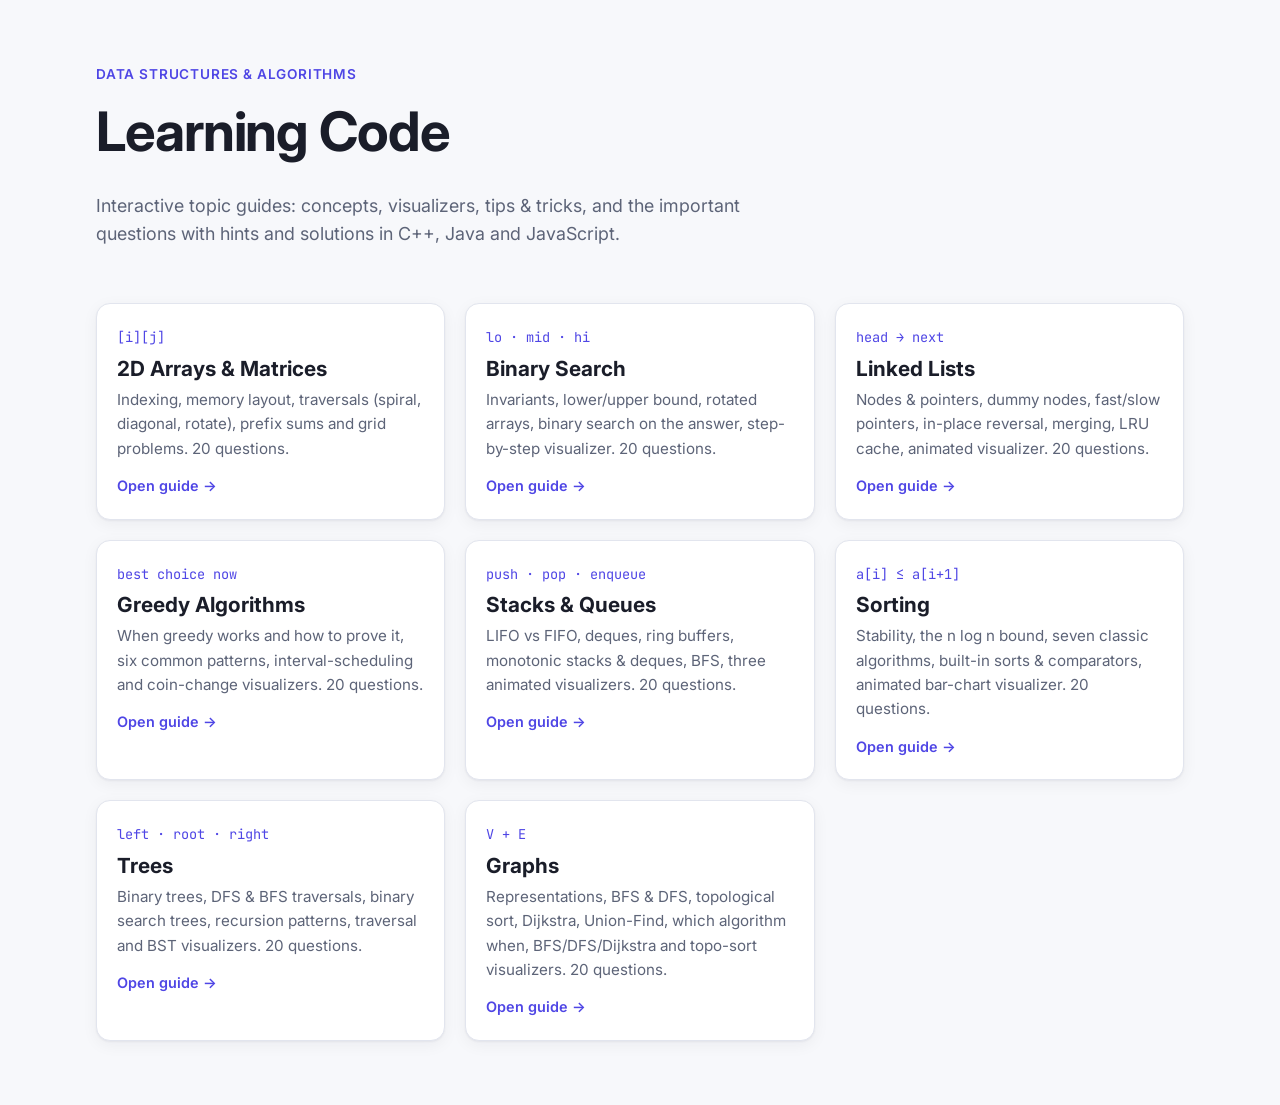
<file: index.html>
<!doctype html>
<html lang="en">
<head>
  <meta charset="utf-8">
  <meta name="viewport" content="width=device-width, initial-scale=1">
  <title>Learning Code</title>
  <meta name="description" content="Interactive guides to data structures and algorithms topics.">
  <link rel="preconnect" href="https://fonts.googleapis.com">
  <link rel="preconnect" href="https://fonts.gstatic.com" crossorigin>
  <link href="https://fonts.googleapis.com/css2?family=Inter:wght@400;500;600;700&family=JetBrains+Mono:wght@400;500&display=swap" rel="stylesheet">
  <link rel="stylesheet" href="2d-arrays/styles.css">
  <link rel="stylesheet" href="shared/glossary.css">
  <style>
    .topics { display: grid; grid-template-columns: repeat(auto-fill, minmax(280px, 1fr)); gap: 20px; padding-bottom: 64px; }
    .topic { text-decoration: none; color: var(--text); display: block; transition: transform .15s, border-color .15s; }
    .topic:hover { transform: translateY(-2px); border-color: var(--accent); }
    .topic h2 { font-size: 1.3rem; margin: 6px 0; }
    .topic p { color: var(--muted); font-size: .95rem; }
    .topic .go { color: var(--accent); font-weight: 600; font-size: .9rem; }
    .topic .ico { font-family: var(--mono); color: var(--accent); font-size: .85rem; }
  </style>
</head>
<body>
  <main>
    <section class="hero" style="grid-template-columns:1fr">
      <div class="hero-text">
        <p class="eyebrow">Data Structures &amp; Algorithms</p>
        <h1>Learning Code</h1>
        <p class="lead">Interactive topic guides: concepts, visualizers, tips &amp; tricks, and the important questions with hints and solutions in C++, Java and JavaScript.</p>
      </div>
    </section>
    <div class="topics">
      <a class="card topic" href="2d-arrays/index.html">
        <span class="ico">[i][j]</span>
        <h2>2D Arrays &amp; Matrices</h2>
        <p>Indexing, memory layout, traversals (spiral, diagonal, rotate), prefix sums and grid problems. 20 questions.</p>
        <span class="go">Open guide →</span>
      </a>
      <a class="card topic" href="binary-search/index.html">
        <span class="ico">lo · mid · hi</span>
        <h2>Binary Search</h2>
        <p>Invariants, lower/upper bound, rotated arrays, binary search on the answer, step-by-step visualizer. 20 questions.</p>
        <span class="go">Open guide →</span>
      </a>
      <a class="card topic" href="linked-list/index.html">
        <span class="ico">head → next</span>
        <h2>Linked Lists</h2>
        <p>Nodes &amp; pointers, dummy nodes, fast/slow pointers, in-place reversal, merging, LRU cache, animated visualizer. 20 questions.</p>
        <span class="go">Open guide →</span>
      </a>
      <a class="card topic" href="greedy/index.html">
        <span class="ico">best choice now</span>
        <h2>Greedy Algorithms</h2>
        <p>When greedy works and how to prove it, six common patterns, interval-scheduling and coin-change visualizers. 20 questions.</p>
        <span class="go">Open guide →</span>
      </a>
      <a class="card topic" href="stack-queue/index.html">
        <span class="ico">push · pop · enqueue</span>
        <h2>Stacks &amp; Queues</h2>
        <p>LIFO vs FIFO, deques, ring buffers, monotonic stacks &amp; deques, BFS, three animated visualizers. 20 questions.</p>
        <span class="go">Open guide →</span>
      </a>
      <a class="card topic" href="sorting/index.html">
        <span class="ico">a[i] ≤ a[i+1]</span>
        <h2>Sorting</h2>
        <p>Stability, the n log n bound, seven classic algorithms, built-in sorts &amp; comparators, animated bar-chart visualizer. 20 questions.</p>
        <span class="go">Open guide →</span>
      </a>
      <a class="card topic" href="trees/index.html">
        <span class="ico">left · root · right</span>
        <h2>Trees</h2>
        <p>Binary trees, DFS &amp; BFS traversals, binary search trees, recursion patterns, traversal and BST visualizers. 20 questions.</p>
        <span class="go">Open guide →</span>
      </a>
      <a class="card topic" href="graphs/index.html">
        <span class="ico">V + E</span>
        <h2>Graphs</h2>
        <p>Representations, BFS &amp; DFS, topological sort, Dijkstra, Union-Find, which algorithm when, BFS/DFS/Dijkstra and topo-sort visualizers. 20 questions.</p>
        <span class="go">Open guide →</span>
      </a>
    </div>
  </main>
  <script>
    try { const t = localStorage.getItem("theme"); if (t) document.documentElement.setAttribute("data-theme", JSON.parse(t)); } catch (e) {}
  </script>
  <script src="shared/glossary.js"></script>
</body>
</html>
</file>
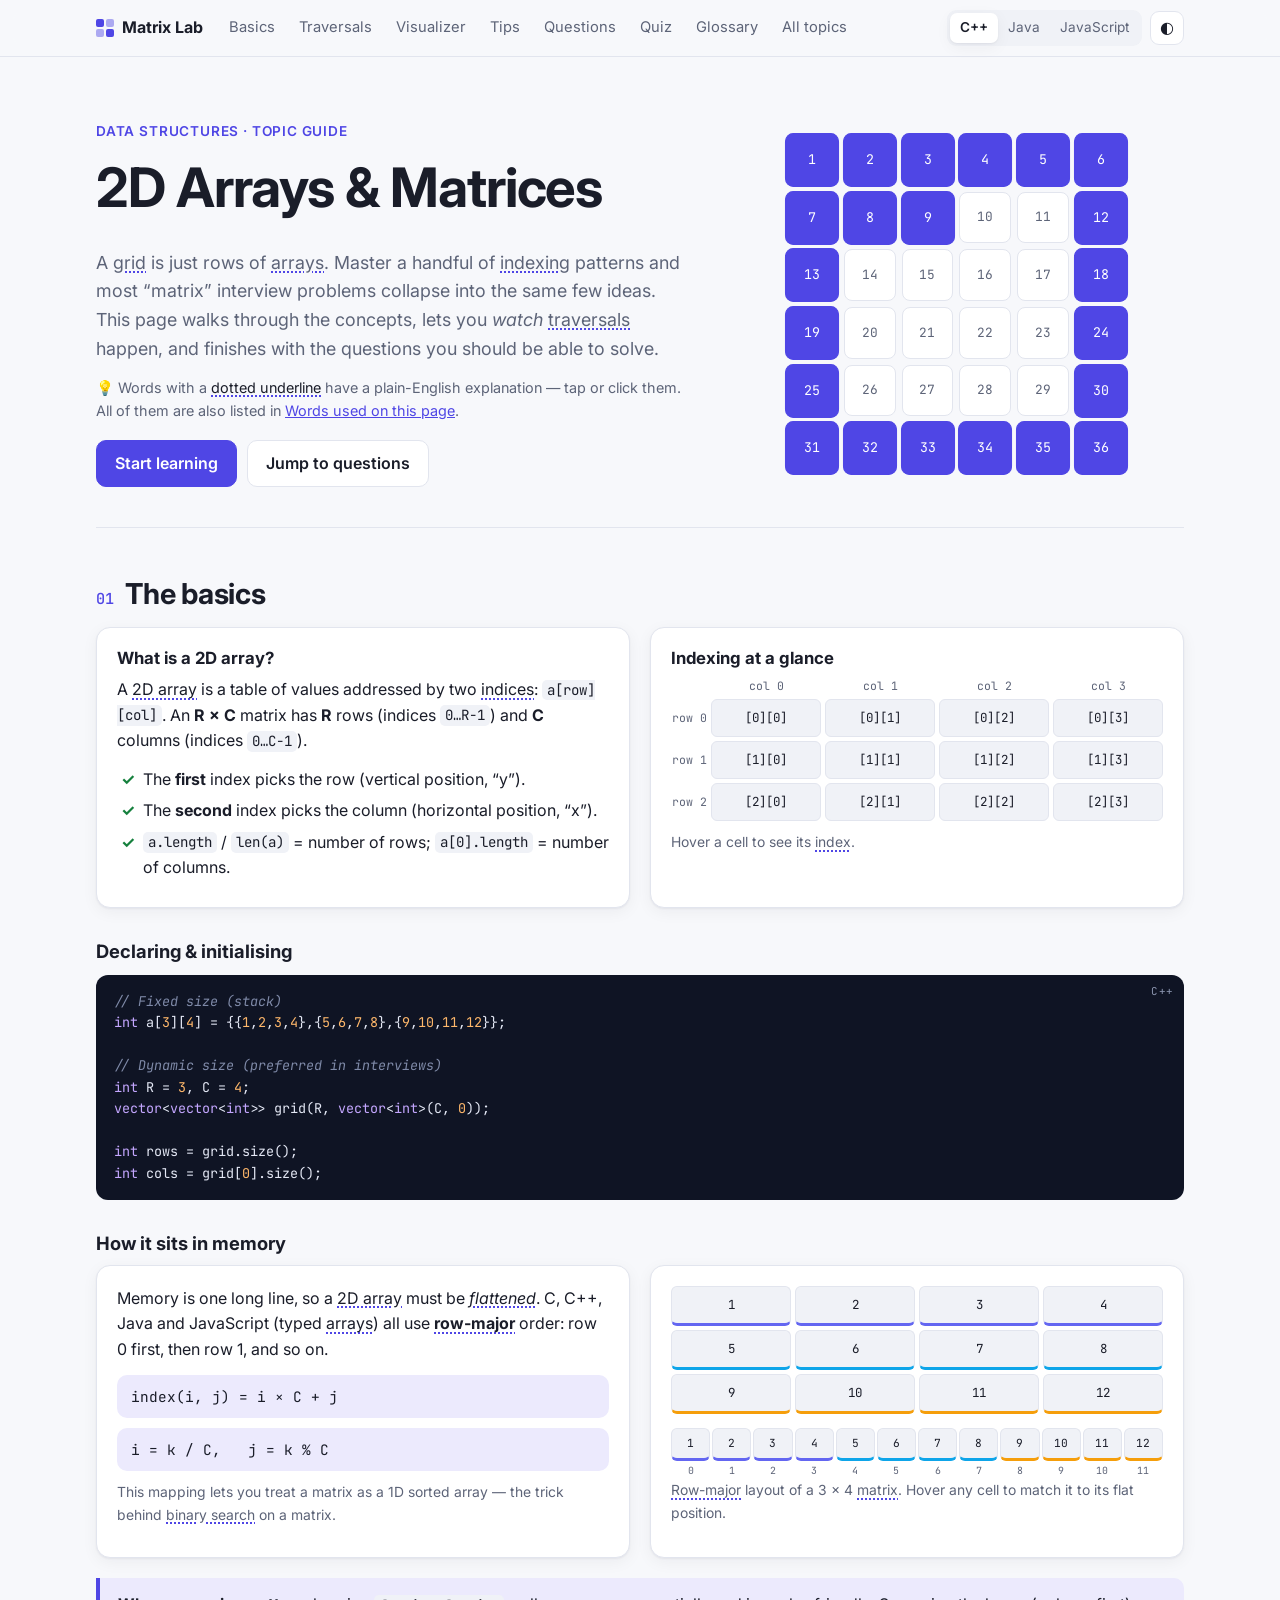
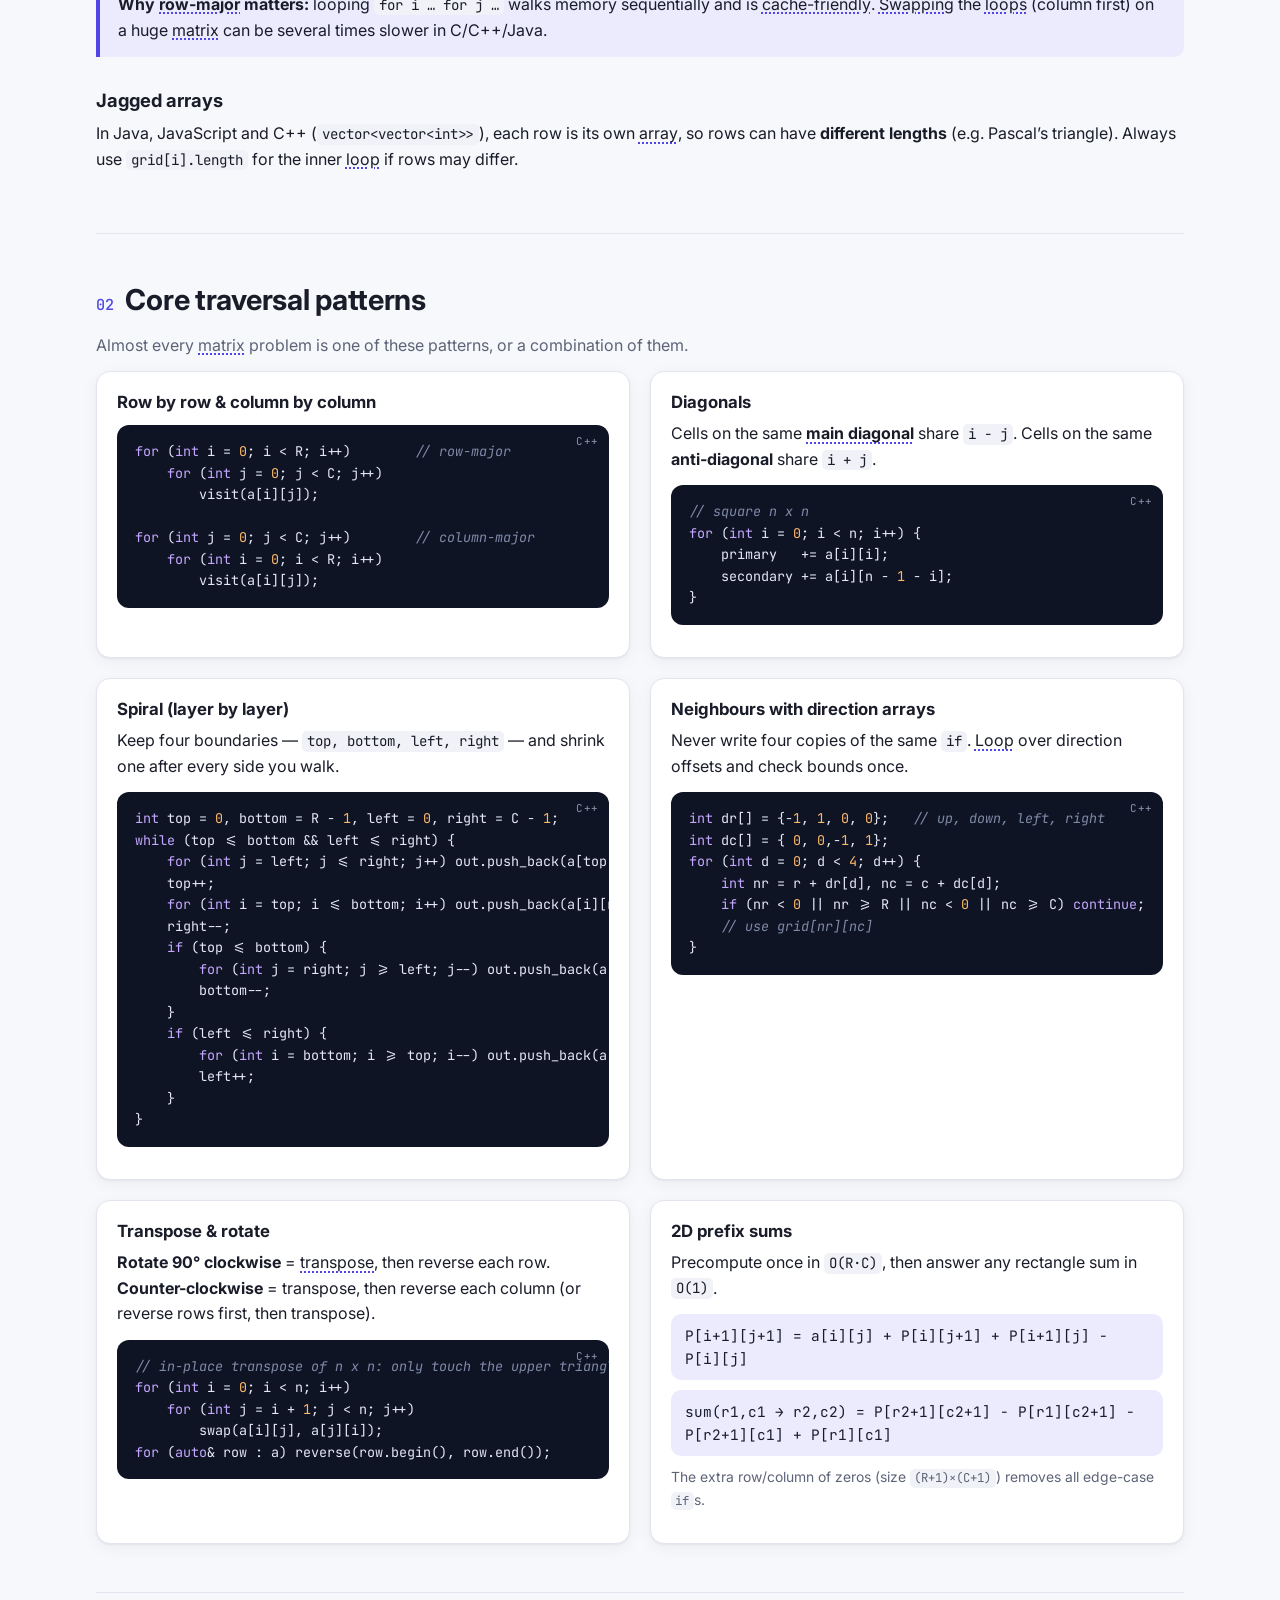
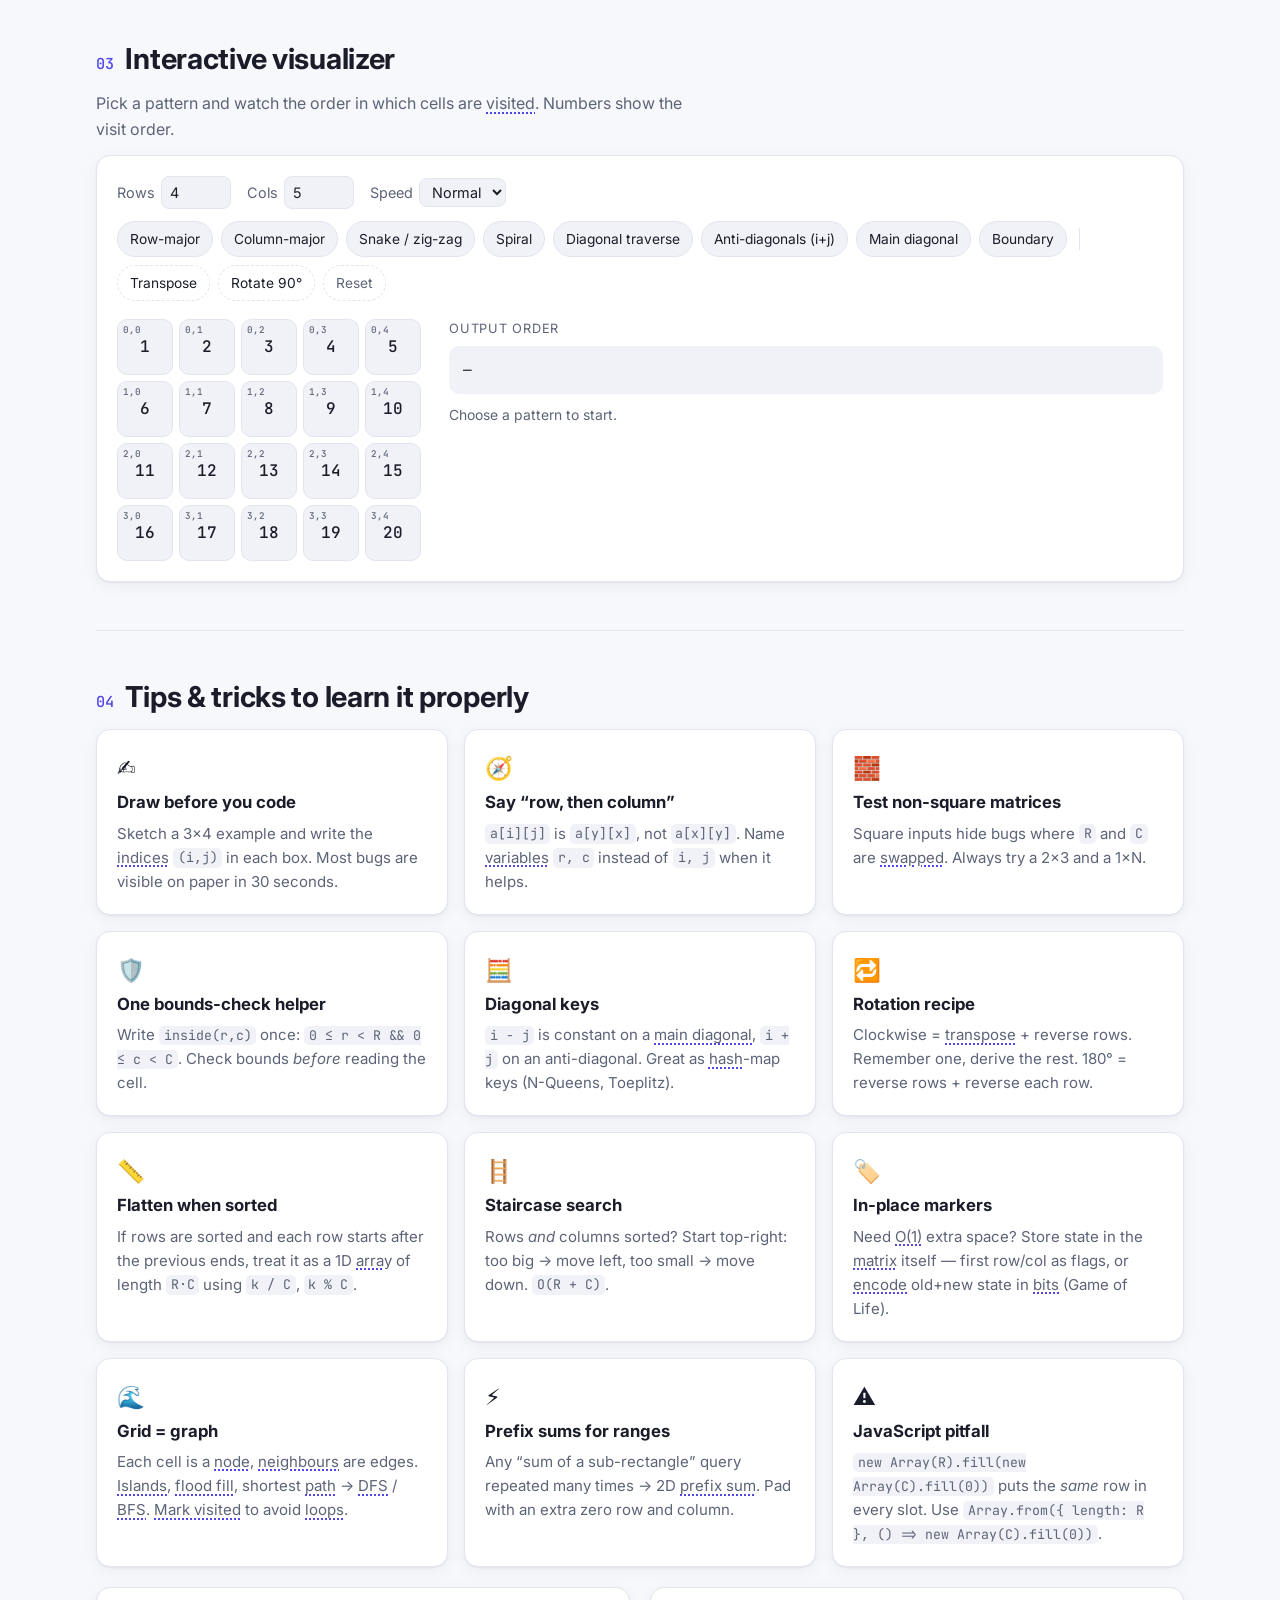
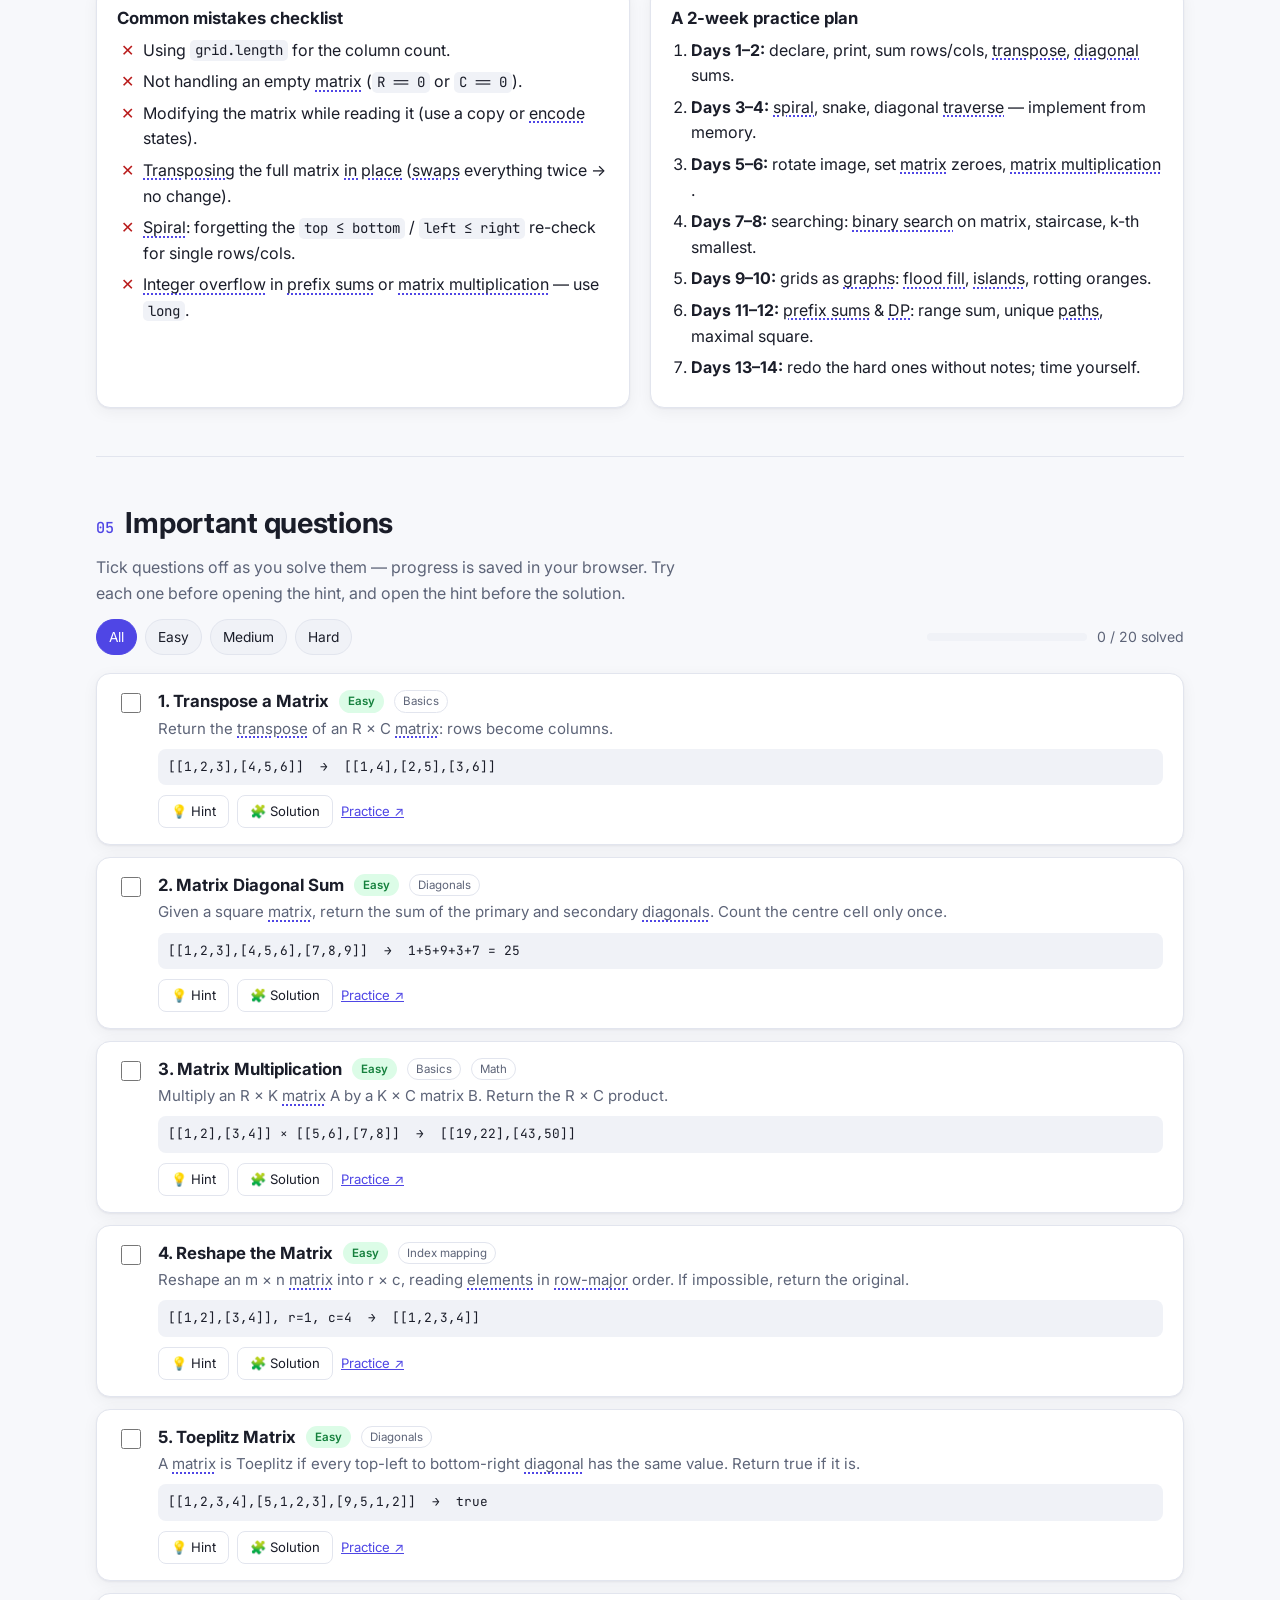
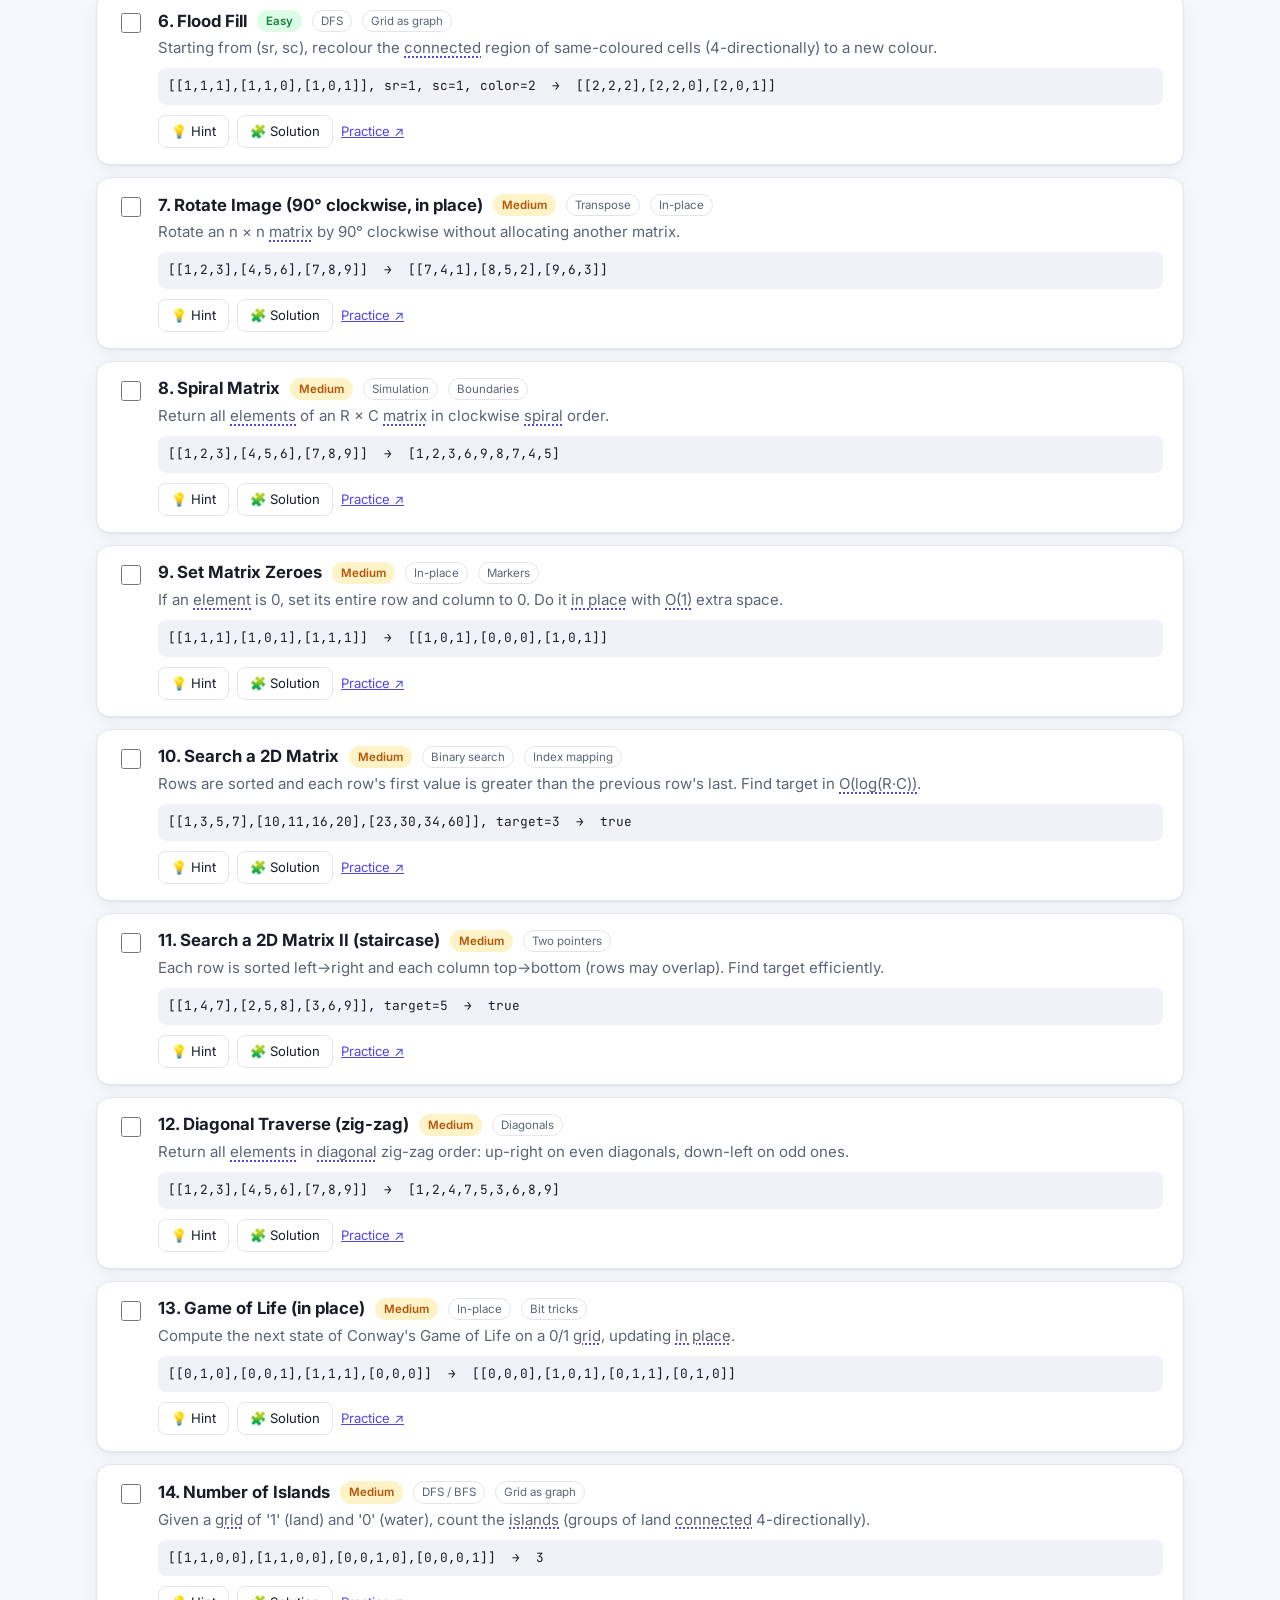
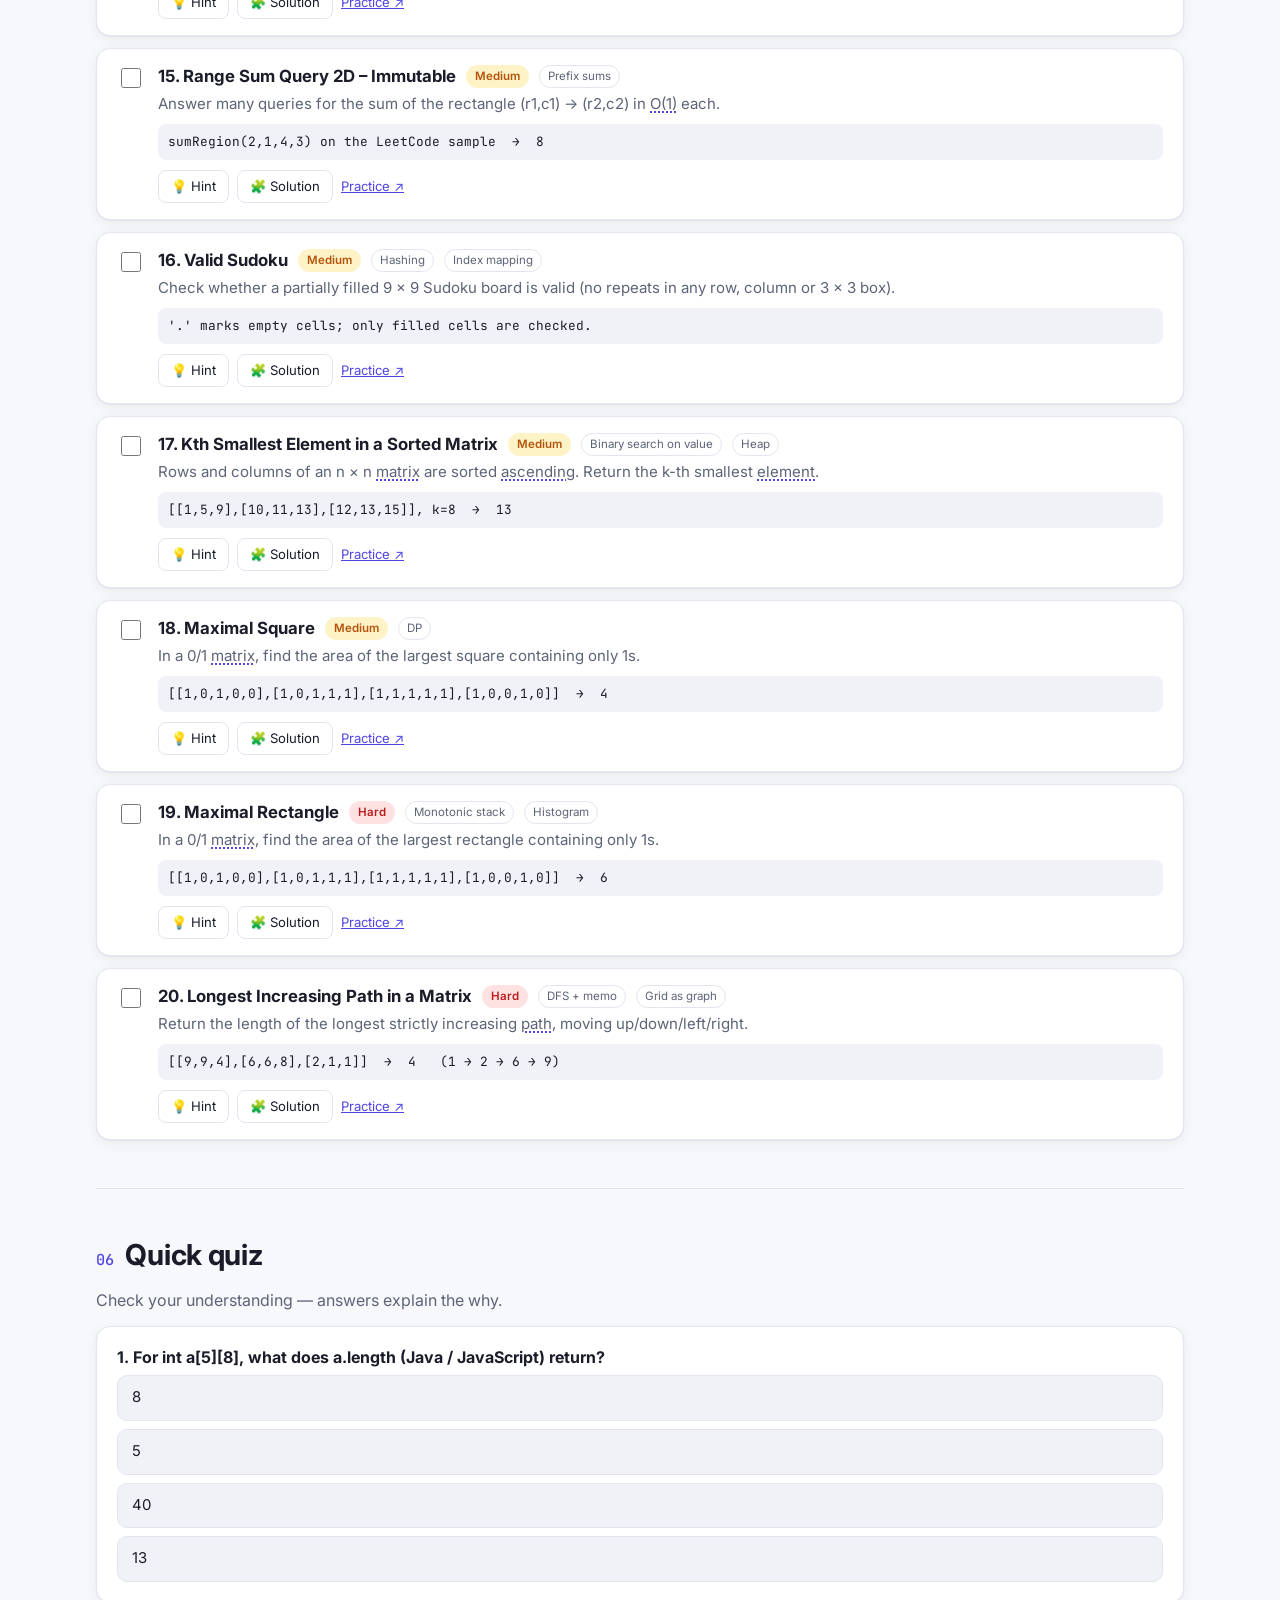
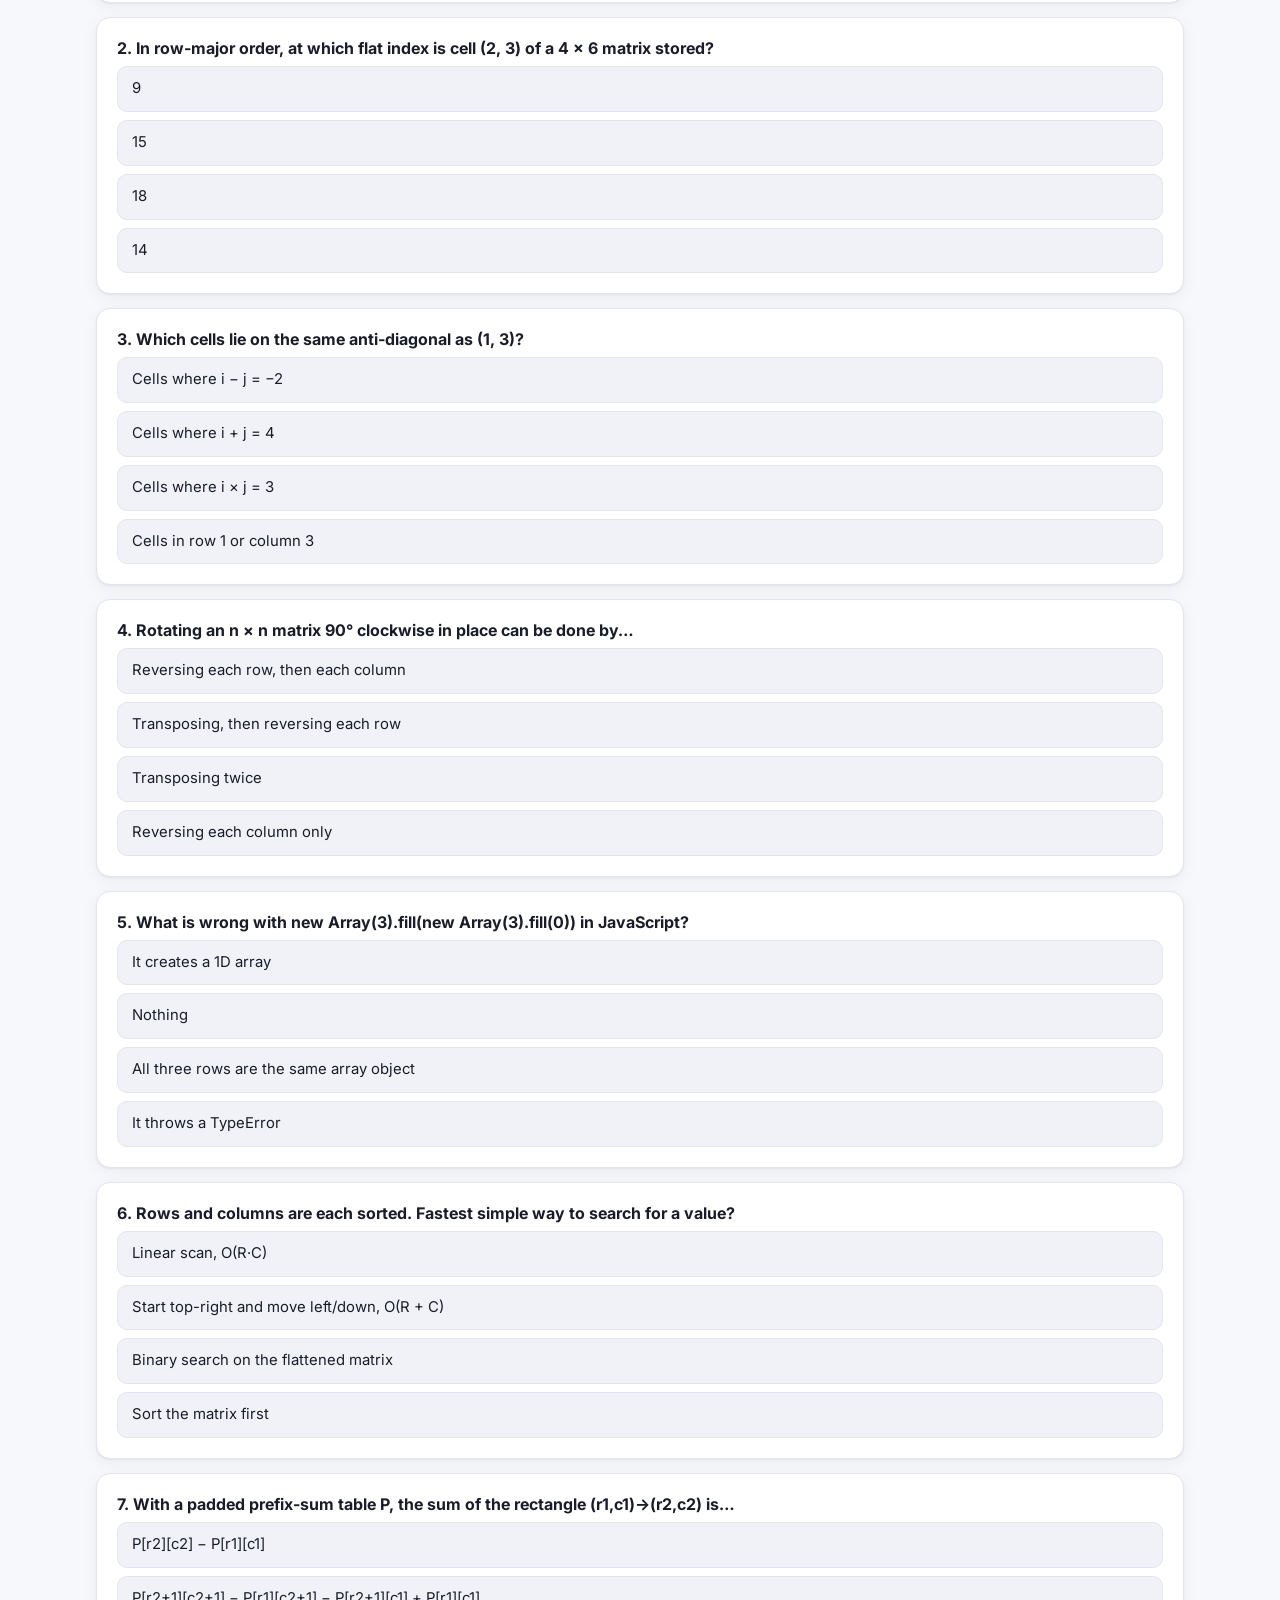
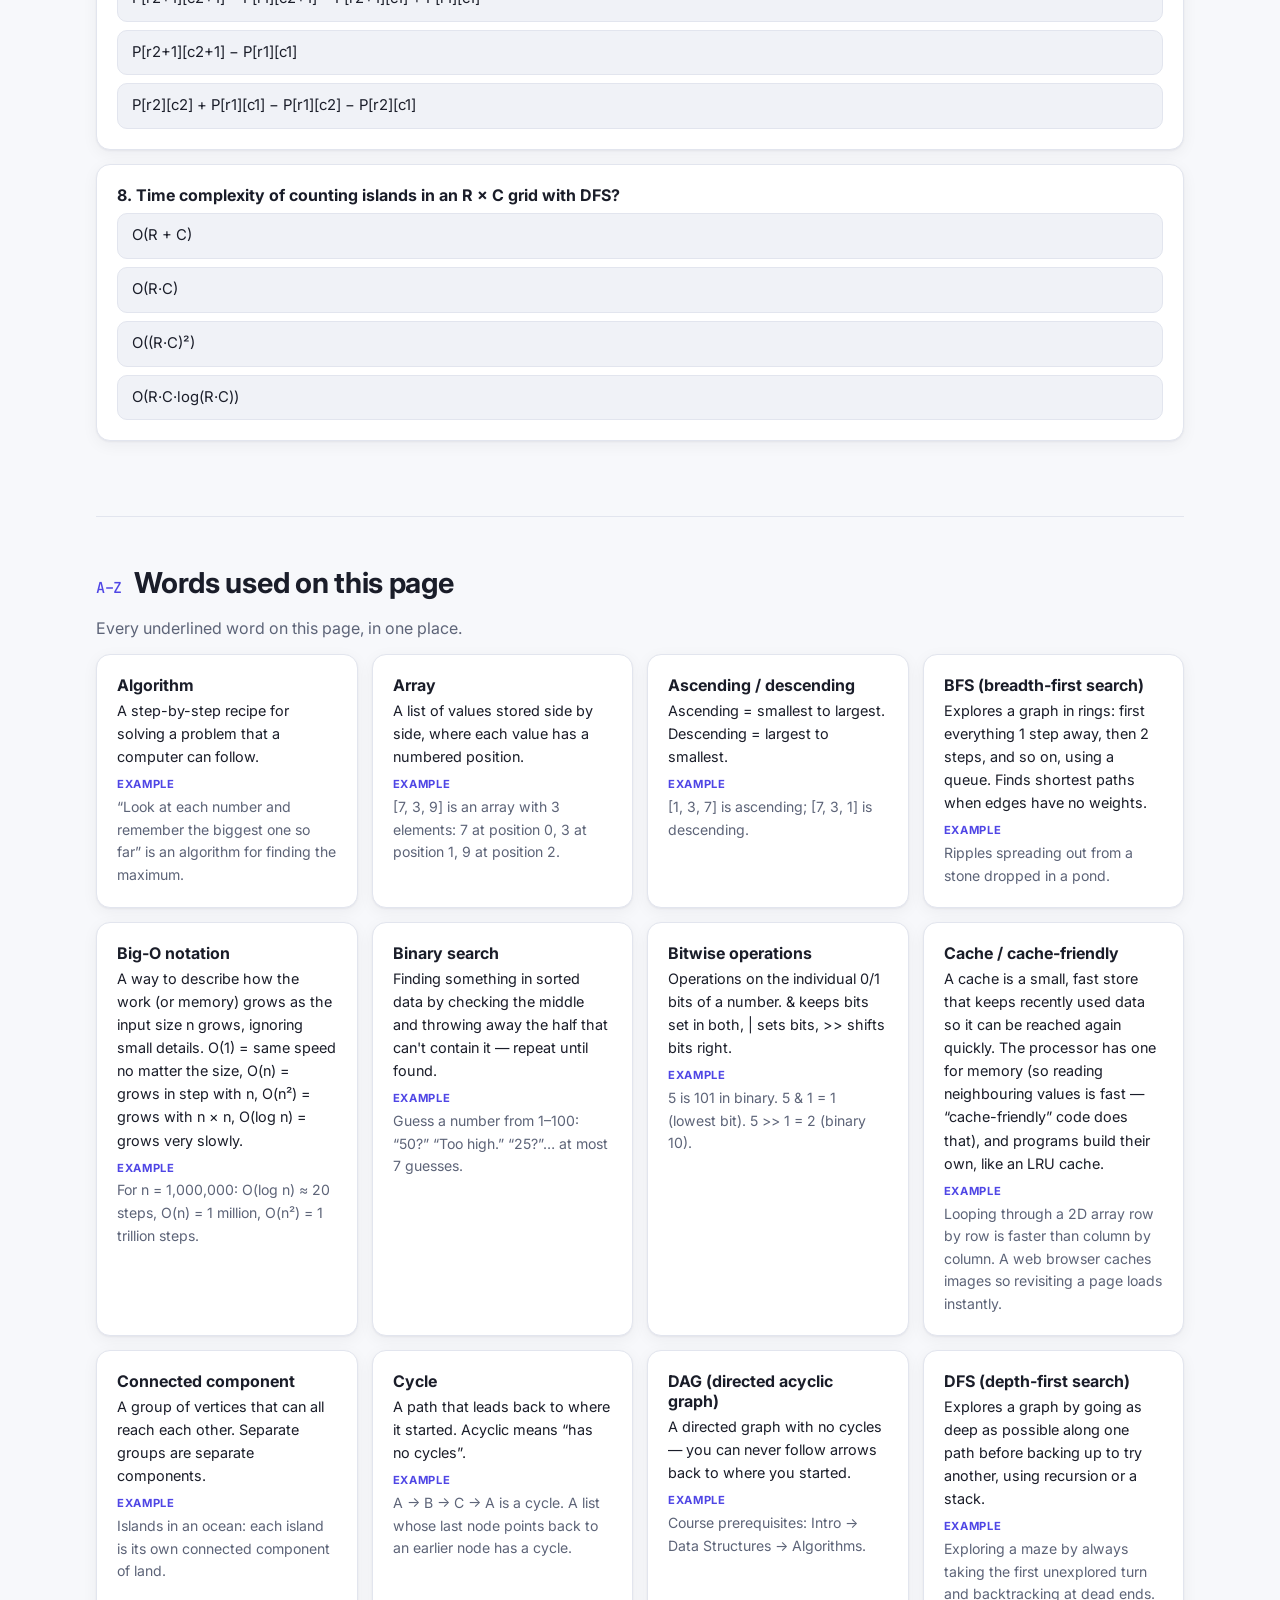
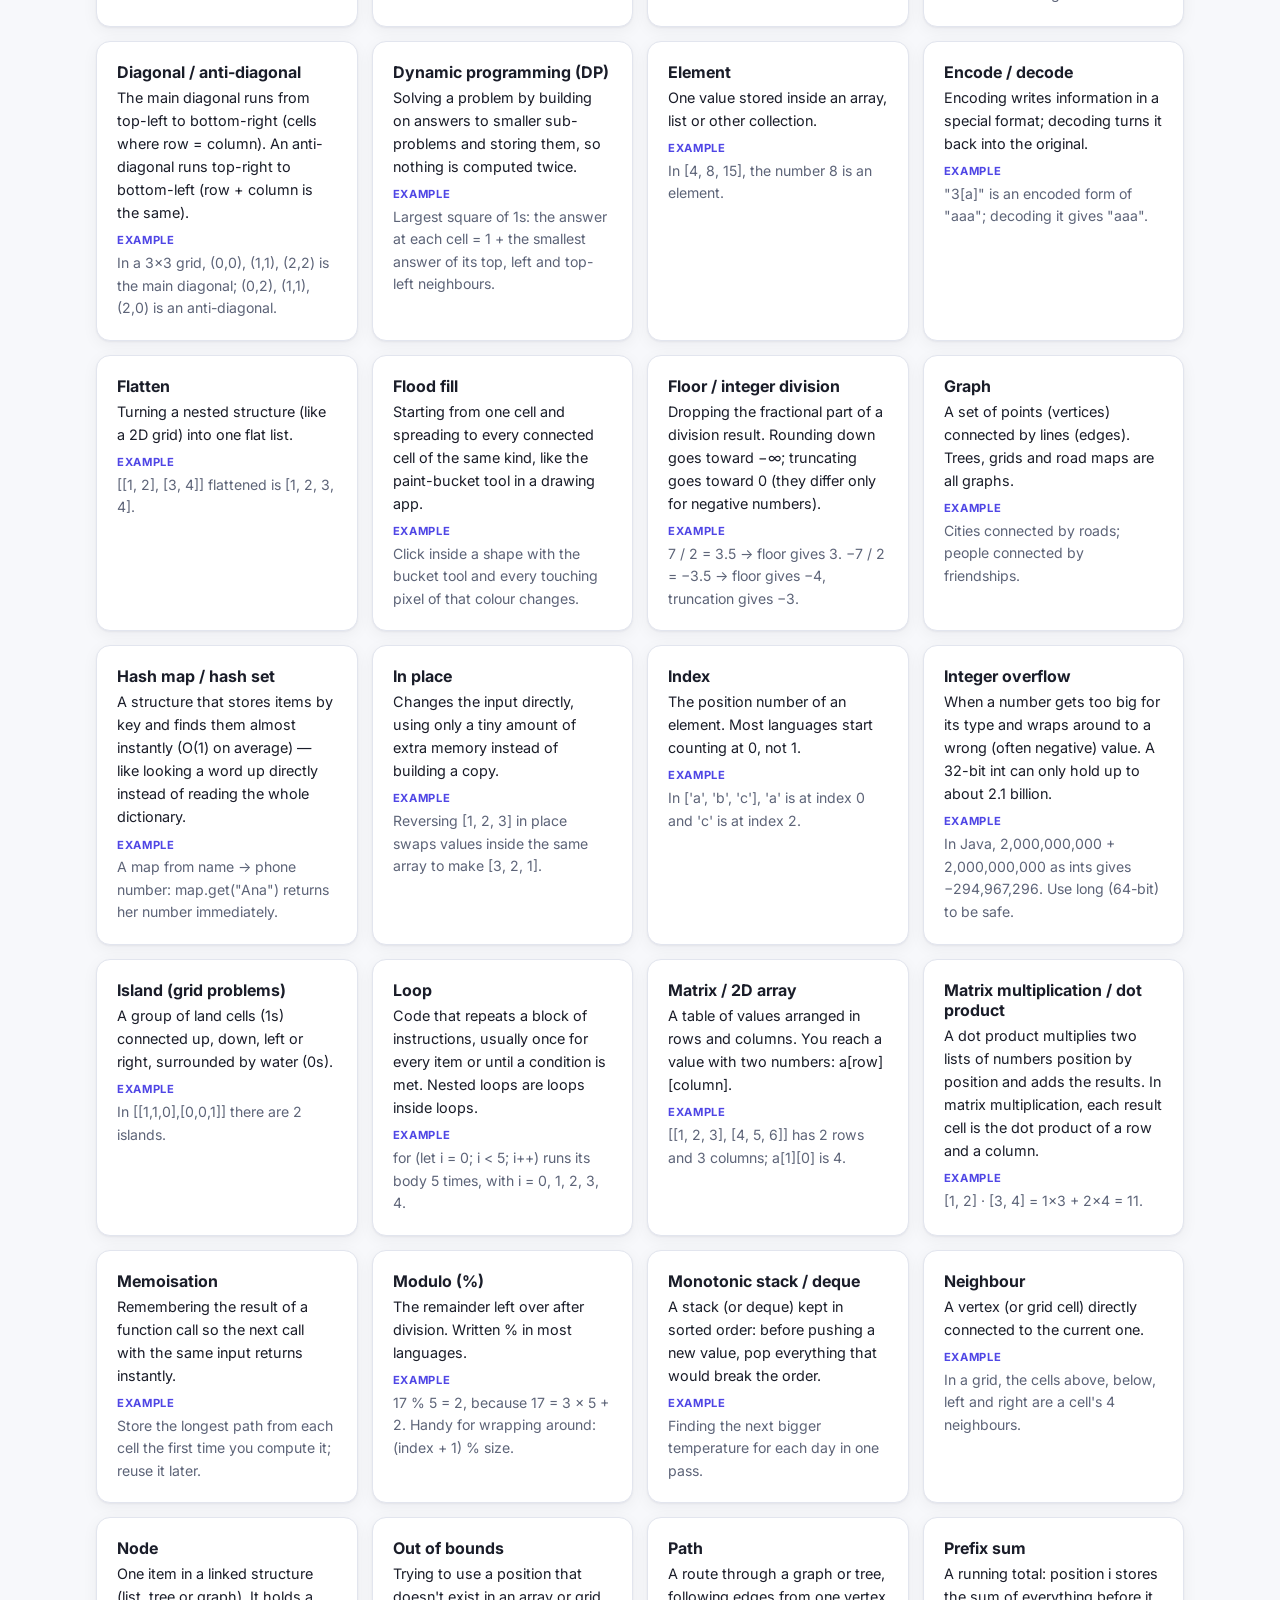
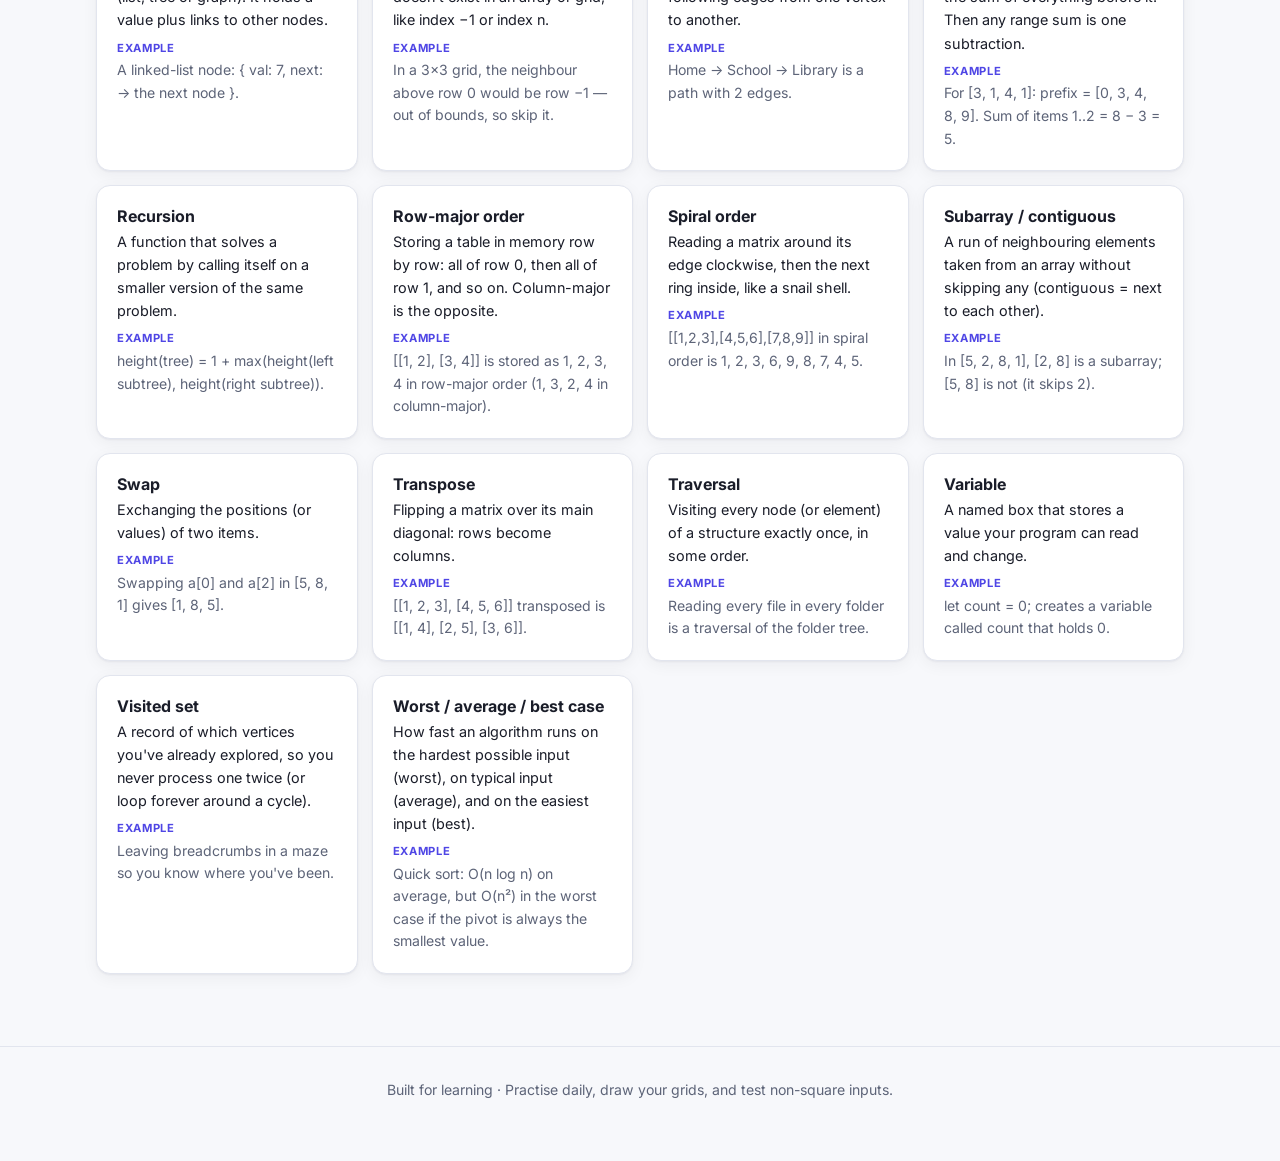
<file: 2d-arrays/index.html>
<!doctype html>
<html lang="en">
<head>
  <meta charset="utf-8">
  <meta name="viewport" content="width=device-width, initial-scale=1">
  <title>2D Arrays & Matrices</title>
  <meta name="description" content="Learn 2D arrays and matrices: concepts, traversal patterns, an interactive visualizer, tips and tricks, and the most important interview questions with solutions.">
  <link rel="preconnect" href="https://fonts.googleapis.com">
  <link rel="preconnect" href="https://fonts.gstatic.com" crossorigin>
  <link href="https://fonts.googleapis.com/css2?family=Inter:wght@400;500;600;700&family=JetBrains+Mono:wght@400;500&display=swap" rel="stylesheet">
  <link rel="stylesheet" href="styles.css">
  <link rel="stylesheet" href="../shared/glossary.css">
</head>
<body>
  <header class="topbar">
    <div class="topbar-inner">
      <a class="brand" href="#top">
        <span class="brand-grid" aria-hidden="true"><i></i><i></i><i></i><i></i></span>
        Matrix&nbsp;Lab
      </a>
      <nav class="nav" aria-label="Sections">
        <a href="#basics">Basics</a>
        <a href="#traversals">Traversals</a>
        <a href="#visualizer">Visualizer</a>
        <a href="#tips">Tips</a>
        <a href="#questions">Questions</a>
        <a href="#quiz">Quiz</a>
        <a href="../index.html">All topics</a>
      </nav>
      <div class="controls">
        <div class="lang-switch" role="group" aria-label="Code language">
          <button data-lang="cpp" class="active">C++</button>
          <button data-lang="java">Java</button>
          <button data-lang="js">JavaScript</button>
        </div>
        <button class="icon-btn" id="themeToggle" aria-label="Toggle dark mode" title="Toggle theme">◐</button>
      </div>
    </div>
  </header>

  <main id="top">
    <!-- HERO -->
    <section class="hero">
      <div class="hero-text">
        <p class="eyebrow">Data Structures · Topic Guide</p>
        <h1>2D Arrays &amp; Matrices</h1>
        <p class="lead">A grid is just rows of arrays. Master a handful of indexing patterns and
          most “matrix” interview problems collapse into the same few ideas. This page walks through the
          concepts, lets you <em>watch</em> traversals happen, and finishes with the questions you should be able to solve.</p>
        <div class="hero-cta">
          <a class="btn primary" href="#basics">Start learning</a>
          <a class="btn" href="#questions">Jump to questions</a>
        </div>
      </div>
      <div class="hero-matrix" aria-hidden="true" id="heroMatrix"></div>
    </section>

    <!-- BASICS -->
    <section id="basics" class="section">
      <h2><span class="num">01</span> The basics</h2>

      <div class="grid-2">
        <div class="card">
          <h3>What is a 2D array?</h3>
          <p>A 2D array is a table of values addressed by two indices: <code>a[row][col]</code>.
            An <strong>R × C</strong> matrix has <strong>R</strong> rows (indices <code>0…R-1</code>) and
            <strong>C</strong> columns (indices <code>0…C-1</code>).</p>
          <ul class="checks">
            <li>The <strong>first</strong> index picks the row (vertical position, “y”).</li>
            <li>The <strong>second</strong> index picks the column (horizontal position, “x”).</li>
            <li><code>a.length</code> / <code>len(a)</code> = number of rows; <code>a[0].length</code> = number of columns.</li>
          </ul>
        </div>
        <div class="card">
          <h3>Indexing at a glance</h3>
          <div class="index-demo" id="indexDemo"></div>
          <p class="muted small" id="indexDemoText">Hover a cell to see its index.</p>
        </div>
      </div>

      <h3 class="sub">Declaring &amp; initialising</h3>
      <div class="code" data-code>
<pre data-lang="cpp"><code>// Fixed size (stack)
int a[3][4] = {{1,2,3,4},{5,6,7,8},{9,10,11,12}};

// Dynamic size (preferred in interviews)
int R = 3, C = 4;
vector&lt;vector&lt;int&gt;&gt; grid(R, vector&lt;int&gt;(C, 0));

int rows = grid.size();
int cols = grid[0].size();</code></pre>
<pre data-lang="java"><code>// Fixed values
int[][] a = {{1,2,3,4},{5,6,7,8},{9,10,11,12}};

// Dynamic size — all cells start at 0
int R = 3, C = 4;
int[][] grid = new int[R][C];

int rows = grid.length;
int cols = grid[0].length;</code></pre>
<pre data-lang="js"><code>// Fixed values
const a = [[1, 2, 3, 4], [5, 6, 7, 8], [9, 10, 11, 12]];

// Dynamic size — build each row separately!
const R = 3, C = 4;
const grid = Array.from({ length: R }, () =&gt; new Array(C).fill(0));

// WRONG: every row is the SAME array object
const bad = new Array(R).fill(new Array(C).fill(0));
bad[0][0] = 9;   // changes column 0 of every row!

const rows = grid.length, cols = grid[0].length;</code></pre>
      </div>

      <h3 class="sub">How it sits in memory</h3>
      <div class="grid-2">
        <div class="card">
          <p>Memory is one long line, so a 2D array must be <em>flattened</em>. C, C++, Java and JavaScript (typed arrays)
            all use <strong>row-major</strong> order: row 0 first, then row 1, and so on.</p>
          <div class="formula">index(i, j) = i × C + j</div>
          <div class="formula">i = k / C, &nbsp; j = k % C</div>
          <p class="muted small">This mapping lets you treat a matrix as a 1D sorted array — the trick behind binary search on a matrix.</p>
        </div>
        <div class="card">
          <div class="flatten" id="flattenDemo"></div>
          <p class="muted small">Row-major layout of a 3 × 4 matrix. Hover any cell to match it to its flat position.</p>
        </div>
      </div>

      <div class="callout">
        <strong>Why row-major matters:</strong> looping <code>for i … for j …</code> walks memory sequentially and is
        cache-friendly. Swapping the loops (column first) on a huge matrix can be several times slower in C/C++/Java.
      </div>

      <h3 class="sub">Jagged arrays</h3>
      <p>In Java, JavaScript and C++ (<code>vector&lt;vector&lt;int&gt;&gt;</code>), each row is its own array, so rows can have
        <strong>different lengths</strong> (e.g. Pascal’s triangle). Always use <code>grid[i].length</code> for the inner loop
        if rows may differ.</p>
    </section>

    <!-- TRAVERSALS -->
    <section id="traversals" class="section">
      <h2><span class="num">02</span> Core traversal patterns</h2>
      <p class="lead small-lead">Almost every matrix problem is one of these patterns, or a combination of them.</p>

      <div class="pattern-list">
        <article class="card pattern">
          <h3>Row by row &amp; column by column</h3>
          <div class="code" data-code>
<pre data-lang="cpp"><code>for (int i = 0; i &lt; R; i++)        // row-major
    for (int j = 0; j &lt; C; j++)
        visit(a[i][j]);

for (int j = 0; j &lt; C; j++)        // column-major
    for (int i = 0; i &lt; R; i++)
        visit(a[i][j]);</code></pre>
<pre data-lang="java"><code>for (int i = 0; i &lt; R; i++)        // row-major
    for (int j = 0; j &lt; C; j++)
        visit(a[i][j]);

for (int j = 0; j &lt; C; j++)        // column-major
    for (int i = 0; i &lt; R; i++)
        visit(a[i][j]);</code></pre>
<pre data-lang="js"><code>for (let i = 0; i &lt; R; i++)        // row-major
    for (let j = 0; j &lt; C; j++)
        visit(a[i][j]);

for (let j = 0; j &lt; C; j++)        // column-major
    for (let i = 0; i &lt; R; i++)
        visit(a[i][j]);</code></pre>
          </div>
        </article>

        <article class="card pattern">
          <h3>Diagonals</h3>
          <p>Cells on the same <strong>main diagonal</strong> share <code>i - j</code>. Cells on the same
            <strong>anti-diagonal</strong> share <code>i + j</code>.</p>
          <div class="code" data-code>
<pre data-lang="cpp"><code>// square n x n
for (int i = 0; i &lt; n; i++) {
    primary   += a[i][i];
    secondary += a[i][n - 1 - i];
}</code></pre>
<pre data-lang="java"><code>// square n x n
for (int i = 0; i &lt; n; i++) {
    primary   += a[i][i];
    secondary += a[i][n - 1 - i];
}</code></pre>
<pre data-lang="js"><code>// square n x n
for (let i = 0; i &lt; n; i++) {
    primary   += a[i][i];
    secondary += a[i][n - 1 - i];
}</code></pre>
          </div>
        </article>

        <article class="card pattern">
          <h3>Spiral (layer by layer)</h3>
          <p>Keep four boundaries — <code>top, bottom, left, right</code> — and shrink one after every side you walk.</p>
          <div class="code" data-code>
<pre data-lang="cpp"><code>int top = 0, bottom = R - 1, left = 0, right = C - 1;
while (top &lt;= bottom &amp;&amp; left &lt;= right) {
    for (int j = left; j &lt;= right; j++) out.push_back(a[top][j]);
    top++;
    for (int i = top; i &lt;= bottom; i++) out.push_back(a[i][right]);
    right--;
    if (top &lt;= bottom) {
        for (int j = right; j &gt;= left; j--) out.push_back(a[bottom][j]);
        bottom--;
    }
    if (left &lt;= right) {
        for (int i = bottom; i &gt;= top; i--) out.push_back(a[i][left]);
        left++;
    }
}</code></pre>
<pre data-lang="java"><code>int top = 0, bottom = R - 1, left = 0, right = C - 1;
while (top &lt;= bottom &amp;&amp; left &lt;= right) {
    for (int j = left; j &lt;= right; j++) out.add(a[top][j]);
    top++;
    for (int i = top; i &lt;= bottom; i++) out.add(a[i][right]);
    right--;
    if (top &lt;= bottom) {
        for (int j = right; j &gt;= left; j--) out.add(a[bottom][j]);
        bottom--;
    }
    if (left &lt;= right) {
        for (int i = bottom; i &gt;= top; i--) out.add(a[i][left]);
        left++;
    }
}</code></pre>
<pre data-lang="js"><code>let top = 0, bottom = R - 1, left = 0, right = C - 1;
while (top &lt;= bottom &amp;&amp; left &lt;= right) {
    for (let j = left; j &lt;= right; j++) out.push(a[top][j]);
    top++;
    for (let i = top; i &lt;= bottom; i++) out.push(a[i][right]);
    right--;
    if (top &lt;= bottom) {
        for (let j = right; j &gt;= left; j--) out.push(a[bottom][j]);
        bottom--;
    }
    if (left &lt;= right) {
        for (let i = bottom; i &gt;= top; i--) out.push(a[i][left]);
        left++;
    }
}</code></pre>
          </div>
        </article>

        <article class="card pattern">
          <h3>Neighbours with direction arrays</h3>
          <p>Never write four copies of the same <code>if</code>. Loop over direction offsets and check bounds once.</p>
          <div class="code" data-code>
<pre data-lang="cpp"><code>int dr[] = {-1, 1, 0, 0};   // up, down, left, right
int dc[] = { 0, 0,-1, 1};
for (int d = 0; d &lt; 4; d++) {
    int nr = r + dr[d], nc = c + dc[d];
    if (nr &lt; 0 || nr &gt;= R || nc &lt; 0 || nc &gt;= C) continue;
    // use grid[nr][nc]
}</code></pre>
<pre data-lang="java"><code>int[][] dirs = {{-1,0},{1,0},{0,-1},{0,1}};
for (int[] d : dirs) {
    int nr = r + d[0], nc = c + d[1];
    if (nr &lt; 0 || nr &gt;= R || nc &lt; 0 || nc &gt;= C) continue;
    // use grid[nr][nc]
}</code></pre>
<pre data-lang="js"><code>const DIRS = [[-1, 0], [1, 0], [0, -1], [0, 1]];
for (const [dr, dc] of DIRS) {
    const nr = r + dr, nc = c + dc;
    if (nr &lt; 0 || nr &gt;= R || nc &lt; 0 || nc &gt;= C) continue;
    // use grid[nr][nc]
}</code></pre>
          </div>
        </article>

        <article class="card pattern">
          <h3>Transpose &amp; rotate</h3>
          <p><strong>Rotate 90° clockwise</strong> = transpose, then reverse each row.
            <strong>Counter-clockwise</strong> = transpose, then reverse each column (or reverse rows first, then transpose).</p>
          <div class="code" data-code>
<pre data-lang="cpp"><code>// in-place transpose of n x n: only touch the upper triangle
for (int i = 0; i &lt; n; i++)
    for (int j = i + 1; j &lt; n; j++)
        swap(a[i][j], a[j][i]);
for (auto&amp; row : a) reverse(row.begin(), row.end());</code></pre>
<pre data-lang="java"><code>// in-place transpose of n x n: only touch the upper triangle
for (int i = 0; i &lt; n; i++)
    for (int j = i + 1; j &lt; n; j++) {
        int t = a[i][j]; a[i][j] = a[j][i]; a[j][i] = t;
    }
for (int[] row : a)
    for (int l = 0, r = n - 1; l &lt; r; l++, r--) {
        int t = row[l]; row[l] = row[r]; row[r] = t;
    }</code></pre>
<pre data-lang="js"><code>// in-place transpose of n x n: only touch the upper triangle
for (let i = 0; i &lt; n; i++)
    for (let j = i + 1; j &lt; n; j++)
        [a[i][j], a[j][i]] = [a[j][i], a[i][j]];
for (const row of a) row.reverse();

// one-liner (new matrix): a[0].map((_, j) =&gt; a.map(row =&gt; row[j]).reverse())</code></pre>
          </div>
        </article>

        <article class="card pattern">
          <h3>2D prefix sums</h3>
          <p>Precompute once in <code>O(R·C)</code>, then answer any rectangle sum in <code>O(1)</code>.</p>
          <div class="formula">P[i+1][j+1] = a[i][j] + P[i][j+1] + P[i+1][j] − P[i][j]</div>
          <div class="formula">sum(r1,c1 → r2,c2) = P[r2+1][c2+1] − P[r1][c2+1] − P[r2+1][c1] + P[r1][c1]</div>
          <p class="muted small">The extra row/column of zeros (size <code>(R+1)×(C+1)</code>) removes all edge-case <code>if</code>s.</p>
        </article>
      </div>
    </section>

    <!-- VISUALIZER -->
    <section id="visualizer" class="section">
      <h2><span class="num">03</span> Interactive visualizer</h2>
      <p class="lead small-lead">Pick a pattern and watch the order in which cells are visited. Numbers show the visit order.</p>

      <div class="viz card">
        <div class="viz-controls">
          <label>Rows <input type="number" id="vizRows" min="1" max="8" value="4"></label>
          <label>Cols <input type="number" id="vizCols" min="1" max="8" value="5"></label>
          <label>Speed
            <select id="vizSpeed">
              <option value="500">Slow</option>
              <option value="250" selected>Normal</option>
              <option value="90">Fast</option>
            </select>
          </label>
        </div>
        <div class="viz-buttons" id="vizButtons">
          <button data-pattern="row">Row-major</button>
          <button data-pattern="col">Column-major</button>
          <button data-pattern="snake">Snake / zig-zag</button>
          <button data-pattern="spiral">Spiral</button>
          <button data-pattern="diag">Diagonal traverse</button>
          <button data-pattern="anti">Anti-diagonals (i+j)</button>
          <button data-pattern="main">Main diagonal</button>
          <button data-pattern="border">Boundary</button>
          <span class="divider"></span>
          <button data-op="transpose" class="op">Transpose</button>
          <button data-op="rotate" class="op">Rotate 90°</button>
          <button data-op="reset" class="op ghost">Reset</button>
        </div>
        <div class="viz-stage">
          <div class="viz-grid" id="vizGrid"></div>
          <div class="viz-side">
            <div class="viz-out-label">Output order</div>
            <div class="viz-out" id="vizOut">—</div>
            <p class="muted small" id="vizNote">Choose a pattern to start.</p>
          </div>
        </div>
      </div>
    </section>

    <!-- TIPS -->
    <section id="tips" class="section">
      <h2><span class="num">04</span> Tips &amp; tricks to learn it properly</h2>

      <div class="tips">
        <div class="tip card"><div class="tip-ico">✍️</div><h3>Draw before you code</h3>
          <p>Sketch a 3×4 example and write the indices <code>(i,j)</code> in each box. Most bugs are visible on paper in 30 seconds.</p></div>
        <div class="tip card"><div class="tip-ico">🧭</div><h3>Say “row, then column”</h3>
          <p><code>a[i][j]</code> is <code>a[y][x]</code>, not <code>a[x][y]</code>. Name variables <code>r, c</code> instead of <code>i, j</code> when it helps.</p></div>
        <div class="tip card"><div class="tip-ico">🧱</div><h3>Test non-square matrices</h3>
          <p>Square inputs hide bugs where <code>R</code> and <code>C</code> are swapped. Always try a 2×3 and a 1×N.</p></div>
        <div class="tip card"><div class="tip-ico">🛡️</div><h3>One bounds-check helper</h3>
          <p>Write <code>inside(r,c)</code> once: <code>0 ≤ r &lt; R &amp;&amp; 0 ≤ c &lt; C</code>. Check bounds <em>before</em> reading the cell.</p></div>
        <div class="tip card"><div class="tip-ico">🧮</div><h3>Diagonal keys</h3>
          <p><code>i − j</code> is constant on a main diagonal, <code>i + j</code> on an anti-diagonal. Great as hash-map keys (N-Queens, Toeplitz).</p></div>
        <div class="tip card"><div class="tip-ico">🔁</div><h3>Rotation recipe</h3>
          <p>Clockwise = transpose + reverse rows. Remember one, derive the rest. 180° = reverse rows + reverse each row.</p></div>
        <div class="tip card"><div class="tip-ico">📏</div><h3>Flatten when sorted</h3>
          <p>If rows are sorted and each row starts after the previous ends, treat it as a 1D array of length <code>R·C</code> using <code>k / C</code>, <code>k % C</code>.</p></div>
        <div class="tip card"><div class="tip-ico">🪜</div><h3>Staircase search</h3>
          <p>Rows <em>and</em> columns sorted? Start top-right: too big → move left, too small → move down. <code>O(R + C)</code>.</p></div>
        <div class="tip card"><div class="tip-ico">🏷️</div><h3>In-place markers</h3>
          <p>Need O(1) extra space? Store state in the matrix itself — first row/col as flags, or encode old+new state in bits (Game of Life).</p></div>
        <div class="tip card"><div class="tip-ico">🌊</div><h3>Grid = graph</h3>
          <p>Each cell is a node, neighbours are edges. Islands, flood fill, shortest path → DFS / BFS. Mark visited to avoid loops.</p></div>
        <div class="tip card"><div class="tip-ico">⚡</div><h3>Prefix sums for ranges</h3>
          <p>Any “sum of a sub-rectangle” query repeated many times → 2D prefix sum. Pad with an extra zero row and column.</p></div>
        <div class="tip card"><div class="tip-ico">⚠️</div><h3>JavaScript pitfall</h3>
          <p><code>new Array(R).fill(new Array(C).fill(0))</code> puts the <em>same</em> row in every slot. Use <code>Array.from({ length: R }, () =&gt; new Array(C).fill(0))</code>.</p></div>
      </div>

      <div class="grid-2 mt">
        <div class="card">
          <h3>Common mistakes checklist</h3>
          <ul class="crosses">
            <li>Using <code>grid.length</code> for the column count.</li>
            <li>Not handling an empty matrix (<code>R == 0</code> or <code>C == 0</code>).</li>
            <li>Modifying the matrix while reading it (use a copy or encode states).</li>
            <li>Transposing the full matrix in place (swaps everything twice → no change).</li>
            <li>Spiral: forgetting the <code>top ≤ bottom</code> / <code>left ≤ right</code> re-check for single rows/cols.</li>
            <li>Integer overflow in prefix sums or matrix multiplication — use <code>long</code>.</li>
          </ul>
        </div>
        <div class="card">
          <h3>A 2-week practice plan</h3>
          <ol class="plan">
            <li><strong>Days 1–2:</strong> declare, print, sum rows/cols, transpose, diagonal sums.</li>
            <li><strong>Days 3–4:</strong> spiral, snake, diagonal traverse — implement from memory.</li>
            <li><strong>Days 5–6:</strong> rotate image, set matrix zeroes, matrix multiplication.</li>
            <li><strong>Days 7–8:</strong> searching: binary search on matrix, staircase, k-th smallest.</li>
            <li><strong>Days 9–10:</strong> grids as graphs: flood fill, islands, rotting oranges.</li>
            <li><strong>Days 11–12:</strong> prefix sums &amp; DP: range sum, unique paths, maximal square.</li>
            <li><strong>Days 13–14:</strong> redo the hard ones without notes; time yourself.</li>
          </ol>
        </div>
      </div>
    </section>

    <!-- QUESTIONS -->
    <section id="questions" class="section">
      <h2><span class="num">05</span> Important questions</h2>
      <p class="lead small-lead">Tick questions off as you solve them — progress is saved in your browser. Try each one before opening the hint, and open the hint before the solution.</p>

      <div class="q-toolbar">
        <div class="filters" role="group" aria-label="Filter by difficulty">
          <button class="chip active" data-filter="all">All</button>
          <button class="chip" data-filter="easy">Easy</button>
          <button class="chip" data-filter="medium">Medium</button>
          <button class="chip" data-filter="hard">Hard</button>
        </div>
        <div class="progress">
          <div class="progress-bar"><span id="progressFill"></span></div>
          <span id="progressText">0 / 0 solved</span>
        </div>
      </div>

      <div id="questionList" class="q-list"></div>
    </section>

    <!-- QUIZ -->
    <section id="quiz" class="section">
      <h2><span class="num">06</span> Quick quiz</h2>
      <p class="lead small-lead">Check your understanding — answers explain the why.</p>
      <div id="quizBox" class="quiz"></div>
    </section>
  </main>

  <footer class="footer">
    <p>Built for learning · Practise daily, draw your grids, and test non-square inputs.</p>
  </footer>

  <script src="questions.js"></script>
  <script src="script.js"></script>
  <script src="../shared/glossary.js"></script>
</body>
</html>
</file>
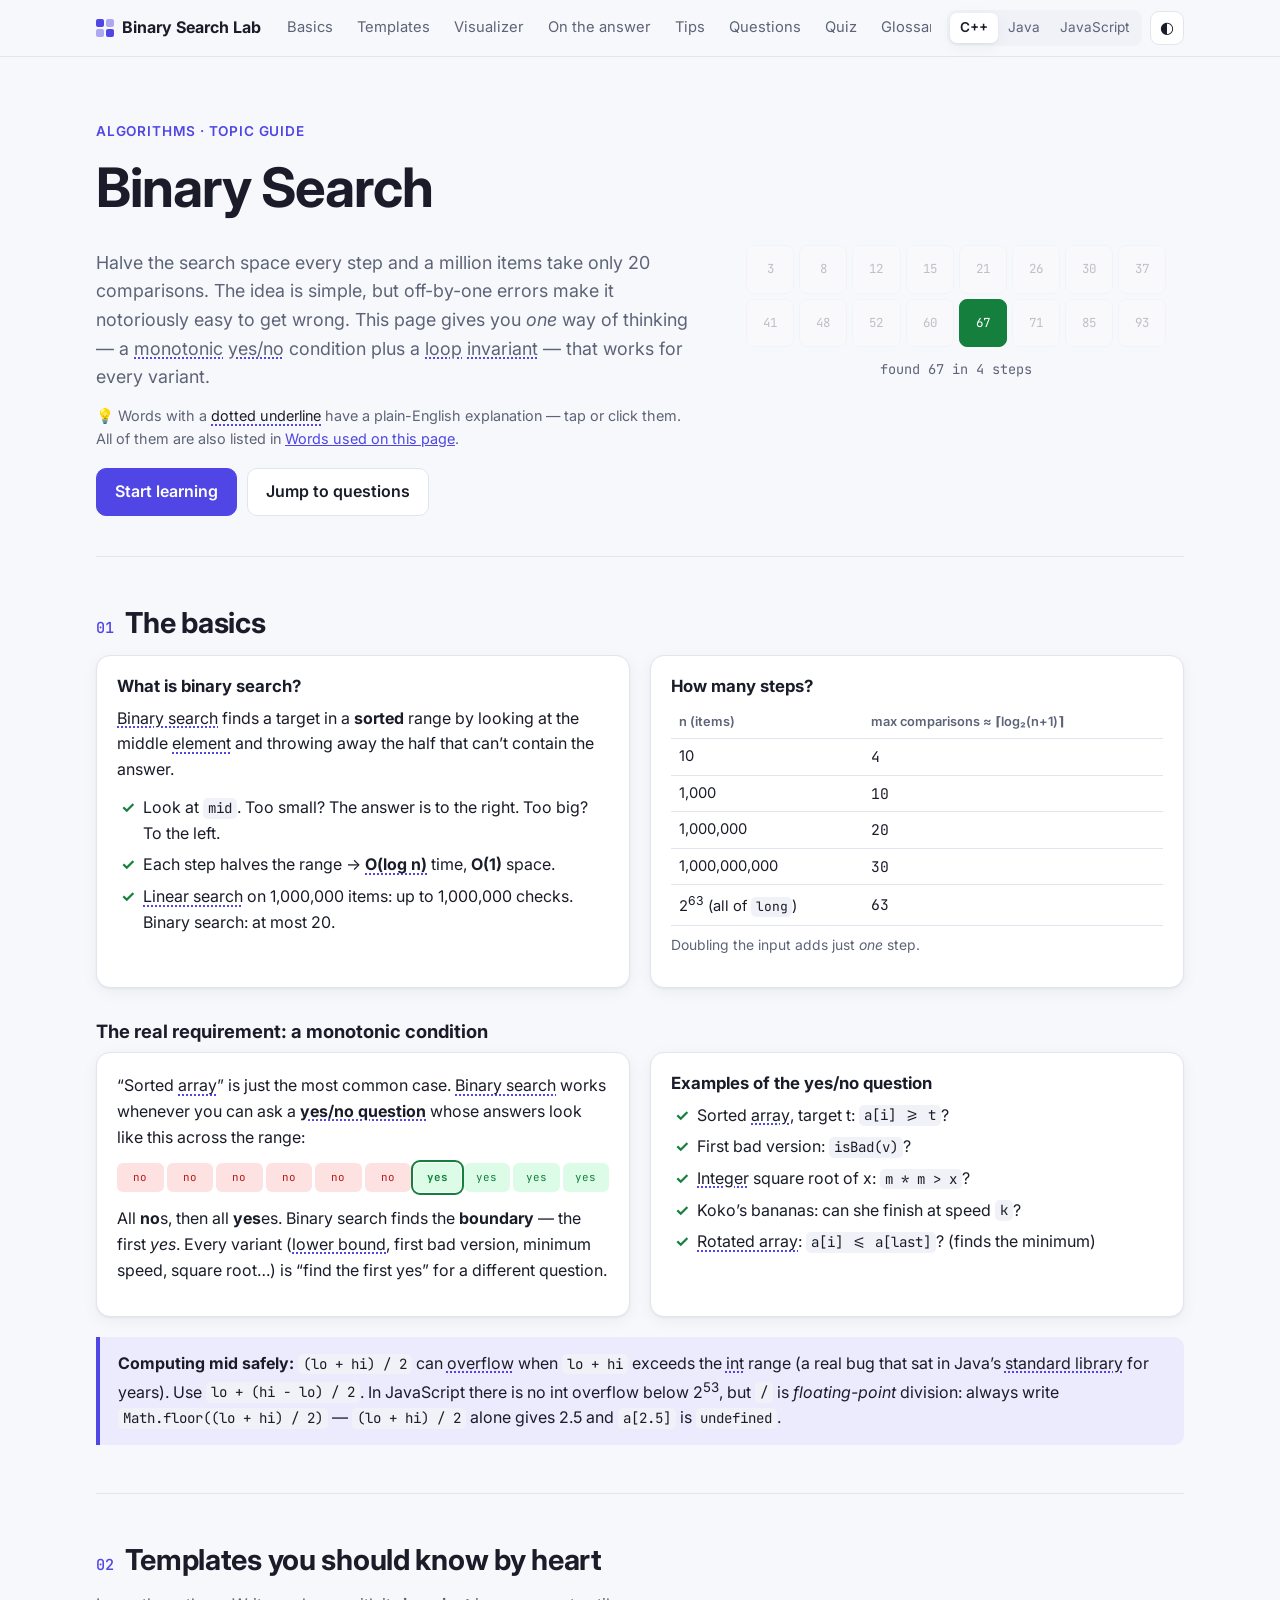
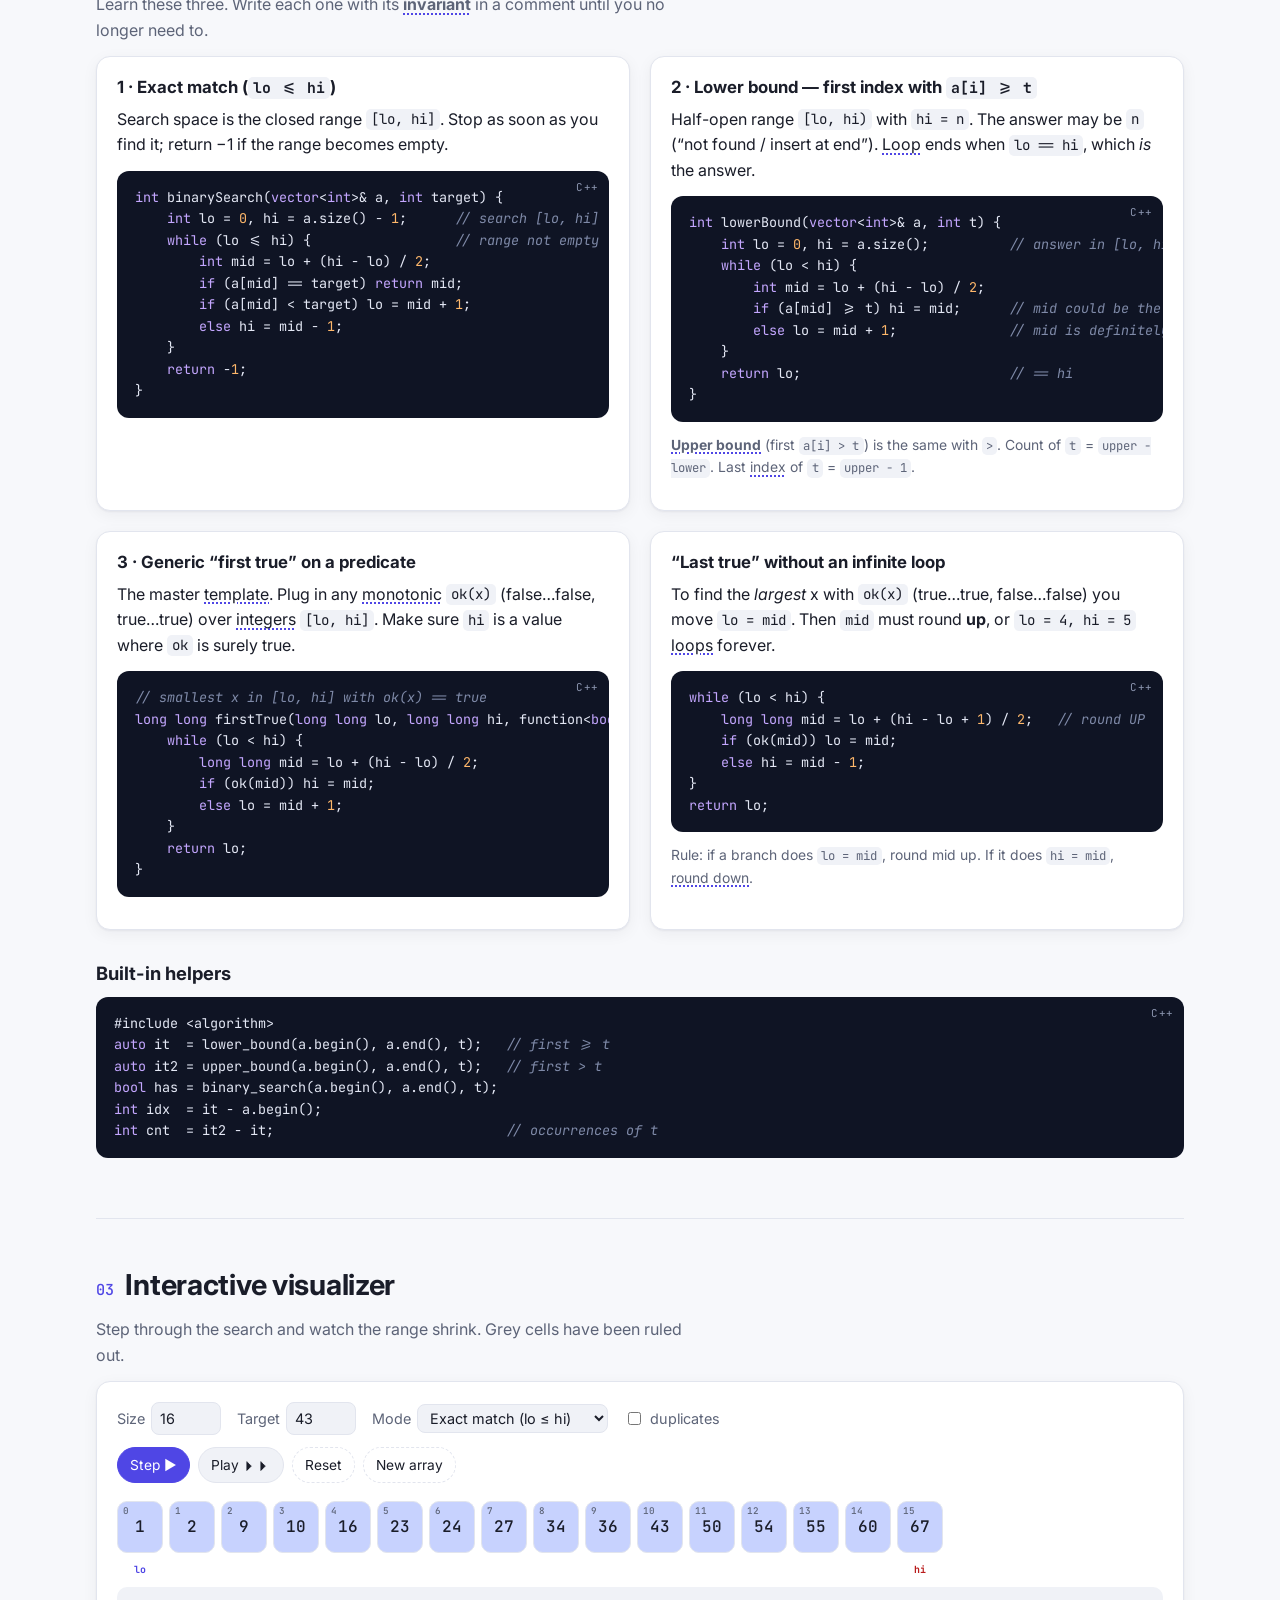
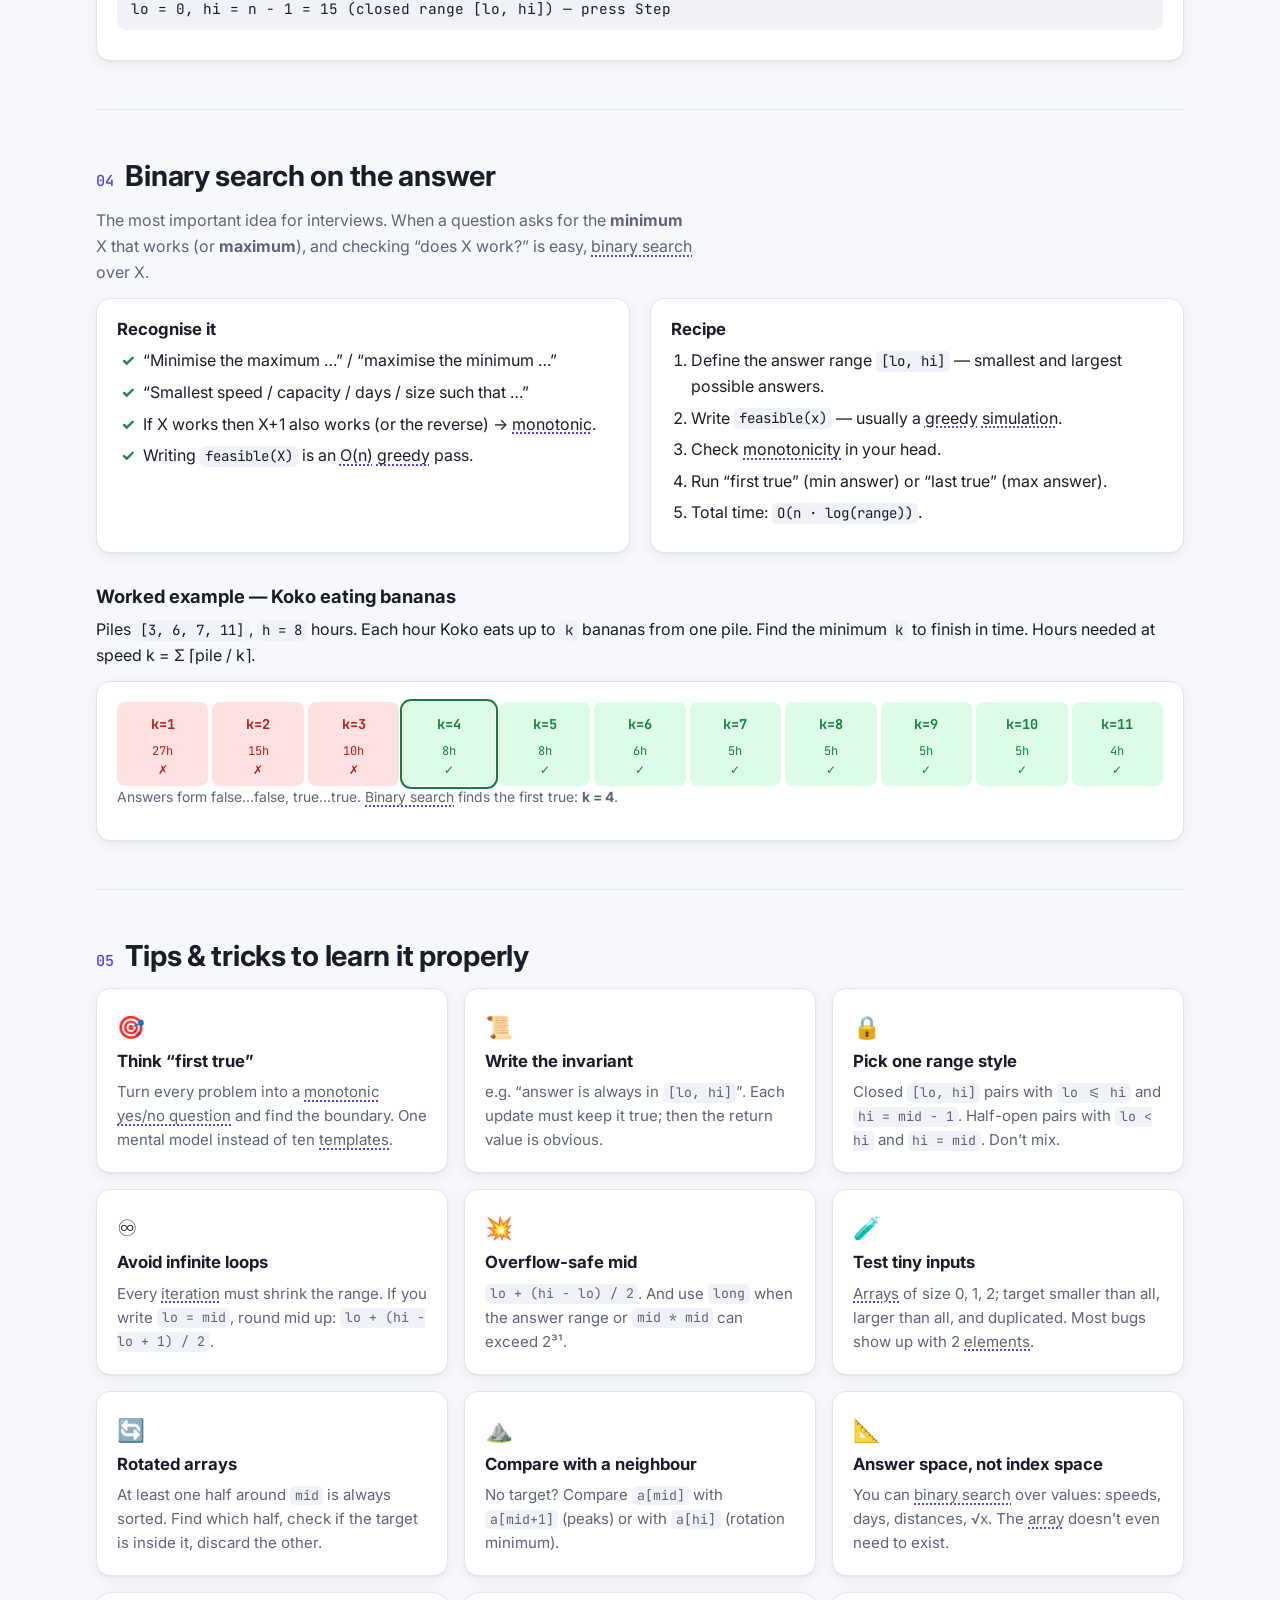
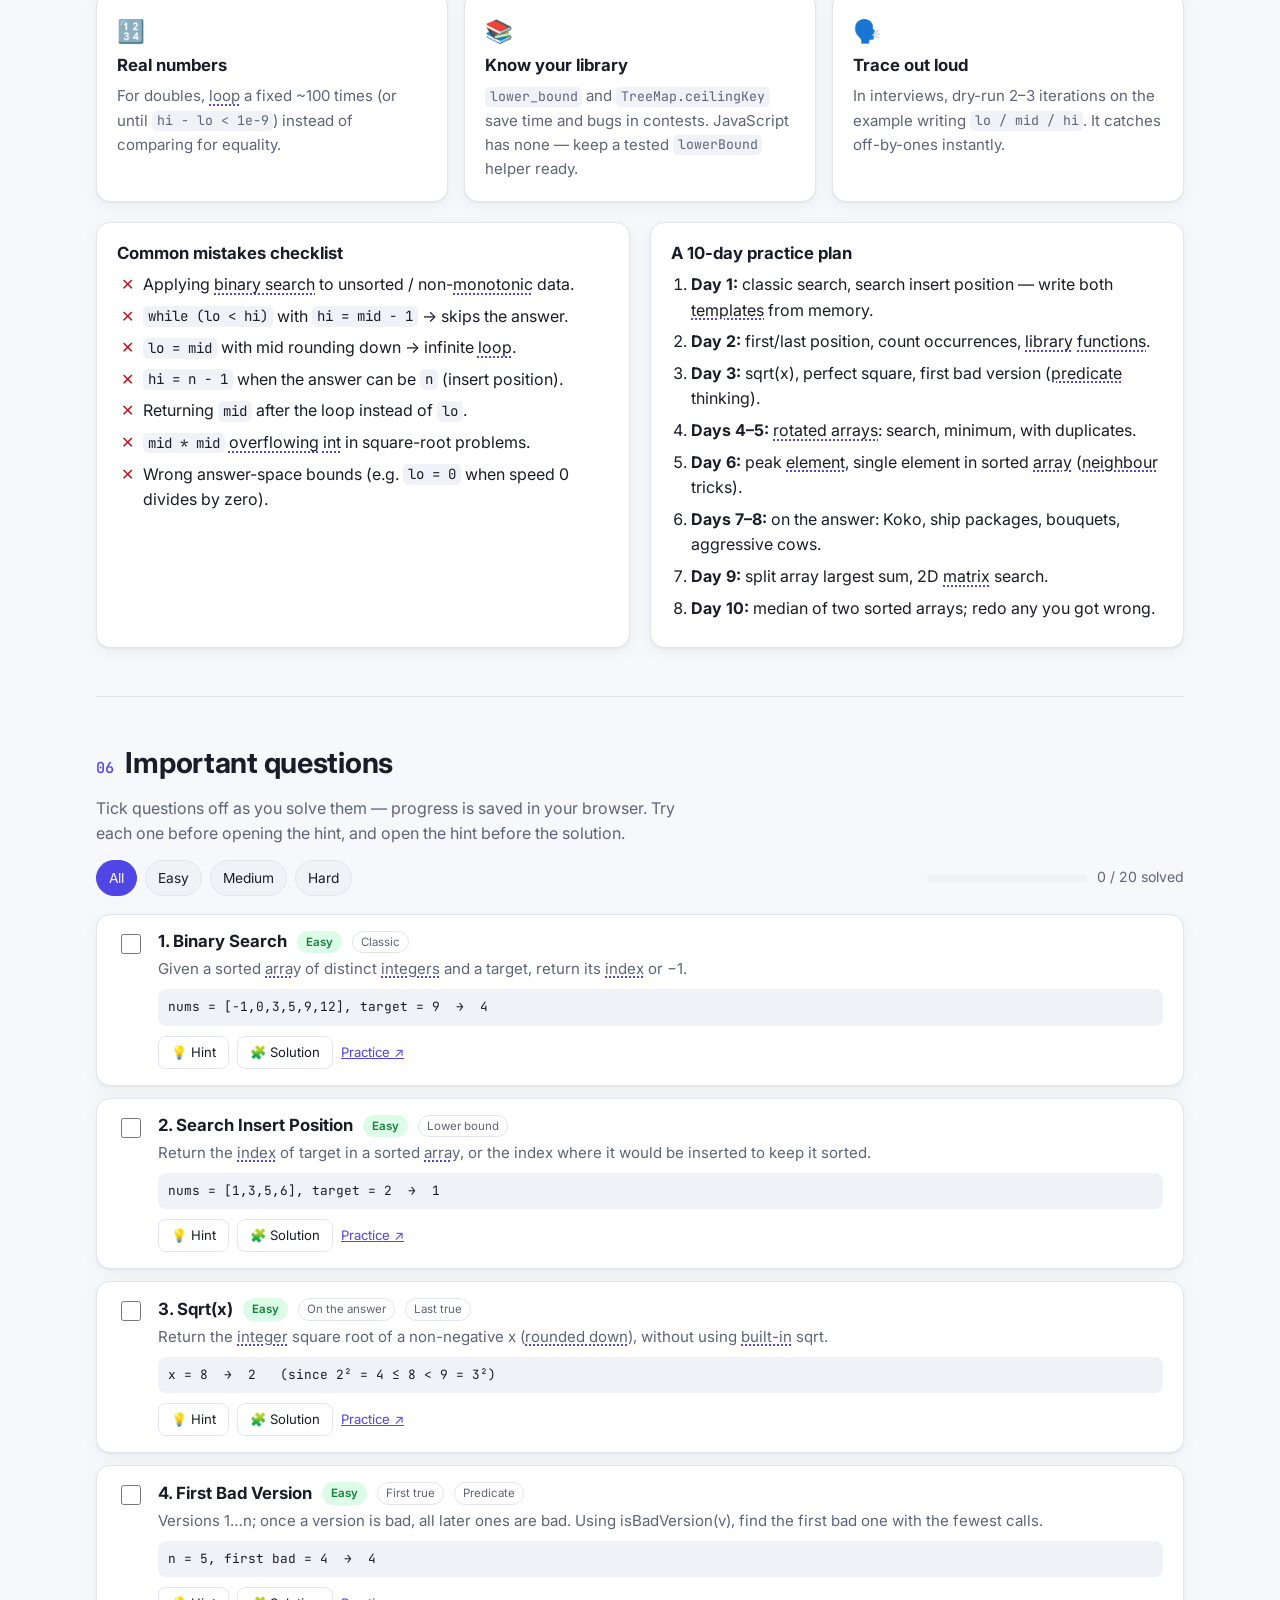
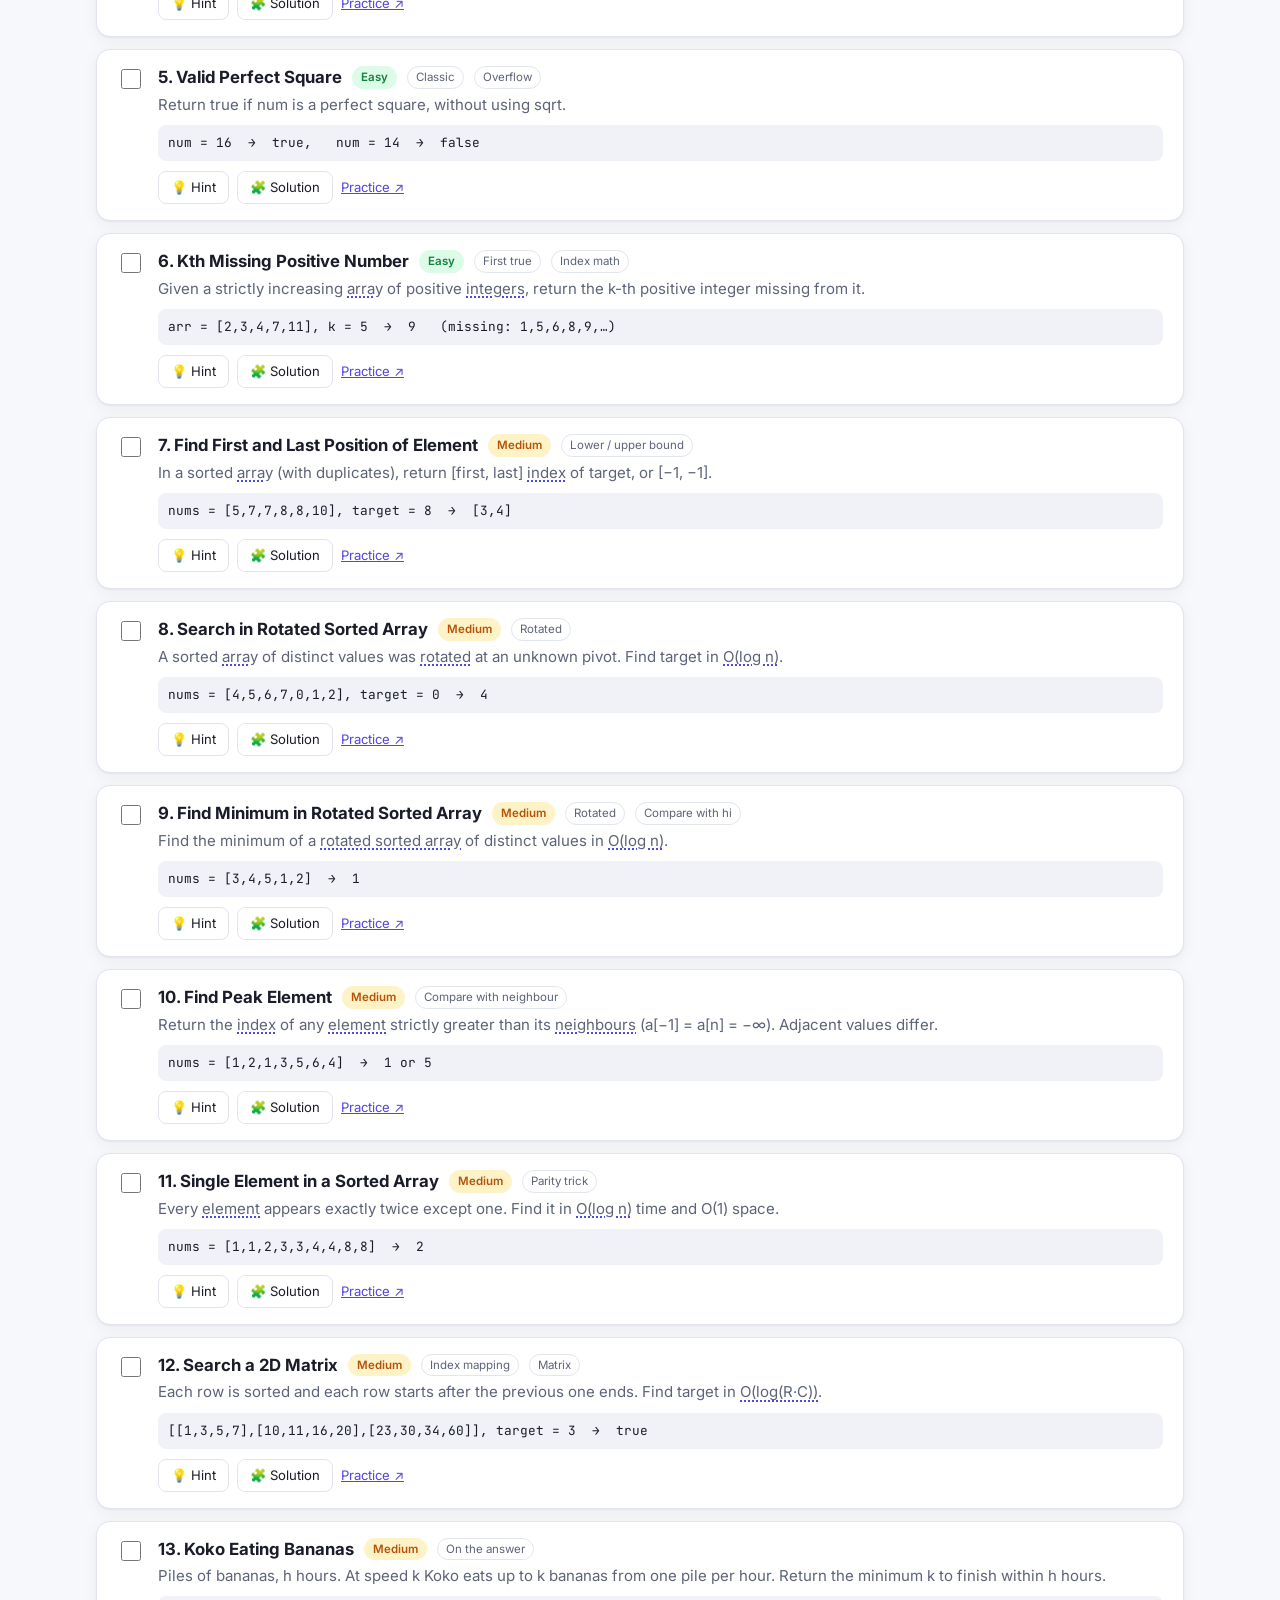
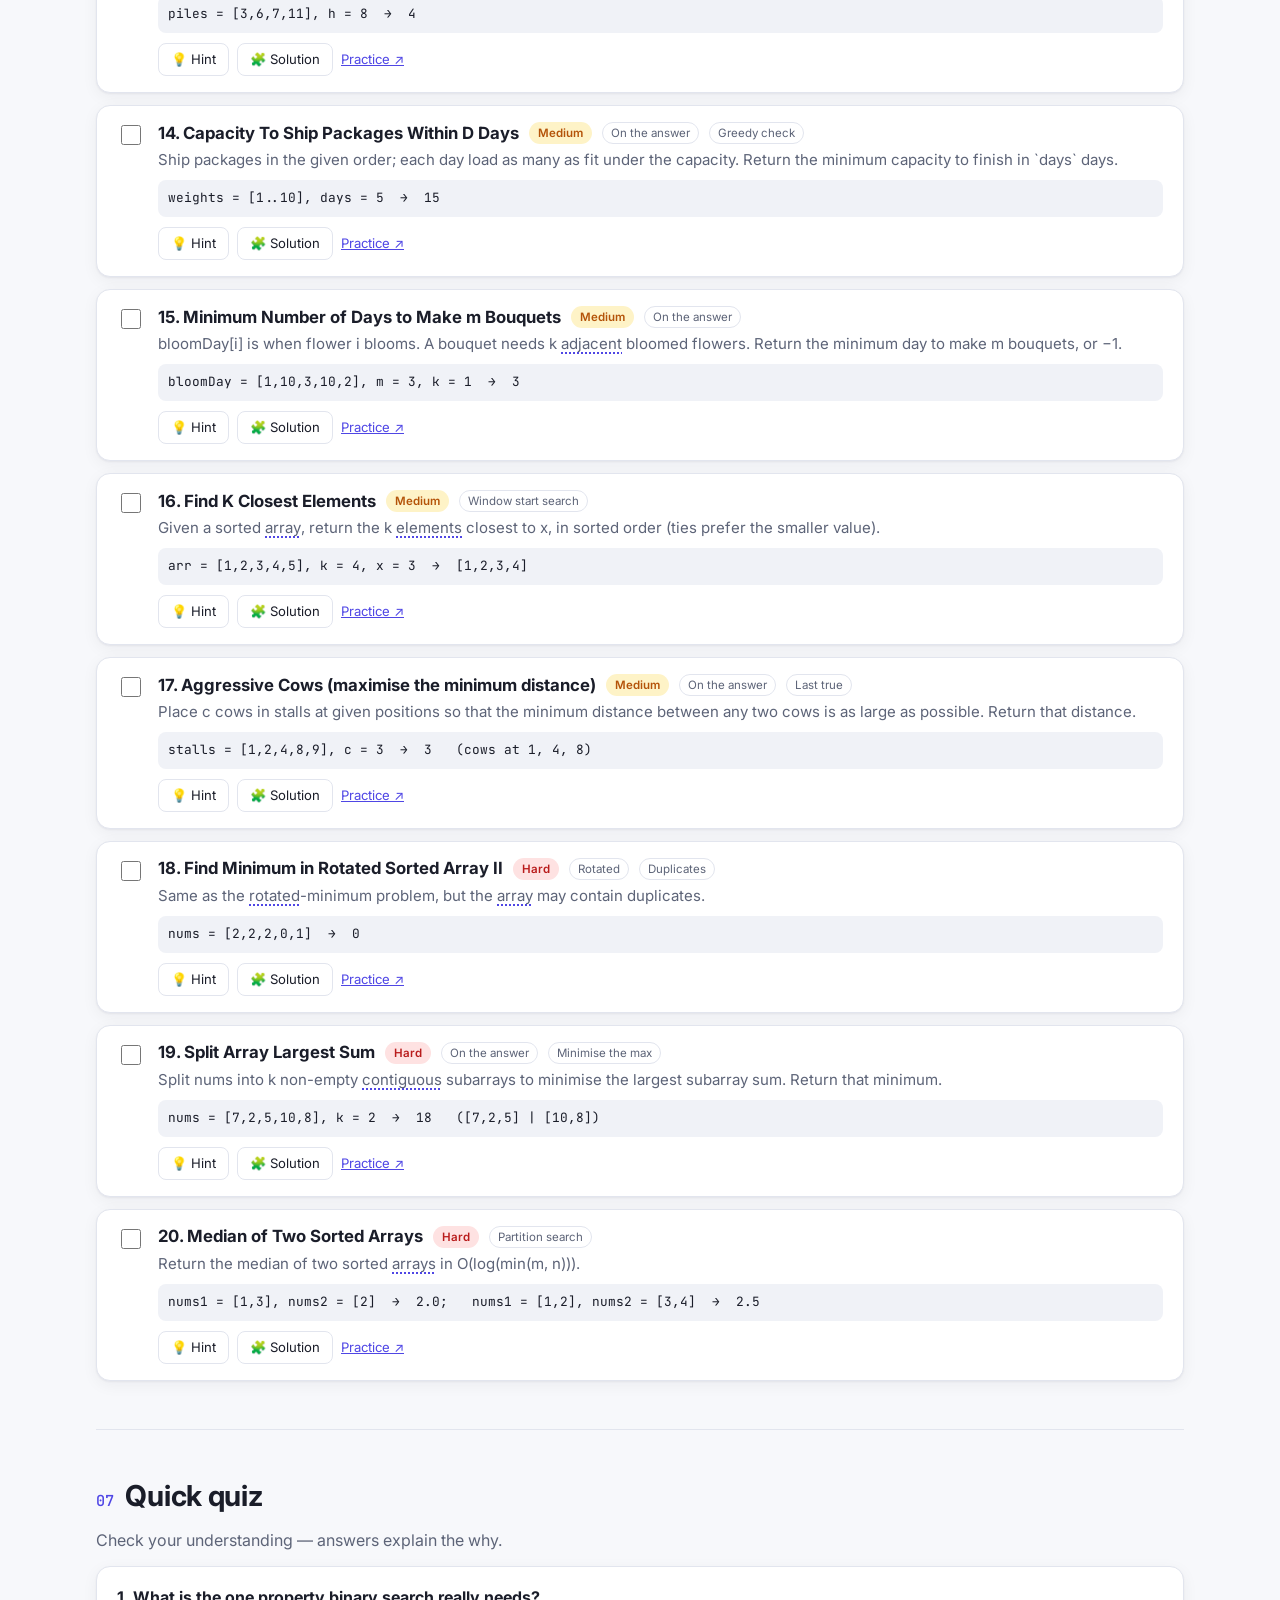
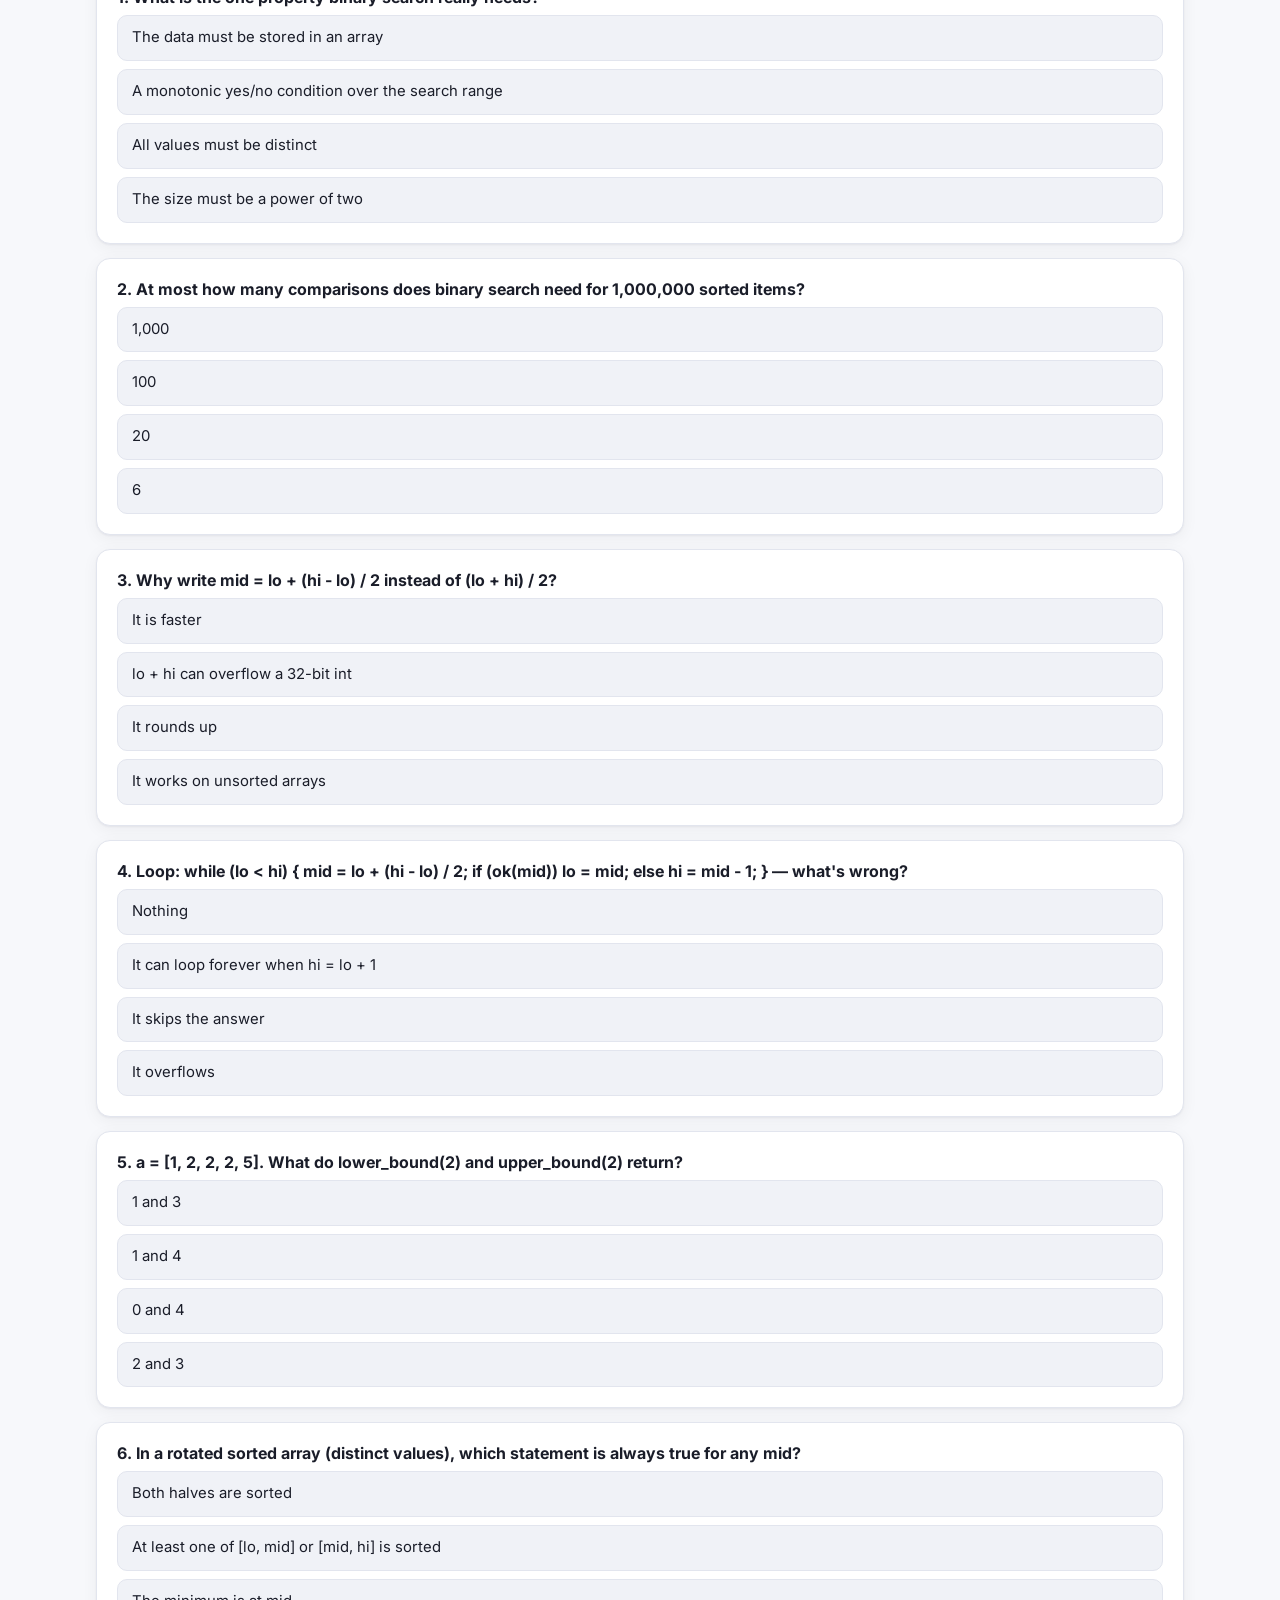
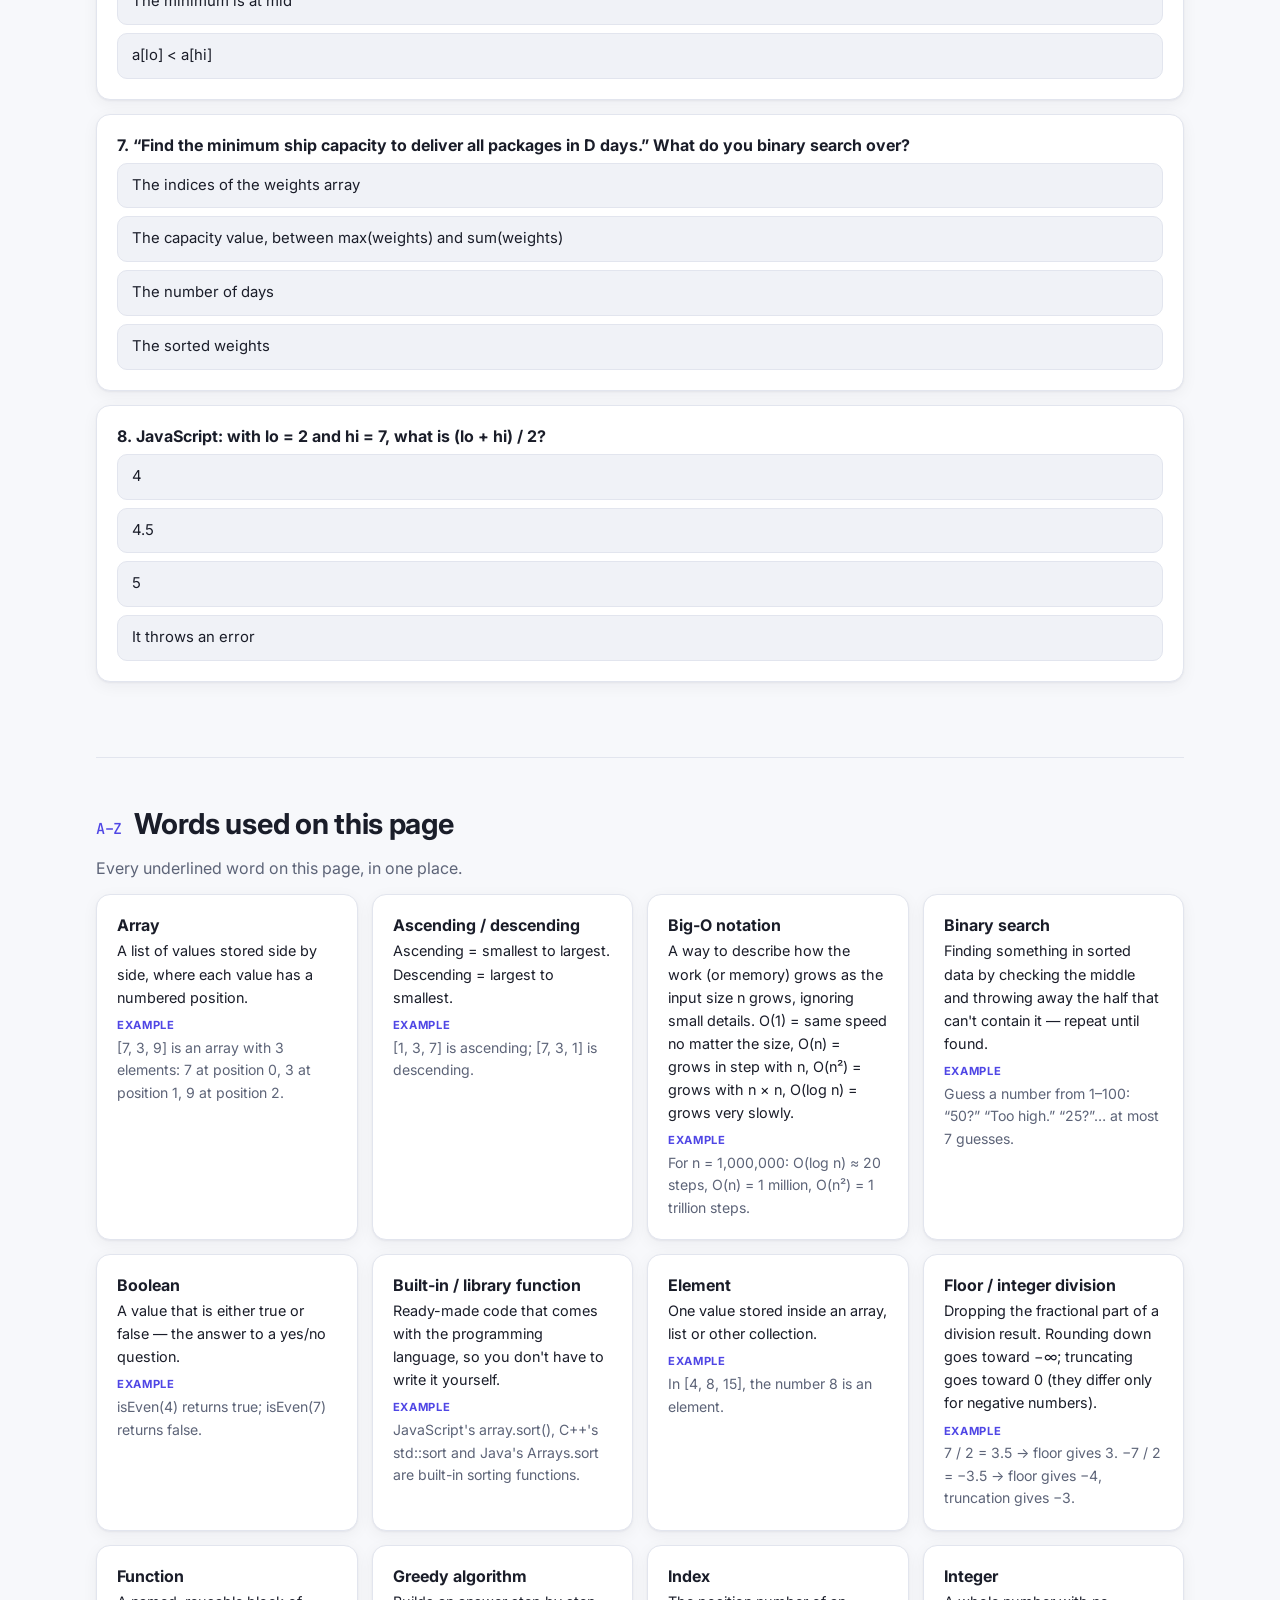
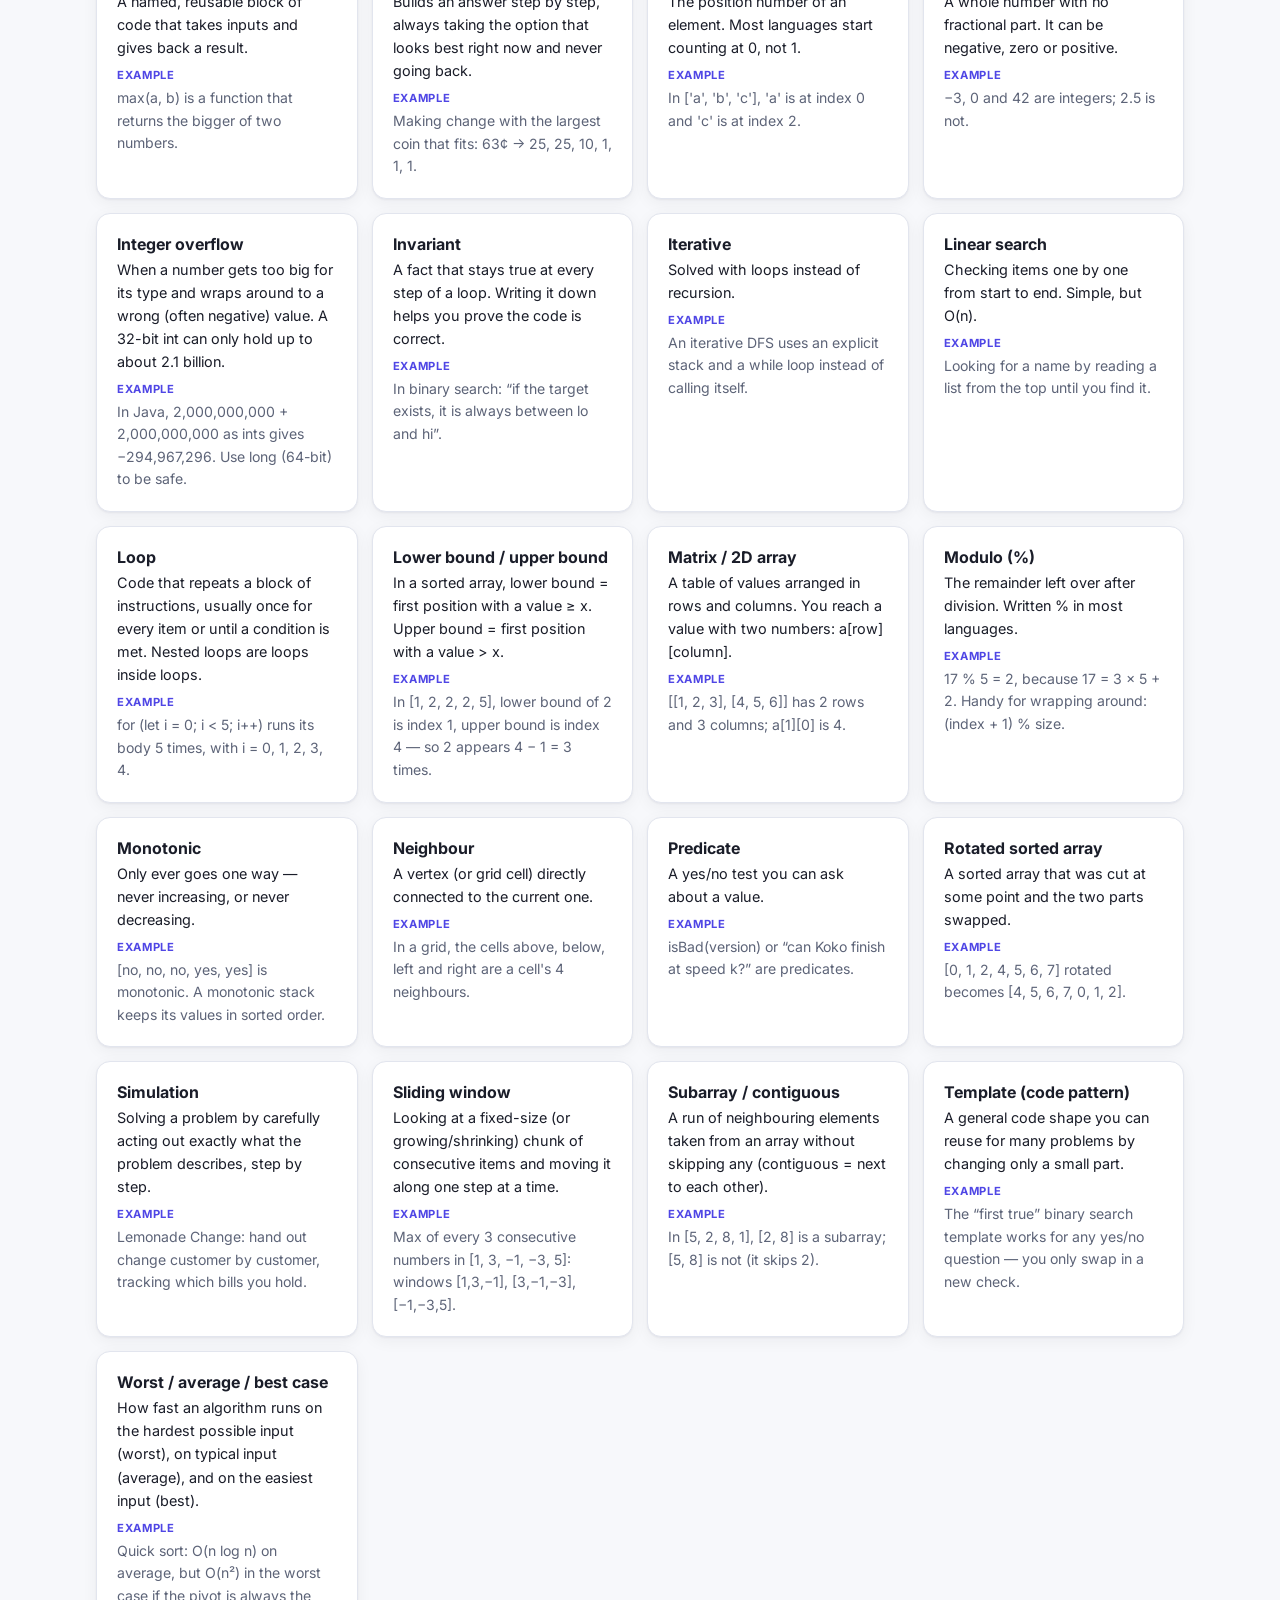
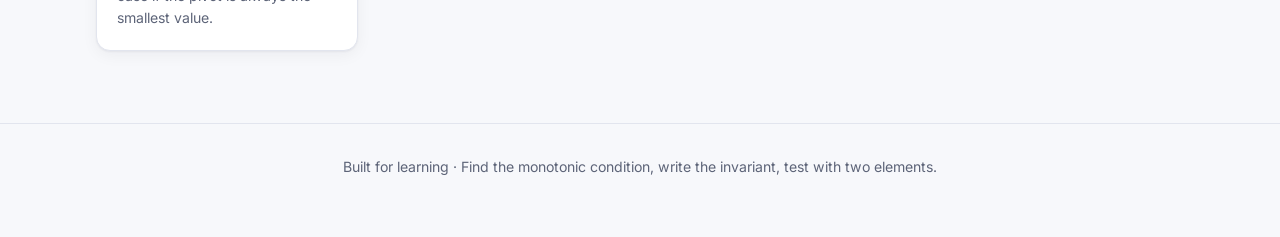
<file: binary-search/index.html>
<!doctype html>
<html lang="en">
<head>
  <meta charset="utf-8">
  <meta name="viewport" content="width=device-width, initial-scale=1">
  <title>Binary Search Guide</title>
  <meta name="description" content="Learn binary search properly: invariants, templates, lower/upper bound, binary search on the answer, an interactive step-by-step visualizer, tips and the most important interview questions with solutions.">
  <link rel="preconnect" href="https://fonts.googleapis.com">
  <link rel="preconnect" href="https://fonts.gstatic.com" crossorigin>
  <link href="https://fonts.googleapis.com/css2?family=Inter:wght@400;500;600;700&family=JetBrains+Mono:wght@400;500&display=swap" rel="stylesheet">
  <link rel="stylesheet" href="styles.css">
  <link rel="stylesheet" href="../shared/glossary.css">
</head>
<body>
  <header class="topbar">
    <div class="topbar-inner">
      <a class="brand" href="#top">
        <span class="brand-grid" aria-hidden="true"><i></i><i></i><i></i><i></i></span>
        Binary&nbsp;Search&nbsp;Lab
      </a>
      <nav class="nav" aria-label="Sections">
        <a href="#basics">Basics</a>
        <a href="#templates">Templates</a>
        <a href="#visualizer">Visualizer</a>
        <a href="#answer">On the answer</a>
        <a href="#tips">Tips</a>
        <a href="#questions">Questions</a>
        <a href="#quiz">Quiz</a>
        <a href="../index.html">All topics</a>
      </nav>
      <div class="controls">
        <div class="lang-switch" role="group" aria-label="Code language">
          <button data-lang="cpp" class="active">C++</button>
          <button data-lang="java">Java</button>
          <button data-lang="js">JavaScript</button>
        </div>
        <button class="icon-btn" id="themeToggle" aria-label="Toggle dark mode" title="Toggle theme">◐</button>
      </div>
    </div>
  </header>

  <main id="top">
    <!-- HERO -->
    <section class="hero">
      <div class="hero-text">
        <p class="eyebrow">Algorithms · Topic Guide</p>
        <h1>Binary Search</h1>
        <p class="lead">Halve the search space every step and a million items take only 20 comparisons.
          The idea is simple, but off-by-one errors make it notoriously easy to get wrong. This page gives you
          <em>one</em> way of thinking — a monotonic yes/no condition plus a loop invariant — that works for every variant.</p>
        <div class="hero-cta">
          <a class="btn primary" href="#basics">Start learning</a>
          <a class="btn" href="#questions">Jump to questions</a>
        </div>
      </div>
      <div class="hero-bs" aria-hidden="true">
        <div class="hero-bs-row" id="heroBs"></div>
        <p class="hero-bs-cap" id="heroBsCap">searching for 37…</p>
      </div>
    </section>

    <!-- BASICS -->
    <section id="basics" class="section">
      <h2><span class="num">01</span> The basics</h2>

      <div class="grid-2">
        <div class="card">
          <h3>What is binary search?</h3>
          <p>Binary search finds a target in a <strong>sorted</strong> range by looking at the middle element and
            throwing away the half that can’t contain the answer.</p>
          <ul class="checks">
            <li>Look at <code>mid</code>. Too small? The answer is to the right. Too big? To the left.</li>
            <li>Each step halves the range → <strong>O(log n)</strong> time, <strong>O(1)</strong> space.</li>
            <li>Linear search on 1,000,000 items: up to 1,000,000 checks. Binary search: at most 20.</li>
          </ul>
        </div>
        <div class="card">
          <h3>How many steps?</h3>
          <table class="steps-table">
            <thead><tr><th>n (items)</th><th>max comparisons ≈ ⌈log₂(n+1)⌉</th></tr></thead>
            <tbody>
              <tr><td>10</td><td>4</td></tr>
              <tr><td>1,000</td><td>10</td></tr>
              <tr><td>1,000,000</td><td>20</td></tr>
              <tr><td>1,000,000,000</td><td>30</td></tr>
              <tr><td>2<sup>63</sup> (all of <code>long</code>)</td><td>63</td></tr>
            </tbody>
          </table>
          <p class="muted small">Doubling the input adds just <em>one</em> step.</p>
        </div>
      </div>

      <h3 class="sub">The real requirement: a monotonic condition</h3>
      <div class="grid-2">
        <div class="card">
          <p>“Sorted array” is just the most common case. Binary search works whenever you can ask a
            <strong>yes/no question</strong> whose answers look like this across the range:</p>
          <div class="mono-strip" id="monoStrip"></div>
          <p>All <strong>no</strong>s, then all <strong>yes</strong>es. Binary search finds the
            <strong>boundary</strong> — the first <em>yes</em>. Every variant (lower bound, first bad version, minimum speed,
            square root…) is “find the first yes” for a different question.</p>
        </div>
        <div class="card">
          <h3>Examples of the yes/no question</h3>
          <ul class="checks">
            <li>Sorted array, target t: <code>a[i] &gt;= t</code>?</li>
            <li>First bad version: <code>isBad(v)</code>?</li>
            <li>Integer square root of x: <code>m * m &gt; x</code>?</li>
            <li>Koko’s bananas: can she finish at speed <code>k</code>?</li>
            <li>Rotated array: <code>a[i] &lt;= a[last]</code>? (finds the minimum)</li>
          </ul>
        </div>
      </div>

      <div class="callout">
        <strong>Computing mid safely:</strong> <code>(lo + hi) / 2</code> can overflow when <code>lo + hi</code> exceeds
        the int range (a real bug that sat in Java’s standard library for years). Use <code>lo + (hi - lo) / 2</code>.
        In JavaScript there is no int overflow below 2<sup>53</sup>, but <code>/</code> is <em>floating-point</em> division: always write <code>Math.floor((lo + hi) / 2)</code> — <code>(lo + hi) / 2</code> alone gives 2.5 and <code>a[2.5]</code> is <code>undefined</code>.
      </div>
    </section>

    <!-- TEMPLATES -->
    <section id="templates" class="section">
      <h2><span class="num">02</span> Templates you should know by heart</h2>
      <p class="lead small-lead">Learn these three. Write each one with its <strong>invariant</strong> in a comment
        until you no longer need to.</p>

      <div class="pattern-list">
        <article class="card pattern">
          <h3>1 · Exact match (<code>lo &lt;= hi</code>)</h3>
          <p>Search space is the closed range <code>[lo, hi]</code>. Stop as soon as you find it; return −1 if the range becomes empty.</p>
          <div class="code" data-code>
<pre data-lang="cpp"><code>int binarySearch(vector&lt;int&gt;&amp; a, int target) {
    int lo = 0, hi = a.size() - 1;      // search [lo, hi]
    while (lo &lt;= hi) {                  // range not empty
        int mid = lo + (hi - lo) / 2;
        if (a[mid] == target) return mid;
        if (a[mid] &lt; target) lo = mid + 1;
        else hi = mid - 1;
    }
    return -1;
}</code></pre>
<pre data-lang="java"><code>int binarySearch(int[] a, int target) {
    int lo = 0, hi = a.length - 1;      // search [lo, hi]
    while (lo &lt;= hi) {                  // range not empty
        int mid = lo + (hi - lo) / 2;
        if (a[mid] == target) return mid;
        if (a[mid] &lt; target) lo = mid + 1;
        else hi = mid - 1;
    }
    return -1;
}</code></pre>
<pre data-lang="js"><code>function binarySearch(a, target) {
    let lo = 0, hi = a.length - 1;            // search [lo, hi]
    while (lo &lt;= hi) {                        // range not empty
        const mid = Math.floor((lo + hi) / 2);
        if (a[mid] === target) return mid;
        if (a[mid] &lt; target) lo = mid + 1;
        else hi = mid - 1;
    }
    return -1;
}</code></pre>
          </div>
        </article>

        <article class="card pattern">
          <h3>2 · Lower bound — first index with <code>a[i] &gt;= t</code></h3>
          <p>Half-open range <code>[lo, hi)</code> with <code>hi = n</code>. The answer may be <code>n</code> (“not found / insert at end”).
            Loop ends when <code>lo == hi</code>, which <em>is</em> the answer.</p>
          <div class="code" data-code>
<pre data-lang="cpp"><code>int lowerBound(vector&lt;int&gt;&amp; a, int t) {
    int lo = 0, hi = a.size();          // answer in [lo, hi]
    while (lo &lt; hi) {
        int mid = lo + (hi - lo) / 2;
        if (a[mid] &gt;= t) hi = mid;      // mid could be the answer
        else lo = mid + 1;              // mid is definitely not
    }
    return lo;                          // == hi
}</code></pre>
<pre data-lang="java"><code>int lowerBound(int[] a, int t) {
    int lo = 0, hi = a.length;          // answer in [lo, hi]
    while (lo &lt; hi) {
        int mid = lo + (hi - lo) / 2;
        if (a[mid] &gt;= t) hi = mid;      // mid could be the answer
        else lo = mid + 1;              // mid is definitely not
    }
    return lo;                          // == hi
}</code></pre>
<pre data-lang="js"><code>function lowerBound(a, t) {
    let lo = 0, hi = a.length;                // answer in [lo, hi]
    while (lo &lt; hi) {
        const mid = Math.floor((lo + hi) / 2);
        if (a[mid] &gt;= t) hi = mid;            // mid could be the answer
        else lo = mid + 1;                    // mid is definitely not
    }
    return lo;                                // === hi
}</code></pre>
          </div>
          <p class="muted small"><strong>Upper bound</strong> (first <code>a[i] &gt; t</code>) is the same with <code>&gt;</code>.
            Count of <code>t</code> = <code>upper − lower</code>. Last index of <code>t</code> = <code>upper − 1</code>.</p>
        </article>

        <article class="card pattern">
          <h3>3 · Generic “first true” on a predicate</h3>
          <p>The master template. Plug in any monotonic <code>ok(x)</code> (false…false, true…true) over integers
            <code>[lo, hi]</code>. Make sure <code>hi</code> is a value where <code>ok</code> is surely true.</p>
          <div class="code" data-code>
<pre data-lang="cpp"><code>// smallest x in [lo, hi] with ok(x) == true
long long firstTrue(long long lo, long long hi, function&lt;bool(long long)&gt; ok) {
    while (lo &lt; hi) {
        long long mid = lo + (hi - lo) / 2;
        if (ok(mid)) hi = mid;
        else lo = mid + 1;
    }
    return lo;
}</code></pre>
<pre data-lang="java"><code>// smallest x in [lo, hi] with ok(x) == true
long firstTrue(long lo, long hi, LongPredicate ok) {
    while (lo &lt; hi) {
        long mid = lo + (hi - lo) / 2;
        if (ok.test(mid)) hi = mid;
        else lo = mid + 1;
    }
    return lo;
}</code></pre>
<pre data-lang="js"><code>// smallest x in [lo, hi] with ok(x) === true
function firstTrue(lo, hi, ok) {
    while (lo &lt; hi) {
        const mid = Math.floor((lo + hi) / 2);
        if (ok(mid)) hi = mid;
        else lo = mid + 1;
    }
    return lo;
}</code></pre>
          </div>
        </article>

        <article class="card pattern">
          <h3>“Last true” without an infinite loop</h3>
          <p>To find the <em>largest</em> x with <code>ok(x)</code> (true…true, false…false) you move <code>lo = mid</code>.
            Then <code>mid</code> must round <strong>up</strong>, or <code>lo = 4, hi = 5</code> loops forever.</p>
          <div class="code" data-code>
<pre data-lang="cpp"><code>while (lo &lt; hi) {
    long long mid = lo + (hi - lo + 1) / 2;   // round UP
    if (ok(mid)) lo = mid;
    else hi = mid - 1;
}
return lo;</code></pre>
<pre data-lang="java"><code>while (lo &lt; hi) {
    long mid = lo + (hi - lo + 1) / 2;        // round UP
    if (ok.test(mid)) lo = mid;
    else hi = mid - 1;
}
return lo;</code></pre>
<pre data-lang="js"><code>while (lo &lt; hi) {
    const mid = Math.floor((lo + hi + 1) / 2);   // round UP
    if (ok(mid)) lo = mid;
    else hi = mid - 1;
}
return lo;</code></pre>
          </div>
          <p class="muted small">Rule: if a branch does <code>lo = mid</code>, round mid up. If it does <code>hi = mid</code>, round down.</p>
        </article>
      </div>

      <h3 class="sub">Built-in helpers</h3>
      <div class="code" data-code>
<pre data-lang="cpp"><code>#include &lt;algorithm&gt;
auto it  = lower_bound(a.begin(), a.end(), t);   // first &gt;= t
auto it2 = upper_bound(a.begin(), a.end(), t);   // first &gt; t
bool has = binary_search(a.begin(), a.end(), t);
int idx  = it - a.begin();
int cnt  = it2 - it;                             // occurrences of t</code></pre>
<pre data-lang="java"><code>import java.util.Arrays;
int i = Arrays.binarySearch(a, t);
// i &gt;= 0  → found at i (any occurrence if duplicates!)
// i &lt; 0   → not found, insertion point = -(i + 1)
// Collections.binarySearch(list, t) works the same for lists.
// TreeSet / TreeMap: ceiling(t) = smallest &gt;= t, floor(t) = largest &lt;= t</code></pre>
<pre data-lang="js"><code>// JavaScript has NO built-in binary search:
// indexOf, includes and findIndex are all O(n) linear scans.
// Keep these two helpers handy:
function lowerBound(a, t) {          // first index with a[i] &gt;= t
    let lo = 0, hi = a.length;
    while (lo &lt; hi) {
        const mid = (lo + hi) &gt;&gt;&gt; 1;  // unsigned shift = floor(÷2) for indices
        if (a[mid] &lt; t) lo = mid + 1; else hi = mid;
    }
    return lo;
}
function upperBound(a, t) {          // first index with a[i] &gt; t
    let lo = 0, hi = a.length;
    while (lo &lt; hi) {
        const mid = (lo + hi) &gt;&gt;&gt; 1;
        if (a[mid] &lt;= t) lo = mid + 1; else hi = mid;
    }
    return lo;
}
const count = upperBound(a, t) - lowerBound(a, t);   // occurrences of t
a.splice(lowerBound(a, t), 0, t);                    // insert keeping a sorted</code></pre>
      </div>
    </section>

    <!-- VISUALIZER -->
    <section id="visualizer" class="section">
      <h2><span class="num">03</span> Interactive visualizer</h2>
      <p class="lead small-lead">Step through the search and watch the range shrink. Grey cells have been ruled out.</p>

      <div class="viz card">
        <div class="viz-controls">
          <label>Size <input type="number" id="bsSize" min="2" max="24" value="16"></label>
          <label>Target <input type="number" id="bsTarget" value="42"></label>
          <label>Mode
            <select id="bsMode">
              <option value="exact">Exact match (lo ≤ hi)</option>
              <option value="lower">Lower bound (first ≥ t)</option>
              <option value="upper">Upper bound (first &gt; t)</option>
            </select>
          </label>
          <label class="check-label"><input type="checkbox" id="bsDups"> duplicates</label>
        </div>
        <div class="viz-buttons">
          <button id="bsStep" class="active">Step ▶</button>
          <button id="bsPlay">Play ⏵⏵</button>
          <button id="bsReset" class="op">Reset</button>
          <button id="bsShuffle" class="op">New array</button>
        </div>
        <div class="bs-array" id="bsArray"></div>
        <div class="bs-status" id="bsStatus"></div>
        <ol class="bs-log" id="bsLog"></ol>
      </div>
    </section>

    <!-- ON THE ANSWER -->
    <section id="answer" class="section">
      <h2><span class="num">04</span> Binary search on the answer</h2>
      <p class="lead small-lead">The most important idea for interviews. When a question asks for the
        <strong>minimum</strong> X that works (or <strong>maximum</strong>), and checking “does X work?” is easy, binary search over X.</p>

      <div class="grid-2">
        <div class="card">
          <h3>Recognise it</h3>
          <ul class="checks">
            <li>“Minimise the maximum …” / “maximise the minimum …”</li>
            <li>“Smallest speed / capacity / days / size such that …”</li>
            <li>If X works then X+1 also works (or the reverse) → monotonic.</li>
            <li>Writing <code>feasible(X)</code> is an O(n) greedy pass.</li>
          </ul>
        </div>
        <div class="card">
          <h3>Recipe</h3>
          <ol class="plan">
            <li>Define the answer range <code>[lo, hi]</code> — smallest and largest possible answers.</li>
            <li>Write <code>feasible(x)</code> — usually a greedy simulation.</li>
            <li>Check monotonicity in your head.</li>
            <li>Run “first true” (min answer) or “last true” (max answer).</li>
            <li>Total time: <code>O(n · log(range))</code>.</li>
          </ol>
        </div>
      </div>

      <h3 class="sub">Worked example — Koko eating bananas</h3>
      <p>Piles <code>[3, 6, 7, 11]</code>, <code>h = 8</code> hours. Each hour Koko eats up to <code>k</code> bananas from one pile.
        Find the minimum <code>k</code> to finish in time. Hours needed at speed k = Σ ⌈pile / k⌉.</p>
      <div class="card">
        <div class="koko" id="koko"></div>
        <p class="muted small">Answers form false…false, true…true. Binary search finds the first true: <strong>k = 4</strong>.</p>
      </div>
    </section>

    <!-- TIPS -->
    <section id="tips" class="section">
      <h2><span class="num">05</span> Tips &amp; tricks to learn it properly</h2>

      <div class="tips">
        <div class="tip card"><div class="tip-ico">🎯</div><h3>Think “first true”</h3>
          <p>Turn every problem into a monotonic yes/no question and find the boundary. One mental model instead of ten templates.</p></div>
        <div class="tip card"><div class="tip-ico">📜</div><h3>Write the invariant</h3>
          <p>e.g. “answer is always in <code>[lo, hi]</code>”. Each update must keep it true; then the return value is obvious.</p></div>
        <div class="tip card"><div class="tip-ico">🔒</div><h3>Pick one range style</h3>
          <p>Closed <code>[lo, hi]</code> pairs with <code>lo &lt;= hi</code> and <code>hi = mid − 1</code>. Half-open pairs with <code>lo &lt; hi</code> and <code>hi = mid</code>. Don’t mix.</p></div>
        <div class="tip card"><div class="tip-ico">♾️</div><h3>Avoid infinite loops</h3>
          <p>Every iteration must shrink the range. If you write <code>lo = mid</code>, round mid up: <code>lo + (hi − lo + 1) / 2</code>.</p></div>
        <div class="tip card"><div class="tip-ico">💥</div><h3>Overflow-safe mid</h3>
          <p><code>lo + (hi − lo) / 2</code>. And use <code>long</code> when the answer range or <code>mid * mid</code> can exceed 2³¹.</p></div>
        <div class="tip card"><div class="tip-ico">🧪</div><h3>Test tiny inputs</h3>
          <p>Arrays of size 0, 1, 2; target smaller than all, larger than all, and duplicated. Most bugs show up with 2 elements.</p></div>
        <div class="tip card"><div class="tip-ico">🔄</div><h3>Rotated arrays</h3>
          <p>At least one half around <code>mid</code> is always sorted. Find which half, check if the target is inside it, discard the other.</p></div>
        <div class="tip card"><div class="tip-ico">⛰️</div><h3>Compare with a neighbour</h3>
          <p>No target? Compare <code>a[mid]</code> with <code>a[mid+1]</code> (peaks) or with <code>a[hi]</code> (rotation minimum).</p></div>
        <div class="tip card"><div class="tip-ico">📐</div><h3>Answer space, not index space</h3>
          <p>You can binary search over values: speeds, days, distances, √x. The array doesn’t even need to exist.</p></div>
        <div class="tip card"><div class="tip-ico">🔢</div><h3>Real numbers</h3>
          <p>For doubles, loop a fixed ~100 times (or until <code>hi − lo &lt; 1e-9</code>) instead of comparing for equality.</p></div>
        <div class="tip card"><div class="tip-ico">📚</div><h3>Know your library</h3>
          <p><code>lower_bound</code> and <code>TreeMap.ceilingKey</code> save time and bugs in contests. JavaScript has none — keep a tested <code>lowerBound</code> helper ready.</p></div>
        <div class="tip card"><div class="tip-ico">🗣️</div><h3>Trace out loud</h3>
          <p>In interviews, dry-run 2–3 iterations on the example writing <code>lo / mid / hi</code>. It catches off-by-ones instantly.</p></div>
      </div>

      <div class="grid-2 mt">
        <div class="card">
          <h3>Common mistakes checklist</h3>
          <ul class="crosses">
            <li>Applying binary search to unsorted / non-monotonic data.</li>
            <li><code>while (lo &lt; hi)</code> with <code>hi = mid − 1</code> → skips the answer.</li>
            <li><code>lo = mid</code> with mid rounding down → infinite loop.</li>
            <li><code>hi = n − 1</code> when the answer can be <code>n</code> (insert position).</li>
            <li>Returning <code>mid</code> after the loop instead of <code>lo</code>.</li>
            <li><code>mid * mid</code> overflowing int in square-root problems.</li>
            <li>Wrong answer-space bounds (e.g. <code>lo = 0</code> when speed 0 divides by zero).</li>
          </ul>
        </div>
        <div class="card">
          <h3>A 10-day practice plan</h3>
          <ol class="plan">
            <li><strong>Day 1:</strong> classic search, search insert position — write both templates from memory.</li>
            <li><strong>Day 2:</strong> first/last position, count occurrences, library functions.</li>
            <li><strong>Day 3:</strong> sqrt(x), perfect square, first bad version (predicate thinking).</li>
            <li><strong>Days 4–5:</strong> rotated arrays: search, minimum, with duplicates.</li>
            <li><strong>Day 6:</strong> peak element, single element in sorted array (neighbour tricks).</li>
            <li><strong>Days 7–8:</strong> on the answer: Koko, ship packages, bouquets, aggressive cows.</li>
            <li><strong>Day 9:</strong> split array largest sum, 2D matrix search.</li>
            <li><strong>Day 10:</strong> median of two sorted arrays; redo any you got wrong.</li>
          </ol>
        </div>
      </div>
    </section>

    <!-- QUESTIONS -->
    <section id="questions" class="section">
      <h2><span class="num">06</span> Important questions</h2>
      <p class="lead small-lead">Tick questions off as you solve them — progress is saved in your browser. Try each one before opening the hint, and open the hint before the solution.</p>

      <div class="q-toolbar">
        <div class="filters" role="group" aria-label="Filter by difficulty">
          <button class="chip active" data-filter="all">All</button>
          <button class="chip" data-filter="easy">Easy</button>
          <button class="chip" data-filter="medium">Medium</button>
          <button class="chip" data-filter="hard">Hard</button>
        </div>
        <div class="progress">
          <div class="progress-bar"><span id="progressFill"></span></div>
          <span id="progressText">0 / 0 solved</span>
        </div>
      </div>

      <div id="questionList" class="q-list"></div>
    </section>

    <!-- QUIZ -->
    <section id="quiz" class="section">
      <h2><span class="num">07</span> Quick quiz</h2>
      <p class="lead small-lead">Check your understanding — answers explain the why.</p>
      <div id="quizBox" class="quiz"></div>
    </section>
  </main>

  <footer class="footer">
    <p>Built for learning · Find the monotonic condition, write the invariant, test with two elements.</p>
  </footer>

  <script src="questions.js"></script>
  <script src="script.js"></script>
  <script src="../shared/glossary.js"></script>
</body>
</html>
</file>
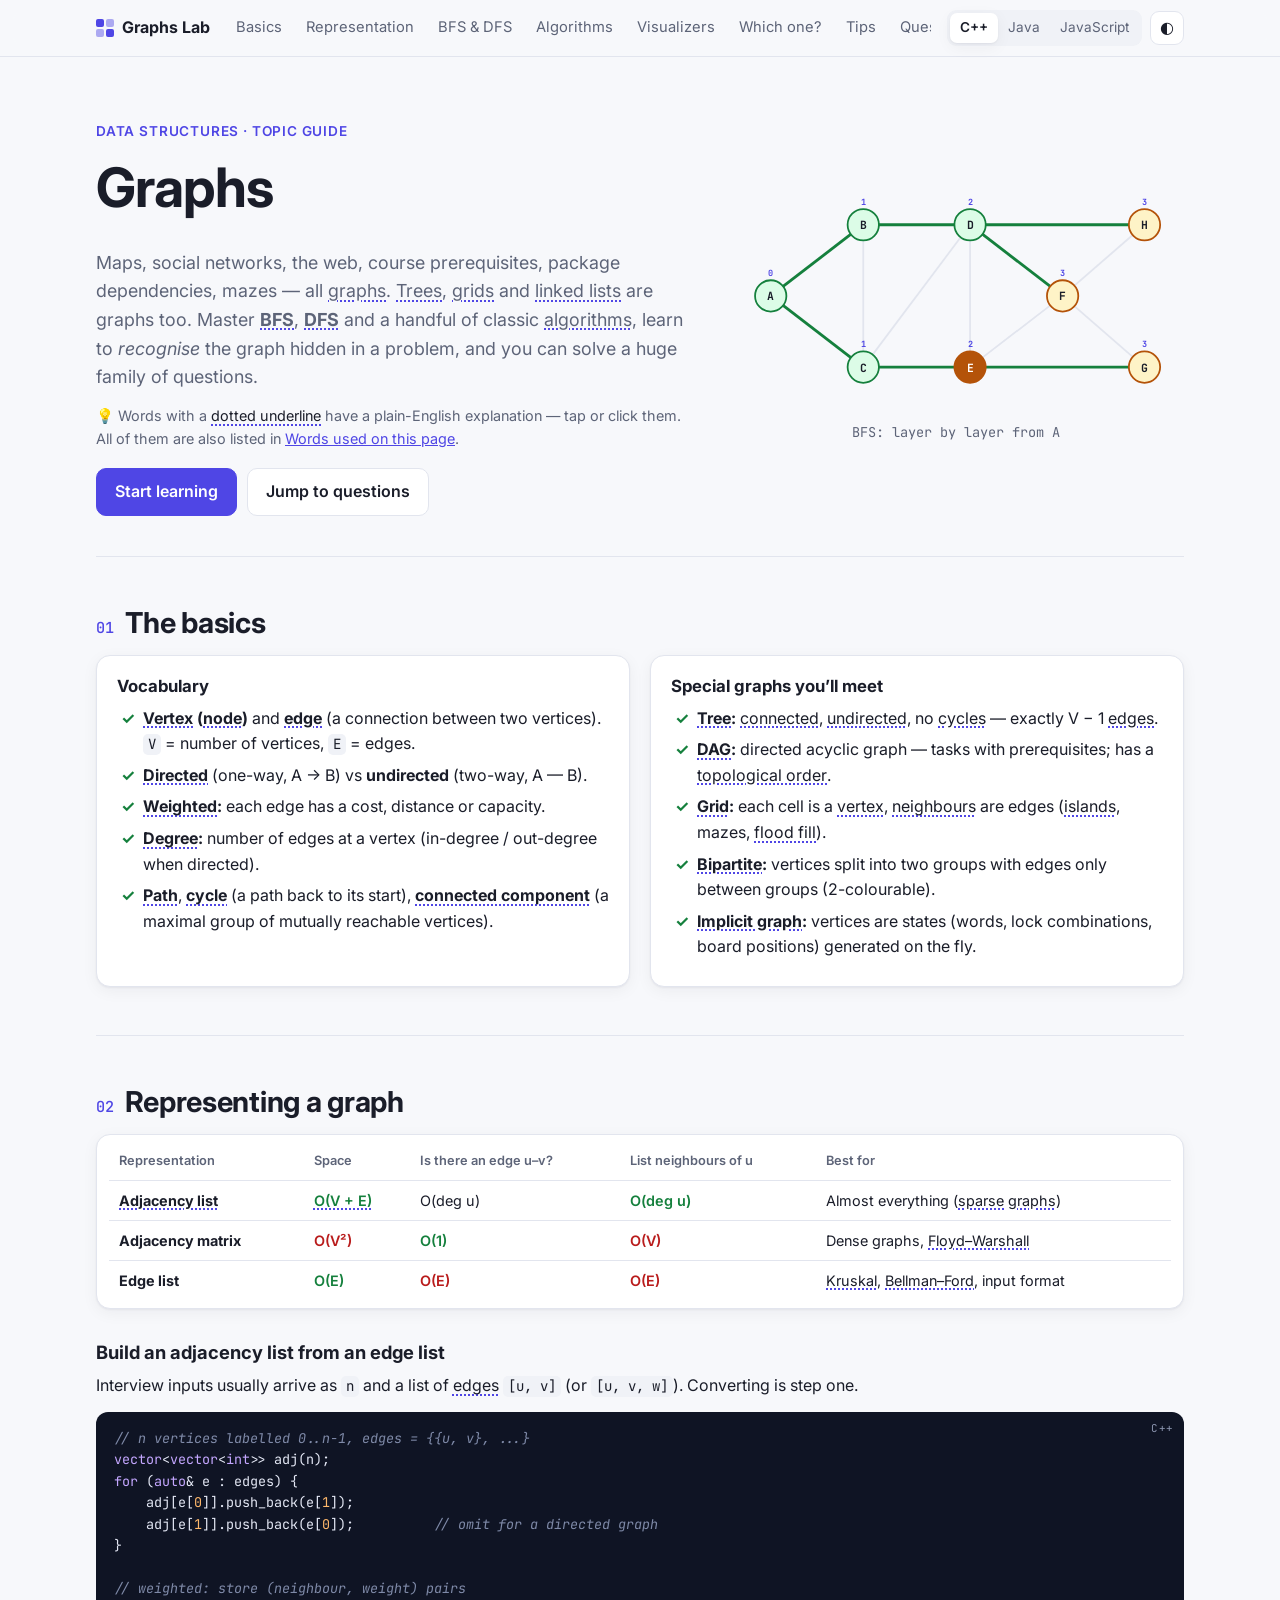
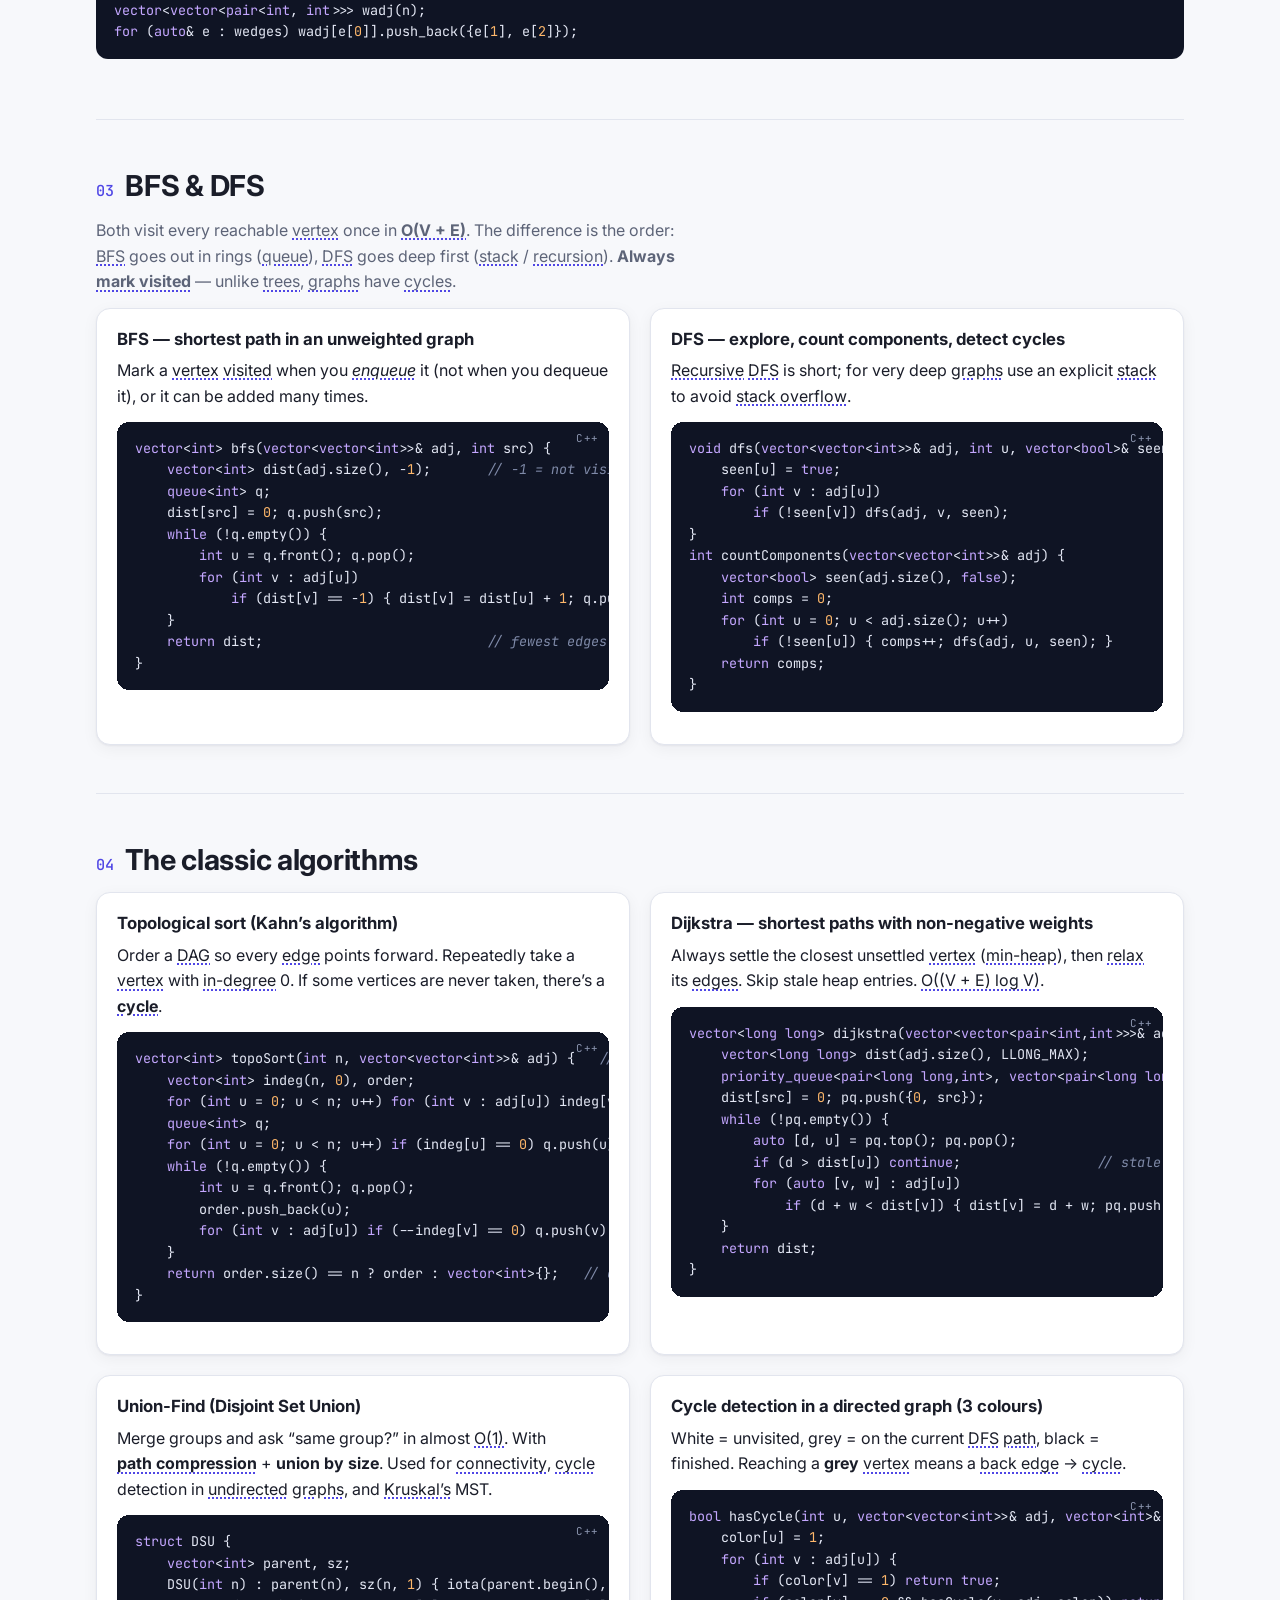
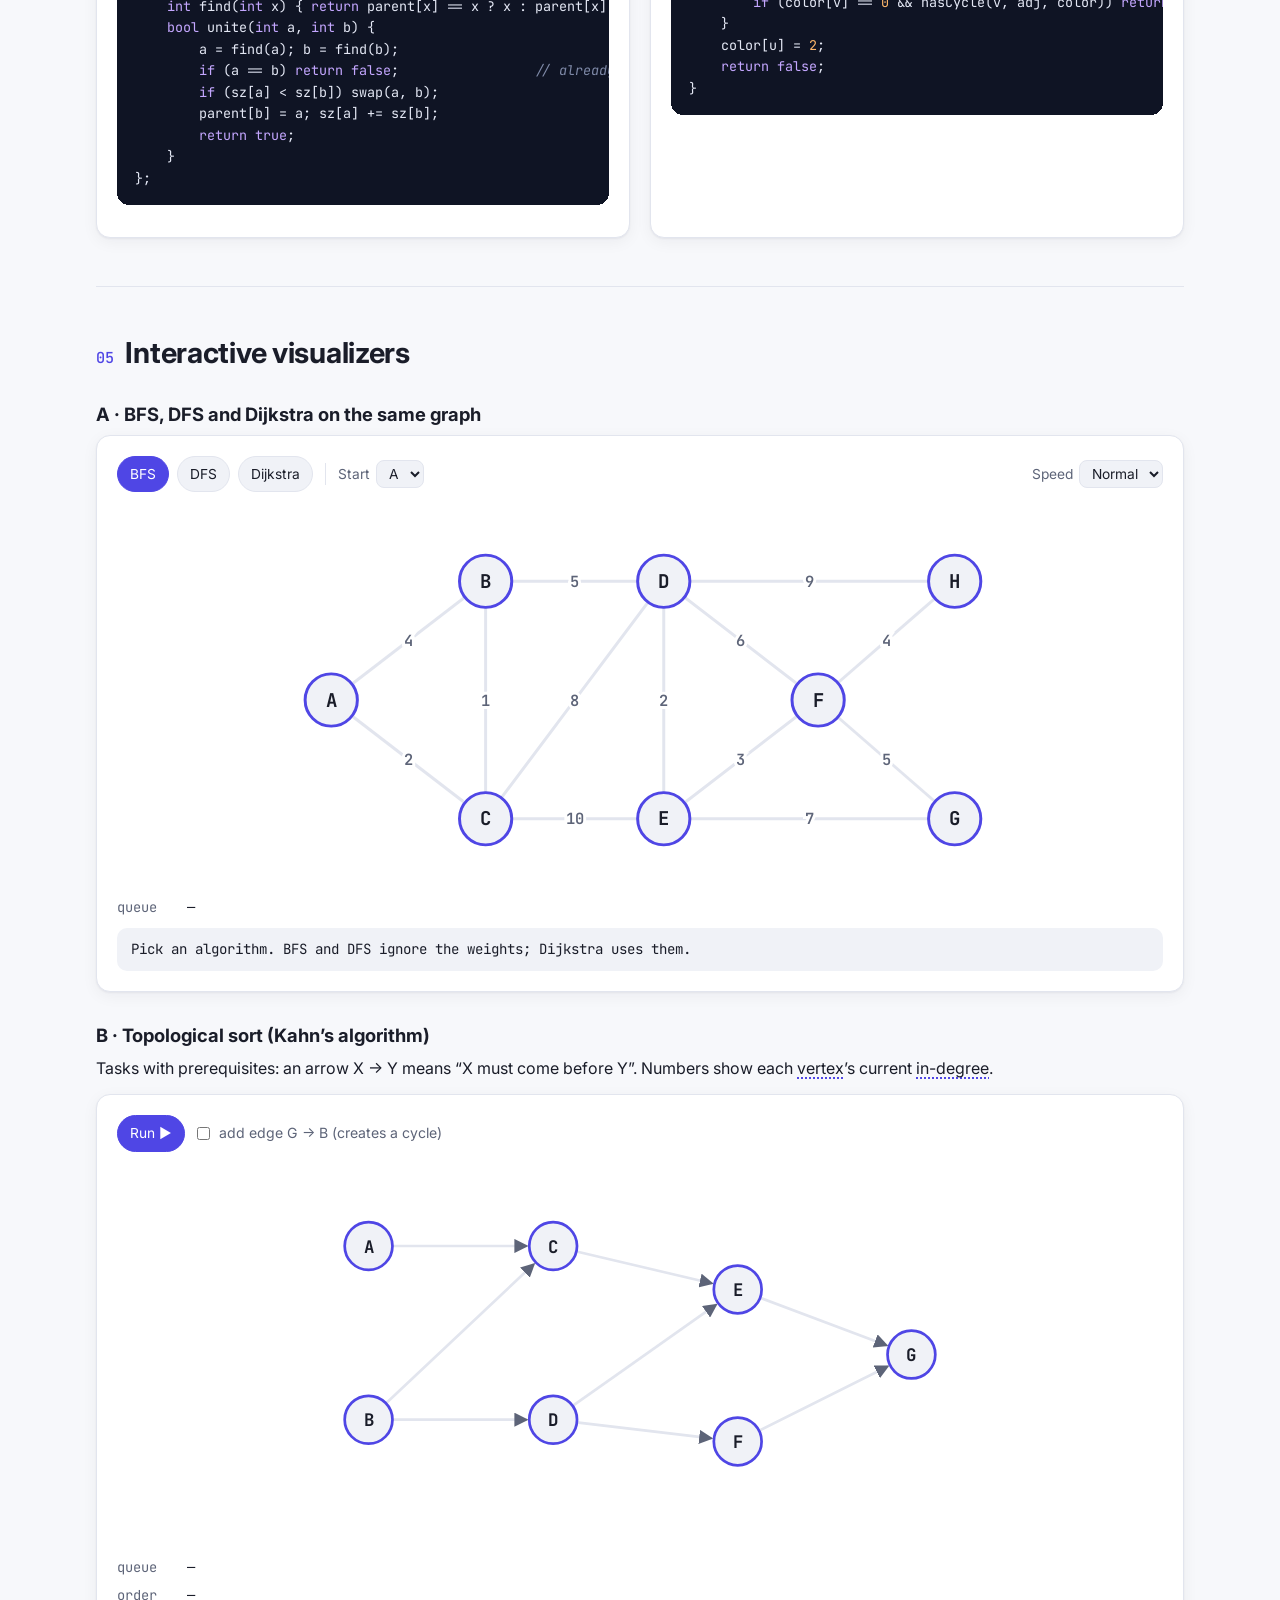
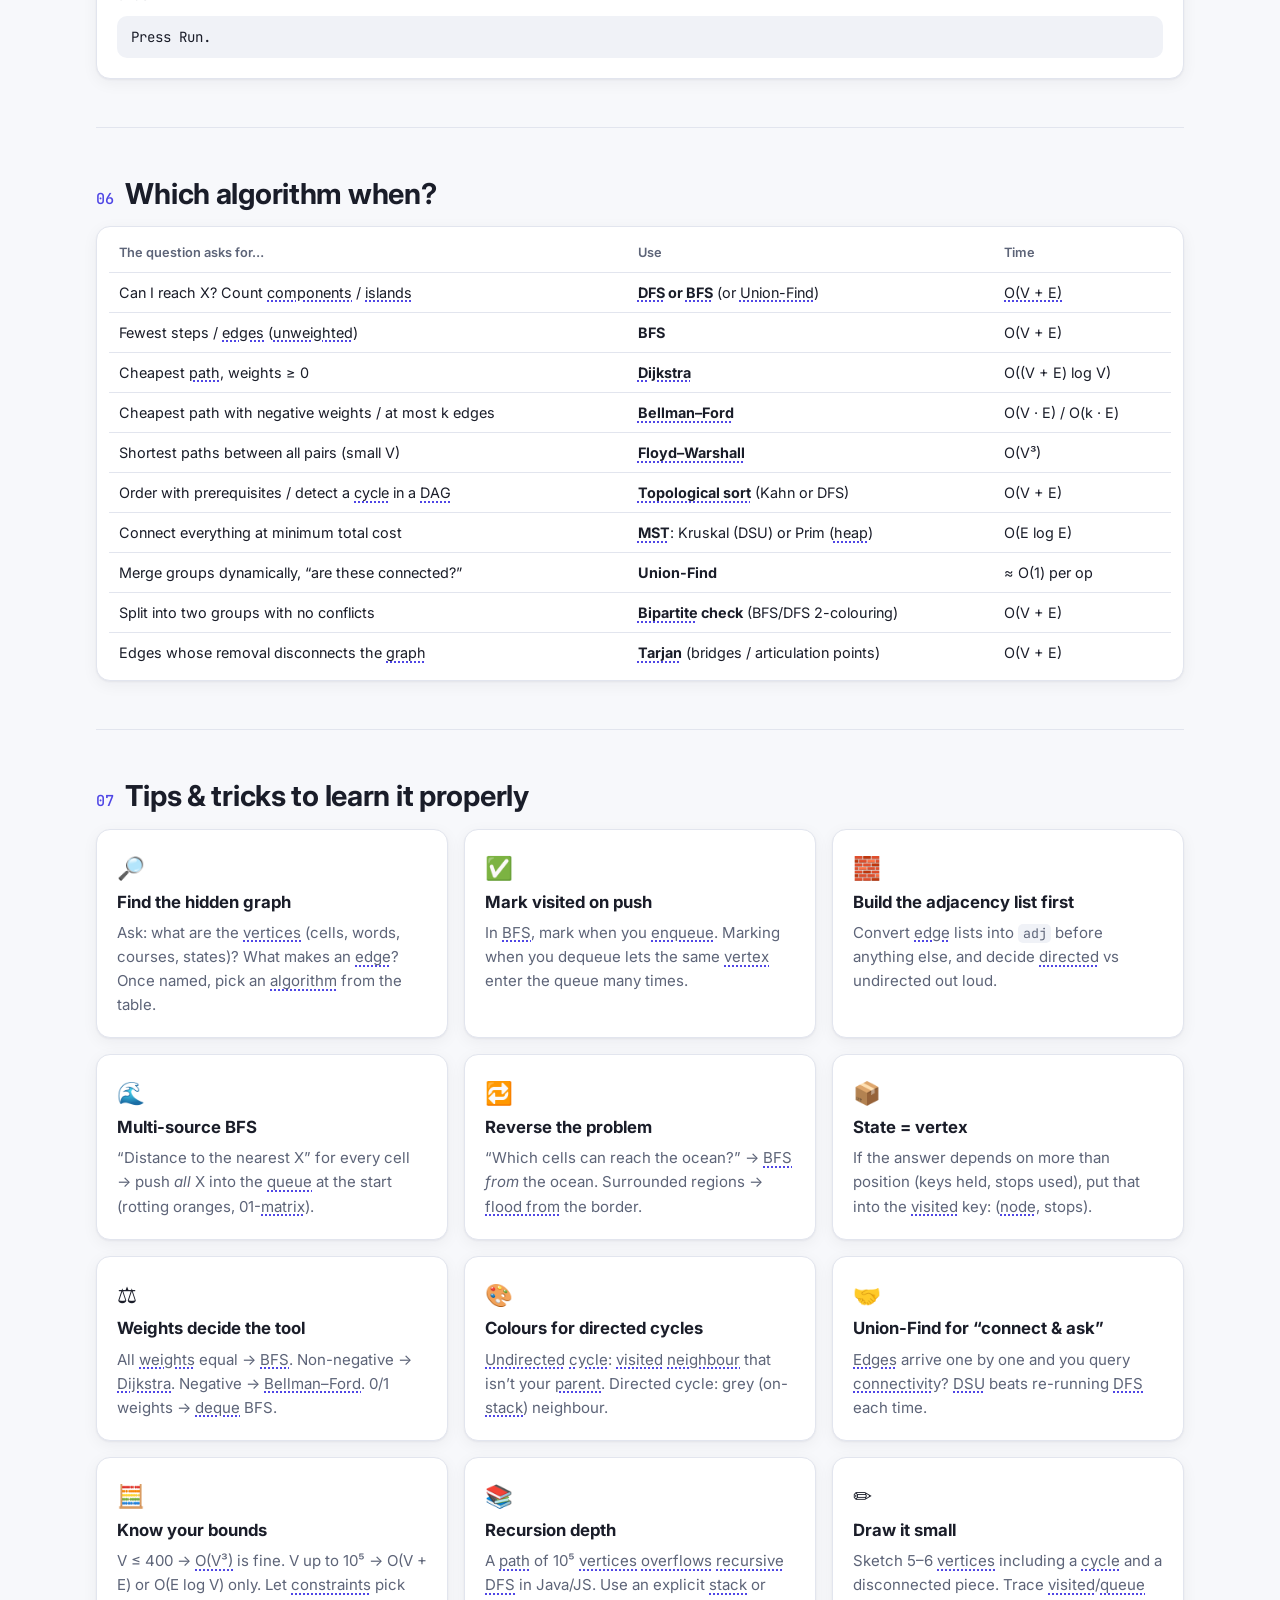
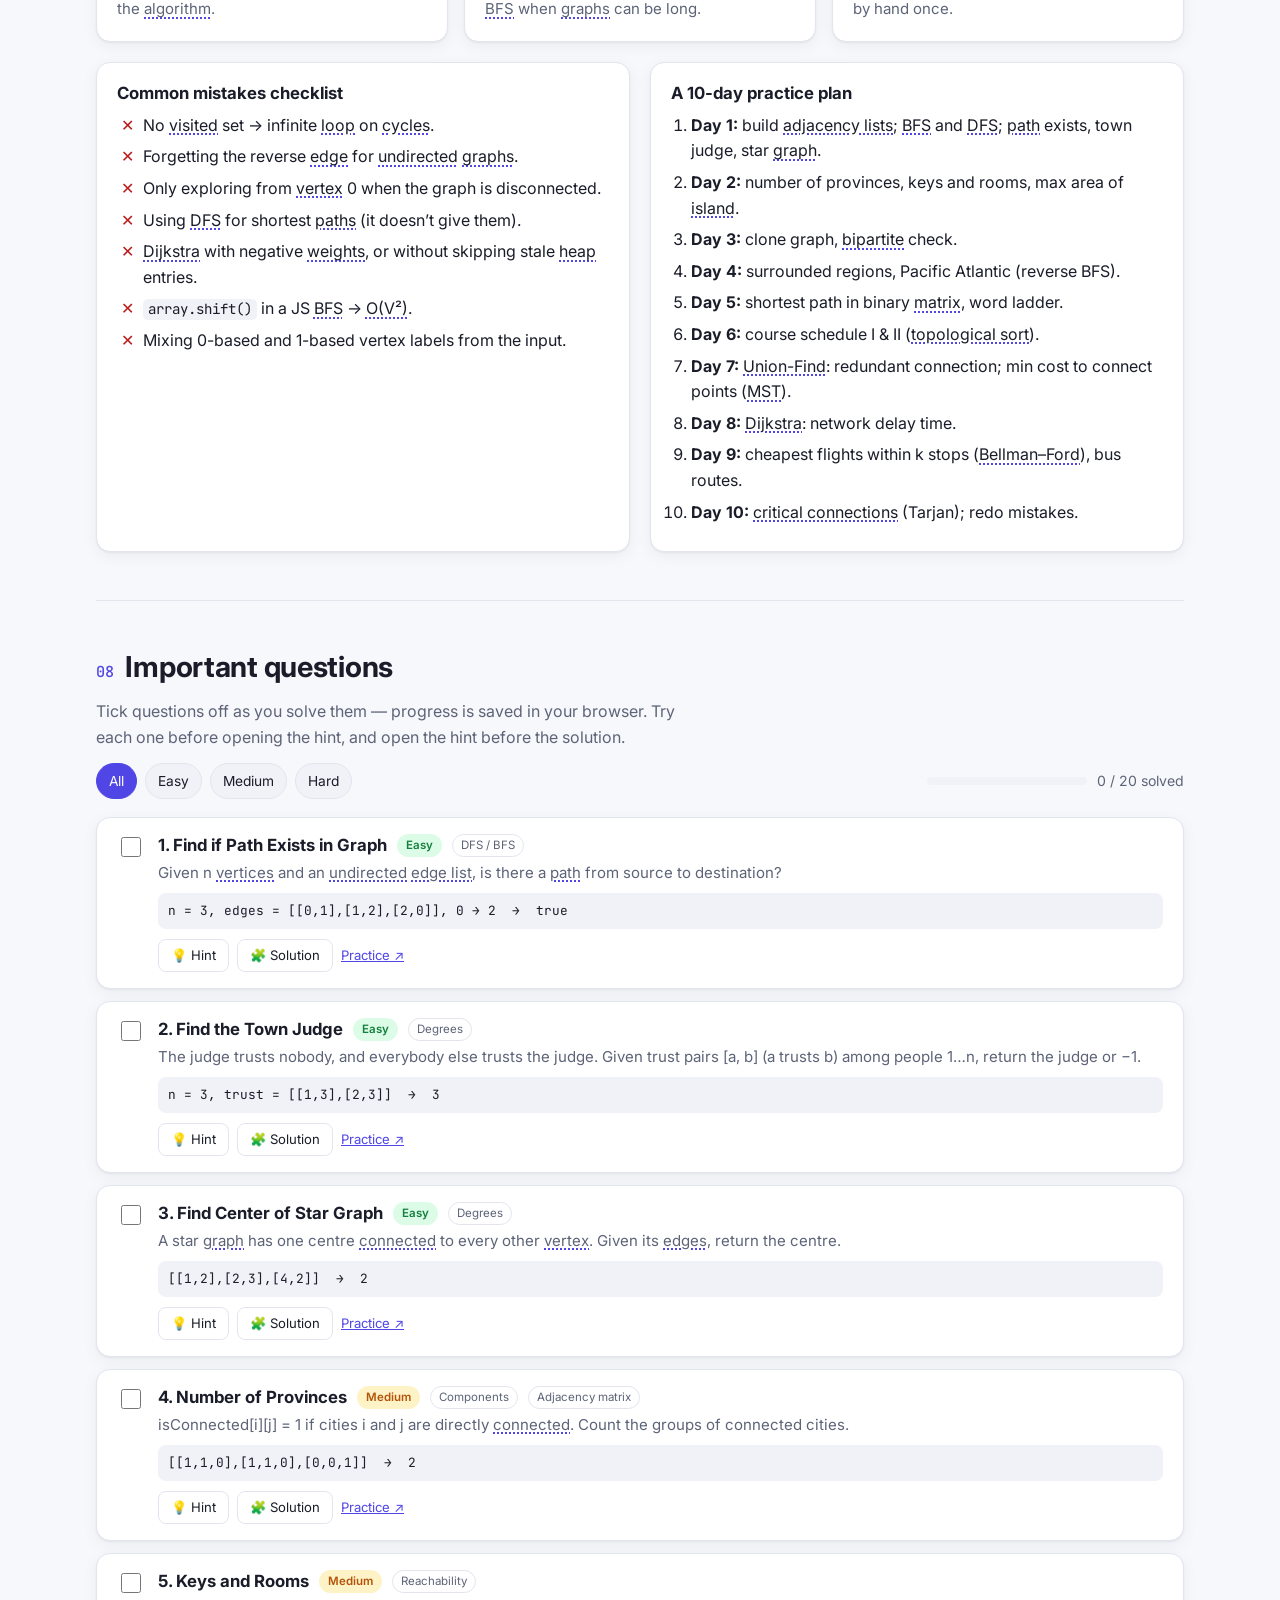
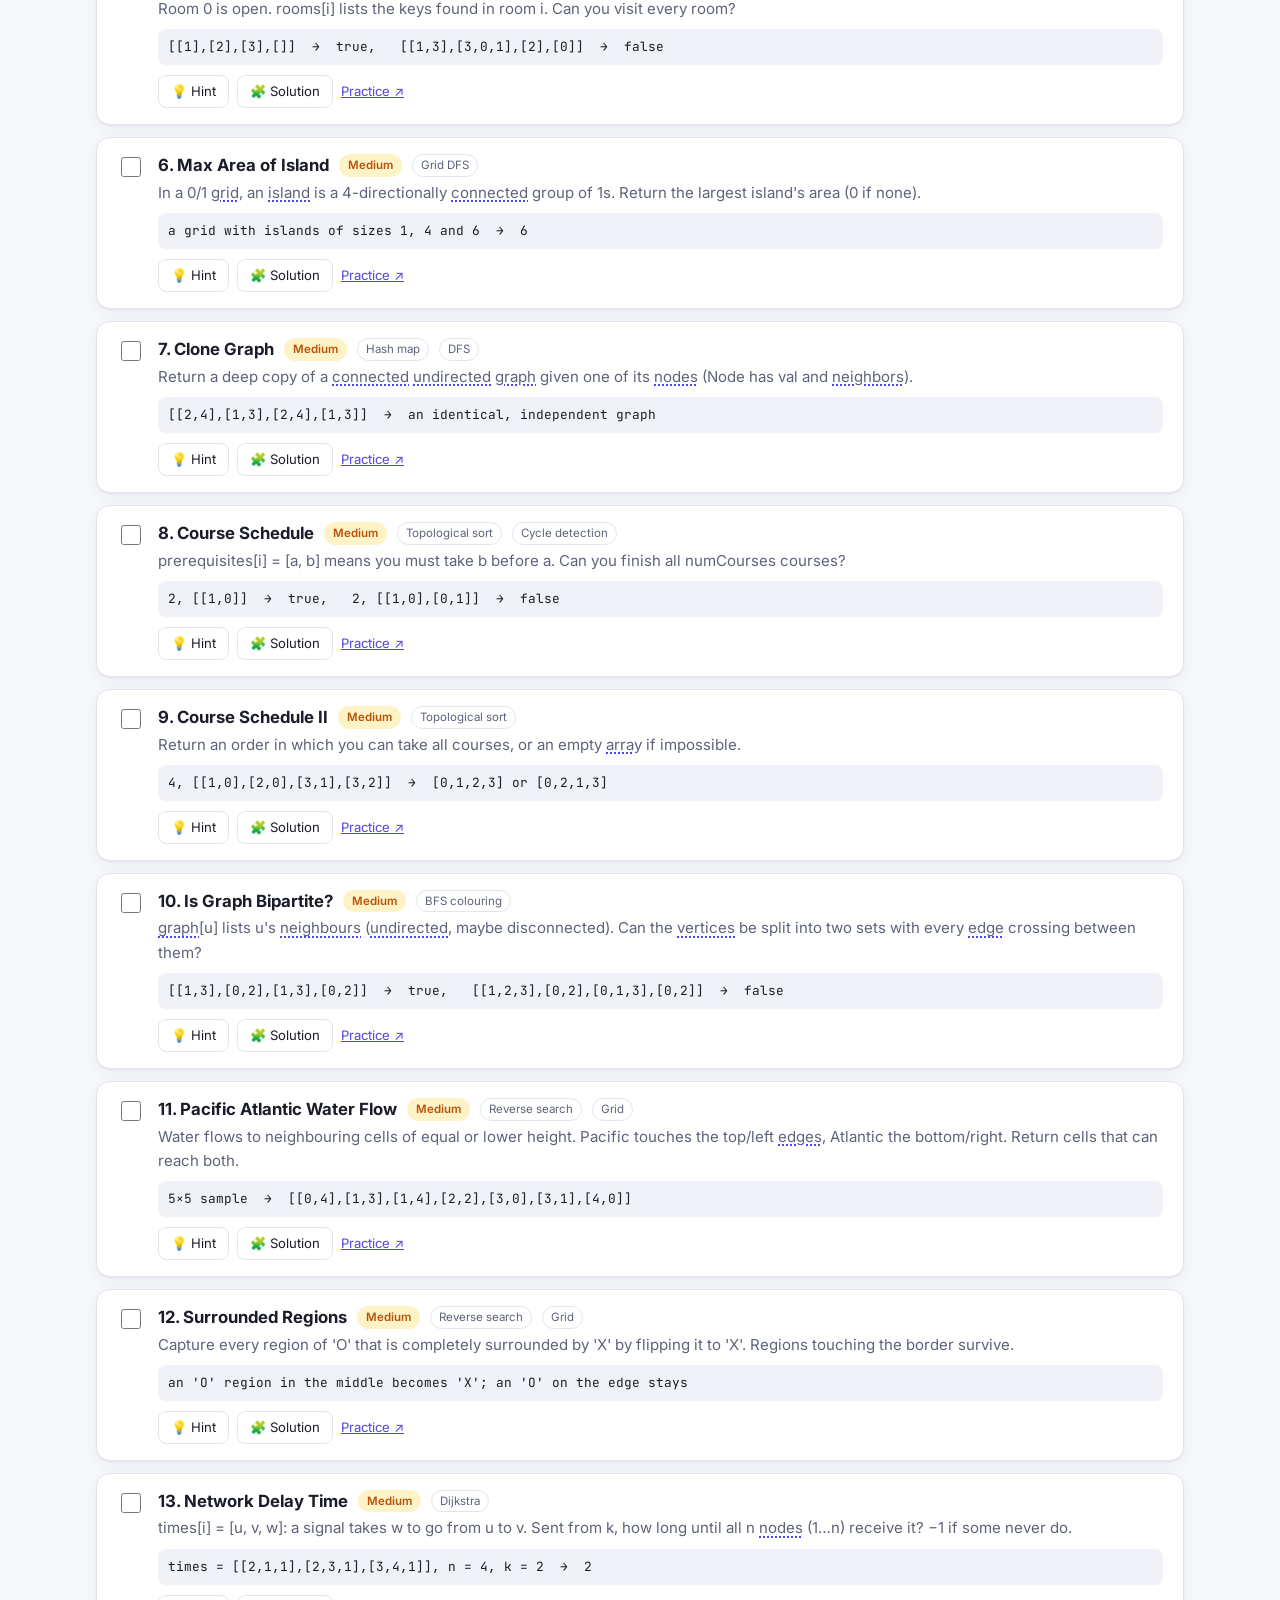
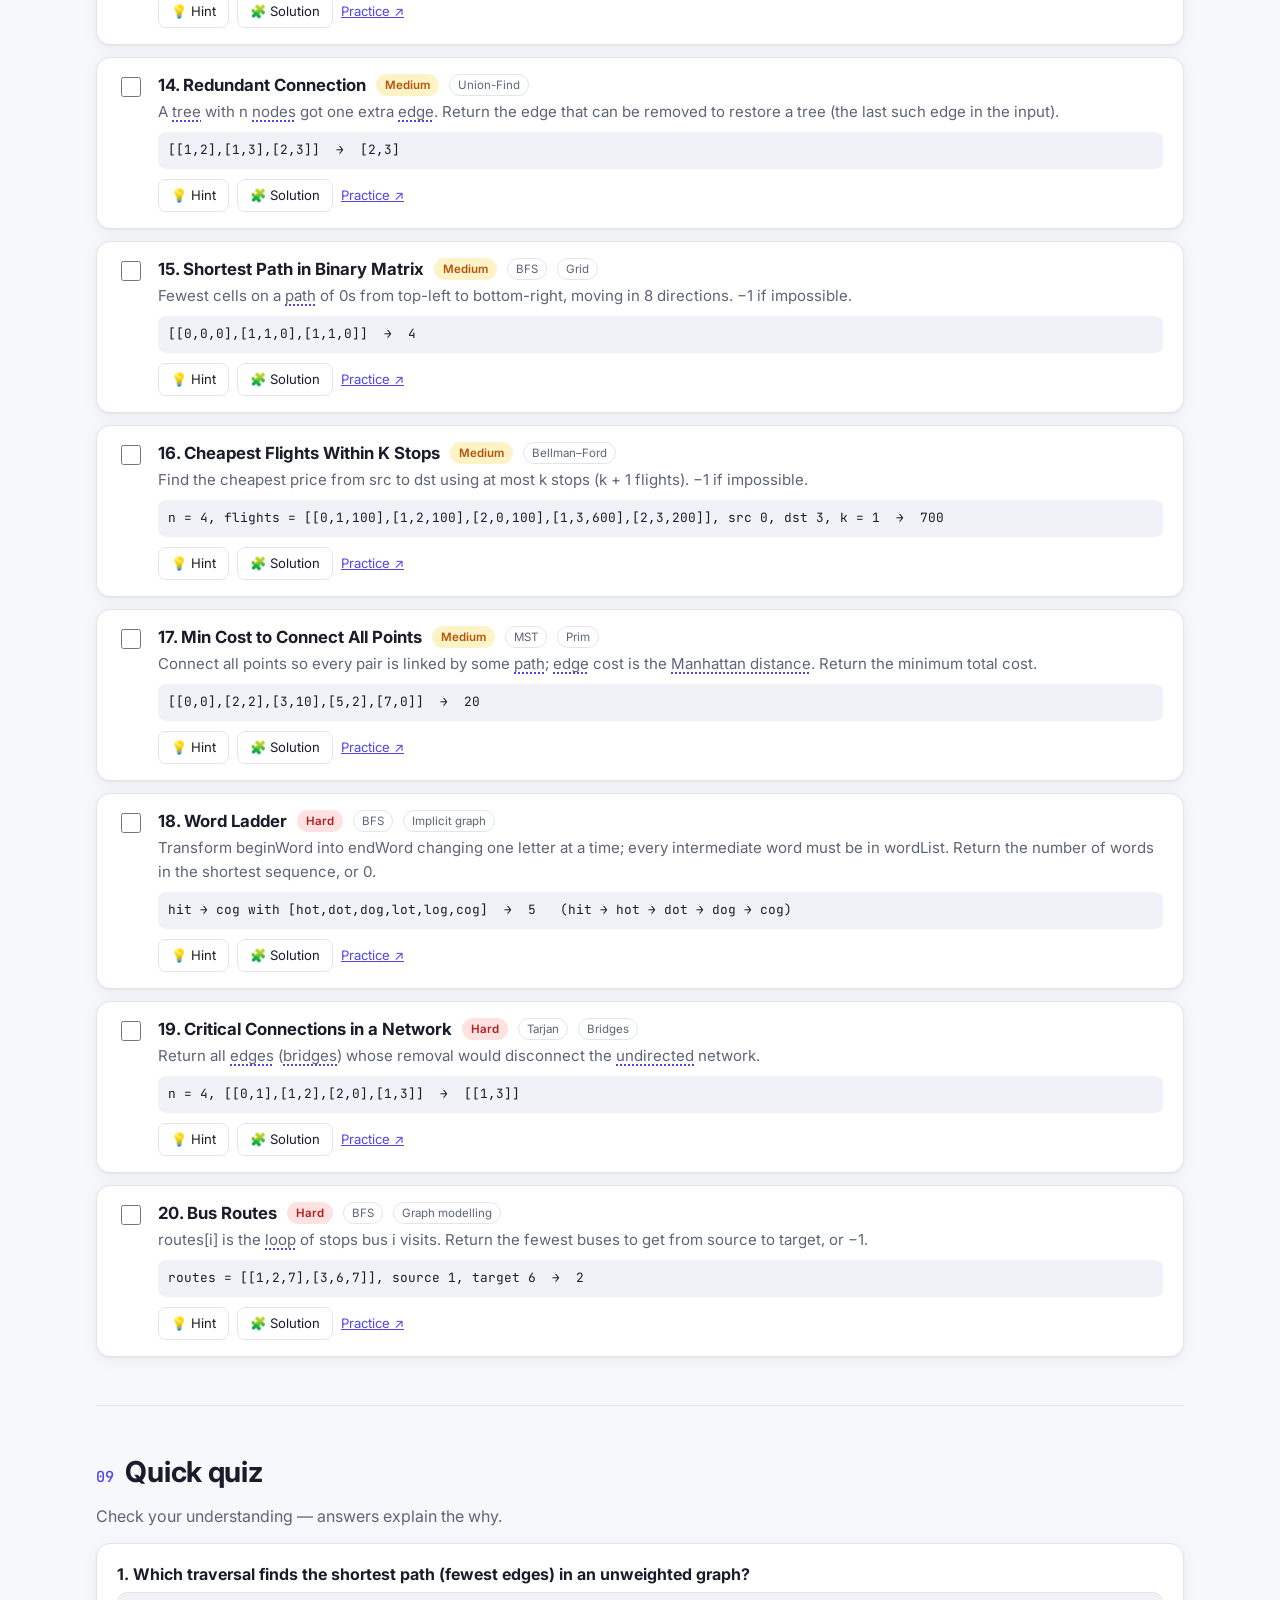
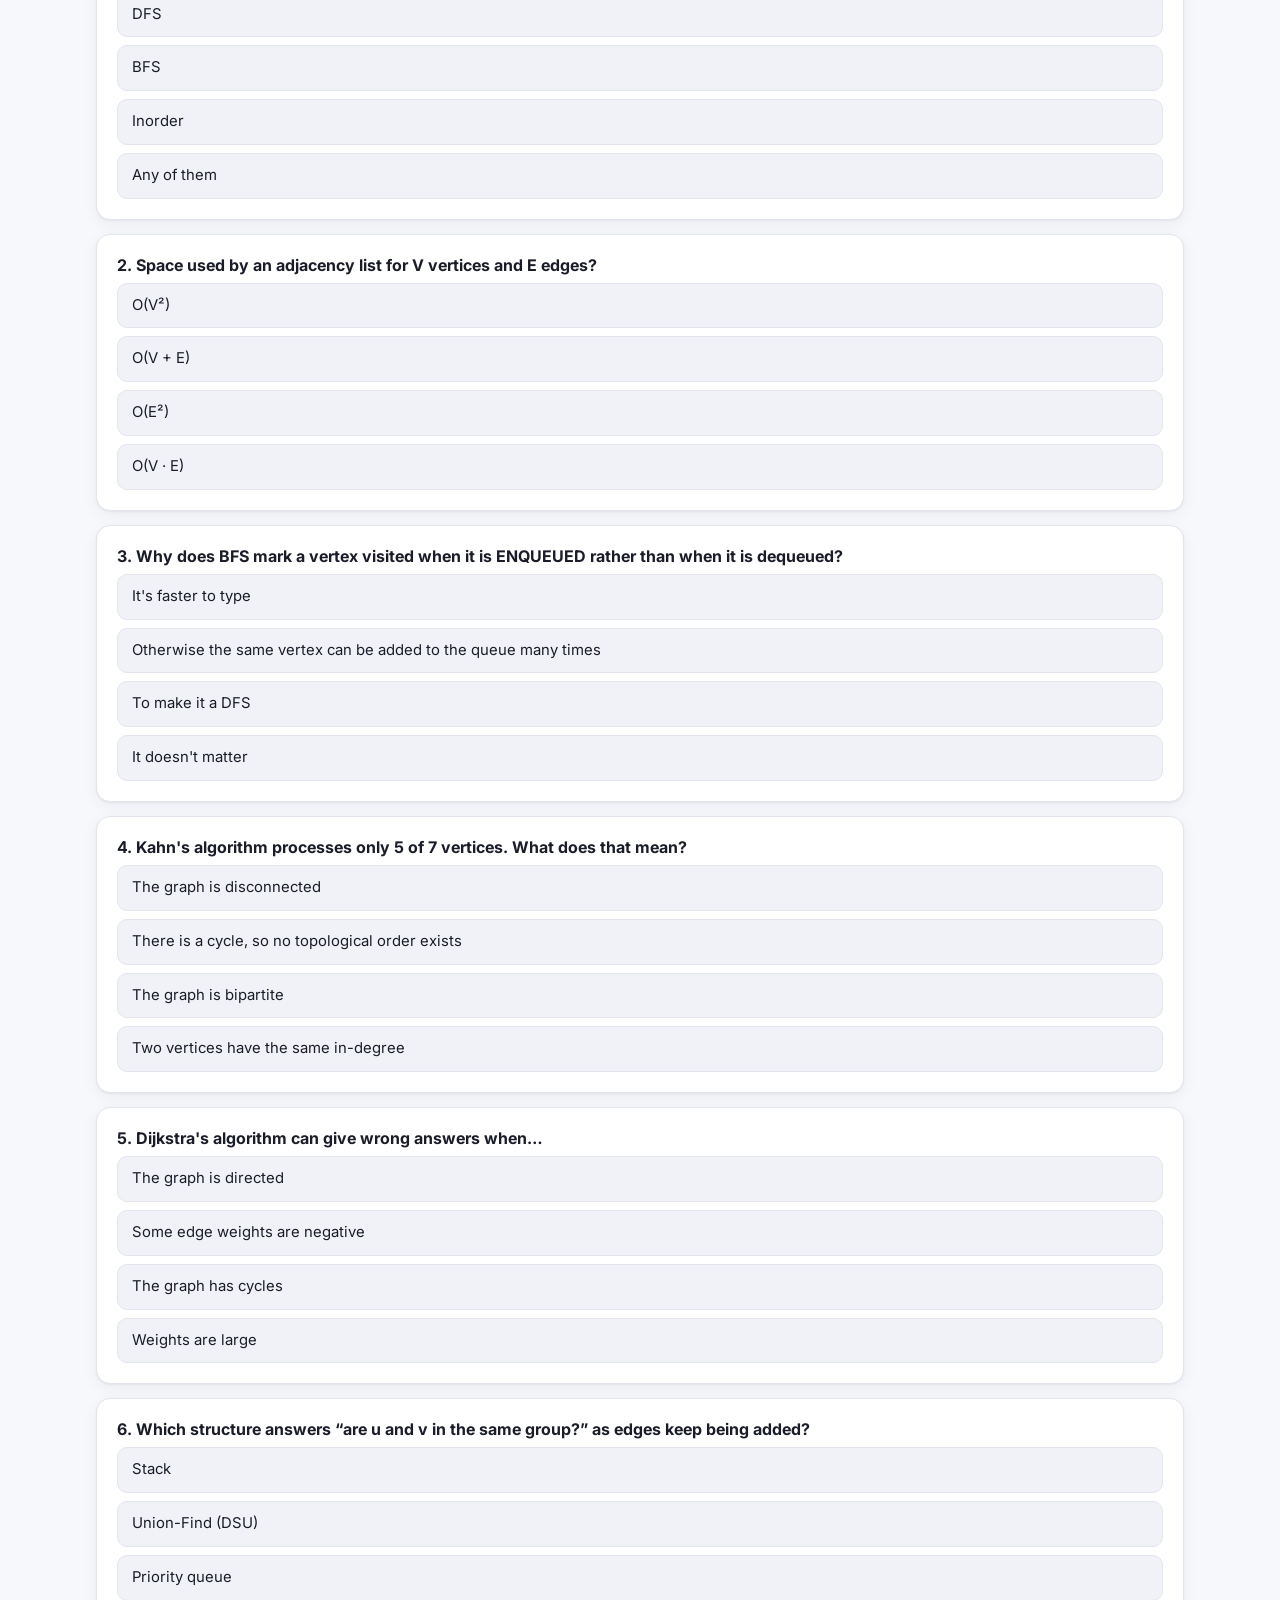
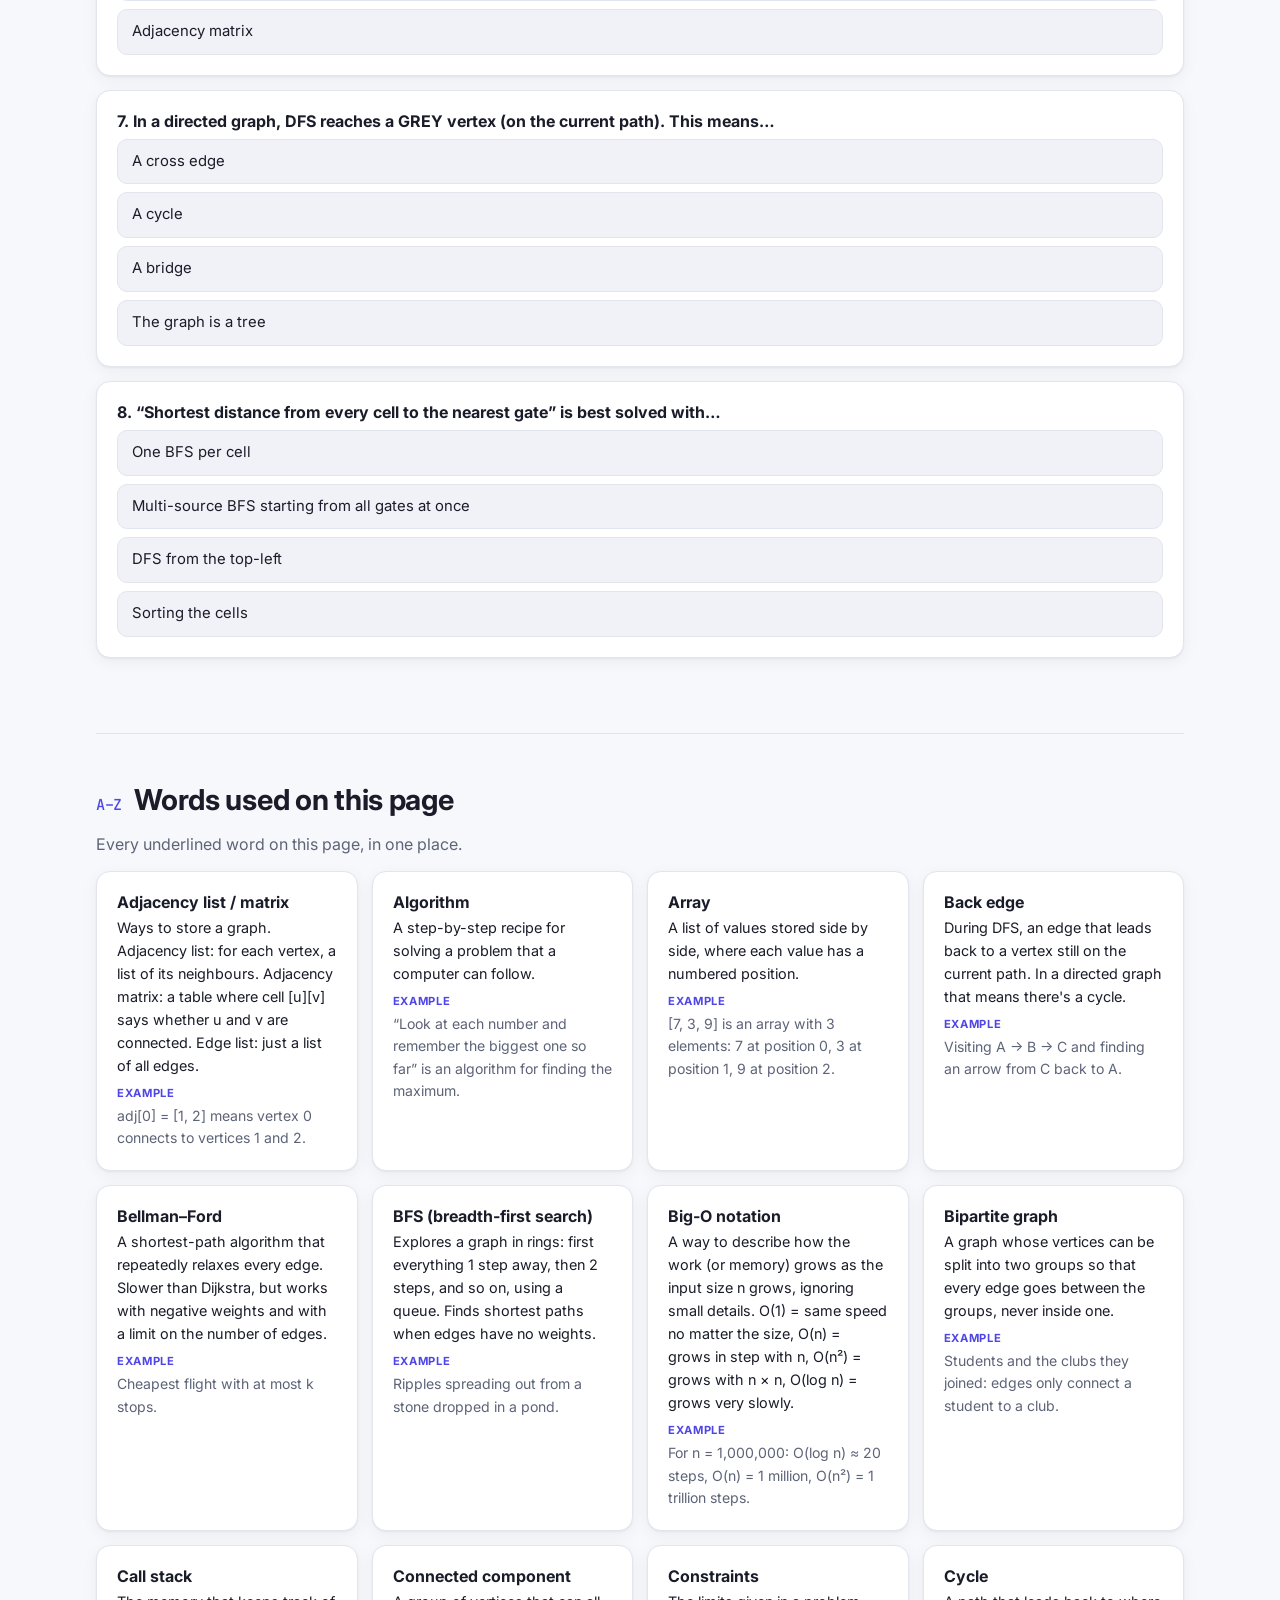
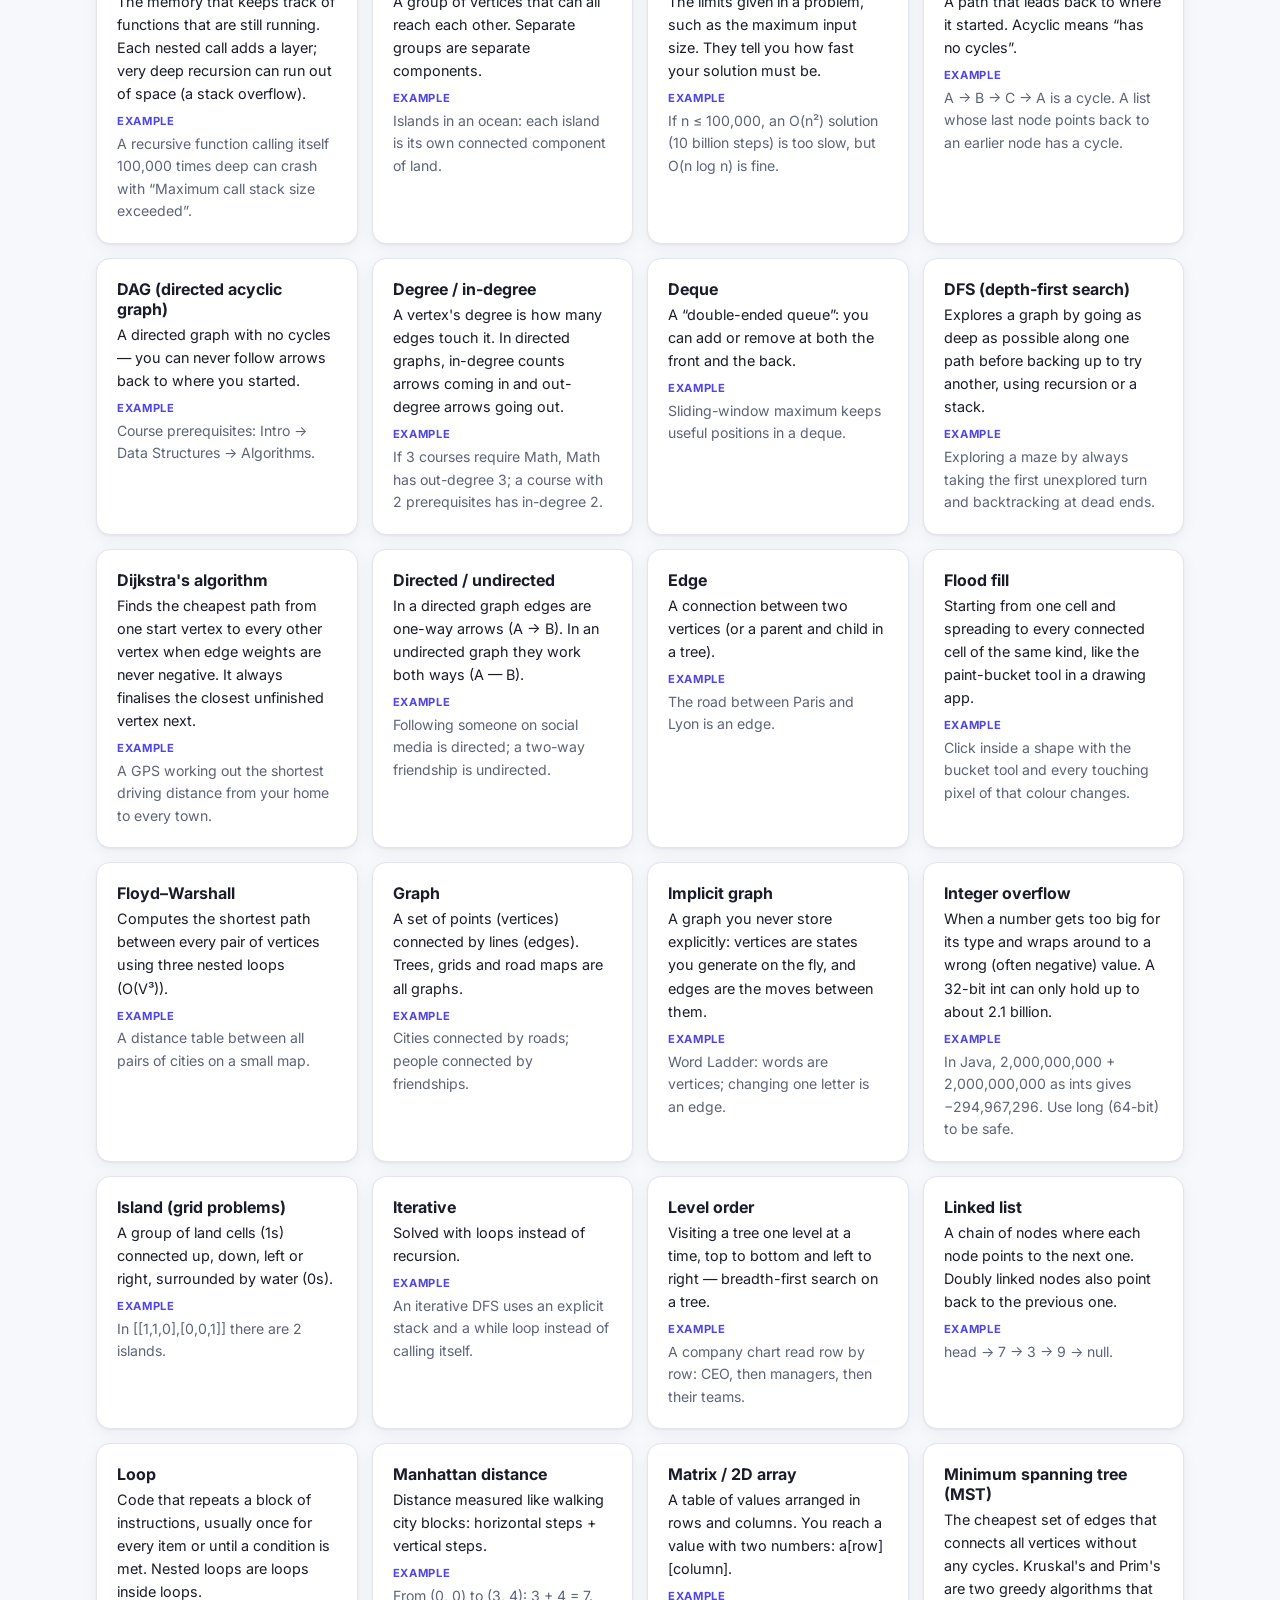
<file: graphs/index.html>
<!doctype html>
<html lang="en">
<head>
  <meta charset="utf-8">
  <meta name="viewport" content="width=device-width, initial-scale=1">
  <title>Graphs Guide</title>
  <meta name="description" content="Learn graphs properly: terminology, representations, BFS and DFS, topological sort, Dijkstra, union-find, choosing the right algorithm, interactive BFS/DFS/Dijkstra and topological-sort visualizers, tips, and the most important interview questions with C++, Java and JavaScript solutions.">
  <link rel="preconnect" href="https://fonts.googleapis.com">
  <link rel="preconnect" href="https://fonts.gstatic.com" crossorigin>
  <link href="https://fonts.googleapis.com/css2?family=Inter:wght@400;500;600;700&family=JetBrains+Mono:wght@400;500&display=swap" rel="stylesheet">
  <link rel="stylesheet" href="styles.css">
  <link rel="stylesheet" href="../shared/glossary.css">
</head>
<body>
  <header class="topbar">
    <div class="topbar-inner">
      <a class="brand" href="#top">
        <span class="brand-grid" aria-hidden="true"><i></i><i></i><i></i><i></i></span>
        Graphs&nbsp;Lab
      </a>
      <nav class="nav" aria-label="Sections">
        <a href="#basics">Basics</a>
        <a href="#representation">Representation</a>
        <a href="#traversals">BFS &amp; DFS</a>
        <a href="#algorithms">Algorithms</a>
        <a href="#visualizer">Visualizers</a>
        <a href="#choose">Which one?</a>
        <a href="#tips">Tips</a>
        <a href="#questions">Questions</a>
        <a href="#quiz">Quiz</a>
        <a href="../index.html">All topics</a>
      </nav>
      <div class="controls">
        <div class="lang-switch" role="group" aria-label="Code language">
          <button data-lang="cpp" class="active">C++</button>
          <button data-lang="java">Java</button>
          <button data-lang="js">JavaScript</button>
        </div>
        <button class="icon-btn" id="themeToggle" aria-label="Toggle dark mode" title="Toggle theme">◐</button>
      </div>
    </div>
  </header>

  <main id="top">
    <!-- HERO -->
    <section class="hero">
      <div class="hero-text">
        <p class="eyebrow">Data Structures · Topic Guide</p>
        <h1>Graphs</h1>
        <p class="lead">Maps, social networks, the web, course prerequisites, package dependencies, mazes — all graphs.
          Trees, grids and linked lists are graphs too. Master <strong>BFS</strong>, <strong>DFS</strong> and a handful of classic
          algorithms, learn to <em>recognise</em> the graph hidden in a problem, and you can solve a huge family of questions.</p>
        <div class="hero-cta">
          <a class="btn primary" href="#basics">Start learning</a>
          <a class="btn" href="#questions">Jump to questions</a>
        </div>
      </div>
      <div class="hero-graph" aria-hidden="true">
        <svg class="graph-svg" id="heroGraph" viewBox="0 0 640 320"></svg>
        <p class="hero-bs-cap" id="heroCap">breadth-first search from A</p>
      </div>
    </section>

    <!-- BASICS -->
    <section id="basics" class="section">
      <h2><span class="num">01</span> The basics</h2>

      <div class="grid-2">
        <div class="card">
          <h3>Vocabulary</h3>
          <ul class="checks">
            <li><strong>Vertex (node)</strong> and <strong>edge</strong> (a connection between two vertices). <code>V</code> = number of vertices, <code>E</code> = edges.</li>
            <li><strong>Directed</strong> (one-way, A → B) vs <strong>undirected</strong> (two-way, A — B).</li>
            <li><strong>Weighted:</strong> each edge has a cost, distance or capacity.</li>
            <li><strong>Degree:</strong> number of edges at a vertex (in-degree / out-degree when directed).</li>
            <li><strong>Path</strong>, <strong>cycle</strong> (a path back to its start), <strong>connected component</strong> (a maximal group of mutually reachable vertices).</li>
          </ul>
        </div>
        <div class="card">
          <h3>Special graphs you’ll meet</h3>
          <ul class="checks">
            <li><strong>Tree:</strong> connected, undirected, no cycles — exactly V − 1 edges.</li>
            <li><strong>DAG:</strong> directed acyclic graph — tasks with prerequisites; has a topological order.</li>
            <li><strong>Grid:</strong> each cell is a vertex, neighbours are edges (islands, mazes, flood fill).</li>
            <li><strong>Bipartite:</strong> vertices split into two groups with edges only between groups (2-colourable).</li>
            <li><strong>Implicit graph:</strong> vertices are states (words, lock combinations, board positions) generated on the fly.</li>
          </ul>
        </div>
      </div>
    </section>

    <!-- REPRESENTATION -->
    <section id="representation" class="section">
      <h2><span class="num">02</span> Representing a graph</h2>

      <div class="card table-card">
        <table class="cmp-table">
          <thead><tr><th>Representation</th><th>Space</th><th>Is there an edge u–v?</th><th>List neighbours of u</th><th>Best for</th></tr></thead>
          <tbody>
            <tr><td><strong>Adjacency list</strong></td><td class="good">O(V + E)</td><td>O(deg u)</td><td class="good">O(deg u)</td><td>Almost everything (sparse graphs)</td></tr>
            <tr><td><strong>Adjacency matrix</strong></td><td class="bad">O(V²)</td><td class="good">O(1)</td><td class="bad">O(V)</td><td>Dense graphs, Floyd–Warshall</td></tr>
            <tr><td><strong>Edge list</strong></td><td class="good">O(E)</td><td class="bad">O(E)</td><td class="bad">O(E)</td><td>Kruskal, Bellman–Ford, input format</td></tr>
          </tbody>
        </table>
      </div>

      <h3 class="sub">Build an adjacency list from an edge list</h3>
      <p>Interview inputs usually arrive as <code>n</code> and a list of edges <code>[u, v]</code> (or <code>[u, v, w]</code>). Converting is step one.</p>
      <div class="code" data-code>
<pre data-lang="cpp"><code>// n vertices labelled 0..n-1, edges = {{u, v}, ...}
vector&lt;vector&lt;int&gt;&gt; adj(n);
for (auto&amp; e : edges) {
    adj[e[0]].push_back(e[1]);
    adj[e[1]].push_back(e[0]);          // omit for a directed graph
}

// weighted: store (neighbour, weight) pairs
vector&lt;vector&lt;pair&lt;int, int&gt;&gt;&gt; wadj(n);
for (auto&amp; e : wedges) wadj[e[0]].push_back({e[1], e[2]});</code></pre>
<pre data-lang="java"><code>// n vertices labelled 0..n-1, edges = {{u, v}, ...}
List&lt;List&lt;Integer&gt;&gt; adj = new ArrayList&lt;&gt;();
for (int i = 0; i &lt; n; i++) adj.add(new ArrayList&lt;&gt;());
for (int[] e : edges) {
    adj.get(e[0]).add(e[1]);
    adj.get(e[1]).add(e[0]);            // omit for a directed graph
}

// weighted: store {neighbour, weight} pairs
List&lt;List&lt;int[]&gt;&gt; wadj = new ArrayList&lt;&gt;();
for (int i = 0; i &lt; n; i++) wadj.add(new ArrayList&lt;&gt;());
for (int[] e : wedges) wadj.get(e[0]).add(new int[]{e[1], e[2]});</code></pre>
<pre data-lang="js"><code>// n vertices labelled 0..n-1, edges = [[u, v], ...]
const adj = Array.from({ length: n }, () =&gt; []);
for (const [u, v] of edges) {
    adj[u].push(v);
    adj[v].push(u);                     // omit for a directed graph
}

// weighted: store [neighbour, weight] pairs
const wadj = Array.from({ length: n }, () =&gt; []);
for (const [u, v, w] of wedges) wadj[u].push([v, w]);</code></pre>
      </div>
    </section>

    <!-- TRAVERSALS -->
    <section id="traversals" class="section">
      <h2><span class="num">03</span> BFS &amp; DFS</h2>
      <p class="lead small-lead">Both visit every reachable vertex once in <strong>O(V + E)</strong>. The difference is the order:
        BFS goes out in rings (queue), DFS goes deep first (stack / recursion). <strong>Always mark visited</strong> — unlike trees, graphs have cycles.</p>

      <div class="pattern-list">
        <article class="card pattern">
          <h3>BFS — shortest path in an unweighted graph</h3>
          <p>Mark a vertex visited when you <em>enqueue</em> it (not when you dequeue it), or it can be added many times.</p>
          <div class="code" data-code>
<pre data-lang="cpp"><code>vector&lt;int&gt; bfs(vector&lt;vector&lt;int&gt;&gt;&amp; adj, int src) {
    vector&lt;int&gt; dist(adj.size(), -1);       // -1 = not visited
    queue&lt;int&gt; q;
    dist[src] = 0; q.push(src);
    while (!q.empty()) {
        int u = q.front(); q.pop();
        for (int v : adj[u])
            if (dist[v] == -1) { dist[v] = dist[u] + 1; q.push(v); }
    }
    return dist;                            // fewest edges from src
}</code></pre>
<pre data-lang="java"><code>int[] bfs(List&lt;List&lt;Integer&gt;&gt; adj, int src) {
    int[] dist = new int[adj.size()];
    Arrays.fill(dist, -1);                  // -1 = not visited
    Queue&lt;Integer&gt; q = new ArrayDeque&lt;&gt;();
    dist[src] = 0; q.offer(src);
    while (!q.isEmpty()) {
        int u = q.poll();
        for (int v : adj.get(u))
            if (dist[v] == -1) { dist[v] = dist[u] + 1; q.offer(v); }
    }
    return dist;                            // fewest edges from src
}</code></pre>
<pre data-lang="js"><code>function bfs(adj, src) {
    const dist = new Array(adj.length).fill(-1);   // -1 = not visited
    const q = [src];
    dist[src] = 0;
    for (let head = 0; head &lt; q.length; head++) {  // head index: no shift()
        const u = q[head];
        for (const v of adj[u])
            if (dist[v] === -1) { dist[v] = dist[u] + 1; q.push(v); }
    }
    return dist;                                   // fewest edges from src
}</code></pre>
          </div>
        </article>

        <article class="card pattern">
          <h3>DFS — explore, count components, detect cycles</h3>
          <p>Recursive DFS is short; for very deep graphs use an explicit stack to avoid stack overflow.</p>
          <div class="code" data-code>
<pre data-lang="cpp"><code>void dfs(vector&lt;vector&lt;int&gt;&gt;&amp; adj, int u, vector&lt;bool&gt;&amp; seen) {
    seen[u] = true;
    for (int v : adj[u])
        if (!seen[v]) dfs(adj, v, seen);
}
int countComponents(vector&lt;vector&lt;int&gt;&gt;&amp; adj) {
    vector&lt;bool&gt; seen(adj.size(), false);
    int comps = 0;
    for (int u = 0; u &lt; adj.size(); u++)
        if (!seen[u]) { comps++; dfs(adj, u, seen); }
    return comps;
}</code></pre>
<pre data-lang="java"><code>void dfs(List&lt;List&lt;Integer&gt;&gt; adj, int u, boolean[] seen) {
    seen[u] = true;
    for (int v : adj.get(u))
        if (!seen[v]) dfs(adj, v, seen);
}
int countComponents(List&lt;List&lt;Integer&gt;&gt; adj) {
    boolean[] seen = new boolean[adj.size()];
    int comps = 0;
    for (int u = 0; u &lt; adj.size(); u++)
        if (!seen[u]) { comps++; dfs(adj, u, seen); }
    return comps;
}</code></pre>
<pre data-lang="js"><code>function countComponents(adj) {
    const seen = new Array(adj.length).fill(false);
    let comps = 0;
    for (let s = 0; s &lt; adj.length; s++) {
        if (seen[s]) continue;
        comps++;
        const stack = [s];                  // iterative DFS
        seen[s] = true;
        while (stack.length) {
            const u = stack.pop();
            for (const v of adj[u])
                if (!seen[v]) { seen[v] = true; stack.push(v); }
        }
    }
    return comps;
}</code></pre>
          </div>
        </article>
      </div>
    </section>

    <!-- ALGORITHMS -->
    <section id="algorithms" class="section">
      <h2><span class="num">04</span> The classic algorithms</h2>

      <div class="pattern-list">
        <article class="card pattern">
          <h3>Topological sort (Kahn’s algorithm)</h3>
          <p>Order a DAG so every edge points forward. Repeatedly take a vertex with in-degree 0. If some vertices are never taken, there’s a <strong>cycle</strong>.</p>
          <div class="code" data-code>
<pre data-lang="cpp"><code>vector&lt;int&gt; topoSort(int n, vector&lt;vector&lt;int&gt;&gt;&amp; adj) {   // directed
    vector&lt;int&gt; indeg(n, 0), order;
    for (int u = 0; u &lt; n; u++) for (int v : adj[u]) indeg[v]++;
    queue&lt;int&gt; q;
    for (int u = 0; u &lt; n; u++) if (indeg[u] == 0) q.push(u);
    while (!q.empty()) {
        int u = q.front(); q.pop();
        order.push_back(u);
        for (int v : adj[u]) if (--indeg[v] == 0) q.push(v);
    }
    return order.size() == n ? order : vector&lt;int&gt;{};   // empty = cycle
}</code></pre>
<pre data-lang="java"><code>int[] topoSort(int n, List&lt;List&lt;Integer&gt;&gt; adj) {      // directed
    int[] indeg = new int[n], order = new int[n];
    for (int u = 0; u &lt; n; u++) for (int v : adj.get(u)) indeg[v]++;
    Queue&lt;Integer&gt; q = new ArrayDeque&lt;&gt;();
    for (int u = 0; u &lt; n; u++) if (indeg[u] == 0) q.offer(u);
    int k = 0;
    while (!q.isEmpty()) {
        int u = q.poll();
        order[k++] = u;
        for (int v : adj.get(u)) if (--indeg[v] == 0) q.offer(v);
    }
    return k == n ? order : new int[0];                // empty = cycle
}</code></pre>
<pre data-lang="js"><code>function topoSort(n, adj) {                            // directed
    const indeg = new Array(n).fill(0), order = [];
    for (let u = 0; u &lt; n; u++) for (const v of adj[u]) indeg[v]++;
    const q = [];
    for (let u = 0; u &lt; n; u++) if (indeg[u] === 0) q.push(u);
    for (let head = 0; head &lt; q.length; head++) {
        const u = q[head];
        order.push(u);
        for (const v of adj[u]) if (--indeg[v] === 0) q.push(v);
    }
    return order.length === n ? order : [];            // empty = cycle
}</code></pre>
          </div>
        </article>

        <article class="card pattern">
          <h3>Dijkstra — shortest paths with non-negative weights</h3>
          <p>Always settle the closest unsettled vertex (min-heap), then relax its edges. Skip stale heap entries. O((V + E) log V).</p>
          <div class="code" data-code>
<pre data-lang="cpp"><code>vector&lt;long long&gt; dijkstra(vector&lt;vector&lt;pair&lt;int,int&gt;&gt;&gt;&amp; adj, int src) {
    vector&lt;long long&gt; dist(adj.size(), LLONG_MAX);
    priority_queue&lt;pair&lt;long long,int&gt;, vector&lt;pair&lt;long long,int&gt;&gt;, greater&lt;&gt;&gt; pq;
    dist[src] = 0; pq.push({0, src});
    while (!pq.empty()) {
        auto [d, u] = pq.top(); pq.pop();
        if (d &gt; dist[u]) continue;                 // stale entry
        for (auto [v, w] : adj[u])
            if (d + w &lt; dist[v]) { dist[v] = d + w; pq.push({dist[v], v}); }
    }
    return dist;
}</code></pre>
<pre data-lang="java"><code>long[] dijkstra(List&lt;List&lt;int[]&gt;&gt; adj, int src) {
    long[] dist = new long[adj.size()];
    Arrays.fill(dist, Long.MAX_VALUE);
    PriorityQueue&lt;long[]&gt; pq = new PriorityQueue&lt;&gt;((a, b) -&gt; Long.compare(a[0], b[0]));
    dist[src] = 0; pq.add(new long[]{0, src});
    while (!pq.isEmpty()) {
        long[] top = pq.poll();
        long d = top[0]; int u = (int) top[1];
        if (d &gt; dist[u]) continue;                 // stale entry
        for (int[] e : adj.get(u))
            if (d + e[1] &lt; dist[e[0]]) { dist[e[0]] = d + e[1]; pq.add(new long[]{dist[e[0]], e[0]}); }
    }
    return dist;
}</code></pre>
<pre data-lang="js"><code>// JS has no built-in heap: a tiny binary heap of [dist, node] pairs
class PQ {
    constructor() { this.a = []; }
    get size() { return this.a.length; }
    push(x) {
        const a = this.a; a.push(x);
        for (let i = a.length - 1, p; i &gt; 0 &amp;&amp; a[p = (i - 1) &gt;&gt; 1][0] &gt; a[i][0]; i = p) [a[p], a[i]] = [a[i], a[p]];
    }
    pop() {
        const a = this.a, top = a[0], last = a.pop();
        if (a.length) {
            a[0] = last;
            for (let i = 0; ; ) {
                const l = 2 * i + 1, r = l + 1;
                let m = i;
                if (l &lt; a.length &amp;&amp; a[l][0] &lt; a[m][0]) m = l;
                if (r &lt; a.length &amp;&amp; a[r][0] &lt; a[m][0]) m = r;
                if (m === i) break;
                [a[m], a[i]] = [a[i], a[m]]; i = m;
            }
        }
        return top;
    }
}
function dijkstra(adj, src) {                      // adj[u] = [[v, w], ...]
    const dist = new Array(adj.length).fill(Infinity), pq = new PQ();
    dist[src] = 0; pq.push([0, src]);
    while (pq.size) {
        const [d, u] = pq.pop();
        if (d &gt; dist[u]) continue;                 // stale entry
        for (const [v, w] of adj[u])
            if (d + w &lt; dist[v]) { dist[v] = d + w; pq.push([dist[v], v]); }
    }
    return dist;
}</code></pre>
          </div>
        </article>

        <article class="card pattern">
          <h3>Union-Find (Disjoint Set Union)</h3>
          <p>Merge groups and ask “same group?” in almost O(1). With <strong>path compression</strong> + <strong>union by size</strong>.
            Used for connectivity, cycle detection in undirected graphs, and Kruskal’s MST.</p>
          <div class="code" data-code>
<pre data-lang="cpp"><code>struct DSU {
    vector&lt;int&gt; parent, sz;
    DSU(int n) : parent(n), sz(n, 1) { iota(parent.begin(), parent.end(), 0); }
    int find(int x) { return parent[x] == x ? x : parent[x] = find(parent[x]); }
    bool unite(int a, int b) {
        a = find(a); b = find(b);
        if (a == b) return false;                 // already connected
        if (sz[a] &lt; sz[b]) swap(a, b);
        parent[b] = a; sz[a] += sz[b];
        return true;
    }
};</code></pre>
<pre data-lang="java"><code>class DSU {
    int[] parent, sz;
    DSU(int n) {
        parent = new int[n]; sz = new int[n];
        for (int i = 0; i &lt; n; i++) { parent[i] = i; sz[i] = 1; }
    }
    int find(int x) { return parent[x] == x ? x : (parent[x] = find(parent[x])); }
    boolean unite(int a, int b) {
        a = find(a); b = find(b);
        if (a == b) return false;                 // already connected
        if (sz[a] &lt; sz[b]) { int t = a; a = b; b = t; }
        parent[b] = a; sz[a] += sz[b];
        return true;
    }
}</code></pre>
<pre data-lang="js"><code>class DSU {
    constructor(n) {
        this.parent = Array.from({ length: n }, (_, i) =&gt; i);
        this.sz = new Array(n).fill(1);
    }
    find(x) {
        while (this.parent[x] !== x) {
            this.parent[x] = this.parent[this.parent[x]];   // path halving
            x = this.parent[x];
        }
        return x;
    }
    unite(a, b) {
        a = this.find(a); b = this.find(b);
        if (a === b) return false;                // already connected
        if (this.sz[a] &lt; this.sz[b]) [a, b] = [b, a];
        this.parent[b] = a; this.sz[a] += this.sz[b];
        return true;
    }
}</code></pre>
          </div>
        </article>

        <article class="card pattern">
          <h3>Cycle detection in a directed graph (3 colours)</h3>
          <p>White = unvisited, grey = on the current DFS path, black = finished. Reaching a <strong>grey</strong> vertex means a back edge → cycle.</p>
          <div class="code" data-code>
<pre data-lang="cpp"><code>bool hasCycle(int u, vector&lt;vector&lt;int&gt;&gt;&amp; adj, vector&lt;int&gt;&amp; color) {  // 0 white, 1 grey, 2 black
    color[u] = 1;
    for (int v : adj[u]) {
        if (color[v] == 1) return true;                     // back edge
        if (color[v] == 0 &amp;&amp; hasCycle(v, adj, color)) return true;
    }
    color[u] = 2;
    return false;
}</code></pre>
<pre data-lang="java"><code>boolean hasCycle(int u, List&lt;List&lt;Integer&gt;&gt; adj, int[] color) {  // 0 white, 1 grey, 2 black
    color[u] = 1;
    for (int v : adj.get(u)) {
        if (color[v] == 1) return true;                     // back edge
        if (color[v] == 0 &amp;&amp; hasCycle(v, adj, color)) return true;
    }
    color[u] = 2;
    return false;
}</code></pre>
<pre data-lang="js"><code>function hasCycle(u, adj, color) {                // 0 white, 1 grey, 2 black
    color[u] = 1;
    for (const v of adj[u]) {
        if (color[v] === 1) return true;          // back edge
        if (color[v] === 0 &amp;&amp; hasCycle(v, adj, color)) return true;
    }
    color[u] = 2;
    return false;
}</code></pre>
          </div>
        </article>
      </div>
    </section>

    <!-- VISUALIZERS -->
    <section id="visualizer" class="section">
      <h2><span class="num">05</span> Interactive visualizers</h2>

      <h3 class="sub">A · BFS, DFS and Dijkstra on the same graph</h3>
      <div class="viz card">
        <div class="viz-buttons" id="gAlgoButtons">
          <button data-galgo="bfs" class="active">BFS</button>
          <button data-galgo="dfs">DFS</button>
          <button data-galgo="dijkstra">Dijkstra</button>
          <span class="divider"></span>
          <label class="inline-ctl left">Start
            <select id="gStart"></select>
          </label>
          <label class="inline-ctl">Speed
            <select id="gSpeed">
              <option value="1200">Slow</option>
              <option value="750" selected>Normal</option>
              <option value="300">Fast</option>
            </select>
          </label>
        </div>
        <svg class="graph-svg big" id="gSvg" viewBox="0 0 640 320"></svg>
        <div class="g-ds"><span class="g-ds-label" id="gDsLabel">queue</span><span class="g-ds-items" id="gDs">—</span></div>
        <div class="bs-status" id="gStatus">Pick an algorithm. BFS and DFS ignore the weights; Dijkstra uses them.</div>
        <div id="gTable"></div>
      </div>

      <h3 class="sub">B · Topological sort (Kahn’s algorithm)</h3>
      <p>Tasks with prerequisites: an arrow X → Y means “X must come before Y”. Numbers show each vertex’s current in-degree.</p>
      <div class="viz card">
        <div class="viz-buttons">
          <button id="topoRun" class="active">Run ▶</button>
          <label class="check-label"><input type="checkbox" id="topoCycle"> add edge G → B (creates a cycle)</label>
        </div>
        <svg class="graph-svg big" id="topoSvg" viewBox="0 0 640 350"></svg>
        <div class="g-ds"><span class="g-ds-label">queue</span><span class="g-ds-items" id="topoQ">—</span></div>
        <div class="g-ds"><span class="g-ds-label">order</span><span class="g-ds-items" id="topoOut">—</span></div>
        <div class="bs-status" id="topoStatus">Press Run.</div>
      </div>
    </section>

    <!-- CHOOSE -->
    <section id="choose" class="section">
      <h2><span class="num">06</span> Which algorithm when?</h2>
      <div class="card table-card">
        <table class="cmp-table">
          <thead><tr><th>The question asks for…</th><th>Use</th><th>Time</th></tr></thead>
          <tbody>
            <tr><td>Can I reach X? Count components / islands</td><td><strong>DFS or BFS</strong> (or Union-Find)</td><td>O(V + E)</td></tr>
            <tr><td>Fewest steps / edges (unweighted)</td><td><strong>BFS</strong></td><td>O(V + E)</td></tr>
            <tr><td>Cheapest path, weights ≥ 0</td><td><strong>Dijkstra</strong></td><td>O((V + E) log V)</td></tr>
            <tr><td>Cheapest path with negative weights / at most k edges</td><td><strong>Bellman–Ford</strong></td><td>O(V · E) / O(k · E)</td></tr>
            <tr><td>Shortest paths between all pairs (small V)</td><td><strong>Floyd–Warshall</strong></td><td>O(V³)</td></tr>
            <tr><td>Order with prerequisites / detect a cycle in a DAG</td><td><strong>Topological sort</strong> (Kahn or DFS)</td><td>O(V + E)</td></tr>
            <tr><td>Connect everything at minimum total cost</td><td><strong>MST</strong>: Kruskal (DSU) or Prim (heap)</td><td>O(E log E)</td></tr>
            <tr><td>Merge groups dynamically, “are these connected?”</td><td><strong>Union-Find</strong></td><td>≈ O(1) per op</td></tr>
            <tr><td>Split into two groups with no conflicts</td><td><strong>Bipartite check</strong> (BFS/DFS 2-colouring)</td><td>O(V + E)</td></tr>
            <tr><td>Edges whose removal disconnects the graph</td><td><strong>Tarjan</strong> (bridges / articulation points)</td><td>O(V + E)</td></tr>
          </tbody>
        </table>
      </div>
    </section>

    <!-- TIPS -->
    <section id="tips" class="section">
      <h2><span class="num">07</span> Tips &amp; tricks to learn it properly</h2>

      <div class="tips">
        <div class="tip card"><div class="tip-ico">🔎</div><h3>Find the hidden graph</h3>
          <p>Ask: what are the vertices (cells, words, courses, states)? What makes an edge? Once named, pick an algorithm from the table.</p></div>
        <div class="tip card"><div class="tip-ico">✅</div><h3>Mark visited on push</h3>
          <p>In BFS, mark when you enqueue. Marking when you dequeue lets the same vertex enter the queue many times.</p></div>
        <div class="tip card"><div class="tip-ico">🧱</div><h3>Build the adjacency list first</h3>
          <p>Convert edge lists into <code>adj</code> before anything else, and decide directed vs undirected out loud.</p></div>
        <div class="tip card"><div class="tip-ico">🌊</div><h3>Multi-source BFS</h3>
          <p>“Distance to the nearest X” for every cell → push <em>all</em> X into the queue at the start (rotting oranges, 01-matrix).</p></div>
        <div class="tip card"><div class="tip-ico">🔁</div><h3>Reverse the problem</h3>
          <p>“Which cells can reach the ocean?” → BFS <em>from</em> the ocean. Surrounded regions → flood from the border.</p></div>
        <div class="tip card"><div class="tip-ico">📦</div><h3>State = vertex</h3>
          <p>If the answer depends on more than position (keys held, stops used), put that into the visited key: (node, stops).</p></div>
        <div class="tip card"><div class="tip-ico">⚖️</div><h3>Weights decide the tool</h3>
          <p>All weights equal → BFS. Non-negative → Dijkstra. Negative → Bellman–Ford. 0/1 weights → deque BFS.</p></div>
        <div class="tip card"><div class="tip-ico">🎨</div><h3>Colours for directed cycles</h3>
          <p>Undirected cycle: visited neighbour that isn’t your parent. Directed cycle: grey (on-stack) neighbour.</p></div>
        <div class="tip card"><div class="tip-ico">🤝</div><h3>Union-Find for “connect &amp; ask”</h3>
          <p>Edges arrive one by one and you query connectivity? DSU beats re-running DFS each time.</p></div>
        <div class="tip card"><div class="tip-ico">🧮</div><h3>Know your bounds</h3>
          <p>V ≤ 400 → O(V³) is fine. V up to 10⁵ → O(V + E) or O(E log V) only. Let constraints pick the algorithm.</p></div>
        <div class="tip card"><div class="tip-ico">📚</div><h3>Recursion depth</h3>
          <p>A path of 10⁵ vertices overflows recursive DFS in Java/JS. Use an explicit stack or BFS when graphs can be long.</p></div>
        <div class="tip card"><div class="tip-ico">✏️</div><h3>Draw it small</h3>
          <p>Sketch 5–6 vertices including a cycle and a disconnected piece. Trace visited/queue by hand once.</p></div>
      </div>

      <div class="grid-2 mt">
        <div class="card">
          <h3>Common mistakes checklist</h3>
          <ul class="crosses">
            <li>No visited set → infinite loop on cycles.</li>
            <li>Forgetting the reverse edge for undirected graphs.</li>
            <li>Only exploring from vertex 0 when the graph is disconnected.</li>
            <li>Using DFS for shortest paths (it doesn’t give them).</li>
            <li>Dijkstra with negative weights, or without skipping stale heap entries.</li>
            <li><code>array.shift()</code> in a JS BFS → O(V²).</li>
            <li>Mixing 0-based and 1-based vertex labels from the input.</li>
          </ul>
        </div>
        <div class="card">
          <h3>A 10-day practice plan</h3>
          <ol class="plan">
            <li><strong>Day 1:</strong> build adjacency lists; BFS and DFS; path exists, town judge, star graph.</li>
            <li><strong>Day 2:</strong> number of provinces, keys and rooms, max area of island.</li>
            <li><strong>Day 3:</strong> clone graph, bipartite check.</li>
            <li><strong>Day 4:</strong> surrounded regions, Pacific Atlantic (reverse BFS).</li>
            <li><strong>Day 5:</strong> shortest path in binary matrix, word ladder.</li>
            <li><strong>Day 6:</strong> course schedule I &amp; II (topological sort).</li>
            <li><strong>Day 7:</strong> Union-Find: redundant connection; min cost to connect points (MST).</li>
            <li><strong>Day 8:</strong> Dijkstra: network delay time.</li>
            <li><strong>Day 9:</strong> cheapest flights within k stops (Bellman–Ford), bus routes.</li>
            <li><strong>Day 10:</strong> critical connections (Tarjan); redo mistakes.</li>
          </ol>
        </div>
      </div>
    </section>

    <!-- QUESTIONS -->
    <section id="questions" class="section">
      <h2><span class="num">08</span> Important questions</h2>
      <p class="lead small-lead">Tick questions off as you solve them — progress is saved in your browser. Try each one before opening the hint, and open the hint before the solution.</p>

      <div class="q-toolbar">
        <div class="filters" role="group" aria-label="Filter by difficulty">
          <button class="chip active" data-filter="all">All</button>
          <button class="chip" data-filter="easy">Easy</button>
          <button class="chip" data-filter="medium">Medium</button>
          <button class="chip" data-filter="hard">Hard</button>
        </div>
        <div class="progress">
          <div class="progress-bar"><span id="progressFill"></span></div>
          <span id="progressText">0 / 0 solved</span>
        </div>
      </div>

      <div id="questionList" class="q-list"></div>
    </section>

    <!-- QUIZ -->
    <section id="quiz" class="section">
      <h2><span class="num">09</span> Quick quiz</h2>
      <p class="lead small-lead">Check your understanding — answers explain the why.</p>
      <div id="quizBox" class="quiz"></div>
    </section>
  </main>

  <footer class="footer">
    <p>Built for learning · Name the vertices and edges, mark visited, and let the weights choose the algorithm.</p>
  </footer>

  <script src="questions.js"></script>
  <script src="script.js"></script>
  <script src="../shared/glossary.js"></script>
</body>
</html>
</file>
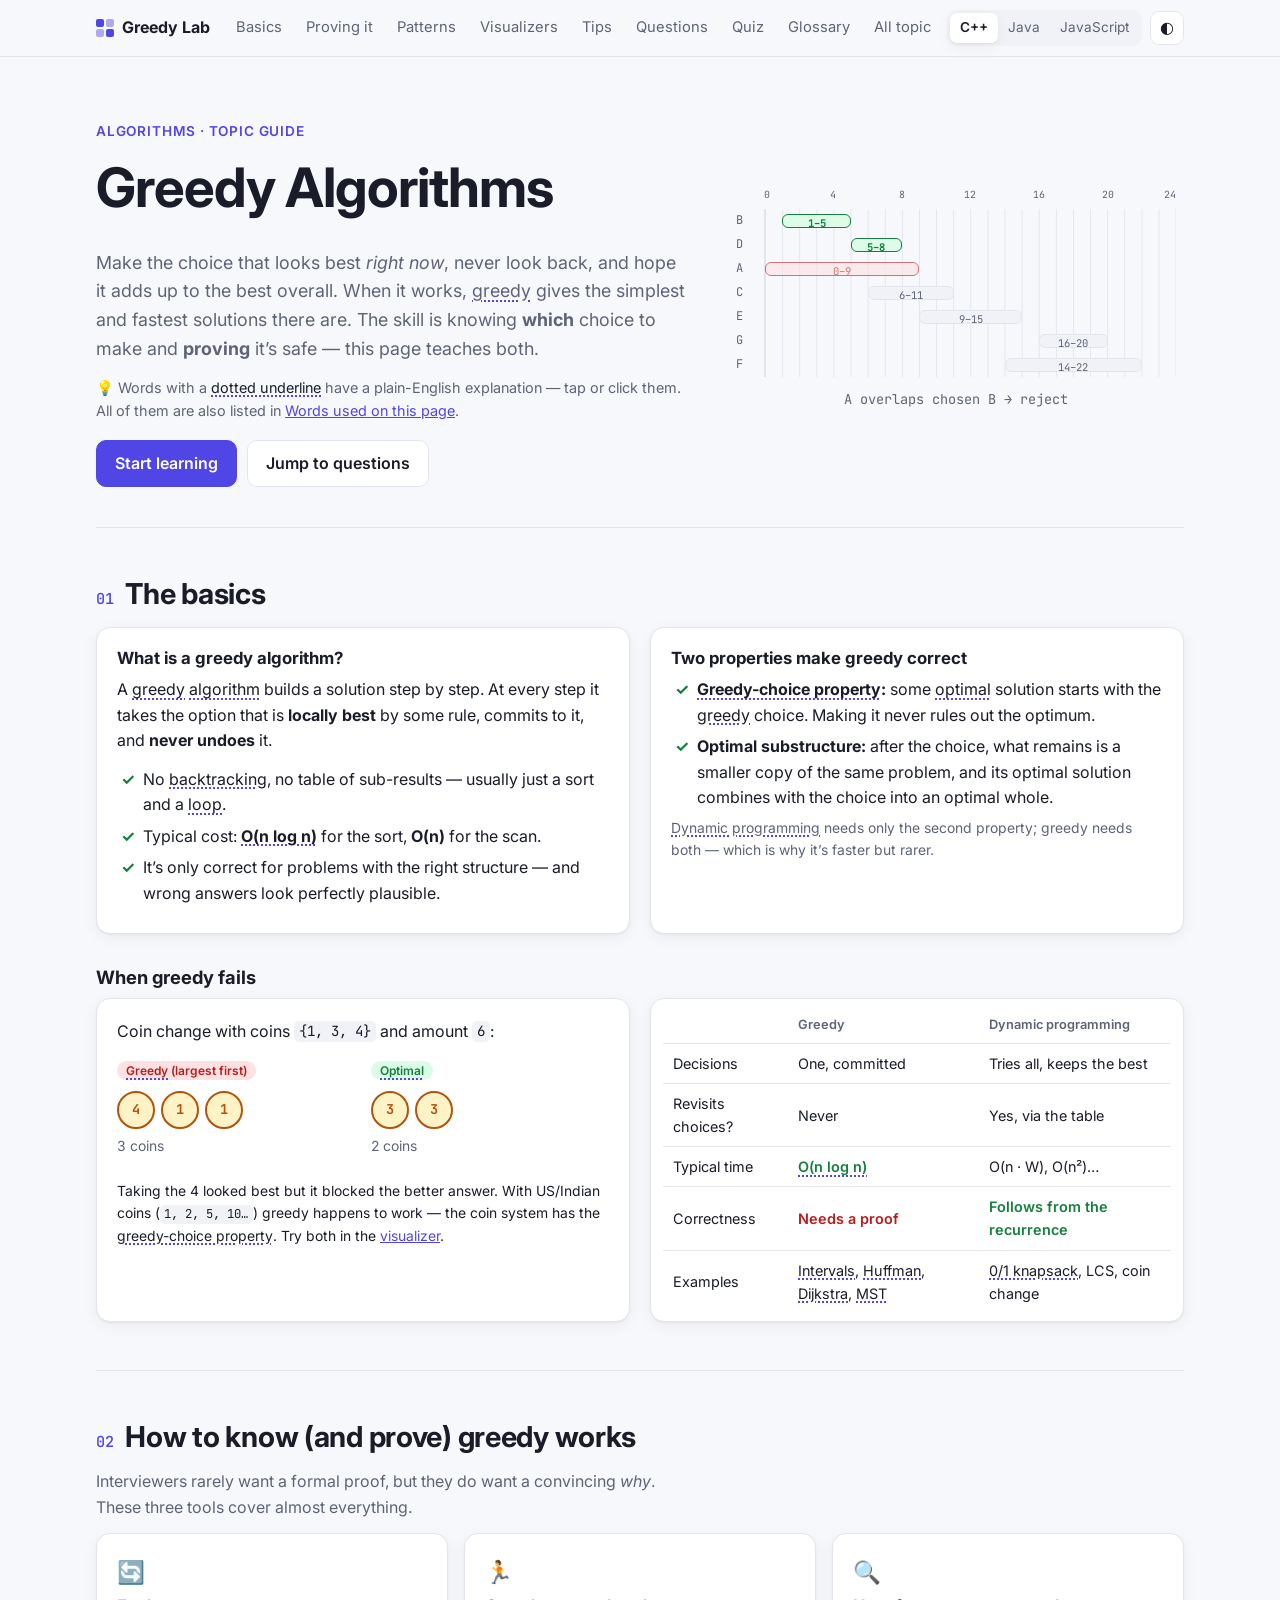
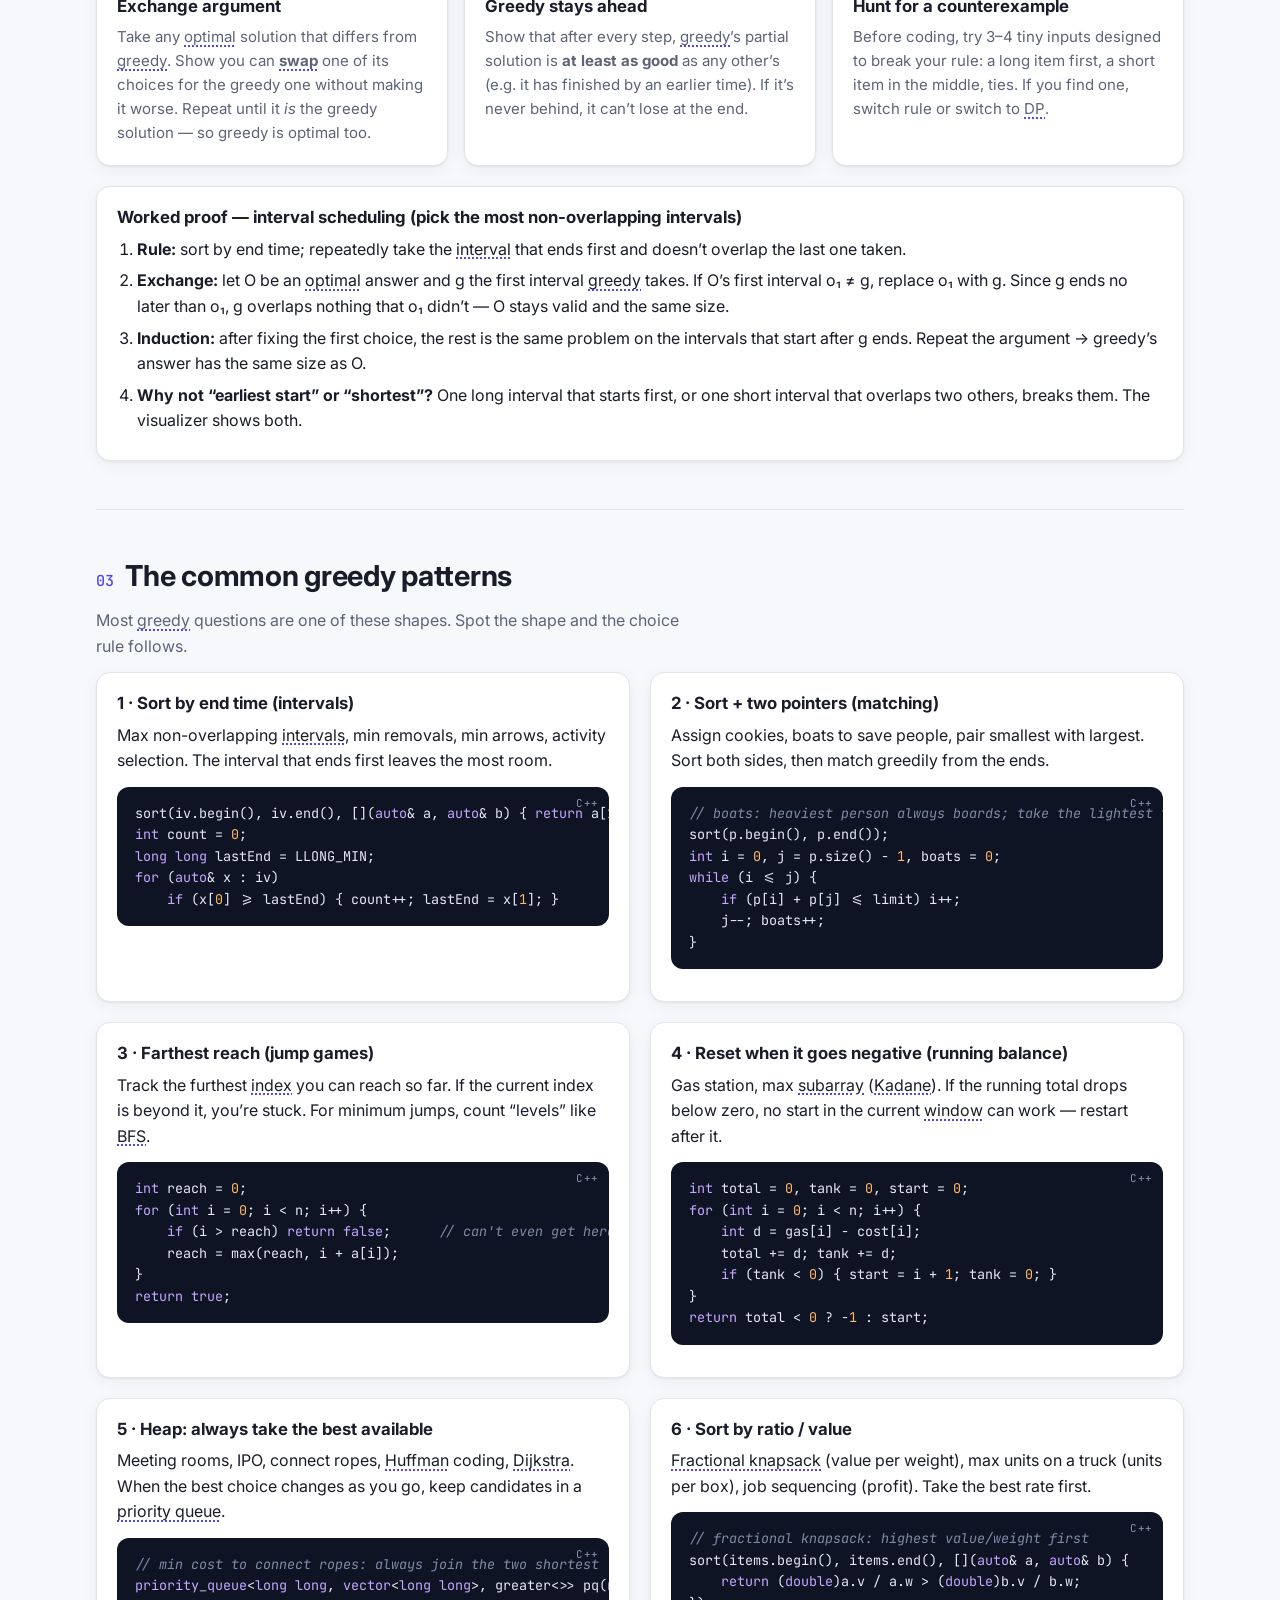
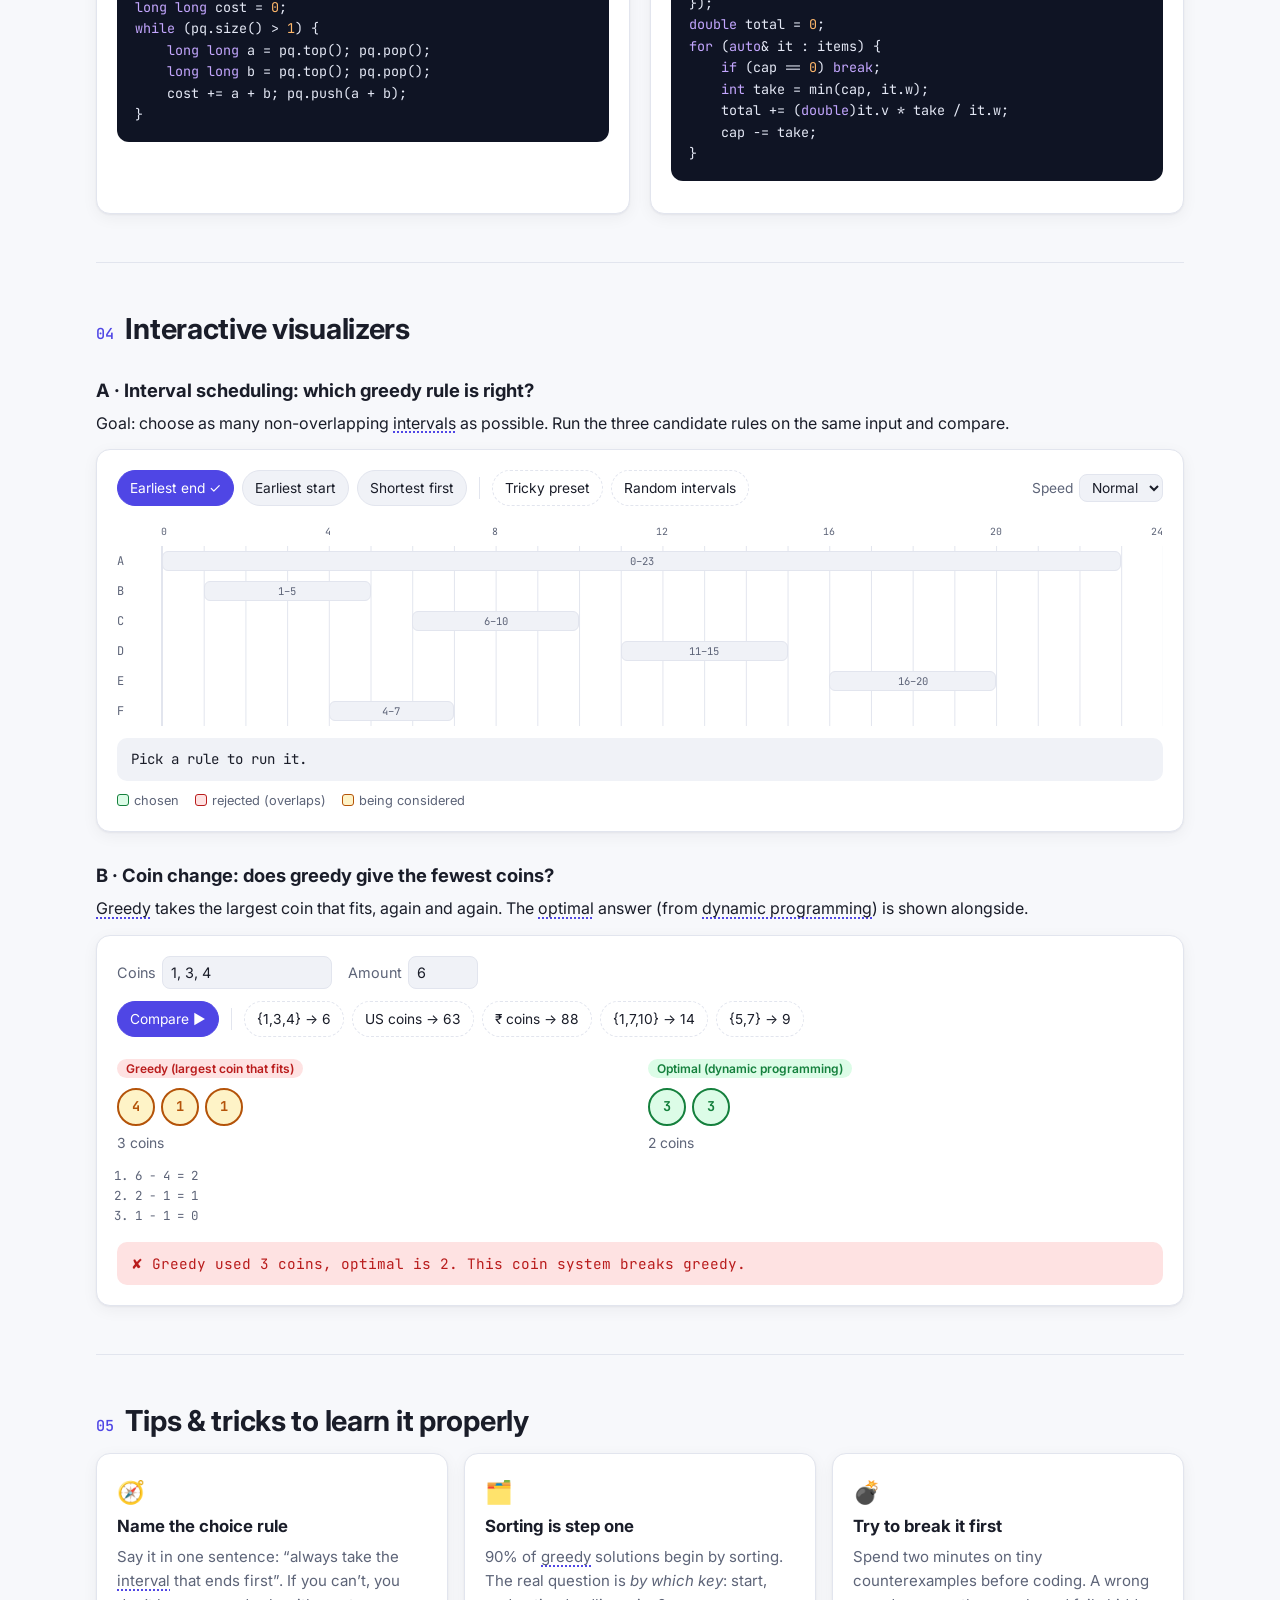
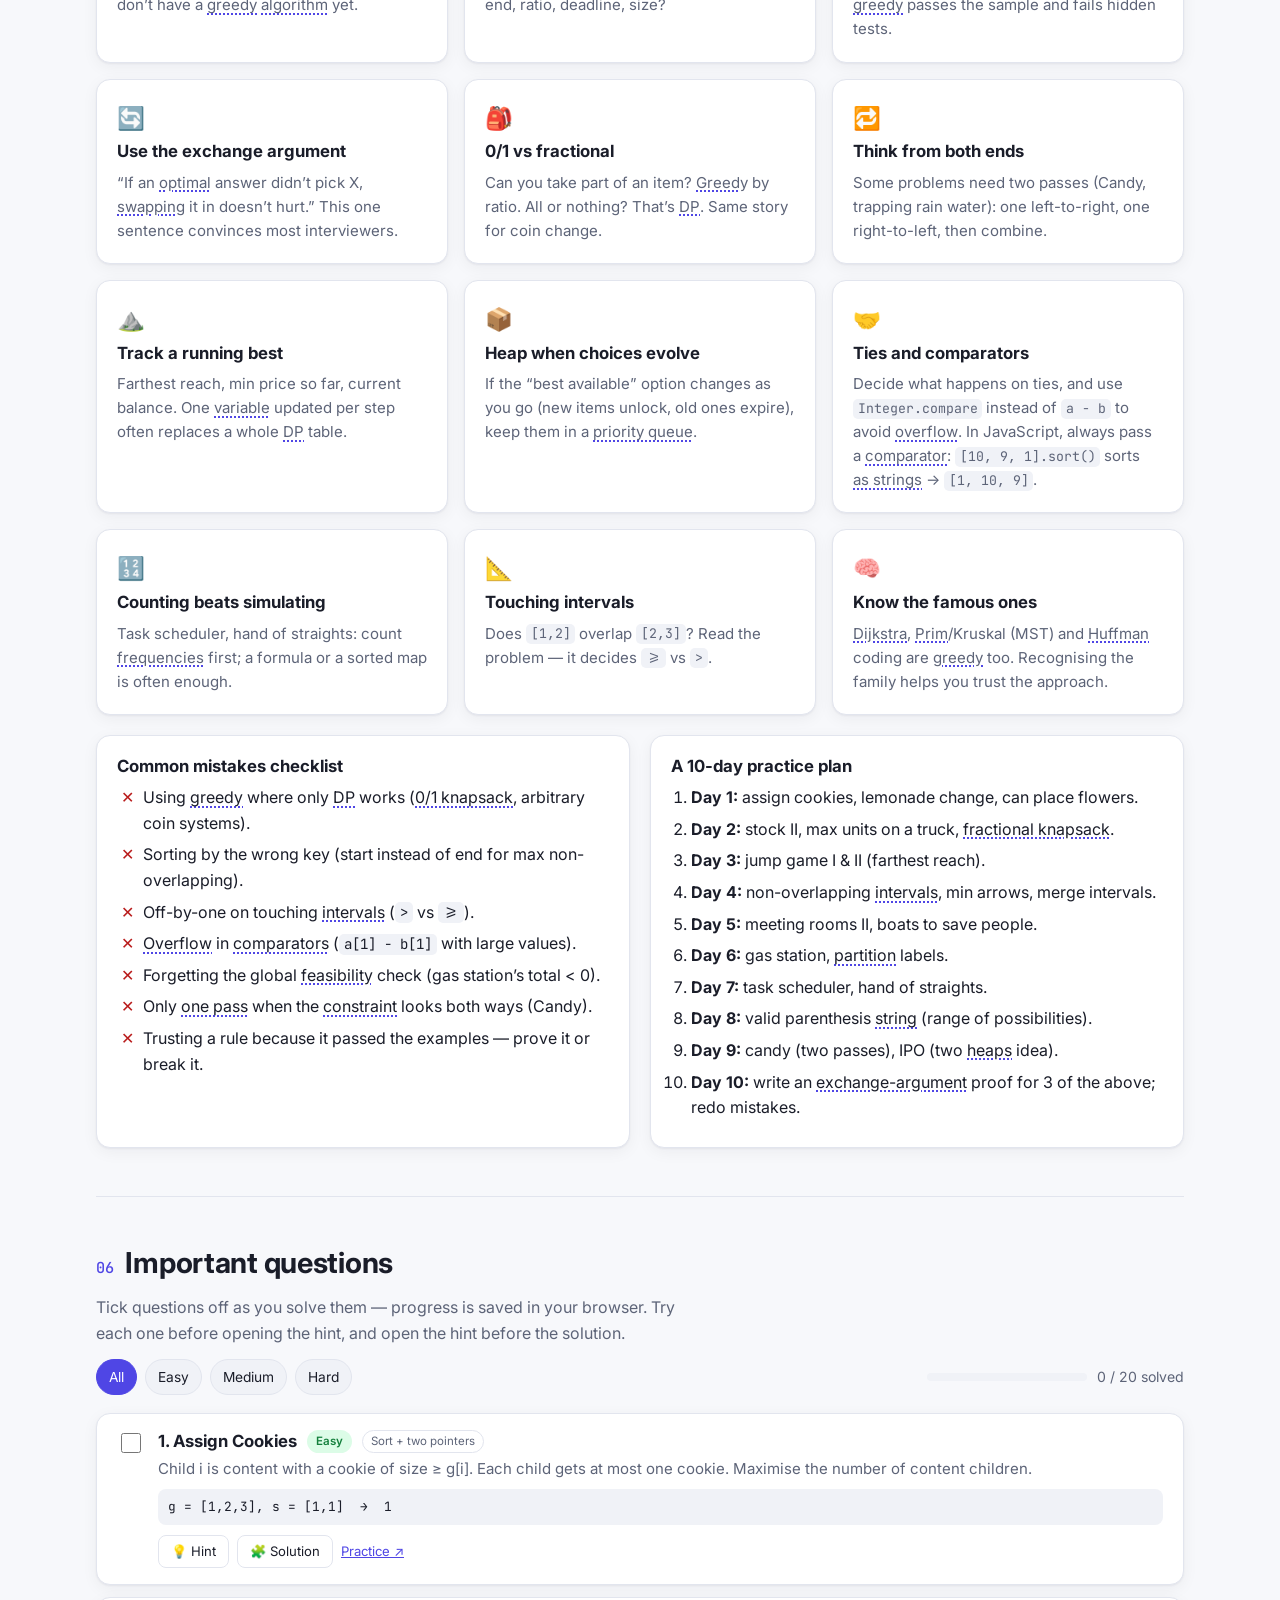
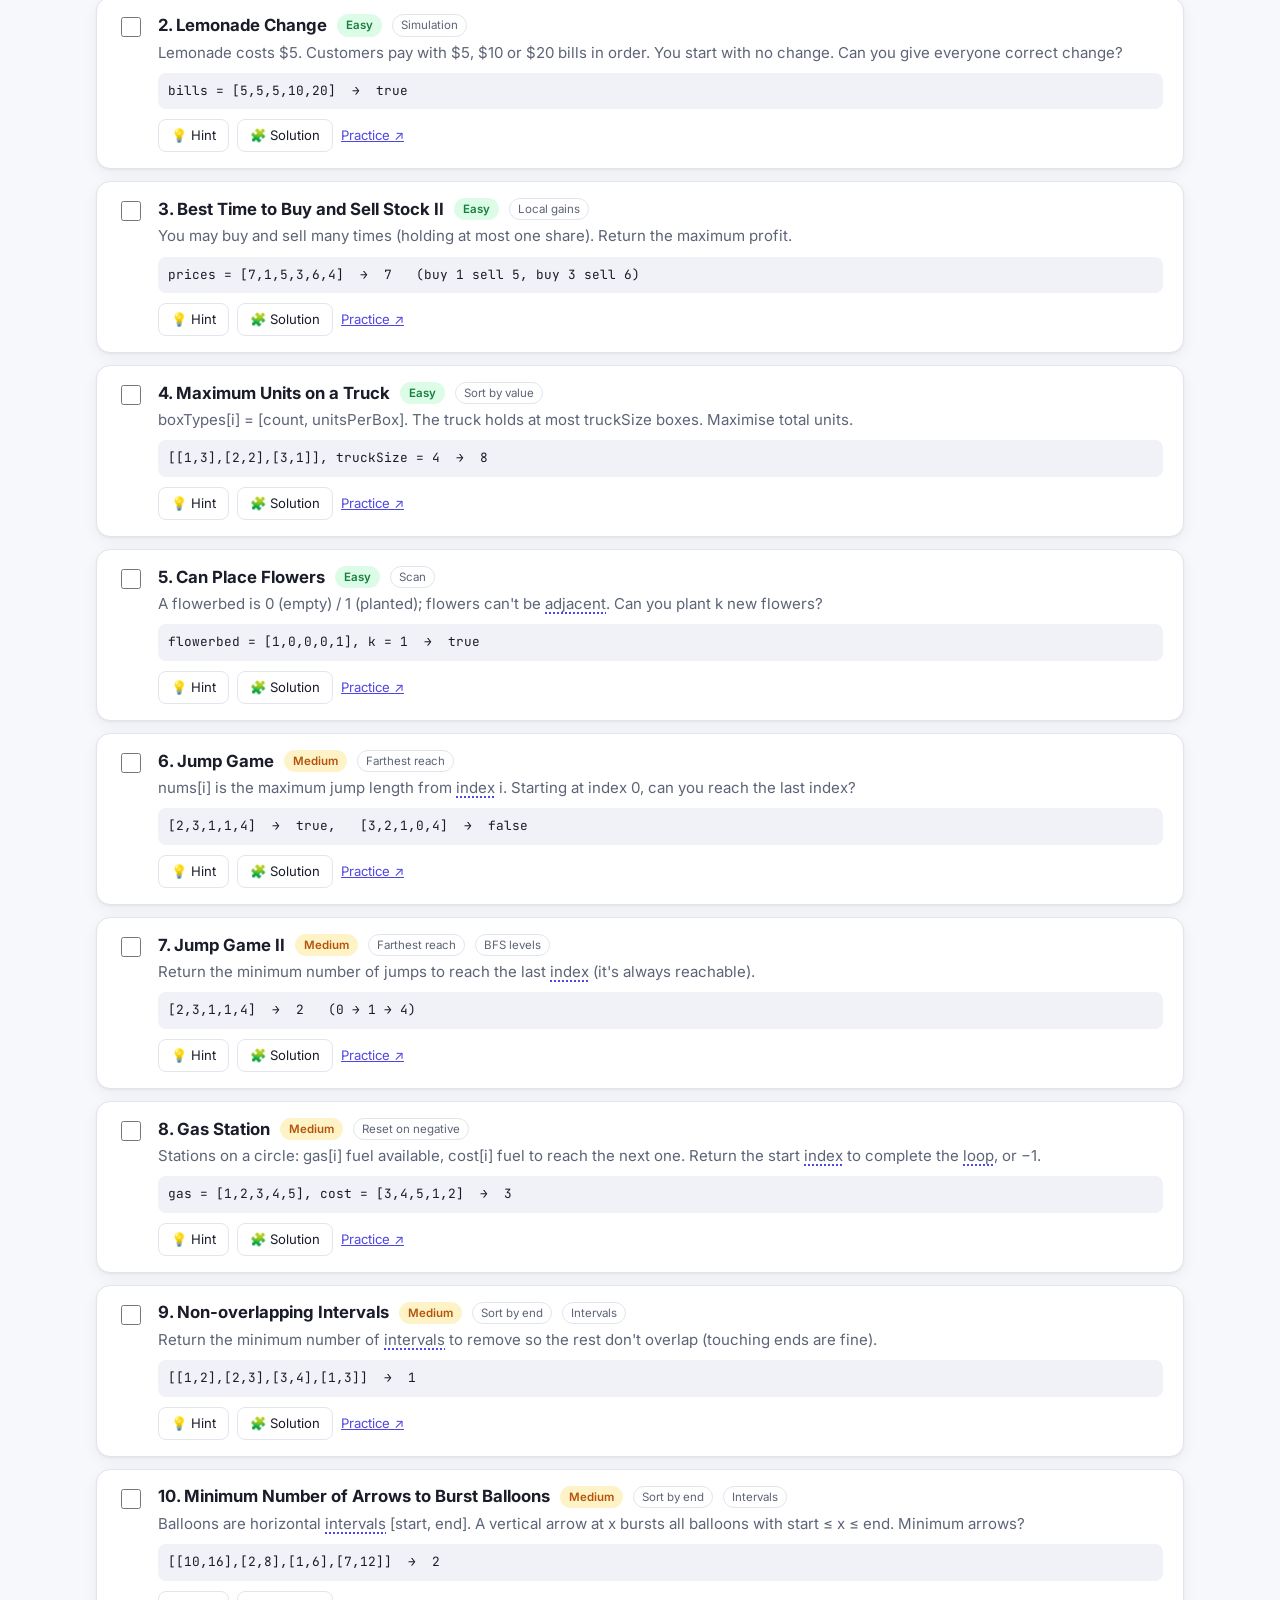
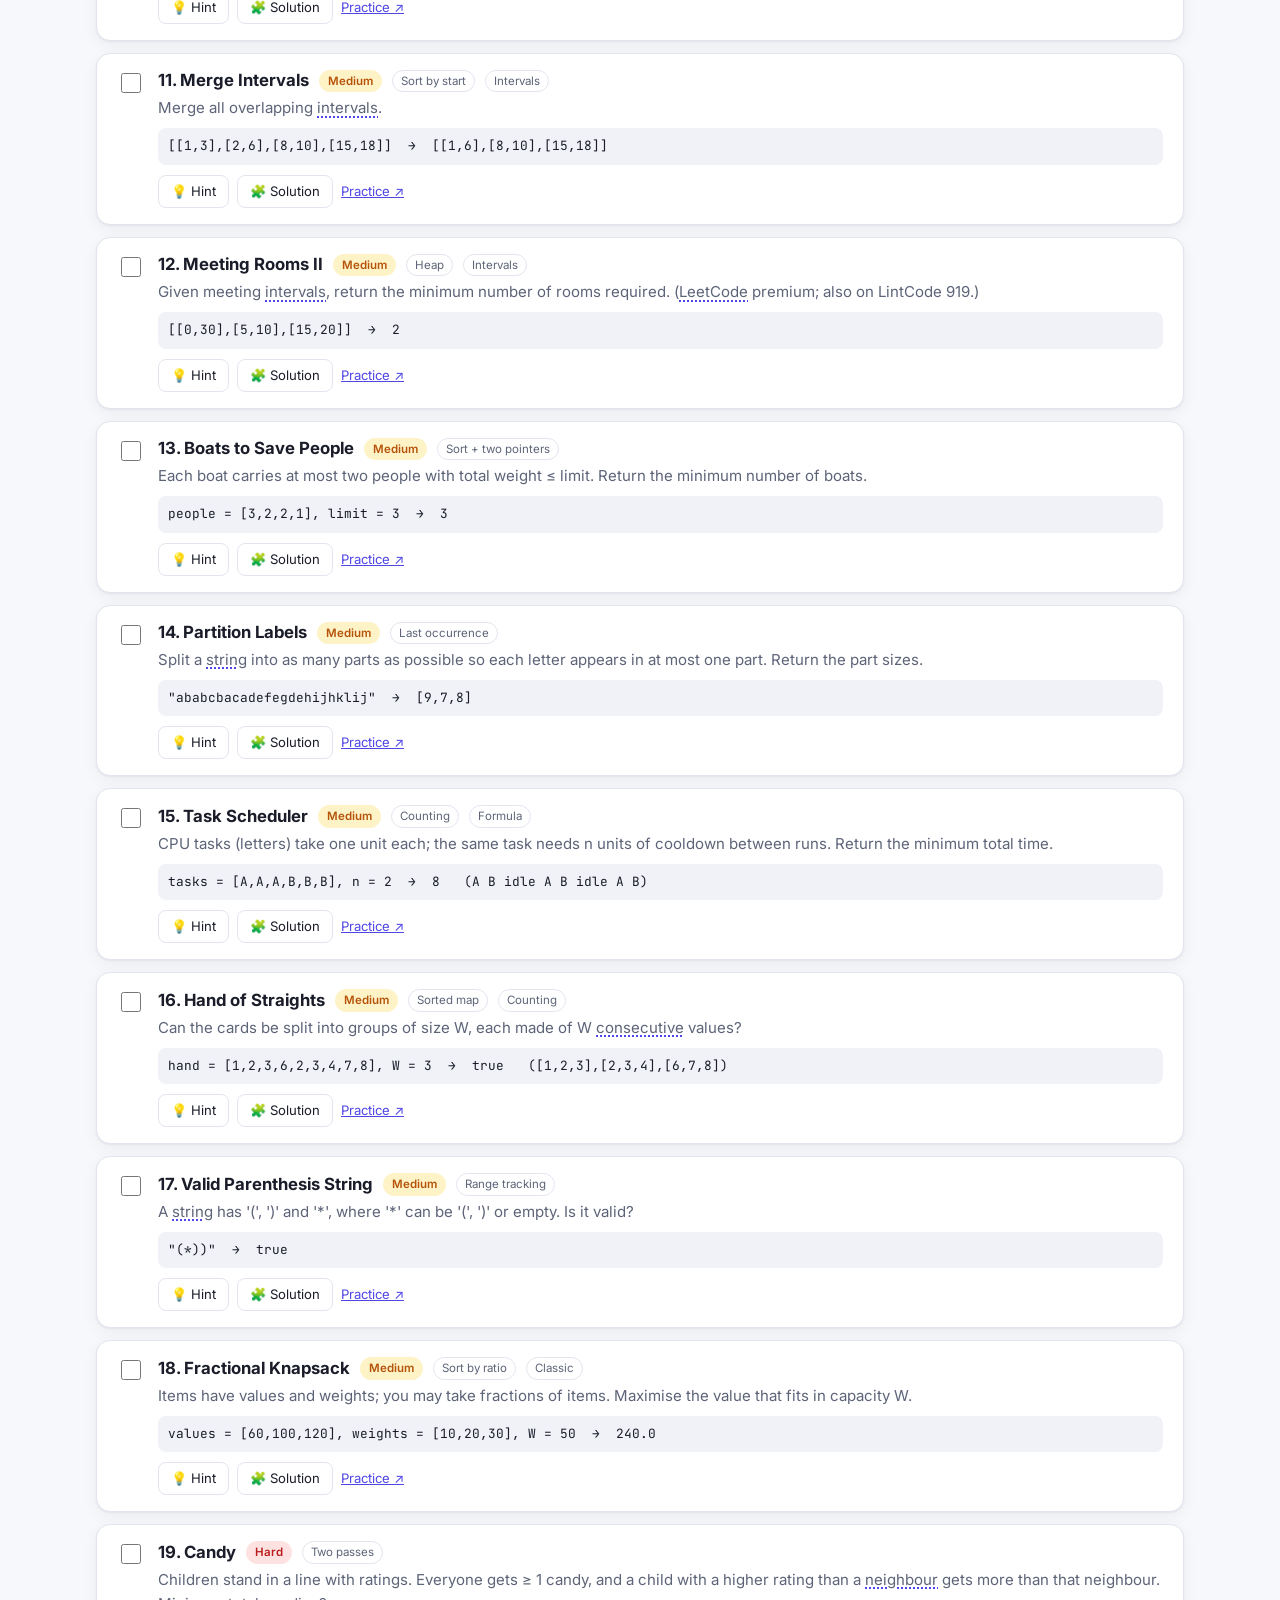
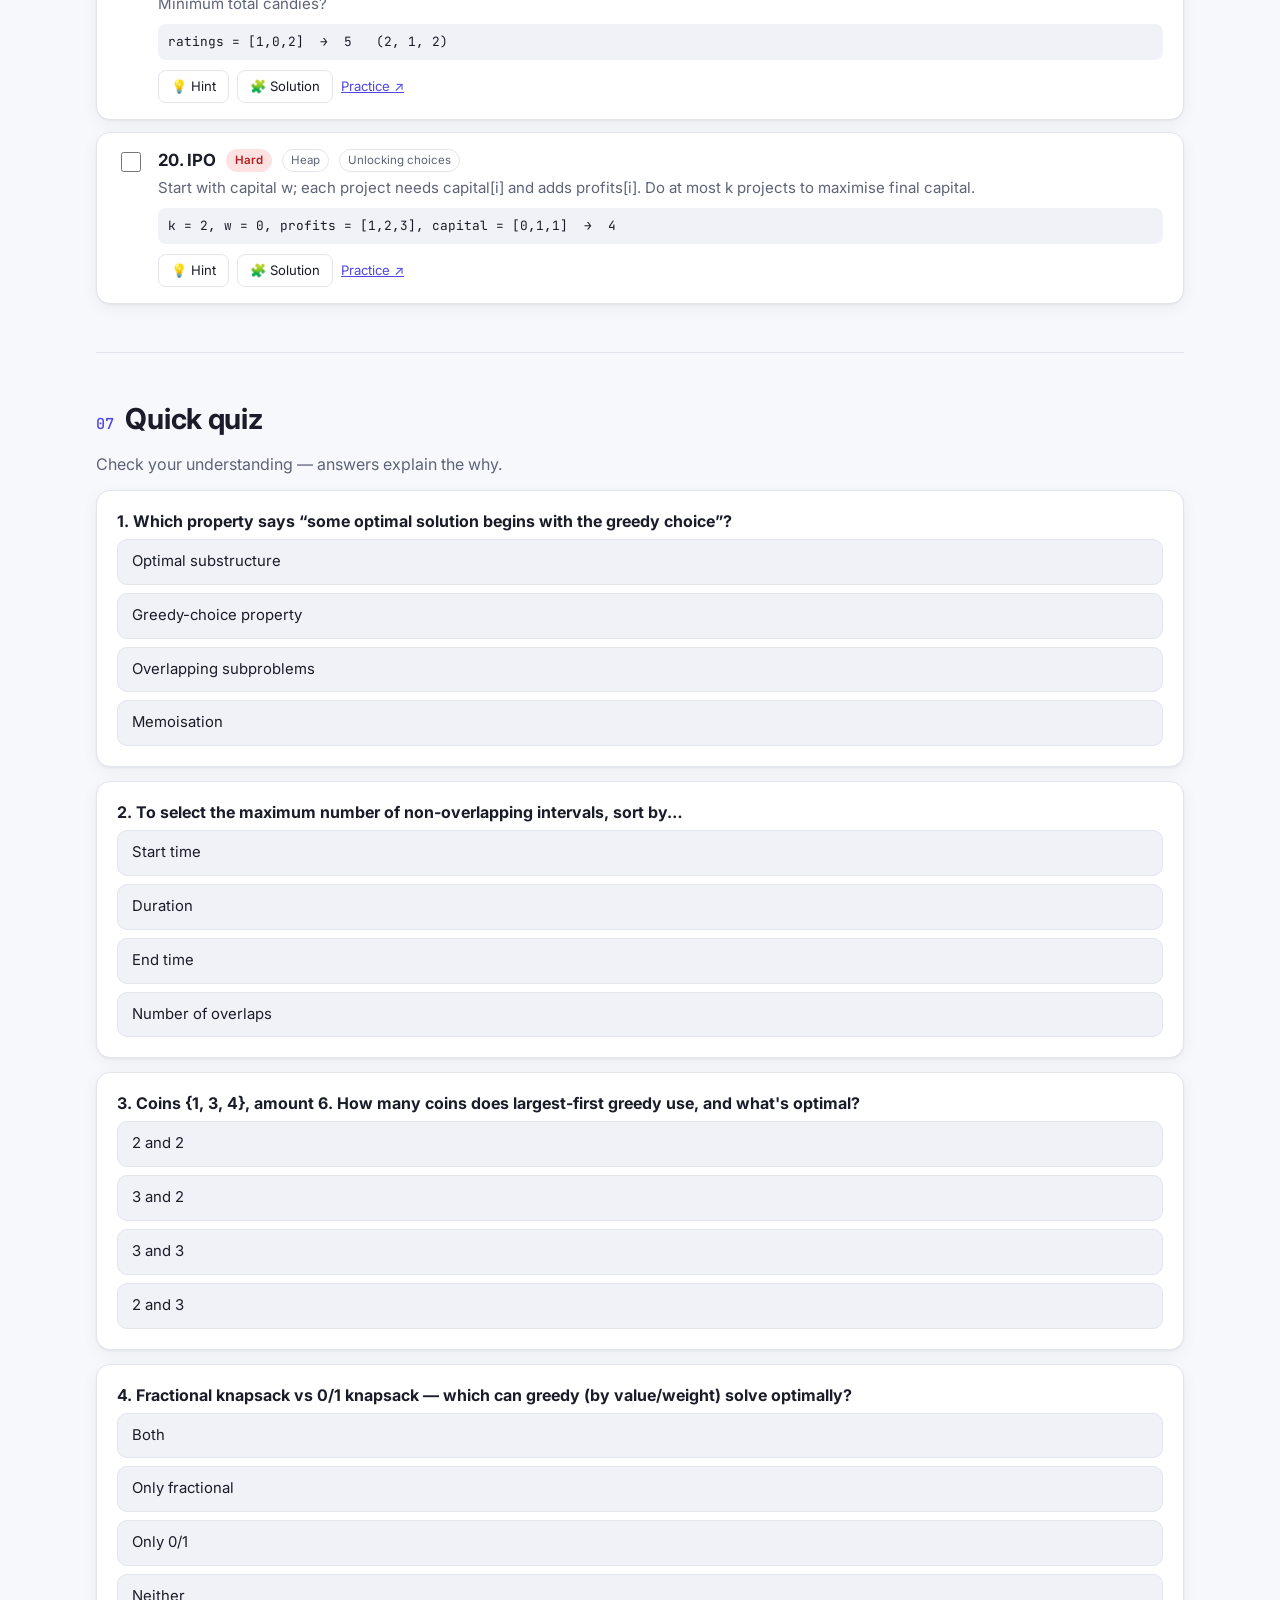
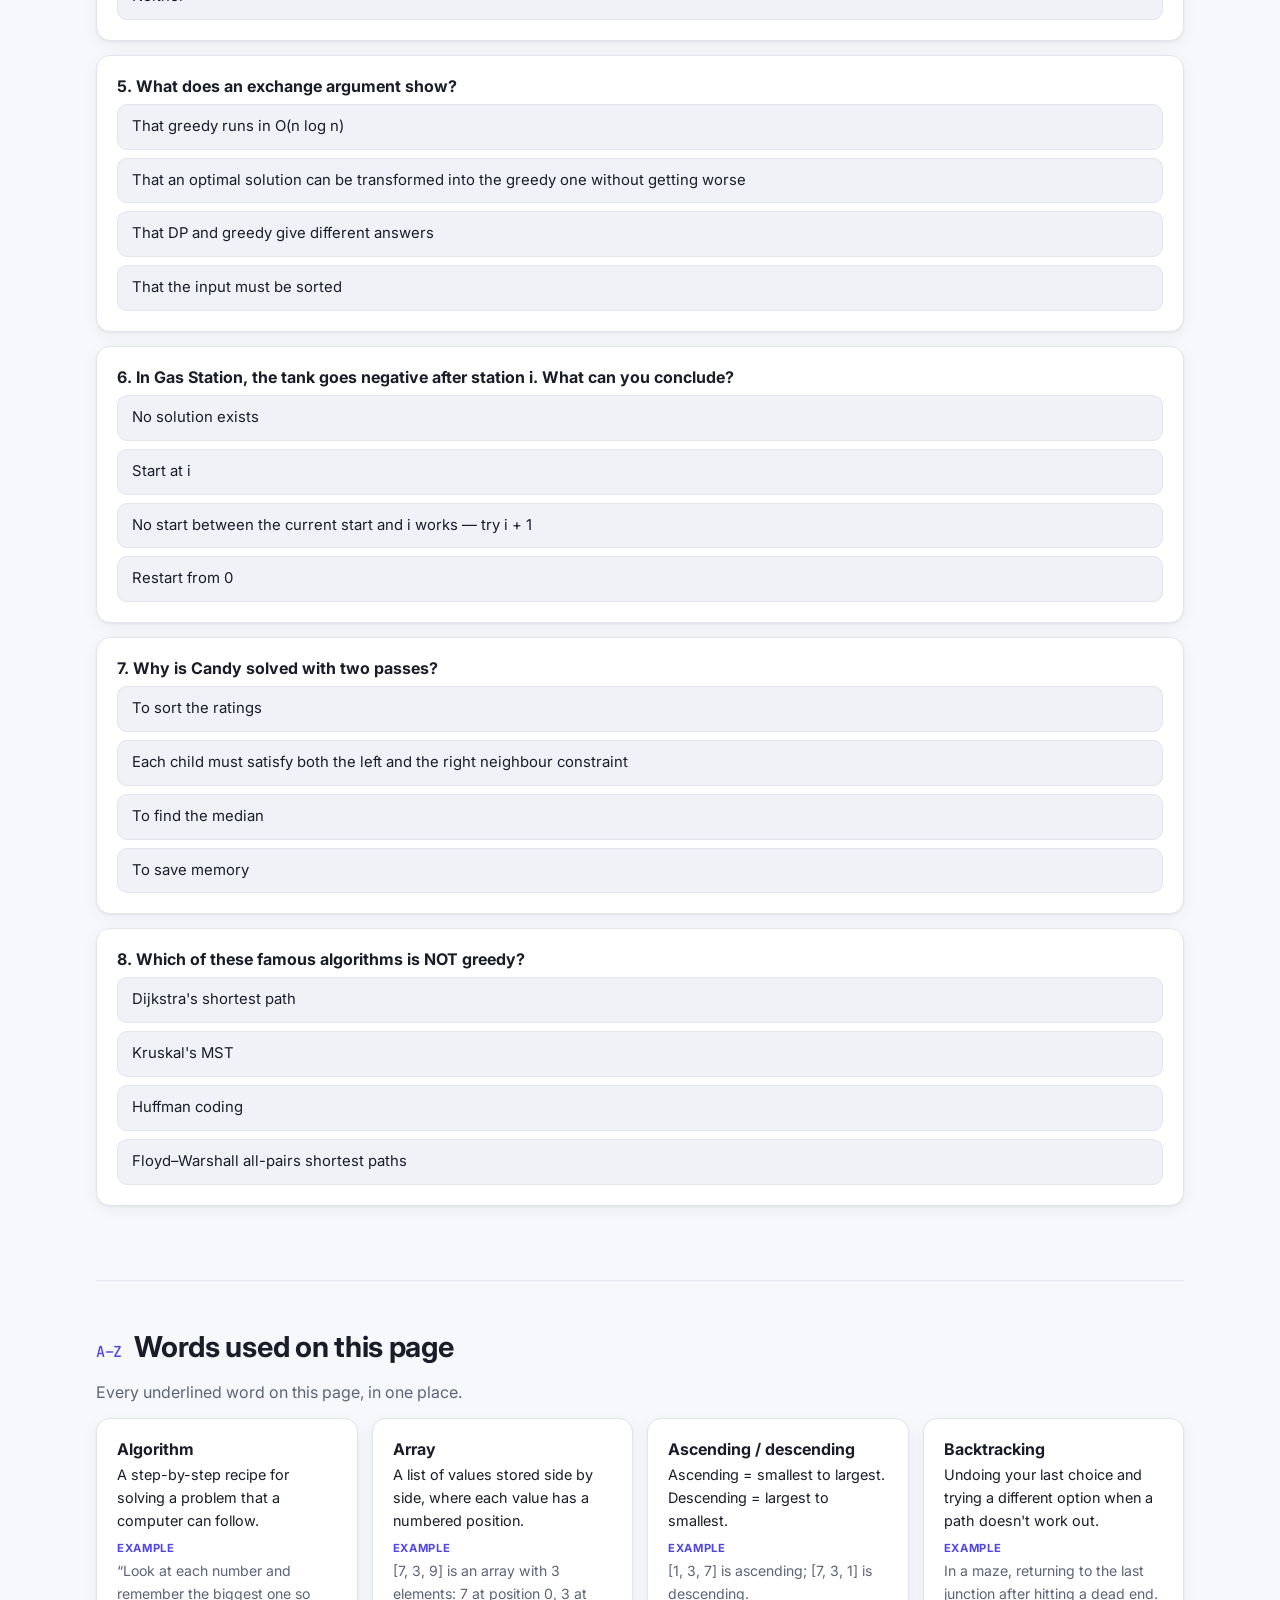
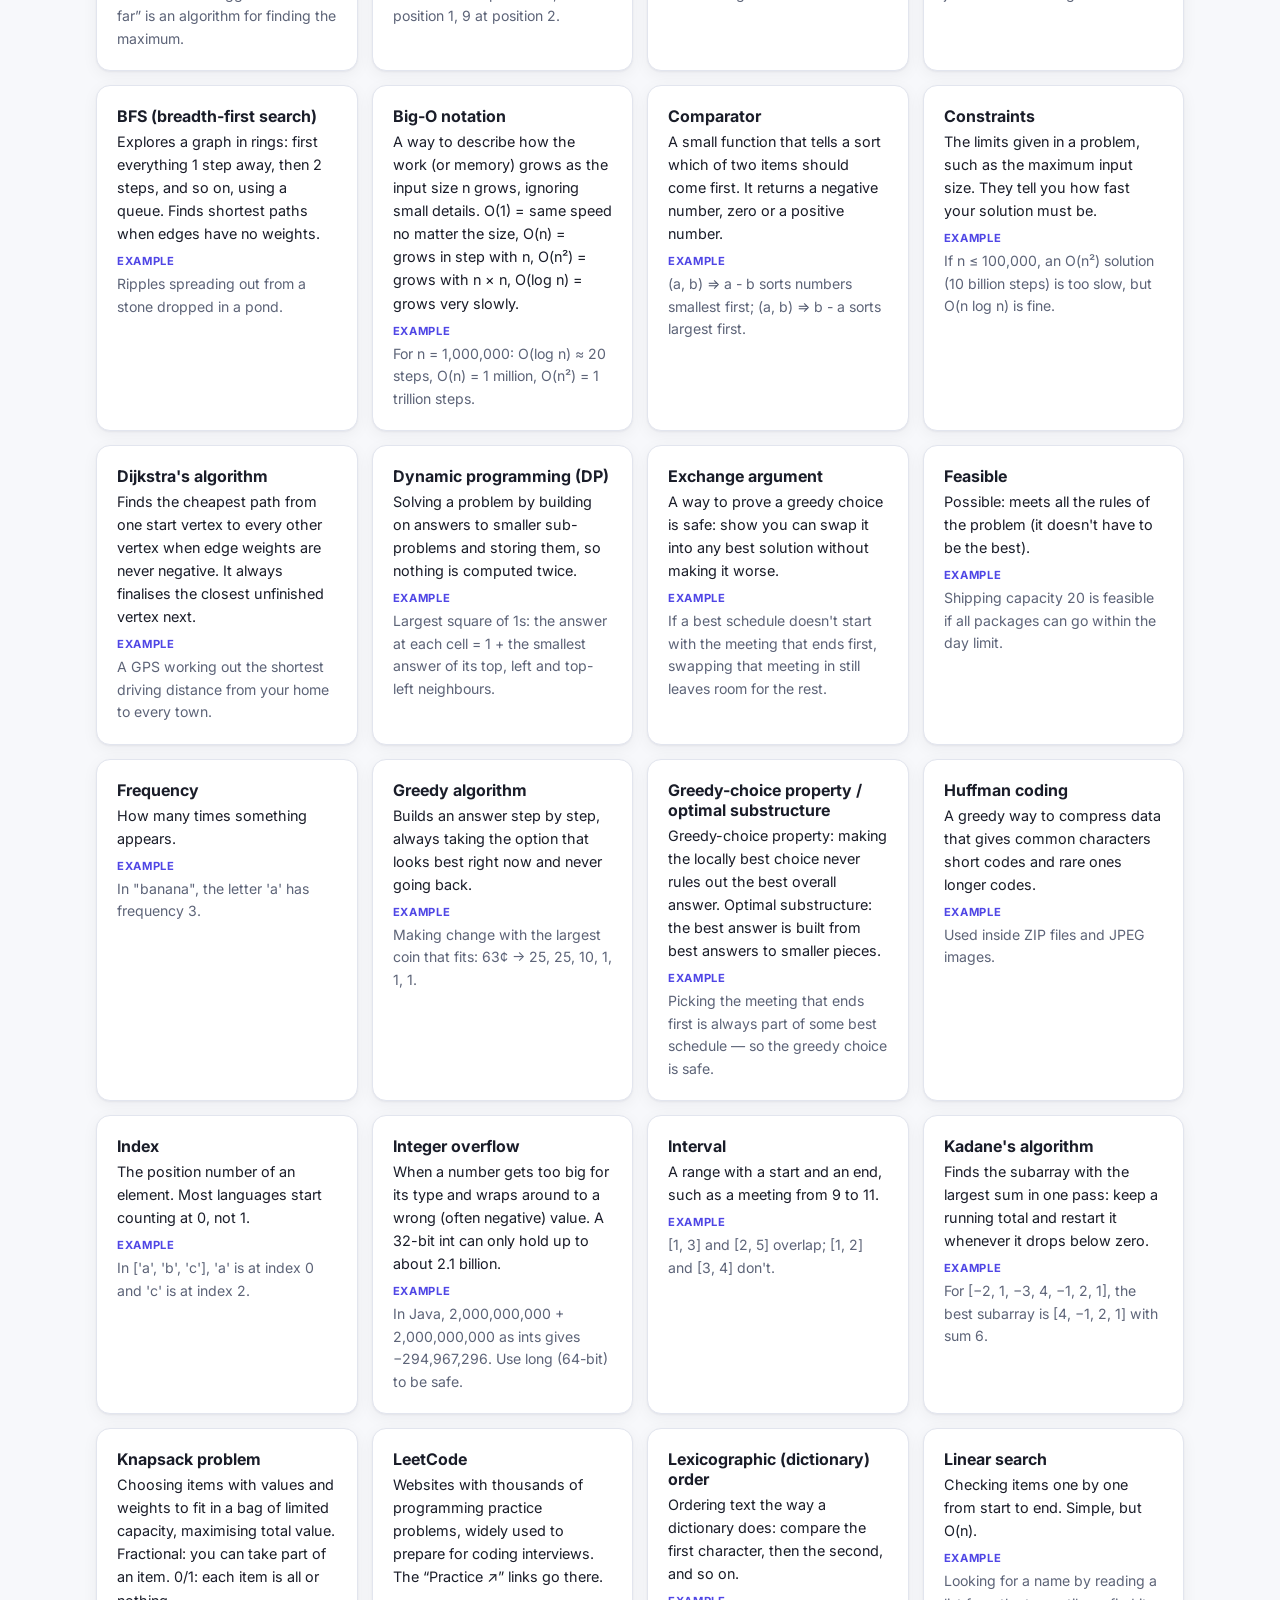
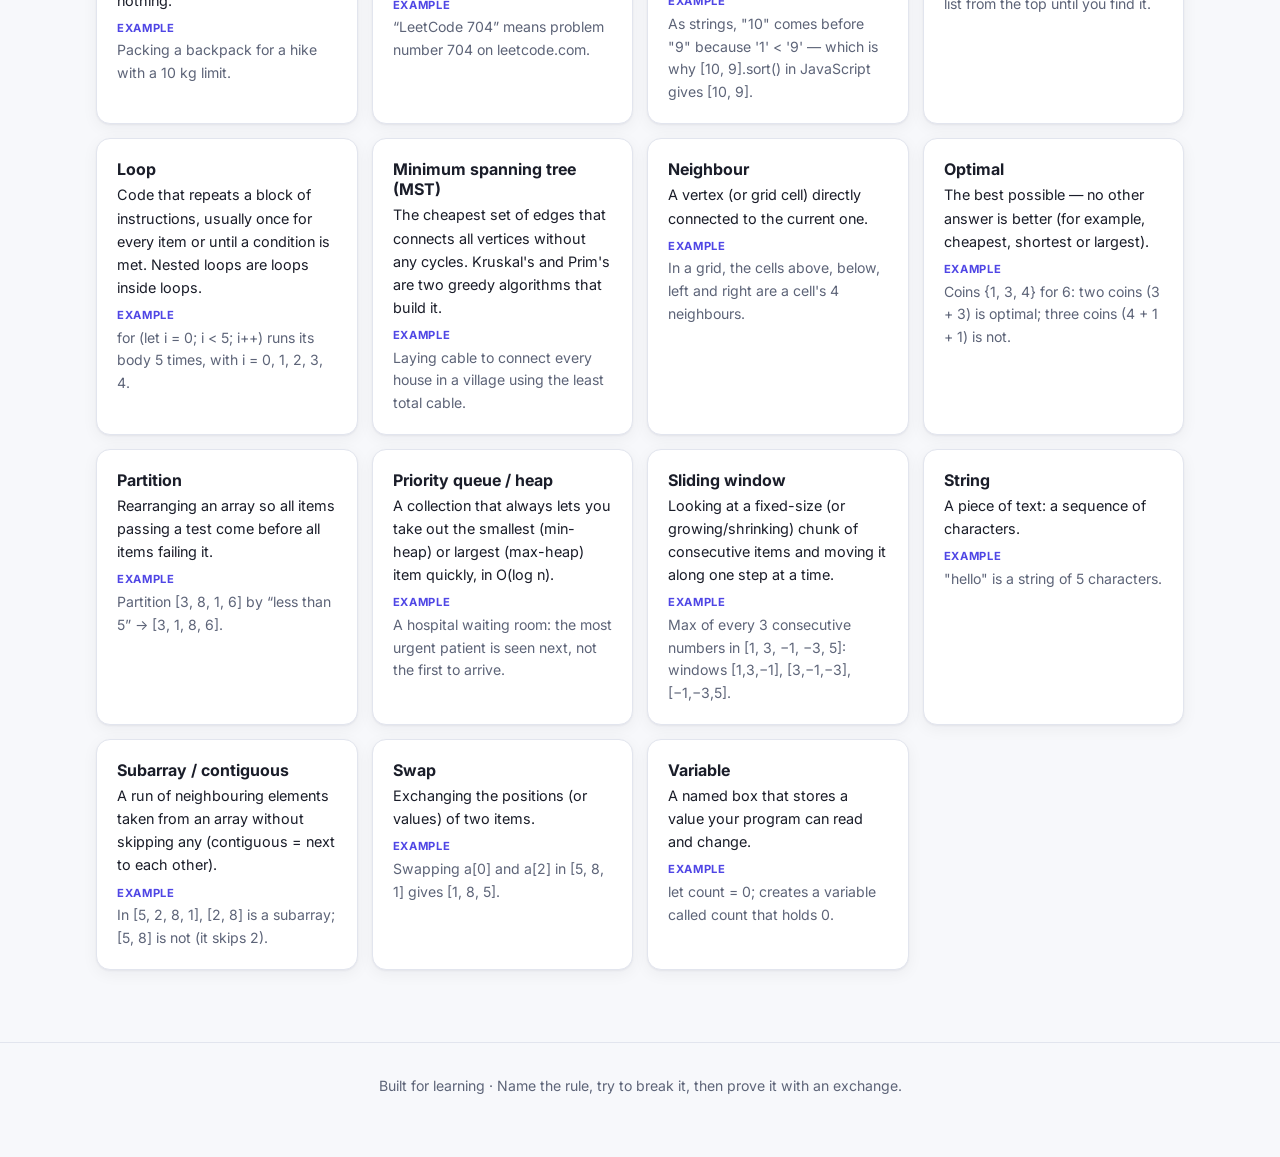
<file: greedy/index.html>
<!doctype html>
<html lang="en">
<head>
  <meta charset="utf-8">
  <meta name="viewport" content="width=device-width, initial-scale=1">
  <title>Greedy Algorithms Guide</title>
  <meta name="description" content="Learn greedy algorithms properly: when greedy works, how to prove it (exchange argument, stays ahead), the common patterns, interactive visualizers for interval scheduling and coin change, tips, and the most important interview questions with solutions.">
  <link rel="preconnect" href="https://fonts.googleapis.com">
  <link rel="preconnect" href="https://fonts.gstatic.com" crossorigin>
  <link href="https://fonts.googleapis.com/css2?family=Inter:wght@400;500;600;700&family=JetBrains+Mono:wght@400;500&display=swap" rel="stylesheet">
  <link rel="stylesheet" href="styles.css">
  <link rel="stylesheet" href="../shared/glossary.css">
</head>
<body>
  <header class="topbar">
    <div class="topbar-inner">
      <a class="brand" href="#top">
        <span class="brand-grid" aria-hidden="true"><i></i><i></i><i></i><i></i></span>
        Greedy&nbsp;Lab
      </a>
      <nav class="nav" aria-label="Sections">
        <a href="#basics">Basics</a>
        <a href="#proof">Proving it</a>
        <a href="#patterns">Patterns</a>
        <a href="#visualizer">Visualizers</a>
        <a href="#tips">Tips</a>
        <a href="#questions">Questions</a>
        <a href="#quiz">Quiz</a>
        <a href="../index.html">All topics</a>
      </nav>
      <div class="controls">
        <div class="lang-switch" role="group" aria-label="Code language">
          <button data-lang="cpp" class="active">C++</button>
          <button data-lang="java">Java</button>
          <button data-lang="js">JavaScript</button>
        </div>
        <button class="icon-btn" id="themeToggle" aria-label="Toggle dark mode" title="Toggle theme">◐</button>
      </div>
    </div>
  </header>

  <main id="top">
    <!-- HERO -->
    <section class="hero">
      <div class="hero-text">
        <p class="eyebrow">Algorithms · Topic Guide</p>
        <h1>Greedy Algorithms</h1>
        <p class="lead">Make the choice that looks best <em>right now</em>, never look back, and hope it adds up to the best overall.
          When it works, greedy gives the simplest and fastest solutions there are. The skill is knowing
          <strong>which</strong> choice to make and <strong>proving</strong> it’s safe — this page teaches both.</p>
        <div class="hero-cta">
          <a class="btn primary" href="#basics">Start learning</a>
          <a class="btn" href="#questions">Jump to questions</a>
        </div>
      </div>
      <div class="hero-g" aria-hidden="true">
        <div class="timeline mini" id="heroTimeline"></div>
        <p class="hero-bs-cap" id="heroCap">pick the meeting that ends first…</p>
      </div>
    </section>

    <!-- BASICS -->
    <section id="basics" class="section">
      <h2><span class="num">01</span> The basics</h2>

      <div class="grid-2">
        <div class="card">
          <h3>What is a greedy algorithm?</h3>
          <p>A greedy algorithm builds a solution step by step. At every step it takes the option that is
            <strong>locally best</strong> by some rule, commits to it, and <strong>never undoes</strong> it.</p>
          <ul class="checks">
            <li>No backtracking, no table of sub-results — usually just a sort and a loop.</li>
            <li>Typical cost: <strong>O(n log n)</strong> for the sort, <strong>O(n)</strong> for the scan.</li>
            <li>It’s only correct for problems with the right structure — and wrong answers look perfectly plausible.</li>
          </ul>
        </div>
        <div class="card">
          <h3>Two properties make greedy correct</h3>
          <ul class="checks">
            <li><strong>Greedy-choice property:</strong> some optimal solution starts with the greedy choice.
              Making it never rules out the optimum.</li>
            <li><strong>Optimal substructure:</strong> after the choice, what remains is a smaller copy of the same problem,
              and its optimal solution combines with the choice into an optimal whole.</li>
          </ul>
          <p class="muted small">Dynamic programming needs only the second property; greedy needs both — which is why it’s faster but rarer.</p>
        </div>
      </div>

      <h3 class="sub">When greedy fails</h3>
      <div class="grid-2">
        <div class="card">
          <p>Coin change with coins <code>{1, 3, 4}</code> and amount <code>6</code>:</p>
          <div class="coin-compare">
            <div><span class="tag-lbl bad-lbl">Greedy (largest first)</span>
              <div class="coins"><span class="coin">4</span><span class="coin">1</span><span class="coin">1</span></div>
              <p class="small muted">3 coins</p></div>
            <div><span class="tag-lbl good-lbl">Optimal</span>
              <div class="coins"><span class="coin">3</span><span class="coin">3</span></div>
              <p class="small muted">2 coins</p></div>
          </div>
          <p class="small">Taking the 4 looked best but it blocked the better answer. With US/Indian coins
            (<code>1, 2, 5, 10…</code>) greedy happens to work — the coin system has the greedy-choice property. Try both in the
            <a href="#visualizer">visualizer</a>.</p>
        </div>
        <div class="card table-card">
          <table class="cmp-table">
            <thead><tr><th></th><th>Greedy</th><th>Dynamic programming</th></tr></thead>
            <tbody>
              <tr><td>Decisions</td><td>One, committed</td><td>Tries all, keeps the best</td></tr>
              <tr><td>Revisits choices?</td><td>Never</td><td>Yes, via the table</td></tr>
              <tr><td>Typical time</td><td class="good">O(n log n)</td><td>O(n · W), O(n²)…</td></tr>
              <tr><td>Correctness</td><td class="bad">Needs a proof</td><td class="good">Follows from the recurrence</td></tr>
              <tr><td>Examples</td><td>Intervals, Huffman, Dijkstra, MST</td><td>0/1 knapsack, LCS, coin change</td></tr>
            </tbody>
          </table>
        </div>
      </div>
    </section>

    <!-- PROOF -->
    <section id="proof" class="section">
      <h2><span class="num">02</span> How to know (and prove) greedy works</h2>
      <p class="lead small-lead">Interviewers rarely want a formal proof, but they do want a convincing <em>why</em>. These three tools cover almost everything.</p>

      <div class="tips three">
        <div class="tip card"><div class="tip-ico">🔄</div><h3>Exchange argument</h3>
          <p>Take any optimal solution that differs from greedy. Show you can <strong>swap</strong> one of its choices for the greedy one
            without making it worse. Repeat until it <em>is</em> the greedy solution — so greedy is optimal too.</p></div>
        <div class="tip card"><div class="tip-ico">🏃</div><h3>Greedy stays ahead</h3>
          <p>Show that after every step, greedy’s partial solution is <strong>at least as good</strong> as any other’s
            (e.g. it has finished by an earlier time). If it’s never behind, it can’t lose at the end.</p></div>
        <div class="tip card"><div class="tip-ico">🔍</div><h3>Hunt for a counterexample</h3>
          <p>Before coding, try 3–4 tiny inputs designed to break your rule: a long item first, a short item in the middle, ties.
            If you find one, switch rule or switch to DP.</p></div>
      </div>

      <div class="card mt">
        <h3>Worked proof — interval scheduling (pick the most non-overlapping intervals)</h3>
        <ol class="plan">
          <li><strong>Rule:</strong> sort by end time; repeatedly take the interval that ends first and doesn’t overlap the last one taken.</li>
          <li><strong>Exchange:</strong> let O be an optimal answer and g the first interval greedy takes. If O’s first interval o₁ ≠ g,
            replace o₁ with g. Since g ends no later than o₁, g overlaps nothing that o₁ didn’t — O stays valid and the same size.</li>
          <li><strong>Induction:</strong> after fixing the first choice, the rest is the same problem on the intervals that start after g ends.
            Repeat the argument → greedy’s answer has the same size as O.</li>
          <li><strong>Why not “earliest start” or “shortest”?</strong> One long interval that starts first, or one short interval
            that overlaps two others, breaks them. The visualizer shows both.</li>
        </ol>
      </div>
    </section>

    <!-- PATTERNS -->
    <section id="patterns" class="section">
      <h2><span class="num">03</span> The common greedy patterns</h2>
      <p class="lead small-lead">Most greedy questions are one of these shapes. Spot the shape and the choice rule follows.</p>

      <div class="pattern-list">
        <article class="card pattern">
          <h3>1 · Sort by end time (intervals)</h3>
          <p>Max non-overlapping intervals, min removals, min arrows, activity selection. The interval that ends first leaves the most room.</p>
          <div class="code" data-code>
<pre data-lang="cpp"><code>sort(iv.begin(), iv.end(), [](auto&amp; a, auto&amp; b) { return a[1] &lt; b[1]; });
int count = 0;
long long lastEnd = LLONG_MIN;
for (auto&amp; x : iv)
    if (x[0] &gt;= lastEnd) { count++; lastEnd = x[1]; }</code></pre>
<pre data-lang="java"><code>Arrays.sort(iv, (a, b) -&gt; Integer.compare(a[1], b[1]));
int count = 0;
long lastEnd = Long.MIN_VALUE;
for (int[] x : iv)
    if (x[0] &gt;= lastEnd) { count++; lastEnd = x[1]; }</code></pre>
<pre data-lang="js"><code>iv.sort((a, b) =&gt; a[1] - b[1]);       // always pass a comparator in JS!
let count = 0, lastEnd = -Infinity;
for (const [s, e] of iv)
    if (s &gt;= lastEnd) { count++; lastEnd = e; }</code></pre>
          </div>
        </article>

        <article class="card pattern">
          <h3>2 · Sort + two pointers (matching)</h3>
          <p>Assign cookies, boats to save people, pair smallest with largest. Sort both sides, then match greedily from the ends.</p>
          <div class="code" data-code>
<pre data-lang="cpp"><code>// boats: heaviest person always boards; take the lightest too if it fits
sort(p.begin(), p.end());
int i = 0, j = p.size() - 1, boats = 0;
while (i &lt;= j) {
    if (p[i] + p[j] &lt;= limit) i++;
    j--; boats++;
}</code></pre>
<pre data-lang="java"><code>// boats: heaviest person always boards; take the lightest too if it fits
Arrays.sort(p);
int i = 0, j = p.length - 1, boats = 0;
while (i &lt;= j) {
    if (p[i] + p[j] &lt;= limit) i++;
    j--; boats++;
}</code></pre>
<pre data-lang="js"><code>// boats: heaviest person always boards; take the lightest too if it fits
p.sort((a, b) =&gt; a - b);
let i = 0, j = p.length - 1, boats = 0;
while (i &lt;= j) {
    if (p[i] + p[j] &lt;= limit) i++;
    j--; boats++;
}</code></pre>
          </div>
        </article>

        <article class="card pattern">
          <h3>3 · Farthest reach (jump games)</h3>
          <p>Track the furthest index you can reach so far. If the current index is beyond it, you’re stuck. For minimum jumps, count “levels” like BFS.</p>
          <div class="code" data-code>
<pre data-lang="cpp"><code>int reach = 0;
for (int i = 0; i &lt; n; i++) {
    if (i &gt; reach) return false;      // can't even get here
    reach = max(reach, i + a[i]);
}
return true;</code></pre>
<pre data-lang="java"><code>int reach = 0;
for (int i = 0; i &lt; n; i++) {
    if (i &gt; reach) return false;      // can't even get here
    reach = Math.max(reach, i + a[i]);
}
return true;</code></pre>
<pre data-lang="js"><code>let reach = 0;
for (let i = 0; i &lt; a.length; i++) {
    if (i &gt; reach) return false;      // can't even get here
    reach = Math.max(reach, i + a[i]);
}
return true;</code></pre>
          </div>
        </article>

        <article class="card pattern">
          <h3>4 · Reset when it goes negative (running balance)</h3>
          <p>Gas station, max subarray (Kadane). If the running total drops below zero, no start in the current window can work — restart after it.</p>
          <div class="code" data-code>
<pre data-lang="cpp"><code>int total = 0, tank = 0, start = 0;
for (int i = 0; i &lt; n; i++) {
    int d = gas[i] - cost[i];
    total += d; tank += d;
    if (tank &lt; 0) { start = i + 1; tank = 0; }
}
return total &lt; 0 ? -1 : start;</code></pre>
<pre data-lang="java"><code>int total = 0, tank = 0, start = 0;
for (int i = 0; i &lt; n; i++) {
    int d = gas[i] - cost[i];
    total += d; tank += d;
    if (tank &lt; 0) { start = i + 1; tank = 0; }
}
return total &lt; 0 ? -1 : start;</code></pre>
<pre data-lang="js"><code>let total = 0, tank = 0, start = 0;
for (let i = 0; i &lt; n; i++) {
    const d = gas[i] - cost[i];
    total += d; tank += d;
    if (tank &lt; 0) { start = i + 1; tank = 0; }
}
return total &lt; 0 ? -1 : start;</code></pre>
          </div>
        </article>

        <article class="card pattern">
          <h3>5 · Heap: always take the best available</h3>
          <p>Meeting rooms, IPO, connect ropes, Huffman coding, Dijkstra. When the best choice changes as you go, keep candidates in a priority queue.</p>
          <div class="code" data-code>
<pre data-lang="cpp"><code>// min cost to connect ropes: always join the two shortest
priority_queue&lt;long long, vector&lt;long long&gt;, greater&lt;&gt;&gt; pq(r.begin(), r.end());
long long cost = 0;
while (pq.size() &gt; 1) {
    long long a = pq.top(); pq.pop();
    long long b = pq.top(); pq.pop();
    cost += a + b; pq.push(a + b);
}</code></pre>
<pre data-lang="java"><code>// min cost to connect ropes: always join the two shortest
PriorityQueue&lt;Long&gt; pq = new PriorityQueue&lt;&gt;();
for (int x : r) pq.add((long) x);
long cost = 0;
while (pq.size() &gt; 1) {
    long a = pq.poll(), b = pq.poll();
    cost += a + b; pq.add(a + b);
}</code></pre>
<pre data-lang="js"><code>// JS has no built-in priority queue, so keep a small one handy:
class MinHeap {
    constructor() { this.a = []; }
    get size() { return this.a.length; }
    push(x) {
        const a = this.a;
        a.push(x);
        for (let i = a.length - 1; i &gt; 0; ) {
            const p = (i - 1) &gt;&gt; 1;
            if (a[p] &lt;= a[i]) break;
            [a[p], a[i]] = [a[i], a[p]];
            i = p;
        }
    }
    pop() {
        const a = this.a, top = a[0], last = a.pop();
        if (a.length) {
            a[0] = last;
            for (let i = 0; ; ) {
                const l = 2 * i + 1, r = l + 1;
                let m = i;
                if (l &lt; a.length &amp;&amp; a[l] &lt; a[m]) m = l;
                if (r &lt; a.length &amp;&amp; a[r] &lt; a[m]) m = r;
                if (m === i) break;
                [a[m], a[i]] = [a[i], a[m]];
                i = m;
            }
        }
        return top;
    }
}

// min cost to connect ropes: always join the two shortest
const pq = new MinHeap();
for (const x of ropes) pq.push(x);
let cost = 0;
while (pq.size &gt; 1) {
    const a = pq.pop(), b = pq.pop();
    cost += a + b; pq.push(a + b);
}</code></pre>
          </div>
        </article>

        <article class="card pattern">
          <h3>6 · Sort by ratio / value</h3>
          <p>Fractional knapsack (value per weight), max units on a truck (units per box), job sequencing (profit). Take the best rate first.</p>
          <div class="code" data-code>
<pre data-lang="cpp"><code>// fractional knapsack: highest value/weight first
sort(items.begin(), items.end(), [](auto&amp; a, auto&amp; b) {
    return (double)a.v / a.w &gt; (double)b.v / b.w;
});
double total = 0;
for (auto&amp; it : items) {
    if (cap == 0) break;
    int take = min(cap, it.w);
    total += (double)it.v * take / it.w;
    cap -= take;
}</code></pre>
<pre data-lang="java"><code>// fractional knapsack: highest value/weight first
Arrays.sort(items, (a, b) -&gt; Double.compare((double) b[0] / b[1], (double) a[0] / a[1]));
double total = 0;
for (int[] it : items) {          // it = {value, weight}
    if (cap == 0) break;
    int take = Math.min(cap, it[1]);
    total += (double) it[0] * take / it[1];
    cap -= take;
}</code></pre>
<pre data-lang="js"><code>// fractional knapsack: highest value/weight first
items.sort((a, b) =&gt; b.v / b.w - a.v / a.w);   // items = [{ v, w }, ...]
let total = 0;
for (const { v, w } of items) {
    if (cap === 0) break;
    const take = Math.min(cap, w);
    total += v * take / w;
    cap -= take;
}</code></pre>
          </div>
        </article>
      </div>
    </section>

    <!-- VISUALIZERS -->
    <section id="visualizer" class="section">
      <h2><span class="num">04</span> Interactive visualizers</h2>

      <h3 class="sub">A · Interval scheduling: which greedy rule is right?</h3>
      <p>Goal: choose as many non-overlapping intervals as possible. Run the three candidate rules on the same input and compare.</p>
      <div class="viz card">
        <div class="viz-buttons">
          <button data-rule="end" class="active">Earliest end ✓</button>
          <button data-rule="start">Earliest start</button>
          <button data-rule="short">Shortest first</button>
          <span class="divider"></span>
          <button id="ivPreset" class="op">Tricky preset</button>
          <button id="ivRandom" class="op">Random intervals</button>
          <label class="inline-ctl">Speed
            <select id="ivSpeed">
              <option value="900">Slow</option>
              <option value="550" selected>Normal</option>
              <option value="200">Fast</option>
            </select>
          </label>
        </div>
        <div class="timeline" id="ivTimeline"></div>
        <div class="bs-status" id="ivStatus">Pick a rule to run it.</div>
        <div class="legend">
          <span><i class="sw sel"></i>chosen</span>
          <span><i class="sw rej"></i>rejected (overlaps)</span>
          <span><i class="sw cur"></i>being considered</span>
        </div>
      </div>

      <h3 class="sub">B · Coin change: does greedy give the fewest coins?</h3>
      <p>Greedy takes the largest coin that fits, again and again. The optimal answer (from dynamic programming) is shown alongside.</p>
      <div class="viz card">
        <div class="viz-controls">
          <label>Coins <input type="text" id="coinSet" value="1, 3, 4" class="wide"></label>
          <label>Amount <input type="number" id="coinAmt" value="6" min="1" max="500"></label>
        </div>
        <div class="viz-buttons">
          <button id="coinRun" class="active">Compare ▶</button>
          <span class="divider"></span>
          <button class="op" data-coins="1, 3, 4" data-amt="6">{1,3,4} → 6</button>
          <button class="op" data-coins="1, 5, 10, 25" data-amt="63">US coins → 63</button>
          <button class="op" data-coins="1, 2, 5, 10, 20, 50" data-amt="88">₹ coins → 88</button>
          <button class="op" data-coins="1, 7, 10" data-amt="14">{1,7,10} → 14</button>
          <button class="op" data-coins="5, 7" data-amt="9">{5,7} → 9</button>
        </div>
        <div class="coin-result" id="coinResult"></div>
      </div>
    </section>

    <!-- TIPS -->
    <section id="tips" class="section">
      <h2><span class="num">05</span> Tips &amp; tricks to learn it properly</h2>

      <div class="tips">
        <div class="tip card"><div class="tip-ico">🧭</div><h3>Name the choice rule</h3>
          <p>Say it in one sentence: “always take the interval that ends first”. If you can’t, you don’t have a greedy algorithm yet.</p></div>
        <div class="tip card"><div class="tip-ico">🗂️</div><h3>Sorting is step one</h3>
          <p>90% of greedy solutions begin by sorting. The real question is <em>by which key</em>: start, end, ratio, deadline, size?</p></div>
        <div class="tip card"><div class="tip-ico">💣</div><h3>Try to break it first</h3>
          <p>Spend two minutes on tiny counterexamples before coding. A wrong greedy passes the sample and fails hidden tests.</p></div>
        <div class="tip card"><div class="tip-ico">🔄</div><h3>Use the exchange argument</h3>
          <p>“If an optimal answer didn’t pick X, swapping it in doesn’t hurt.” This one sentence convinces most interviewers.</p></div>
        <div class="tip card"><div class="tip-ico">🎒</div><h3>0/1 vs fractional</h3>
          <p>Can you take part of an item? Greedy by ratio. All or nothing? That’s DP. Same story for coin change.</p></div>
        <div class="tip card"><div class="tip-ico">🔁</div><h3>Think from both ends</h3>
          <p>Some problems need two passes (Candy, trapping rain water): one left-to-right, one right-to-left, then combine.</p></div>
        <div class="tip card"><div class="tip-ico">⛰️</div><h3>Track a running best</h3>
          <p>Farthest reach, min price so far, current balance. One variable updated per step often replaces a whole DP table.</p></div>
        <div class="tip card"><div class="tip-ico">📦</div><h3>Heap when choices evolve</h3>
          <p>If the “best available” option changes as you go (new items unlock, old ones expire), keep them in a priority queue.</p></div>
        <div class="tip card"><div class="tip-ico">🤝</div><h3>Ties and comparators</h3>
          <p>Decide what happens on ties, and use <code>Integer.compare</code> instead of <code>a - b</code> to avoid overflow. In JavaScript, always pass a comparator: <code>[10, 9, 1].sort()</code> sorts as strings → <code>[1, 10, 9]</code>.</p></div>
        <div class="tip card"><div class="tip-ico">🔢</div><h3>Counting beats simulating</h3>
          <p>Task scheduler, hand of straights: count frequencies first; a formula or a sorted map is often enough.</p></div>
        <div class="tip card"><div class="tip-ico">📐</div><h3>Touching intervals</h3>
          <p>Does <code>[1,2]</code> overlap <code>[2,3]</code>? Read the problem — it decides <code>&gt;=</code> vs <code>&gt;</code>.</p></div>
        <div class="tip card"><div class="tip-ico">🧠</div><h3>Know the famous ones</h3>
          <p>Dijkstra, Prim/Kruskal (MST) and Huffman coding are greedy too. Recognising the family helps you trust the approach.</p></div>
      </div>

      <div class="grid-2 mt">
        <div class="card">
          <h3>Common mistakes checklist</h3>
          <ul class="crosses">
            <li>Using greedy where only DP works (0/1 knapsack, arbitrary coin systems).</li>
            <li>Sorting by the wrong key (start instead of end for max non-overlapping).</li>
            <li>Off-by-one on touching intervals (<code>&gt;</code> vs <code>&gt;=</code>).</li>
            <li>Overflow in comparators (<code>a[1] - b[1]</code> with large values).</li>
            <li>Forgetting the global feasibility check (gas station’s total &lt; 0).</li>
            <li>Only one pass when the constraint looks both ways (Candy).</li>
            <li>Trusting a rule because it passed the examples — prove it or break it.</li>
          </ul>
        </div>
        <div class="card">
          <h3>A 10-day practice plan</h3>
          <ol class="plan">
            <li><strong>Day 1:</strong> assign cookies, lemonade change, can place flowers.</li>
            <li><strong>Day 2:</strong> stock II, max units on a truck, fractional knapsack.</li>
            <li><strong>Day 3:</strong> jump game I &amp; II (farthest reach).</li>
            <li><strong>Day 4:</strong> non-overlapping intervals, min arrows, merge intervals.</li>
            <li><strong>Day 5:</strong> meeting rooms II, boats to save people.</li>
            <li><strong>Day 6:</strong> gas station, partition labels.</li>
            <li><strong>Day 7:</strong> task scheduler, hand of straights.</li>
            <li><strong>Day 8:</strong> valid parenthesis string (range of possibilities).</li>
            <li><strong>Day 9:</strong> candy (two passes), IPO (two heaps idea).</li>
            <li><strong>Day 10:</strong> write an exchange-argument proof for 3 of the above; redo mistakes.</li>
          </ol>
        </div>
      </div>
    </section>

    <!-- QUESTIONS -->
    <section id="questions" class="section">
      <h2><span class="num">06</span> Important questions</h2>
      <p class="lead small-lead">Tick questions off as you solve them — progress is saved in your browser. Try each one before opening the hint, and open the hint before the solution.</p>

      <div class="q-toolbar">
        <div class="filters" role="group" aria-label="Filter by difficulty">
          <button class="chip active" data-filter="all">All</button>
          <button class="chip" data-filter="easy">Easy</button>
          <button class="chip" data-filter="medium">Medium</button>
          <button class="chip" data-filter="hard">Hard</button>
        </div>
        <div class="progress">
          <div class="progress-bar"><span id="progressFill"></span></div>
          <span id="progressText">0 / 0 solved</span>
        </div>
      </div>

      <div id="questionList" class="q-list"></div>
    </section>

    <!-- QUIZ -->
    <section id="quiz" class="section">
      <h2><span class="num">07</span> Quick quiz</h2>
      <p class="lead small-lead">Check your understanding — answers explain the why.</p>
      <div id="quizBox" class="quiz"></div>
    </section>
  </main>

  <footer class="footer">
    <p>Built for learning · Name the rule, try to break it, then prove it with an exchange.</p>
  </footer>

  <script src="questions.js"></script>
  <script src="script.js"></script>
  <script src="../shared/glossary.js"></script>
</body>
</html>
</file>
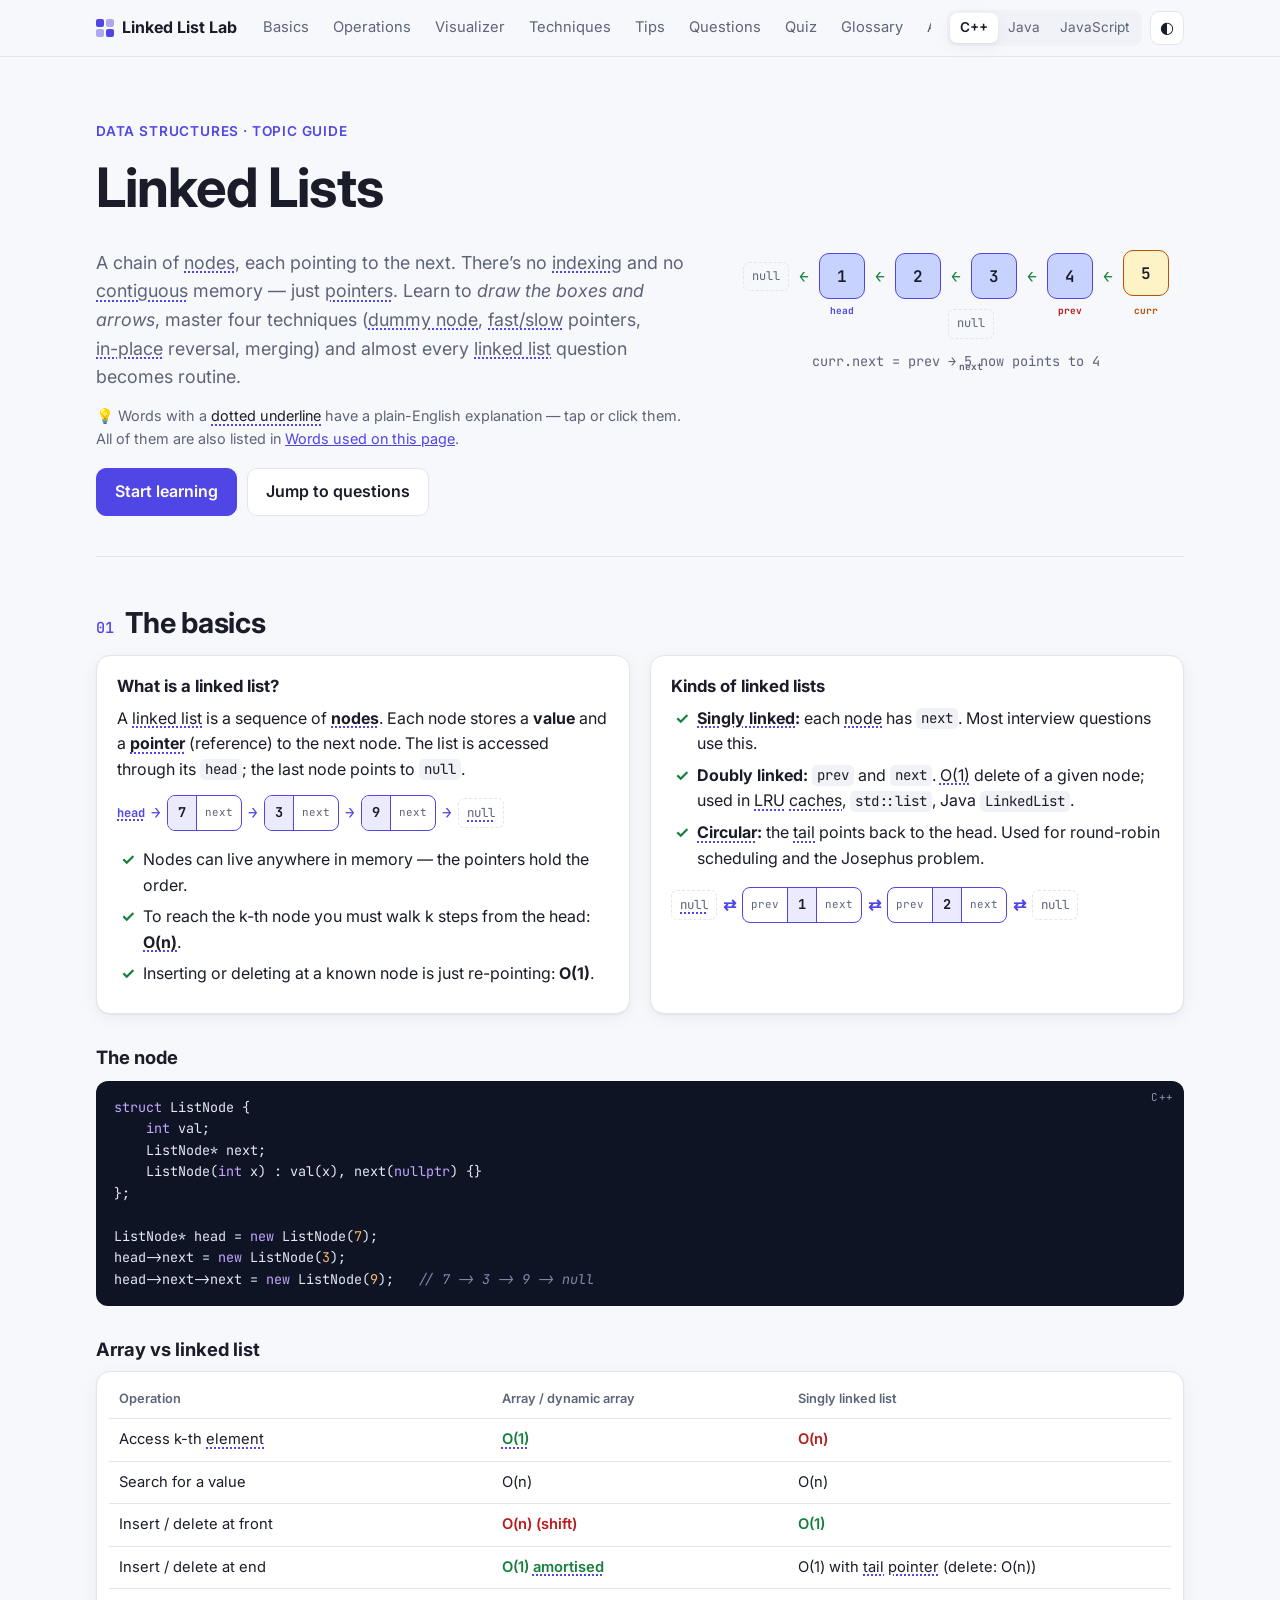
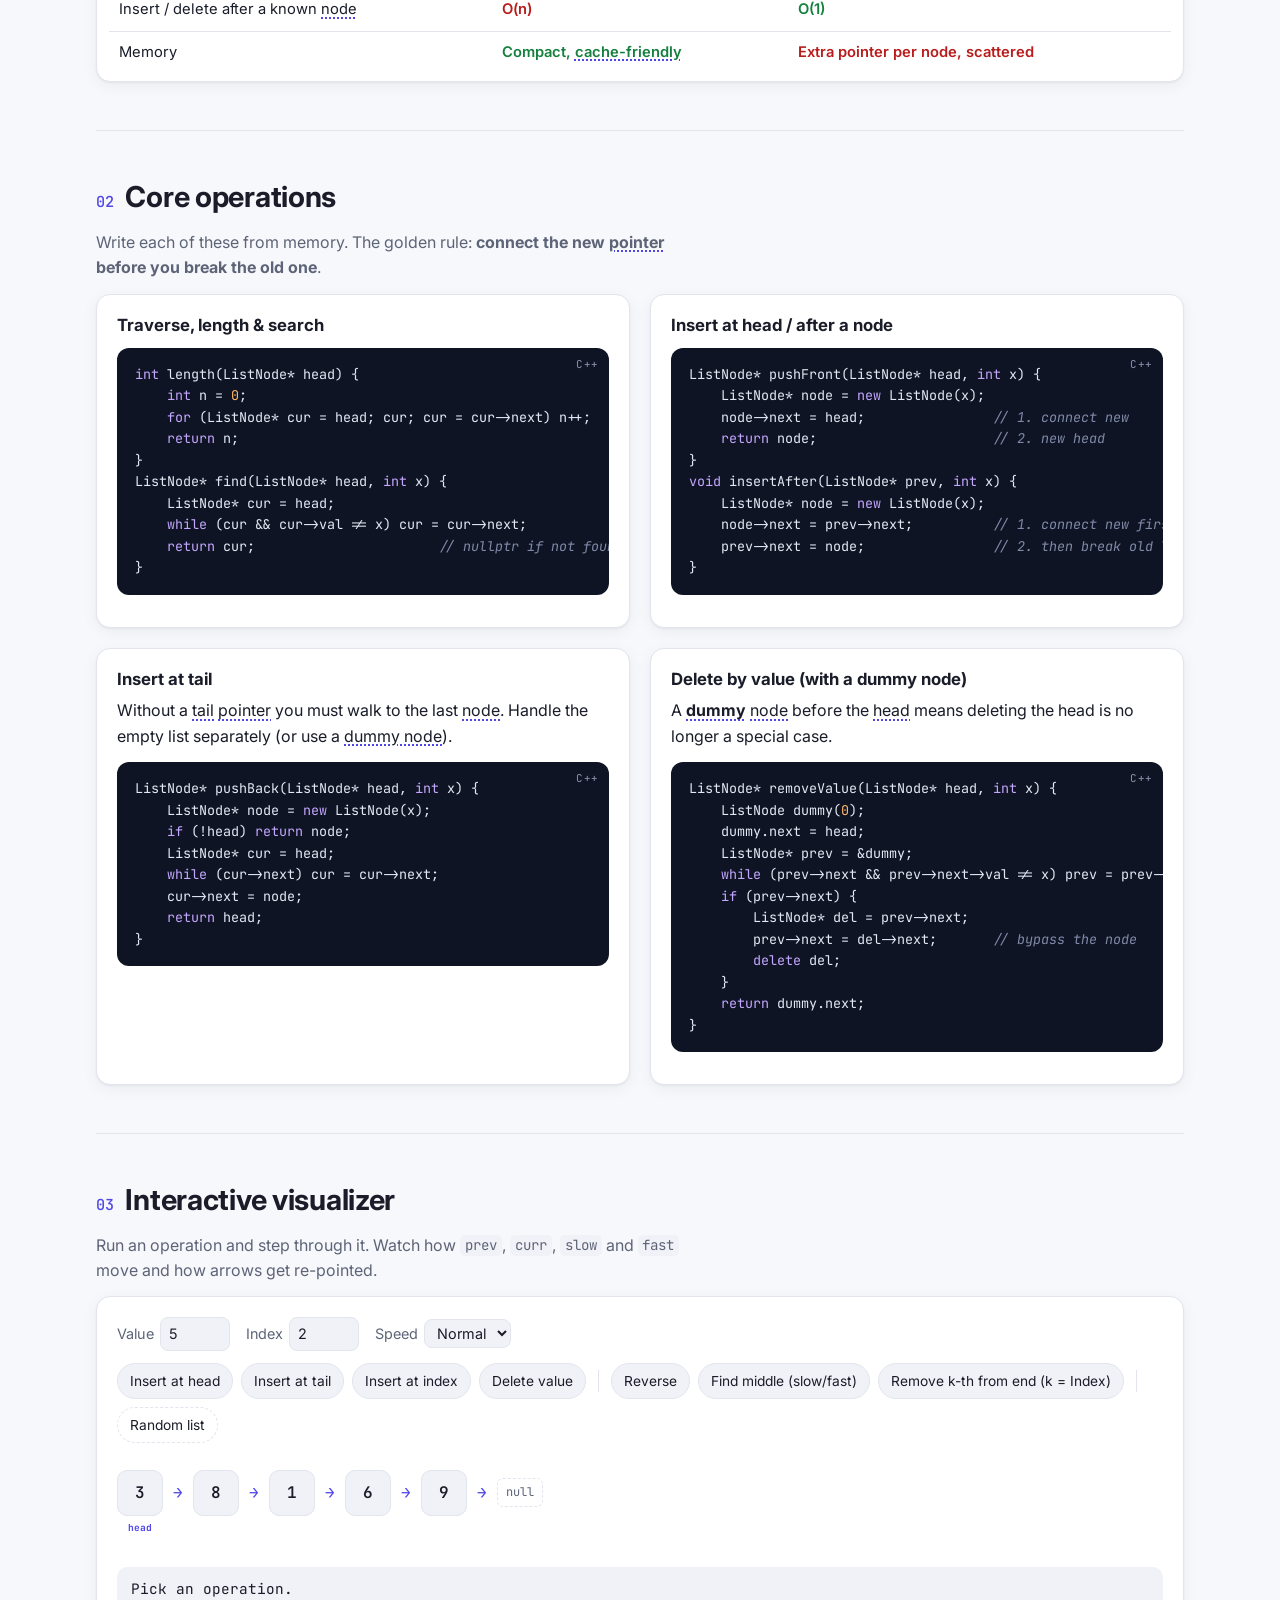
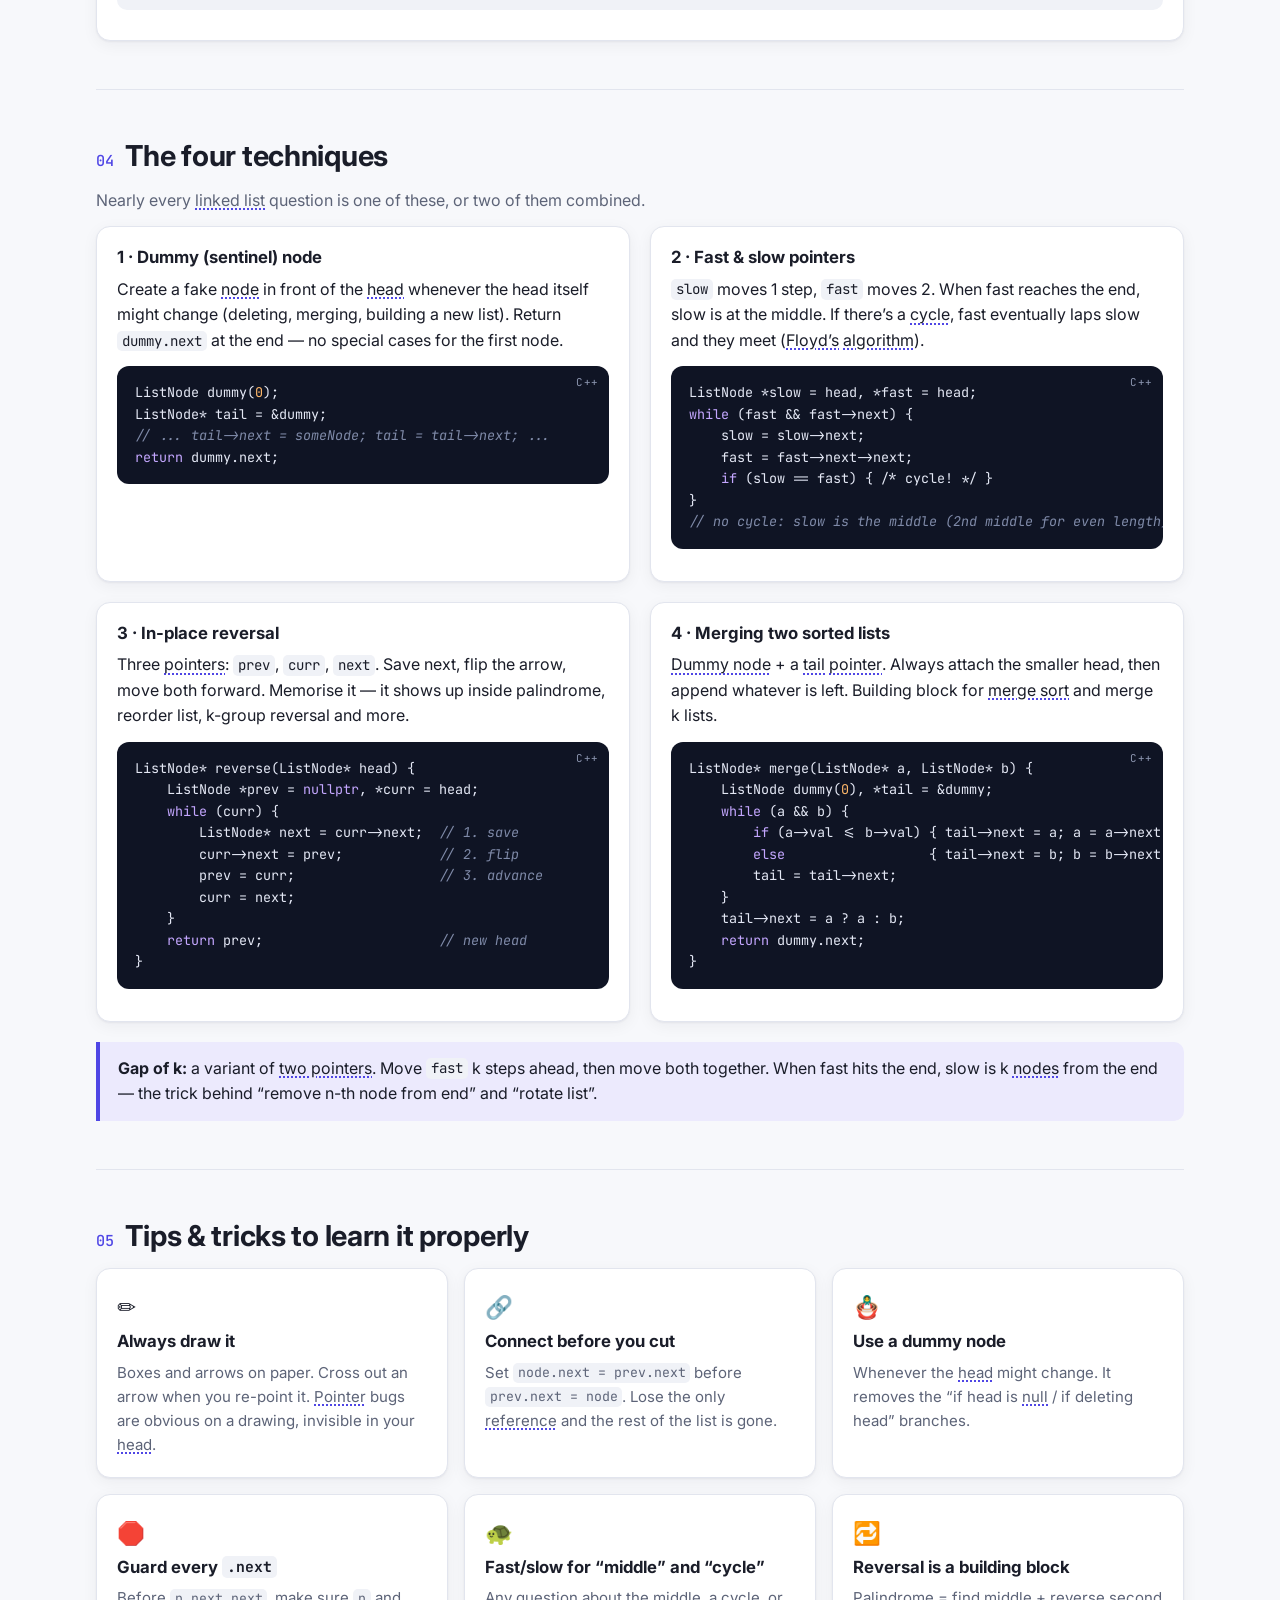
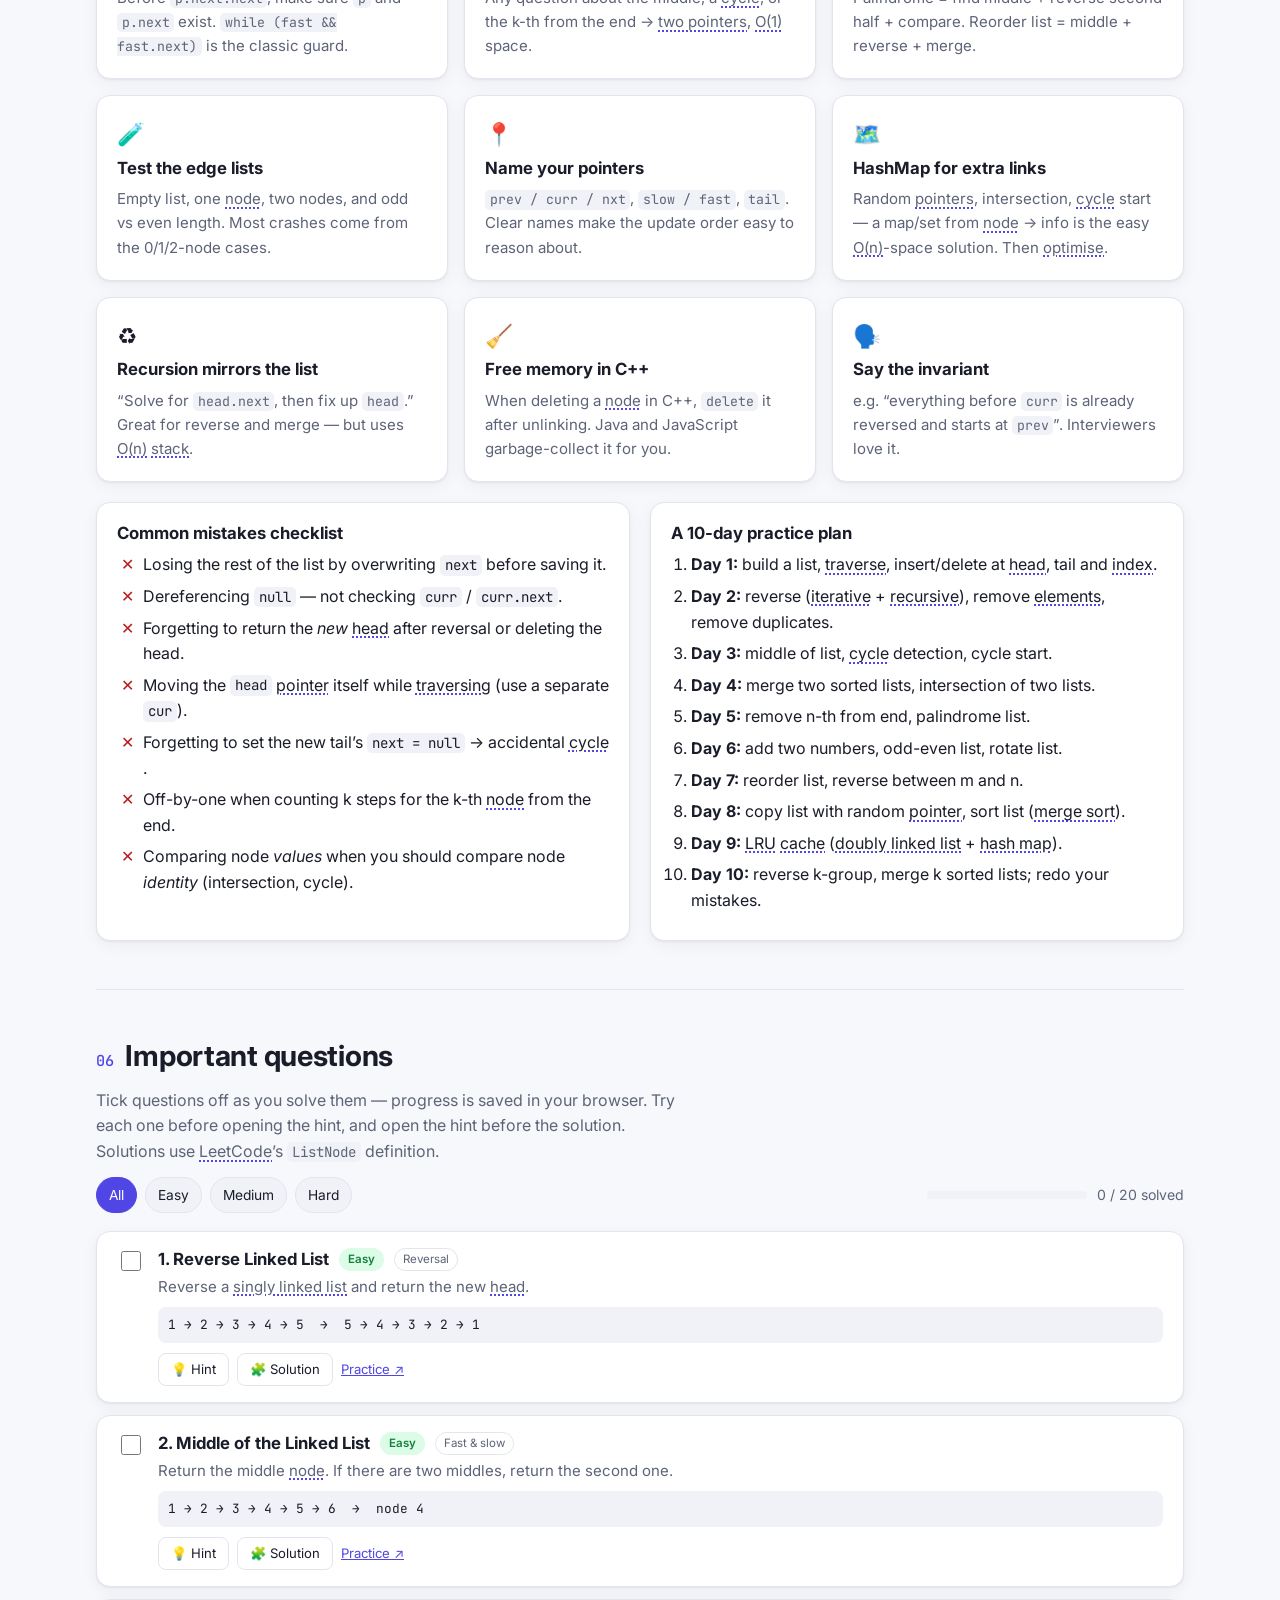
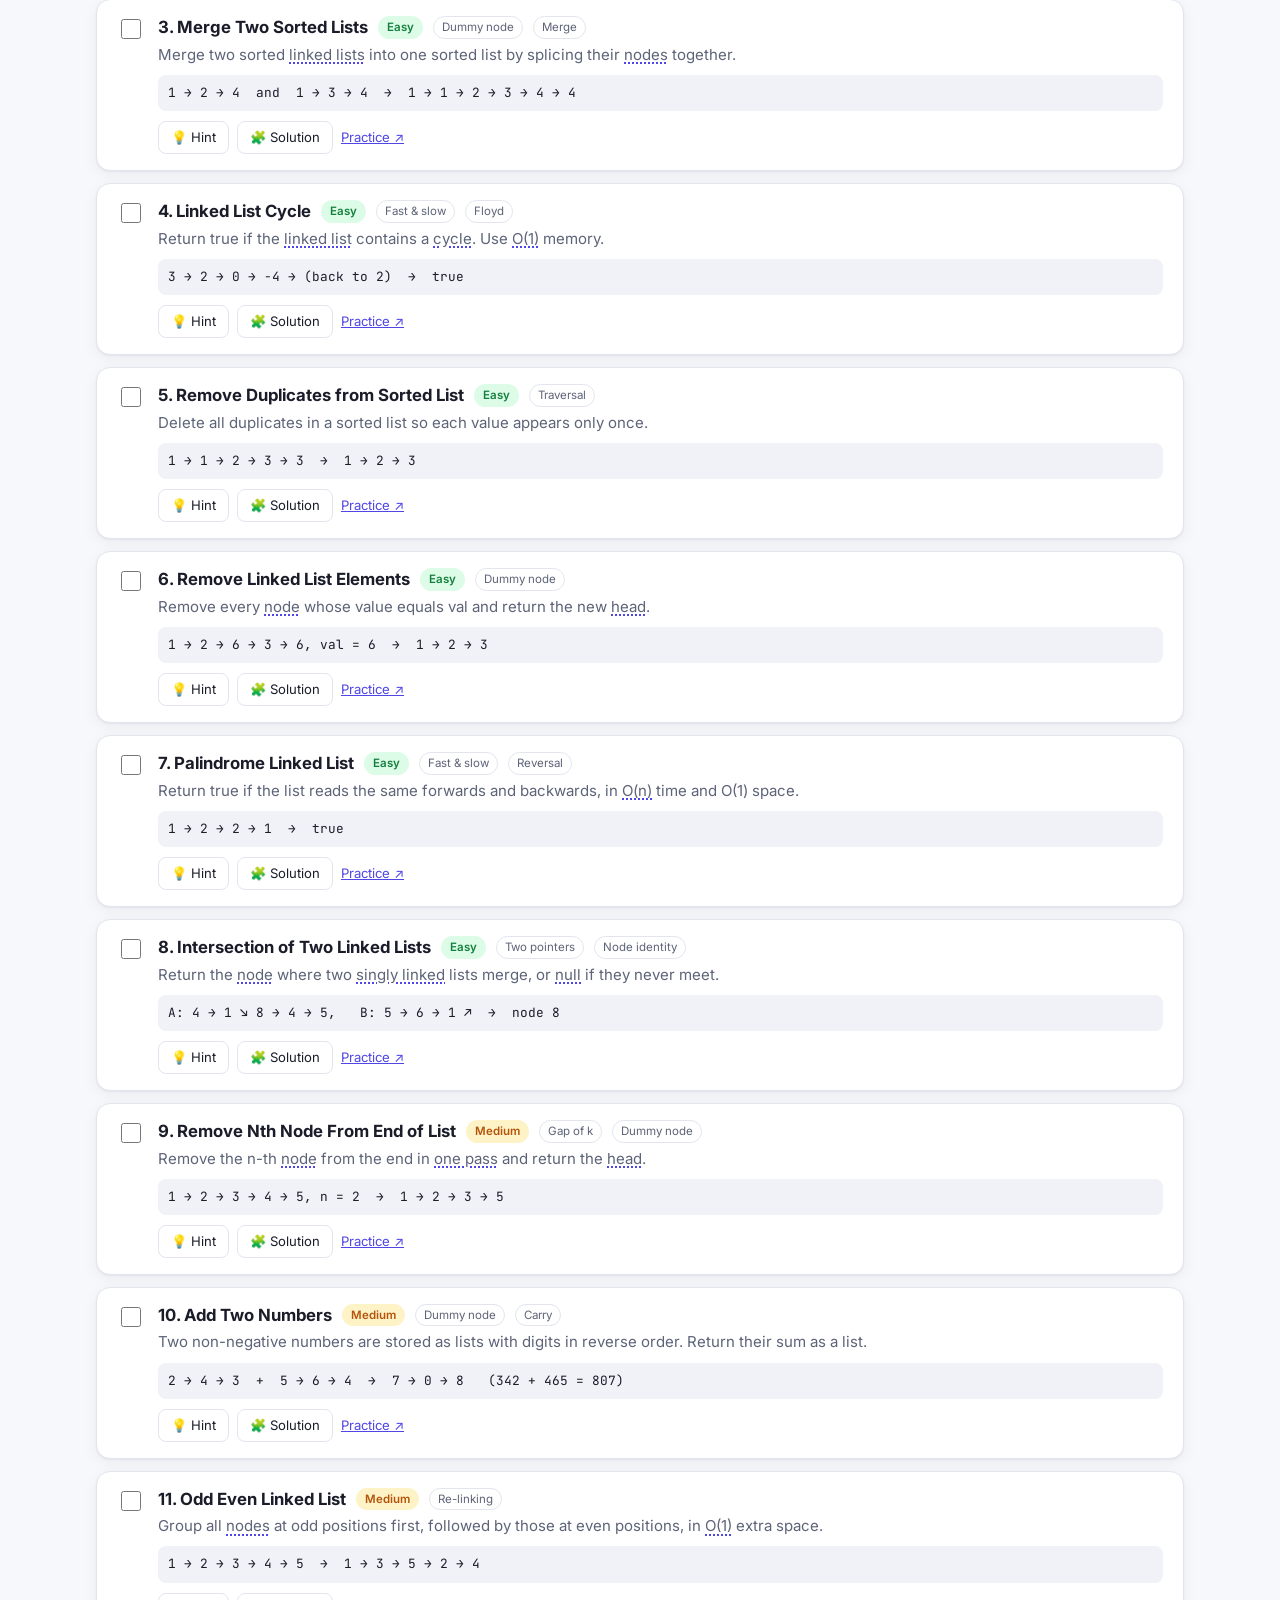
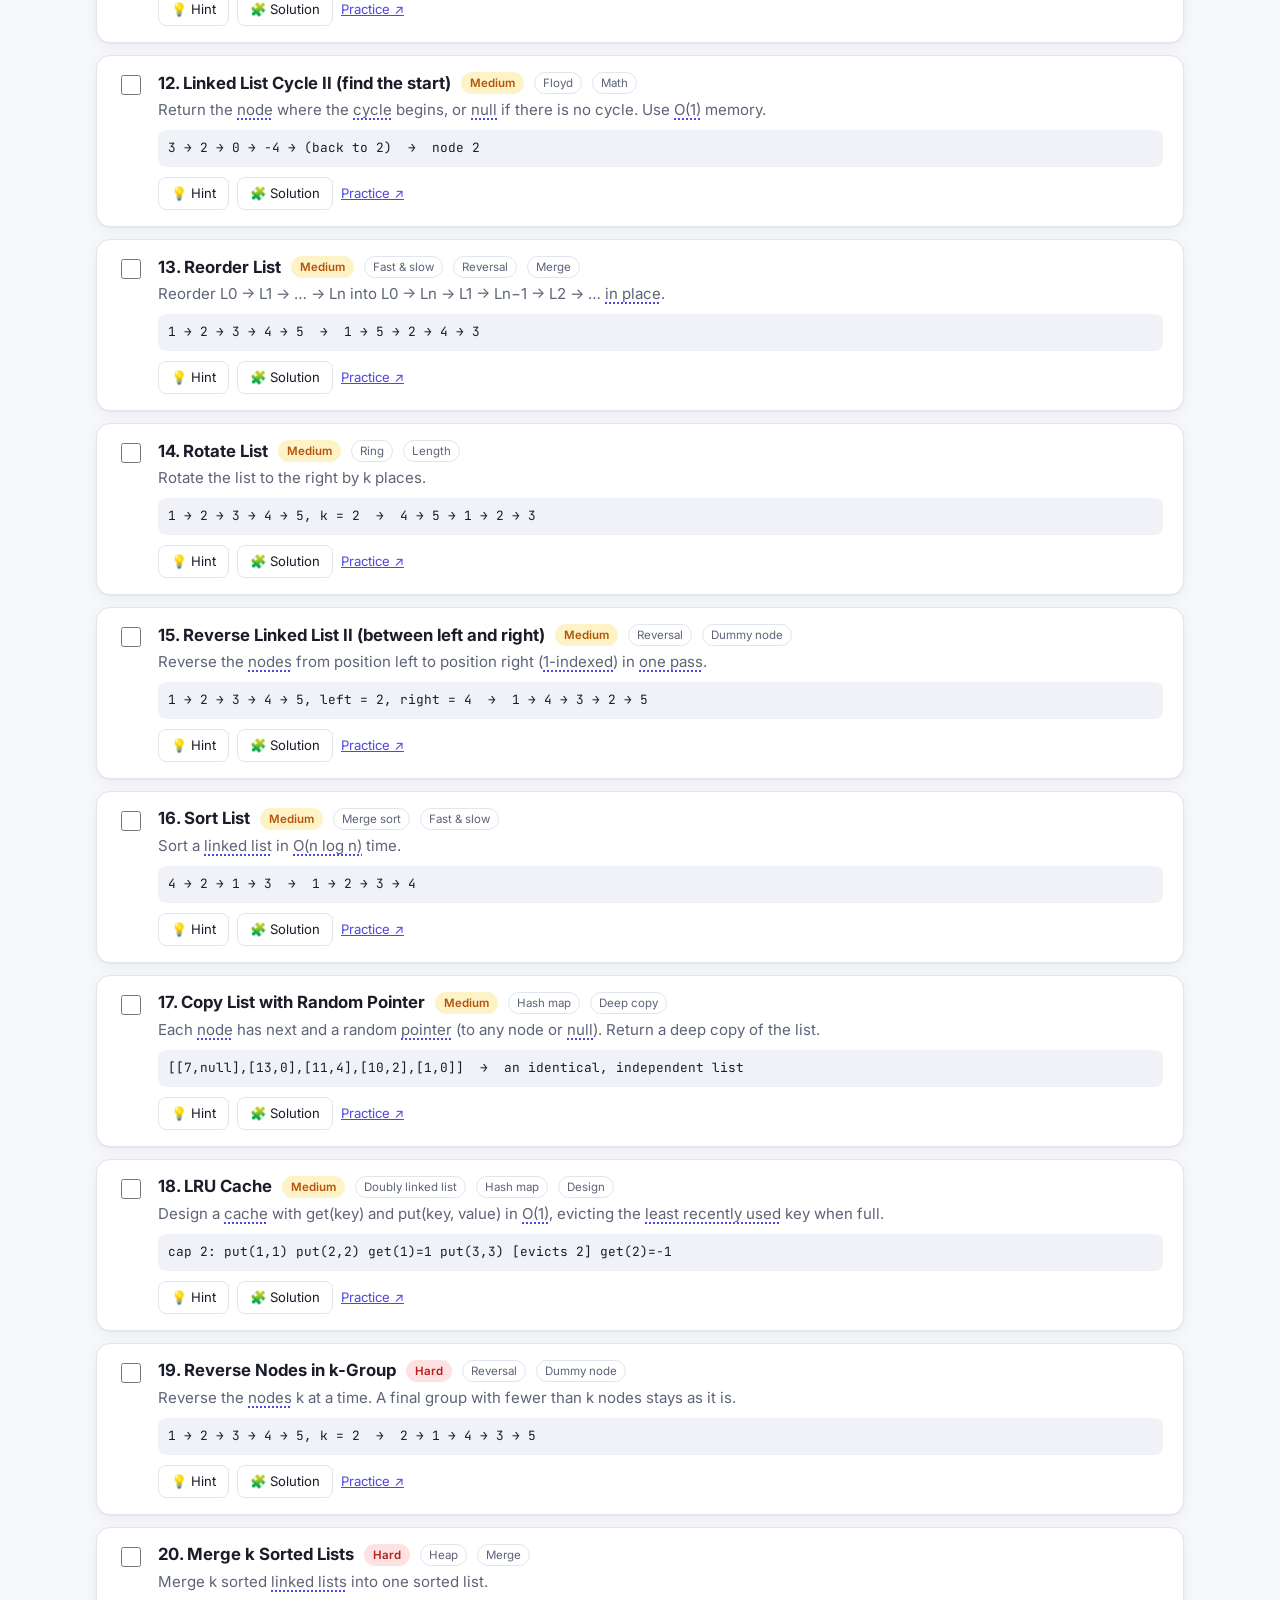
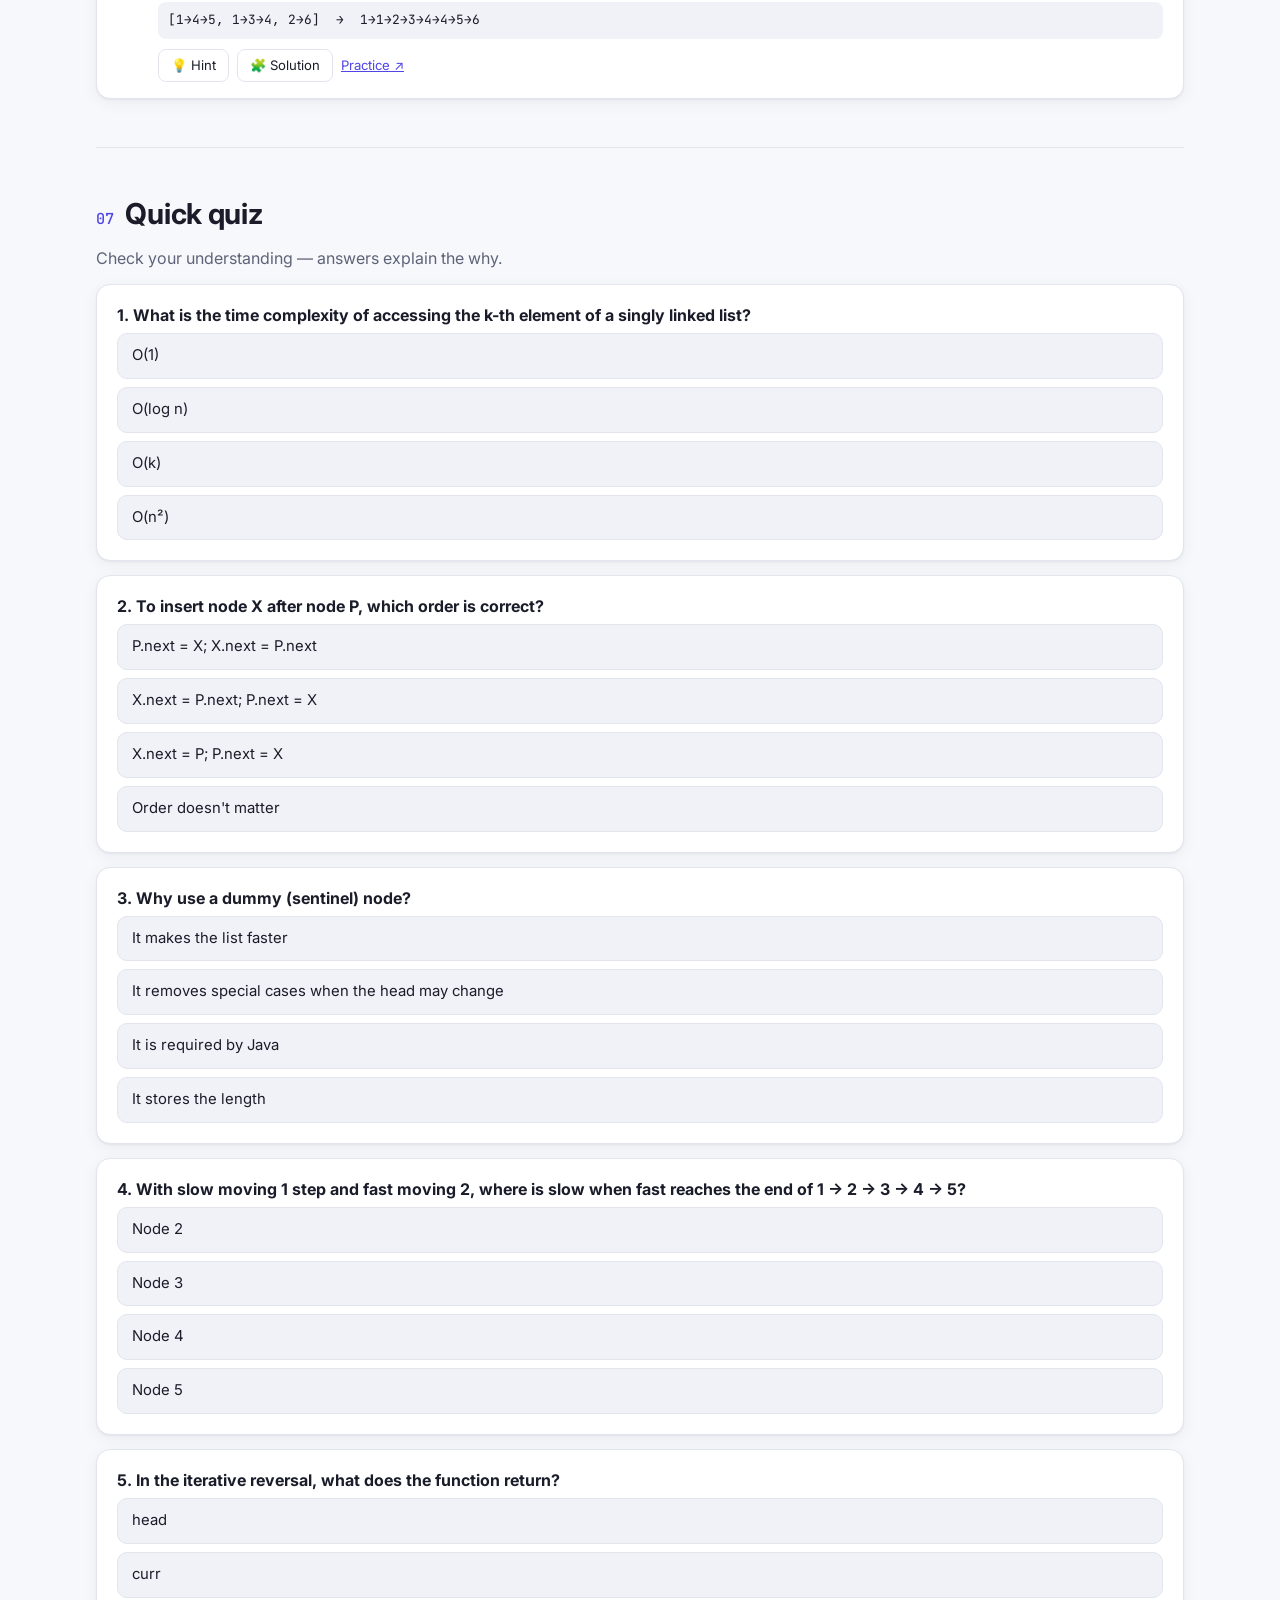
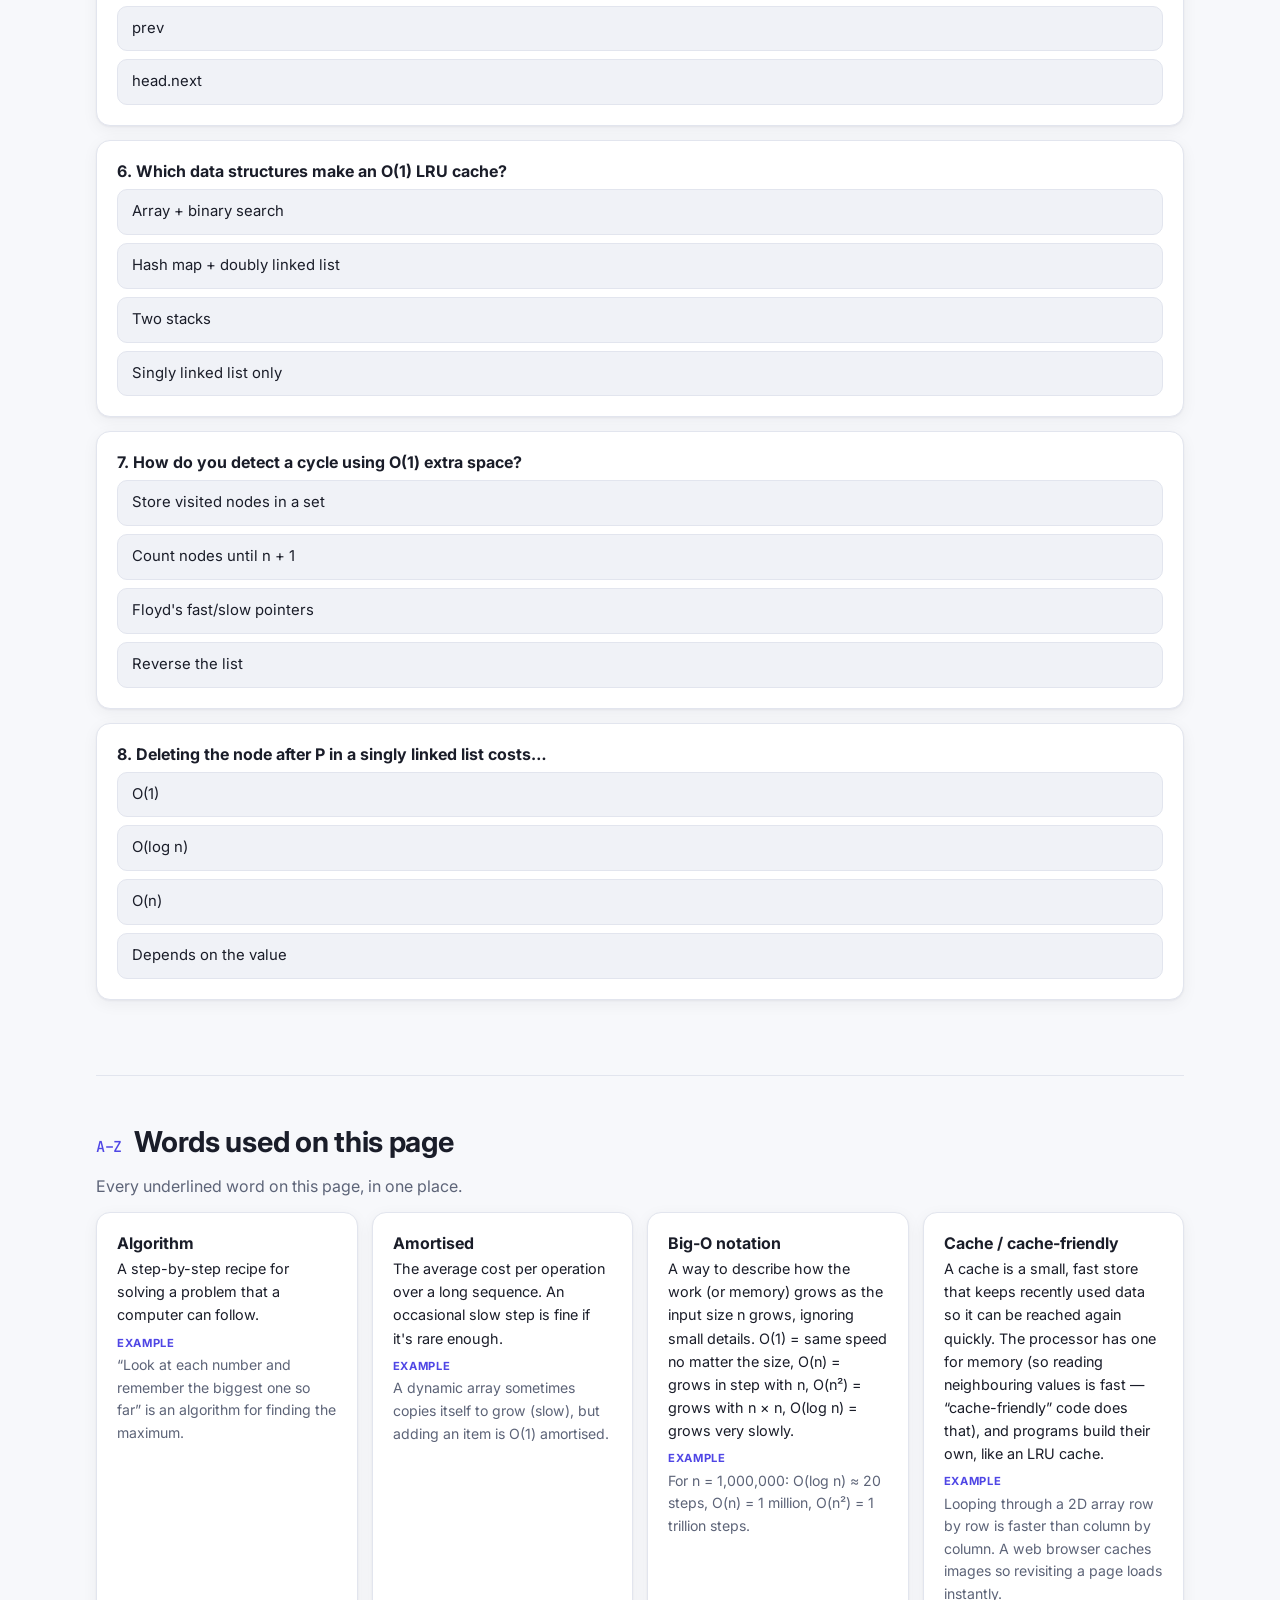
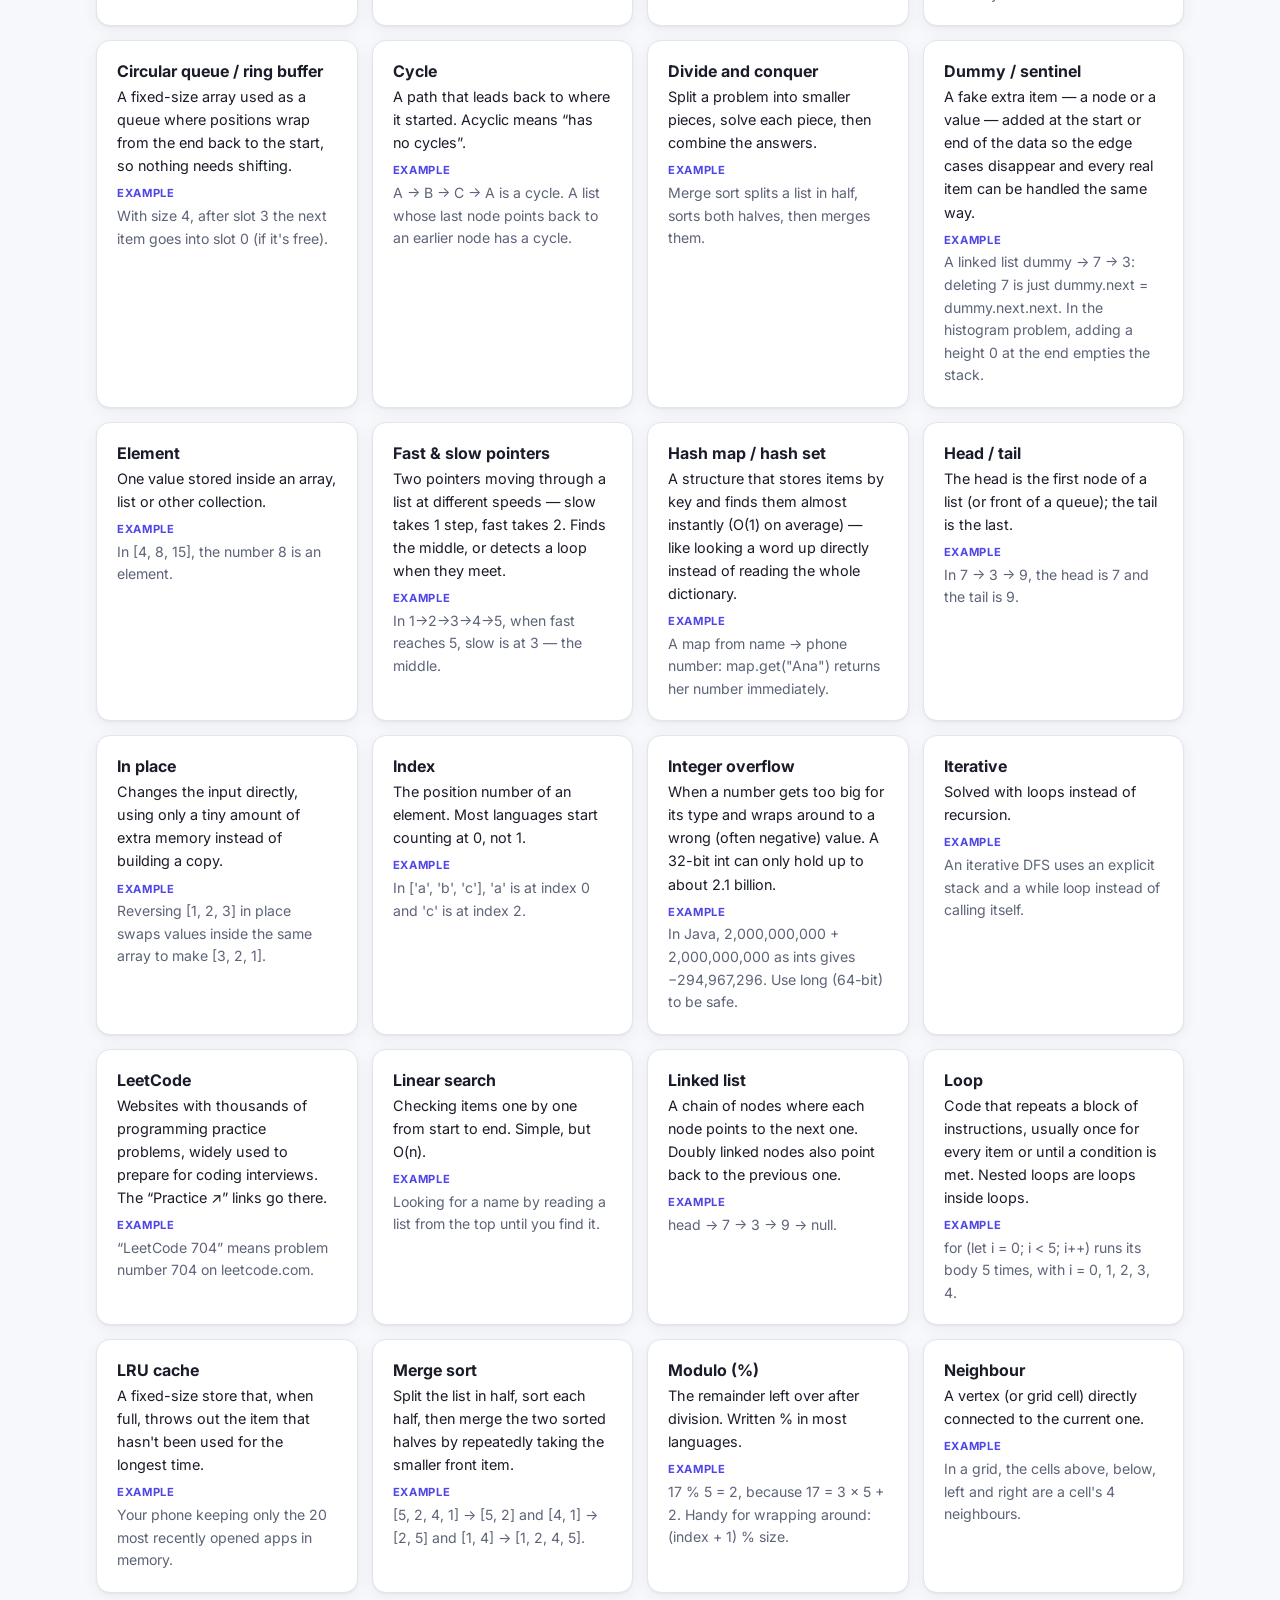
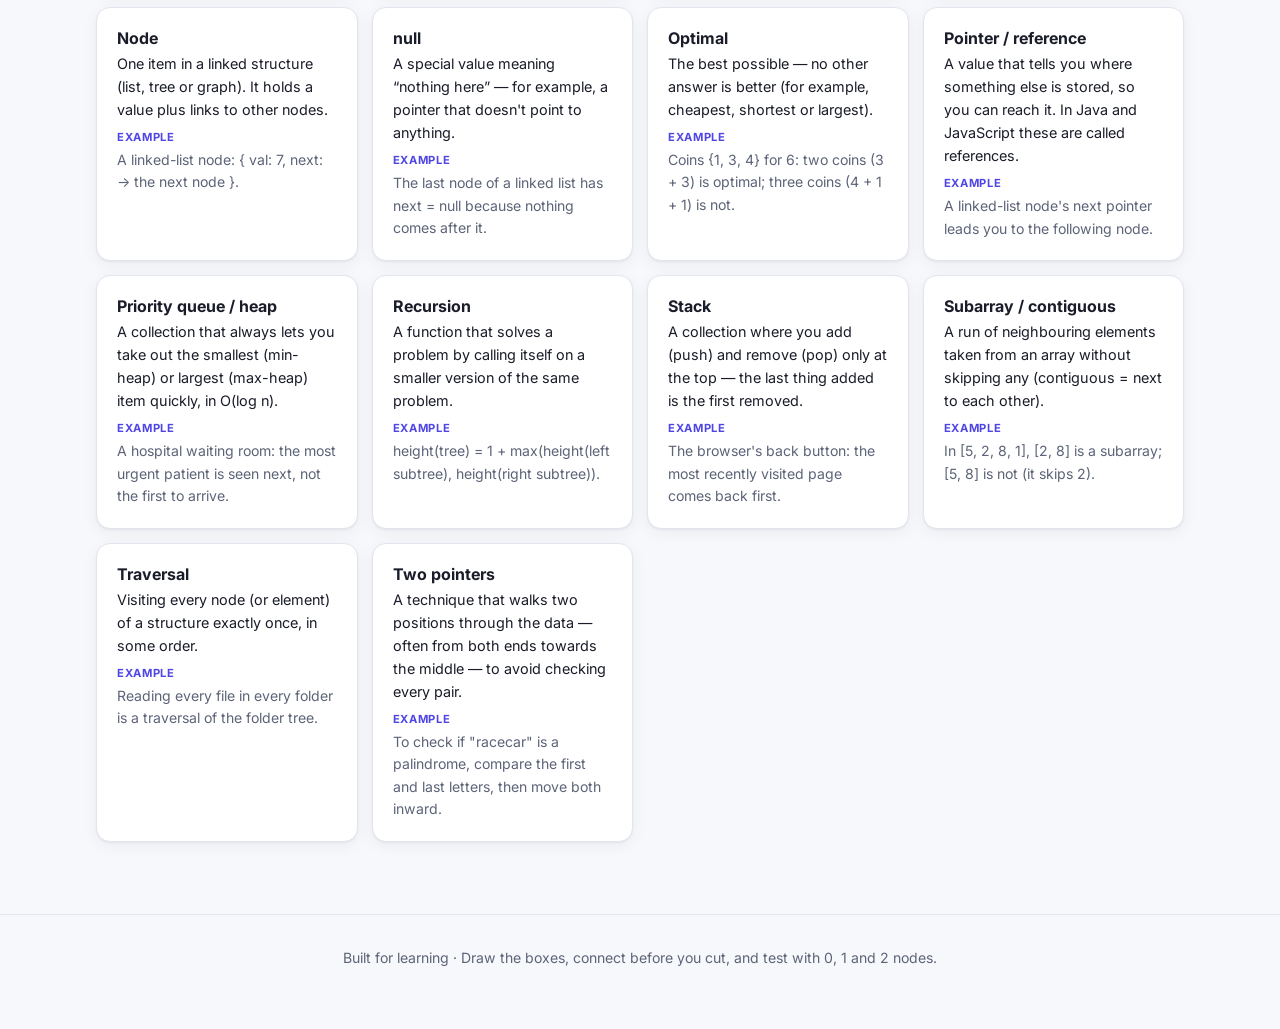
<file: linked-list/index.html>
<!doctype html>
<html lang="en">
<head>
  <meta charset="utf-8">
  <meta name="viewport" content="width=device-width, initial-scale=1">
  <title>Linked List Guide</title>
  <meta name="description" content="Learn linked lists properly: nodes and pointers, singly vs doubly lists, core operations, dummy nodes, fast/slow pointers, in-place reversal, an interactive visualizer, tips and the most important interview questions with solutions.">
  <link rel="preconnect" href="https://fonts.googleapis.com">
  <link rel="preconnect" href="https://fonts.gstatic.com" crossorigin>
  <link href="https://fonts.googleapis.com/css2?family=Inter:wght@400;500;600;700&family=JetBrains+Mono:wght@400;500&display=swap" rel="stylesheet">
  <link rel="stylesheet" href="styles.css">
  <link rel="stylesheet" href="../shared/glossary.css">
</head>
<body>
  <header class="topbar">
    <div class="topbar-inner">
      <a class="brand" href="#top">
        <span class="brand-grid" aria-hidden="true"><i></i><i></i><i></i><i></i></span>
        Linked&nbsp;List&nbsp;Lab
      </a>
      <nav class="nav" aria-label="Sections">
        <a href="#basics">Basics</a>
        <a href="#operations">Operations</a>
        <a href="#visualizer">Visualizer</a>
        <a href="#techniques">Techniques</a>
        <a href="#tips">Tips</a>
        <a href="#questions">Questions</a>
        <a href="#quiz">Quiz</a>
        <a href="../index.html">All topics</a>
      </nav>
      <div class="controls">
        <div class="lang-switch" role="group" aria-label="Code language">
          <button data-lang="cpp" class="active">C++</button>
          <button data-lang="java">Java</button>
          <button data-lang="js">JavaScript</button>
        </div>
        <button class="icon-btn" id="themeToggle" aria-label="Toggle dark mode" title="Toggle theme">◐</button>
      </div>
    </div>
  </header>

  <main id="top">
    <!-- HERO -->
    <section class="hero">
      <div class="hero-text">
        <p class="eyebrow">Data Structures · Topic Guide</p>
        <h1>Linked Lists</h1>
        <p class="lead">A chain of nodes, each pointing to the next. There’s no indexing and no contiguous memory —
          just pointers. Learn to <em>draw the boxes and arrows</em>, master four techniques (dummy node, fast/slow pointers,
          in-place reversal, merging) and almost every linked list question becomes routine.</p>
        <div class="hero-cta">
          <a class="btn primary" href="#basics">Start learning</a>
          <a class="btn" href="#questions">Jump to questions</a>
        </div>
      </div>
      <div class="hero-ll" aria-hidden="true">
        <div class="ll-row" id="heroLL"></div>
        <p class="hero-bs-cap" id="heroCap">reversing in place…</p>
      </div>
    </section>

    <!-- BASICS -->
    <section id="basics" class="section">
      <h2><span class="num">01</span> The basics</h2>

      <div class="grid-2">
        <div class="card">
          <h3>What is a linked list?</h3>
          <p>A linked list is a sequence of <strong>nodes</strong>. Each node stores a <strong>value</strong> and a
            <strong>pointer</strong> (reference) to the next node. The list is accessed through its <code>head</code>;
            the last node points to <code>null</code>.</p>
          <div class="ll-static">
            <span class="lbl">head</span><span class="arrow">→</span>
            <span class="node"><b>7</b><i>next</i></span><span class="arrow">→</span>
            <span class="node"><b>3</b><i>next</i></span><span class="arrow">→</span>
            <span class="node"><b>9</b><i>next</i></span><span class="arrow">→</span>
            <span class="null">null</span>
          </div>
          <ul class="checks">
            <li>Nodes can live anywhere in memory — the pointers hold the order.</li>
            <li>To reach the k-th node you must walk k steps from the head: <strong>O(n)</strong>.</li>
            <li>Inserting or deleting at a known node is just re-pointing: <strong>O(1)</strong>.</li>
          </ul>
        </div>
        <div class="card">
          <h3>Kinds of linked lists</h3>
          <ul class="checks">
            <li><strong>Singly linked:</strong> each node has <code>next</code>. Most interview questions use this.</li>
            <li><strong>Doubly linked:</strong> <code>prev</code> and <code>next</code>. O(1) delete of a given node; used in LRU caches, <code>std::list</code>, Java <code>LinkedList</code>.</li>
            <li><strong>Circular:</strong> the tail points back to the head. Used for round-robin scheduling and the Josephus problem.</li>
          </ul>
          <div class="ll-static small-ll">
            <span class="null">null</span><span class="arrow">⇄</span>
            <span class="node dbl"><i>prev</i><b>1</b><i>next</i></span><span class="arrow">⇄</span>
            <span class="node dbl"><i>prev</i><b>2</b><i>next</i></span><span class="arrow">⇄</span>
            <span class="null">null</span>
          </div>
        </div>
      </div>

      <h3 class="sub">The node</h3>
      <div class="code" data-code>
<pre data-lang="cpp"><code>struct ListNode {
    int val;
    ListNode* next;
    ListNode(int x) : val(x), next(nullptr) {}
};

ListNode* head = new ListNode(7);
head-&gt;next = new ListNode(3);
head-&gt;next-&gt;next = new ListNode(9);   // 7 -&gt; 3 -&gt; 9 -&gt; null</code></pre>
<pre data-lang="java"><code>class ListNode {
    int val;
    ListNode next;
    ListNode(int x) { val = x; }
}

ListNode head = new ListNode(7);
head.next = new ListNode(3);
head.next.next = new ListNode(9);    // 7 -&gt; 3 -&gt; 9 -&gt; null</code></pre>
<pre data-lang="js"><code>class ListNode {
    constructor(val = 0, next = null) {
        this.val = val;
        this.next = next;
    }
}

const head = new ListNode(7, new ListNode(3, new ListNode(9)));   // 7 -&gt; 3 -&gt; 9 -&gt; null</code></pre>
      </div>

      <h3 class="sub">Array vs linked list</h3>
      <div class="card table-card">
        <table class="cmp-table">
          <thead><tr><th>Operation</th><th>Array / dynamic array</th><th>Singly linked list</th></tr></thead>
          <tbody>
            <tr><td>Access k-th element</td><td class="good">O(1)</td><td class="bad">O(n)</td></tr>
            <tr><td>Search for a value</td><td>O(n)</td><td>O(n)</td></tr>
            <tr><td>Insert / delete at front</td><td class="bad">O(n) (shift)</td><td class="good">O(1)</td></tr>
            <tr><td>Insert / delete at end</td><td class="good">O(1) amortised</td><td>O(1) with tail pointer (delete: O(n))</td></tr>
            <tr><td>Insert / delete after a known node</td><td class="bad">O(n)</td><td class="good">O(1)</td></tr>
            <tr><td>Memory</td><td class="good">Compact, cache-friendly</td><td class="bad">Extra pointer per node, scattered</td></tr>
          </tbody>
        </table>
      </div>
    </section>

    <!-- OPERATIONS -->
    <section id="operations" class="section">
      <h2><span class="num">02</span> Core operations</h2>
      <p class="lead small-lead">Write each of these from memory. The golden rule: <strong>connect the new pointer before you break the old one</strong>.</p>

      <div class="pattern-list">
        <article class="card pattern">
          <h3>Traverse, length &amp; search</h3>
          <div class="code" data-code>
<pre data-lang="cpp"><code>int length(ListNode* head) {
    int n = 0;
    for (ListNode* cur = head; cur; cur = cur-&gt;next) n++;
    return n;
}
ListNode* find(ListNode* head, int x) {
    ListNode* cur = head;
    while (cur &amp;&amp; cur-&gt;val != x) cur = cur-&gt;next;
    return cur;                       // nullptr if not found
}</code></pre>
<pre data-lang="java"><code>int length(ListNode head) {
    int n = 0;
    for (ListNode cur = head; cur != null; cur = cur.next) n++;
    return n;
}
ListNode find(ListNode head, int x) {
    ListNode cur = head;
    while (cur != null &amp;&amp; cur.val != x) cur = cur.next;
    return cur;                       // null if not found
}</code></pre>
<pre data-lang="js"><code>function length(head) {
    let n = 0;
    for (let cur = head; cur; cur = cur.next) n++;
    return n;
}
function find(head, x) {
    let cur = head;
    while (cur &amp;&amp; cur.val !== x) cur = cur.next;
    return cur;                       // null if not found
}</code></pre>
          </div>
        </article>

        <article class="card pattern">
          <h3>Insert at head / after a node</h3>
          <div class="code" data-code>
<pre data-lang="cpp"><code>ListNode* pushFront(ListNode* head, int x) {
    ListNode* node = new ListNode(x);
    node-&gt;next = head;                // 1. connect new
    return node;                      // 2. new head
}
void insertAfter(ListNode* prev, int x) {
    ListNode* node = new ListNode(x);
    node-&gt;next = prev-&gt;next;          // 1. connect new first
    prev-&gt;next = node;                // 2. then break old link
}</code></pre>
<pre data-lang="java"><code>ListNode pushFront(ListNode head, int x) {
    ListNode node = new ListNode(x);
    node.next = head;                 // 1. connect new
    return node;                      // 2. new head
}
void insertAfter(ListNode prev, int x) {
    ListNode node = new ListNode(x);
    node.next = prev.next;            // 1. connect new first
    prev.next = node;                 // 2. then break old link
}</code></pre>
<pre data-lang="js"><code>function pushFront(head, x) {
    return new ListNode(x, head);     // new node points at old head
}
function insertAfter(prev, x) {
    const node = new ListNode(x);
    node.next = prev.next;            // 1. connect new first
    prev.next = node;                 // 2. then break old link
}</code></pre>
          </div>
        </article>

        <article class="card pattern">
          <h3>Insert at tail</h3>
          <p>Without a tail pointer you must walk to the last node. Handle the empty list separately (or use a dummy node).</p>
          <div class="code" data-code>
<pre data-lang="cpp"><code>ListNode* pushBack(ListNode* head, int x) {
    ListNode* node = new ListNode(x);
    if (!head) return node;
    ListNode* cur = head;
    while (cur-&gt;next) cur = cur-&gt;next;
    cur-&gt;next = node;
    return head;
}</code></pre>
<pre data-lang="java"><code>ListNode pushBack(ListNode head, int x) {
    ListNode node = new ListNode(x);
    if (head == null) return node;
    ListNode cur = head;
    while (cur.next != null) cur = cur.next;
    cur.next = node;
    return head;
}</code></pre>
<pre data-lang="js"><code>function pushBack(head, x) {
    const node = new ListNode(x);
    if (!head) return node;
    let cur = head;
    while (cur.next) cur = cur.next;
    cur.next = node;
    return head;
}</code></pre>
          </div>
        </article>

        <article class="card pattern">
          <h3>Delete by value (with a dummy node)</h3>
          <p>A <strong>dummy</strong> node before the head means deleting the head is no longer a special case.</p>
          <div class="code" data-code>
<pre data-lang="cpp"><code>ListNode* removeValue(ListNode* head, int x) {
    ListNode dummy(0);
    dummy.next = head;
    ListNode* prev = &amp;dummy;
    while (prev-&gt;next &amp;&amp; prev-&gt;next-&gt;val != x) prev = prev-&gt;next;
    if (prev-&gt;next) {
        ListNode* del = prev-&gt;next;
        prev-&gt;next = del-&gt;next;       // bypass the node
        delete del;
    }
    return dummy.next;
}</code></pre>
<pre data-lang="java"><code>ListNode removeValue(ListNode head, int x) {
    ListNode dummy = new ListNode(0);
    dummy.next = head;
    ListNode prev = dummy;
    while (prev.next != null &amp;&amp; prev.next.val != x) prev = prev.next;
    if (prev.next != null) prev.next = prev.next.next;   // bypass
    return dummy.next;
}</code></pre>
<pre data-lang="js"><code>function removeValue(head, x) {
    const dummy = new ListNode(0, head);
    let prev = dummy;
    while (prev.next &amp;&amp; prev.next.val !== x) prev = prev.next;
    if (prev.next) prev.next = prev.next.next;   // bypass
    return dummy.next;
}</code></pre>
          </div>
        </article>
      </div>
    </section>

    <!-- VISUALIZER -->
    <section id="visualizer" class="section">
      <h2><span class="num">03</span> Interactive visualizer</h2>
      <p class="lead small-lead">Run an operation and step through it. Watch how <code>prev</code>, <code>curr</code>, <code>slow</code> and <code>fast</code> move and how arrows get re-pointed.</p>

      <div class="viz card">
        <div class="viz-controls">
          <label>Value <input type="number" id="llVal" value="5"></label>
          <label>Index <input type="number" id="llIdx" value="2" min="0"></label>
          <label>Speed
            <select id="llSpeed">
              <option value="1100">Slow</option>
              <option value="700" selected>Normal</option>
              <option value="300">Fast</option>
            </select>
          </label>
        </div>
        <div class="viz-buttons" id="llButtons">
          <button data-op="head">Insert at head</button>
          <button data-op="tail">Insert at tail</button>
          <button data-op="at">Insert at index</button>
          <button data-op="del">Delete value</button>
          <span class="divider"></span>
          <button data-op="reverse">Reverse</button>
          <button data-op="middle">Find middle (slow/fast)</button>
          <button data-op="nth">Remove k-th from end (k = Index)</button>
          <span class="divider"></span>
          <button data-op="random" class="op">Random list</button>
        </div>
        <div class="ll-stage" id="llStage"></div>
        <div class="bs-status" id="llStatus">Pick an operation.</div>
        <ol class="bs-log" id="llLog"></ol>
      </div>
    </section>

    <!-- TECHNIQUES -->
    <section id="techniques" class="section">
      <h2><span class="num">04</span> The four techniques</h2>
      <p class="lead small-lead">Nearly every linked list question is one of these, or two of them combined.</p>

      <div class="pattern-list">
        <article class="card pattern">
          <h3>1 · Dummy (sentinel) node</h3>
          <p>Create a fake node in front of the head whenever the head itself might change (deleting, merging, building a new list).
            Return <code>dummy.next</code> at the end — no special cases for the first node.</p>
          <div class="code" data-code>
<pre data-lang="cpp"><code>ListNode dummy(0);
ListNode* tail = &amp;dummy;
// ... tail-&gt;next = someNode; tail = tail-&gt;next; ...
return dummy.next;</code></pre>
<pre data-lang="java"><code>ListNode dummy = new ListNode(0);
ListNode tail = dummy;
// ... tail.next = someNode; tail = tail.next; ...
return dummy.next;</code></pre>
<pre data-lang="js"><code>const dummy = new ListNode(0);
let tail = dummy;
// ... tail.next = someNode; tail = tail.next; ...
return dummy.next;</code></pre>
          </div>
        </article>

        <article class="card pattern">
          <h3>2 · Fast &amp; slow pointers</h3>
          <p><code>slow</code> moves 1 step, <code>fast</code> moves 2. When fast reaches the end, slow is at the middle.
            If there’s a cycle, fast eventually laps slow and they meet (Floyd’s algorithm).</p>
          <div class="code" data-code>
<pre data-lang="cpp"><code>ListNode *slow = head, *fast = head;
while (fast &amp;&amp; fast-&gt;next) {
    slow = slow-&gt;next;
    fast = fast-&gt;next-&gt;next;
    if (slow == fast) { /* cycle! */ }
}
// no cycle: slow is the middle (2nd middle for even length)</code></pre>
<pre data-lang="java"><code>ListNode slow = head, fast = head;
while (fast != null &amp;&amp; fast.next != null) {
    slow = slow.next;
    fast = fast.next.next;
    if (slow == fast) { /* cycle! */ }
}
// no cycle: slow is the middle (2nd middle for even length)</code></pre>
<pre data-lang="js"><code>let slow = head, fast = head;
while (fast &amp;&amp; fast.next) {
    slow = slow.next;
    fast = fast.next.next;
    if (slow === fast) { /* cycle! */ }
}
// no cycle: slow is the middle (2nd middle for even length)</code></pre>
          </div>
        </article>

        <article class="card pattern">
          <h3>3 · In-place reversal</h3>
          <p>Three pointers: <code>prev</code>, <code>curr</code>, <code>next</code>. Save next, flip the arrow, move both forward.
            Memorise it — it shows up inside palindrome, reorder list, k-group reversal and more.</p>
          <div class="code" data-code>
<pre data-lang="cpp"><code>ListNode* reverse(ListNode* head) {
    ListNode *prev = nullptr, *curr = head;
    while (curr) {
        ListNode* next = curr-&gt;next;  // 1. save
        curr-&gt;next = prev;            // 2. flip
        prev = curr;                  // 3. advance
        curr = next;
    }
    return prev;                      // new head
}</code></pre>
<pre data-lang="java"><code>ListNode reverse(ListNode head) {
    ListNode prev = null, curr = head;
    while (curr != null) {
        ListNode next = curr.next;    // 1. save
        curr.next = prev;             // 2. flip
        prev = curr;                  // 3. advance
        curr = next;
    }
    return prev;                      // new head
}</code></pre>
<pre data-lang="js"><code>function reverse(head) {
    let prev = null, curr = head;
    while (curr) {
        const next = curr.next;       // 1. save
        curr.next = prev;             // 2. flip
        prev = curr;                  // 3. advance
        curr = next;
    }
    return prev;                      // new head
}</code></pre>
          </div>
        </article>

        <article class="card pattern">
          <h3>4 · Merging two sorted lists</h3>
          <p>Dummy node + a tail pointer. Always attach the smaller head, then append whatever is left. Building block for merge sort and merge k lists.</p>
          <div class="code" data-code>
<pre data-lang="cpp"><code>ListNode* merge(ListNode* a, ListNode* b) {
    ListNode dummy(0), *tail = &amp;dummy;
    while (a &amp;&amp; b) {
        if (a-&gt;val &lt;= b-&gt;val) { tail-&gt;next = a; a = a-&gt;next; }
        else                  { tail-&gt;next = b; b = b-&gt;next; }
        tail = tail-&gt;next;
    }
    tail-&gt;next = a ? a : b;
    return dummy.next;
}</code></pre>
<pre data-lang="java"><code>ListNode merge(ListNode a, ListNode b) {
    ListNode dummy = new ListNode(0), tail = dummy;
    while (a != null &amp;&amp; b != null) {
        if (a.val &lt;= b.val) { tail.next = a; a = a.next; }
        else                { tail.next = b; b = b.next; }
        tail = tail.next;
    }
    tail.next = (a != null) ? a : b;
    return dummy.next;
}</code></pre>
<pre data-lang="js"><code>function merge(a, b) {
    const dummy = new ListNode(0);
    let tail = dummy;
    while (a &amp;&amp; b) {
        if (a.val &lt;= b.val) { tail.next = a; a = a.next; }
        else                { tail.next = b; b = b.next; }
        tail = tail.next;
    }
    tail.next = a || b;
    return dummy.next;
}</code></pre>
          </div>
        </article>
      </div>

      <div class="callout">
        <strong>Gap of k:</strong> a variant of two pointers. Move <code>fast</code> k steps ahead, then move both together.
        When fast hits the end, slow is k nodes from the end — the trick behind “remove n-th node from end” and “rotate list”.
      </div>
    </section>

    <!-- TIPS -->
    <section id="tips" class="section">
      <h2><span class="num">05</span> Tips &amp; tricks to learn it properly</h2>

      <div class="tips">
        <div class="tip card"><div class="tip-ico">✏️</div><h3>Always draw it</h3>
          <p>Boxes and arrows on paper. Cross out an arrow when you re-point it. Pointer bugs are obvious on a drawing, invisible in your head.</p></div>
        <div class="tip card"><div class="tip-ico">🔗</div><h3>Connect before you cut</h3>
          <p>Set <code>node.next = prev.next</code> before <code>prev.next = node</code>. Lose the only reference and the rest of the list is gone.</p></div>
        <div class="tip card"><div class="tip-ico">🪆</div><h3>Use a dummy node</h3>
          <p>Whenever the head might change. It removes the “if head is null / if deleting head” branches.</p></div>
        <div class="tip card"><div class="tip-ico">🛑</div><h3>Guard every <code>.next</code></h3>
          <p>Before <code>p.next.next</code>, make sure <code>p</code> and <code>p.next</code> exist. <code>while (fast &amp;&amp; fast.next)</code> is the classic guard.</p></div>
        <div class="tip card"><div class="tip-ico">🐢</div><h3>Fast/slow for “middle” and “cycle”</h3>
          <p>Any question about the middle, a cycle, or the k-th from the end → two pointers, O(1) space.</p></div>
        <div class="tip card"><div class="tip-ico">🔁</div><h3>Reversal is a building block</h3>
          <p>Palindrome = find middle + reverse second half + compare. Reorder list = middle + reverse + merge.</p></div>
        <div class="tip card"><div class="tip-ico">🧪</div><h3>Test the edge lists</h3>
          <p>Empty list, one node, two nodes, and odd vs even length. Most crashes come from the 0/1/2-node cases.</p></div>
        <div class="tip card"><div class="tip-ico">📍</div><h3>Name your pointers</h3>
          <p><code>prev / curr / nxt</code>, <code>slow / fast</code>, <code>tail</code>. Clear names make the update order easy to reason about.</p></div>
        <div class="tip card"><div class="tip-ico">🗺️</div><h3>HashMap for extra links</h3>
          <p>Random pointers, intersection, cycle start — a map/set from node → info is the easy O(n)-space solution. Then optimise.</p></div>
        <div class="tip card"><div class="tip-ico">♻️</div><h3>Recursion mirrors the list</h3>
          <p>“Solve for <code>head.next</code>, then fix up <code>head</code>.” Great for reverse and merge — but uses O(n) stack.</p></div>
        <div class="tip card"><div class="tip-ico">🧹</div><h3>Free memory in C++</h3>
          <p>When deleting a node in C++, <code>delete</code> it after unlinking. Java and JavaScript garbage-collect it for you.</p></div>
        <div class="tip card"><div class="tip-ico">🗣️</div><h3>Say the invariant</h3>
          <p>e.g. “everything before <code>curr</code> is already reversed and starts at <code>prev</code>”. Interviewers love it.</p></div>
      </div>

      <div class="grid-2 mt">
        <div class="card">
          <h3>Common mistakes checklist</h3>
          <ul class="crosses">
            <li>Losing the rest of the list by overwriting <code>next</code> before saving it.</li>
            <li>Dereferencing <code>null</code> — not checking <code>curr</code> / <code>curr.next</code>.</li>
            <li>Forgetting to return the <em>new</em> head after reversal or deleting the head.</li>
            <li>Moving the <code>head</code> pointer itself while traversing (use a separate <code>cur</code>).</li>
            <li>Forgetting to set the new tail’s <code>next = null</code> → accidental cycle.</li>
            <li>Off-by-one when counting k steps for the k-th node from the end.</li>
            <li>Comparing node <em>values</em> when you should compare node <em>identity</em> (intersection, cycle).</li>
          </ul>
        </div>
        <div class="card">
          <h3>A 10-day practice plan</h3>
          <ol class="plan">
            <li><strong>Day 1:</strong> build a list, traverse, insert/delete at head, tail and index.</li>
            <li><strong>Day 2:</strong> reverse (iterative + recursive), remove elements, remove duplicates.</li>
            <li><strong>Day 3:</strong> middle of list, cycle detection, cycle start.</li>
            <li><strong>Day 4:</strong> merge two sorted lists, intersection of two lists.</li>
            <li><strong>Day 5:</strong> remove n-th from end, palindrome list.</li>
            <li><strong>Day 6:</strong> add two numbers, odd-even list, rotate list.</li>
            <li><strong>Day 7:</strong> reorder list, reverse between m and n.</li>
            <li><strong>Day 8:</strong> copy list with random pointer, sort list (merge sort).</li>
            <li><strong>Day 9:</strong> LRU cache (doubly linked list + hash map).</li>
            <li><strong>Day 10:</strong> reverse k-group, merge k sorted lists; redo your mistakes.</li>
          </ol>
        </div>
      </div>
    </section>

    <!-- QUESTIONS -->
    <section id="questions" class="section">
      <h2><span class="num">06</span> Important questions</h2>
      <p class="lead small-lead">Tick questions off as you solve them — progress is saved in your browser. Try each one before opening the hint, and open the hint before the solution. Solutions use LeetCode’s <code>ListNode</code> definition.</p>

      <div class="q-toolbar">
        <div class="filters" role="group" aria-label="Filter by difficulty">
          <button class="chip active" data-filter="all">All</button>
          <button class="chip" data-filter="easy">Easy</button>
          <button class="chip" data-filter="medium">Medium</button>
          <button class="chip" data-filter="hard">Hard</button>
        </div>
        <div class="progress">
          <div class="progress-bar"><span id="progressFill"></span></div>
          <span id="progressText">0 / 0 solved</span>
        </div>
      </div>

      <div id="questionList" class="q-list"></div>
    </section>

    <!-- QUIZ -->
    <section id="quiz" class="section">
      <h2><span class="num">07</span> Quick quiz</h2>
      <p class="lead small-lead">Check your understanding — answers explain the why.</p>
      <div id="quizBox" class="quiz"></div>
    </section>
  </main>

  <footer class="footer">
    <p>Built for learning · Draw the boxes, connect before you cut, and test with 0, 1 and 2 nodes.</p>
  </footer>

  <script src="questions.js"></script>
  <script src="script.js"></script>
  <script src="../shared/glossary.js"></script>
</body>
</html>
</file>
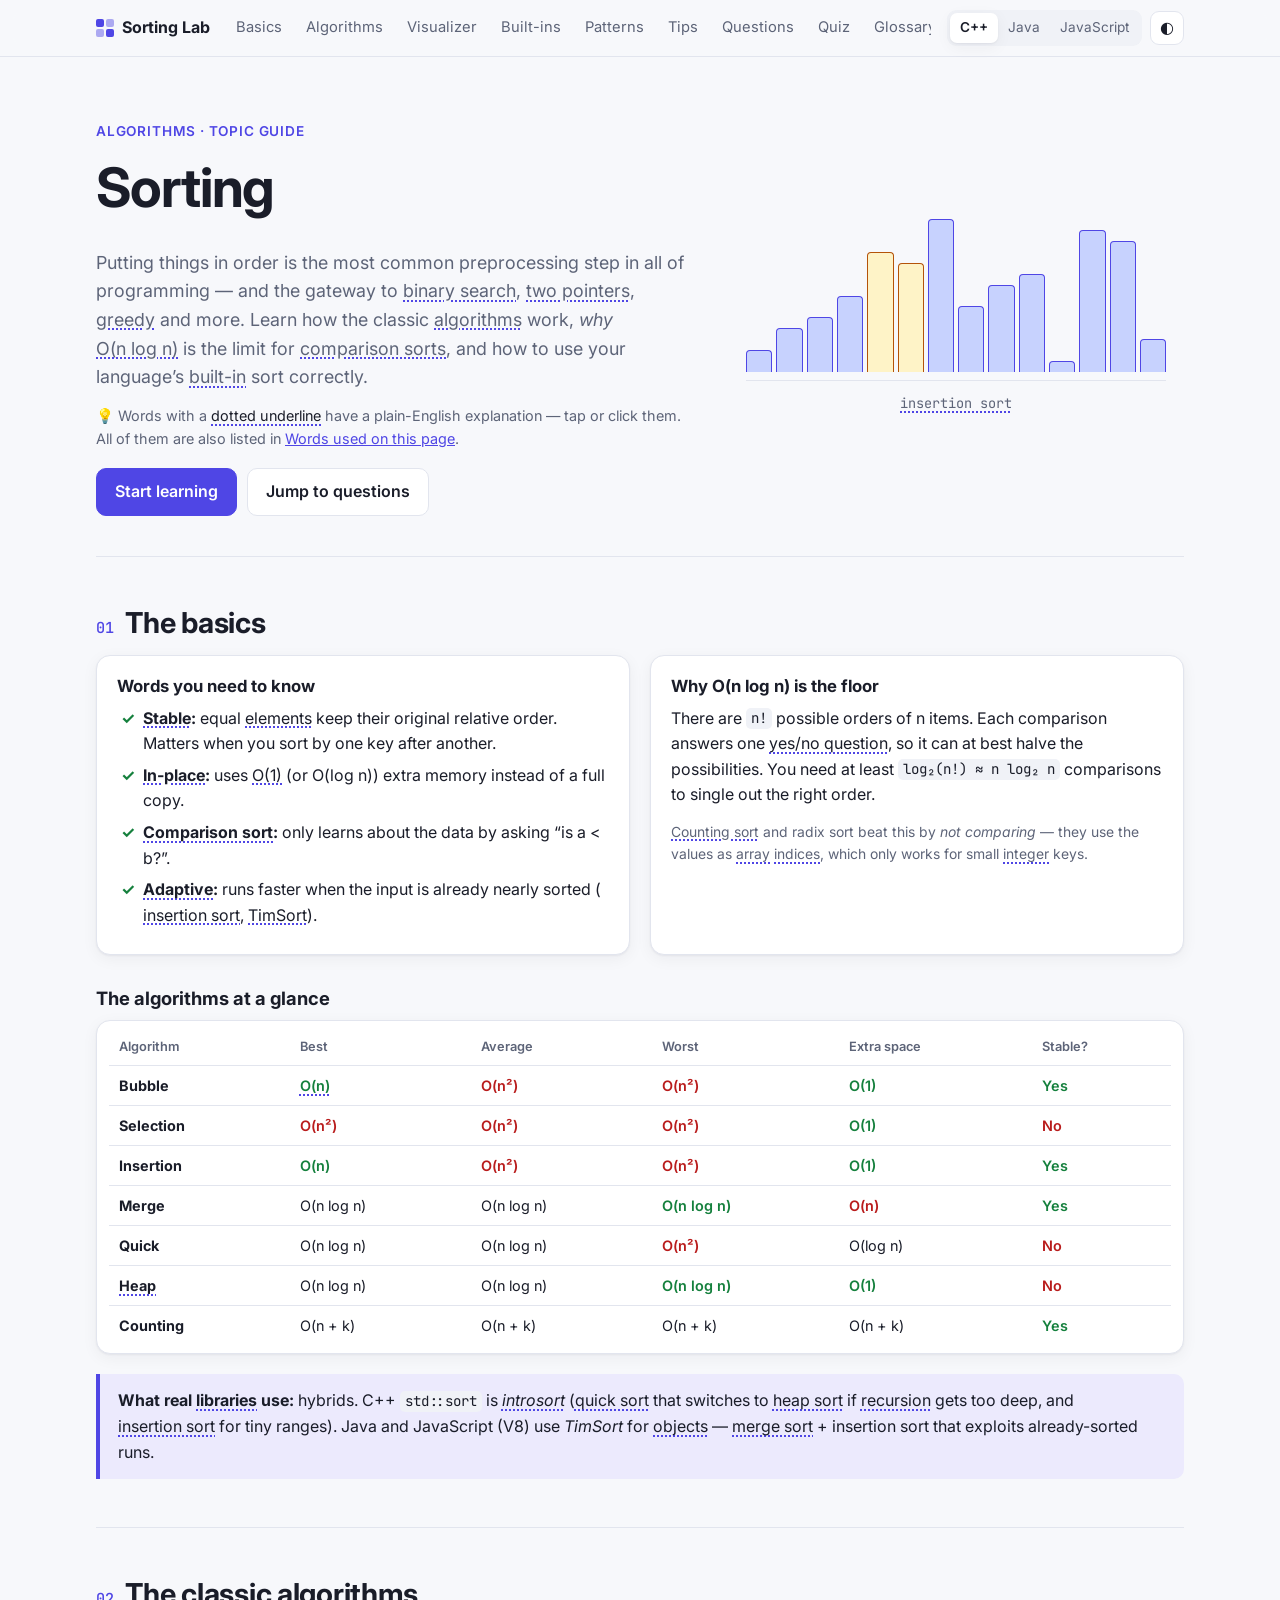
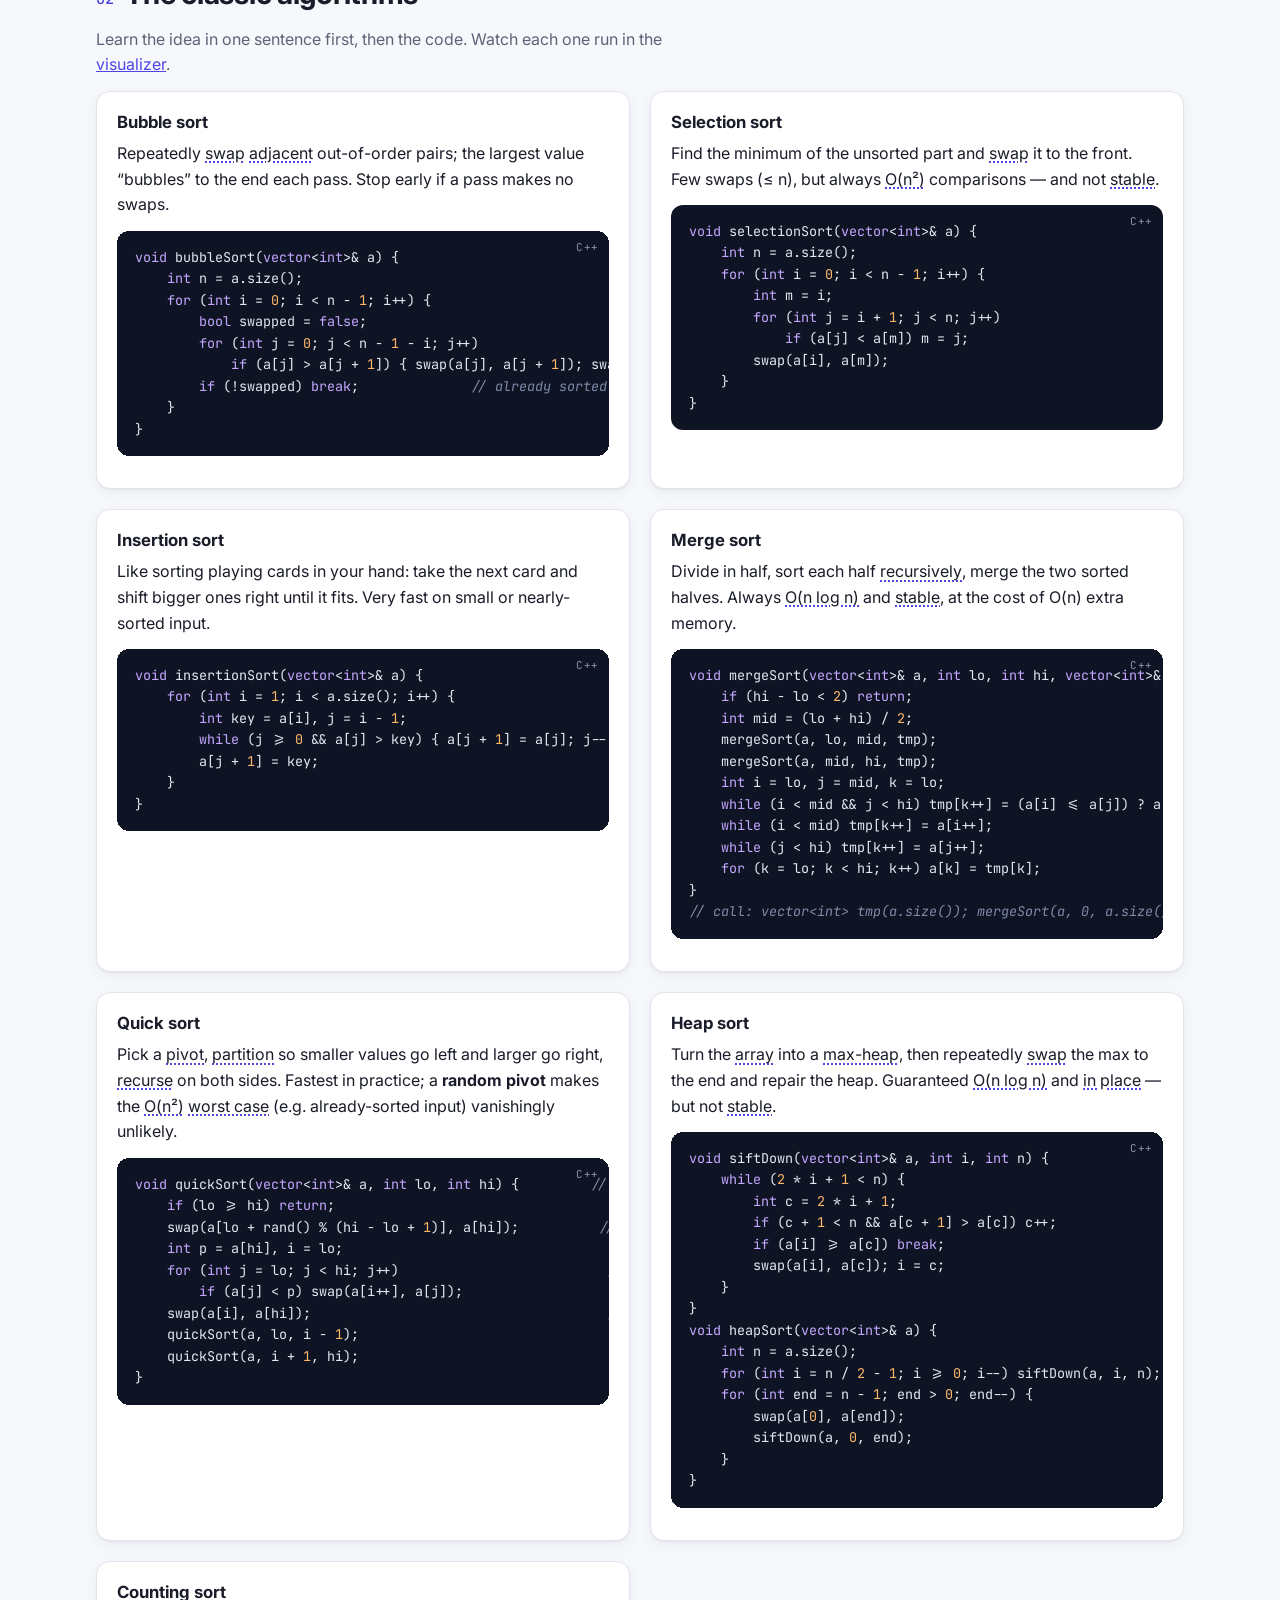
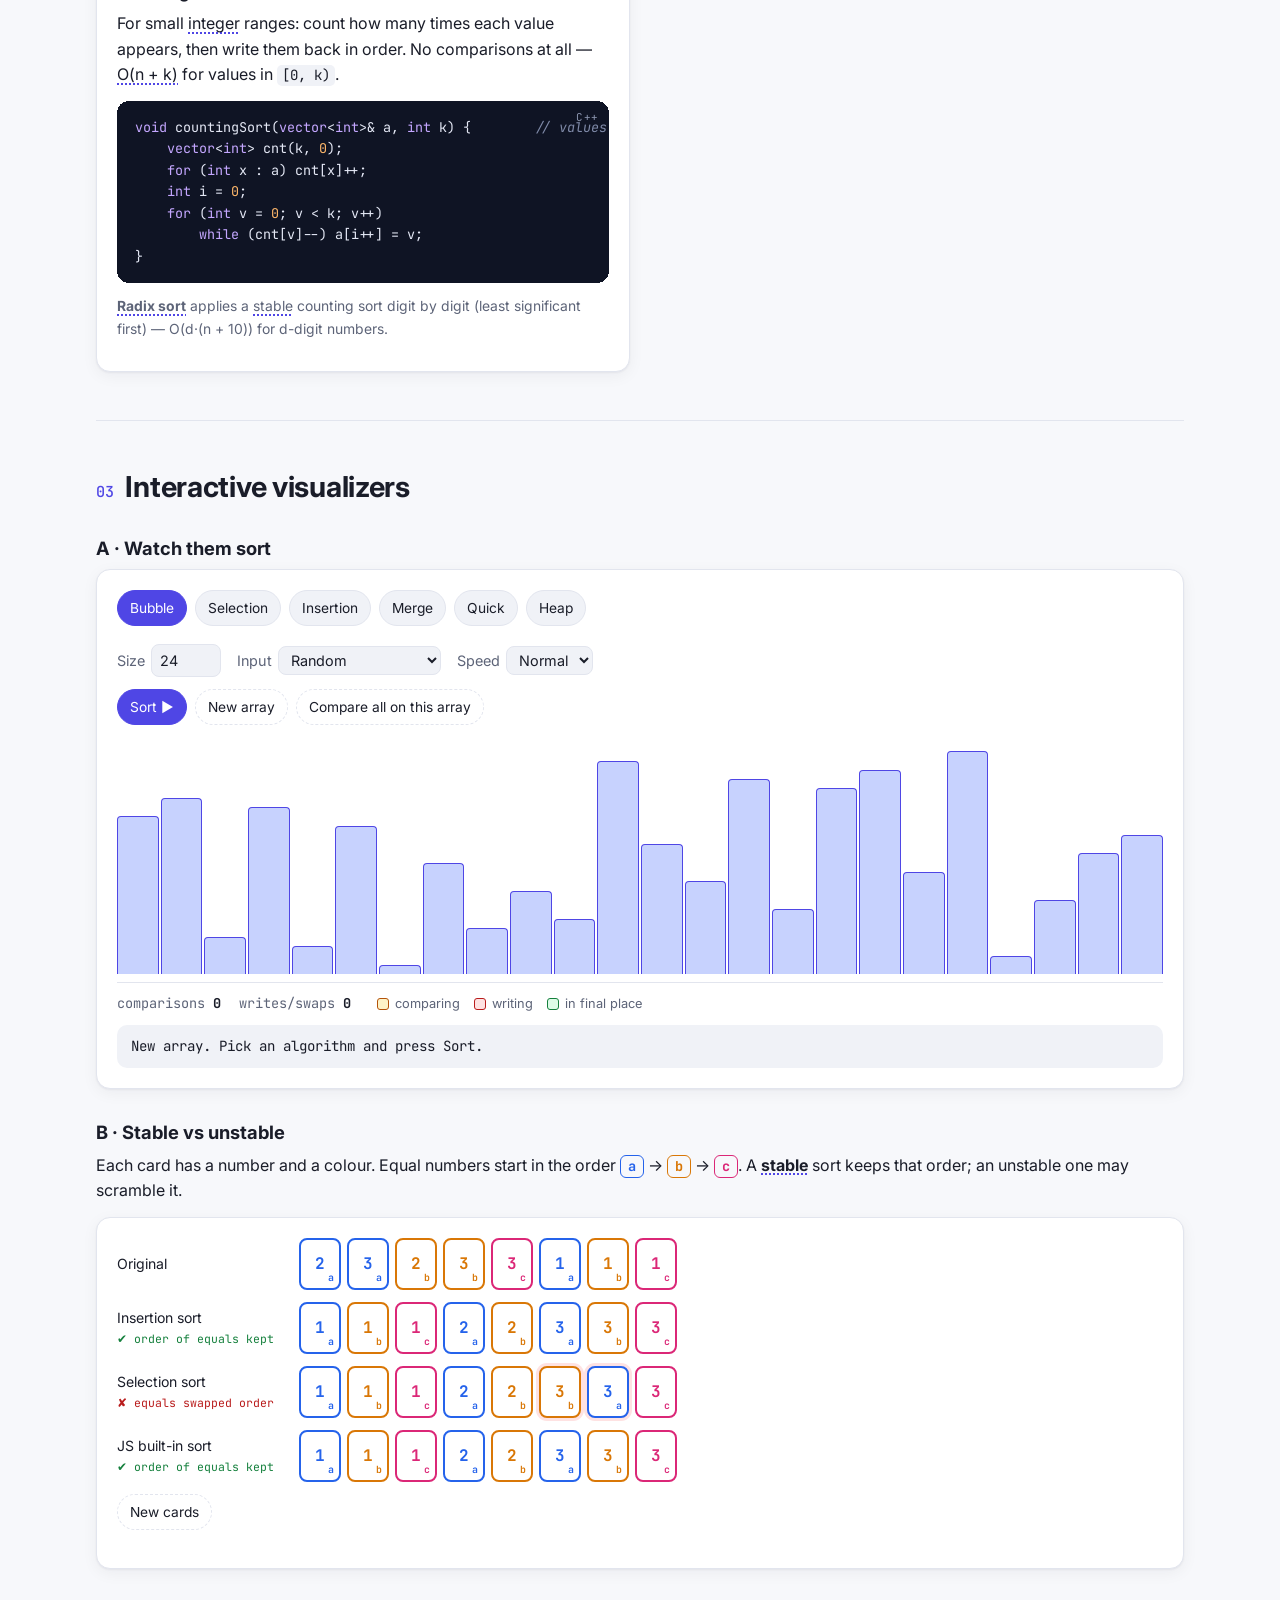
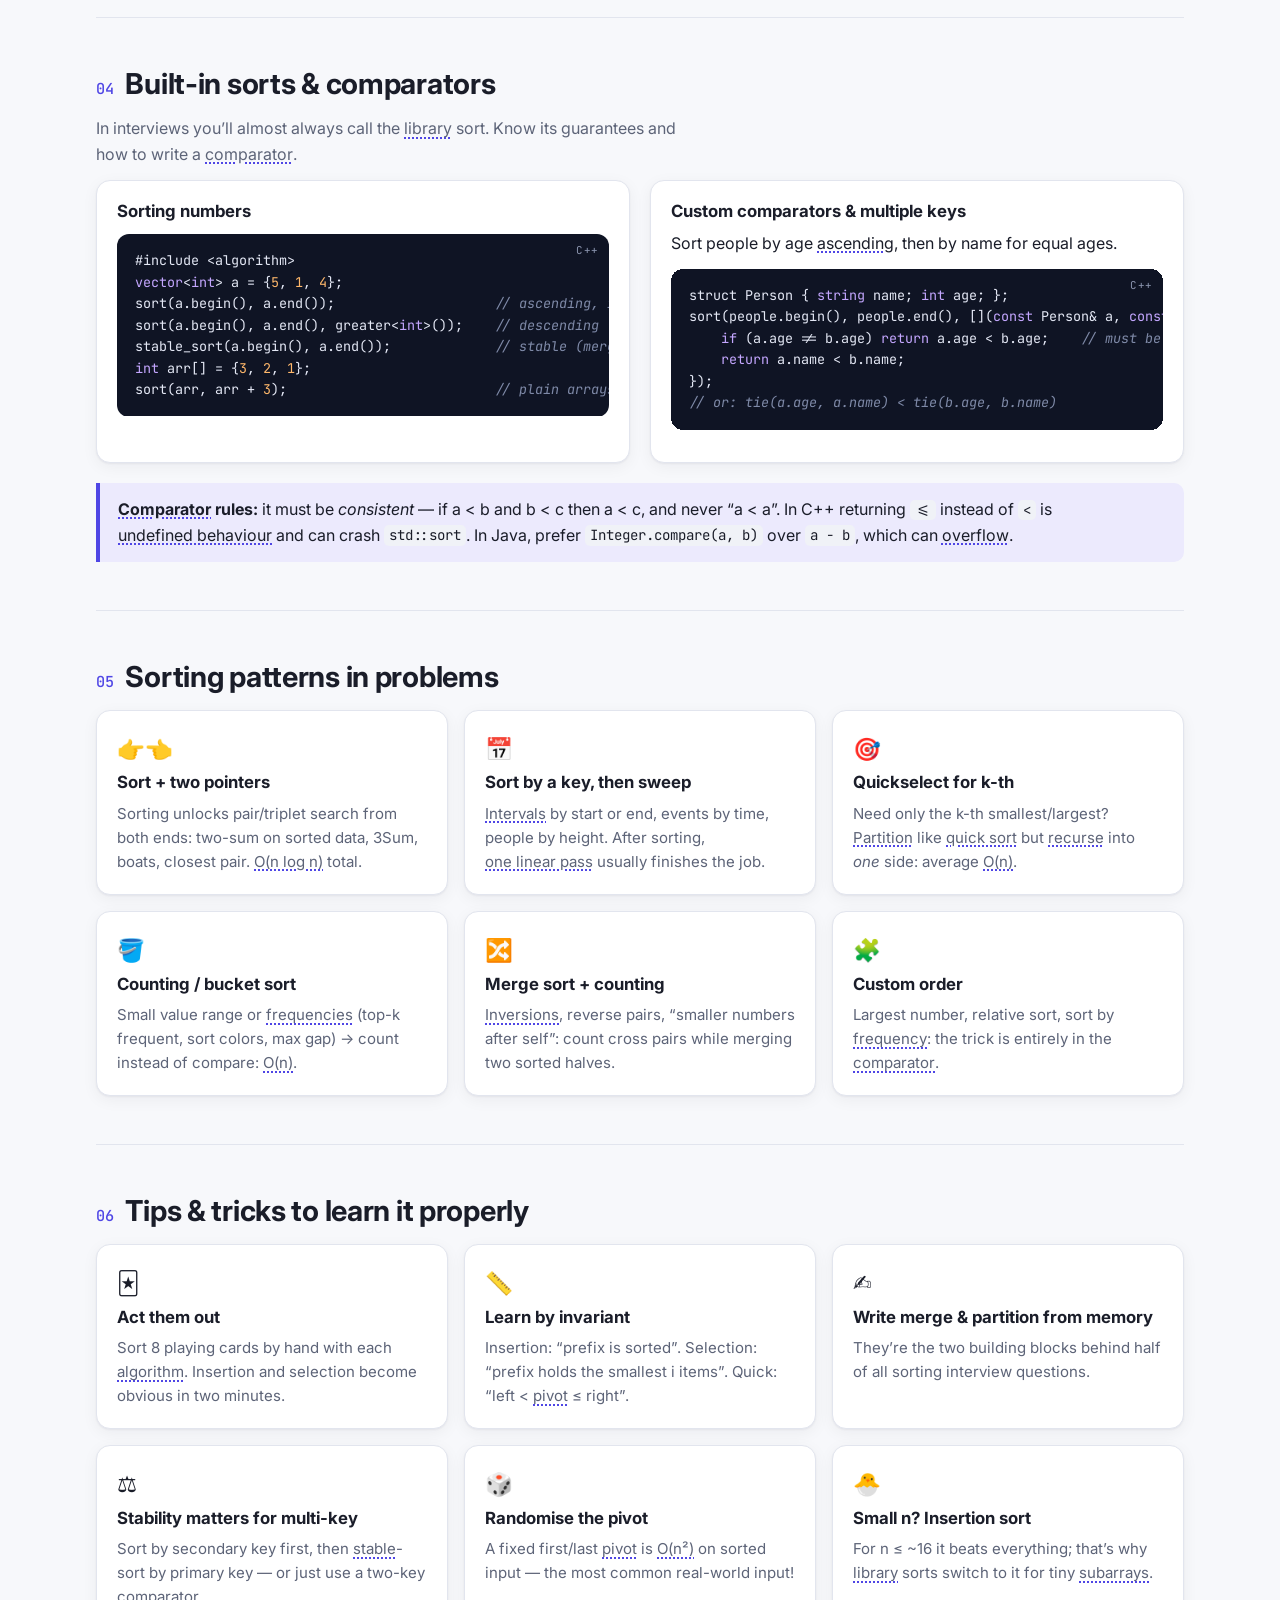
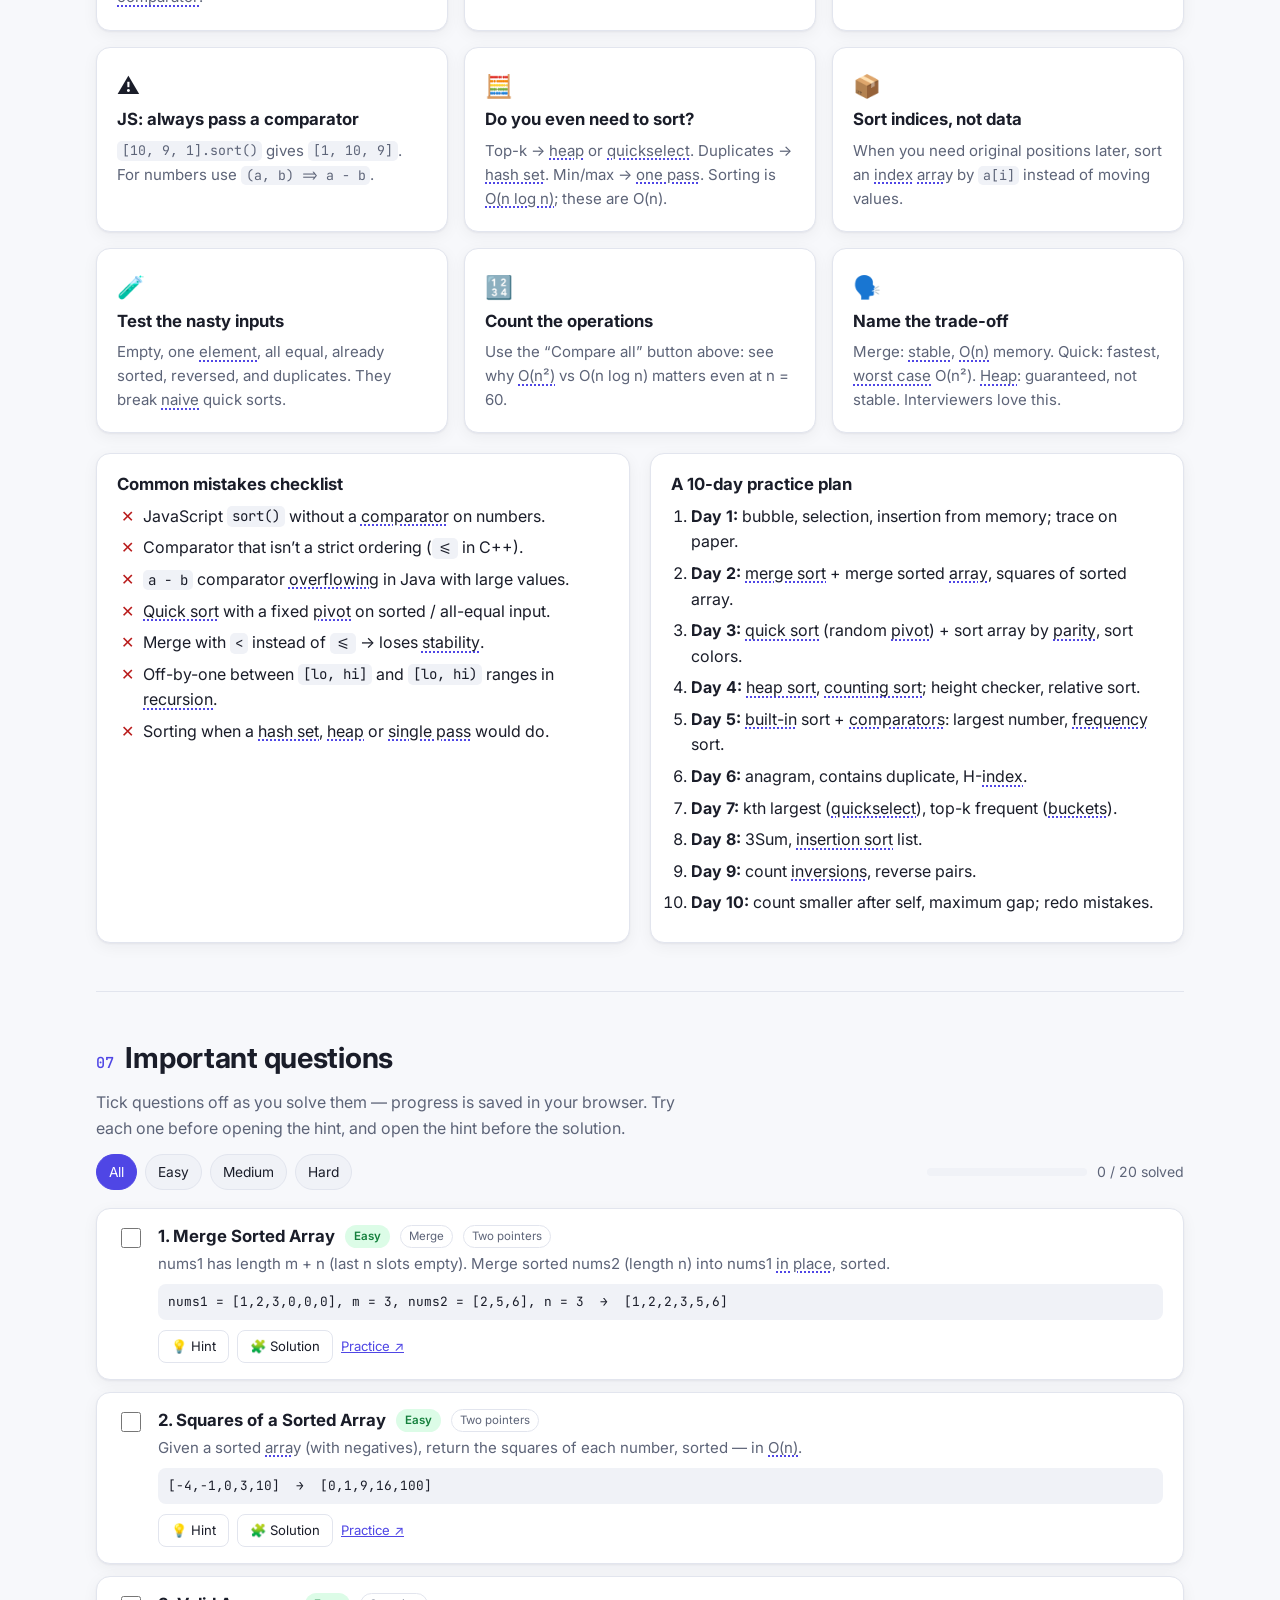
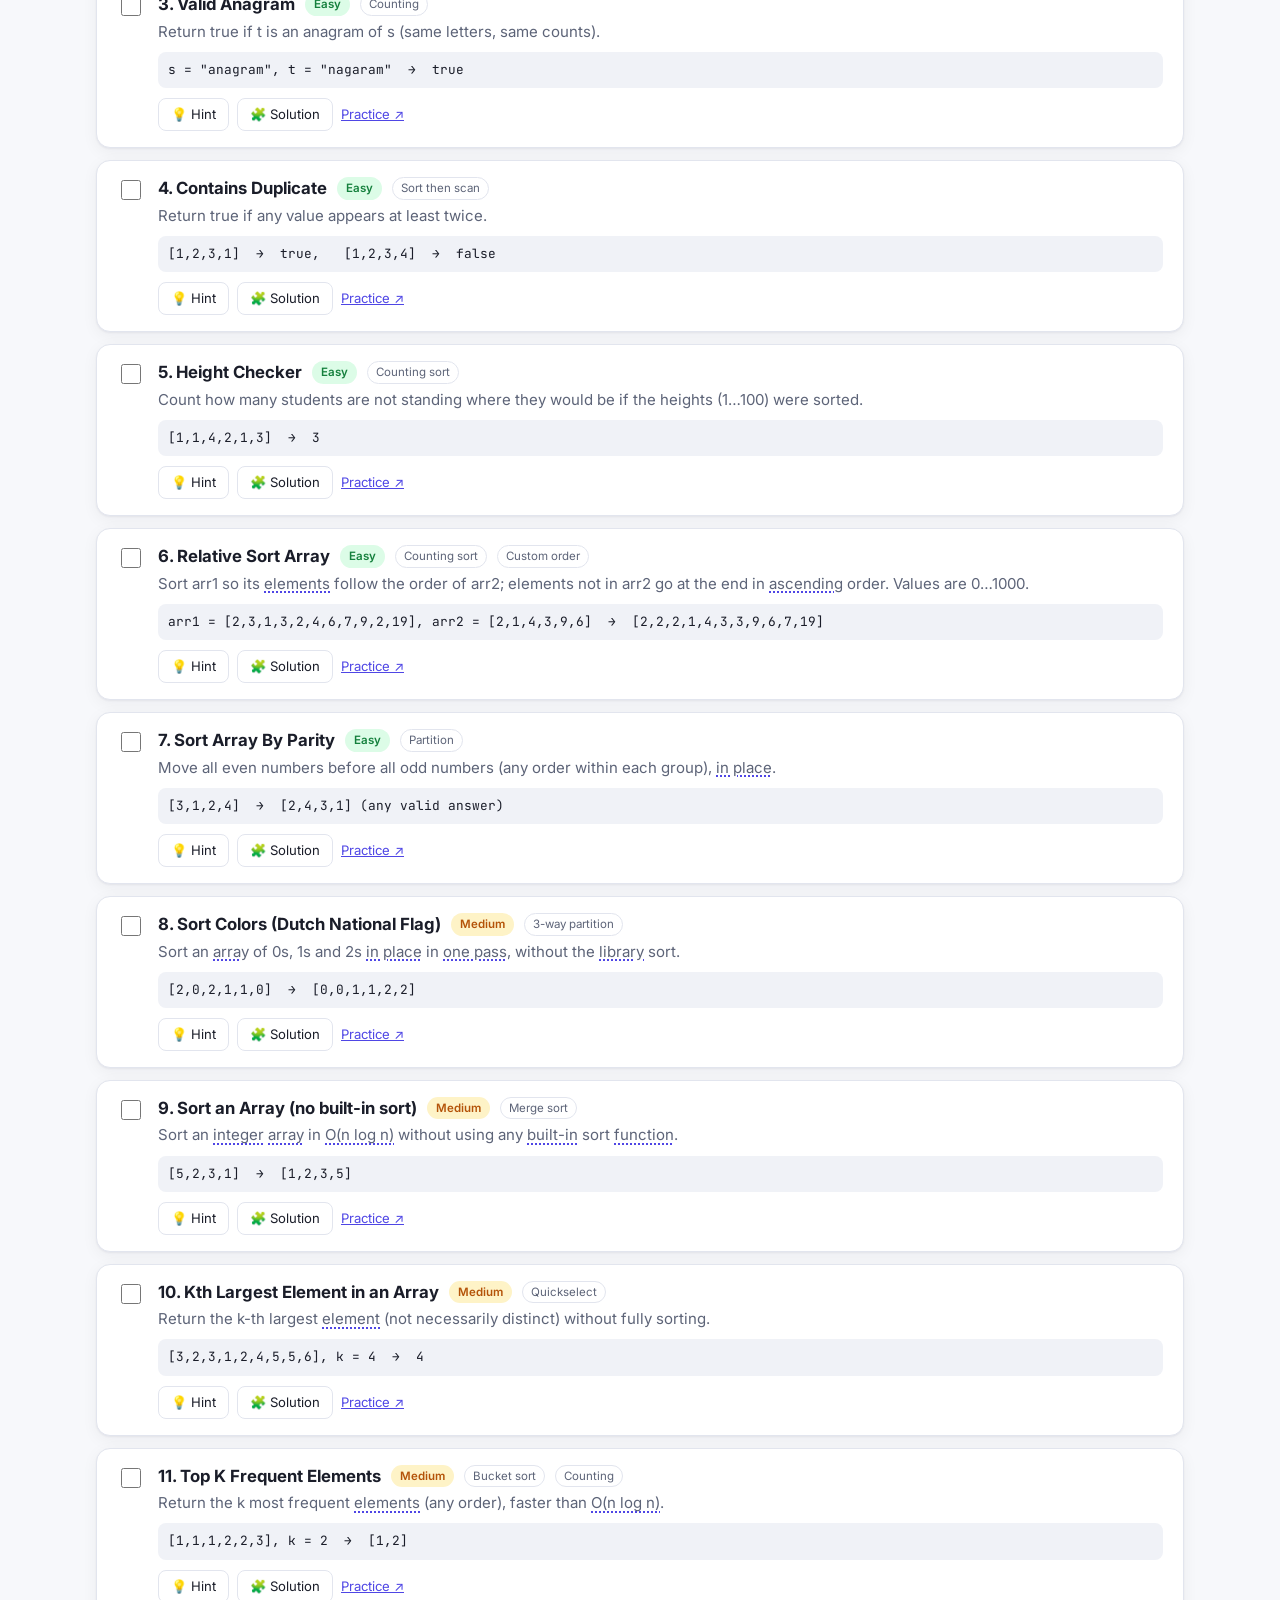
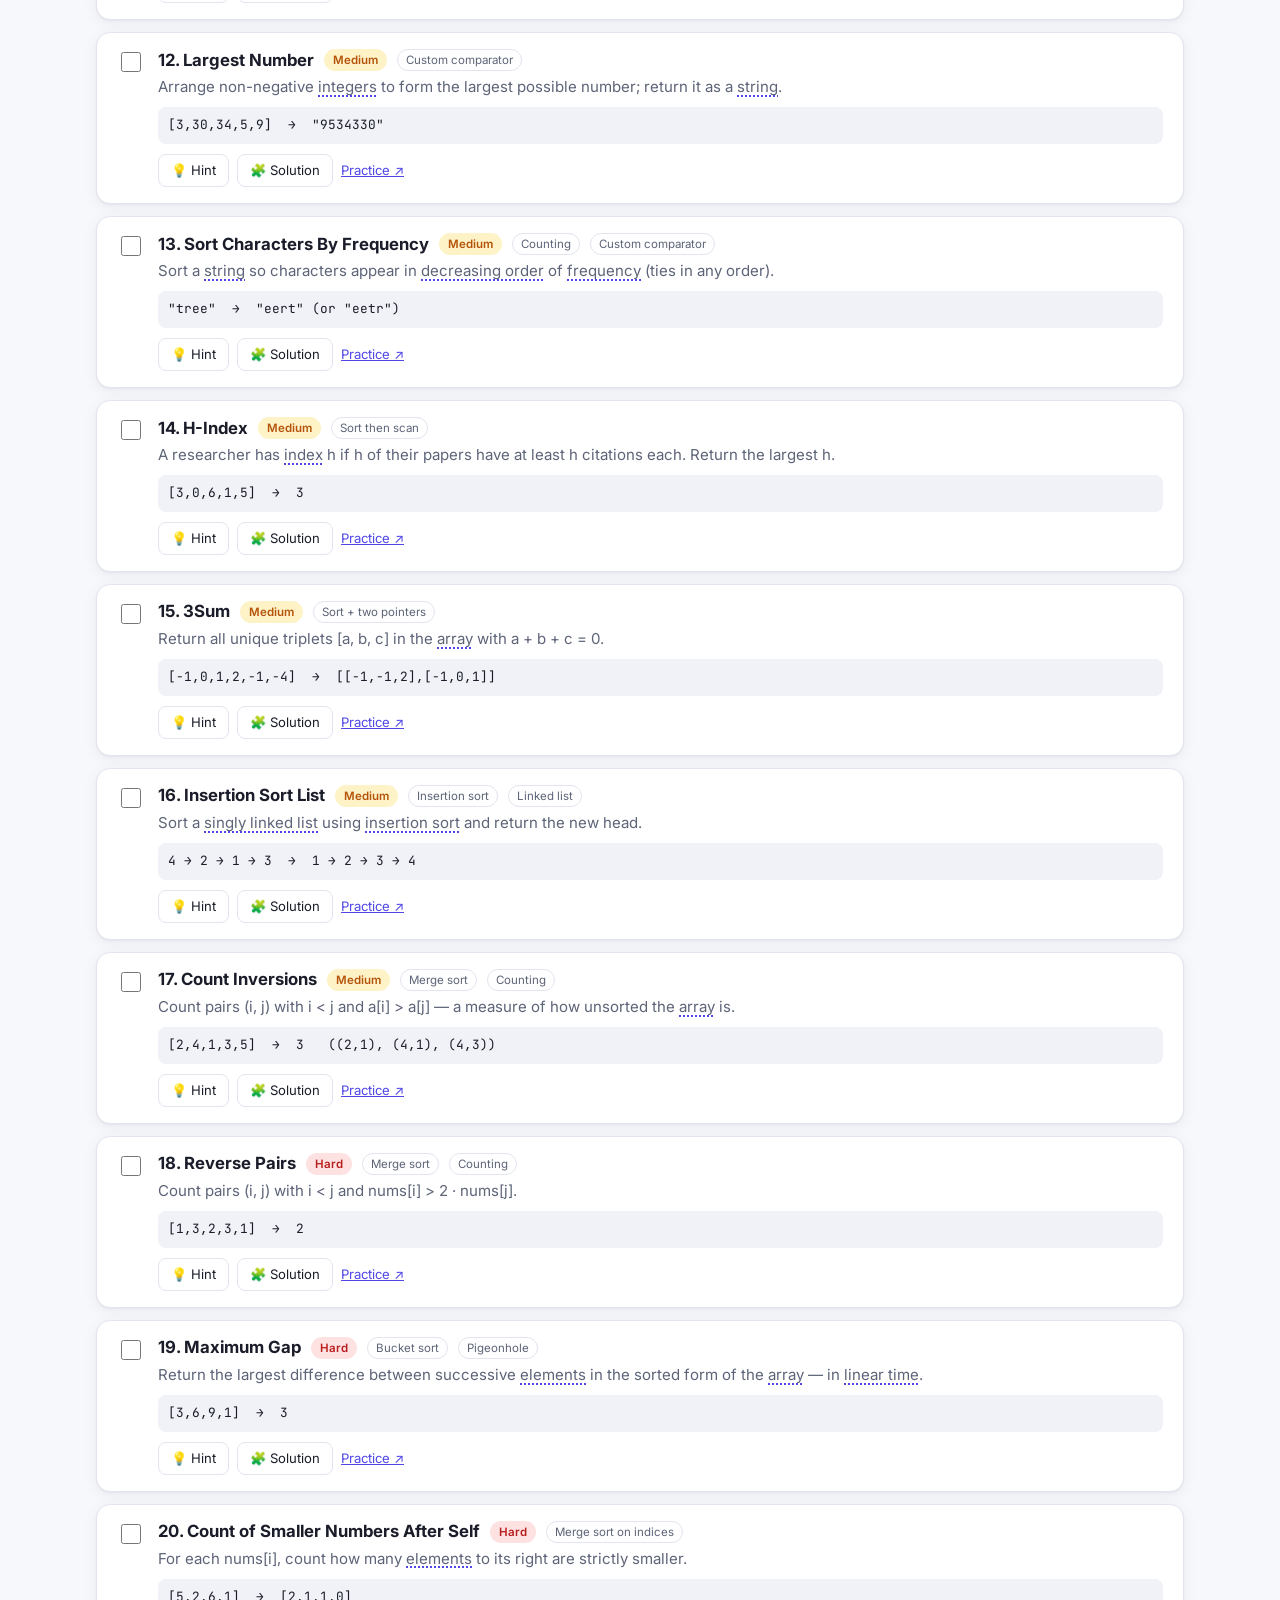
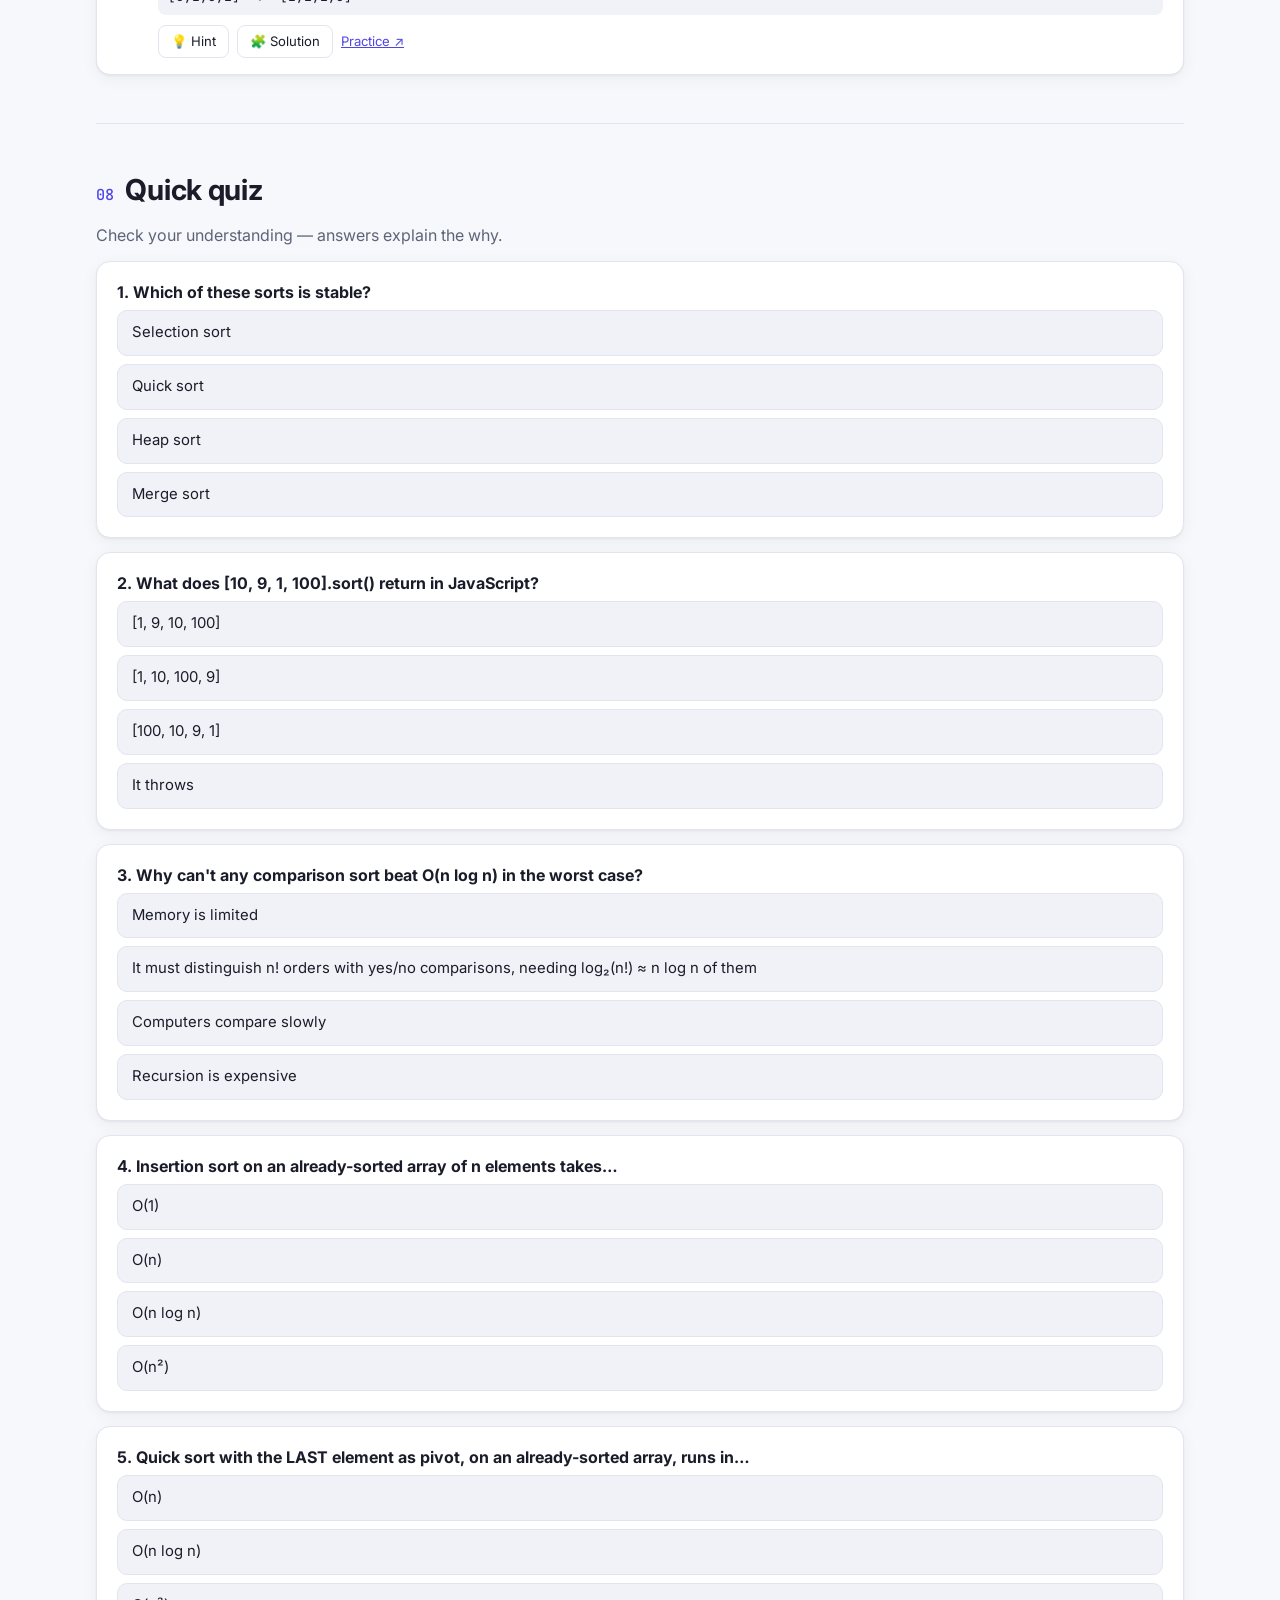
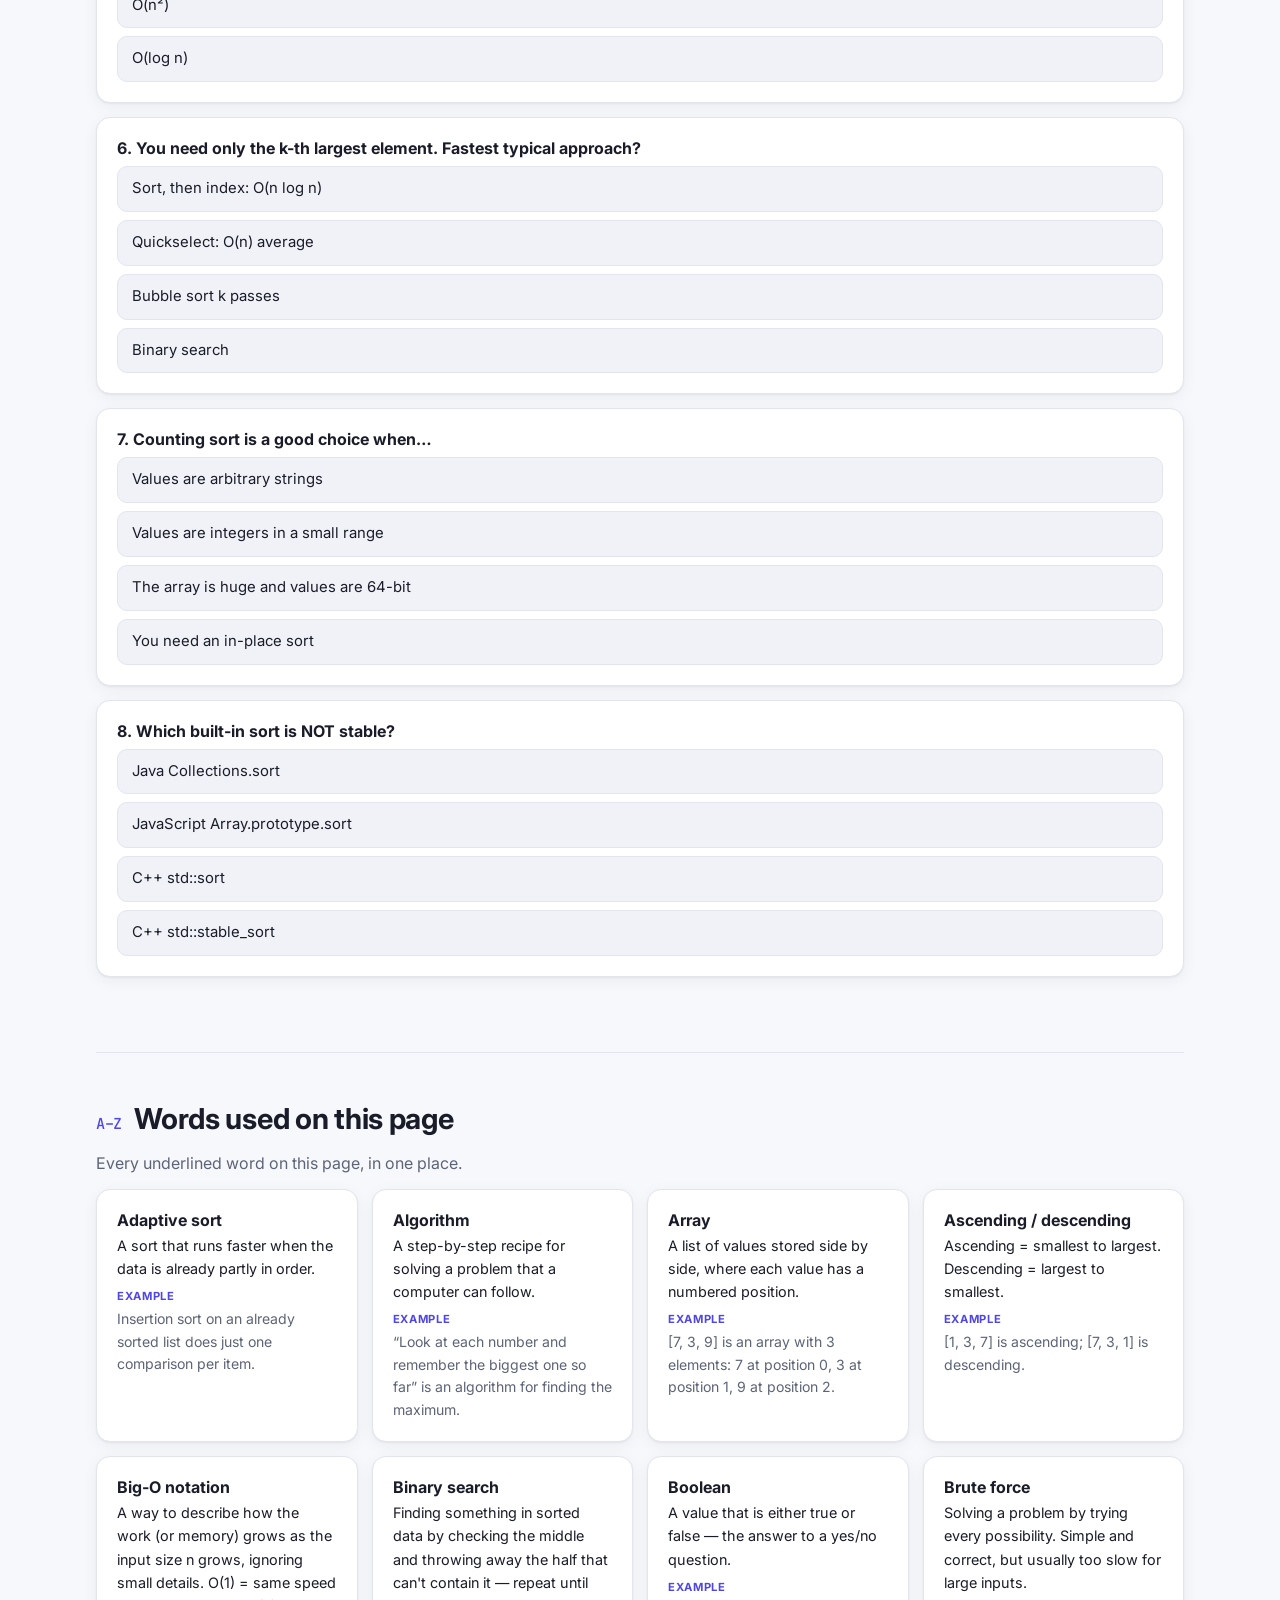
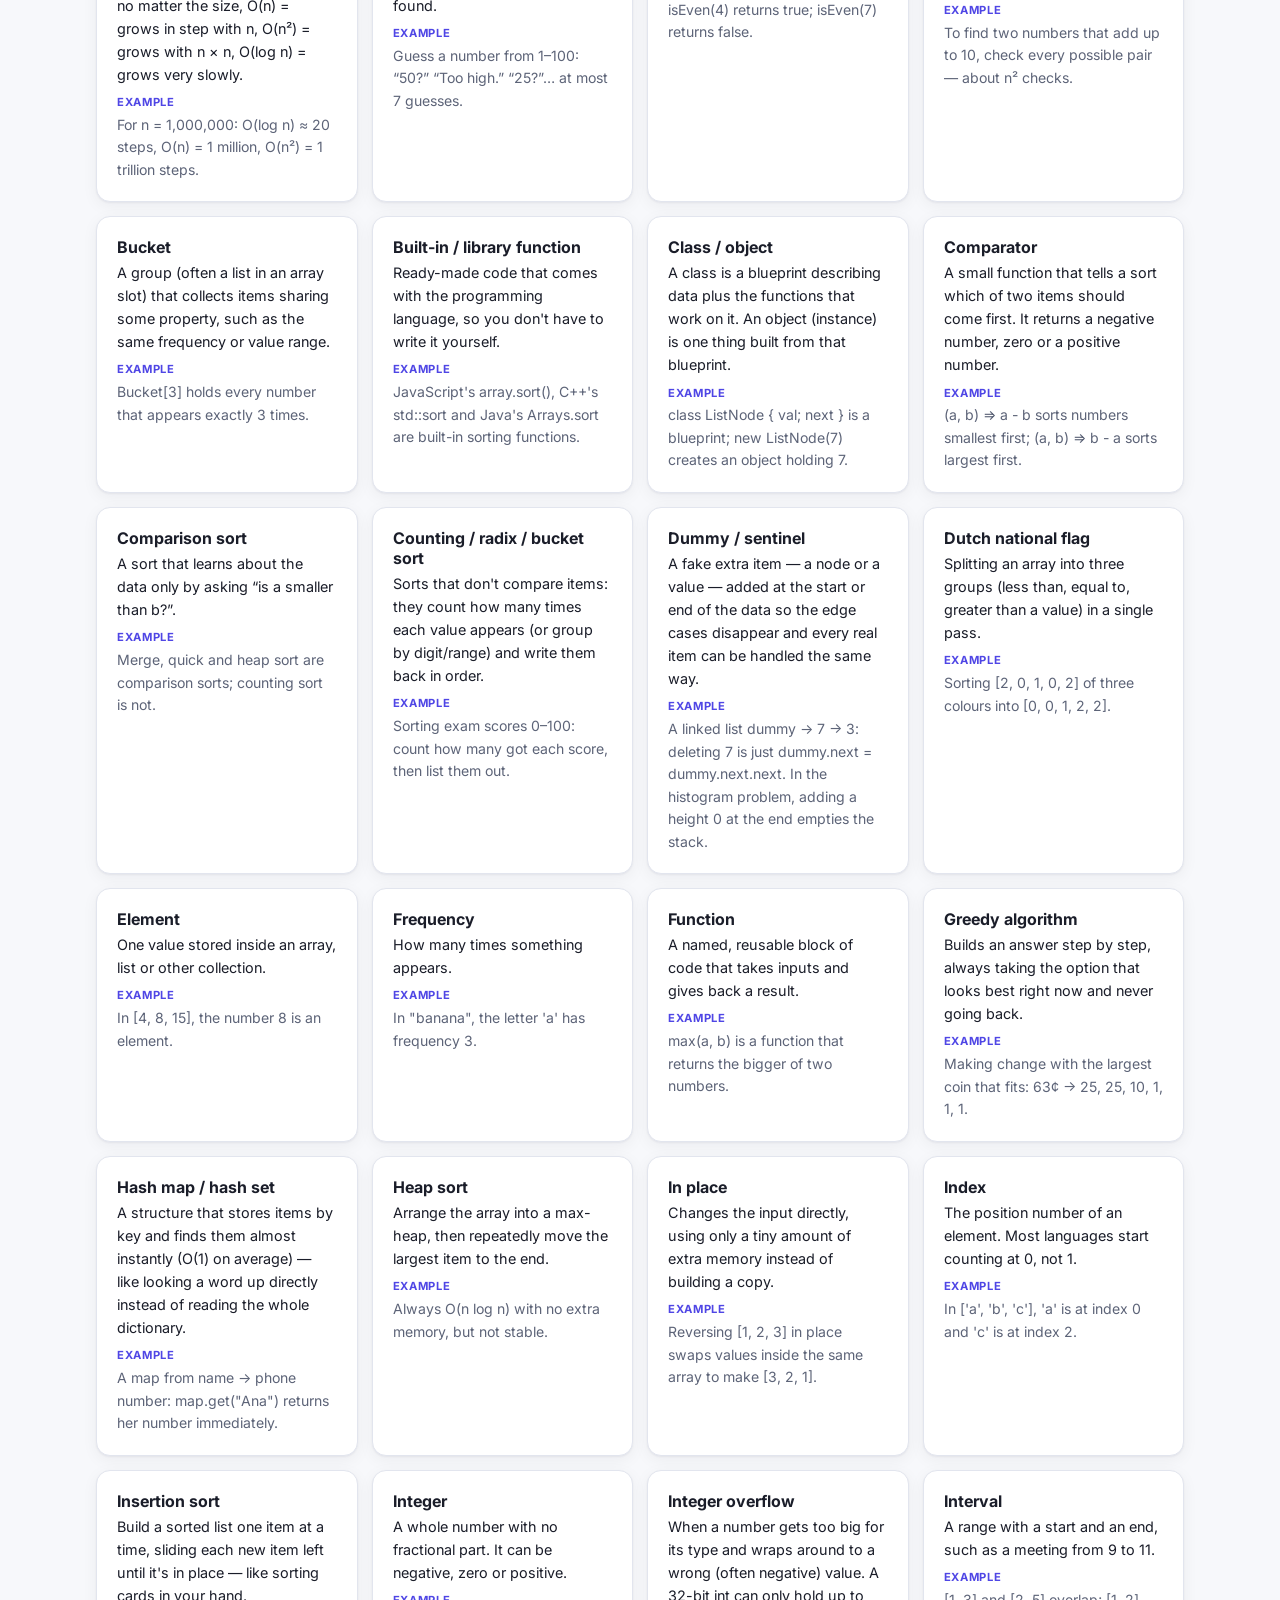
<file: sorting/index.html>
<!doctype html>
<html lang="en">
<head>
  <meta charset="utf-8">
  <meta name="viewport" content="width=device-width, initial-scale=1">
  <title>Sorting Algorithms Guide</title>
  <meta name="description" content="Learn sorting properly: stability, in-place, the O(n log n) bound, bubble/selection/insertion/merge/quick/heap/counting sort in C++, Java and JavaScript, built-in sorts and comparators, an animated visualizer, tips, and the most important interview questions with solutions.">
  <link rel="preconnect" href="https://fonts.googleapis.com">
  <link rel="preconnect" href="https://fonts.gstatic.com" crossorigin>
  <link href="https://fonts.googleapis.com/css2?family=Inter:wght@400;500;600;700&family=JetBrains+Mono:wght@400;500&display=swap" rel="stylesheet">
  <link rel="stylesheet" href="styles.css">
  <link rel="stylesheet" href="../shared/glossary.css">
</head>
<body>
  <header class="topbar">
    <div class="topbar-inner">
      <a class="brand" href="#top">
        <span class="brand-grid" aria-hidden="true"><i></i><i></i><i></i><i></i></span>
        Sorting&nbsp;Lab
      </a>
      <nav class="nav" aria-label="Sections">
        <a href="#basics">Basics</a>
        <a href="#algorithms">Algorithms</a>
        <a href="#visualizer">Visualizer</a>
        <a href="#builtins">Built-ins</a>
        <a href="#patterns">Patterns</a>
        <a href="#tips">Tips</a>
        <a href="#questions">Questions</a>
        <a href="#quiz">Quiz</a>
        <a href="../index.html">All topics</a>
      </nav>
      <div class="controls">
        <div class="lang-switch" role="group" aria-label="Code language">
          <button data-lang="cpp" class="active">C++</button>
          <button data-lang="java">Java</button>
          <button data-lang="js">JavaScript</button>
        </div>
        <button class="icon-btn" id="themeToggle" aria-label="Toggle dark mode" title="Toggle theme">◐</button>
      </div>
    </div>
  </header>

  <main id="top">
    <!-- HERO -->
    <section class="hero">
      <div class="hero-text">
        <p class="eyebrow">Algorithms · Topic Guide</p>
        <h1>Sorting</h1>
        <p class="lead">Putting things in order is the most common preprocessing step in all of programming — and the gateway to
          binary search, two pointers, greedy and more. Learn how the classic algorithms work, <em>why</em> O(n log n) is the
          limit for comparison sorts, and how to use your language’s built-in sort correctly.</p>
        <div class="hero-cta">
          <a class="btn primary" href="#basics">Start learning</a>
          <a class="btn" href="#questions">Jump to questions</a>
        </div>
      </div>
      <div class="hero-sort" aria-hidden="true">
        <div class="bars mini" id="heroBars"></div>
        <p class="hero-bs-cap" id="heroCap">insertion sort</p>
      </div>
    </section>

    <!-- BASICS -->
    <section id="basics" class="section">
      <h2><span class="num">01</span> The basics</h2>

      <div class="grid-2">
        <div class="card">
          <h3>Words you need to know</h3>
          <ul class="checks">
            <li><strong>Stable:</strong> equal elements keep their original relative order. Matters when you sort by one key after another.</li>
            <li><strong>In-place:</strong> uses O(1) (or O(log n)) extra memory instead of a full copy.</li>
            <li><strong>Comparison sort:</strong> only learns about the data by asking “is a &lt; b?”.</li>
            <li><strong>Adaptive:</strong> runs faster when the input is already nearly sorted (insertion sort, TimSort).</li>
          </ul>
        </div>
        <div class="card">
          <h3>Why O(n log n) is the floor</h3>
          <p>There are <code>n!</code> possible orders of n items. Each comparison answers one yes/no question, so it can at best
            halve the possibilities. You need at least <code>log₂(n!) ≈ n log₂ n</code> comparisons to single out the right order.</p>
          <p class="muted small">Counting sort and radix sort beat this by <em>not comparing</em> — they use the values as array indices, which only works for small integer keys.</p>
        </div>
      </div>

      <h3 class="sub">The algorithms at a glance</h3>
      <div class="card table-card">
        <table class="cmp-table">
          <thead><tr><th>Algorithm</th><th>Best</th><th>Average</th><th>Worst</th><th>Extra space</th><th>Stable?</th></tr></thead>
          <tbody>
            <tr><td><strong>Bubble</strong></td><td class="good">O(n)</td><td class="bad">O(n²)</td><td class="bad">O(n²)</td><td class="good">O(1)</td><td class="good">Yes</td></tr>
            <tr><td><strong>Selection</strong></td><td class="bad">O(n²)</td><td class="bad">O(n²)</td><td class="bad">O(n²)</td><td class="good">O(1)</td><td class="bad">No</td></tr>
            <tr><td><strong>Insertion</strong></td><td class="good">O(n)</td><td class="bad">O(n²)</td><td class="bad">O(n²)</td><td class="good">O(1)</td><td class="good">Yes</td></tr>
            <tr><td><strong>Merge</strong></td><td>O(n log n)</td><td>O(n log n)</td><td class="good">O(n log n)</td><td class="bad">O(n)</td><td class="good">Yes</td></tr>
            <tr><td><strong>Quick</strong></td><td>O(n log n)</td><td>O(n log n)</td><td class="bad">O(n²)</td><td>O(log n)</td><td class="bad">No</td></tr>
            <tr><td><strong>Heap</strong></td><td>O(n log n)</td><td>O(n log n)</td><td class="good">O(n log n)</td><td class="good">O(1)</td><td class="bad">No</td></tr>
            <tr><td><strong>Counting</strong></td><td>O(n + k)</td><td>O(n + k)</td><td>O(n + k)</td><td>O(n + k)</td><td class="good">Yes</td></tr>
          </tbody>
        </table>
      </div>
      <div class="callout">
        <strong>What real libraries use:</strong> hybrids. C++ <code>std::sort</code> is <em>introsort</em> (quick sort that switches to heap sort if recursion gets too deep, and insertion sort for tiny ranges).
        Java and JavaScript (V8) use <em>TimSort</em> for objects — merge sort + insertion sort that exploits already-sorted runs.
      </div>
    </section>

    <!-- ALGORITHMS -->
    <section id="algorithms" class="section">
      <h2><span class="num">02</span> The classic algorithms</h2>
      <p class="lead small-lead">Learn the idea in one sentence first, then the code. Watch each one run in the <a href="#visualizer">visualizer</a>.</p>

      <div class="pattern-list">
        <article class="card pattern">
          <h3>Bubble sort</h3>
          <p>Repeatedly swap adjacent out-of-order pairs; the largest value “bubbles” to the end each pass. Stop early if a pass makes no swaps.</p>
          <div class="code" data-code>
<pre data-lang="cpp"><code>void bubbleSort(vector&lt;int&gt;&amp; a) {
    int n = a.size();
    for (int i = 0; i &lt; n - 1; i++) {
        bool swapped = false;
        for (int j = 0; j &lt; n - 1 - i; j++)
            if (a[j] &gt; a[j + 1]) { swap(a[j], a[j + 1]); swapped = true; }
        if (!swapped) break;              // already sorted
    }
}</code></pre>
<pre data-lang="java"><code>void bubbleSort(int[] a) {
    int n = a.length;
    for (int i = 0; i &lt; n - 1; i++) {
        boolean swapped = false;
        for (int j = 0; j &lt; n - 1 - i; j++)
            if (a[j] &gt; a[j + 1]) {
                int t = a[j]; a[j] = a[j + 1]; a[j + 1] = t;
                swapped = true;
            }
        if (!swapped) break;              // already sorted
    }
}</code></pre>
<pre data-lang="js"><code>function bubbleSort(a) {
    const n = a.length;
    for (let i = 0; i &lt; n - 1; i++) {
        let swapped = false;
        for (let j = 0; j &lt; n - 1 - i; j++)
            if (a[j] &gt; a[j + 1]) { [a[j], a[j + 1]] = [a[j + 1], a[j]]; swapped = true; }
        if (!swapped) break;              // already sorted
    }
}</code></pre>
          </div>
        </article>

        <article class="card pattern">
          <h3>Selection sort</h3>
          <p>Find the minimum of the unsorted part and swap it to the front. Few swaps (≤ n), but always O(n²) comparisons — and not stable.</p>
          <div class="code" data-code>
<pre data-lang="cpp"><code>void selectionSort(vector&lt;int&gt;&amp; a) {
    int n = a.size();
    for (int i = 0; i &lt; n - 1; i++) {
        int m = i;
        for (int j = i + 1; j &lt; n; j++)
            if (a[j] &lt; a[m]) m = j;
        swap(a[i], a[m]);
    }
}</code></pre>
<pre data-lang="java"><code>void selectionSort(int[] a) {
    int n = a.length;
    for (int i = 0; i &lt; n - 1; i++) {
        int m = i;
        for (int j = i + 1; j &lt; n; j++)
            if (a[j] &lt; a[m]) m = j;
        int t = a[i]; a[i] = a[m]; a[m] = t;
    }
}</code></pre>
<pre data-lang="js"><code>function selectionSort(a) {
    const n = a.length;
    for (let i = 0; i &lt; n - 1; i++) {
        let m = i;
        for (let j = i + 1; j &lt; n; j++)
            if (a[j] &lt; a[m]) m = j;
        [a[i], a[m]] = [a[m], a[i]];
    }
}</code></pre>
          </div>
        </article>

        <article class="card pattern">
          <h3>Insertion sort</h3>
          <p>Like sorting playing cards in your hand: take the next card and shift bigger ones right until it fits. Very fast on small or nearly-sorted input.</p>
          <div class="code" data-code>
<pre data-lang="cpp"><code>void insertionSort(vector&lt;int&gt;&amp; a) {
    for (int i = 1; i &lt; a.size(); i++) {
        int key = a[i], j = i - 1;
        while (j &gt;= 0 &amp;&amp; a[j] &gt; key) { a[j + 1] = a[j]; j--; }   // shift right
        a[j + 1] = key;
    }
}</code></pre>
<pre data-lang="java"><code>void insertionSort(int[] a) {
    for (int i = 1; i &lt; a.length; i++) {
        int key = a[i], j = i - 1;
        while (j &gt;= 0 &amp;&amp; a[j] &gt; key) { a[j + 1] = a[j]; j--; }   // shift right
        a[j + 1] = key;
    }
}</code></pre>
<pre data-lang="js"><code>function insertionSort(a) {
    for (let i = 1; i &lt; a.length; i++) {
        const key = a[i];
        let j = i - 1;
        while (j &gt;= 0 &amp;&amp; a[j] &gt; key) { a[j + 1] = a[j]; j--; }   // shift right
        a[j + 1] = key;
    }
}</code></pre>
          </div>
        </article>

        <article class="card pattern">
          <h3>Merge sort</h3>
          <p>Divide in half, sort each half recursively, merge the two sorted halves. Always O(n log n) and stable, at the cost of O(n) extra memory.</p>
          <div class="code" data-code>
<pre data-lang="cpp"><code>void mergeSort(vector&lt;int&gt;&amp; a, int lo, int hi, vector&lt;int&gt;&amp; tmp) {   // sorts [lo, hi)
    if (hi - lo &lt; 2) return;
    int mid = (lo + hi) / 2;
    mergeSort(a, lo, mid, tmp);
    mergeSort(a, mid, hi, tmp);
    int i = lo, j = mid, k = lo;
    while (i &lt; mid &amp;&amp; j &lt; hi) tmp[k++] = (a[i] &lt;= a[j]) ? a[i++] : a[j++];  // &lt;= keeps it stable
    while (i &lt; mid) tmp[k++] = a[i++];
    while (j &lt; hi) tmp[k++] = a[j++];
    for (k = lo; k &lt; hi; k++) a[k] = tmp[k];
}
// call: vector&lt;int&gt; tmp(a.size()); mergeSort(a, 0, a.size(), tmp);</code></pre>
<pre data-lang="java"><code>void mergeSort(int[] a, int lo, int hi, int[] tmp) {   // sorts [lo, hi)
    if (hi - lo &lt; 2) return;
    int mid = (lo + hi) / 2;
    mergeSort(a, lo, mid, tmp);
    mergeSort(a, mid, hi, tmp);
    int i = lo, j = mid, k = lo;
    while (i &lt; mid &amp;&amp; j &lt; hi) tmp[k++] = (a[i] &lt;= a[j]) ? a[i++] : a[j++];  // &lt;= keeps it stable
    while (i &lt; mid) tmp[k++] = a[i++];
    while (j &lt; hi) tmp[k++] = a[j++];
    for (k = lo; k &lt; hi; k++) a[k] = tmp[k];
}
// call: mergeSort(a, 0, a.length, new int[a.length]);</code></pre>
<pre data-lang="js"><code>function mergeSort(a) {
    if (a.length &lt; 2) return a;
    const mid = a.length &gt;&gt; 1;
    const left = mergeSort(a.slice(0, mid)), right = mergeSort(a.slice(mid));
    const out = [];
    let i = 0, j = 0;
    while (i &lt; left.length &amp;&amp; j &lt; right.length)
        out.push(left[i] &lt;= right[j] ? left[i++] : right[j++]);   // &lt;= keeps it stable
    while (i &lt; left.length) out.push(left[i++]);
    while (j &lt; right.length) out.push(right[j++]);
    return out;
}</code></pre>
          </div>
        </article>

        <article class="card pattern">
          <h3>Quick sort</h3>
          <p>Pick a pivot, partition so smaller values go left and larger go right, recurse on both sides. Fastest in practice;
            a <strong>random pivot</strong> makes the O(n²) worst case (e.g. already-sorted input) vanishingly unlikely.</p>
          <div class="code" data-code>
<pre data-lang="cpp"><code>void quickSort(vector&lt;int&gt;&amp; a, int lo, int hi) {         // sorts [lo, hi]
    if (lo &gt;= hi) return;
    swap(a[lo + rand() % (hi - lo + 1)], a[hi]);          // random pivot to the end
    int p = a[hi], i = lo;
    for (int j = lo; j &lt; hi; j++)                          // Lomuto partition
        if (a[j] &lt; p) swap(a[i++], a[j]);
    swap(a[i], a[hi]);                                     // pivot to its final spot
    quickSort(a, lo, i - 1);
    quickSort(a, i + 1, hi);
}</code></pre>
<pre data-lang="java"><code>void quickSort(int[] a, int lo, int hi) {                   // sorts [lo, hi]
    if (lo &gt;= hi) return;
    swap(a, lo + (int) (Math.random() * (hi - lo + 1)), hi); // random pivot to the end
    int p = a[hi], i = lo;
    for (int j = lo; j &lt; hi; j++)                            // Lomuto partition
        if (a[j] &lt; p) swap(a, i++, j);
    swap(a, i, hi);                                          // pivot to its final spot
    quickSort(a, lo, i - 1);
    quickSort(a, i + 1, hi);
}
void swap(int[] a, int i, int j) { int t = a[i]; a[i] = a[j]; a[j] = t; }</code></pre>
<pre data-lang="js"><code>function quickSort(a, lo = 0, hi = a.length - 1) {          // sorts [lo, hi]
    if (lo &gt;= hi) return;
    const r = lo + Math.floor(Math.random() * (hi - lo + 1));
    [a[r], a[hi]] = [a[hi], a[r]];                           // random pivot to the end
    const p = a[hi];
    let i = lo;
    for (let j = lo; j &lt; hi; j++)                            // Lomuto partition
        if (a[j] &lt; p) { [a[i], a[j]] = [a[j], a[i]]; i++; }
    [a[i], a[hi]] = [a[hi], a[i]];                           // pivot to its final spot
    quickSort(a, lo, i - 1);
    quickSort(a, i + 1, hi);
}</code></pre>
          </div>
        </article>

        <article class="card pattern">
          <h3>Heap sort</h3>
          <p>Turn the array into a max-heap, then repeatedly swap the max to the end and repair the heap. Guaranteed O(n log n) and in place — but not stable.</p>
          <div class="code" data-code>
<pre data-lang="cpp"><code>void siftDown(vector&lt;int&gt;&amp; a, int i, int n) {
    while (2 * i + 1 &lt; n) {
        int c = 2 * i + 1;                                  // left child
        if (c + 1 &lt; n &amp;&amp; a[c + 1] &gt; a[c]) c++;              // bigger child
        if (a[i] &gt;= a[c]) break;
        swap(a[i], a[c]); i = c;
    }
}
void heapSort(vector&lt;int&gt;&amp; a) {
    int n = a.size();
    for (int i = n / 2 - 1; i &gt;= 0; i--) siftDown(a, i, n);   // build heap: O(n)
    for (int end = n - 1; end &gt; 0; end--) {
        swap(a[0], a[end]);                                 // max to the end
        siftDown(a, 0, end);
    }
}</code></pre>
<pre data-lang="java"><code>void siftDown(int[] a, int i, int n) {
    while (2 * i + 1 &lt; n) {
        int c = 2 * i + 1;                                  // left child
        if (c + 1 &lt; n &amp;&amp; a[c + 1] &gt; a[c]) c++;              // bigger child
        if (a[i] &gt;= a[c]) break;
        int t = a[i]; a[i] = a[c]; a[c] = t; i = c;
    }
}
void heapSort(int[] a) {
    int n = a.length;
    for (int i = n / 2 - 1; i &gt;= 0; i--) siftDown(a, i, n);   // build heap: O(n)
    for (int end = n - 1; end &gt; 0; end--) {
        int t = a[0]; a[0] = a[end]; a[end] = t;            // max to the end
        siftDown(a, 0, end);
    }
}</code></pre>
<pre data-lang="js"><code>function siftDown(a, i, n) {
    while (2 * i + 1 &lt; n) {
        let c = 2 * i + 1;                                  // left child
        if (c + 1 &lt; n &amp;&amp; a[c + 1] &gt; a[c]) c++;              // bigger child
        if (a[i] &gt;= a[c]) break;
        [a[i], a[c]] = [a[c], a[i]]; i = c;
    }
}
function heapSort(a) {
    const n = a.length;
    for (let i = (n &gt;&gt; 1) - 1; i &gt;= 0; i--) siftDown(a, i, n);   // build heap: O(n)
    for (let end = n - 1; end &gt; 0; end--) {
        [a[0], a[end]] = [a[end], a[0]];                    // max to the end
        siftDown(a, 0, end);
    }
}</code></pre>
          </div>
        </article>

        <article class="card pattern">
          <h3>Counting sort</h3>
          <p>For small integer ranges: count how many times each value appears, then write them back in order. No comparisons at all — O(n + k) for values in <code>[0, k)</code>.</p>
          <div class="code" data-code>
<pre data-lang="cpp"><code>void countingSort(vector&lt;int&gt;&amp; a, int k) {        // values in [0, k)
    vector&lt;int&gt; cnt(k, 0);
    for (int x : a) cnt[x]++;
    int i = 0;
    for (int v = 0; v &lt; k; v++)
        while (cnt[v]--) a[i++] = v;
}</code></pre>
<pre data-lang="java"><code>void countingSort(int[] a, int k) {               // values in [0, k)
    int[] cnt = new int[k];
    for (int x : a) cnt[x]++;
    int i = 0;
    for (int v = 0; v &lt; k; v++)
        while (cnt[v]-- &gt; 0) a[i++] = v;
}</code></pre>
<pre data-lang="js"><code>function countingSort(a, k) {                     // values in [0, k)
    const cnt = new Array(k).fill(0);
    for (const x of a) cnt[x]++;
    let i = 0;
    for (let v = 0; v &lt; k; v++)
        while (cnt[v]-- &gt; 0) a[i++] = v;
}</code></pre>
          </div>
          <p class="muted small"><strong>Radix sort</strong> applies a stable counting sort digit by digit (least significant first) — O(d·(n + 10)) for d-digit numbers.</p>
        </article>
      </div>
    </section>

    <!-- VISUALIZER -->
    <section id="visualizer" class="section">
      <h2><span class="num">03</span> Interactive visualizers</h2>

      <h3 class="sub">A · Watch them sort</h3>
      <div class="viz card">
        <div class="viz-buttons" id="algoButtons">
          <button data-algo="bubble" class="active">Bubble</button>
          <button data-algo="selection">Selection</button>
          <button data-algo="insertion">Insertion</button>
          <button data-algo="merge">Merge</button>
          <button data-algo="quick">Quick</button>
          <button data-algo="heap">Heap</button>
        </div>
        <div class="viz-controls">
          <label>Size <input type="number" id="sortSize" min="5" max="60" value="24"></label>
          <label>Input
            <select id="sortInput">
              <option value="random" selected>Random</option>
              <option value="nearly">Nearly sorted</option>
              <option value="reversed">Reversed</option>
              <option value="few">Few unique values</option>
            </select>
          </label>
          <label>Speed
            <select id="sortSpeed">
              <option value="160">Slow</option>
              <option value="60" selected>Normal</option>
              <option value="12">Fast</option>
            </select>
          </label>
        </div>
        <div class="viz-buttons">
          <button id="sortRun" class="active">Sort ▶</button>
          <button id="sortShuffle" class="op">New array</button>
          <button id="sortAll" class="op">Compare all on this array</button>
        </div>
        <div class="bars" id="sortBars"></div>
        <div class="sort-stats">
          <span>comparisons <b id="statCmp">0</b></span>
          <span>writes/swaps <b id="statWr">0</b></span>
          <span class="legend-inline"><i class="sw cmp"></i>comparing <i class="sw wr"></i>writing <i class="sw done"></i>in final place</span>
        </div>
        <div class="bs-status" id="sortStatus">Pick an algorithm and press Sort.</div>
        <div id="sortTable"></div>
      </div>

      <h3 class="sub">B · Stable vs unstable</h3>
      <p>Each card has a number and a colour. Equal numbers start in the order <span class="tagc t0">a</span> → <span class="tagc t1">b</span> → <span class="tagc t2">c</span>.
        A <strong>stable</strong> sort keeps that order; an unstable one may scramble it.</p>
      <div class="viz card">
        <div class="stab-rows" id="stabRows"></div>
        <div class="viz-buttons"><button id="stabShuffle" class="op">New cards</button></div>
      </div>
    </section>

    <!-- BUILT-INS -->
    <section id="builtins" class="section">
      <h2><span class="num">04</span> Built-in sorts &amp; comparators</h2>
      <p class="lead small-lead">In interviews you’ll almost always call the library sort. Know its guarantees and how to write a comparator.</p>

      <div class="pattern-list">
        <article class="card pattern">
          <h3>Sorting numbers</h3>
          <div class="code" data-code>
<pre data-lang="cpp"><code>#include &lt;algorithm&gt;
vector&lt;int&gt; a = {5, 1, 4};
sort(a.begin(), a.end());                    // ascending, introsort, NOT stable
sort(a.begin(), a.end(), greater&lt;int&gt;());    // descending
stable_sort(a.begin(), a.end());             // stable (merge sort)
int arr[] = {3, 2, 1};
sort(arr, arr + 3);                          // plain arrays too</code></pre>
<pre data-lang="java"><code>import java.util.*;
int[] a = {5, 1, 4};
Arrays.sort(a);                              // primitives: dual-pivot quicksort
Integer[] b = {5, 1, 4};
Arrays.sort(b, Collections.reverseOrder());  // descending needs boxed Integer[]
List&lt;Integer&gt; list = new ArrayList&lt;&gt;(List.of(5, 1, 4));
Collections.sort(list);                      // objects: TimSort, stable</code></pre>
<pre data-lang="js"><code>const a = [10, 9, 1, 100];
a.sort();                    // ⚠ [1, 10, 100, 9] — compares as STRINGS!
a.sort((x, y) =&gt; x - y);     // ✔ ascending numbers
a.sort((x, y) =&gt; y - x);     // ✔ descending
const sorted = a.toSorted((x, y) =&gt; x - y);   // ES2023: returns a copy
// Array.prototype.sort is stable (guaranteed since ES2019)</code></pre>
          </div>
        </article>

        <article class="card pattern">
          <h3>Custom comparators &amp; multiple keys</h3>
          <p>Sort people by age ascending, then by name for equal ages.</p>
          <div class="code" data-code>
<pre data-lang="cpp"><code>struct Person { string name; int age; };
sort(people.begin(), people.end(), [](const Person&amp; a, const Person&amp; b) {
    if (a.age != b.age) return a.age &lt; b.age;    // must be a strict "less than"
    return a.name &lt; b.name;
});
// or: tie(a.age, a.name) &lt; tie(b.age, b.name)</code></pre>
<pre data-lang="java"><code>record Person(String name, int age) {}
people.sort(Comparator.comparingInt(Person::age)
                      .thenComparing(Person::name));
// by hand: (a, b) -&gt; a.age() != b.age() ? Integer.compare(a.age(), b.age())
//                                       : a.name().compareTo(b.name())</code></pre>
<pre data-lang="js"><code>people.sort((a, b) =&gt;
    a.age - b.age ||                     // numbers: subtract
    a.name.localeCompare(b.name)         // strings: localeCompare
);
// comparator returns &lt; 0 (a first), 0 (keep order), &gt; 0 (b first)</code></pre>
          </div>
        </article>
      </div>

      <div class="callout">
        <strong>Comparator rules:</strong> it must be <em>consistent</em> — if a &lt; b and b &lt; c then a &lt; c, and never “a &lt; a”.
        In C++ returning <code>&lt;=</code> instead of <code>&lt;</code> is undefined behaviour and can crash <code>std::sort</code>.
        In Java, prefer <code>Integer.compare(a, b)</code> over <code>a - b</code>, which can overflow.
      </div>
    </section>

    <!-- PATTERNS -->
    <section id="patterns" class="section">
      <h2><span class="num">05</span> Sorting patterns in problems</h2>

      <div class="tips three">
        <div class="tip card"><div class="tip-ico">👉👈</div><h3>Sort + two pointers</h3>
          <p>Sorting unlocks pair/triplet search from both ends: two-sum on sorted data, 3Sum, boats, closest pair. O(n log n) total.</p></div>
        <div class="tip card"><div class="tip-ico">📅</div><h3>Sort by a key, then sweep</h3>
          <p>Intervals by start or end, events by time, people by height. After sorting, one linear pass usually finishes the job.</p></div>
        <div class="tip card"><div class="tip-ico">🎯</div><h3>Quickselect for k-th</h3>
          <p>Need only the k-th smallest/largest? Partition like quick sort but recurse into <em>one</em> side: average O(n).</p></div>
        <div class="tip card"><div class="tip-ico">🪣</div><h3>Counting / bucket sort</h3>
          <p>Small value range or frequencies (top-k frequent, sort colors, max gap) → count instead of compare: O(n).</p></div>
        <div class="tip card"><div class="tip-ico">🔀</div><h3>Merge sort + counting</h3>
          <p>Inversions, reverse pairs, “smaller numbers after self”: count cross pairs while merging two sorted halves.</p></div>
        <div class="tip card"><div class="tip-ico">🧩</div><h3>Custom order</h3>
          <p>Largest number, relative sort, sort by frequency: the trick is entirely in the comparator.</p></div>
      </div>
    </section>

    <!-- TIPS -->
    <section id="tips" class="section">
      <h2><span class="num">06</span> Tips &amp; tricks to learn it properly</h2>

      <div class="tips">
        <div class="tip card"><div class="tip-ico">🃏</div><h3>Act them out</h3>
          <p>Sort 8 playing cards by hand with each algorithm. Insertion and selection become obvious in two minutes.</p></div>
        <div class="tip card"><div class="tip-ico">📏</div><h3>Learn by invariant</h3>
          <p>Insertion: “prefix is sorted”. Selection: “prefix holds the smallest i items”. Quick: “left &lt; pivot ≤ right”.</p></div>
        <div class="tip card"><div class="tip-ico">✍️</div><h3>Write merge &amp; partition from memory</h3>
          <p>They’re the two building blocks behind half of all sorting interview questions.</p></div>
        <div class="tip card"><div class="tip-ico">⚖️</div><h3>Stability matters for multi-key</h3>
          <p>Sort by secondary key first, then stable-sort by primary key — or just use a two-key comparator.</p></div>
        <div class="tip card"><div class="tip-ico">🎲</div><h3>Randomise the pivot</h3>
          <p>A fixed first/last pivot is O(n²) on sorted input — the most common real-world input!</p></div>
        <div class="tip card"><div class="tip-ico">🐣</div><h3>Small n? Insertion sort</h3>
          <p>For n ≤ ~16 it beats everything; that’s why library sorts switch to it for tiny subarrays.</p></div>
        <div class="tip card"><div class="tip-ico">⚠️</div><h3>JS: always pass a comparator</h3>
          <p><code>[10, 9, 1].sort()</code> gives <code>[1, 10, 9]</code>. For numbers use <code>(a, b) =&gt; a - b</code>.</p></div>
        <div class="tip card"><div class="tip-ico">🧮</div><h3>Do you even need to sort?</h3>
          <p>Top-k → heap or quickselect. Duplicates → hash set. Min/max → one pass. Sorting is O(n log n); these are O(n).</p></div>
        <div class="tip card"><div class="tip-ico">📦</div><h3>Sort indices, not data</h3>
          <p>When you need original positions later, sort an index array by <code>a[i]</code> instead of moving values.</p></div>
        <div class="tip card"><div class="tip-ico">🧪</div><h3>Test the nasty inputs</h3>
          <p>Empty, one element, all equal, already sorted, reversed, and duplicates. They break naive quick sorts.</p></div>
        <div class="tip card"><div class="tip-ico">🔢</div><h3>Count the operations</h3>
          <p>Use the “Compare all” button above: see why O(n²) vs O(n log n) matters even at n = 60.</p></div>
        <div class="tip card"><div class="tip-ico">🗣️</div><h3>Name the trade-off</h3>
          <p>Merge: stable, O(n) memory. Quick: fastest, worst case O(n²). Heap: guaranteed, not stable. Interviewers love this.</p></div>
      </div>

      <div class="grid-2 mt">
        <div class="card">
          <h3>Common mistakes checklist</h3>
          <ul class="crosses">
            <li>JavaScript <code>sort()</code> without a comparator on numbers.</li>
            <li>Comparator that isn’t a strict ordering (<code>&lt;=</code> in C++).</li>
            <li><code>a - b</code> comparator overflowing in Java with large values.</li>
            <li>Quick sort with a fixed pivot on sorted / all-equal input.</li>
            <li>Merge with <code>&lt;</code> instead of <code>&lt;=</code> → loses stability.</li>
            <li>Off-by-one between <code>[lo, hi]</code> and <code>[lo, hi)</code> ranges in recursion.</li>
            <li>Sorting when a hash set, heap or single pass would do.</li>
          </ul>
        </div>
        <div class="card">
          <h3>A 10-day practice plan</h3>
          <ol class="plan">
            <li><strong>Day 1:</strong> bubble, selection, insertion from memory; trace on paper.</li>
            <li><strong>Day 2:</strong> merge sort + merge sorted array, squares of sorted array.</li>
            <li><strong>Day 3:</strong> quick sort (random pivot) + sort array by parity, sort colors.</li>
            <li><strong>Day 4:</strong> heap sort, counting sort; height checker, relative sort.</li>
            <li><strong>Day 5:</strong> built-in sort + comparators: largest number, frequency sort.</li>
            <li><strong>Day 6:</strong> anagram, contains duplicate, H-index.</li>
            <li><strong>Day 7:</strong> kth largest (quickselect), top-k frequent (buckets).</li>
            <li><strong>Day 8:</strong> 3Sum, insertion sort list.</li>
            <li><strong>Day 9:</strong> count inversions, reverse pairs.</li>
            <li><strong>Day 10:</strong> count smaller after self, maximum gap; redo mistakes.</li>
          </ol>
        </div>
      </div>
    </section>

    <!-- QUESTIONS -->
    <section id="questions" class="section">
      <h2><span class="num">07</span> Important questions</h2>
      <p class="lead small-lead">Tick questions off as you solve them — progress is saved in your browser. Try each one before opening the hint, and open the hint before the solution.</p>

      <div class="q-toolbar">
        <div class="filters" role="group" aria-label="Filter by difficulty">
          <button class="chip active" data-filter="all">All</button>
          <button class="chip" data-filter="easy">Easy</button>
          <button class="chip" data-filter="medium">Medium</button>
          <button class="chip" data-filter="hard">Hard</button>
        </div>
        <div class="progress">
          <div class="progress-bar"><span id="progressFill"></span></div>
          <span id="progressText">0 / 0 solved</span>
        </div>
      </div>

      <div id="questionList" class="q-list"></div>
    </section>

    <!-- QUIZ -->
    <section id="quiz" class="section">
      <h2><span class="num">08</span> Quick quiz</h2>
      <p class="lead small-lead">Check your understanding — answers explain the why.</p>
      <div id="quizBox" class="quiz"></div>
    </section>
  </main>

  <footer class="footer">
    <p>Built for learning · Know the trade-offs, randomise the pivot, and always pass a comparator in JavaScript.</p>
  </footer>

  <script src="questions.js"></script>
  <script src="script.js"></script>
  <script src="../shared/glossary.js"></script>
</body>
</html>
</file>
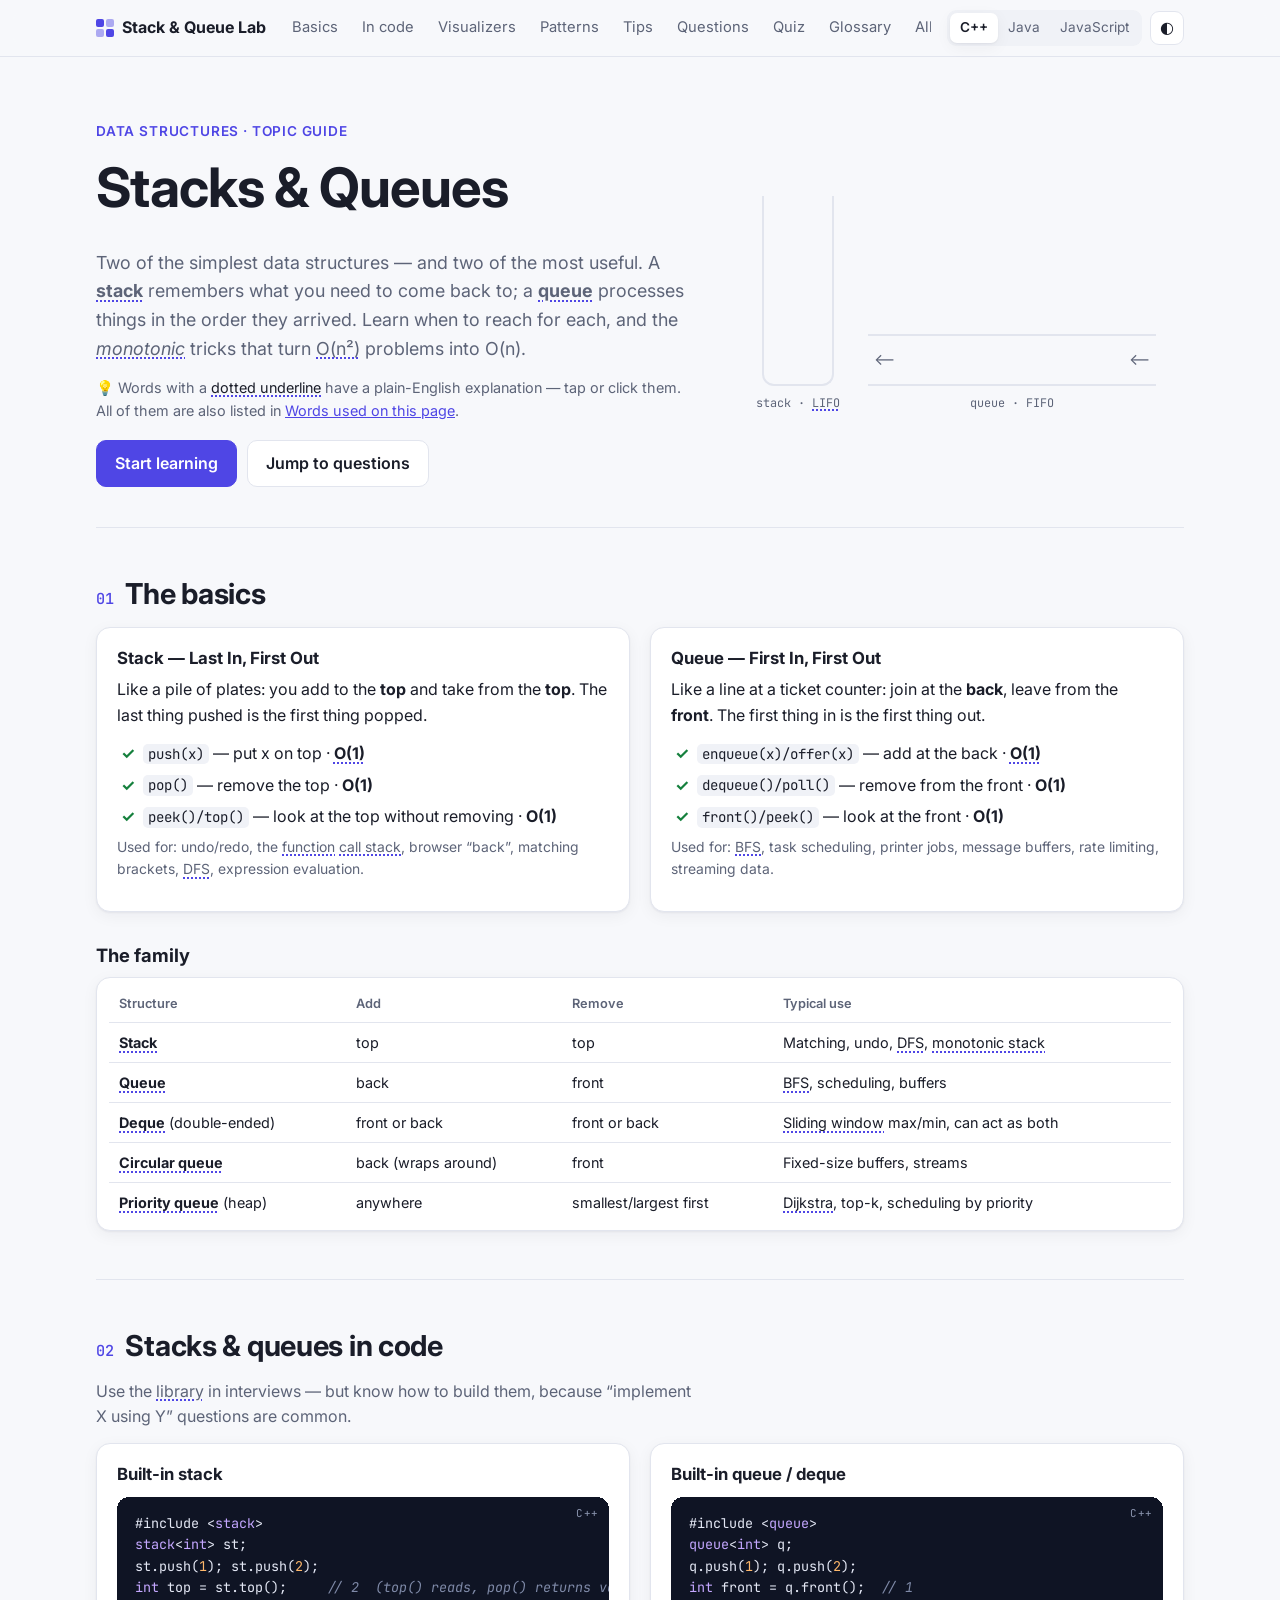
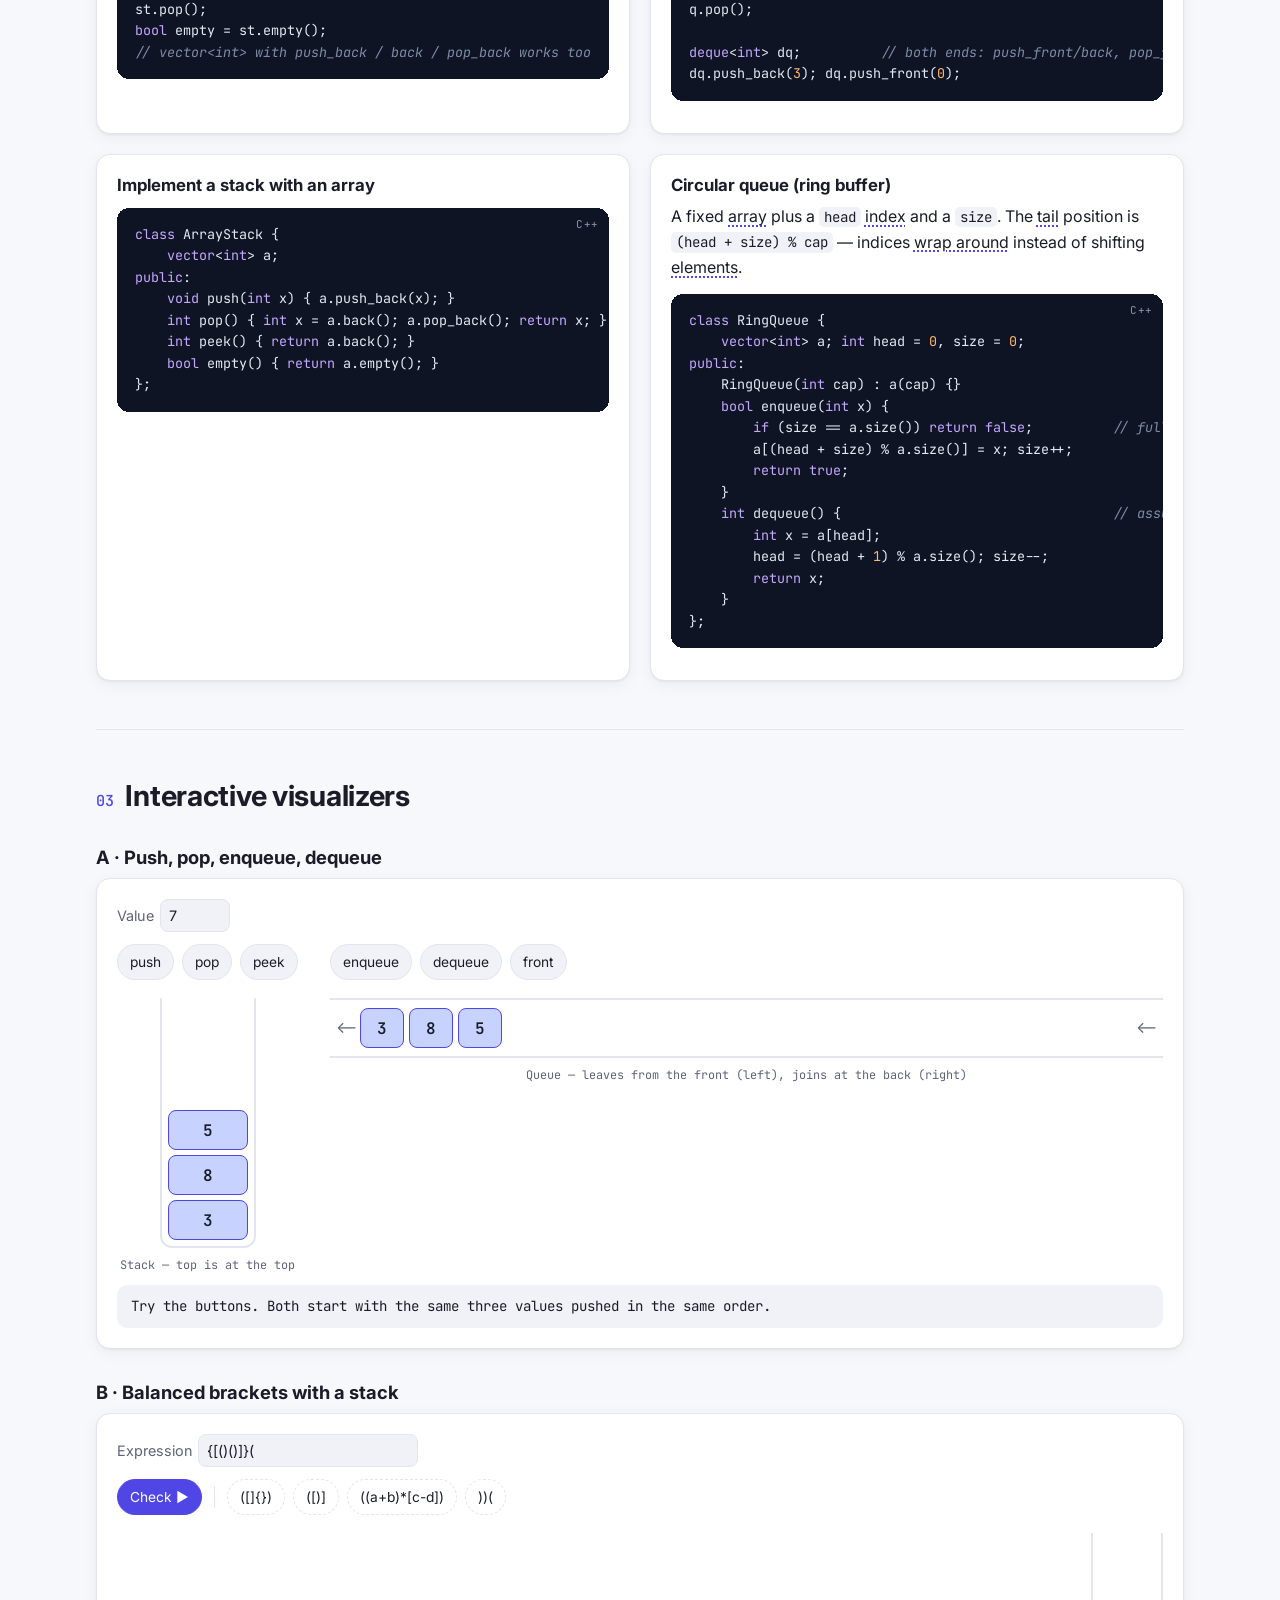
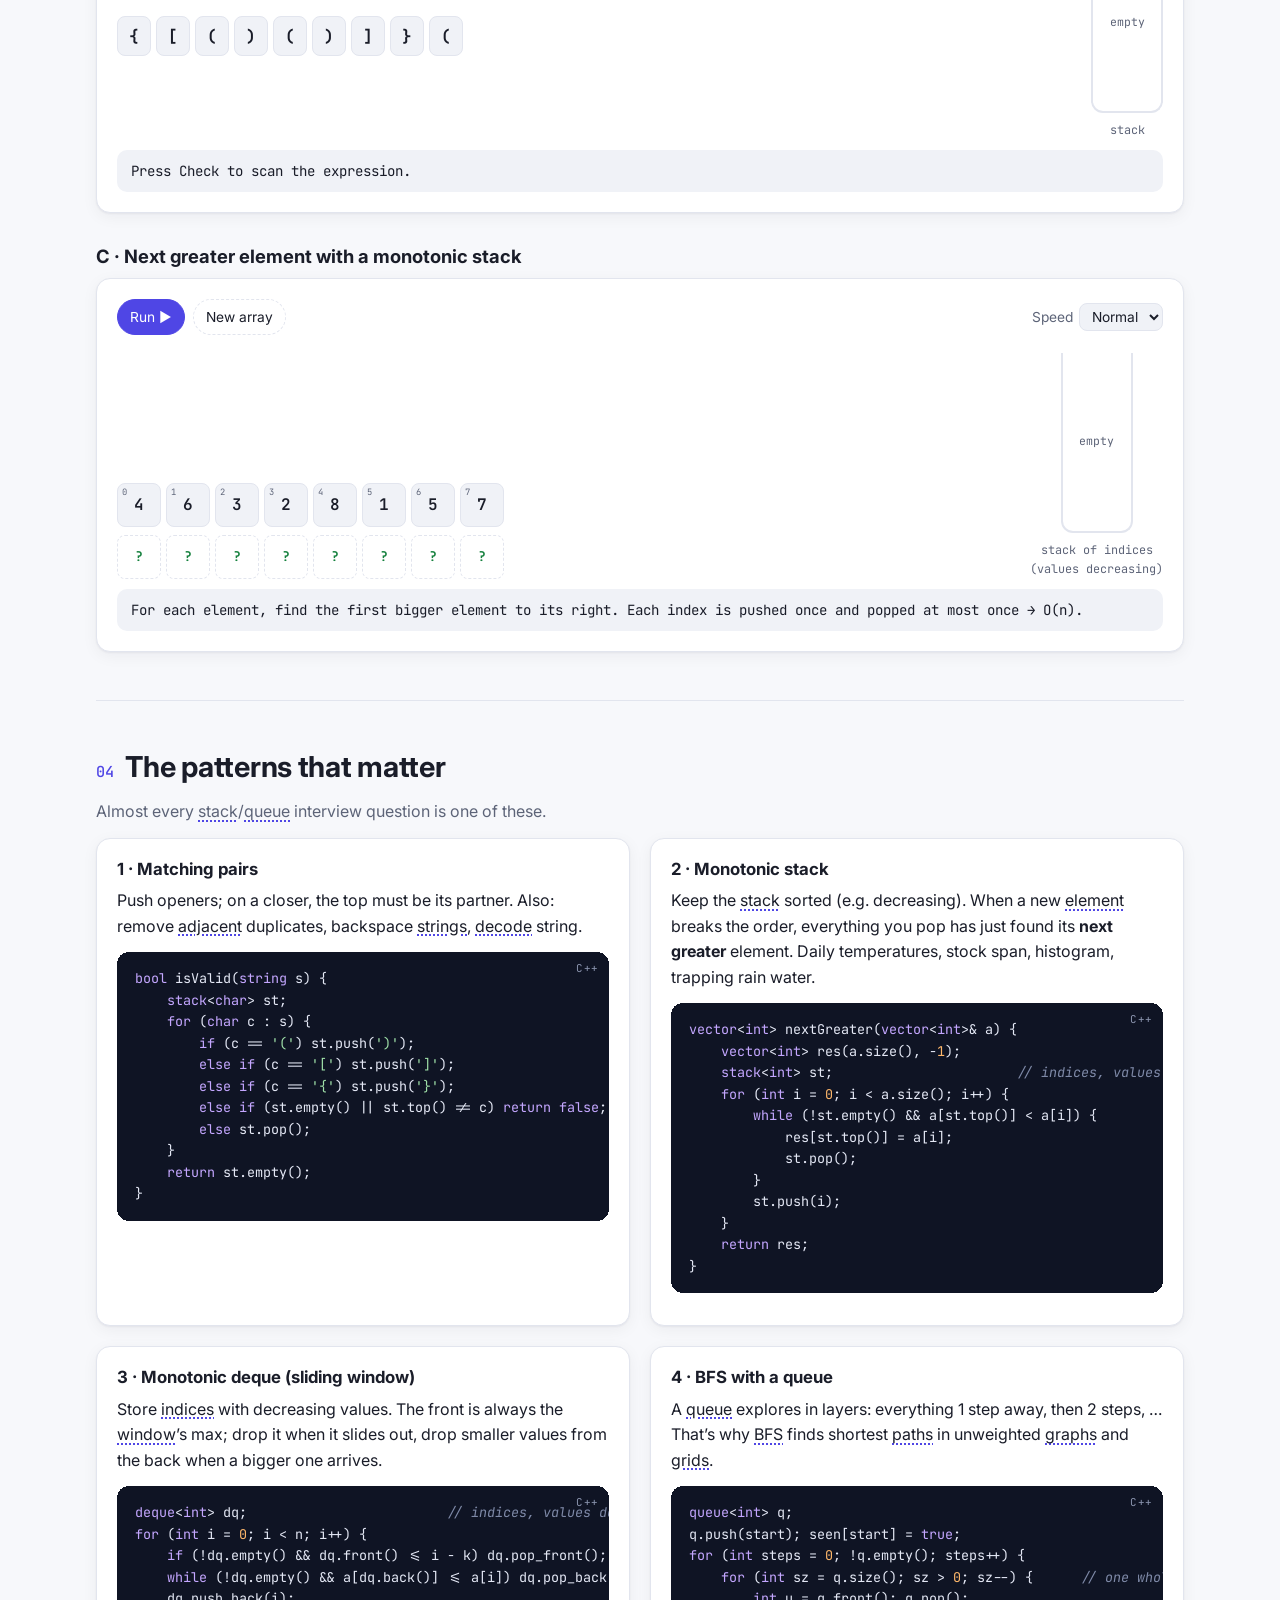
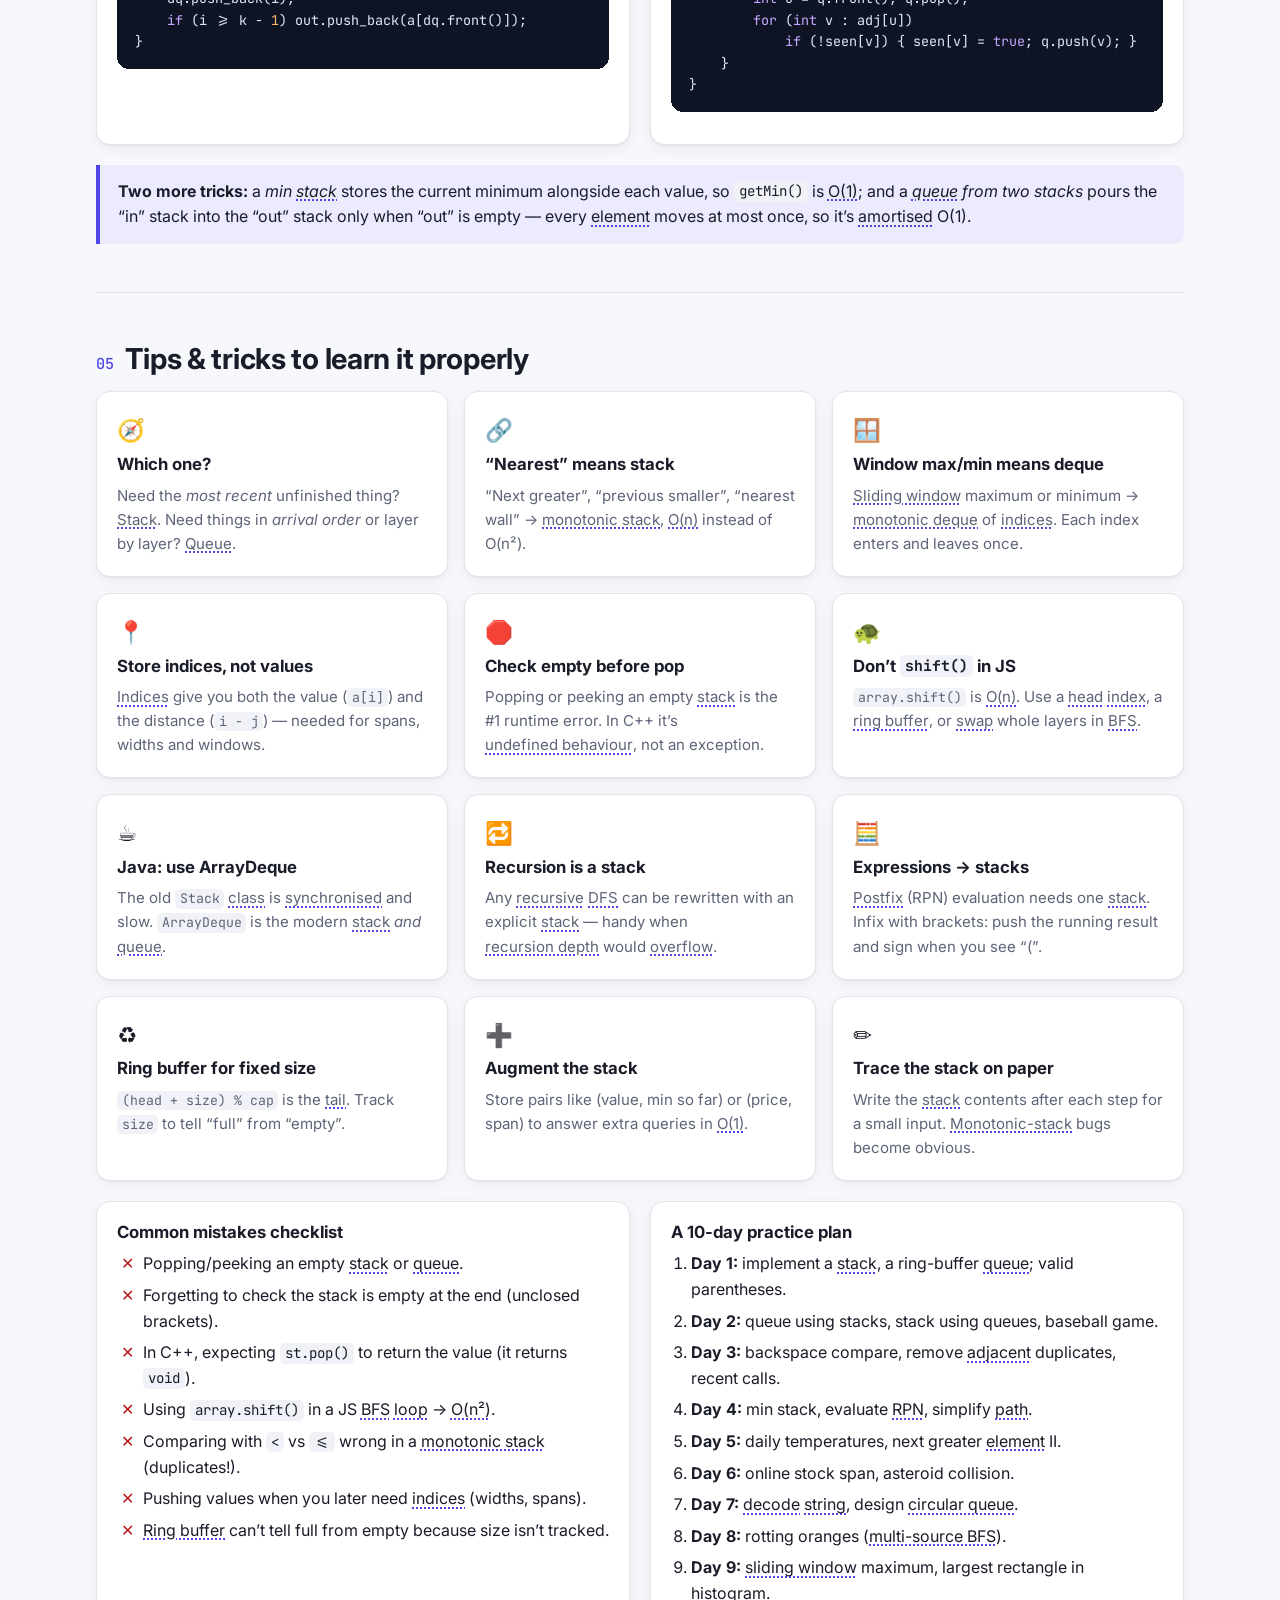
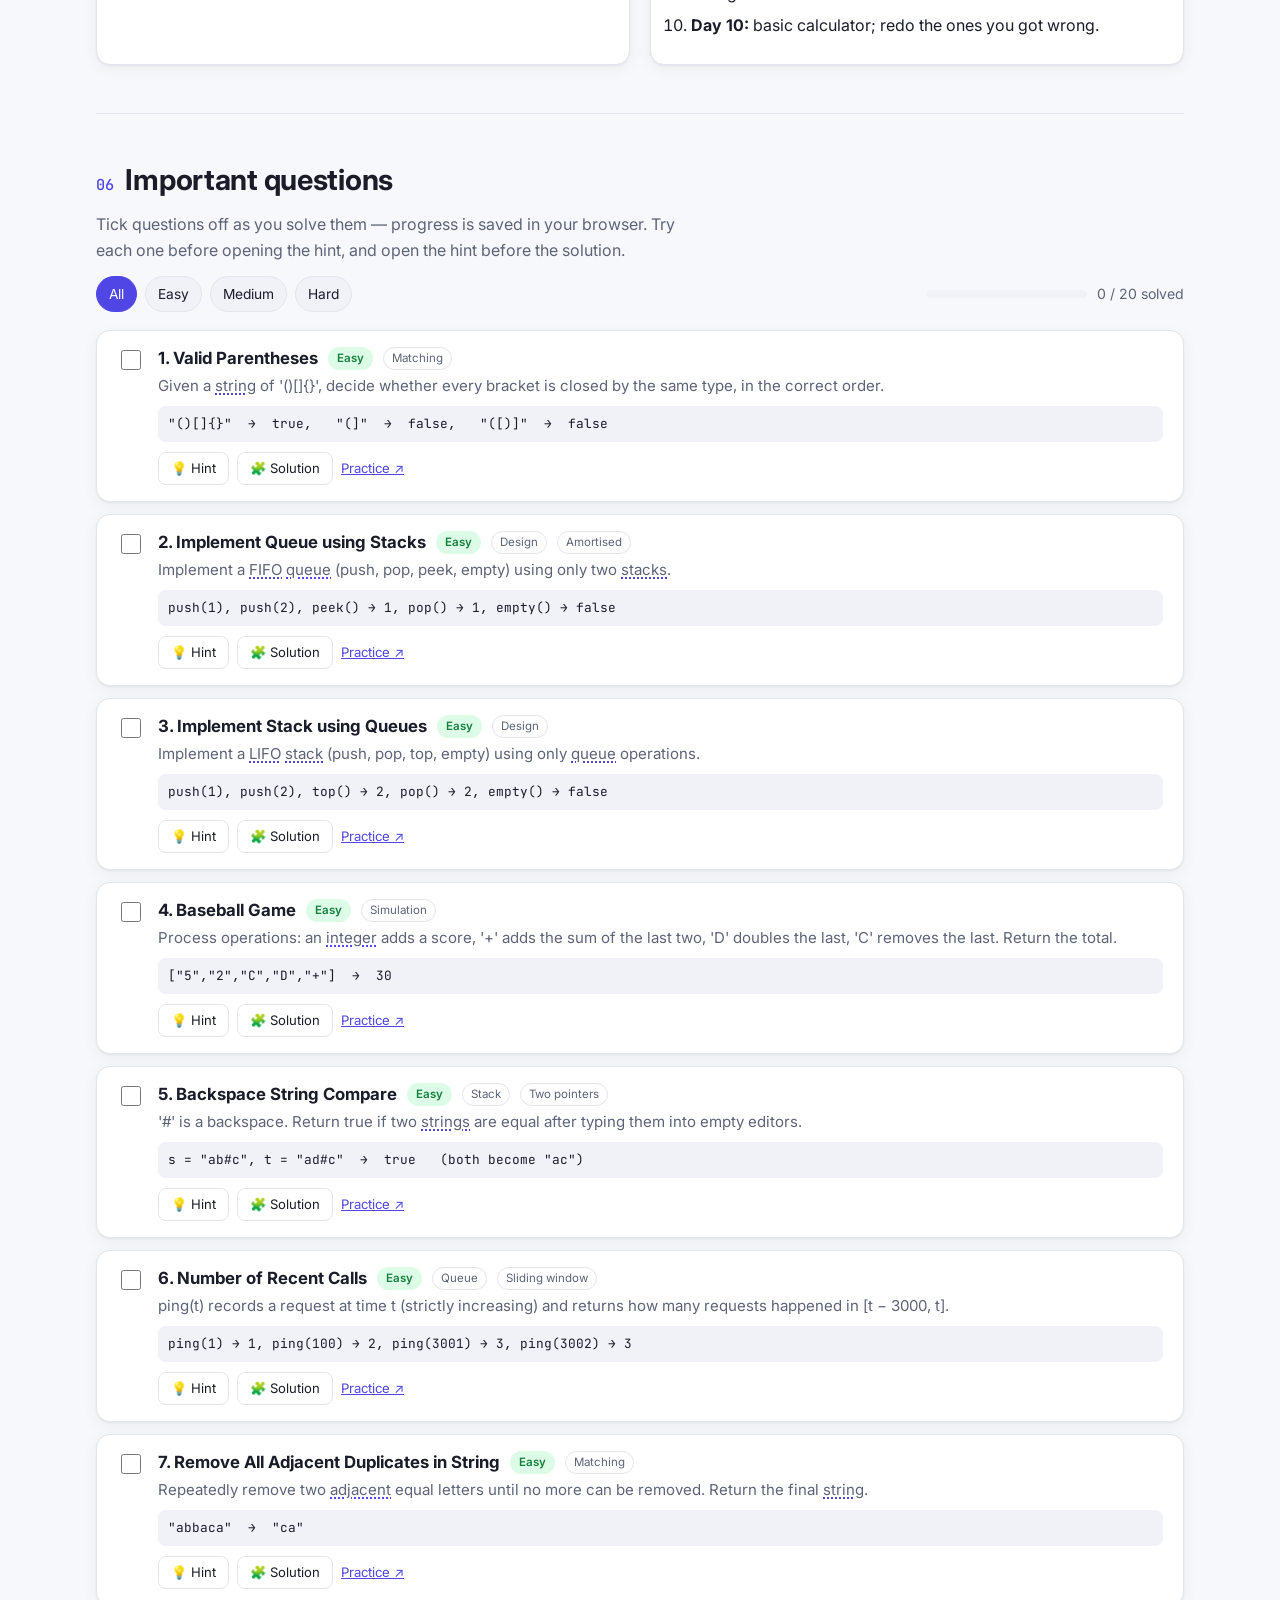
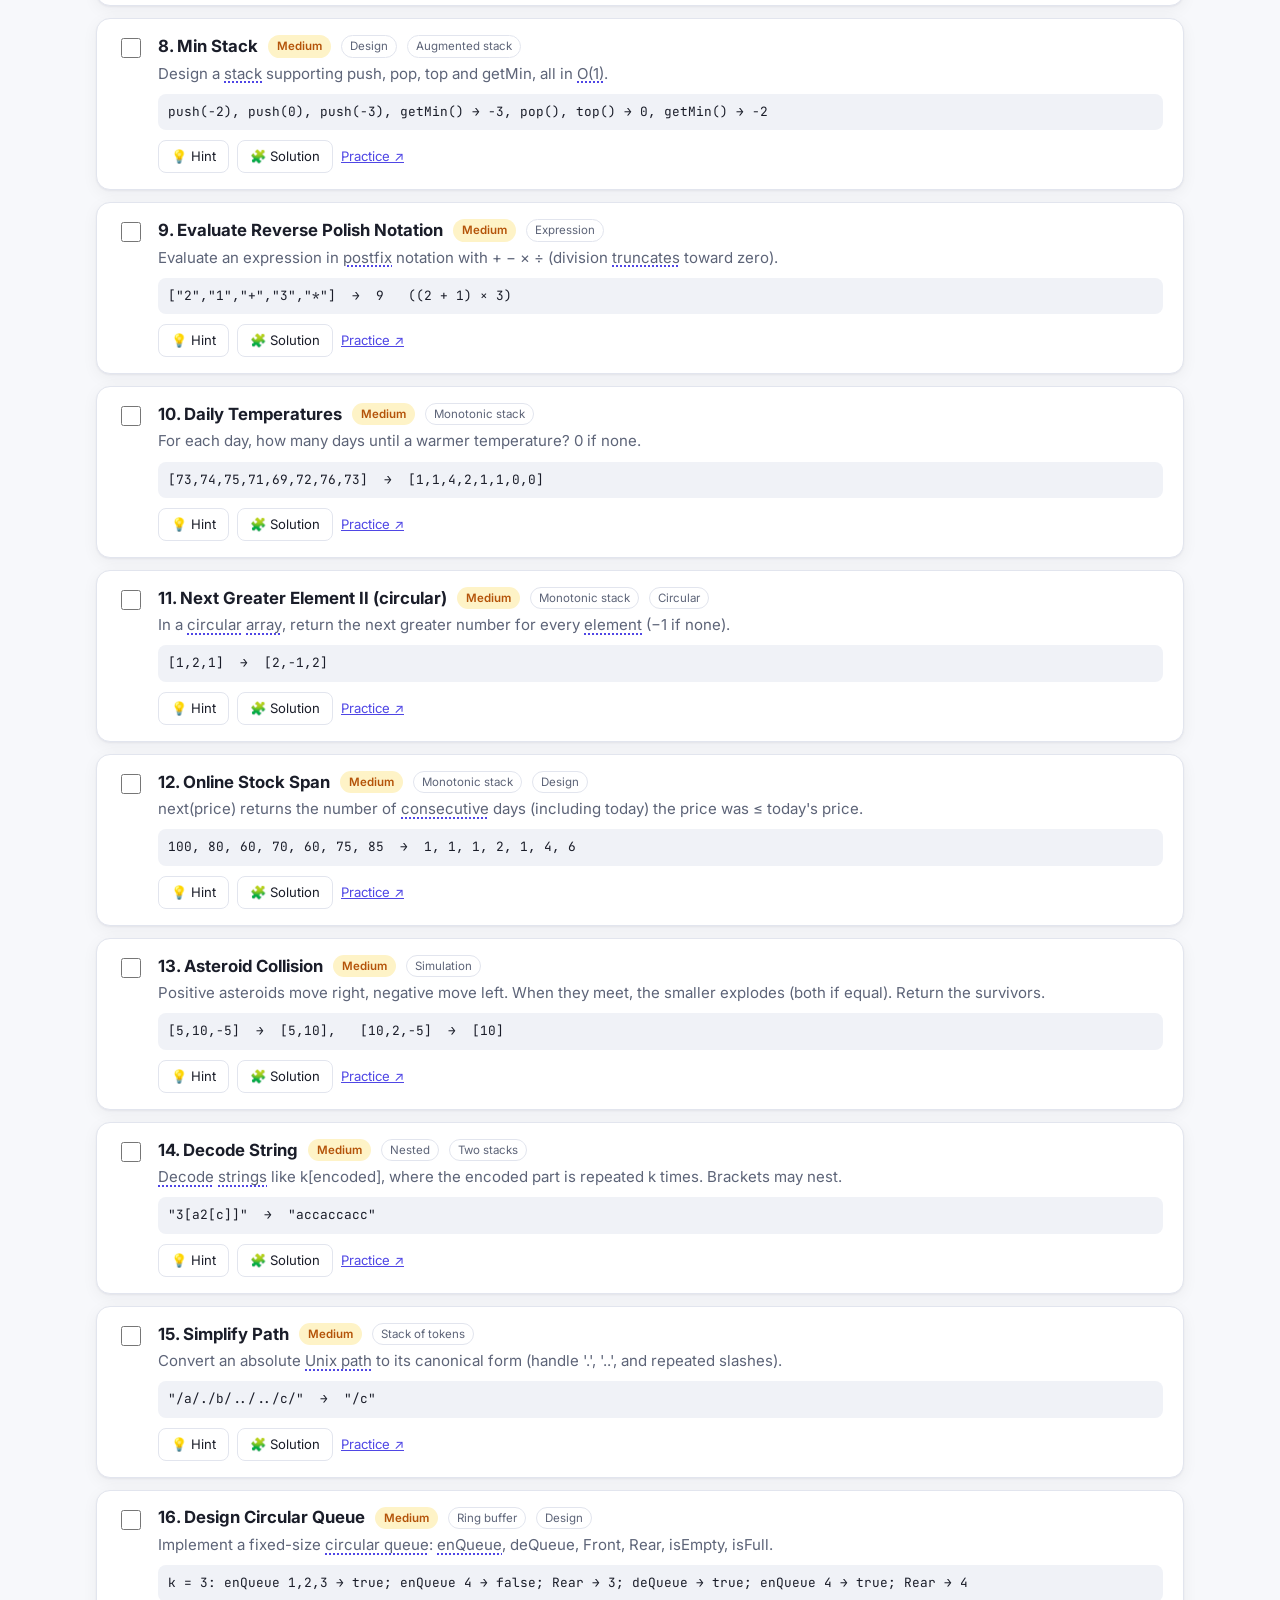
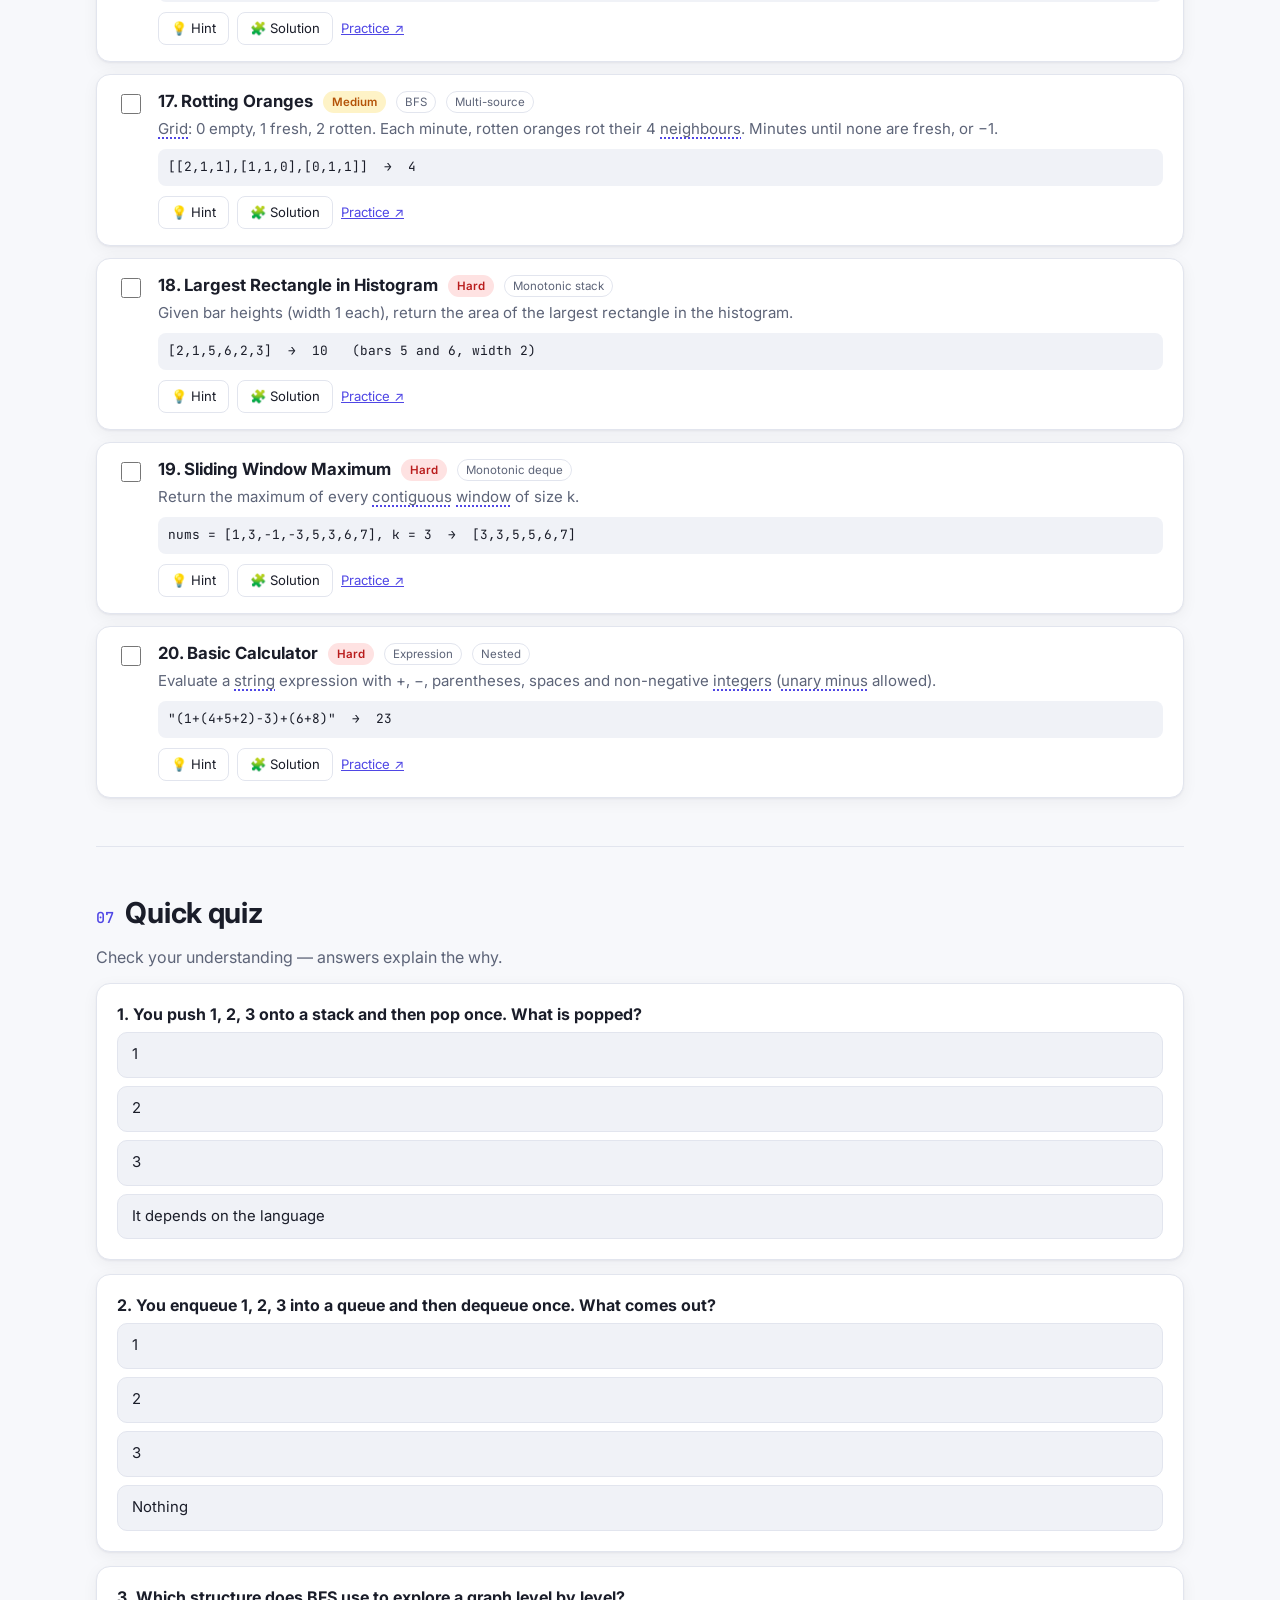
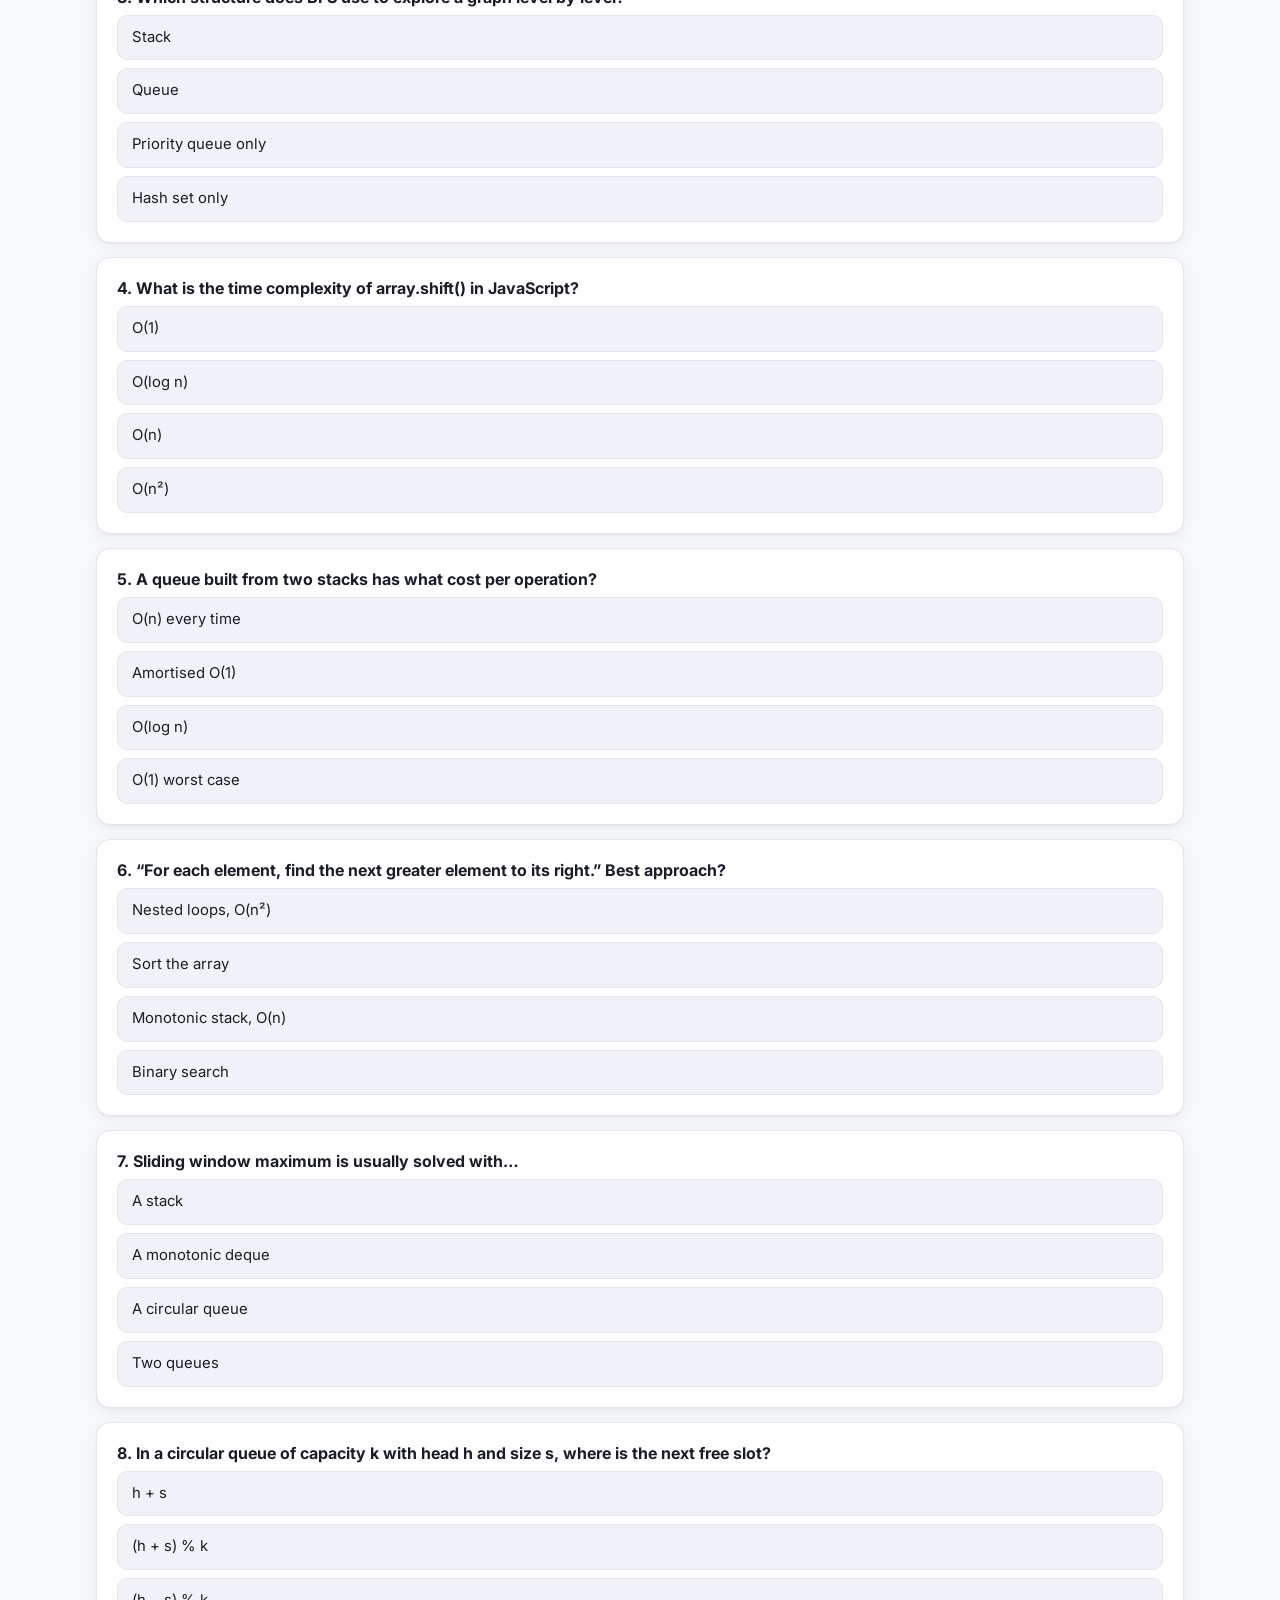
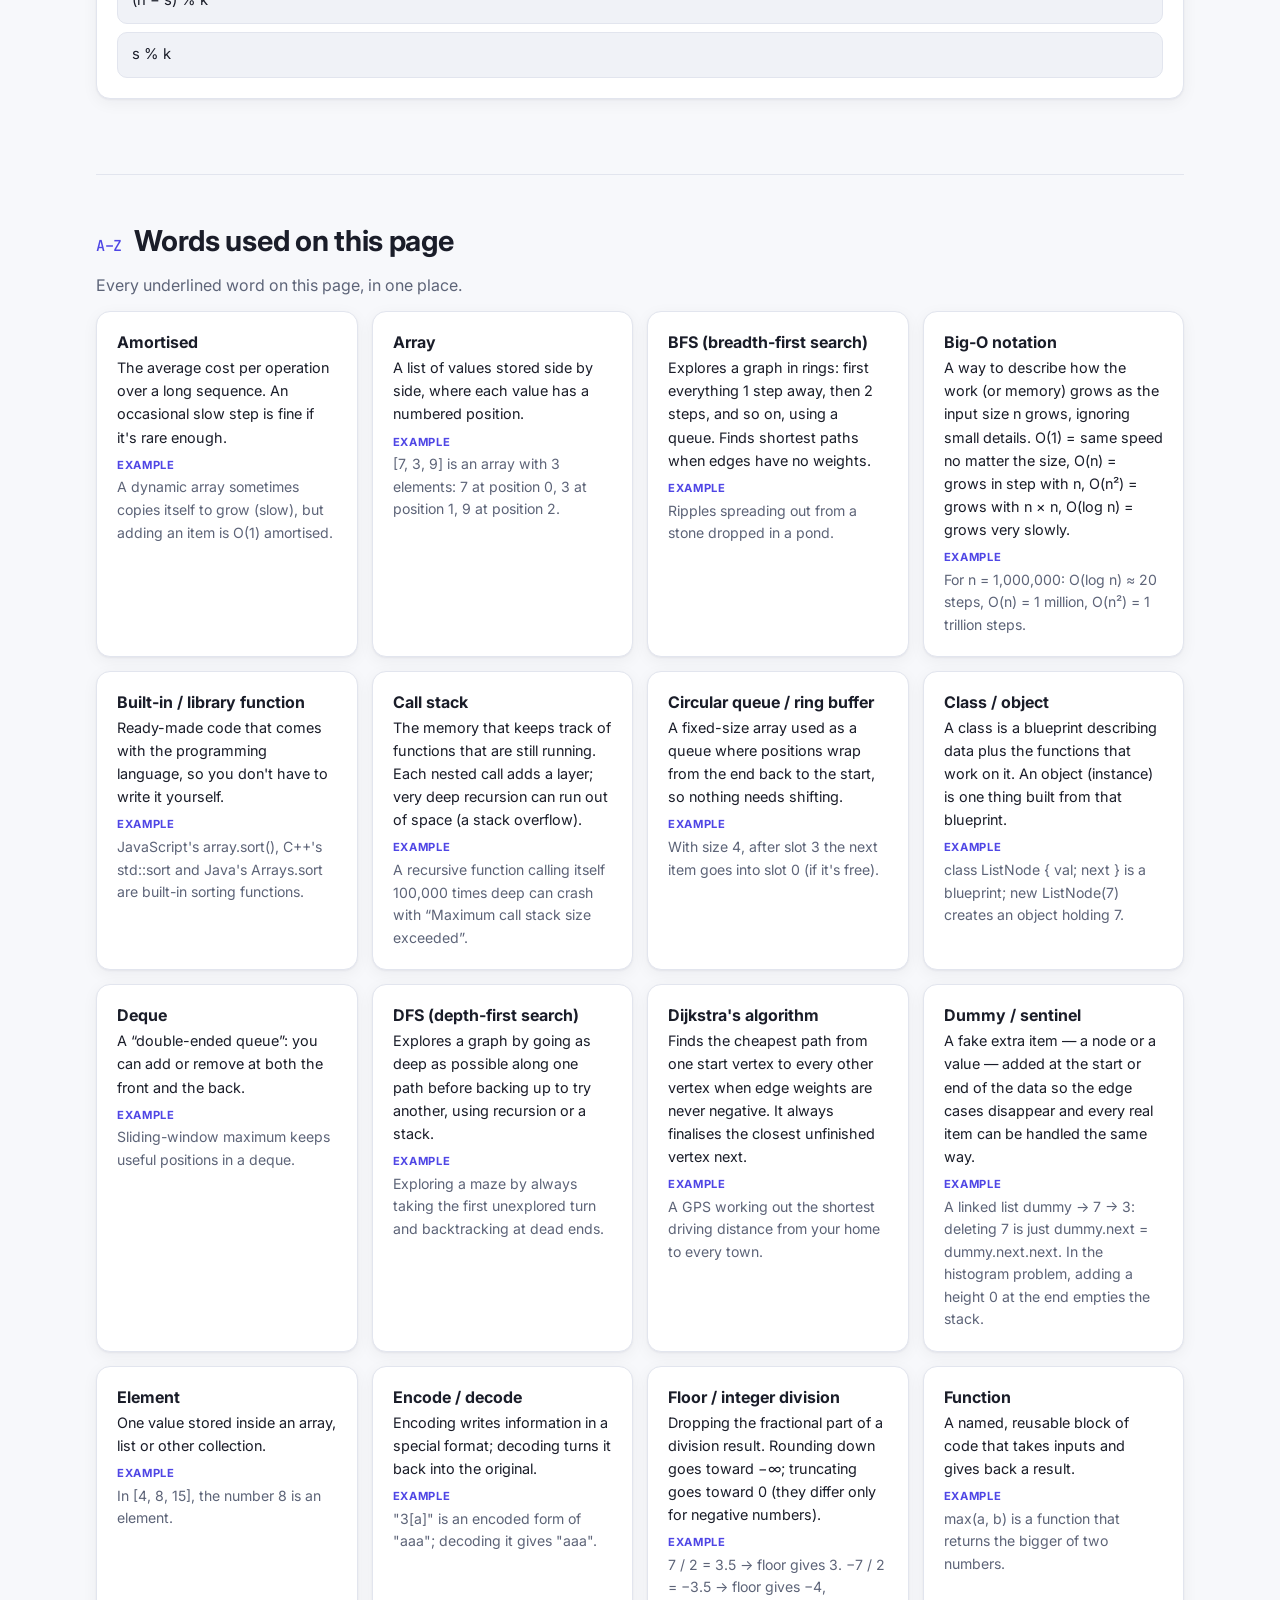
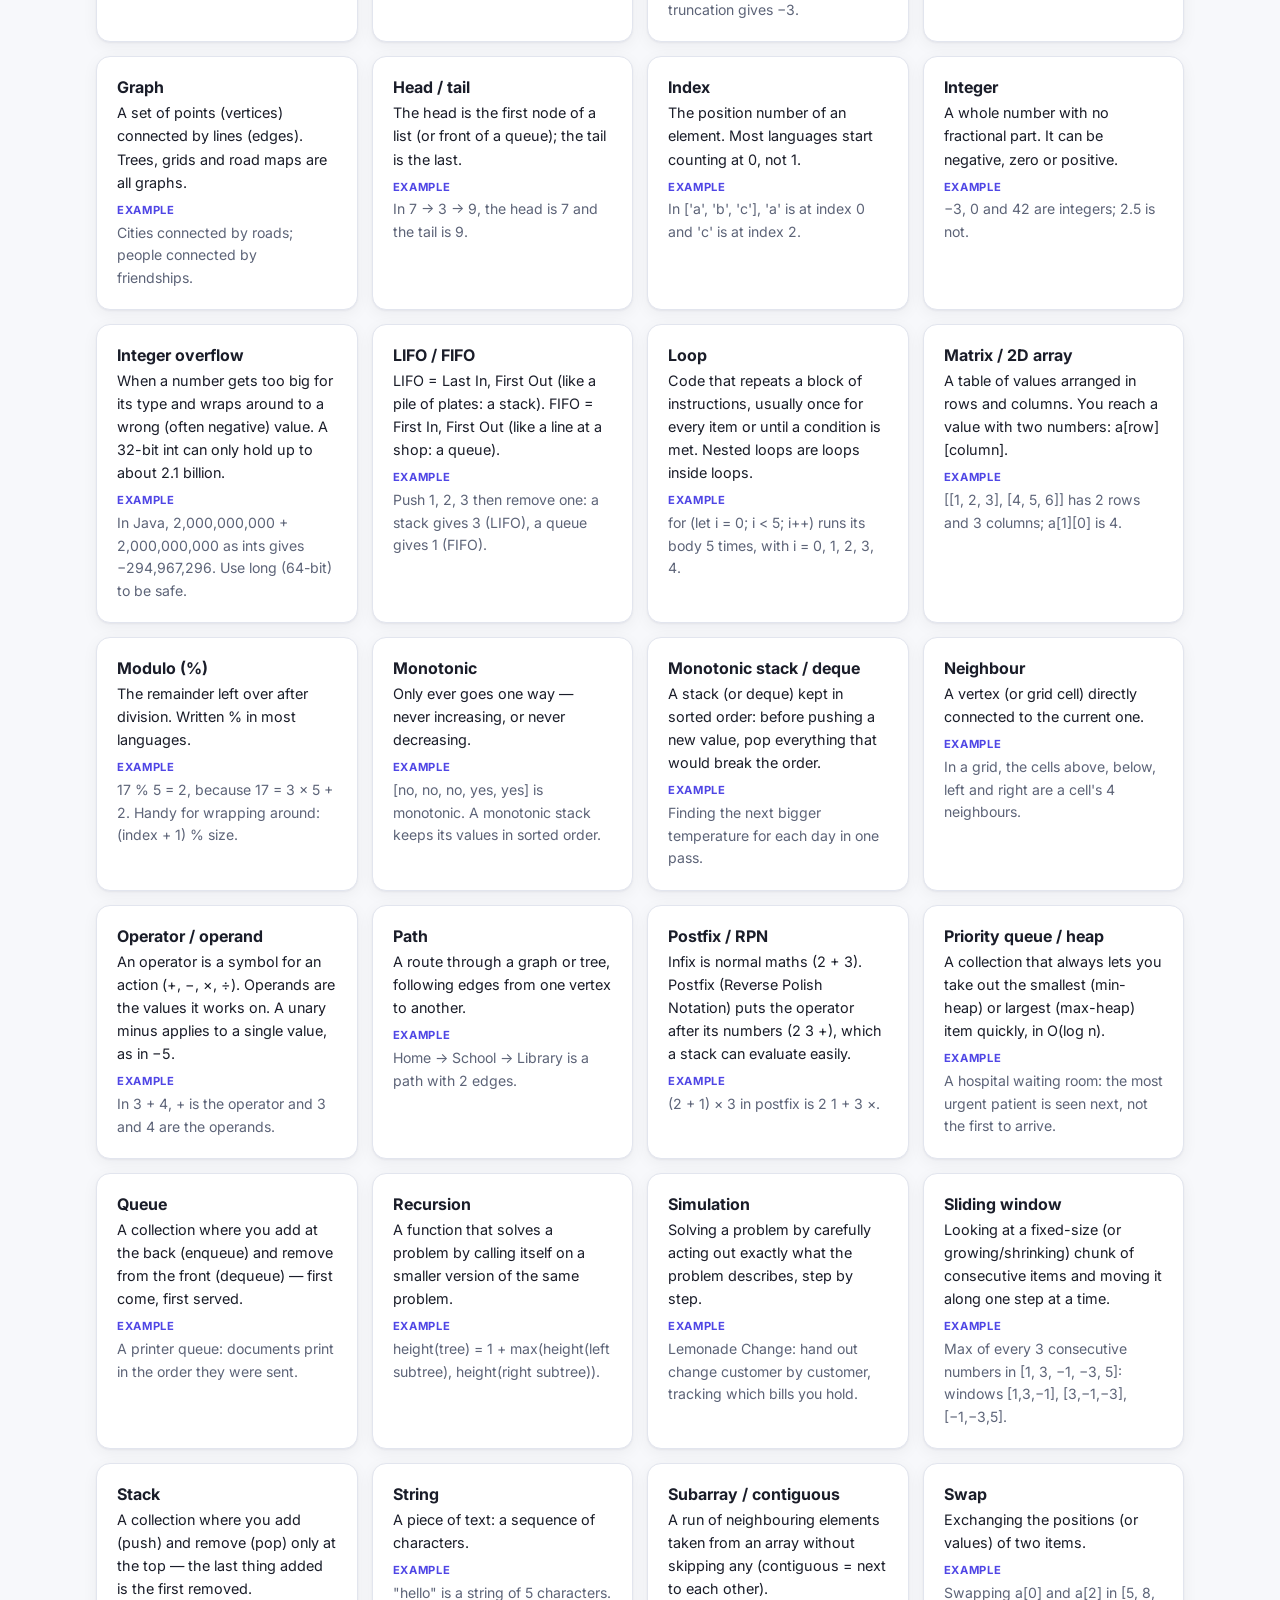
<file: stack-queue/index.html>
<!doctype html>
<html lang="en">
<head>
  <meta charset="utf-8">
  <meta name="viewport" content="width=device-width, initial-scale=1">
  <title>Stack &amp; Queue Guide</title>
  <meta name="description" content="Learn stacks and queues properly: LIFO vs FIFO, deques, built-ins in C++/Java/JavaScript, implementations, monotonic stacks and deques, BFS, interactive visualizers, tips, and the most important interview questions with solutions.">
  <link rel="preconnect" href="https://fonts.googleapis.com">
  <link rel="preconnect" href="https://fonts.gstatic.com" crossorigin>
  <link href="https://fonts.googleapis.com/css2?family=Inter:wght@400;500;600;700&family=JetBrains+Mono:wght@400;500&display=swap" rel="stylesheet">
  <link rel="stylesheet" href="styles.css">
  <link rel="stylesheet" href="../shared/glossary.css">
</head>
<body>
  <header class="topbar">
    <div class="topbar-inner">
      <a class="brand" href="#top">
        <span class="brand-grid" aria-hidden="true"><i></i><i></i><i></i><i></i></span>
        Stack&nbsp;&amp;&nbsp;Queue&nbsp;Lab
      </a>
      <nav class="nav" aria-label="Sections">
        <a href="#basics">Basics</a>
        <a href="#builtins">In code</a>
        <a href="#visualizer">Visualizers</a>
        <a href="#patterns">Patterns</a>
        <a href="#tips">Tips</a>
        <a href="#questions">Questions</a>
        <a href="#quiz">Quiz</a>
        <a href="../index.html">All topics</a>
      </nav>
      <div class="controls">
        <div class="lang-switch" role="group" aria-label="Code language">
          <button data-lang="cpp" class="active">C++</button>
          <button data-lang="java">Java</button>
          <button data-lang="js">JavaScript</button>
        </div>
        <button class="icon-btn" id="themeToggle" aria-label="Toggle dark mode" title="Toggle theme">◐</button>
      </div>
    </div>
  </header>

  <main id="top">
    <!-- HERO -->
    <section class="hero">
      <div class="hero-text">
        <p class="eyebrow">Data Structures · Topic Guide</p>
        <h1>Stacks &amp; Queues</h1>
        <p class="lead">Two of the simplest data structures — and two of the most useful. A <strong>stack</strong> remembers
          what you need to come back to; a <strong>queue</strong> processes things in the order they arrived.
          Learn when to reach for each, and the <em>monotonic</em> tricks that turn O(n²) problems into O(n).</p>
        <div class="hero-cta">
          <a class="btn primary" href="#basics">Start learning</a>
          <a class="btn" href="#questions">Jump to questions</a>
        </div>
      </div>
      <div class="hero-sq" aria-hidden="true">
        <div class="hero-sq-cols">
          <div><div class="sq-stack mini" id="heroStack"></div><p class="sq-cap">stack · LIFO</p></div>
          <div><div class="sq-queue mini" id="heroQueue"></div><p class="sq-cap">queue · FIFO</p></div>
        </div>
      </div>
    </section>

    <!-- BASICS -->
    <section id="basics" class="section">
      <h2><span class="num">01</span> The basics</h2>

      <div class="grid-2">
        <div class="card">
          <h3>Stack — Last In, First Out</h3>
          <p>Like a pile of plates: you add to the <strong>top</strong> and take from the <strong>top</strong>.
            The last thing pushed is the first thing popped.</p>
          <ul class="checks">
            <li><code>push(x)</code> — put x on top · <strong>O(1)</strong></li>
            <li><code>pop()</code> — remove the top · <strong>O(1)</strong></li>
            <li><code>peek()/top()</code> — look at the top without removing · <strong>O(1)</strong></li>
          </ul>
          <p class="muted small">Used for: undo/redo, the function call stack, browser “back”, matching brackets, DFS, expression evaluation.</p>
        </div>
        <div class="card">
          <h3>Queue — First In, First Out</h3>
          <p>Like a line at a ticket counter: join at the <strong>back</strong>, leave from the <strong>front</strong>.
            The first thing in is the first thing out.</p>
          <ul class="checks">
            <li><code>enqueue(x)/offer(x)</code> — add at the back · <strong>O(1)</strong></li>
            <li><code>dequeue()/poll()</code> — remove from the front · <strong>O(1)</strong></li>
            <li><code>front()/peek()</code> — look at the front · <strong>O(1)</strong></li>
          </ul>
          <p class="muted small">Used for: BFS, task scheduling, printer jobs, message buffers, rate limiting, streaming data.</p>
        </div>
      </div>

      <h3 class="sub">The family</h3>
      <div class="card table-card">
        <table class="cmp-table">
          <thead><tr><th>Structure</th><th>Add</th><th>Remove</th><th>Typical use</th></tr></thead>
          <tbody>
            <tr><td><strong>Stack</strong></td><td>top</td><td>top</td><td>Matching, undo, DFS, monotonic stack</td></tr>
            <tr><td><strong>Queue</strong></td><td>back</td><td>front</td><td>BFS, scheduling, buffers</td></tr>
            <tr><td><strong>Deque</strong> (double-ended)</td><td>front or back</td><td>front or back</td><td>Sliding window max/min, can act as both</td></tr>
            <tr><td><strong>Circular queue</strong></td><td>back (wraps around)</td><td>front</td><td>Fixed-size buffers, streams</td></tr>
            <tr><td><strong>Priority queue</strong> (heap)</td><td>anywhere</td><td>smallest/largest first</td><td>Dijkstra, top-k, scheduling by priority</td></tr>
          </tbody>
        </table>
      </div>
    </section>

    <!-- BUILT-INS -->
    <section id="builtins" class="section">
      <h2><span class="num">02</span> Stacks &amp; queues in code</h2>
      <p class="lead small-lead">Use the library in interviews — but know how to build them, because “implement X using Y” questions are common.</p>

      <div class="pattern-list">
        <article class="card pattern">
          <h3>Built-in stack</h3>
          <div class="code" data-code>
<pre data-lang="cpp"><code>#include &lt;stack&gt;
stack&lt;int&gt; st;
st.push(1); st.push(2);
int top = st.top();     // 2  (top() reads, pop() returns void!)
st.pop();
bool empty = st.empty();
// vector&lt;int&gt; with push_back / back / pop_back works too</code></pre>
<pre data-lang="java"><code>import java.util.ArrayDeque;
import java.util.Deque;
Deque&lt;Integer&gt; st = new ArrayDeque&lt;&gt;();   // prefer over legacy Stack class
st.push(1); st.push(2);
int top = st.peek();    // 2
st.pop();               // returns 2
boolean empty = st.isEmpty();</code></pre>
<pre data-lang="js"><code>const st = [];          // a plain array is a perfect stack
st.push(1); st.push(2);
const top = st[st.length - 1];   // 2  (or st.at(-1))
st.pop();               // returns 2, O(1)
const empty = st.length === 0;</code></pre>
          </div>
        </article>

        <article class="card pattern">
          <h3>Built-in queue / deque</h3>
          <div class="code" data-code>
<pre data-lang="cpp"><code>#include &lt;queue&gt;
queue&lt;int&gt; q;
q.push(1); q.push(2);
int front = q.front();  // 1
q.pop();

deque&lt;int&gt; dq;          // both ends: push_front/back, pop_front/back
dq.push_back(3); dq.push_front(0);</code></pre>
<pre data-lang="java"><code>Queue&lt;Integer&gt; q = new ArrayDeque&lt;&gt;();
q.offer(1); q.offer(2);
int front = q.peek();   // 1
q.poll();               // returns 1 (null if empty)

Deque&lt;Integer&gt; dq = new ArrayDeque&lt;&gt;();
dq.offerLast(3); dq.offerFirst(0);   // also pollFirst/pollLast</code></pre>
<pre data-lang="js"><code>// JS has no built-in queue. array.shift() is O(n) — it moves every element!
// For BFS-style loops, keep a head index instead:
const q = [1, 2];
let head = 0;
while (head &lt; q.length) {
    const x = q[head++];      // O(1) dequeue
    // ... q.push(next) to enqueue
}
// Need a reusable queue? See the circular queue below.</code></pre>
          </div>
        </article>

        <article class="card pattern">
          <h3>Implement a stack with an array</h3>
          <div class="code" data-code>
<pre data-lang="cpp"><code>class ArrayStack {
    vector&lt;int&gt; a;
public:
    void push(int x) { a.push_back(x); }
    int pop() { int x = a.back(); a.pop_back(); return x; }
    int peek() { return a.back(); }
    bool empty() { return a.empty(); }
};</code></pre>
<pre data-lang="java"><code>class ArrayStack {
    private int[] a = new int[8];
    private int size = 0;
    void push(int x) {
        if (size == a.length) a = Arrays.copyOf(a, size * 2);   // grow
        a[size++] = x;
    }
    int pop() { return a[--size]; }
    int peek() { return a[size - 1]; }
    boolean isEmpty() { return size == 0; }
}</code></pre>
<pre data-lang="js"><code>class ArrayStack {
    constructor() { this.a = []; }
    push(x) { this.a.push(x); }
    pop() { return this.a.pop(); }
    peek() { return this.a[this.a.length - 1]; }
    isEmpty() { return this.a.length === 0; }
}</code></pre>
          </div>
        </article>

        <article class="card pattern">
          <h3>Circular queue (ring buffer)</h3>
          <p>A fixed array plus a <code>head</code> index and a <code>size</code>. The tail position is
            <code>(head + size) % cap</code> — indices wrap around instead of shifting elements.</p>
          <div class="code" data-code>
<pre data-lang="cpp"><code>class RingQueue {
    vector&lt;int&gt; a; int head = 0, size = 0;
public:
    RingQueue(int cap) : a(cap) {}
    bool enqueue(int x) {
        if (size == a.size()) return false;          // full
        a[(head + size) % a.size()] = x; size++;
        return true;
    }
    int dequeue() {                                  // assumes not empty
        int x = a[head];
        head = (head + 1) % a.size(); size--;
        return x;
    }
};</code></pre>
<pre data-lang="java"><code>class RingQueue {
    private final int[] a; private int head = 0, size = 0;
    RingQueue(int cap) { a = new int[cap]; }
    boolean enqueue(int x) {
        if (size == a.length) return false;          // full
        a[(head + size) % a.length] = x; size++;
        return true;
    }
    int dequeue() {                                  // assumes not empty
        int x = a[head];
        head = (head + 1) % a.length; size--;
        return x;
    }
}</code></pre>
<pre data-lang="js"><code>class RingQueue {
    constructor(cap) { this.a = new Array(cap); this.head = 0; this.size = 0; }
    enqueue(x) {
        if (this.size === this.a.length) return false;   // full
        this.a[(this.head + this.size) % this.a.length] = x;
        this.size++;
        return true;
    }
    dequeue() {                                         // assumes not empty
        const x = this.a[this.head];
        this.head = (this.head + 1) % this.a.length;
        this.size--;
        return x;
    }
}</code></pre>
          </div>
        </article>
      </div>
    </section>

    <!-- VISUALIZERS -->
    <section id="visualizer" class="section">
      <h2><span class="num">03</span> Interactive visualizers</h2>

      <h3 class="sub">A · Push, pop, enqueue, dequeue</h3>
      <div class="viz card">
        <div class="viz-controls">
          <label>Value <input type="number" id="sqVal" value="7"></label>
        </div>
        <div class="sq-play">
          <div>
            <div class="viz-buttons">
              <button data-sop="push">push</button>
              <button data-sop="pop">pop</button>
              <button data-sop="peek">peek</button>
            </div>
            <div class="sq-stack" id="vStack"></div>
            <p class="sq-cap">Stack — top is at the top</p>
          </div>
          <div>
            <div class="viz-buttons">
              <button data-qop="enqueue">enqueue</button>
              <button data-qop="dequeue">dequeue</button>
              <button data-qop="front">front</button>
            </div>
            <div class="sq-queue" id="vQueue"></div>
            <p class="sq-cap">Queue — leaves from the front (left), joins at the back (right)</p>
          </div>
        </div>
        <div class="bs-status" id="sqStatus">Try the buttons. Both start with the same three values pushed in the same order.</div>
      </div>

      <h3 class="sub">B · Balanced brackets with a stack</h3>
      <div class="viz card">
        <div class="viz-controls">
          <label>Expression <input type="text" id="brInput" class="wide" value="{[()()]}("></label>
        </div>
        <div class="viz-buttons">
          <button id="brRun" class="active">Check ▶</button>
          <span class="divider"></span>
          <button class="op" data-br="([]{})">([]{})</button>
          <button class="op" data-br="([)]">([)]</button>
          <button class="op" data-br="((a+b)*[c-d])">((a+b)*[c-d])</button>
          <button class="op" data-br="))(">))(</button>
        </div>
        <div class="br-row">
          <div class="br-chars" id="brChars"></div>
          <div><div class="sq-stack small" id="brStack"></div><p class="sq-cap">stack</p></div>
        </div>
        <div class="bs-status" id="brStatus">Press Check to scan the expression.</div>
      </div>

      <h3 class="sub">C · Next greater element with a monotonic stack</h3>
      <div class="viz card">
        <div class="viz-buttons">
          <button id="ngRun" class="active">Run ▶</button>
          <button id="ngNew" class="op">New array</button>
          <label class="inline-ctl">Speed
            <select id="ngSpeed">
              <option value="1100">Slow</option>
              <option value="650" selected>Normal</option>
              <option value="250">Fast</option>
            </select>
          </label>
        </div>
        <div class="ng-wrap">
          <div>
            <div class="ng-row" id="ngArr"></div>
            <div class="ng-row ans" id="ngAns"></div>
          </div>
          <div><div class="sq-stack small" id="ngStack"></div><p class="sq-cap">stack of indices<br>(values decreasing)</p></div>
        </div>
        <div class="bs-status" id="ngStatus">For each element, find the first bigger element to its right. Each index is pushed once and popped at most once → O(n).</div>
      </div>
    </section>

    <!-- PATTERNS -->
    <section id="patterns" class="section">
      <h2><span class="num">04</span> The patterns that matter</h2>
      <p class="lead small-lead">Almost every stack/queue interview question is one of these.</p>

      <div class="pattern-list">
        <article class="card pattern">
          <h3>1 · Matching pairs</h3>
          <p>Push openers; on a closer, the top must be its partner. Also: remove adjacent duplicates, backspace strings, decode string.</p>
          <div class="code" data-code>
<pre data-lang="cpp"><code>bool isValid(string s) {
    stack&lt;char&gt; st;
    for (char c : s) {
        if (c == '(') st.push(')');
        else if (c == '[') st.push(']');
        else if (c == '{') st.push('}');
        else if (st.empty() || st.top() != c) return false;
        else st.pop();
    }
    return st.empty();
}</code></pre>
<pre data-lang="java"><code>boolean isValid(String s) {
    Deque&lt;Character&gt; st = new ArrayDeque&lt;&gt;();
    for (char c : s.toCharArray()) {
        if (c == '(') st.push(')');
        else if (c == '[') st.push(']');
        else if (c == '{') st.push('}');
        else if (st.isEmpty() || st.pop() != c) return false;
    }
    return st.isEmpty();
}</code></pre>
<pre data-lang="js"><code>function isValid(s) {
    const pair = { "(": ")", "[": "]", "{": "}" };
    const st = [];
    for (const c of s) {
        if (pair[c]) st.push(pair[c]);       // push the expected closer
        else if (st.pop() !== c) return false;
    }
    return st.length === 0;
}</code></pre>
          </div>
        </article>

        <article class="card pattern">
          <h3>2 · Monotonic stack</h3>
          <p>Keep the stack sorted (e.g. decreasing). When a new element breaks the order, everything you pop has just found its
            <strong>next greater</strong> element. Daily temperatures, stock span, histogram, trapping rain water.</p>
          <div class="code" data-code>
<pre data-lang="cpp"><code>vector&lt;int&gt; nextGreater(vector&lt;int&gt;&amp; a) {
    vector&lt;int&gt; res(a.size(), -1);
    stack&lt;int&gt; st;                       // indices, values decreasing
    for (int i = 0; i &lt; a.size(); i++) {
        while (!st.empty() &amp;&amp; a[st.top()] &lt; a[i]) {
            res[st.top()] = a[i];
            st.pop();
        }
        st.push(i);
    }
    return res;
}</code></pre>
<pre data-lang="java"><code>int[] nextGreater(int[] a) {
    int[] res = new int[a.length];
    Arrays.fill(res, -1);
    Deque&lt;Integer&gt; st = new ArrayDeque&lt;&gt;();   // indices, values decreasing
    for (int i = 0; i &lt; a.length; i++) {
        while (!st.isEmpty() &amp;&amp; a[st.peek()] &lt; a[i])
            res[st.pop()] = a[i];
        st.push(i);
    }
    return res;
}</code></pre>
<pre data-lang="js"><code>function nextGreater(a) {
    const res = new Array(a.length).fill(-1);
    const st = [];                        // indices, values decreasing
    for (let i = 0; i &lt; a.length; i++) {
        while (st.length &amp;&amp; a[st[st.length - 1]] &lt; a[i])
            res[st.pop()] = a[i];
        st.push(i);
    }
    return res;
}</code></pre>
          </div>
        </article>

        <article class="card pattern">
          <h3>3 · Monotonic deque (sliding window)</h3>
          <p>Store indices with decreasing values. The front is always the window’s max; drop it when it slides out,
            drop smaller values from the back when a bigger one arrives.</p>
          <div class="code" data-code>
<pre data-lang="cpp"><code>deque&lt;int&gt; dq;                         // indices, values decreasing
for (int i = 0; i &lt; n; i++) {
    if (!dq.empty() &amp;&amp; dq.front() &lt;= i - k) dq.pop_front();     // left the window
    while (!dq.empty() &amp;&amp; a[dq.back()] &lt;= a[i]) dq.pop_back();  // useless now
    dq.push_back(i);
    if (i &gt;= k - 1) out.push_back(a[dq.front()]);
}</code></pre>
<pre data-lang="java"><code>Deque&lt;Integer&gt; dq = new ArrayDeque&lt;&gt;(); // indices, values decreasing
for (int i = 0; i &lt; n; i++) {
    if (!dq.isEmpty() &amp;&amp; dq.peekFirst() &lt;= i - k) dq.pollFirst();     // left the window
    while (!dq.isEmpty() &amp;&amp; a[dq.peekLast()] &lt;= a[i]) dq.pollLast();  // useless now
    dq.offerLast(i);
    if (i &gt;= k - 1) out[i - k + 1] = a[dq.peekFirst()];
}</code></pre>
<pre data-lang="js"><code>const dq = [];                         // indices, values decreasing
let head = 0;                          // front of the deque (avoid shift)
for (let i = 0; i &lt; n; i++) {
    if (head &lt; dq.length &amp;&amp; dq[head] &lt;= i - k) head++;               // left the window
    while (dq.length &gt; head &amp;&amp; a[dq[dq.length - 1]] &lt;= a[i]) dq.pop(); // useless now
    dq.push(i);
    if (i &gt;= k - 1) out.push(a[dq[head]]);
}</code></pre>
          </div>
        </article>

        <article class="card pattern">
          <h3>4 · BFS with a queue</h3>
          <p>A queue explores in layers: everything 1 step away, then 2 steps, … That’s why BFS finds shortest paths in unweighted graphs and grids.</p>
          <div class="code" data-code>
<pre data-lang="cpp"><code>queue&lt;int&gt; q;
q.push(start); seen[start] = true;
for (int steps = 0; !q.empty(); steps++) {
    for (int sz = q.size(); sz &gt; 0; sz--) {      // one whole layer
        int u = q.front(); q.pop();
        for (int v : adj[u])
            if (!seen[v]) { seen[v] = true; q.push(v); }
    }
}</code></pre>
<pre data-lang="java"><code>Queue&lt;Integer&gt; q = new ArrayDeque&lt;&gt;();
q.offer(start); seen[start] = true;
for (int steps = 0; !q.isEmpty(); steps++) {
    for (int sz = q.size(); sz &gt; 0; sz--) {      // one whole layer
        int u = q.poll();
        for (int v : adj.get(u))
            if (!seen[v]) { seen[v] = true; q.offer(v); }
    }
}</code></pre>
<pre data-lang="js"><code>let layer = [start];
seen[start] = true;
for (let steps = 0; layer.length; steps++) {
    const next = [];                             // one whole layer at a time
    for (const u of layer)
        for (const v of adj[u])
            if (!seen[v]) { seen[v] = true; next.push(v); }
    layer = next;
}</code></pre>
          </div>
        </article>
      </div>

      <div class="callout">
        <strong>Two more tricks:</strong> a <em>min stack</em> stores the current minimum alongside each value, so <code>getMin()</code> is O(1);
        and a <em>queue from two stacks</em> pours the “in” stack into the “out” stack only when “out” is empty — every element moves at most once, so it’s amortised O(1).
      </div>
    </section>

    <!-- TIPS -->
    <section id="tips" class="section">
      <h2><span class="num">05</span> Tips &amp; tricks to learn it properly</h2>

      <div class="tips">
        <div class="tip card"><div class="tip-ico">🧭</div><h3>Which one?</h3>
          <p>Need the <em>most recent</em> unfinished thing? Stack. Need things in <em>arrival order</em> or layer by layer? Queue.</p></div>
        <div class="tip card"><div class="tip-ico">🔗</div><h3>“Nearest” means stack</h3>
          <p>“Next greater”, “previous smaller”, “nearest wall” → monotonic stack, O(n) instead of O(n²).</p></div>
        <div class="tip card"><div class="tip-ico">🪟</div><h3>Window max/min means deque</h3>
          <p>Sliding window maximum or minimum → monotonic deque of indices. Each index enters and leaves once.</p></div>
        <div class="tip card"><div class="tip-ico">📍</div><h3>Store indices, not values</h3>
          <p>Indices give you both the value (<code>a[i]</code>) and the distance (<code>i − j</code>) — needed for spans, widths and windows.</p></div>
        <div class="tip card"><div class="tip-ico">🛑</div><h3>Check empty before pop</h3>
          <p>Popping or peeking an empty stack is the #1 runtime error. In C++ it’s undefined behaviour, not an exception.</p></div>
        <div class="tip card"><div class="tip-ico">🐢</div><h3>Don’t <code>shift()</code> in JS</h3>
          <p><code>array.shift()</code> is O(n). Use a head index, a ring buffer, or swap whole layers in BFS.</p></div>
        <div class="tip card"><div class="tip-ico">☕</div><h3>Java: use ArrayDeque</h3>
          <p>The old <code>Stack</code> class is synchronised and slow. <code>ArrayDeque</code> is the modern stack <em>and</em> queue.</p></div>
        <div class="tip card"><div class="tip-ico">🔁</div><h3>Recursion is a stack</h3>
          <p>Any recursive DFS can be rewritten with an explicit stack — handy when recursion depth would overflow.</p></div>
        <div class="tip card"><div class="tip-ico">🧮</div><h3>Expressions → stacks</h3>
          <p>Postfix (RPN) evaluation needs one stack. Infix with brackets: push the running result and sign when you see “(”.</p></div>
        <div class="tip card"><div class="tip-ico">♻️</div><h3>Ring buffer for fixed size</h3>
          <p><code>(head + size) % cap</code> is the tail. Track <code>size</code> to tell “full” from “empty”.</p></div>
        <div class="tip card"><div class="tip-ico">➕</div><h3>Augment the stack</h3>
          <p>Store pairs like (value, min so far) or (price, span) to answer extra queries in O(1).</p></div>
        <div class="tip card"><div class="tip-ico">✏️</div><h3>Trace the stack on paper</h3>
          <p>Write the stack contents after each step for a small input. Monotonic-stack bugs become obvious.</p></div>
      </div>

      <div class="grid-2 mt">
        <div class="card">
          <h3>Common mistakes checklist</h3>
          <ul class="crosses">
            <li>Popping/peeking an empty stack or queue.</li>
            <li>Forgetting to check the stack is empty at the end (unclosed brackets).</li>
            <li>In C++, expecting <code>st.pop()</code> to return the value (it returns <code>void</code>).</li>
            <li>Using <code>array.shift()</code> in a JS BFS loop → O(n²).</li>
            <li>Comparing with <code>&lt;</code> vs <code>&lt;=</code> wrong in a monotonic stack (duplicates!).</li>
            <li>Pushing values when you later need indices (widths, spans).</li>
            <li>Ring buffer can’t tell full from empty because size isn’t tracked.</li>
          </ul>
        </div>
        <div class="card">
          <h3>A 10-day practice plan</h3>
          <ol class="plan">
            <li><strong>Day 1:</strong> implement a stack, a ring-buffer queue; valid parentheses.</li>
            <li><strong>Day 2:</strong> queue using stacks, stack using queues, baseball game.</li>
            <li><strong>Day 3:</strong> backspace compare, remove adjacent duplicates, recent calls.</li>
            <li><strong>Day 4:</strong> min stack, evaluate RPN, simplify path.</li>
            <li><strong>Day 5:</strong> daily temperatures, next greater element II.</li>
            <li><strong>Day 6:</strong> online stock span, asteroid collision.</li>
            <li><strong>Day 7:</strong> decode string, design circular queue.</li>
            <li><strong>Day 8:</strong> rotting oranges (multi-source BFS).</li>
            <li><strong>Day 9:</strong> sliding window maximum, largest rectangle in histogram.</li>
            <li><strong>Day 10:</strong> basic calculator; redo the ones you got wrong.</li>
          </ol>
        </div>
      </div>
    </section>

    <!-- QUESTIONS -->
    <section id="questions" class="section">
      <h2><span class="num">06</span> Important questions</h2>
      <p class="lead small-lead">Tick questions off as you solve them — progress is saved in your browser. Try each one before opening the hint, and open the hint before the solution.</p>

      <div class="q-toolbar">
        <div class="filters" role="group" aria-label="Filter by difficulty">
          <button class="chip active" data-filter="all">All</button>
          <button class="chip" data-filter="easy">Easy</button>
          <button class="chip" data-filter="medium">Medium</button>
          <button class="chip" data-filter="hard">Hard</button>
        </div>
        <div class="progress">
          <div class="progress-bar"><span id="progressFill"></span></div>
          <span id="progressText">0 / 0 solved</span>
        </div>
      </div>

      <div id="questionList" class="q-list"></div>
    </section>

    <!-- QUIZ -->
    <section id="quiz" class="section">
      <h2><span class="num">07</span> Quick quiz</h2>
      <p class="lead small-lead">Check your understanding — answers explain the why.</p>
      <div id="quizBox" class="quiz"></div>
    </section>
  </main>

  <footer class="footer">
    <p>Built for learning · Stack for “most recent”, queue for “in order”, monotonic for “nearest bigger”.</p>
  </footer>

  <script src="questions.js"></script>
  <script src="script.js"></script>
  <script src="../shared/glossary.js"></script>
</body>
</html>
</file>
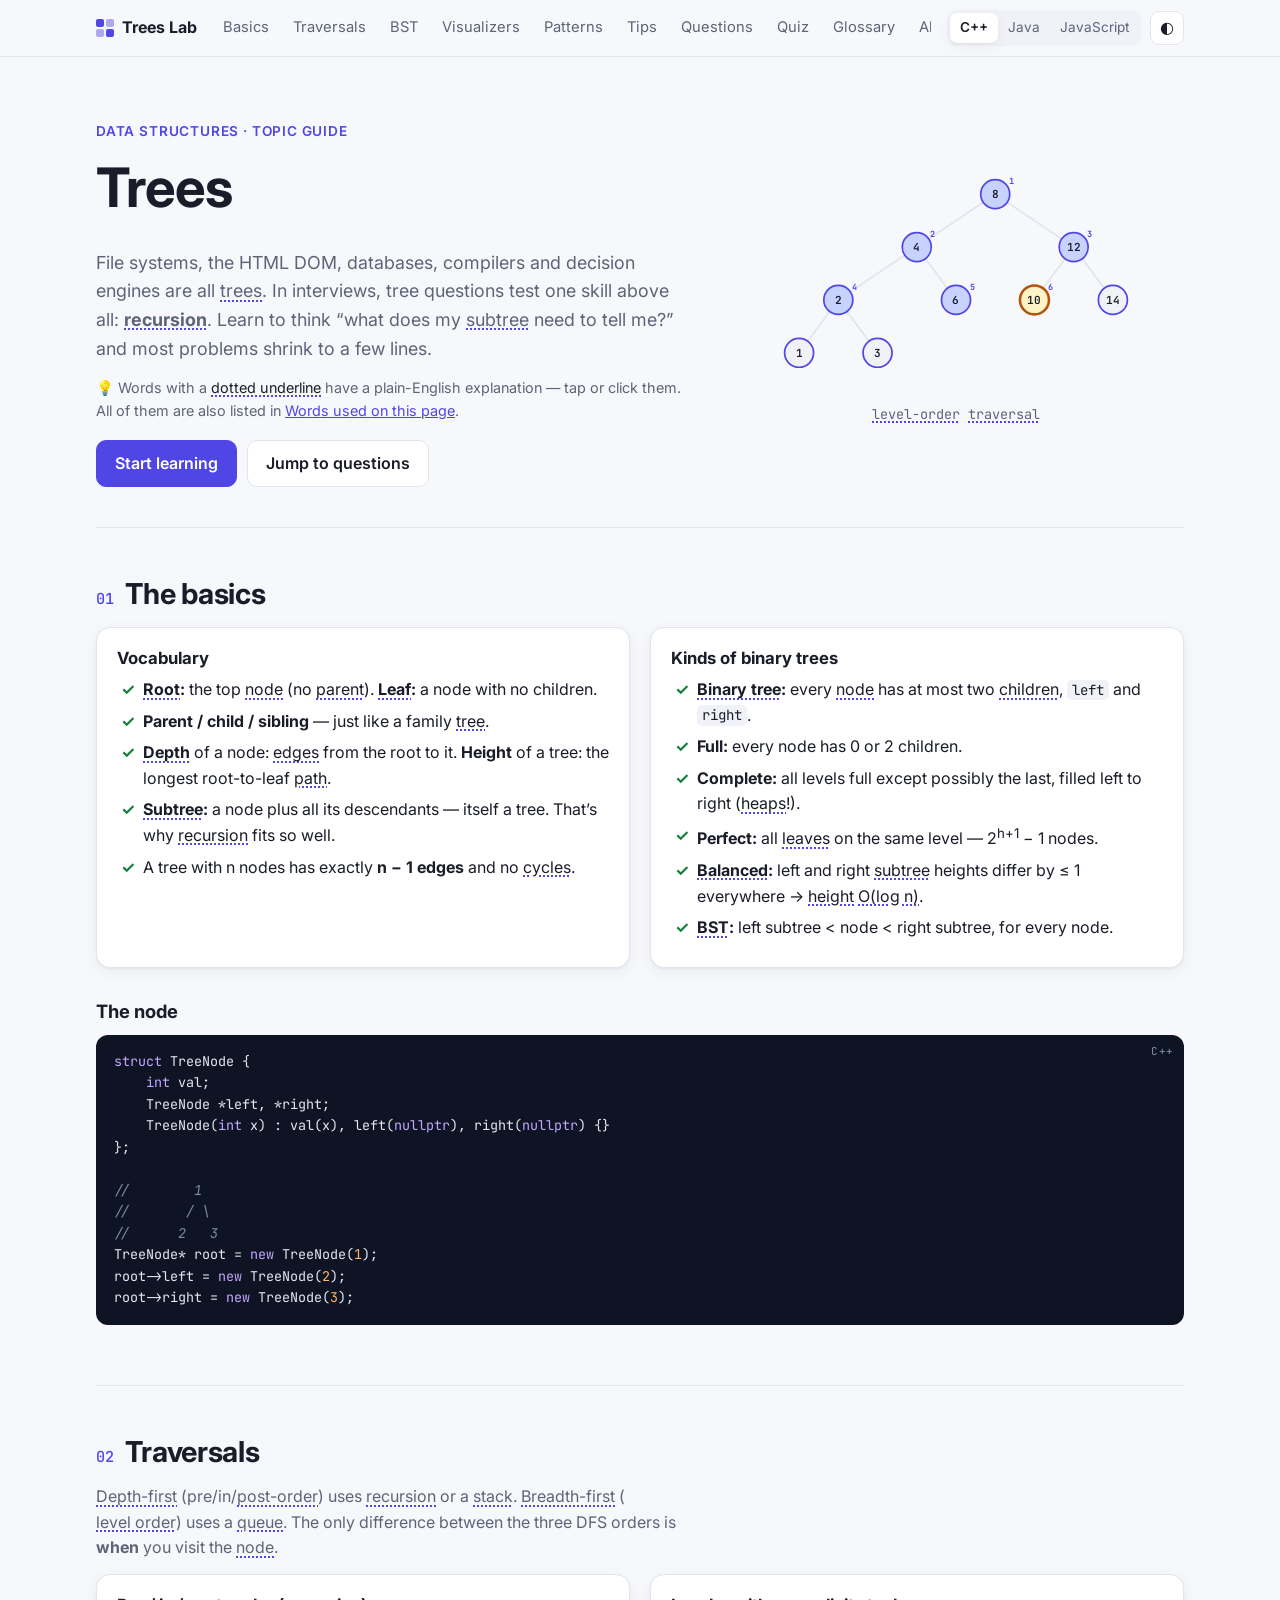
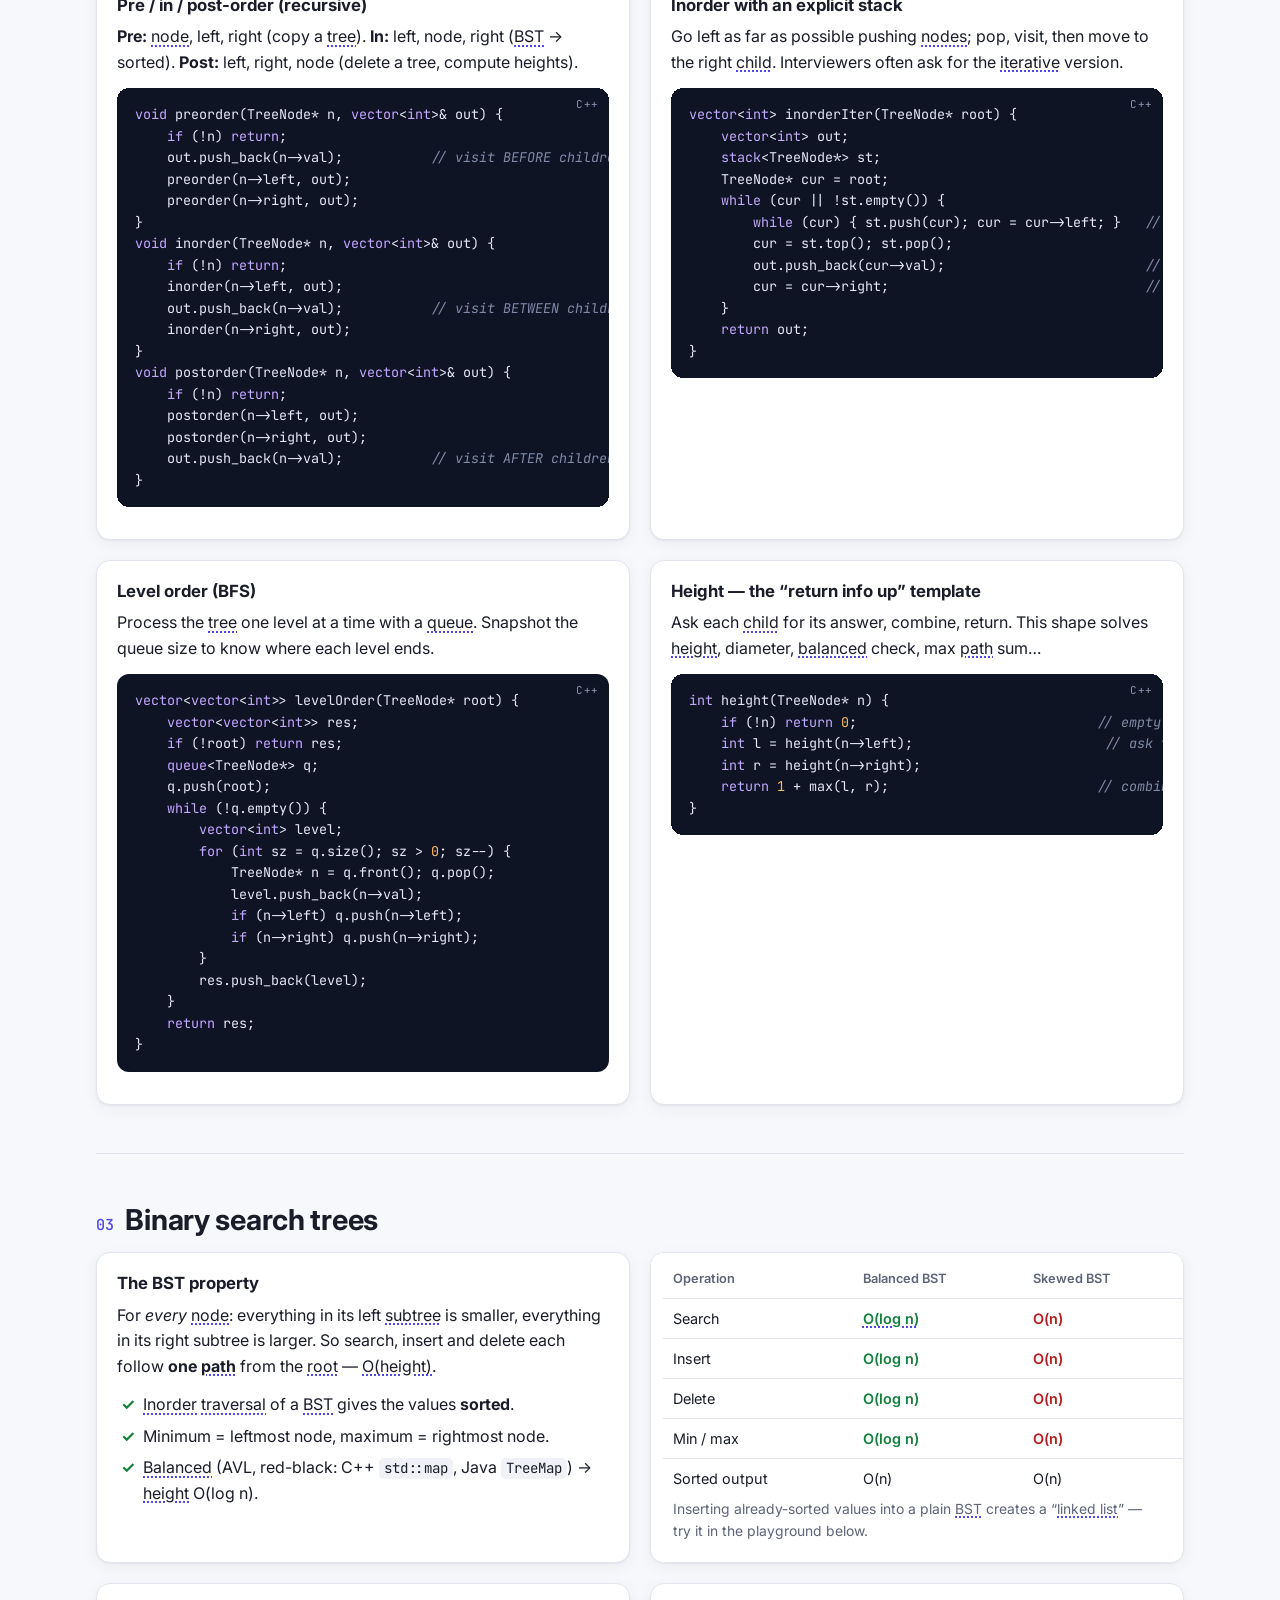
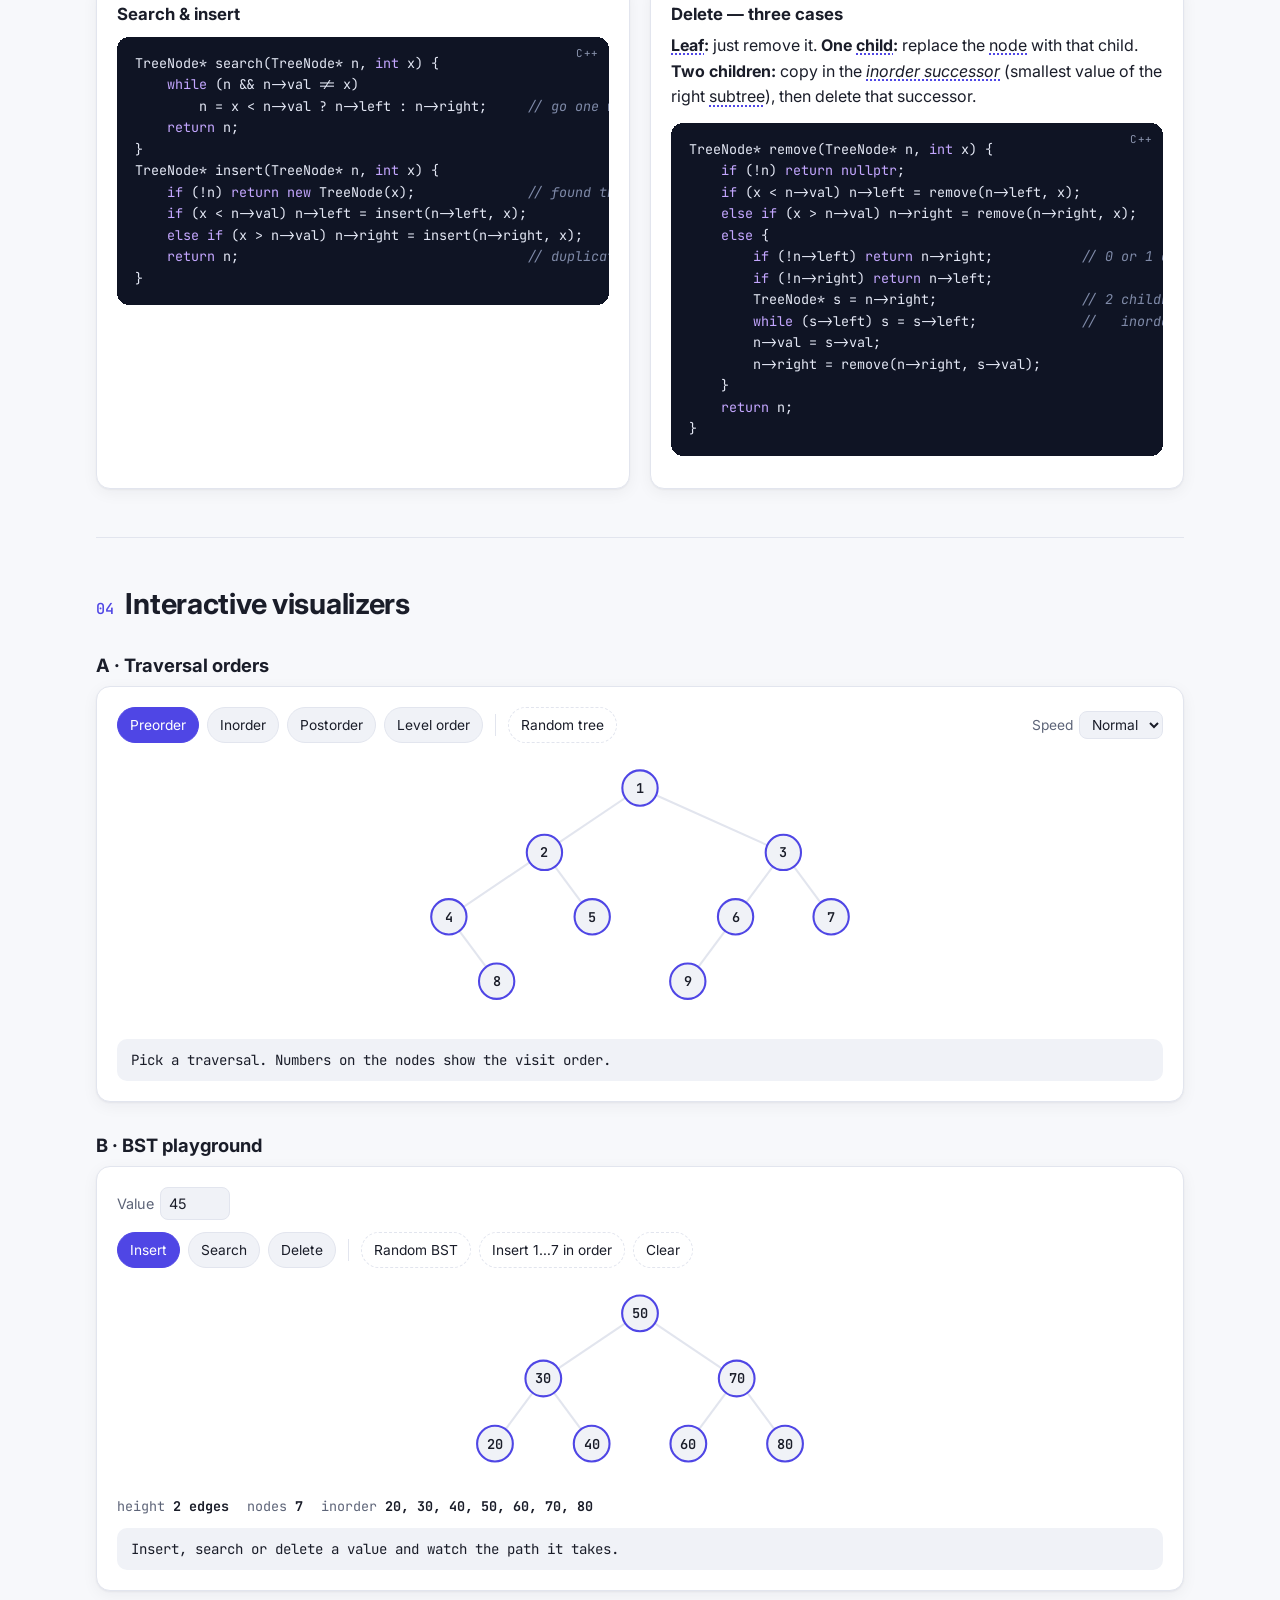
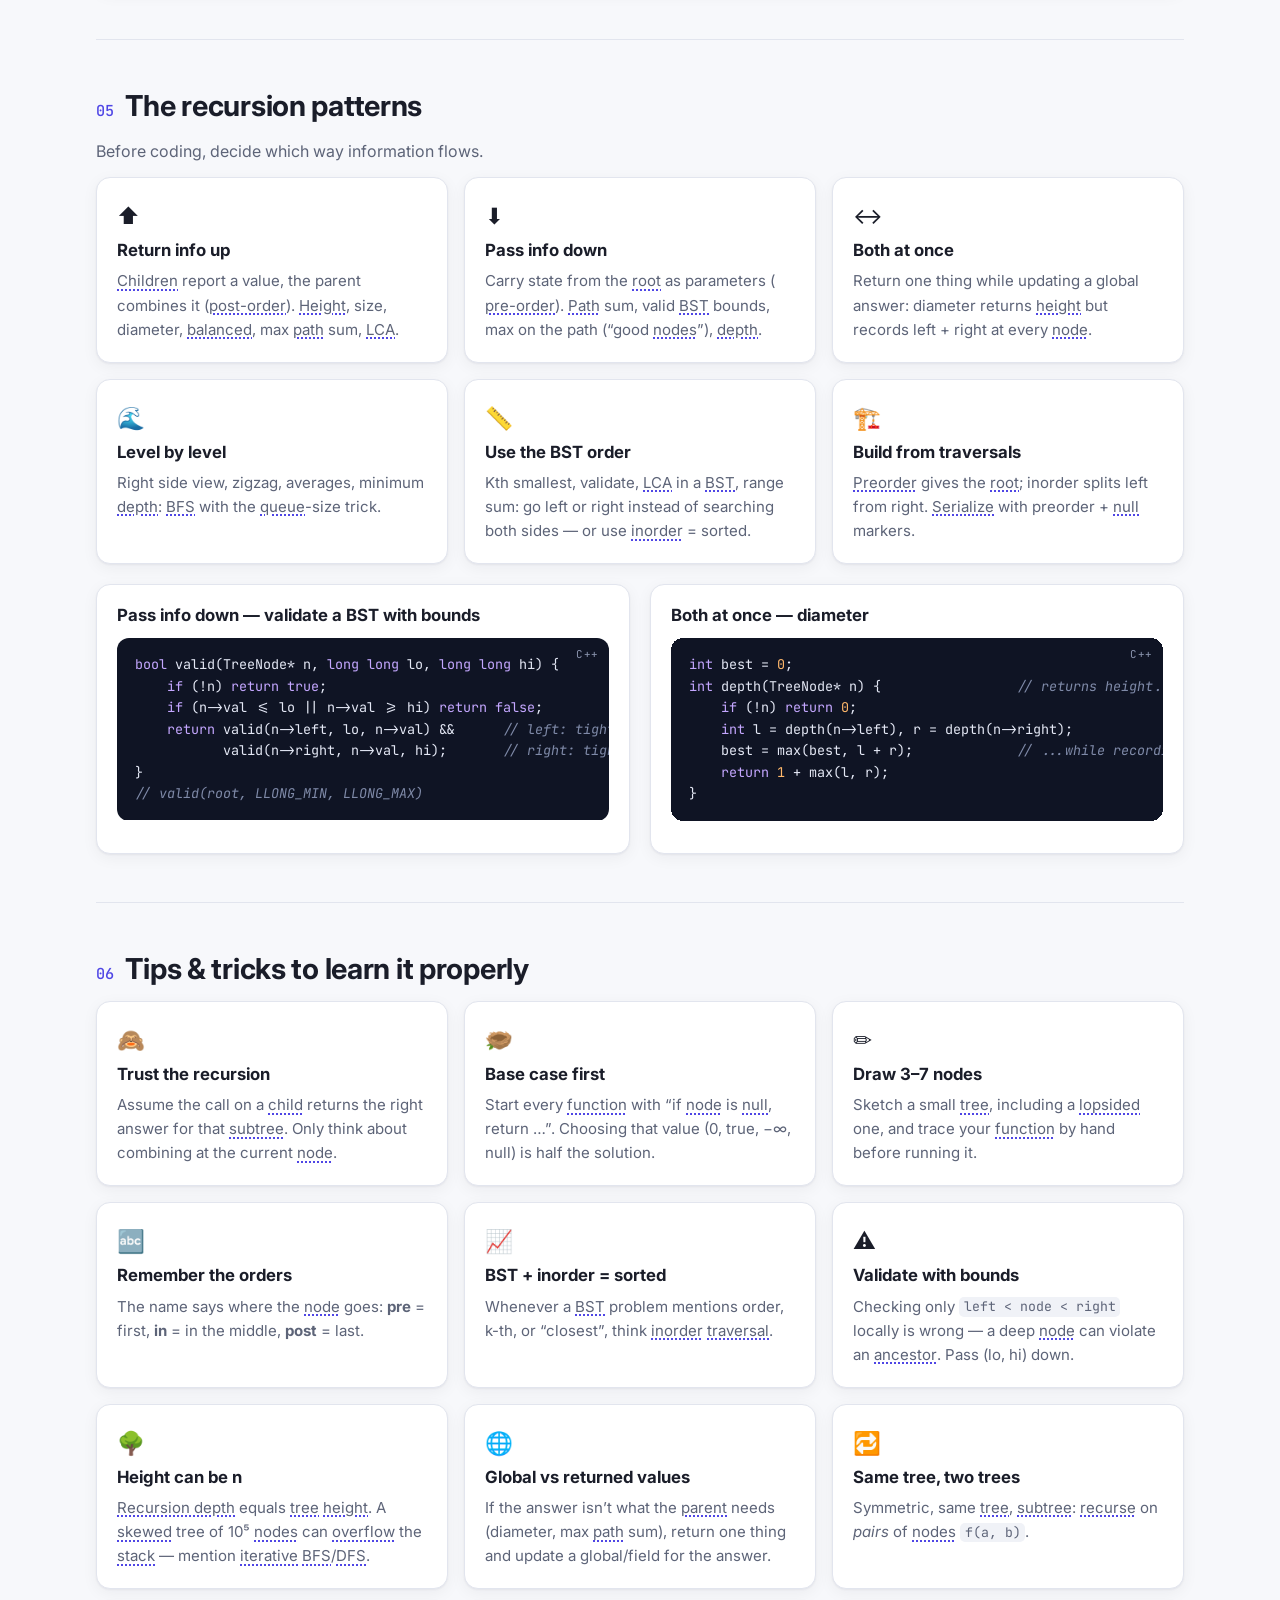
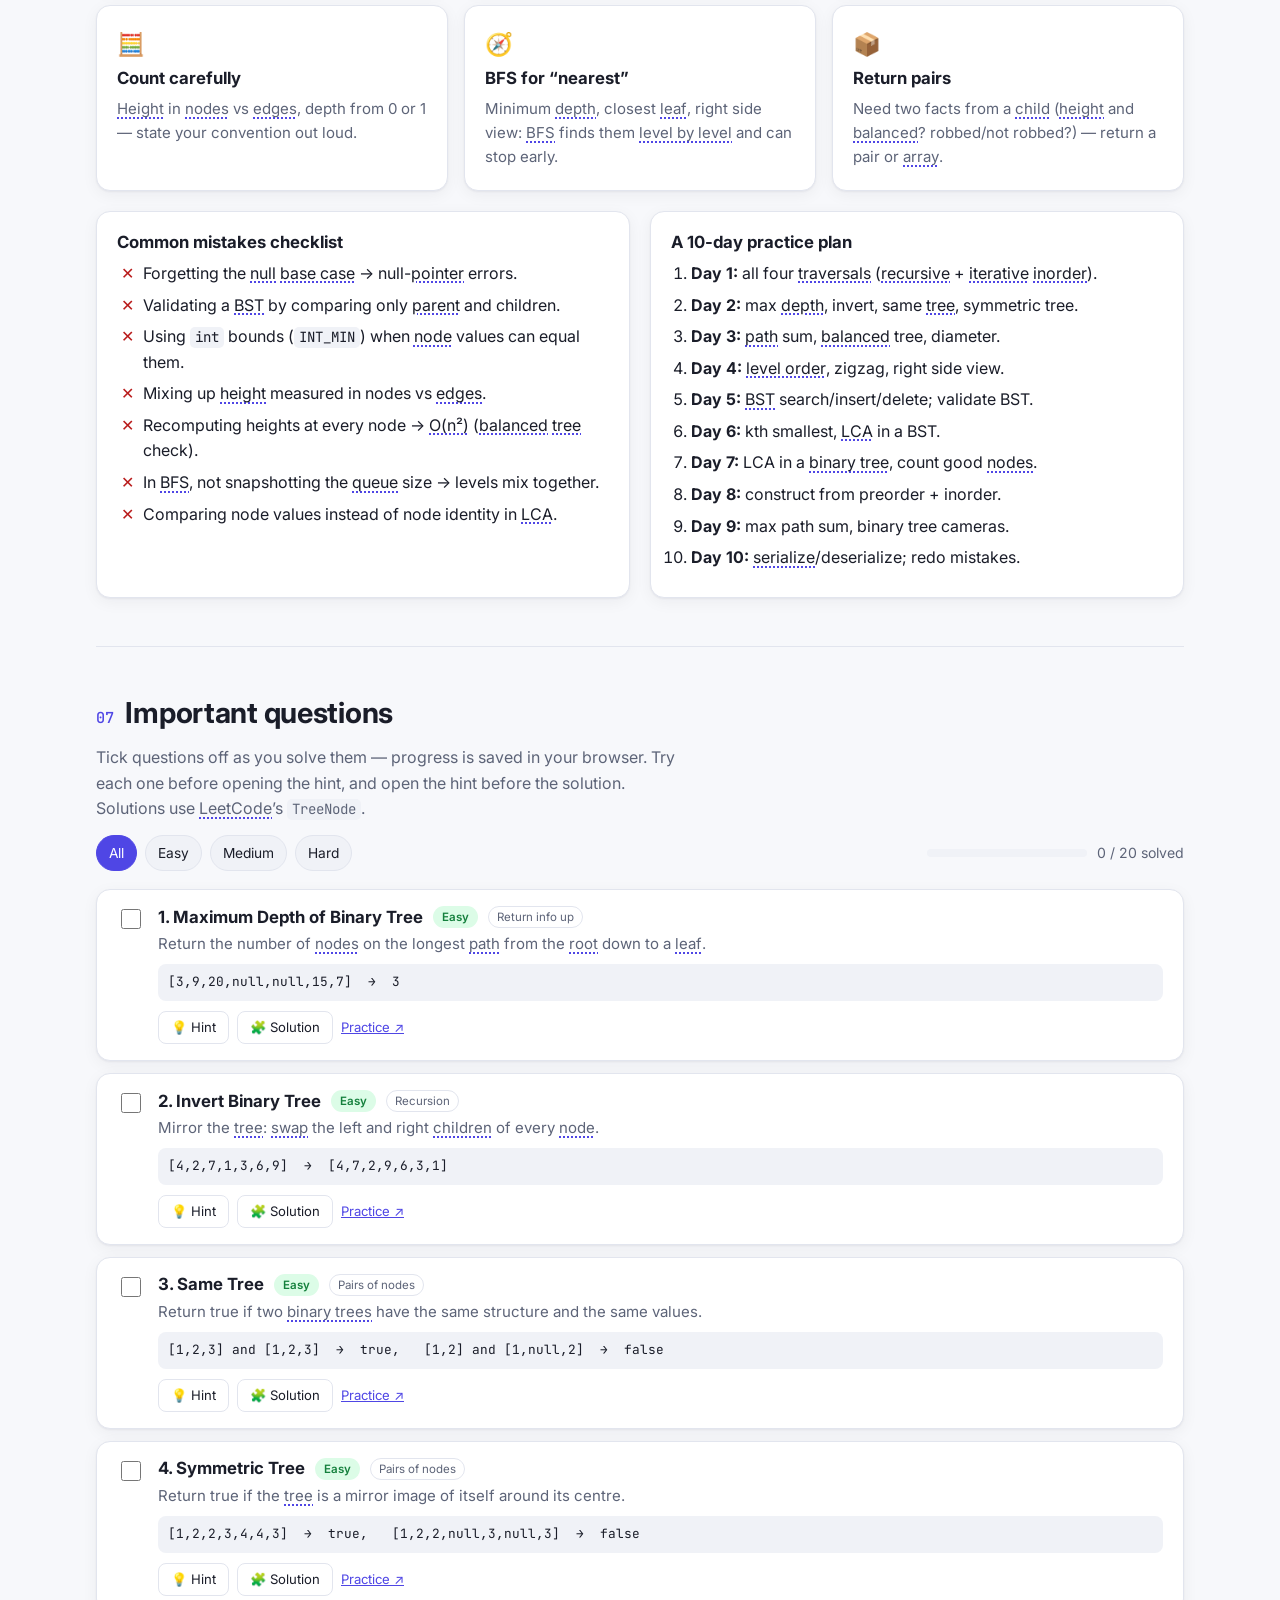
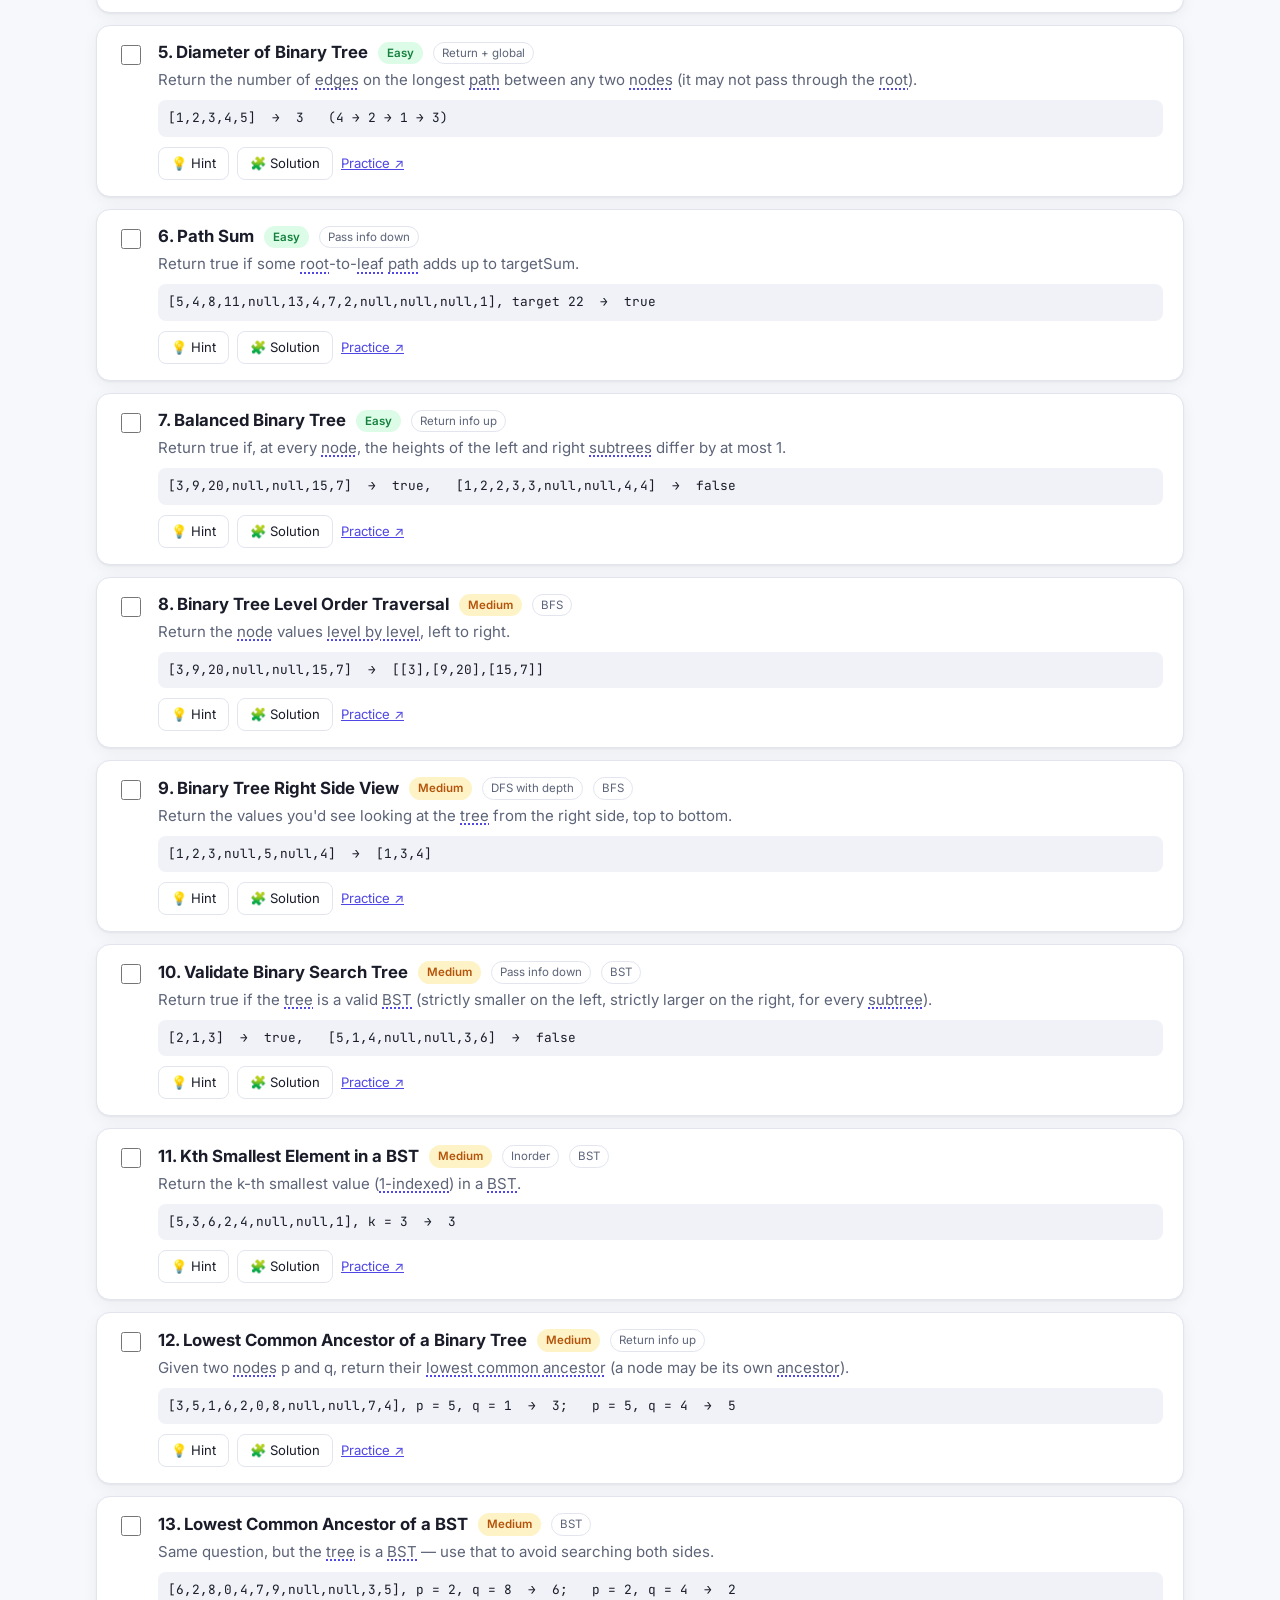
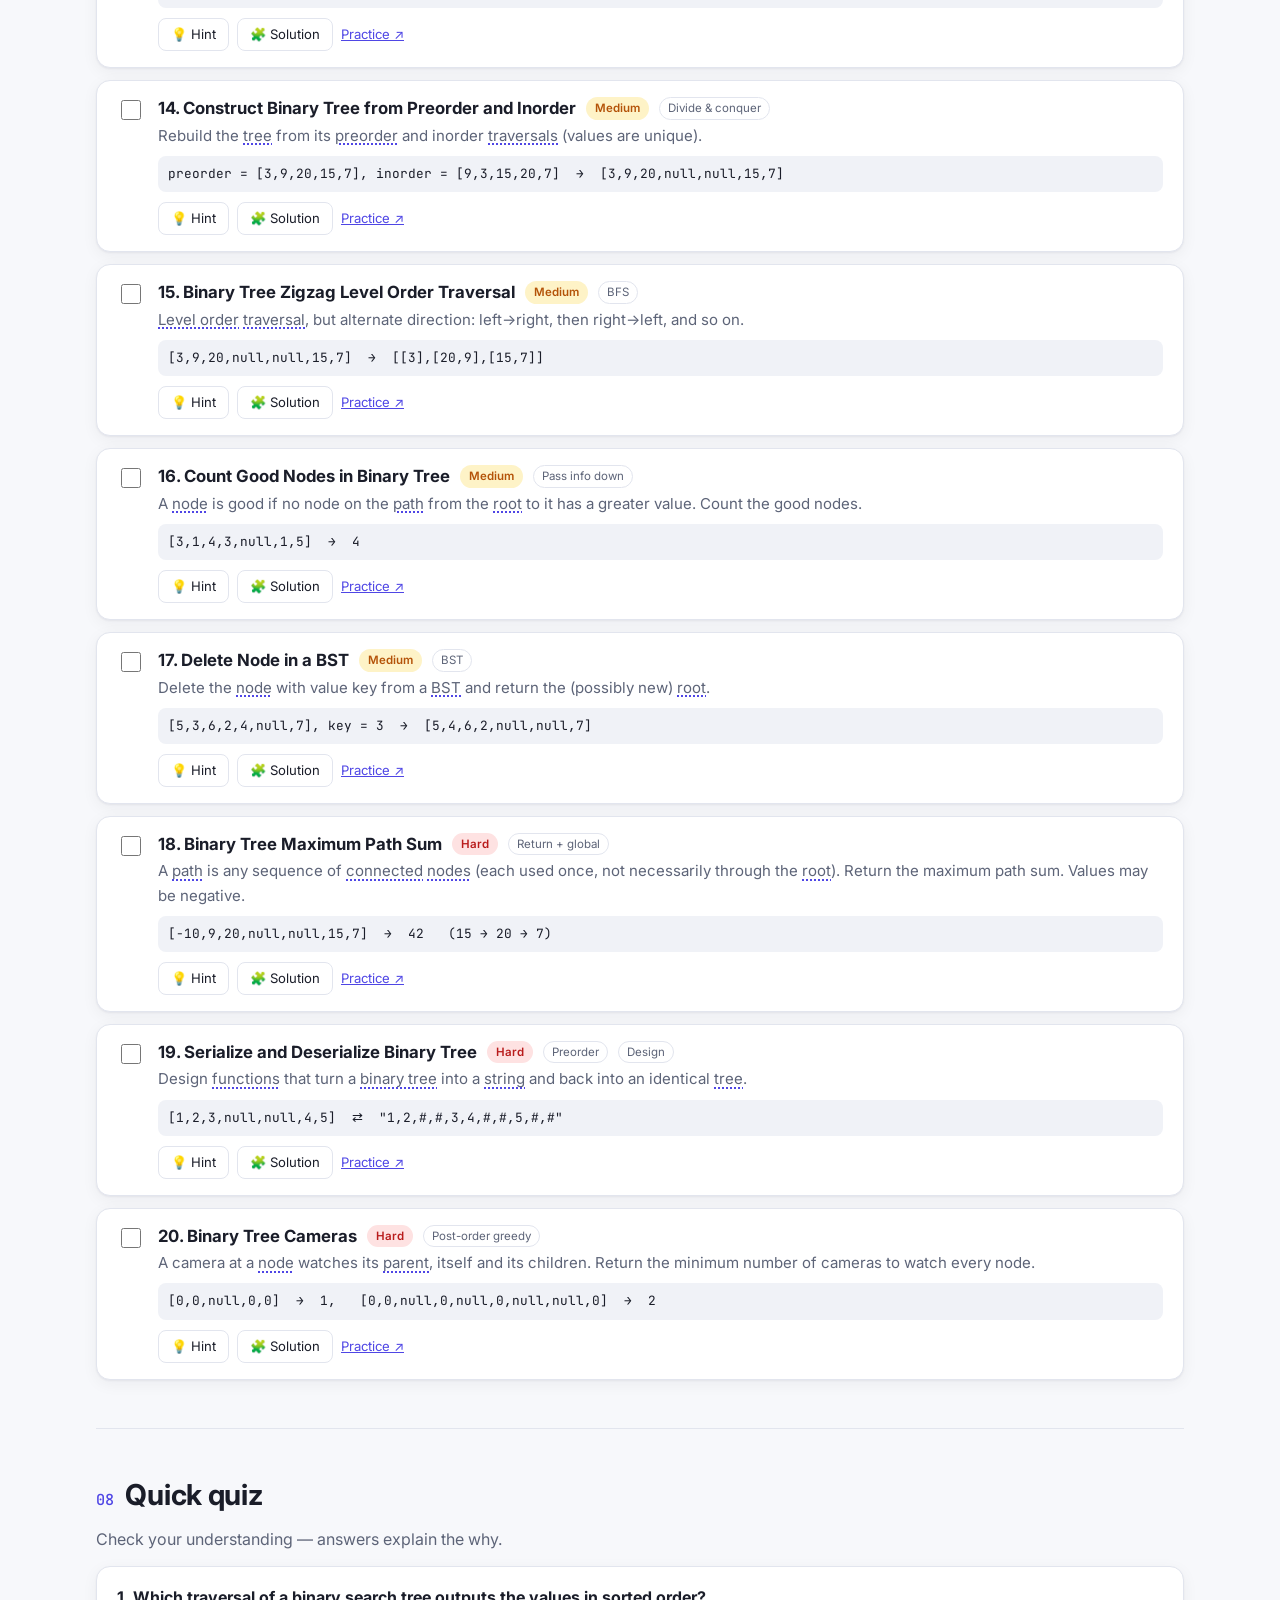
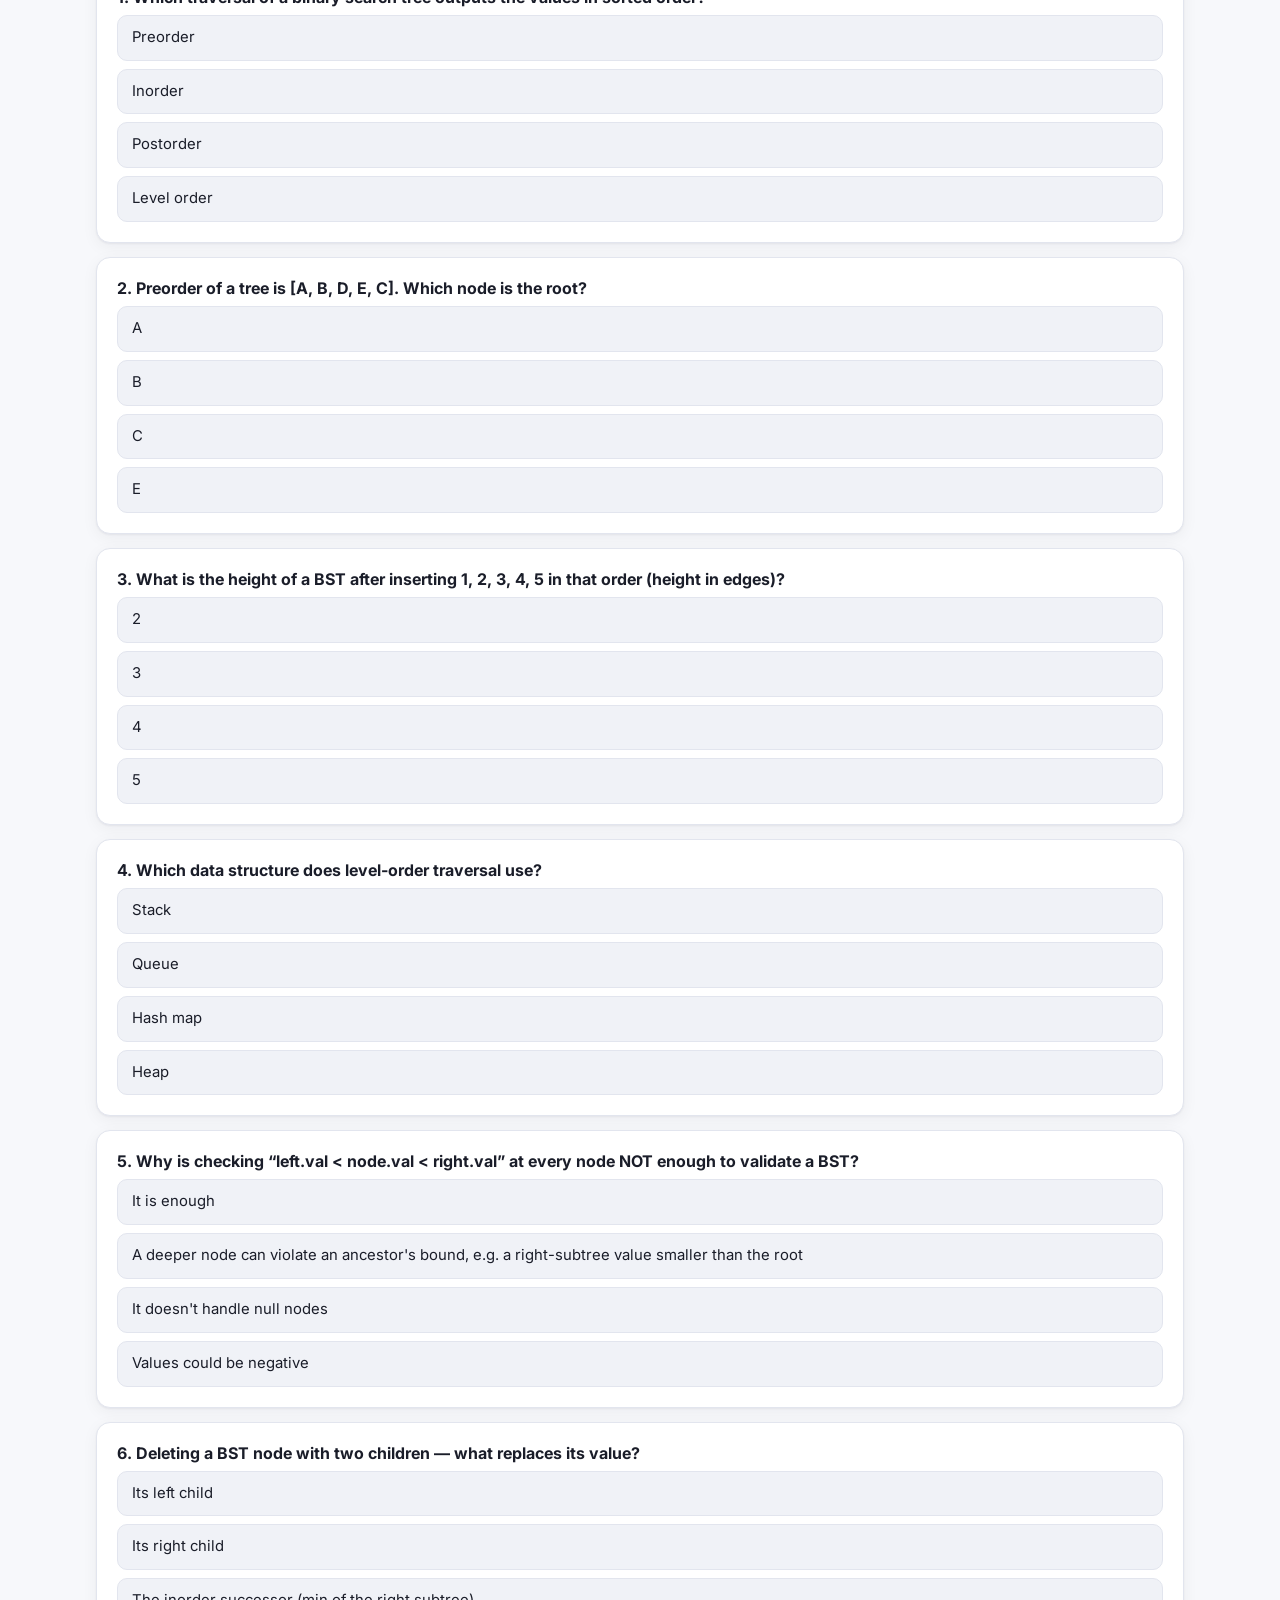
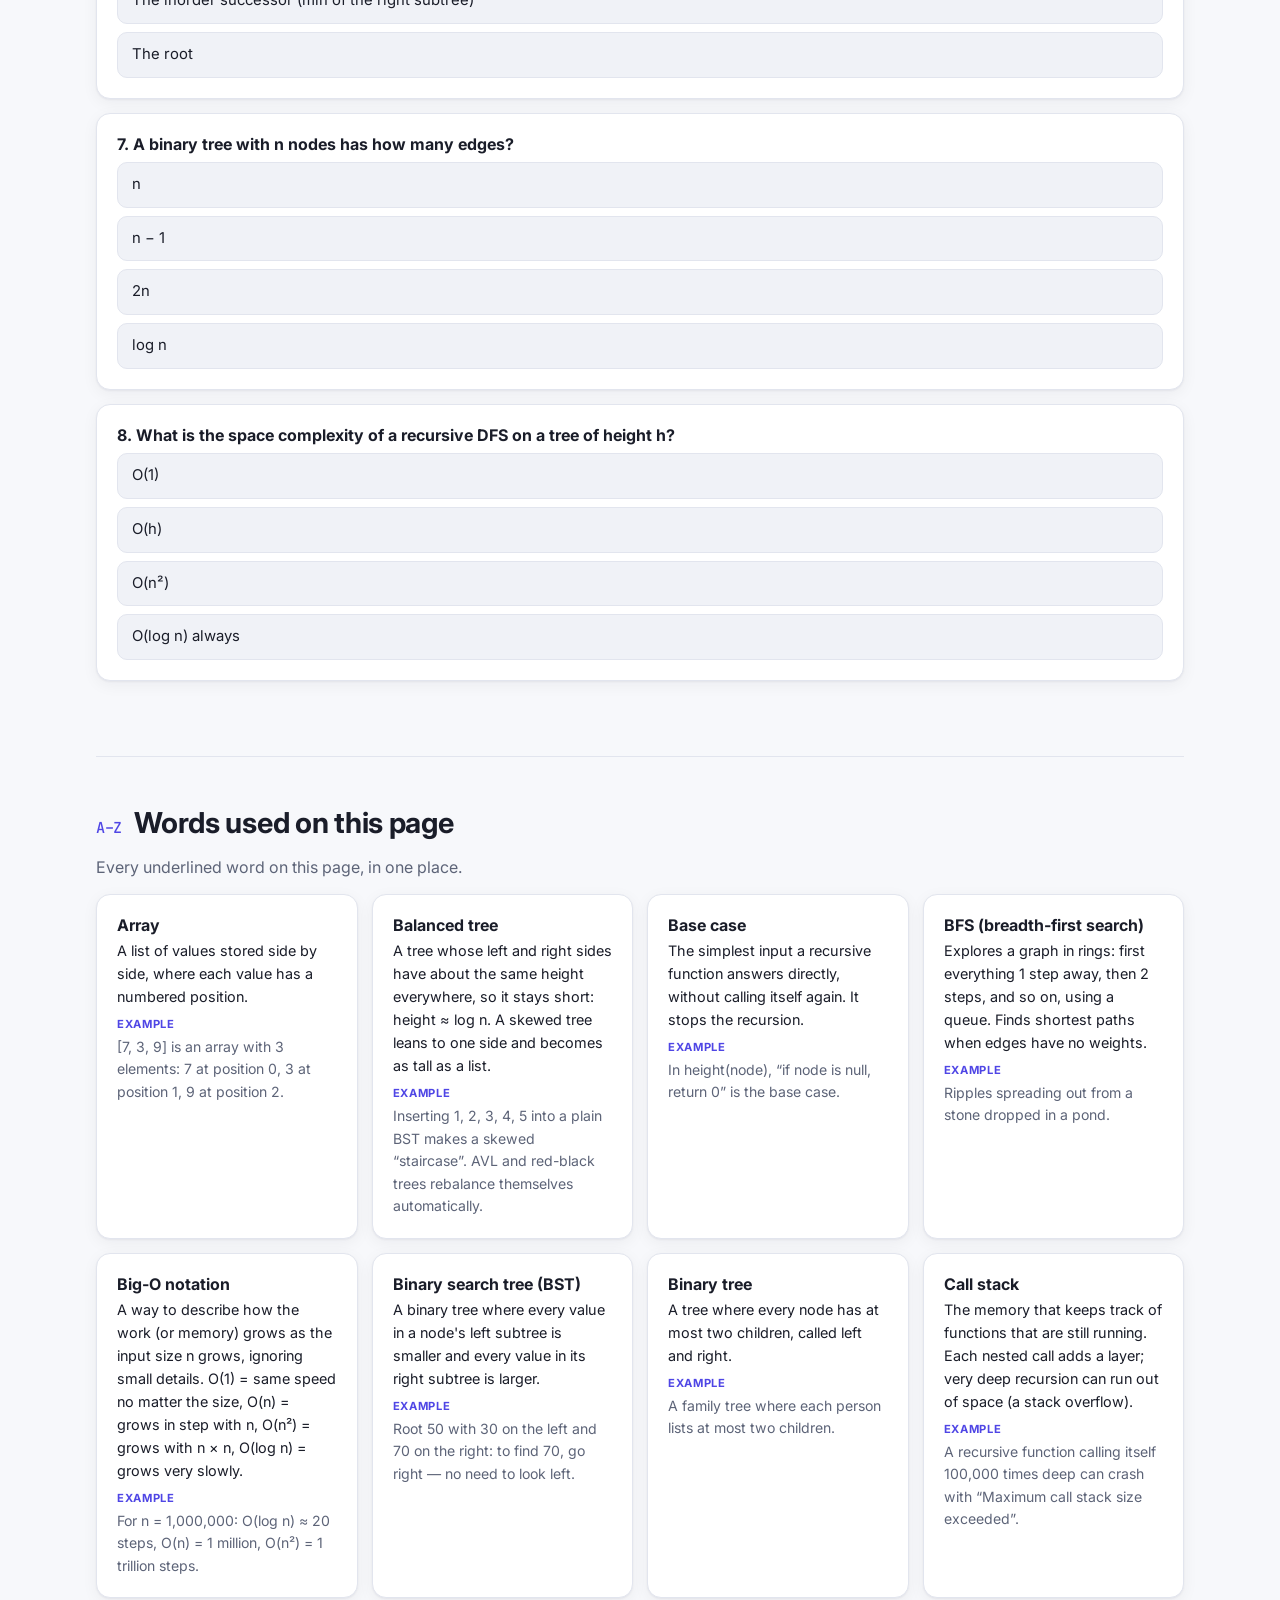
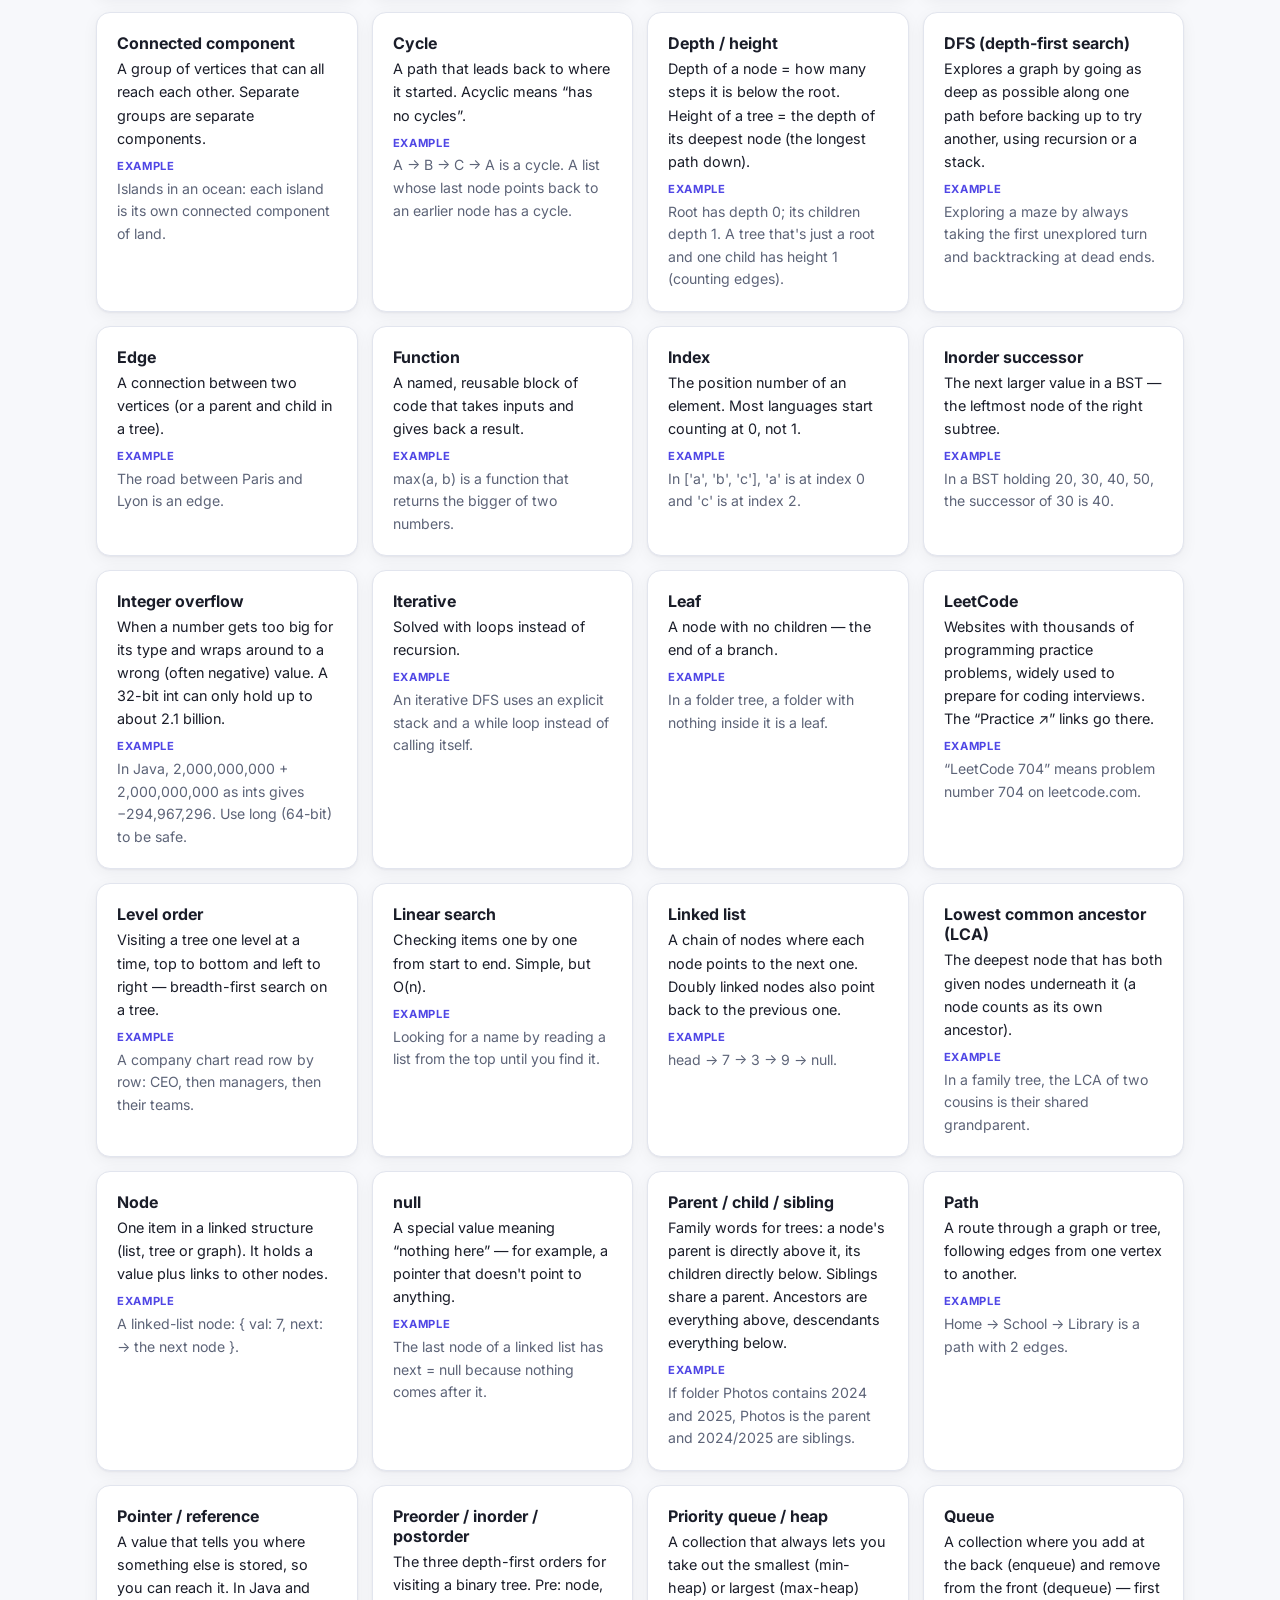
<file: trees/index.html>
<!doctype html>
<html lang="en">
<head>
  <meta charset="utf-8">
  <meta name="viewport" content="width=device-width, initial-scale=1">
  <title>Trees Guide</title>
  <meta name="description" content="Learn trees properly: terminology, binary trees, DFS and BFS traversals, binary search trees, recursion patterns, interactive traversal and BST visualizers, tips, and the most important interview questions with C++, Java and JavaScript solutions.">
  <link rel="preconnect" href="https://fonts.googleapis.com">
  <link rel="preconnect" href="https://fonts.gstatic.com" crossorigin>
  <link href="https://fonts.googleapis.com/css2?family=Inter:wght@400;500;600;700&family=JetBrains+Mono:wght@400;500&display=swap" rel="stylesheet">
  <link rel="stylesheet" href="styles.css">
  <link rel="stylesheet" href="../shared/glossary.css">
</head>
<body>
  <header class="topbar">
    <div class="topbar-inner">
      <a class="brand" href="#top">
        <span class="brand-grid" aria-hidden="true"><i></i><i></i><i></i><i></i></span>
        Trees&nbsp;Lab
      </a>
      <nav class="nav" aria-label="Sections">
        <a href="#basics">Basics</a>
        <a href="#traversals">Traversals</a>
        <a href="#bst">BST</a>
        <a href="#visualizer">Visualizers</a>
        <a href="#patterns">Patterns</a>
        <a href="#tips">Tips</a>
        <a href="#questions">Questions</a>
        <a href="#quiz">Quiz</a>
        <a href="../index.html">All topics</a>
      </nav>
      <div class="controls">
        <div class="lang-switch" role="group" aria-label="Code language">
          <button data-lang="cpp" class="active">C++</button>
          <button data-lang="java">Java</button>
          <button data-lang="js">JavaScript</button>
        </div>
        <button class="icon-btn" id="themeToggle" aria-label="Toggle dark mode" title="Toggle theme">◐</button>
      </div>
    </div>
  </header>

  <main id="top">
    <!-- HERO -->
    <section class="hero">
      <div class="hero-text">
        <p class="eyebrow">Data Structures · Topic Guide</p>
        <h1>Trees</h1>
        <p class="lead">File systems, the HTML DOM, databases, compilers and decision engines are all trees. In interviews,
          tree questions test one skill above all: <strong>recursion</strong>. Learn to think “what does my subtree need to
          tell me?” and most problems shrink to a few lines.</p>
        <div class="hero-cta">
          <a class="btn primary" href="#basics">Start learning</a>
          <a class="btn" href="#questions">Jump to questions</a>
        </div>
      </div>
      <div class="hero-tree" aria-hidden="true">
        <svg class="tree-svg" id="heroTree"></svg>
        <p class="hero-bs-cap" id="heroCap">level-order traversal</p>
      </div>
    </section>

    <!-- BASICS -->
    <section id="basics" class="section">
      <h2><span class="num">01</span> The basics</h2>

      <div class="grid-2">
        <div class="card">
          <h3>Vocabulary</h3>
          <ul class="checks">
            <li><strong>Root:</strong> the top node (no parent). <strong>Leaf:</strong> a node with no children.</li>
            <li><strong>Parent / child / sibling</strong> — just like a family tree.</li>
            <li><strong>Depth</strong> of a node: edges from the root to it. <strong>Height</strong> of a tree: the longest root-to-leaf path.</li>
            <li><strong>Subtree:</strong> a node plus all its descendants — itself a tree. That’s why recursion fits so well.</li>
            <li>A tree with n nodes has exactly <strong>n − 1 edges</strong> and no cycles.</li>
          </ul>
        </div>
        <div class="card">
          <h3>Kinds of binary trees</h3>
          <ul class="checks">
            <li><strong>Binary tree:</strong> every node has at most two children, <code>left</code> and <code>right</code>.</li>
            <li><strong>Full:</strong> every node has 0 or 2 children.</li>
            <li><strong>Complete:</strong> all levels full except possibly the last, filled left to right (heaps!).</li>
            <li><strong>Perfect:</strong> all leaves on the same level — 2<sup>h+1</sup> − 1 nodes.</li>
            <li><strong>Balanced:</strong> left and right subtree heights differ by ≤ 1 everywhere → height O(log n).</li>
            <li><strong>BST:</strong> left subtree &lt; node &lt; right subtree, for every node.</li>
          </ul>
        </div>
      </div>

      <h3 class="sub">The node</h3>
      <div class="code" data-code>
<pre data-lang="cpp"><code>struct TreeNode {
    int val;
    TreeNode *left, *right;
    TreeNode(int x) : val(x), left(nullptr), right(nullptr) {}
};

//        1
//       / \
//      2   3
TreeNode* root = new TreeNode(1);
root-&gt;left = new TreeNode(2);
root-&gt;right = new TreeNode(3);</code></pre>
<pre data-lang="java"><code>class TreeNode {
    int val;
    TreeNode left, right;
    TreeNode(int x) { val = x; }
}

//        1
//       / \
//      2   3
TreeNode root = new TreeNode(1);
root.left = new TreeNode(2);
root.right = new TreeNode(3);</code></pre>
<pre data-lang="js"><code>class TreeNode {
    constructor(val = 0, left = null, right = null) {
        this.val = val;
        this.left = left;
        this.right = right;
    }
}

//        1
//       / \
//      2   3
const root = new TreeNode(1, new TreeNode(2), new TreeNode(3));</code></pre>
      </div>
    </section>

    <!-- TRAVERSALS -->
    <section id="traversals" class="section">
      <h2><span class="num">02</span> Traversals</h2>
      <p class="lead small-lead">Depth-first (pre/in/post-order) uses recursion or a stack. Breadth-first (level order) uses a queue.
        The only difference between the three DFS orders is <strong>when</strong> you visit the node.</p>

      <div class="pattern-list">
        <article class="card pattern">
          <h3>Pre / in / post-order (recursive)</h3>
          <p><strong>Pre:</strong> node, left, right (copy a tree). <strong>In:</strong> left, node, right (BST → sorted).
            <strong>Post:</strong> left, right, node (delete a tree, compute heights).</p>
          <div class="code" data-code>
<pre data-lang="cpp"><code>void preorder(TreeNode* n, vector&lt;int&gt;&amp; out) {
    if (!n) return;
    out.push_back(n-&gt;val);           // visit BEFORE children
    preorder(n-&gt;left, out);
    preorder(n-&gt;right, out);
}
void inorder(TreeNode* n, vector&lt;int&gt;&amp; out) {
    if (!n) return;
    inorder(n-&gt;left, out);
    out.push_back(n-&gt;val);           // visit BETWEEN children
    inorder(n-&gt;right, out);
}
void postorder(TreeNode* n, vector&lt;int&gt;&amp; out) {
    if (!n) return;
    postorder(n-&gt;left, out);
    postorder(n-&gt;right, out);
    out.push_back(n-&gt;val);           // visit AFTER children
}</code></pre>
<pre data-lang="java"><code>void preorder(TreeNode n, List&lt;Integer&gt; out) {
    if (n == null) return;
    out.add(n.val);                  // visit BEFORE children
    preorder(n.left, out);
    preorder(n.right, out);
}
void inorder(TreeNode n, List&lt;Integer&gt; out) {
    if (n == null) return;
    inorder(n.left, out);
    out.add(n.val);                  // visit BETWEEN children
    inorder(n.right, out);
}
void postorder(TreeNode n, List&lt;Integer&gt; out) {
    if (n == null) return;
    postorder(n.left, out);
    postorder(n.right, out);
    out.add(n.val);                  // visit AFTER children
}</code></pre>
<pre data-lang="js"><code>function preorder(n, out = []) {
    if (!n) return out;
    out.push(n.val);                 // visit BEFORE children
    preorder(n.left, out);
    preorder(n.right, out);
    return out;
}
function inorder(n, out = []) {
    if (!n) return out;
    inorder(n.left, out);
    out.push(n.val);                 // visit BETWEEN children
    inorder(n.right, out);
    return out;
}
function postorder(n, out = []) {
    if (!n) return out;
    postorder(n.left, out);
    postorder(n.right, out);
    out.push(n.val);                 // visit AFTER children
    return out;
}</code></pre>
          </div>
        </article>

        <article class="card pattern">
          <h3>Inorder with an explicit stack</h3>
          <p>Go left as far as possible pushing nodes; pop, visit, then move to the right child. Interviewers often ask for the iterative version.</p>
          <div class="code" data-code>
<pre data-lang="cpp"><code>vector&lt;int&gt; inorderIter(TreeNode* root) {
    vector&lt;int&gt; out;
    stack&lt;TreeNode*&gt; st;
    TreeNode* cur = root;
    while (cur || !st.empty()) {
        while (cur) { st.push(cur); cur = cur-&gt;left; }   // dive left
        cur = st.top(); st.pop();
        out.push_back(cur-&gt;val);                         // visit
        cur = cur-&gt;right;                                // then right subtree
    }
    return out;
}</code></pre>
<pre data-lang="java"><code>List&lt;Integer&gt; inorderIter(TreeNode root) {
    List&lt;Integer&gt; out = new ArrayList&lt;&gt;();
    Deque&lt;TreeNode&gt; st = new ArrayDeque&lt;&gt;();
    TreeNode cur = root;
    while (cur != null || !st.isEmpty()) {
        while (cur != null) { st.push(cur); cur = cur.left; }   // dive left
        cur = st.pop();
        out.add(cur.val);                                       // visit
        cur = cur.right;                                        // then right subtree
    }
    return out;
}</code></pre>
<pre data-lang="js"><code>function inorderIter(root) {
    const out = [], st = [];
    let cur = root;
    while (cur || st.length) {
        while (cur) { st.push(cur); cur = cur.left; }    // dive left
        cur = st.pop();
        out.push(cur.val);                               // visit
        cur = cur.right;                                 // then right subtree
    }
    return out;
}</code></pre>
          </div>
        </article>

        <article class="card pattern">
          <h3>Level order (BFS)</h3>
          <p>Process the tree one level at a time with a queue. Snapshot the queue size to know where each level ends.</p>
          <div class="code" data-code>
<pre data-lang="cpp"><code>vector&lt;vector&lt;int&gt;&gt; levelOrder(TreeNode* root) {
    vector&lt;vector&lt;int&gt;&gt; res;
    if (!root) return res;
    queue&lt;TreeNode*&gt; q;
    q.push(root);
    while (!q.empty()) {
        vector&lt;int&gt; level;
        for (int sz = q.size(); sz &gt; 0; sz--) {
            TreeNode* n = q.front(); q.pop();
            level.push_back(n-&gt;val);
            if (n-&gt;left) q.push(n-&gt;left);
            if (n-&gt;right) q.push(n-&gt;right);
        }
        res.push_back(level);
    }
    return res;
}</code></pre>
<pre data-lang="java"><code>List&lt;List&lt;Integer&gt;&gt; levelOrder(TreeNode root) {
    List&lt;List&lt;Integer&gt;&gt; res = new ArrayList&lt;&gt;();
    if (root == null) return res;
    Queue&lt;TreeNode&gt; q = new ArrayDeque&lt;&gt;();
    q.offer(root);
    while (!q.isEmpty()) {
        List&lt;Integer&gt; level = new ArrayList&lt;&gt;();
        for (int sz = q.size(); sz &gt; 0; sz--) {
            TreeNode n = q.poll();
            level.add(n.val);
            if (n.left != null) q.offer(n.left);
            if (n.right != null) q.offer(n.right);
        }
        res.add(level);
    }
    return res;
}</code></pre>
<pre data-lang="js"><code>function levelOrder(root) {
    const res = [];
    let level = root ? [root] : [];
    while (level.length) {                    // one array per level: no shift()
        res.push(level.map(n =&gt; n.val));
        const next = [];
        for (const n of level) {
            if (n.left) next.push(n.left);
            if (n.right) next.push(n.right);
        }
        level = next;
    }
    return res;
}</code></pre>
          </div>
        </article>

        <article class="card pattern">
          <h3>Height — the “return info up” template</h3>
          <p>Ask each child for its answer, combine, return. This shape solves height, diameter, balanced check, max path sum…</p>
          <div class="code" data-code>
<pre data-lang="cpp"><code>int height(TreeNode* n) {
    if (!n) return 0;                              // empty tree
    int l = height(n-&gt;left);                        // ask the children
    int r = height(n-&gt;right);
    return 1 + max(l, r);                          // combine
}</code></pre>
<pre data-lang="java"><code>int height(TreeNode n) {
    if (n == null) return 0;                       // empty tree
    int l = height(n.left);                        // ask the children
    int r = height(n.right);
    return 1 + Math.max(l, r);                     // combine
}</code></pre>
<pre data-lang="js"><code>function height(n) {
    if (!n) return 0;                              // empty tree
    const l = height(n.left);                      // ask the children
    const r = height(n.right);
    return 1 + Math.max(l, r);                     // combine
}</code></pre>
          </div>
        </article>
      </div>
    </section>

    <!-- BST -->
    <section id="bst" class="section">
      <h2><span class="num">03</span> Binary search trees</h2>

      <div class="grid-2">
        <div class="card">
          <h3>The BST property</h3>
          <p>For <em>every</em> node: everything in its left subtree is smaller, everything in its right subtree is larger.
            So search, insert and delete each follow <strong>one path</strong> from the root — O(height).</p>
          <ul class="checks">
            <li>Inorder traversal of a BST gives the values <strong>sorted</strong>.</li>
            <li>Minimum = leftmost node, maximum = rightmost node.</li>
            <li>Balanced (AVL, red-black: C++ <code>std::map</code>, Java <code>TreeMap</code>) → height O(log n).</li>
          </ul>
        </div>
        <div class="card table-card">
          <table class="cmp-table">
            <thead><tr><th>Operation</th><th>Balanced BST</th><th>Skewed BST</th></tr></thead>
            <tbody>
              <tr><td>Search</td><td class="good">O(log n)</td><td class="bad">O(n)</td></tr>
              <tr><td>Insert</td><td class="good">O(log n)</td><td class="bad">O(n)</td></tr>
              <tr><td>Delete</td><td class="good">O(log n)</td><td class="bad">O(n)</td></tr>
              <tr><td>Min / max</td><td class="good">O(log n)</td><td class="bad">O(n)</td></tr>
              <tr><td>Sorted output</td><td>O(n)</td><td>O(n)</td></tr>
            </tbody>
          </table>
          <p class="muted small" style="padding:0 10px">Inserting already-sorted values into a plain BST creates a “linked list” — try it in the playground below.</p>
        </div>
      </div>

      <div class="pattern-list mt">
        <article class="card pattern">
          <h3>Search &amp; insert</h3>
          <div class="code" data-code>
<pre data-lang="cpp"><code>TreeNode* search(TreeNode* n, int x) {
    while (n &amp;&amp; n-&gt;val != x)
        n = x &lt; n-&gt;val ? n-&gt;left : n-&gt;right;     // go one way only
    return n;
}
TreeNode* insert(TreeNode* n, int x) {
    if (!n) return new TreeNode(x);              // found the empty spot
    if (x &lt; n-&gt;val) n-&gt;left = insert(n-&gt;left, x);
    else if (x &gt; n-&gt;val) n-&gt;right = insert(n-&gt;right, x);
    return n;                                    // duplicates ignored
}</code></pre>
<pre data-lang="java"><code>TreeNode search(TreeNode n, int x) {
    while (n != null &amp;&amp; n.val != x)
        n = x &lt; n.val ? n.left : n.right;        // go one way only
    return n;
}
TreeNode insert(TreeNode n, int x) {
    if (n == null) return new TreeNode(x);       // found the empty spot
    if (x &lt; n.val) n.left = insert(n.left, x);
    else if (x &gt; n.val) n.right = insert(n.right, x);
    return n;                                    // duplicates ignored
}</code></pre>
<pre data-lang="js"><code>function search(n, x) {
    while (n &amp;&amp; n.val !== x)
        n = x &lt; n.val ? n.left : n.right;        // go one way only
    return n;
}
function insert(n, x) {
    if (!n) return new TreeNode(x);              // found the empty spot
    if (x &lt; n.val) n.left = insert(n.left, x);
    else if (x &gt; n.val) n.right = insert(n.right, x);
    return n;                                    // duplicates ignored
}</code></pre>
          </div>
        </article>

        <article class="card pattern">
          <h3>Delete — three cases</h3>
          <p><strong>Leaf:</strong> just remove it. <strong>One child:</strong> replace the node with that child.
            <strong>Two children:</strong> copy in the <em>inorder successor</em> (smallest value of the right subtree), then delete that successor.</p>
          <div class="code" data-code>
<pre data-lang="cpp"><code>TreeNode* remove(TreeNode* n, int x) {
    if (!n) return nullptr;
    if (x &lt; n-&gt;val) n-&gt;left = remove(n-&gt;left, x);
    else if (x &gt; n-&gt;val) n-&gt;right = remove(n-&gt;right, x);
    else {
        if (!n-&gt;left) return n-&gt;right;           // 0 or 1 child
        if (!n-&gt;right) return n-&gt;left;
        TreeNode* s = n-&gt;right;                  // 2 children:
        while (s-&gt;left) s = s-&gt;left;             //   inorder successor
        n-&gt;val = s-&gt;val;
        n-&gt;right = remove(n-&gt;right, s-&gt;val);
    }
    return n;
}</code></pre>
<pre data-lang="java"><code>TreeNode remove(TreeNode n, int x) {
    if (n == null) return null;
    if (x &lt; n.val) n.left = remove(n.left, x);
    else if (x &gt; n.val) n.right = remove(n.right, x);
    else {
        if (n.left == null) return n.right;      // 0 or 1 child
        if (n.right == null) return n.left;
        TreeNode s = n.right;                    // 2 children:
        while (s.left != null) s = s.left;       //   inorder successor
        n.val = s.val;
        n.right = remove(n.right, s.val);
    }
    return n;
}</code></pre>
<pre data-lang="js"><code>function remove(n, x) {
    if (!n) return null;
    if (x &lt; n.val) n.left = remove(n.left, x);
    else if (x &gt; n.val) n.right = remove(n.right, x);
    else {
        if (!n.left) return n.right;             // 0 or 1 child
        if (!n.right) return n.left;
        let s = n.right;                         // 2 children:
        while (s.left) s = s.left;               //   inorder successor
        n.val = s.val;
        n.right = remove(n.right, s.val);
    }
    return n;
}</code></pre>
          </div>
        </article>
      </div>
    </section>

    <!-- VISUALIZERS -->
    <section id="visualizer" class="section">
      <h2><span class="num">04</span> Interactive visualizers</h2>

      <h3 class="sub">A · Traversal orders</h3>
      <div class="viz card">
        <div class="viz-buttons" id="travButtons">
          <button data-trav="pre" class="active">Preorder</button>
          <button data-trav="in">Inorder</button>
          <button data-trav="post">Postorder</button>
          <button data-trav="level">Level order</button>
          <span class="divider"></span>
          <button id="travRandom" class="op">Random tree</button>
          <label class="inline-ctl">Speed
            <select id="travSpeed">
              <option value="1000">Slow</option>
              <option value="600" selected>Normal</option>
              <option value="250">Fast</option>
            </select>
          </label>
        </div>
        <svg class="tree-svg big" id="travSvg"></svg>
        <div class="bs-status" id="travStatus">Pick a traversal. Numbers on the nodes show the visit order.</div>
      </div>

      <h3 class="sub">B · BST playground</h3>
      <div class="viz card">
        <div class="viz-controls">
          <label>Value <input type="number" id="bstVal" value="45"></label>
        </div>
        <div class="viz-buttons">
          <button data-bst="insert" class="active">Insert</button>
          <button data-bst="search">Search</button>
          <button data-bst="delete">Delete</button>
          <span class="divider"></span>
          <button class="op" id="bstRandom">Random BST</button>
          <button class="op" id="bstSorted">Insert 1…7 in order</button>
          <button class="op" id="bstClear">Clear</button>
        </div>
        <svg class="tree-svg big" id="bstSvg"></svg>
        <div class="bst-info"><span>height <b id="bstH">0</b></span><span>nodes <b id="bstN">0</b></span><span>inorder <b id="bstIn">—</b></span></div>
        <div class="bs-status" id="bstStatus">Insert, search or delete a value and watch the path it takes.</div>
      </div>
    </section>

    <!-- PATTERNS -->
    <section id="patterns" class="section">
      <h2><span class="num">05</span> The recursion patterns</h2>
      <p class="lead small-lead">Before coding, decide which way information flows.</p>

      <div class="tips three">
        <div class="tip card"><div class="tip-ico">⬆️</div><h3>Return info up</h3>
          <p>Children report a value, the parent combines it (post-order). Height, size, diameter, balanced, max path sum, LCA.</p></div>
        <div class="tip card"><div class="tip-ico">⬇️</div><h3>Pass info down</h3>
          <p>Carry state from the root as parameters (pre-order). Path sum, valid BST bounds, max on the path (“good nodes”), depth.</p></div>
        <div class="tip card"><div class="tip-ico">↔️</div><h3>Both at once</h3>
          <p>Return one thing while updating a global answer: diameter returns height but records left + right at every node.</p></div>
        <div class="tip card"><div class="tip-ico">🌊</div><h3>Level by level</h3>
          <p>Right side view, zigzag, averages, minimum depth: BFS with the queue-size trick.</p></div>
        <div class="tip card"><div class="tip-ico">📏</div><h3>Use the BST order</h3>
          <p>Kth smallest, validate, LCA in a BST, range sum: go left or right instead of searching both sides — or use inorder = sorted.</p></div>
        <div class="tip card"><div class="tip-ico">🏗️</div><h3>Build from traversals</h3>
          <p>Preorder gives the root; inorder splits left from right. Serialize with preorder + null markers.</p></div>
      </div>

      <div class="pattern-list mt">
        <article class="card pattern">
          <h3>Pass info down — validate a BST with bounds</h3>
          <div class="code" data-code>
<pre data-lang="cpp"><code>bool valid(TreeNode* n, long long lo, long long hi) {
    if (!n) return true;
    if (n-&gt;val &lt;= lo || n-&gt;val &gt;= hi) return false;
    return valid(n-&gt;left, lo, n-&gt;val) &amp;&amp;      // left: tighten the upper bound
           valid(n-&gt;right, n-&gt;val, hi);       // right: tighten the lower bound
}
// valid(root, LLONG_MIN, LLONG_MAX)</code></pre>
<pre data-lang="java"><code>boolean valid(TreeNode n, long lo, long hi) {
    if (n == null) return true;
    if (n.val &lt;= lo || n.val &gt;= hi) return false;
    return valid(n.left, lo, n.val) &amp;&amp;        // left: tighten the upper bound
           valid(n.right, n.val, hi);         // right: tighten the lower bound
}
// valid(root, Long.MIN_VALUE, Long.MAX_VALUE)</code></pre>
<pre data-lang="js"><code>function valid(n, lo = -Infinity, hi = Infinity) {
    if (!n) return true;
    if (n.val &lt;= lo || n.val &gt;= hi) return false;
    return valid(n.left, lo, n.val) &amp;&amp;        // left: tighten the upper bound
           valid(n.right, n.val, hi);         // right: tighten the lower bound
}</code></pre>
          </div>
        </article>

        <article class="card pattern">
          <h3>Both at once — diameter</h3>
          <div class="code" data-code>
<pre data-lang="cpp"><code>int best = 0;
int depth(TreeNode* n) {                 // returns height...
    if (!n) return 0;
    int l = depth(n-&gt;left), r = depth(n-&gt;right);
    best = max(best, l + r);             // ...while recording the answer
    return 1 + max(l, r);
}</code></pre>
<pre data-lang="java"><code>int best = 0;
int depth(TreeNode n) {                  // returns height...
    if (n == null) return 0;
    int l = depth(n.left), r = depth(n.right);
    best = Math.max(best, l + r);        // ...while recording the answer
    return 1 + Math.max(l, r);
}</code></pre>
<pre data-lang="js"><code>let best = 0;
function depth(n) {                      // returns height...
    if (!n) return 0;
    const l = depth(n.left), r = depth(n.right);
    best = Math.max(best, l + r);        // ...while recording the answer
    return 1 + Math.max(l, r);
}</code></pre>
          </div>
        </article>
      </div>
    </section>

    <!-- TIPS -->
    <section id="tips" class="section">
      <h2><span class="num">06</span> Tips &amp; tricks to learn it properly</h2>

      <div class="tips">
        <div class="tip card"><div class="tip-ico">🙈</div><h3>Trust the recursion</h3>
          <p>Assume the call on a child returns the right answer for that subtree. Only think about combining at the current node.</p></div>
        <div class="tip card"><div class="tip-ico">🪹</div><h3>Base case first</h3>
          <p>Start every function with “if node is null, return …”. Choosing that value (0, true, −∞, null) is half the solution.</p></div>
        <div class="tip card"><div class="tip-ico">✏️</div><h3>Draw 3–7 nodes</h3>
          <p>Sketch a small tree, including a lopsided one, and trace your function by hand before running it.</p></div>
        <div class="tip card"><div class="tip-ico">🔤</div><h3>Remember the orders</h3>
          <p>The name says where the node goes: <strong>pre</strong> = first, <strong>in</strong> = in the middle, <strong>post</strong> = last.</p></div>
        <div class="tip card"><div class="tip-ico">📈</div><h3>BST + inorder = sorted</h3>
          <p>Whenever a BST problem mentions order, k-th, or “closest”, think inorder traversal.</p></div>
        <div class="tip card"><div class="tip-ico">⚠️</div><h3>Validate with bounds</h3>
          <p>Checking only <code>left &lt; node &lt; right</code> locally is wrong — a deep node can violate an ancestor. Pass (lo, hi) down.</p></div>
        <div class="tip card"><div class="tip-ico">🌳</div><h3>Height can be n</h3>
          <p>Recursion depth equals tree height. A skewed tree of 10⁵ nodes can overflow the stack — mention iterative BFS/DFS.</p></div>
        <div class="tip card"><div class="tip-ico">🌐</div><h3>Global vs returned values</h3>
          <p>If the answer isn’t what the parent needs (diameter, max path sum), return one thing and update a global/field for the answer.</p></div>
        <div class="tip card"><div class="tip-ico">🔁</div><h3>Same tree, two trees</h3>
          <p>Symmetric, same tree, subtree: recurse on <em>pairs</em> of nodes <code>f(a, b)</code>.</p></div>
        <div class="tip card"><div class="tip-ico">🧮</div><h3>Count carefully</h3>
          <p>Height in nodes vs edges, depth from 0 or 1 — state your convention out loud.</p></div>
        <div class="tip card"><div class="tip-ico">🧭</div><h3>BFS for “nearest”</h3>
          <p>Minimum depth, closest leaf, right side view: BFS finds them level by level and can stop early.</p></div>
        <div class="tip card"><div class="tip-ico">📦</div><h3>Return pairs</h3>
          <p>Need two facts from a child (height and balanced? robbed/not robbed?) — return a pair or array.</p></div>
      </div>

      <div class="grid-2 mt">
        <div class="card">
          <h3>Common mistakes checklist</h3>
          <ul class="crosses">
            <li>Forgetting the null base case → null-pointer errors.</li>
            <li>Validating a BST by comparing only parent and children.</li>
            <li>Using <code>int</code> bounds (<code>INT_MIN</code>) when node values can equal them.</li>
            <li>Mixing up height measured in nodes vs edges.</li>
            <li>Recomputing heights at every node → O(n²) (balanced tree check).</li>
            <li>In BFS, not snapshotting the queue size → levels mix together.</li>
            <li>Comparing node values instead of node identity in LCA.</li>
          </ul>
        </div>
        <div class="card">
          <h3>A 10-day practice plan</h3>
          <ol class="plan">
            <li><strong>Day 1:</strong> all four traversals (recursive + iterative inorder).</li>
            <li><strong>Day 2:</strong> max depth, invert, same tree, symmetric tree.</li>
            <li><strong>Day 3:</strong> path sum, balanced tree, diameter.</li>
            <li><strong>Day 4:</strong> level order, zigzag, right side view.</li>
            <li><strong>Day 5:</strong> BST search/insert/delete; validate BST.</li>
            <li><strong>Day 6:</strong> kth smallest, LCA in a BST.</li>
            <li><strong>Day 7:</strong> LCA in a binary tree, count good nodes.</li>
            <li><strong>Day 8:</strong> construct from preorder + inorder.</li>
            <li><strong>Day 9:</strong> max path sum, binary tree cameras.</li>
            <li><strong>Day 10:</strong> serialize/deserialize; redo mistakes.</li>
          </ol>
        </div>
      </div>
    </section>

    <!-- QUESTIONS -->
    <section id="questions" class="section">
      <h2><span class="num">07</span> Important questions</h2>
      <p class="lead small-lead">Tick questions off as you solve them — progress is saved in your browser. Try each one before opening the hint, and open the hint before the solution. Solutions use LeetCode’s <code>TreeNode</code>.</p>

      <div class="q-toolbar">
        <div class="filters" role="group" aria-label="Filter by difficulty">
          <button class="chip active" data-filter="all">All</button>
          <button class="chip" data-filter="easy">Easy</button>
          <button class="chip" data-filter="medium">Medium</button>
          <button class="chip" data-filter="hard">Hard</button>
        </div>
        <div class="progress">
          <div class="progress-bar"><span id="progressFill"></span></div>
          <span id="progressText">0 / 0 solved</span>
        </div>
      </div>

      <div id="questionList" class="q-list"></div>
    </section>

    <!-- QUIZ -->
    <section id="quiz" class="section">
      <h2><span class="num">08</span> Quick quiz</h2>
      <p class="lead small-lead">Check your understanding — answers explain the why.</p>
      <div id="quizBox" class="quiz"></div>
    </section>
  </main>

  <footer class="footer">
    <p>Built for learning · Base case first, trust the recursion, and decide which way information flows.</p>
  </footer>

  <script src="questions.js"></script>
  <script src="script.js"></script>
  <script src="../shared/glossary.js"></script>
</body>
</html>
</file>
<file: 2d-arrays/styles.css>
:root {
  --bg: #f7f8fb;
  --surface: #ffffff;
  --surface-2: #f0f2f7;
  --text: #1a1d29;
  --muted: #5d6478;
  --border: #e2e5ee;
  --accent: #4f46e5;
  --accent-soft: #eceafd;
  --accent-text: #ffffff;
  --code-bg: #0f1424;
  --code-text: #e4e8f5;
  --easy: #15803d;
  --easy-soft: #dcfce7;
  --medium: #b45309;
  --medium-soft: #fef3c7;
  --hard: #b91c1c;
  --hard-soft: #fee2e2;
  --visit: #4f46e5;
  --visit-soft: #c7d2fe;
  --shadow: 0 1px 2px rgba(20, 24, 40, .05), 0 4px 16px rgba(20, 24, 40, .05);
  --radius: 14px;
  --mono: "JetBrains Mono", ui-monospace, SFMono-Regular, Menlo, monospace;
}

@media (prefers-color-scheme: dark) {
  :root:not([data-theme="light"]) {
    --bg: #0d1017;
    --surface: #151a24;
    --surface-2: #1c2230;
    --text: #e7eaf2;
    --muted: #9aa2b6;
    --border: #262d3d;
    --accent: #8b85ff;
    --accent-soft: #24234a;
    --accent-text: #0d1017;
    --code-bg: #0a0d14;
    --code-text: #dfe4f2;
    --easy: #4ade80;
    --easy-soft: #12301f;
    --medium: #fbbf24;
    --medium-soft: #33270c;
    --hard: #f87171;
    --hard-soft: #3a1515;
    --visit: #8b85ff;
    --visit-soft: #2e2c66;
    --shadow: none;
  }
}

:root[data-theme="dark"] {
  --bg: #0d1017;
  --surface: #151a24;
  --surface-2: #1c2230;
  --text: #e7eaf2;
  --muted: #9aa2b6;
  --border: #262d3d;
  --accent: #8b85ff;
  --accent-soft: #24234a;
  --accent-text: #0d1017;
  --code-bg: #0a0d14;
  --code-text: #dfe4f2;
  --easy: #4ade80;
  --easy-soft: #12301f;
  --medium: #fbbf24;
  --medium-soft: #33270c;
  --hard: #f87171;
  --hard-soft: #3a1515;
  --visit: #8b85ff;
  --visit-soft: #2e2c66;
  --shadow: none;
}

* { box-sizing: border-box; }
html { scroll-behavior: smooth; scroll-padding-top: 80px; }
body {
  margin: 0;
  background: var(--bg);
  color: var(--text);
  font: 16px/1.6 Inter, system-ui, -apple-system, Segoe UI, Roboto, sans-serif;
  -webkit-font-smoothing: antialiased;
}
a { color: var(--accent); }
code {
  font-family: var(--mono);
  font-size: .88em;
  background: var(--surface-2);
  padding: .1em .35em;
  border-radius: 5px;
}
h1, h2, h3 { line-height: 1.25; margin: 0 0 .5em; }
p { margin: 0 0 .8em; }
.muted { color: var(--muted); }
.small { font-size: .87rem; }
.mt { margin-top: 20px; }

/* ---------- top bar ---------- */
.topbar {
  position: sticky; top: 0; z-index: 20;
  background: color-mix(in srgb, var(--bg) 85%, transparent);
  backdrop-filter: blur(10px);
  border-bottom: 1px solid var(--border);
}
.topbar-inner {
  max-width: 1120px; margin: 0 auto; padding: 10px 16px;
  display: flex; align-items: center; gap: 16px; flex-wrap: wrap;
}
.brand { display: flex; align-items: center; gap: 8px; font-weight: 700; color: var(--text); text-decoration: none; }
.brand-grid { display: grid; grid-template-columns: repeat(2, 8px); gap: 2px; }
.brand-grid i { width: 8px; height: 8px; border-radius: 2px; background: var(--accent); }
.brand-grid i:nth-child(2), .brand-grid i:nth-child(3) { opacity: .45; }
.nav { display: flex; gap: 4px; flex: 1; overflow-x: auto; }
.nav a {
  color: var(--muted); text-decoration: none; padding: 6px 10px; border-radius: 8px;
  font-size: .92rem; white-space: nowrap;
}
.nav a:hover { color: var(--text); background: var(--surface-2); }
.controls { display: flex; gap: 8px; align-items: center; }
.lang-switch { display: flex; background: var(--surface-2); border-radius: 9px; padding: 3px; }
.lang-switch button {
  border: 0; background: none; color: var(--muted); font: inherit; font-size: .85rem;
  padding: 4px 10px; border-radius: 7px; cursor: pointer;
}
.lang-switch button.active { background: var(--surface); color: var(--text); box-shadow: var(--shadow); font-weight: 600; }
.icon-btn {
  border: 1px solid var(--border); background: var(--surface); color: var(--text);
  width: 34px; height: 34px; border-radius: 9px; cursor: pointer; font-size: 1rem;
}

main { max-width: 1120px; margin: 0 auto; padding: 0 16px; }

/* ---------- hero ---------- */
.hero {
  display: grid; grid-template-columns: 1.3fr 1fr; gap: 40px; align-items: center;
  padding: 64px 0 40px;
}
.eyebrow { color: var(--accent); font-weight: 600; font-size: .85rem; letter-spacing: .06em; text-transform: uppercase; }
.hero h1 { font-size: clamp(2.2rem, 5vw, 3.4rem); letter-spacing: -.02em; }
.lead { font-size: 1.12rem; color: var(--muted); max-width: 60ch; }
.small-lead { font-size: 1rem; }
.hero-cta { display: flex; gap: 10px; flex-wrap: wrap; margin-top: 18px; }
.btn {
  display: inline-block; padding: 10px 18px; border-radius: 10px; text-decoration: none;
  border: 1px solid var(--border); color: var(--text); background: var(--surface); font-weight: 600;
}
.btn.primary { background: var(--accent); color: var(--accent-text); border-color: var(--accent); }
.hero-matrix {
  display: grid; grid-template-columns: repeat(6, 1fr); gap: 6px;
  max-width: 340px; justify-self: center; width: 100%;
}
.hero-matrix span {
  aspect-ratio: 1; border-radius: 8px; background: var(--surface);
  border: 1px solid var(--border); display: grid; place-items: center;
  font-family: var(--mono); font-size: .8rem; color: var(--muted);
  transition: background .4s, color .4s, transform .4s;
}
.hero-matrix span.on { background: var(--accent); color: var(--accent-text); transform: scale(1.04); border-color: var(--accent); }

/* ---------- sections ---------- */
.section { padding: 48px 0; border-top: 1px solid var(--border); }
.section h2 { font-size: 1.8rem; letter-spacing: -.01em; display: flex; align-items: baseline; gap: 12px; }
.num { font-family: var(--mono); font-size: .95rem; color: var(--accent); font-weight: 500; }
h3.sub { margin-top: 32px; font-size: 1.15rem; }

.card {
  background: var(--surface); border: 1px solid var(--border); border-radius: var(--radius);
  padding: 20px; box-shadow: var(--shadow); min-width: 0;
}
.card h3 { font-size: 1.05rem; }
.grid-2 { display: grid; grid-template-columns: 1fr 1fr; gap: 20px; }

ul.checks, ul.crosses { padding: 0; margin: 0; list-style: none; }
ul.checks li, ul.crosses li { padding-left: 26px; position: relative; margin: 6px 0; }
ul.checks li::before { content: "✓"; position: absolute; left: 4px; color: var(--easy); font-weight: 700; }
ul.crosses li::before { content: "✕"; position: absolute; left: 4px; color: var(--hard); font-weight: 700; }
ol.plan { padding-left: 20px; margin: 0; }
ol.plan li { margin: 6px 0; }

.formula {
  font-family: var(--mono); background: var(--accent-soft); color: var(--text);
  padding: 10px 14px; border-radius: 10px; margin: 10px 0; font-size: .9rem; overflow-x: auto;
}
.callout {
  margin-top: 20px; padding: 14px 18px; border-left: 4px solid var(--accent);
  background: var(--accent-soft); border-radius: 0 10px 10px 0;
}

/* index demo */
.index-demo { display: grid; gap: 4px; margin-bottom: 10px; }
.index-demo .cell, .flatten .cell {
  border: 1px solid var(--border); background: var(--surface-2); border-radius: 6px;
  display: grid; place-items: center; font-family: var(--mono); font-size: .78rem;
  padding: 8px 2px; cursor: default; transition: background .15s, color .15s;
}
.index-demo .cell.hl-row { background: var(--visit-soft); }
.index-demo .cell.hl-col { background: var(--visit-soft); }
.index-demo .cell.hl { background: var(--visit); color: var(--accent-text); }
.index-demo .hdr { font-family: var(--mono); font-size: .72rem; color: var(--muted); display: grid; place-items: center; }

.flatten .mat { display: grid; grid-template-columns: repeat(4, 1fr); gap: 4px; margin-bottom: 14px; }
.flatten .line { display: grid; grid-template-columns: repeat(12, 1fr); gap: 2px; }
.flatten .line .cell { font-size: .7rem; padding: 6px 0; }
.flatten .line-idx { display: grid; grid-template-columns: repeat(12, 1fr); gap: 2px; font-family: var(--mono); font-size: .62rem; color: var(--muted); text-align: center; margin-top: 2px; }
.flatten .cell.r0 { border-bottom: 3px solid #6366f1; }
.flatten .cell.r1 { border-bottom: 3px solid #0ea5e9; }
.flatten .cell.r2 { border-bottom: 3px solid #f59e0b; }
.flatten .cell.hl { background: var(--visit); color: var(--accent-text); }

/* ---------- code ---------- */
.code { position: relative; margin: 12px 0; }
.code pre {
  margin: 0; background: var(--code-bg); color: var(--code-text); border-radius: 12px;
  padding: 16px 18px; overflow-x: auto; font-family: var(--mono); font-size: .84rem; line-height: 1.6;
}
.code pre code { background: none; padding: 0; font-size: inherit; color: inherit; }
.code pre[hidden] { display: none; }
.code .lang-tag {
  position: absolute; top: 8px; right: 10px; font-size: .68rem; font-family: var(--mono);
  color: #8a93ad; letter-spacing: .05em; text-transform: uppercase; pointer-events: none;
}
.code .copy {
  position: absolute; bottom: 8px; right: 8px; font-size: .72rem; border: 1px solid #2c3550;
  background: #1a2135; color: #c5cbe0; border-radius: 6px; padding: 3px 8px; cursor: pointer; opacity: 0;
  transition: opacity .15s;
}
.code:hover .copy, .code .copy:focus { opacity: 1; }
.tok-c { color: #7f8aa8; font-style: italic; }
.tok-k { color: #c4a7ff; }
.tok-s { color: #9fe0a8; }
.tok-n { color: #ffb86b; }

.pattern-list { display: grid; grid-template-columns: 1fr 1fr; gap: 20px; }

/* ---------- visualizer ---------- */
.viz-controls { display: flex; gap: 16px; flex-wrap: wrap; margin-bottom: 12px; font-size: .9rem; color: var(--muted); }
.viz-controls label { display: flex; gap: 6px; align-items: center; }
.viz-controls input, .viz-controls select {
  font: inherit; color: var(--text); background: var(--surface-2); border: 1px solid var(--border);
  border-radius: 8px; padding: 4px 8px; width: 70px;
}
.viz-controls select { width: auto; }
.viz-buttons { display: flex; flex-wrap: wrap; gap: 8px; margin-bottom: 18px; align-items: center; }
.viz-buttons button, .chip {
  font: inherit; font-size: .86rem; padding: 6px 12px; border-radius: 999px; cursor: pointer;
  border: 1px solid var(--border); background: var(--surface-2); color: var(--text);
}
.viz-buttons button.active, .chip.active { background: var(--accent); border-color: var(--accent); color: var(--accent-text); }
.viz-buttons button.op { background: transparent; border-style: dashed; }
.viz-buttons button.ghost { color: var(--muted); }
.viz-buttons .divider { width: 1px; height: 22px; background: var(--border); margin: 0 4px; }
.viz-stage { display: grid; grid-template-columns: auto 1fr; gap: 28px; align-items: start; }
.viz-grid { display: grid; gap: 6px; }
.viz-grid .vc {
  width: 56px; height: 56px; border-radius: 10px; border: 1px solid var(--border);
  background: var(--surface-2); position: relative; display: grid; place-items: center;
  font-family: var(--mono); font-weight: 500; transition: background .2s, color .2s, transform .2s;
}
.viz-grid .vc small { position: absolute; top: 3px; left: 5px; font-size: .58rem; color: var(--muted); }
.viz-grid .vc .ord {
  position: absolute; bottom: 3px; right: 5px; font-size: .62rem; font-weight: 700;
}
.viz-grid .vc.seen { background: var(--visit-soft); }
.viz-grid .vc.cur { background: var(--visit); color: var(--accent-text); transform: scale(1.08); }
.viz-grid .vc.cur small { color: var(--accent-text); opacity: .8; }
.viz-out-label { font-size: .8rem; color: var(--muted); text-transform: uppercase; letter-spacing: .06em; margin-bottom: 6px; }
.viz-out {
  font-family: var(--mono); font-size: .9rem; background: var(--surface-2); border-radius: 10px;
  padding: 12px 14px; min-height: 48px; word-break: break-word; margin-bottom: 10px;
}

/* ---------- tips ---------- */
.tips { display: grid; grid-template-columns: repeat(3, 1fr); gap: 16px; }
.tip h3 { margin-top: 6px; }
.tip p { color: var(--muted); font-size: .94rem; margin: 0; }
.tip-ico { font-size: 1.4rem; }

/* ---------- questions ---------- */
.q-toolbar { display: flex; justify-content: space-between; align-items: center; gap: 16px; flex-wrap: wrap; margin-bottom: 18px; }
.filters { display: flex; gap: 8px; flex-wrap: wrap; }
.progress { display: flex; align-items: center; gap: 10px; font-size: .88rem; color: var(--muted); }
.progress-bar { width: 160px; height: 8px; background: var(--surface-2); border-radius: 99px; overflow: hidden; }
.progress-bar span { display: block; height: 100%; width: 0; background: var(--easy); transition: width .3s; }

.q-list { display: grid; gap: 12px; }
.q { padding: 0; overflow: hidden; }
.q-head { display: flex; align-items: flex-start; gap: 14px; padding: 16px 20px; }
.q-head input[type="checkbox"] { width: 20px; height: 20px; margin-top: 3px; accent-color: var(--easy); cursor: pointer; flex-shrink: 0; }
.q-main { flex: 1; min-width: 0; }
.q-title { display: flex; gap: 10px; align-items: center; flex-wrap: wrap; margin-bottom: 4px; }
.q-title h3 { margin: 0; font-size: 1.05rem; }
.q.done .q-title h3 { text-decoration: line-through; text-decoration-color: var(--muted); color: var(--muted); }
.badge { font-size: .72rem; font-weight: 600; padding: 2px 9px; border-radius: 99px; }
.badge.easy { color: var(--easy); background: var(--easy-soft); }
.badge.medium { color: var(--medium); background: var(--medium-soft); }
.badge.hard { color: var(--hard); background: var(--hard-soft); }
.tag { font-size: .72rem; color: var(--muted); border: 1px solid var(--border); padding: 1px 8px; border-radius: 99px; }
.q-desc { color: var(--muted); font-size: .94rem; margin: 0; }
.q-example { font-family: var(--mono); font-size: .8rem; margin-top: 8px; color: var(--text); background: var(--surface-2); padding: 8px 10px; border-radius: 8px; white-space: pre-wrap; }
.q-actions { display: flex; gap: 8px; margin-top: 10px; flex-wrap: wrap; }
.q-actions button {
  font: inherit; font-size: .82rem; padding: 5px 12px; border-radius: 8px; cursor: pointer;
  border: 1px solid var(--border); background: var(--surface); color: var(--text);
}
.q-actions button[aria-expanded="true"] { background: var(--accent-soft); border-color: var(--accent); }
.q-actions a { font-size: .82rem; align-self: center; }
.q-panel { padding: 0 20px 16px 54px; }
.q-panel[hidden] { display: none; }
.q-panel .hint { background: var(--medium-soft); padding: 10px 14px; border-radius: 10px; font-size: .93rem; }
.q-panel .complexity { font-size: .85rem; color: var(--muted); margin-top: 6px; }

/* ---------- quiz ---------- */
.quiz { display: grid; gap: 14px; }
.quiz-q h3 { font-size: 1rem; }
.quiz-opts { display: grid; gap: 8px; }
.quiz-opts button {
  text-align: left; font: inherit; font-size: .93rem; padding: 10px 14px; border-radius: 10px;
  border: 1px solid var(--border); background: var(--surface-2); color: var(--text); cursor: pointer;
}
.quiz-opts button:disabled { cursor: default; }
.quiz-opts button.right { border-color: var(--easy); background: var(--easy-soft); }
.quiz-opts button.wrong { border-color: var(--hard); background: var(--hard-soft); }
.quiz-exp { margin-top: 10px; font-size: .9rem; color: var(--muted); }
.quiz-score { font-weight: 600; }

.footer { text-align: center; color: var(--muted); font-size: .88rem; padding: 32px 16px 48px; border-top: 1px solid var(--border); margin-top: 24px; }

/* ---------- responsive ---------- */
@media (max-width: 900px) {
  .tips { grid-template-columns: 1fr 1fr; }
  .pattern-list { grid-template-columns: 1fr; }
}
@media (max-width: 720px) {
  .hero { grid-template-columns: 1fr; padding-top: 36px; }
  .hero-matrix { max-width: 260px; }
  .grid-2 { grid-template-columns: 1fr; }
  .tips { grid-template-columns: 1fr; }
  .viz-stage { grid-template-columns: 1fr; }
  .viz-grid .vc { width: 40px; height: 40px; font-size: .8rem; }
  .nav { order: 3; flex-basis: 100%; }
  .controls { margin-left: auto; }
  .q-panel { padding-left: 20px; }
}
@media (prefers-reduced-motion: reduce) {
  * { transition: none !important; scroll-behavior: auto !important; }
}
</file>
<file: shared/glossary.css>
/* Shared glossary popups — uses each page's colour tokens. */
.gl-term {
  font: inherit; color: inherit; background: none; border: 0; padding: 0; margin: 0; cursor: help;
  text-decoration: underline dotted; text-decoration-color: var(--accent); text-decoration-thickness: 1.5px;
  text-underline-offset: 3px; display: inline; line-height: inherit; text-align: inherit;
}
.gl-term:hover, .gl-term:focus-visible { color: var(--accent); outline: none; text-decoration-style: solid; }
.gl-term:focus-visible { box-shadow: 0 0 0 2px var(--accent-soft); border-radius: 3px; }

.gl-pop {
  position: absolute; z-index: 100; background: var(--surface); color: var(--text);
  border: 1px solid var(--border); border-radius: 12px; padding: 14px 16px 12px;
  box-shadow: 0 10px 30px rgba(10, 14, 30, .18), 0 2px 6px rgba(10, 14, 30, .08);
  font-size: .92rem; line-height: 1.5;
}
.gl-pop[hidden] { display: none; }
.gl-title { font-weight: 700; font-size: 1rem; margin: 0 26px 6px 0; }
.gl-def { margin: 0 0 8px; }
.gl-ex, .gl-item .gl-ex { margin: 0; color: var(--muted); font-size: .88rem; }
.gl-ex span { display: block; font-size: .7rem; font-weight: 700; letter-spacing: .06em; text-transform: uppercase; color: var(--accent); margin-bottom: 2px; }
.gl-close {
  position: absolute; top: 6px; right: 8px; width: 28px; height: 28px; border: 0; border-radius: 8px;
  background: none; color: var(--muted); font-size: 1.3rem; line-height: 1; cursor: pointer;
}
.gl-close:hover { background: var(--surface-2); color: var(--text); }

.gl-hint { font-size: .9rem; color: var(--muted); margin-top: -2px; }
.gl-sample { text-decoration: underline dotted; text-decoration-color: var(--accent); text-decoration-thickness: 1.5px; text-underline-offset: 3px; color: var(--text); }

.gl-list { display: grid; grid-template-columns: repeat(auto-fill, minmax(260px, 1fr)); gap: 14px; }
.gl-item h3 { font-size: 1rem; margin-bottom: 4px; }
.gl-item p { font-size: .9rem; margin: 0 0 8px; }
</file>
<file: binary-search/styles.css>
:root {
  --bg: #f7f8fb;
  --surface: #ffffff;
  --surface-2: #f0f2f7;
  --text: #1a1d29;
  --muted: #5d6478;
  --border: #e2e5ee;
  --accent: #4f46e5;
  --accent-soft: #eceafd;
  --accent-text: #ffffff;
  --code-bg: #0f1424;
  --code-text: #e4e8f5;
  --easy: #15803d;
  --easy-soft: #dcfce7;
  --medium: #b45309;
  --medium-soft: #fef3c7;
  --hard: #b91c1c;
  --hard-soft: #fee2e2;
  --visit: #4f46e5;
  --visit-soft: #c7d2fe;
  --shadow: 0 1px 2px rgba(20, 24, 40, .05), 0 4px 16px rgba(20, 24, 40, .05);
  --radius: 14px;
  --mono: "JetBrains Mono", ui-monospace, SFMono-Regular, Menlo, monospace;
}

@media (prefers-color-scheme: dark) {
  :root:not([data-theme="light"]) {
    --bg: #0d1017;
    --surface: #151a24;
    --surface-2: #1c2230;
    --text: #e7eaf2;
    --muted: #9aa2b6;
    --border: #262d3d;
    --accent: #8b85ff;
    --accent-soft: #24234a;
    --accent-text: #0d1017;
    --code-bg: #0a0d14;
    --code-text: #dfe4f2;
    --easy: #4ade80;
    --easy-soft: #12301f;
    --medium: #fbbf24;
    --medium-soft: #33270c;
    --hard: #f87171;
    --hard-soft: #3a1515;
    --visit: #8b85ff;
    --visit-soft: #2e2c66;
    --shadow: none;
  }
}

:root[data-theme="dark"] {
  --bg: #0d1017;
  --surface: #151a24;
  --surface-2: #1c2230;
  --text: #e7eaf2;
  --muted: #9aa2b6;
  --border: #262d3d;
  --accent: #8b85ff;
  --accent-soft: #24234a;
  --accent-text: #0d1017;
  --code-bg: #0a0d14;
  --code-text: #dfe4f2;
  --easy: #4ade80;
  --easy-soft: #12301f;
  --medium: #fbbf24;
  --medium-soft: #33270c;
  --hard: #f87171;
  --hard-soft: #3a1515;
  --visit: #8b85ff;
  --visit-soft: #2e2c66;
  --shadow: none;
}

* { box-sizing: border-box; }
html { scroll-behavior: smooth; scroll-padding-top: 80px; }
body {
  margin: 0;
  background: var(--bg);
  color: var(--text);
  font: 16px/1.6 Inter, system-ui, -apple-system, Segoe UI, Roboto, sans-serif;
  -webkit-font-smoothing: antialiased;
}
a { color: var(--accent); }
code {
  font-family: var(--mono);
  font-size: .88em;
  background: var(--surface-2);
  padding: .1em .35em;
  border-radius: 5px;
}
h1, h2, h3 { line-height: 1.25; margin: 0 0 .5em; }
p { margin: 0 0 .8em; }
.muted { color: var(--muted); }
.small { font-size: .87rem; }
.mt { margin-top: 20px; }

/* ---------- top bar ---------- */
.topbar {
  position: sticky; top: 0; z-index: 20;
  background: color-mix(in srgb, var(--bg) 85%, transparent);
  backdrop-filter: blur(10px);
  border-bottom: 1px solid var(--border);
}
.topbar-inner {
  max-width: 1120px; margin: 0 auto; padding: 10px 16px;
  display: flex; align-items: center; gap: 16px; flex-wrap: wrap;
}
.brand { display: flex; align-items: center; gap: 8px; font-weight: 700; color: var(--text); text-decoration: none; }
.brand-grid { display: grid; grid-template-columns: repeat(2, 8px); gap: 2px; }
.brand-grid i { width: 8px; height: 8px; border-radius: 2px; background: var(--accent); }
.brand-grid i:nth-child(2), .brand-grid i:nth-child(3) { opacity: .45; }
.nav { display: flex; gap: 4px; flex: 1; overflow-x: auto; }
.nav a {
  color: var(--muted); text-decoration: none; padding: 6px 10px; border-radius: 8px;
  font-size: .92rem; white-space: nowrap;
}
.nav a:hover { color: var(--text); background: var(--surface-2); }
.controls { display: flex; gap: 8px; align-items: center; }
.lang-switch { display: flex; background: var(--surface-2); border-radius: 9px; padding: 3px; }
.lang-switch button {
  border: 0; background: none; color: var(--muted); font: inherit; font-size: .85rem;
  padding: 4px 10px; border-radius: 7px; cursor: pointer;
}
.lang-switch button.active { background: var(--surface); color: var(--text); box-shadow: var(--shadow); font-weight: 600; }
.icon-btn {
  border: 1px solid var(--border); background: var(--surface); color: var(--text);
  width: 34px; height: 34px; border-radius: 9px; cursor: pointer; font-size: 1rem;
}

main { max-width: 1120px; margin: 0 auto; padding: 0 16px; }

/* ---------- hero ---------- */
.hero {
  display: grid; grid-template-columns: 1.3fr 1fr; gap: 40px; align-items: center;
  padding: 64px 0 40px;
}
.eyebrow { color: var(--accent); font-weight: 600; font-size: .85rem; letter-spacing: .06em; text-transform: uppercase; }
.hero h1 { font-size: clamp(2.2rem, 5vw, 3.4rem); letter-spacing: -.02em; }
.lead { font-size: 1.12rem; color: var(--muted); max-width: 60ch; }
.small-lead { font-size: 1rem; }
.hero-cta { display: flex; gap: 10px; flex-wrap: wrap; margin-top: 18px; }
.btn {
  display: inline-block; padding: 10px 18px; border-radius: 10px; text-decoration: none;
  border: 1px solid var(--border); color: var(--text); background: var(--surface); font-weight: 600;
}
.btn.primary { background: var(--accent); color: var(--accent-text); border-color: var(--accent); }
.hero-matrix {
  display: grid; grid-template-columns: repeat(6, 1fr); gap: 6px;
  max-width: 340px; justify-self: center; width: 100%;
}
.hero-matrix span {
  aspect-ratio: 1; border-radius: 8px; background: var(--surface);
  border: 1px solid var(--border); display: grid; place-items: center;
  font-family: var(--mono); font-size: .8rem; color: var(--muted);
  transition: background .4s, color .4s, transform .4s;
}
.hero-matrix span.on { background: var(--accent); color: var(--accent-text); transform: scale(1.04); border-color: var(--accent); }

/* ---------- sections ---------- */
.section { padding: 48px 0; border-top: 1px solid var(--border); }
.section h2 { font-size: 1.8rem; letter-spacing: -.01em; display: flex; align-items: baseline; gap: 12px; }
.num { font-family: var(--mono); font-size: .95rem; color: var(--accent); font-weight: 500; }
h3.sub { margin-top: 32px; font-size: 1.15rem; }

.card {
  background: var(--surface); border: 1px solid var(--border); border-radius: var(--radius);
  padding: 20px; box-shadow: var(--shadow); min-width: 0;
}
.card h3 { font-size: 1.05rem; }
.grid-2 { display: grid; grid-template-columns: 1fr 1fr; gap: 20px; }

ul.checks, ul.crosses { padding: 0; margin: 0; list-style: none; }
ul.checks li, ul.crosses li { padding-left: 26px; position: relative; margin: 6px 0; }
ul.checks li::before { content: "✓"; position: absolute; left: 4px; color: var(--easy); font-weight: 700; }
ul.crosses li::before { content: "✕"; position: absolute; left: 4px; color: var(--hard); font-weight: 700; }
ol.plan { padding-left: 20px; margin: 0; }
ol.plan li { margin: 6px 0; }

.formula {
  font-family: var(--mono); background: var(--accent-soft); color: var(--text);
  padding: 10px 14px; border-radius: 10px; margin: 10px 0; font-size: .9rem; overflow-x: auto;
}
.callout {
  margin-top: 20px; padding: 14px 18px; border-left: 4px solid var(--accent);
  background: var(--accent-soft); border-radius: 0 10px 10px 0;
}

/* index demo */
.index-demo { display: grid; gap: 4px; margin-bottom: 10px; }
.index-demo .cell, .flatten .cell {
  border: 1px solid var(--border); background: var(--surface-2); border-radius: 6px;
  display: grid; place-items: center; font-family: var(--mono); font-size: .78rem;
  padding: 8px 2px; cursor: default; transition: background .15s, color .15s;
}
.index-demo .cell.hl-row { background: var(--visit-soft); }
.index-demo .cell.hl-col { background: var(--visit-soft); }
.index-demo .cell.hl { background: var(--visit); color: var(--accent-text); }
.index-demo .hdr { font-family: var(--mono); font-size: .72rem; color: var(--muted); display: grid; place-items: center; }

.flatten .mat { display: grid; grid-template-columns: repeat(4, 1fr); gap: 4px; margin-bottom: 14px; }
.flatten .line { display: grid; grid-template-columns: repeat(12, 1fr); gap: 2px; }
.flatten .line .cell { font-size: .7rem; padding: 6px 0; }
.flatten .line-idx { display: grid; grid-template-columns: repeat(12, 1fr); gap: 2px; font-family: var(--mono); font-size: .62rem; color: var(--muted); text-align: center; margin-top: 2px; }
.flatten .cell.r0 { border-bottom: 3px solid #6366f1; }
.flatten .cell.r1 { border-bottom: 3px solid #0ea5e9; }
.flatten .cell.r2 { border-bottom: 3px solid #f59e0b; }
.flatten .cell.hl { background: var(--visit); color: var(--accent-text); }

/* ---------- code ---------- */
.code { position: relative; margin: 12px 0; }
.code pre {
  margin: 0; background: var(--code-bg); color: var(--code-text); border-radius: 12px;
  padding: 16px 18px; overflow-x: auto; font-family: var(--mono); font-size: .84rem; line-height: 1.6;
}
.code pre code { background: none; padding: 0; font-size: inherit; color: inherit; }
.code pre[hidden] { display: none; }
.code .lang-tag {
  position: absolute; top: 8px; right: 10px; font-size: .68rem; font-family: var(--mono);
  color: #8a93ad; letter-spacing: .05em; text-transform: uppercase; pointer-events: none;
}
.code .copy {
  position: absolute; bottom: 8px; right: 8px; font-size: .72rem; border: 1px solid #2c3550;
  background: #1a2135; color: #c5cbe0; border-radius: 6px; padding: 3px 8px; cursor: pointer; opacity: 0;
  transition: opacity .15s;
}
.code:hover .copy, .code .copy:focus { opacity: 1; }
.tok-c { color: #7f8aa8; font-style: italic; }
.tok-k { color: #c4a7ff; }
.tok-s { color: #9fe0a8; }
.tok-n { color: #ffb86b; }

.pattern-list { display: grid; grid-template-columns: 1fr 1fr; gap: 20px; }

/* ---------- visualizer ---------- */
.viz-controls { display: flex; gap: 16px; flex-wrap: wrap; margin-bottom: 12px; font-size: .9rem; color: var(--muted); }
.viz-controls label { display: flex; gap: 6px; align-items: center; }
.viz-controls input, .viz-controls select {
  font: inherit; color: var(--text); background: var(--surface-2); border: 1px solid var(--border);
  border-radius: 8px; padding: 4px 8px; width: 70px;
}
.viz-controls select { width: auto; }
.viz-buttons { display: flex; flex-wrap: wrap; gap: 8px; margin-bottom: 18px; align-items: center; }
.viz-buttons button, .chip {
  font: inherit; font-size: .86rem; padding: 6px 12px; border-radius: 999px; cursor: pointer;
  border: 1px solid var(--border); background: var(--surface-2); color: var(--text);
}
.viz-buttons button.active, .chip.active { background: var(--accent); border-color: var(--accent); color: var(--accent-text); }
.viz-buttons button.op { background: transparent; border-style: dashed; }
.viz-buttons button.ghost { color: var(--muted); }
.viz-buttons .divider { width: 1px; height: 22px; background: var(--border); margin: 0 4px; }
.viz-stage { display: grid; grid-template-columns: auto 1fr; gap: 28px; align-items: start; }
.viz-grid { display: grid; gap: 6px; }
.viz-grid .vc {
  width: 56px; height: 56px; border-radius: 10px; border: 1px solid var(--border);
  background: var(--surface-2); position: relative; display: grid; place-items: center;
  font-family: var(--mono); font-weight: 500; transition: background .2s, color .2s, transform .2s;
}
.viz-grid .vc small { position: absolute; top: 3px; left: 5px; font-size: .58rem; color: var(--muted); }
.viz-grid .vc .ord {
  position: absolute; bottom: 3px; right: 5px; font-size: .62rem; font-weight: 700;
}
.viz-grid .vc.seen { background: var(--visit-soft); }
.viz-grid .vc.cur { background: var(--visit); color: var(--accent-text); transform: scale(1.08); }
.viz-grid .vc.cur small { color: var(--accent-text); opacity: .8; }
.viz-out-label { font-size: .8rem; color: var(--muted); text-transform: uppercase; letter-spacing: .06em; margin-bottom: 6px; }
.viz-out {
  font-family: var(--mono); font-size: .9rem; background: var(--surface-2); border-radius: 10px;
  padding: 12px 14px; min-height: 48px; word-break: break-word; margin-bottom: 10px;
}

/* ---------- tips ---------- */
.tips { display: grid; grid-template-columns: repeat(3, 1fr); gap: 16px; }
.tip h3 { margin-top: 6px; }
.tip p { color: var(--muted); font-size: .94rem; margin: 0; }
.tip-ico { font-size: 1.4rem; }

/* ---------- questions ---------- */
.q-toolbar { display: flex; justify-content: space-between; align-items: center; gap: 16px; flex-wrap: wrap; margin-bottom: 18px; }
.filters { display: flex; gap: 8px; flex-wrap: wrap; }
.progress { display: flex; align-items: center; gap: 10px; font-size: .88rem; color: var(--muted); }
.progress-bar { width: 160px; height: 8px; background: var(--surface-2); border-radius: 99px; overflow: hidden; }
.progress-bar span { display: block; height: 100%; width: 0; background: var(--easy); transition: width .3s; }

.q-list { display: grid; gap: 12px; }
.q { padding: 0; overflow: hidden; }
.q-head { display: flex; align-items: flex-start; gap: 14px; padding: 16px 20px; }
.q-head input[type="checkbox"] { width: 20px; height: 20px; margin-top: 3px; accent-color: var(--easy); cursor: pointer; flex-shrink: 0; }
.q-main { flex: 1; min-width: 0; }
.q-title { display: flex; gap: 10px; align-items: center; flex-wrap: wrap; margin-bottom: 4px; }
.q-title h3 { margin: 0; font-size: 1.05rem; }
.q.done .q-title h3 { text-decoration: line-through; text-decoration-color: var(--muted); color: var(--muted); }
.badge { font-size: .72rem; font-weight: 600; padding: 2px 9px; border-radius: 99px; }
.badge.easy { color: var(--easy); background: var(--easy-soft); }
.badge.medium { color: var(--medium); background: var(--medium-soft); }
.badge.hard { color: var(--hard); background: var(--hard-soft); }
.tag { font-size: .72rem; color: var(--muted); border: 1px solid var(--border); padding: 1px 8px; border-radius: 99px; }
.q-desc { color: var(--muted); font-size: .94rem; margin: 0; }
.q-example { font-family: var(--mono); font-size: .8rem; margin-top: 8px; color: var(--text); background: var(--surface-2); padding: 8px 10px; border-radius: 8px; white-space: pre-wrap; }
.q-actions { display: flex; gap: 8px; margin-top: 10px; flex-wrap: wrap; }
.q-actions button {
  font: inherit; font-size: .82rem; padding: 5px 12px; border-radius: 8px; cursor: pointer;
  border: 1px solid var(--border); background: var(--surface); color: var(--text);
}
.q-actions button[aria-expanded="true"] { background: var(--accent-soft); border-color: var(--accent); }
.q-actions a { font-size: .82rem; align-self: center; }
.q-panel { padding: 0 20px 16px 54px; }
.q-panel[hidden] { display: none; }
.q-panel .hint { background: var(--medium-soft); padding: 10px 14px; border-radius: 10px; font-size: .93rem; }
.q-panel .complexity { font-size: .85rem; color: var(--muted); margin-top: 6px; }

/* ---------- quiz ---------- */
.quiz { display: grid; gap: 14px; }
.quiz-q h3 { font-size: 1rem; }
.quiz-opts { display: grid; gap: 8px; }
.quiz-opts button {
  text-align: left; font: inherit; font-size: .93rem; padding: 10px 14px; border-radius: 10px;
  border: 1px solid var(--border); background: var(--surface-2); color: var(--text); cursor: pointer;
}
.quiz-opts button:disabled { cursor: default; }
.quiz-opts button.right { border-color: var(--easy); background: var(--easy-soft); }
.quiz-opts button.wrong { border-color: var(--hard); background: var(--hard-soft); }
.quiz-exp { margin-top: 10px; font-size: .9rem; color: var(--muted); }
.quiz-score { font-weight: 600; }

.footer { text-align: center; color: var(--muted); font-size: .88rem; padding: 32px 16px 48px; border-top: 1px solid var(--border); margin-top: 24px; }

/* ---------- responsive ---------- */
@media (max-width: 900px) {
  .tips { grid-template-columns: 1fr 1fr; }
  .pattern-list { grid-template-columns: 1fr; }
}
@media (max-width: 720px) {
  .hero { grid-template-columns: 1fr; padding-top: 36px; }
  .hero-matrix { max-width: 260px; }
  .grid-2 { grid-template-columns: 1fr; }
  .tips { grid-template-columns: 1fr; }
  .viz-stage { grid-template-columns: 1fr; }
  .viz-grid .vc { width: 40px; height: 40px; font-size: .8rem; }
  .nav { order: 3; flex-basis: 100%; }
  .controls { margin-left: auto; }
  .q-panel { padding-left: 20px; }
}
@media (prefers-reduced-motion: reduce) {
  * { transition: none !important; scroll-behavior: auto !important; }
}

/* ================= binary search specific ================= */
.hero-bs { justify-self: center; width: 100%; max-width: 420px; }
.hero-bs-row { display: grid; grid-template-columns: repeat(8, 1fr); gap: 5px; }
.hero-bs-row span {
  aspect-ratio: 1; border-radius: 8px; border: 1px solid var(--border); background: var(--surface);
  display: grid; place-items: center; font-family: var(--mono); font-size: .78rem; color: var(--text);
  transition: background .3s, color .3s, opacity .3s, transform .3s;
}
.hero-bs-row span.out { opacity: .25; }
.hero-bs-row span.mid { background: var(--medium-soft); border-color: var(--medium); transform: translateY(-4px); }
.hero-bs-row span.found { background: var(--easy); color: var(--accent-text); border-color: var(--easy); }
.hero-bs-cap { text-align: center; font-family: var(--mono); font-size: .85rem; color: var(--muted); margin-top: 12px; }

.steps-table { width: 100%; border-collapse: collapse; font-size: .92rem; margin-bottom: 8px; }
.steps-table th, .steps-table td { text-align: left; padding: 6px 8px; border-bottom: 1px solid var(--border); }
.steps-table th { color: var(--muted); font-weight: 600; font-size: .8rem; }
.steps-table td:last-child { font-family: var(--mono); }

.mono-strip { display: grid; grid-template-columns: repeat(10, 1fr); gap: 3px; margin: 10px 0 14px; }
.mono-strip span {
  font-family: var(--mono); font-size: .68rem; text-align: center; padding: 6px 0; border-radius: 6px;
}
.mono-strip .no { background: var(--hard-soft); color: var(--hard); }
.mono-strip .yes { background: var(--easy-soft); color: var(--easy); }
.mono-strip .first { outline: 2px solid var(--easy); outline-offset: 1px; font-weight: 700; }

.check-label input { width: auto !important; }

.bs-array { display: flex; flex-wrap: wrap; gap: 30px 6px; padding-bottom: 28px; }
.bs-cell {
  position: relative; width: 46px; height: 52px; border-radius: 10px; border: 1px solid var(--border);
  background: var(--surface-2); display: grid; place-items: center; font-family: var(--mono); font-weight: 500;
  transition: background .2s, opacity .2s, transform .2s;
}
.bs-cell .i { position: absolute; top: 2px; left: 5px; font-size: .58rem; color: var(--muted); }
.bs-cell.out { opacity: .3; }
.bs-cell.in { background: var(--visit-soft); }
.bs-cell.mid { background: var(--medium-soft); border-color: var(--medium); transform: translateY(-3px); }
.bs-cell.found { background: var(--easy); color: var(--accent-text); border-color: var(--easy); }
.bs-cell.end { border-style: dashed; background: transparent; color: var(--muted); font-size: .7rem; }
.bs-ptrs { position: absolute; bottom: -24px; left: 0; right: 0; text-align: center; font-family: var(--mono); font-size: .62rem; font-weight: 700; line-height: 1.1; white-space: nowrap; }
.bs-ptrs .lo { color: var(--accent); }
.bs-ptrs .hi { color: var(--hard); }
.bs-ptrs .md { color: var(--medium); }
.bs-status { font-family: var(--mono); font-size: .9rem; background: var(--surface-2); border-radius: 10px; padding: 10px 14px; margin: 6px 0 10px; }
.bs-log { font-family: var(--mono); font-size: .8rem; color: var(--muted); padding-left: 22px; margin: 0; max-height: 220px; overflow-y: auto; }
.bs-log li { margin: 2px 0; }

.koko { display: grid; grid-template-columns: repeat(11, 1fr); gap: 4px; }
.koko div { text-align: center; border-radius: 8px; padding: 6px 0; font-family: var(--mono); font-size: .75rem; }
.koko .k { font-weight: 700; font-size: .85rem; }
.koko .no { background: var(--hard-soft); color: var(--hard); }
.koko .yes { background: var(--easy-soft); color: var(--easy); }
.koko .first { outline: 2px solid var(--easy); outline-offset: 1px; }
.koko .lbl { color: var(--muted); text-align: left; font-size: .7rem; }

@media (max-width: 720px) {
  .bs-cell { width: 38px; height: 46px; font-size: .82rem; }
  .koko { grid-template-columns: repeat(6, 1fr); }
  .koko .lbl { display: none; }
}
</file>
<file: graphs/styles.css>
:root {
  --bg: #f7f8fb;
  --surface: #ffffff;
  --surface-2: #f0f2f7;
  --text: #1a1d29;
  --muted: #5d6478;
  --border: #e2e5ee;
  --accent: #4f46e5;
  --accent-soft: #eceafd;
  --accent-text: #ffffff;
  --code-bg: #0f1424;
  --code-text: #e4e8f5;
  --easy: #15803d;
  --easy-soft: #dcfce7;
  --medium: #b45309;
  --medium-soft: #fef3c7;
  --hard: #b91c1c;
  --hard-soft: #fee2e2;
  --visit: #4f46e5;
  --visit-soft: #c7d2fe;
  --shadow: 0 1px 2px rgba(20, 24, 40, .05), 0 4px 16px rgba(20, 24, 40, .05);
  --radius: 14px;
  --mono: "JetBrains Mono", ui-monospace, SFMono-Regular, Menlo, monospace;
}

@media (prefers-color-scheme: dark) {
  :root:not([data-theme="light"]) {
    --bg: #0d1017;
    --surface: #151a24;
    --surface-2: #1c2230;
    --text: #e7eaf2;
    --muted: #9aa2b6;
    --border: #262d3d;
    --accent: #8b85ff;
    --accent-soft: #24234a;
    --accent-text: #0d1017;
    --code-bg: #0a0d14;
    --code-text: #dfe4f2;
    --easy: #4ade80;
    --easy-soft: #12301f;
    --medium: #fbbf24;
    --medium-soft: #33270c;
    --hard: #f87171;
    --hard-soft: #3a1515;
    --visit: #8b85ff;
    --visit-soft: #2e2c66;
    --shadow: none;
  }
}

:root[data-theme="dark"] {
  --bg: #0d1017;
  --surface: #151a24;
  --surface-2: #1c2230;
  --text: #e7eaf2;
  --muted: #9aa2b6;
  --border: #262d3d;
  --accent: #8b85ff;
  --accent-soft: #24234a;
  --accent-text: #0d1017;
  --code-bg: #0a0d14;
  --code-text: #dfe4f2;
  --easy: #4ade80;
  --easy-soft: #12301f;
  --medium: #fbbf24;
  --medium-soft: #33270c;
  --hard: #f87171;
  --hard-soft: #3a1515;
  --visit: #8b85ff;
  --visit-soft: #2e2c66;
  --shadow: none;
}

* { box-sizing: border-box; }
html { scroll-behavior: smooth; scroll-padding-top: 80px; }
body {
  margin: 0;
  background: var(--bg);
  color: var(--text);
  font: 16px/1.6 Inter, system-ui, -apple-system, Segoe UI, Roboto, sans-serif;
  -webkit-font-smoothing: antialiased;
}
a { color: var(--accent); }
code {
  font-family: var(--mono);
  font-size: .88em;
  background: var(--surface-2);
  padding: .1em .35em;
  border-radius: 5px;
}
h1, h2, h3 { line-height: 1.25; margin: 0 0 .5em; }
p { margin: 0 0 .8em; }
.muted { color: var(--muted); }
.small { font-size: .87rem; }
.mt { margin-top: 20px; }

/* ---------- top bar ---------- */
.topbar {
  position: sticky; top: 0; z-index: 20;
  background: color-mix(in srgb, var(--bg) 85%, transparent);
  backdrop-filter: blur(10px);
  border-bottom: 1px solid var(--border);
}
.topbar-inner {
  max-width: 1120px; margin: 0 auto; padding: 10px 16px;
  display: flex; align-items: center; gap: 16px; flex-wrap: wrap;
}
.brand { display: flex; align-items: center; gap: 8px; font-weight: 700; color: var(--text); text-decoration: none; }
.brand-grid { display: grid; grid-template-columns: repeat(2, 8px); gap: 2px; }
.brand-grid i { width: 8px; height: 8px; border-radius: 2px; background: var(--accent); }
.brand-grid i:nth-child(2), .brand-grid i:nth-child(3) { opacity: .45; }
.nav { display: flex; gap: 4px; flex: 1; overflow-x: auto; }
.nav a {
  color: var(--muted); text-decoration: none; padding: 6px 10px; border-radius: 8px;
  font-size: .92rem; white-space: nowrap;
}
.nav a:hover { color: var(--text); background: var(--surface-2); }
.controls { display: flex; gap: 8px; align-items: center; }
.lang-switch { display: flex; background: var(--surface-2); border-radius: 9px; padding: 3px; }
.lang-switch button {
  border: 0; background: none; color: var(--muted); font: inherit; font-size: .85rem;
  padding: 4px 10px; border-radius: 7px; cursor: pointer;
}
.lang-switch button.active { background: var(--surface); color: var(--text); box-shadow: var(--shadow); font-weight: 600; }
.icon-btn {
  border: 1px solid var(--border); background: var(--surface); color: var(--text);
  width: 34px; height: 34px; border-radius: 9px; cursor: pointer; font-size: 1rem;
}

main { max-width: 1120px; margin: 0 auto; padding: 0 16px; }

/* ---------- hero ---------- */
.hero {
  display: grid; grid-template-columns: 1.3fr 1fr; gap: 40px; align-items: center;
  padding: 64px 0 40px;
}
.eyebrow { color: var(--accent); font-weight: 600; font-size: .85rem; letter-spacing: .06em; text-transform: uppercase; }
.hero h1 { font-size: clamp(2.2rem, 5vw, 3.4rem); letter-spacing: -.02em; }
.lead { font-size: 1.12rem; color: var(--muted); max-width: 60ch; }
.small-lead { font-size: 1rem; }
.hero-cta { display: flex; gap: 10px; flex-wrap: wrap; margin-top: 18px; }
.btn {
  display: inline-block; padding: 10px 18px; border-radius: 10px; text-decoration: none;
  border: 1px solid var(--border); color: var(--text); background: var(--surface); font-weight: 600;
}
.btn.primary { background: var(--accent); color: var(--accent-text); border-color: var(--accent); }
.hero-matrix {
  display: grid; grid-template-columns: repeat(6, 1fr); gap: 6px;
  max-width: 340px; justify-self: center; width: 100%;
}
.hero-matrix span {
  aspect-ratio: 1; border-radius: 8px; background: var(--surface);
  border: 1px solid var(--border); display: grid; place-items: center;
  font-family: var(--mono); font-size: .8rem; color: var(--muted);
  transition: background .4s, color .4s, transform .4s;
}
.hero-matrix span.on { background: var(--accent); color: var(--accent-text); transform: scale(1.04); border-color: var(--accent); }

/* ---------- sections ---------- */
.section { padding: 48px 0; border-top: 1px solid var(--border); }
.section h2 { font-size: 1.8rem; letter-spacing: -.01em; display: flex; align-items: baseline; gap: 12px; }
.num { font-family: var(--mono); font-size: .95rem; color: var(--accent); font-weight: 500; }
h3.sub { margin-top: 32px; font-size: 1.15rem; }

.card {
  background: var(--surface); border: 1px solid var(--border); border-radius: var(--radius);
  padding: 20px; box-shadow: var(--shadow); min-width: 0;
}
.card h3 { font-size: 1.05rem; }
.grid-2 { display: grid; grid-template-columns: 1fr 1fr; gap: 20px; }

ul.checks, ul.crosses { padding: 0; margin: 0; list-style: none; }
ul.checks li, ul.crosses li { padding-left: 26px; position: relative; margin: 6px 0; }
ul.checks li::before { content: "✓"; position: absolute; left: 4px; color: var(--easy); font-weight: 700; }
ul.crosses li::before { content: "✕"; position: absolute; left: 4px; color: var(--hard); font-weight: 700; }
ol.plan { padding-left: 20px; margin: 0; }
ol.plan li { margin: 6px 0; }

.formula {
  font-family: var(--mono); background: var(--accent-soft); color: var(--text);
  padding: 10px 14px; border-radius: 10px; margin: 10px 0; font-size: .9rem; overflow-x: auto;
}
.callout {
  margin-top: 20px; padding: 14px 18px; border-left: 4px solid var(--accent);
  background: var(--accent-soft); border-radius: 0 10px 10px 0;
}

/* index demo */
.index-demo { display: grid; gap: 4px; margin-bottom: 10px; }
.index-demo .cell, .flatten .cell {
  border: 1px solid var(--border); background: var(--surface-2); border-radius: 6px;
  display: grid; place-items: center; font-family: var(--mono); font-size: .78rem;
  padding: 8px 2px; cursor: default; transition: background .15s, color .15s;
}
.index-demo .cell.hl-row { background: var(--visit-soft); }
.index-demo .cell.hl-col { background: var(--visit-soft); }
.index-demo .cell.hl { background: var(--visit); color: var(--accent-text); }
.index-demo .hdr { font-family: var(--mono); font-size: .72rem; color: var(--muted); display: grid; place-items: center; }

.flatten .mat { display: grid; grid-template-columns: repeat(4, 1fr); gap: 4px; margin-bottom: 14px; }
.flatten .line { display: grid; grid-template-columns: repeat(12, 1fr); gap: 2px; }
.flatten .line .cell { font-size: .7rem; padding: 6px 0; }
.flatten .line-idx { display: grid; grid-template-columns: repeat(12, 1fr); gap: 2px; font-family: var(--mono); font-size: .62rem; color: var(--muted); text-align: center; margin-top: 2px; }
.flatten .cell.r0 { border-bottom: 3px solid #6366f1; }
.flatten .cell.r1 { border-bottom: 3px solid #0ea5e9; }
.flatten .cell.r2 { border-bottom: 3px solid #f59e0b; }
.flatten .cell.hl { background: var(--visit); color: var(--accent-text); }

/* ---------- code ---------- */
.code { position: relative; margin: 12px 0; }
.code pre {
  margin: 0; background: var(--code-bg); color: var(--code-text); border-radius: 12px;
  padding: 16px 18px; overflow-x: auto; font-family: var(--mono); font-size: .84rem; line-height: 1.6;
}
.code pre code { background: none; padding: 0; font-size: inherit; color: inherit; }
.code pre[hidden] { display: none; }
.code .lang-tag {
  position: absolute; top: 8px; right: 10px; font-size: .68rem; font-family: var(--mono);
  color: #8a93ad; letter-spacing: .05em; text-transform: uppercase; pointer-events: none;
}
.code .copy {
  position: absolute; bottom: 8px; right: 8px; font-size: .72rem; border: 1px solid #2c3550;
  background: #1a2135; color: #c5cbe0; border-radius: 6px; padding: 3px 8px; cursor: pointer; opacity: 0;
  transition: opacity .15s;
}
.code:hover .copy, .code .copy:focus { opacity: 1; }
.tok-c { color: #7f8aa8; font-style: italic; }
.tok-k { color: #c4a7ff; }
.tok-s { color: #9fe0a8; }
.tok-n { color: #ffb86b; }

.pattern-list { display: grid; grid-template-columns: 1fr 1fr; gap: 20px; }

/* ---------- visualizer ---------- */
.viz-controls { display: flex; gap: 16px; flex-wrap: wrap; margin-bottom: 12px; font-size: .9rem; color: var(--muted); }
.viz-controls label { display: flex; gap: 6px; align-items: center; }
.viz-controls input, .viz-controls select {
  font: inherit; color: var(--text); background: var(--surface-2); border: 1px solid var(--border);
  border-radius: 8px; padding: 4px 8px; width: 70px;
}
.viz-controls select { width: auto; }
.viz-buttons { display: flex; flex-wrap: wrap; gap: 8px; margin-bottom: 18px; align-items: center; }
.viz-buttons button, .chip {
  font: inherit; font-size: .86rem; padding: 6px 12px; border-radius: 999px; cursor: pointer;
  border: 1px solid var(--border); background: var(--surface-2); color: var(--text);
}
.viz-buttons button.active, .chip.active { background: var(--accent); border-color: var(--accent); color: var(--accent-text); }
.viz-buttons button.op { background: transparent; border-style: dashed; }
.viz-buttons button.ghost { color: var(--muted); }
.viz-buttons .divider { width: 1px; height: 22px; background: var(--border); margin: 0 4px; }
.viz-stage { display: grid; grid-template-columns: auto 1fr; gap: 28px; align-items: start; }
.viz-grid { display: grid; gap: 6px; }
.viz-grid .vc {
  width: 56px; height: 56px; border-radius: 10px; border: 1px solid var(--border);
  background: var(--surface-2); position: relative; display: grid; place-items: center;
  font-family: var(--mono); font-weight: 500; transition: background .2s, color .2s, transform .2s;
}
.viz-grid .vc small { position: absolute; top: 3px; left: 5px; font-size: .58rem; color: var(--muted); }
.viz-grid .vc .ord {
  position: absolute; bottom: 3px; right: 5px; font-size: .62rem; font-weight: 700;
}
.viz-grid .vc.seen { background: var(--visit-soft); }
.viz-grid .vc.cur { background: var(--visit); color: var(--accent-text); transform: scale(1.08); }
.viz-grid .vc.cur small { color: var(--accent-text); opacity: .8; }
.viz-out-label { font-size: .8rem; color: var(--muted); text-transform: uppercase; letter-spacing: .06em; margin-bottom: 6px; }
.viz-out {
  font-family: var(--mono); font-size: .9rem; background: var(--surface-2); border-radius: 10px;
  padding: 12px 14px; min-height: 48px; word-break: break-word; margin-bottom: 10px;
}

/* ---------- tips ---------- */
.tips { display: grid; grid-template-columns: repeat(3, 1fr); gap: 16px; }
.tip h3 { margin-top: 6px; }
.tip p { color: var(--muted); font-size: .94rem; margin: 0; }
.tip-ico { font-size: 1.4rem; }

/* ---------- questions ---------- */
.q-toolbar { display: flex; justify-content: space-between; align-items: center; gap: 16px; flex-wrap: wrap; margin-bottom: 18px; }
.filters { display: flex; gap: 8px; flex-wrap: wrap; }
.progress { display: flex; align-items: center; gap: 10px; font-size: .88rem; color: var(--muted); }
.progress-bar { width: 160px; height: 8px; background: var(--surface-2); border-radius: 99px; overflow: hidden; }
.progress-bar span { display: block; height: 100%; width: 0; background: var(--easy); transition: width .3s; }

.q-list { display: grid; gap: 12px; }
.q { padding: 0; overflow: hidden; }
.q-head { display: flex; align-items: flex-start; gap: 14px; padding: 16px 20px; }
.q-head input[type="checkbox"] { width: 20px; height: 20px; margin-top: 3px; accent-color: var(--easy); cursor: pointer; flex-shrink: 0; }
.q-main { flex: 1; min-width: 0; }
.q-title { display: flex; gap: 10px; align-items: center; flex-wrap: wrap; margin-bottom: 4px; }
.q-title h3 { margin: 0; font-size: 1.05rem; }
.q.done .q-title h3 { text-decoration: line-through; text-decoration-color: var(--muted); color: var(--muted); }
.badge { font-size: .72rem; font-weight: 600; padding: 2px 9px; border-radius: 99px; }
.badge.easy { color: var(--easy); background: var(--easy-soft); }
.badge.medium { color: var(--medium); background: var(--medium-soft); }
.badge.hard { color: var(--hard); background: var(--hard-soft); }
.tag { font-size: .72rem; color: var(--muted); border: 1px solid var(--border); padding: 1px 8px; border-radius: 99px; }
.q-desc { color: var(--muted); font-size: .94rem; margin: 0; }
.q-example { font-family: var(--mono); font-size: .8rem; margin-top: 8px; color: var(--text); background: var(--surface-2); padding: 8px 10px; border-radius: 8px; white-space: pre-wrap; }
.q-actions { display: flex; gap: 8px; margin-top: 10px; flex-wrap: wrap; }
.q-actions button {
  font: inherit; font-size: .82rem; padding: 5px 12px; border-radius: 8px; cursor: pointer;
  border: 1px solid var(--border); background: var(--surface); color: var(--text);
}
.q-actions button[aria-expanded="true"] { background: var(--accent-soft); border-color: var(--accent); }
.q-actions a { font-size: .82rem; align-self: center; }
.q-panel { padding: 0 20px 16px 54px; }
.q-panel[hidden] { display: none; }
.q-panel .hint { background: var(--medium-soft); padding: 10px 14px; border-radius: 10px; font-size: .93rem; }
.q-panel .complexity { font-size: .85rem; color: var(--muted); margin-top: 6px; }

/* ---------- quiz ---------- */
.quiz { display: grid; gap: 14px; }
.quiz-q h3 { font-size: 1rem; }
.quiz-opts { display: grid; gap: 8px; }
.quiz-opts button {
  text-align: left; font: inherit; font-size: .93rem; padding: 10px 14px; border-radius: 10px;
  border: 1px solid var(--border); background: var(--surface-2); color: var(--text); cursor: pointer;
}
.quiz-opts button:disabled { cursor: default; }
.quiz-opts button.right { border-color: var(--easy); background: var(--easy-soft); }
.quiz-opts button.wrong { border-color: var(--hard); background: var(--hard-soft); }
.quiz-exp { margin-top: 10px; font-size: .9rem; color: var(--muted); }
.quiz-score { font-weight: 600; }

.footer { text-align: center; color: var(--muted); font-size: .88rem; padding: 32px 16px 48px; border-top: 1px solid var(--border); margin-top: 24px; }

/* ---------- responsive ---------- */
@media (max-width: 900px) {
  .tips { grid-template-columns: 1fr 1fr; }
  .pattern-list { grid-template-columns: 1fr; }
}
@media (max-width: 720px) {
  .hero { grid-template-columns: 1fr; padding-top: 36px; }
  .hero-matrix { max-width: 260px; }
  .grid-2 { grid-template-columns: 1fr; }
  .tips { grid-template-columns: 1fr; }
  .viz-stage { grid-template-columns: 1fr; }
  .viz-grid .vc { width: 40px; height: 40px; font-size: .8rem; }
  .nav { order: 3; flex-basis: 100%; }
  .controls { margin-left: auto; }
  .q-panel { padding-left: 20px; }
}
@media (prefers-reduced-motion: reduce) {
  * { transition: none !important; scroll-behavior: auto !important; }
}

/* ================= shared helpers ================= */
.hero-bs-cap { text-align: center; font-family: var(--mono); font-size: .85rem; color: var(--muted); margin-top: 12px; }
.table-card { overflow-x: auto; padding: 8px 12px; }
.cmp-table { width: 100%; border-collapse: collapse; font-size: .9rem; min-width: 520px; }
.cmp-table th, .cmp-table td { text-align: left; padding: 8px 10px; border-bottom: 1px solid var(--border); }
.cmp-table th { color: var(--muted); font-size: .8rem; font-weight: 600; }
.cmp-table tr:last-child td { border-bottom: 0; }
.inline-ctl { display: flex; gap: 6px; align-items: center; font-size: .86rem; color: var(--muted); margin-left: auto; }
.inline-ctl select, .viz-controls input.wide {
  font: inherit; color: var(--text); background: var(--surface-2); border: 1px solid var(--border); border-radius: 8px; padding: 4px 8px;
}
.viz-controls input.wide { width: 220px; }
.bs-status { font-family: var(--mono); font-size: .88rem; background: var(--surface-2); border-radius: 10px; padding: 10px 14px; margin: 10px 0 0; }




/* ================= graphs specific ================= */
.cmp-table td.good { color: var(--easy); font-weight: 600; }
.cmp-table td.bad { color: var(--hard); font-weight: 600; }
.hero-graph { justify-self: center; width: 100%; max-width: 460px; }
.inline-ctl.left { margin-left: 0; }
.check-label { display: flex; gap: 6px; align-items: center; font-size: .88rem; color: var(--muted); }

.graph-svg { width: 100%; height: auto; display: block; overflow: visible; }
.graph-svg.big { max-height: 380px; margin: 6px 0; }
.graph-svg .gedge { stroke: var(--border); stroke-width: 2.5; transition: stroke .25s, stroke-width .25s; }
.graph-svg .gedge.active { stroke: var(--medium); stroke-width: 4; }
.graph-svg .gedge.tree { stroke: var(--easy); stroke-width: 4; }
.graph-svg .gedge.dead { stroke-dasharray: 5 5; opacity: .5; }
.graph-svg .gedge.cyc { stroke: var(--hard); stroke-width: 3.5; }
.graph-svg .wlabel { font-family: var(--mono); font-size: 13px; font-weight: 600; fill: var(--muted); text-anchor: middle; dominant-baseline: central; paint-order: stroke; stroke: var(--surface); stroke-width: 5px; }
.graph-svg .gnode circle { fill: var(--surface-2); stroke: var(--visit); stroke-width: 2.5; transition: fill .25s, stroke .25s; }
.graph-svg .gnode text { font-family: var(--mono); font-size: 16px; font-weight: 700; fill: var(--text); text-anchor: middle; dominant-baseline: central; }
.graph-svg .gnode .sub { font-size: 12px; font-weight: 700; fill: var(--accent); }
.graph-svg .gnode .sub.inf { fill: var(--muted); }
.graph-svg .gnode.frontier circle { fill: var(--medium-soft); stroke: var(--medium); }
.graph-svg .gnode.cur circle { fill: var(--medium); stroke: var(--medium); }
.graph-svg .gnode.cur text:first-of-type { fill: var(--accent-text); }
.graph-svg .gnode.done circle { fill: var(--easy-soft); stroke: var(--easy); }
.graph-svg .gnode.stuck circle { fill: var(--hard-soft); stroke: var(--hard); }
.graph-svg .arrowhead { fill: var(--muted); }

.g-ds { display: flex; gap: 10px; align-items: center; font-family: var(--mono); font-size: .86rem; margin-top: 6px; flex-wrap: wrap; }
.g-ds-label { color: var(--muted); min-width: 60px; }
.g-ds-items { display: inline-flex; gap: 4px; flex-wrap: wrap; }
.g-ds-items span { padding: 2px 8px; border-radius: 6px; background: var(--surface-2); border: 1px solid var(--border); }
.g-ds-items span.next { background: var(--medium-soft); border-color: var(--medium); }
#gTable .cmp-table { min-width: 0; }
#gTable .cmp-table td, #gTable .cmp-table th { text-align: center; padding: 6px; font-family: var(--mono); }

@media (max-width: 720px) {
  .graph-svg .gnode text { font-size: 19px; }
  .graph-svg .wlabel { font-size: 18px; }
  .graph-svg .gnode .sub { font-size: 17px; }
}
</file>
<file: greedy/styles.css>
:root {
  --bg: #f7f8fb;
  --surface: #ffffff;
  --surface-2: #f0f2f7;
  --text: #1a1d29;
  --muted: #5d6478;
  --border: #e2e5ee;
  --accent: #4f46e5;
  --accent-soft: #eceafd;
  --accent-text: #ffffff;
  --code-bg: #0f1424;
  --code-text: #e4e8f5;
  --easy: #15803d;
  --easy-soft: #dcfce7;
  --medium: #b45309;
  --medium-soft: #fef3c7;
  --hard: #b91c1c;
  --hard-soft: #fee2e2;
  --visit: #4f46e5;
  --visit-soft: #c7d2fe;
  --shadow: 0 1px 2px rgba(20, 24, 40, .05), 0 4px 16px rgba(20, 24, 40, .05);
  --radius: 14px;
  --mono: "JetBrains Mono", ui-monospace, SFMono-Regular, Menlo, monospace;
}

@media (prefers-color-scheme: dark) {
  :root:not([data-theme="light"]) {
    --bg: #0d1017;
    --surface: #151a24;
    --surface-2: #1c2230;
    --text: #e7eaf2;
    --muted: #9aa2b6;
    --border: #262d3d;
    --accent: #8b85ff;
    --accent-soft: #24234a;
    --accent-text: #0d1017;
    --code-bg: #0a0d14;
    --code-text: #dfe4f2;
    --easy: #4ade80;
    --easy-soft: #12301f;
    --medium: #fbbf24;
    --medium-soft: #33270c;
    --hard: #f87171;
    --hard-soft: #3a1515;
    --visit: #8b85ff;
    --visit-soft: #2e2c66;
    --shadow: none;
  }
}

:root[data-theme="dark"] {
  --bg: #0d1017;
  --surface: #151a24;
  --surface-2: #1c2230;
  --text: #e7eaf2;
  --muted: #9aa2b6;
  --border: #262d3d;
  --accent: #8b85ff;
  --accent-soft: #24234a;
  --accent-text: #0d1017;
  --code-bg: #0a0d14;
  --code-text: #dfe4f2;
  --easy: #4ade80;
  --easy-soft: #12301f;
  --medium: #fbbf24;
  --medium-soft: #33270c;
  --hard: #f87171;
  --hard-soft: #3a1515;
  --visit: #8b85ff;
  --visit-soft: #2e2c66;
  --shadow: none;
}

* { box-sizing: border-box; }
html { scroll-behavior: smooth; scroll-padding-top: 80px; }
body {
  margin: 0;
  background: var(--bg);
  color: var(--text);
  font: 16px/1.6 Inter, system-ui, -apple-system, Segoe UI, Roboto, sans-serif;
  -webkit-font-smoothing: antialiased;
}
a { color: var(--accent); }
code {
  font-family: var(--mono);
  font-size: .88em;
  background: var(--surface-2);
  padding: .1em .35em;
  border-radius: 5px;
}
h1, h2, h3 { line-height: 1.25; margin: 0 0 .5em; }
p { margin: 0 0 .8em; }
.muted { color: var(--muted); }
.small { font-size: .87rem; }
.mt { margin-top: 20px; }

/* ---------- top bar ---------- */
.topbar {
  position: sticky; top: 0; z-index: 20;
  background: color-mix(in srgb, var(--bg) 85%, transparent);
  backdrop-filter: blur(10px);
  border-bottom: 1px solid var(--border);
}
.topbar-inner {
  max-width: 1120px; margin: 0 auto; padding: 10px 16px;
  display: flex; align-items: center; gap: 16px; flex-wrap: wrap;
}
.brand { display: flex; align-items: center; gap: 8px; font-weight: 700; color: var(--text); text-decoration: none; }
.brand-grid { display: grid; grid-template-columns: repeat(2, 8px); gap: 2px; }
.brand-grid i { width: 8px; height: 8px; border-radius: 2px; background: var(--accent); }
.brand-grid i:nth-child(2), .brand-grid i:nth-child(3) { opacity: .45; }
.nav { display: flex; gap: 4px; flex: 1; overflow-x: auto; }
.nav a {
  color: var(--muted); text-decoration: none; padding: 6px 10px; border-radius: 8px;
  font-size: .92rem; white-space: nowrap;
}
.nav a:hover { color: var(--text); background: var(--surface-2); }
.controls { display: flex; gap: 8px; align-items: center; }
.lang-switch { display: flex; background: var(--surface-2); border-radius: 9px; padding: 3px; }
.lang-switch button {
  border: 0; background: none; color: var(--muted); font: inherit; font-size: .85rem;
  padding: 4px 10px; border-radius: 7px; cursor: pointer;
}
.lang-switch button.active { background: var(--surface); color: var(--text); box-shadow: var(--shadow); font-weight: 600; }
.icon-btn {
  border: 1px solid var(--border); background: var(--surface); color: var(--text);
  width: 34px; height: 34px; border-radius: 9px; cursor: pointer; font-size: 1rem;
}

main { max-width: 1120px; margin: 0 auto; padding: 0 16px; }

/* ---------- hero ---------- */
.hero {
  display: grid; grid-template-columns: 1.3fr 1fr; gap: 40px; align-items: center;
  padding: 64px 0 40px;
}
.eyebrow { color: var(--accent); font-weight: 600; font-size: .85rem; letter-spacing: .06em; text-transform: uppercase; }
.hero h1 { font-size: clamp(2.2rem, 5vw, 3.4rem); letter-spacing: -.02em; }
.lead { font-size: 1.12rem; color: var(--muted); max-width: 60ch; }
.small-lead { font-size: 1rem; }
.hero-cta { display: flex; gap: 10px; flex-wrap: wrap; margin-top: 18px; }
.btn {
  display: inline-block; padding: 10px 18px; border-radius: 10px; text-decoration: none;
  border: 1px solid var(--border); color: var(--text); background: var(--surface); font-weight: 600;
}
.btn.primary { background: var(--accent); color: var(--accent-text); border-color: var(--accent); }
.hero-matrix {
  display: grid; grid-template-columns: repeat(6, 1fr); gap: 6px;
  max-width: 340px; justify-self: center; width: 100%;
}
.hero-matrix span {
  aspect-ratio: 1; border-radius: 8px; background: var(--surface);
  border: 1px solid var(--border); display: grid; place-items: center;
  font-family: var(--mono); font-size: .8rem; color: var(--muted);
  transition: background .4s, color .4s, transform .4s;
}
.hero-matrix span.on { background: var(--accent); color: var(--accent-text); transform: scale(1.04); border-color: var(--accent); }

/* ---------- sections ---------- */
.section { padding: 48px 0; border-top: 1px solid var(--border); }
.section h2 { font-size: 1.8rem; letter-spacing: -.01em; display: flex; align-items: baseline; gap: 12px; }
.num { font-family: var(--mono); font-size: .95rem; color: var(--accent); font-weight: 500; }
h3.sub { margin-top: 32px; font-size: 1.15rem; }

.card {
  background: var(--surface); border: 1px solid var(--border); border-radius: var(--radius);
  padding: 20px; box-shadow: var(--shadow); min-width: 0;
}
.card h3 { font-size: 1.05rem; }
.grid-2 { display: grid; grid-template-columns: 1fr 1fr; gap: 20px; }

ul.checks, ul.crosses { padding: 0; margin: 0; list-style: none; }
ul.checks li, ul.crosses li { padding-left: 26px; position: relative; margin: 6px 0; }
ul.checks li::before { content: "✓"; position: absolute; left: 4px; color: var(--easy); font-weight: 700; }
ul.crosses li::before { content: "✕"; position: absolute; left: 4px; color: var(--hard); font-weight: 700; }
ol.plan { padding-left: 20px; margin: 0; }
ol.plan li { margin: 6px 0; }

.formula {
  font-family: var(--mono); background: var(--accent-soft); color: var(--text);
  padding: 10px 14px; border-radius: 10px; margin: 10px 0; font-size: .9rem; overflow-x: auto;
}
.callout {
  margin-top: 20px; padding: 14px 18px; border-left: 4px solid var(--accent);
  background: var(--accent-soft); border-radius: 0 10px 10px 0;
}

/* index demo */
.index-demo { display: grid; gap: 4px; margin-bottom: 10px; }
.index-demo .cell, .flatten .cell {
  border: 1px solid var(--border); background: var(--surface-2); border-radius: 6px;
  display: grid; place-items: center; font-family: var(--mono); font-size: .78rem;
  padding: 8px 2px; cursor: default; transition: background .15s, color .15s;
}
.index-demo .cell.hl-row { background: var(--visit-soft); }
.index-demo .cell.hl-col { background: var(--visit-soft); }
.index-demo .cell.hl { background: var(--visit); color: var(--accent-text); }
.index-demo .hdr { font-family: var(--mono); font-size: .72rem; color: var(--muted); display: grid; place-items: center; }

.flatten .mat { display: grid; grid-template-columns: repeat(4, 1fr); gap: 4px; margin-bottom: 14px; }
.flatten .line { display: grid; grid-template-columns: repeat(12, 1fr); gap: 2px; }
.flatten .line .cell { font-size: .7rem; padding: 6px 0; }
.flatten .line-idx { display: grid; grid-template-columns: repeat(12, 1fr); gap: 2px; font-family: var(--mono); font-size: .62rem; color: var(--muted); text-align: center; margin-top: 2px; }
.flatten .cell.r0 { border-bottom: 3px solid #6366f1; }
.flatten .cell.r1 { border-bottom: 3px solid #0ea5e9; }
.flatten .cell.r2 { border-bottom: 3px solid #f59e0b; }
.flatten .cell.hl { background: var(--visit); color: var(--accent-text); }

/* ---------- code ---------- */
.code { position: relative; margin: 12px 0; }
.code pre {
  margin: 0; background: var(--code-bg); color: var(--code-text); border-radius: 12px;
  padding: 16px 18px; overflow-x: auto; font-family: var(--mono); font-size: .84rem; line-height: 1.6;
}
.code pre code { background: none; padding: 0; font-size: inherit; color: inherit; }
.code pre[hidden] { display: none; }
.code .lang-tag {
  position: absolute; top: 8px; right: 10px; font-size: .68rem; font-family: var(--mono);
  color: #8a93ad; letter-spacing: .05em; text-transform: uppercase; pointer-events: none;
}
.code .copy {
  position: absolute; bottom: 8px; right: 8px; font-size: .72rem; border: 1px solid #2c3550;
  background: #1a2135; color: #c5cbe0; border-radius: 6px; padding: 3px 8px; cursor: pointer; opacity: 0;
  transition: opacity .15s;
}
.code:hover .copy, .code .copy:focus { opacity: 1; }
.tok-c { color: #7f8aa8; font-style: italic; }
.tok-k { color: #c4a7ff; }
.tok-s { color: #9fe0a8; }
.tok-n { color: #ffb86b; }

.pattern-list { display: grid; grid-template-columns: 1fr 1fr; gap: 20px; }

/* ---------- visualizer ---------- */
.viz-controls { display: flex; gap: 16px; flex-wrap: wrap; margin-bottom: 12px; font-size: .9rem; color: var(--muted); }
.viz-controls label { display: flex; gap: 6px; align-items: center; }
.viz-controls input, .viz-controls select {
  font: inherit; color: var(--text); background: var(--surface-2); border: 1px solid var(--border);
  border-radius: 8px; padding: 4px 8px; width: 70px;
}
.viz-controls select { width: auto; }
.viz-buttons { display: flex; flex-wrap: wrap; gap: 8px; margin-bottom: 18px; align-items: center; }
.viz-buttons button, .chip {
  font: inherit; font-size: .86rem; padding: 6px 12px; border-radius: 999px; cursor: pointer;
  border: 1px solid var(--border); background: var(--surface-2); color: var(--text);
}
.viz-buttons button.active, .chip.active { background: var(--accent); border-color: var(--accent); color: var(--accent-text); }
.viz-buttons button.op { background: transparent; border-style: dashed; }
.viz-buttons button.ghost { color: var(--muted); }
.viz-buttons .divider { width: 1px; height: 22px; background: var(--border); margin: 0 4px; }
.viz-stage { display: grid; grid-template-columns: auto 1fr; gap: 28px; align-items: start; }
.viz-grid { display: grid; gap: 6px; }
.viz-grid .vc {
  width: 56px; height: 56px; border-radius: 10px; border: 1px solid var(--border);
  background: var(--surface-2); position: relative; display: grid; place-items: center;
  font-family: var(--mono); font-weight: 500; transition: background .2s, color .2s, transform .2s;
}
.viz-grid .vc small { position: absolute; top: 3px; left: 5px; font-size: .58rem; color: var(--muted); }
.viz-grid .vc .ord {
  position: absolute; bottom: 3px; right: 5px; font-size: .62rem; font-weight: 700;
}
.viz-grid .vc.seen { background: var(--visit-soft); }
.viz-grid .vc.cur { background: var(--visit); color: var(--accent-text); transform: scale(1.08); }
.viz-grid .vc.cur small { color: var(--accent-text); opacity: .8; }
.viz-out-label { font-size: .8rem; color: var(--muted); text-transform: uppercase; letter-spacing: .06em; margin-bottom: 6px; }
.viz-out {
  font-family: var(--mono); font-size: .9rem; background: var(--surface-2); border-radius: 10px;
  padding: 12px 14px; min-height: 48px; word-break: break-word; margin-bottom: 10px;
}

/* ---------- tips ---------- */
.tips { display: grid; grid-template-columns: repeat(3, 1fr); gap: 16px; }
.tip h3 { margin-top: 6px; }
.tip p { color: var(--muted); font-size: .94rem; margin: 0; }
.tip-ico { font-size: 1.4rem; }

/* ---------- questions ---------- */
.q-toolbar { display: flex; justify-content: space-between; align-items: center; gap: 16px; flex-wrap: wrap; margin-bottom: 18px; }
.filters { display: flex; gap: 8px; flex-wrap: wrap; }
.progress { display: flex; align-items: center; gap: 10px; font-size: .88rem; color: var(--muted); }
.progress-bar { width: 160px; height: 8px; background: var(--surface-2); border-radius: 99px; overflow: hidden; }
.progress-bar span { display: block; height: 100%; width: 0; background: var(--easy); transition: width .3s; }

.q-list { display: grid; gap: 12px; }
.q { padding: 0; overflow: hidden; }
.q-head { display: flex; align-items: flex-start; gap: 14px; padding: 16px 20px; }
.q-head input[type="checkbox"] { width: 20px; height: 20px; margin-top: 3px; accent-color: var(--easy); cursor: pointer; flex-shrink: 0; }
.q-main { flex: 1; min-width: 0; }
.q-title { display: flex; gap: 10px; align-items: center; flex-wrap: wrap; margin-bottom: 4px; }
.q-title h3 { margin: 0; font-size: 1.05rem; }
.q.done .q-title h3 { text-decoration: line-through; text-decoration-color: var(--muted); color: var(--muted); }
.badge { font-size: .72rem; font-weight: 600; padding: 2px 9px; border-radius: 99px; }
.badge.easy { color: var(--easy); background: var(--easy-soft); }
.badge.medium { color: var(--medium); background: var(--medium-soft); }
.badge.hard { color: var(--hard); background: var(--hard-soft); }
.tag { font-size: .72rem; color: var(--muted); border: 1px solid var(--border); padding: 1px 8px; border-radius: 99px; }
.q-desc { color: var(--muted); font-size: .94rem; margin: 0; }
.q-example { font-family: var(--mono); font-size: .8rem; margin-top: 8px; color: var(--text); background: var(--surface-2); padding: 8px 10px; border-radius: 8px; white-space: pre-wrap; }
.q-actions { display: flex; gap: 8px; margin-top: 10px; flex-wrap: wrap; }
.q-actions button {
  font: inherit; font-size: .82rem; padding: 5px 12px; border-radius: 8px; cursor: pointer;
  border: 1px solid var(--border); background: var(--surface); color: var(--text);
}
.q-actions button[aria-expanded="true"] { background: var(--accent-soft); border-color: var(--accent); }
.q-actions a { font-size: .82rem; align-self: center; }
.q-panel { padding: 0 20px 16px 54px; }
.q-panel[hidden] { display: none; }
.q-panel .hint { background: var(--medium-soft); padding: 10px 14px; border-radius: 10px; font-size: .93rem; }
.q-panel .complexity { font-size: .85rem; color: var(--muted); margin-top: 6px; }

/* ---------- quiz ---------- */
.quiz { display: grid; gap: 14px; }
.quiz-q h3 { font-size: 1rem; }
.quiz-opts { display: grid; gap: 8px; }
.quiz-opts button {
  text-align: left; font: inherit; font-size: .93rem; padding: 10px 14px; border-radius: 10px;
  border: 1px solid var(--border); background: var(--surface-2); color: var(--text); cursor: pointer;
}
.quiz-opts button:disabled { cursor: default; }
.quiz-opts button.right { border-color: var(--easy); background: var(--easy-soft); }
.quiz-opts button.wrong { border-color: var(--hard); background: var(--hard-soft); }
.quiz-exp { margin-top: 10px; font-size: .9rem; color: var(--muted); }
.quiz-score { font-weight: 600; }

.footer { text-align: center; color: var(--muted); font-size: .88rem; padding: 32px 16px 48px; border-top: 1px solid var(--border); margin-top: 24px; }

/* ---------- responsive ---------- */
@media (max-width: 900px) {
  .tips { grid-template-columns: 1fr 1fr; }
  .pattern-list { grid-template-columns: 1fr; }
}
@media (max-width: 720px) {
  .hero { grid-template-columns: 1fr; padding-top: 36px; }
  .hero-matrix { max-width: 260px; }
  .grid-2 { grid-template-columns: 1fr; }
  .tips { grid-template-columns: 1fr; }
  .viz-stage { grid-template-columns: 1fr; }
  .viz-grid .vc { width: 40px; height: 40px; font-size: .8rem; }
  .nav { order: 3; flex-basis: 100%; }
  .controls { margin-left: auto; }
  .q-panel { padding-left: 20px; }
}
@media (prefers-reduced-motion: reduce) {
  * { transition: none !important; scroll-behavior: auto !important; }
}

/* ================= greedy specific ================= */
.hero-g { justify-self: center; width: 100%; max-width: 440px; }
.hero-bs-cap { text-align: center; font-family: var(--mono); font-size: .85rem; color: var(--muted); margin-top: 12px; }
.tips.three { grid-template-columns: repeat(3, 1fr); }

.table-card { overflow-x: auto; padding: 8px 12px; }
.cmp-table { width: 100%; border-collapse: collapse; font-size: .9rem; min-width: 420px; }
.cmp-table th, .cmp-table td { text-align: left; padding: 8px 10px; border-bottom: 1px solid var(--border); }
.cmp-table th { color: var(--muted); font-size: .8rem; font-weight: 600; }
.cmp-table tr:last-child td { border-bottom: 0; }
.cmp-table td.good { color: var(--easy); font-weight: 600; }
.cmp-table td.bad { color: var(--hard); font-weight: 600; }

.coin-compare { display: grid; grid-template-columns: 1fr 1fr; gap: 16px; margin: 8px 0 12px; }
.coins { display: flex; flex-wrap: wrap; gap: 6px; margin: 8px 0 4px; min-height: 40px; }
.coin {
  width: 38px; height: 38px; border-radius: 50%; display: grid; place-items: center;
  font-family: var(--mono); font-weight: 700; font-size: .85rem;
  background: var(--medium-soft); color: var(--medium); border: 2px solid var(--medium);
}
.coin.opt { background: var(--easy-soft); color: var(--easy); border-color: var(--easy); }
.coin.pop { animation: pop .25s ease-out; }
@keyframes pop { from { transform: scale(.4); opacity: 0; } to { transform: scale(1); opacity: 1; } }
.tag-lbl { font-size: .75rem; font-weight: 600; padding: 2px 9px; border-radius: 99px; }
.good-lbl { color: var(--easy); background: var(--easy-soft); }
.bad-lbl { color: var(--hard); background: var(--hard-soft); }

.inline-ctl { display: flex; gap: 6px; align-items: center; font-size: .86rem; color: var(--muted); margin-left: auto; }
.inline-ctl select, .viz-controls input.wide {
  font: inherit; color: var(--text); background: var(--surface-2); border: 1px solid var(--border); border-radius: 8px; padding: 4px 8px;
}
.viz-controls input.wide { width: 170px; }

/* timeline */
.timeline { position: relative; padding-top: 22px; margin-bottom: 12px; }
.tl-axis { position: absolute; top: 0; left: 44px; right: 0; height: 18px; font-family: var(--mono); font-size: .62rem; color: var(--muted); }
.tl-axis span { position: absolute; transform: translateX(-50%); }
.tl-axis span:first-child { transform: none; }
.tl-axis span:last-child { transform: translateX(-100%); }
.tl-row { display: grid; grid-template-columns: 44px 1fr; align-items: center; height: 30px; }
.tl-row .nm { font-family: var(--mono); font-size: .75rem; color: var(--muted); }
.tl-track { position: relative; height: 100%; border-left: 1px solid var(--border); background-image: linear-gradient(to right, var(--border) 1px, transparent 1px); background-size: calc(100% / 24) 100%; }
.tl-bar {
  position: absolute; top: 5px; bottom: 5px; border-radius: 6px; background: var(--surface-2);
  border: 1.5px solid var(--border); font-family: var(--mono); font-size: .66rem; display: grid; place-items: center;
  color: var(--muted); transition: background .25s, border-color .25s, opacity .25s; white-space: nowrap; overflow: hidden;
}
.tl-bar.cur { background: var(--medium-soft); border-color: var(--medium); color: var(--text); }
.tl-bar.sel { background: var(--easy-soft); border-color: var(--easy); color: var(--easy); font-weight: 700; }
.tl-bar.rej { background: var(--hard-soft); border-color: var(--hard); color: var(--hard); opacity: .6; }
.tl-cut { position: absolute; top: 0; bottom: 0; width: 0; border-left: 2px dashed var(--easy); transition: left .25s; }
.timeline.mini .tl-row { height: 24px; grid-template-columns: 28px 1fr; }
.timeline.mini .tl-axis { left: 28px; }

.legend { display: flex; gap: 16px; flex-wrap: wrap; font-size: .8rem; color: var(--muted); }
.legend .sw { display: inline-block; width: 12px; height: 12px; border-radius: 3px; margin-right: 5px; vertical-align: -1px; border: 1.5px solid; }
.legend .sw.sel { background: var(--easy-soft); border-color: var(--easy); }
.legend .sw.rej { background: var(--hard-soft); border-color: var(--hard); }
.legend .sw.cur { background: var(--medium-soft); border-color: var(--medium); }

.bs-status { font-family: var(--mono); font-size: .88rem; background: var(--surface-2); border-radius: 10px; padding: 10px 14px; margin: 6px 0 10px; }

.coin-result { display: grid; grid-template-columns: 1fr 1fr; gap: 16px; }
.coin-result .verdict { grid-column: 1 / -1; font-family: var(--mono); font-size: .9rem; padding: 10px 14px; border-radius: 10px; }
.coin-result .verdict.ok { background: var(--easy-soft); color: var(--easy); }
.coin-result .verdict.bad { background: var(--hard-soft); color: var(--hard); }
.coin-result .steps { font-family: var(--mono); font-size: .78rem; color: var(--muted); margin: 6px 0 0; padding-left: 18px; }

@media (max-width: 900px) { .tips.three { grid-template-columns: 1fr; } }
@media (max-width: 720px) {
  .coin-result, .coin-compare { grid-template-columns: 1fr; }
  .inline-ctl { margin-left: 0; }
  .tl-row { grid-template-columns: 30px 1fr; }
  .tl-axis { left: 30px; }
  .tl-bar { font-size: .55rem; }
}
</file>
<file: linked-list/styles.css>
:root {
  --bg: #f7f8fb;
  --surface: #ffffff;
  --surface-2: #f0f2f7;
  --text: #1a1d29;
  --muted: #5d6478;
  --border: #e2e5ee;
  --accent: #4f46e5;
  --accent-soft: #eceafd;
  --accent-text: #ffffff;
  --code-bg: #0f1424;
  --code-text: #e4e8f5;
  --easy: #15803d;
  --easy-soft: #dcfce7;
  --medium: #b45309;
  --medium-soft: #fef3c7;
  --hard: #b91c1c;
  --hard-soft: #fee2e2;
  --visit: #4f46e5;
  --visit-soft: #c7d2fe;
  --shadow: 0 1px 2px rgba(20, 24, 40, .05), 0 4px 16px rgba(20, 24, 40, .05);
  --radius: 14px;
  --mono: "JetBrains Mono", ui-monospace, SFMono-Regular, Menlo, monospace;
}

@media (prefers-color-scheme: dark) {
  :root:not([data-theme="light"]) {
    --bg: #0d1017;
    --surface: #151a24;
    --surface-2: #1c2230;
    --text: #e7eaf2;
    --muted: #9aa2b6;
    --border: #262d3d;
    --accent: #8b85ff;
    --accent-soft: #24234a;
    --accent-text: #0d1017;
    --code-bg: #0a0d14;
    --code-text: #dfe4f2;
    --easy: #4ade80;
    --easy-soft: #12301f;
    --medium: #fbbf24;
    --medium-soft: #33270c;
    --hard: #f87171;
    --hard-soft: #3a1515;
    --visit: #8b85ff;
    --visit-soft: #2e2c66;
    --shadow: none;
  }
}

:root[data-theme="dark"] {
  --bg: #0d1017;
  --surface: #151a24;
  --surface-2: #1c2230;
  --text: #e7eaf2;
  --muted: #9aa2b6;
  --border: #262d3d;
  --accent: #8b85ff;
  --accent-soft: #24234a;
  --accent-text: #0d1017;
  --code-bg: #0a0d14;
  --code-text: #dfe4f2;
  --easy: #4ade80;
  --easy-soft: #12301f;
  --medium: #fbbf24;
  --medium-soft: #33270c;
  --hard: #f87171;
  --hard-soft: #3a1515;
  --visit: #8b85ff;
  --visit-soft: #2e2c66;
  --shadow: none;
}

* { box-sizing: border-box; }
html { scroll-behavior: smooth; scroll-padding-top: 80px; }
body {
  margin: 0;
  background: var(--bg);
  color: var(--text);
  font: 16px/1.6 Inter, system-ui, -apple-system, Segoe UI, Roboto, sans-serif;
  -webkit-font-smoothing: antialiased;
}
a { color: var(--accent); }
code {
  font-family: var(--mono);
  font-size: .88em;
  background: var(--surface-2);
  padding: .1em .35em;
  border-radius: 5px;
}
h1, h2, h3 { line-height: 1.25; margin: 0 0 .5em; }
p { margin: 0 0 .8em; }
.muted { color: var(--muted); }
.small { font-size: .87rem; }
.mt { margin-top: 20px; }

/* ---------- top bar ---------- */
.topbar {
  position: sticky; top: 0; z-index: 20;
  background: color-mix(in srgb, var(--bg) 85%, transparent);
  backdrop-filter: blur(10px);
  border-bottom: 1px solid var(--border);
}
.topbar-inner {
  max-width: 1120px; margin: 0 auto; padding: 10px 16px;
  display: flex; align-items: center; gap: 16px; flex-wrap: wrap;
}
.brand { display: flex; align-items: center; gap: 8px; font-weight: 700; color: var(--text); text-decoration: none; }
.brand-grid { display: grid; grid-template-columns: repeat(2, 8px); gap: 2px; }
.brand-grid i { width: 8px; height: 8px; border-radius: 2px; background: var(--accent); }
.brand-grid i:nth-child(2), .brand-grid i:nth-child(3) { opacity: .45; }
.nav { display: flex; gap: 4px; flex: 1; overflow-x: auto; }
.nav a {
  color: var(--muted); text-decoration: none; padding: 6px 10px; border-radius: 8px;
  font-size: .92rem; white-space: nowrap;
}
.nav a:hover { color: var(--text); background: var(--surface-2); }
.controls { display: flex; gap: 8px; align-items: center; }
.lang-switch { display: flex; background: var(--surface-2); border-radius: 9px; padding: 3px; }
.lang-switch button {
  border: 0; background: none; color: var(--muted); font: inherit; font-size: .85rem;
  padding: 4px 10px; border-radius: 7px; cursor: pointer;
}
.lang-switch button.active { background: var(--surface); color: var(--text); box-shadow: var(--shadow); font-weight: 600; }
.icon-btn {
  border: 1px solid var(--border); background: var(--surface); color: var(--text);
  width: 34px; height: 34px; border-radius: 9px; cursor: pointer; font-size: 1rem;
}

main { max-width: 1120px; margin: 0 auto; padding: 0 16px; }

/* ---------- hero ---------- */
.hero {
  display: grid; grid-template-columns: 1.3fr 1fr; gap: 40px; align-items: center;
  padding: 64px 0 40px;
}
.eyebrow { color: var(--accent); font-weight: 600; font-size: .85rem; letter-spacing: .06em; text-transform: uppercase; }
.hero h1 { font-size: clamp(2.2rem, 5vw, 3.4rem); letter-spacing: -.02em; }
.lead { font-size: 1.12rem; color: var(--muted); max-width: 60ch; }
.small-lead { font-size: 1rem; }
.hero-cta { display: flex; gap: 10px; flex-wrap: wrap; margin-top: 18px; }
.btn {
  display: inline-block; padding: 10px 18px; border-radius: 10px; text-decoration: none;
  border: 1px solid var(--border); color: var(--text); background: var(--surface); font-weight: 600;
}
.btn.primary { background: var(--accent); color: var(--accent-text); border-color: var(--accent); }
.hero-matrix {
  display: grid; grid-template-columns: repeat(6, 1fr); gap: 6px;
  max-width: 340px; justify-self: center; width: 100%;
}
.hero-matrix span {
  aspect-ratio: 1; border-radius: 8px; background: var(--surface);
  border: 1px solid var(--border); display: grid; place-items: center;
  font-family: var(--mono); font-size: .8rem; color: var(--muted);
  transition: background .4s, color .4s, transform .4s;
}
.hero-matrix span.on { background: var(--accent); color: var(--accent-text); transform: scale(1.04); border-color: var(--accent); }

/* ---------- sections ---------- */
.section { padding: 48px 0; border-top: 1px solid var(--border); }
.section h2 { font-size: 1.8rem; letter-spacing: -.01em; display: flex; align-items: baseline; gap: 12px; }
.num { font-family: var(--mono); font-size: .95rem; color: var(--accent); font-weight: 500; }
h3.sub { margin-top: 32px; font-size: 1.15rem; }

.card {
  background: var(--surface); border: 1px solid var(--border); border-radius: var(--radius);
  padding: 20px; box-shadow: var(--shadow); min-width: 0;
}
.card h3 { font-size: 1.05rem; }
.grid-2 { display: grid; grid-template-columns: 1fr 1fr; gap: 20px; }

ul.checks, ul.crosses { padding: 0; margin: 0; list-style: none; }
ul.checks li, ul.crosses li { padding-left: 26px; position: relative; margin: 6px 0; }
ul.checks li::before { content: "✓"; position: absolute; left: 4px; color: var(--easy); font-weight: 700; }
ul.crosses li::before { content: "✕"; position: absolute; left: 4px; color: var(--hard); font-weight: 700; }
ol.plan { padding-left: 20px; margin: 0; }
ol.plan li { margin: 6px 0; }

.formula {
  font-family: var(--mono); background: var(--accent-soft); color: var(--text);
  padding: 10px 14px; border-radius: 10px; margin: 10px 0; font-size: .9rem; overflow-x: auto;
}
.callout {
  margin-top: 20px; padding: 14px 18px; border-left: 4px solid var(--accent);
  background: var(--accent-soft); border-radius: 0 10px 10px 0;
}

/* index demo */
.index-demo { display: grid; gap: 4px; margin-bottom: 10px; }
.index-demo .cell, .flatten .cell {
  border: 1px solid var(--border); background: var(--surface-2); border-radius: 6px;
  display: grid; place-items: center; font-family: var(--mono); font-size: .78rem;
  padding: 8px 2px; cursor: default; transition: background .15s, color .15s;
}
.index-demo .cell.hl-row { background: var(--visit-soft); }
.index-demo .cell.hl-col { background: var(--visit-soft); }
.index-demo .cell.hl { background: var(--visit); color: var(--accent-text); }
.index-demo .hdr { font-family: var(--mono); font-size: .72rem; color: var(--muted); display: grid; place-items: center; }

.flatten .mat { display: grid; grid-template-columns: repeat(4, 1fr); gap: 4px; margin-bottom: 14px; }
.flatten .line { display: grid; grid-template-columns: repeat(12, 1fr); gap: 2px; }
.flatten .line .cell { font-size: .7rem; padding: 6px 0; }
.flatten .line-idx { display: grid; grid-template-columns: repeat(12, 1fr); gap: 2px; font-family: var(--mono); font-size: .62rem; color: var(--muted); text-align: center; margin-top: 2px; }
.flatten .cell.r0 { border-bottom: 3px solid #6366f1; }
.flatten .cell.r1 { border-bottom: 3px solid #0ea5e9; }
.flatten .cell.r2 { border-bottom: 3px solid #f59e0b; }
.flatten .cell.hl { background: var(--visit); color: var(--accent-text); }

/* ---------- code ---------- */
.code { position: relative; margin: 12px 0; }
.code pre {
  margin: 0; background: var(--code-bg); color: var(--code-text); border-radius: 12px;
  padding: 16px 18px; overflow-x: auto; font-family: var(--mono); font-size: .84rem; line-height: 1.6;
}
.code pre code { background: none; padding: 0; font-size: inherit; color: inherit; }
.code pre[hidden] { display: none; }
.code .lang-tag {
  position: absolute; top: 8px; right: 10px; font-size: .68rem; font-family: var(--mono);
  color: #8a93ad; letter-spacing: .05em; text-transform: uppercase; pointer-events: none;
}
.code .copy {
  position: absolute; bottom: 8px; right: 8px; font-size: .72rem; border: 1px solid #2c3550;
  background: #1a2135; color: #c5cbe0; border-radius: 6px; padding: 3px 8px; cursor: pointer; opacity: 0;
  transition: opacity .15s;
}
.code:hover .copy, .code .copy:focus { opacity: 1; }
.tok-c { color: #7f8aa8; font-style: italic; }
.tok-k { color: #c4a7ff; }
.tok-s { color: #9fe0a8; }
.tok-n { color: #ffb86b; }

.pattern-list { display: grid; grid-template-columns: 1fr 1fr; gap: 20px; }

/* ---------- visualizer ---------- */
.viz-controls { display: flex; gap: 16px; flex-wrap: wrap; margin-bottom: 12px; font-size: .9rem; color: var(--muted); }
.viz-controls label { display: flex; gap: 6px; align-items: center; }
.viz-controls input, .viz-controls select {
  font: inherit; color: var(--text); background: var(--surface-2); border: 1px solid var(--border);
  border-radius: 8px; padding: 4px 8px; width: 70px;
}
.viz-controls select { width: auto; }
.viz-buttons { display: flex; flex-wrap: wrap; gap: 8px; margin-bottom: 18px; align-items: center; }
.viz-buttons button, .chip {
  font: inherit; font-size: .86rem; padding: 6px 12px; border-radius: 999px; cursor: pointer;
  border: 1px solid var(--border); background: var(--surface-2); color: var(--text);
}
.viz-buttons button.active, .chip.active { background: var(--accent); border-color: var(--accent); color: var(--accent-text); }
.viz-buttons button.op { background: transparent; border-style: dashed; }
.viz-buttons button.ghost { color: var(--muted); }
.viz-buttons .divider { width: 1px; height: 22px; background: var(--border); margin: 0 4px; }
.viz-stage { display: grid; grid-template-columns: auto 1fr; gap: 28px; align-items: start; }
.viz-grid { display: grid; gap: 6px; }
.viz-grid .vc {
  width: 56px; height: 56px; border-radius: 10px; border: 1px solid var(--border);
  background: var(--surface-2); position: relative; display: grid; place-items: center;
  font-family: var(--mono); font-weight: 500; transition: background .2s, color .2s, transform .2s;
}
.viz-grid .vc small { position: absolute; top: 3px; left: 5px; font-size: .58rem; color: var(--muted); }
.viz-grid .vc .ord {
  position: absolute; bottom: 3px; right: 5px; font-size: .62rem; font-weight: 700;
}
.viz-grid .vc.seen { background: var(--visit-soft); }
.viz-grid .vc.cur { background: var(--visit); color: var(--accent-text); transform: scale(1.08); }
.viz-grid .vc.cur small { color: var(--accent-text); opacity: .8; }
.viz-out-label { font-size: .8rem; color: var(--muted); text-transform: uppercase; letter-spacing: .06em; margin-bottom: 6px; }
.viz-out {
  font-family: var(--mono); font-size: .9rem; background: var(--surface-2); border-radius: 10px;
  padding: 12px 14px; min-height: 48px; word-break: break-word; margin-bottom: 10px;
}

/* ---------- tips ---------- */
.tips { display: grid; grid-template-columns: repeat(3, 1fr); gap: 16px; }
.tip h3 { margin-top: 6px; }
.tip p { color: var(--muted); font-size: .94rem; margin: 0; }
.tip-ico { font-size: 1.4rem; }

/* ---------- questions ---------- */
.q-toolbar { display: flex; justify-content: space-between; align-items: center; gap: 16px; flex-wrap: wrap; margin-bottom: 18px; }
.filters { display: flex; gap: 8px; flex-wrap: wrap; }
.progress { display: flex; align-items: center; gap: 10px; font-size: .88rem; color: var(--muted); }
.progress-bar { width: 160px; height: 8px; background: var(--surface-2); border-radius: 99px; overflow: hidden; }
.progress-bar span { display: block; height: 100%; width: 0; background: var(--easy); transition: width .3s; }

.q-list { display: grid; gap: 12px; }
.q { padding: 0; overflow: hidden; }
.q-head { display: flex; align-items: flex-start; gap: 14px; padding: 16px 20px; }
.q-head input[type="checkbox"] { width: 20px; height: 20px; margin-top: 3px; accent-color: var(--easy); cursor: pointer; flex-shrink: 0; }
.q-main { flex: 1; min-width: 0; }
.q-title { display: flex; gap: 10px; align-items: center; flex-wrap: wrap; margin-bottom: 4px; }
.q-title h3 { margin: 0; font-size: 1.05rem; }
.q.done .q-title h3 { text-decoration: line-through; text-decoration-color: var(--muted); color: var(--muted); }
.badge { font-size: .72rem; font-weight: 600; padding: 2px 9px; border-radius: 99px; }
.badge.easy { color: var(--easy); background: var(--easy-soft); }
.badge.medium { color: var(--medium); background: var(--medium-soft); }
.badge.hard { color: var(--hard); background: var(--hard-soft); }
.tag { font-size: .72rem; color: var(--muted); border: 1px solid var(--border); padding: 1px 8px; border-radius: 99px; }
.q-desc { color: var(--muted); font-size: .94rem; margin: 0; }
.q-example { font-family: var(--mono); font-size: .8rem; margin-top: 8px; color: var(--text); background: var(--surface-2); padding: 8px 10px; border-radius: 8px; white-space: pre-wrap; }
.q-actions { display: flex; gap: 8px; margin-top: 10px; flex-wrap: wrap; }
.q-actions button {
  font: inherit; font-size: .82rem; padding: 5px 12px; border-radius: 8px; cursor: pointer;
  border: 1px solid var(--border); background: var(--surface); color: var(--text);
}
.q-actions button[aria-expanded="true"] { background: var(--accent-soft); border-color: var(--accent); }
.q-actions a { font-size: .82rem; align-self: center; }
.q-panel { padding: 0 20px 16px 54px; }
.q-panel[hidden] { display: none; }
.q-panel .hint { background: var(--medium-soft); padding: 10px 14px; border-radius: 10px; font-size: .93rem; }
.q-panel .complexity { font-size: .85rem; color: var(--muted); margin-top: 6px; }

/* ---------- quiz ---------- */
.quiz { display: grid; gap: 14px; }
.quiz-q h3 { font-size: 1rem; }
.quiz-opts { display: grid; gap: 8px; }
.quiz-opts button {
  text-align: left; font: inherit; font-size: .93rem; padding: 10px 14px; border-radius: 10px;
  border: 1px solid var(--border); background: var(--surface-2); color: var(--text); cursor: pointer;
}
.quiz-opts button:disabled { cursor: default; }
.quiz-opts button.right { border-color: var(--easy); background: var(--easy-soft); }
.quiz-opts button.wrong { border-color: var(--hard); background: var(--hard-soft); }
.quiz-exp { margin-top: 10px; font-size: .9rem; color: var(--muted); }
.quiz-score { font-weight: 600; }

.footer { text-align: center; color: var(--muted); font-size: .88rem; padding: 32px 16px 48px; border-top: 1px solid var(--border); margin-top: 24px; }

/* ---------- responsive ---------- */
@media (max-width: 900px) {
  .tips { grid-template-columns: 1fr 1fr; }
  .pattern-list { grid-template-columns: 1fr; }
}
@media (max-width: 720px) {
  .hero { grid-template-columns: 1fr; padding-top: 36px; }
  .hero-matrix { max-width: 260px; }
  .grid-2 { grid-template-columns: 1fr; }
  .tips { grid-template-columns: 1fr; }
  .viz-stage { grid-template-columns: 1fr; }
  .viz-grid .vc { width: 40px; height: 40px; font-size: .8rem; }
  .nav { order: 3; flex-basis: 100%; }
  .controls { margin-left: auto; }
  .q-panel { padding-left: 20px; }
}
@media (prefers-reduced-motion: reduce) {
  * { transition: none !important; scroll-behavior: auto !important; }
}

/* ================= linked list specific ================= */
.hero-ll { justify-self: center; width: 100%; max-width: 440px; }
.hero-bs-cap { text-align: center; font-family: var(--mono); font-size: .85rem; color: var(--muted); margin-top: 12px; }
.ll-row, .ll-stage { display: flex; flex-wrap: wrap; align-items: center; gap: 34px 0; }
.ll-row { justify-content: center; gap: 10px 0; }

.ll-static { display: flex; flex-wrap: wrap; align-items: center; gap: 8px 0; margin: 12px 0 16px; font-family: var(--mono); }
.ll-static .node { display: inline-flex; border: 1px solid var(--accent); border-radius: 8px; overflow: hidden; font-size: .85rem; }
.ll-static .node b { padding: 6px 10px; background: var(--accent-soft); }
.ll-static .node i { padding: 6px 8px; font-style: normal; font-size: .68rem; color: var(--muted); border-left: 1px solid var(--accent); display: grid; place-items: center; }
.ll-static .node.dbl i:first-child { border-left: 0; border-right: 1px solid var(--accent); }
.ll-static .arrow { padding: 0 6px; color: var(--accent); font-weight: 700; }
.ll-static .null { font-size: .78rem; color: var(--muted); border: 1px dashed var(--border); padding: 4px 8px; border-radius: 6px; }
.ll-static .lbl { font-size: .75rem; font-weight: 700; color: var(--accent); }
.small-ll { margin-top: 16px; }

.table-card { overflow-x: auto; padding: 8px 12px; }
.cmp-table { width: 100%; border-collapse: collapse; font-size: .92rem; min-width: 520px; }
.cmp-table th, .cmp-table td { text-align: left; padding: 9px 10px; border-bottom: 1px solid var(--border); }
.cmp-table th { color: var(--muted); font-size: .8rem; font-weight: 600; }
.cmp-table tr:last-child td { border-bottom: 0; }
.cmp-table td.good { color: var(--easy); font-weight: 600; }
.cmp-table td.bad { color: var(--hard); font-weight: 600; }

/* visual nodes (hero + visualizer) */
.vn { position: relative; display: flex; align-items: center; }
.vn-box {
  min-width: 46px; height: 46px; padding: 0 8px; border-radius: 10px; border: 1.5px solid var(--border);
  background: var(--surface-2); display: grid; place-items: center; font-family: var(--mono); font-weight: 600;
  transition: background .25s, border-color .25s, transform .25s, opacity .25s;
}
.vn.hl .vn-box { background: var(--medium-soft); border-color: var(--medium); transform: translateY(-3px); }
.vn.new .vn-box { background: var(--easy-soft); border-color: var(--easy); }
.vn.gone .vn-box { background: var(--hard-soft); border-color: var(--hard); opacity: .55; text-decoration: line-through; }
.vn.done .vn-box { background: var(--visit-soft); border-color: var(--visit); }
.vn-arrow { width: 30px; text-align: center; font-weight: 700; color: var(--accent); font-family: var(--mono); transition: color .2s; }
.vn-arrow.back { color: var(--easy); }
.vn-arrow.none { color: transparent; }
.vn-null { font-family: var(--mono); font-size: .75rem; color: var(--muted); border: 1px dashed var(--border); padding: 4px 8px; border-radius: 6px; }
.vn-ptrs {
  position: absolute; top: 52px; left: 0; width: 46px; text-align: center; font-family: var(--mono);
  font-size: .6rem; font-weight: 700; line-height: 1.15; display: flex; flex-direction: column; align-items: center;
}
.vn-ptrs .p-head { color: var(--accent); }
.vn-ptrs .p-prev { color: var(--hard); }
.vn-ptrs .p-curr { color: var(--medium); }
.vn-ptrs .p-next { color: var(--muted); }
.vn-ptrs .p-slow { color: var(--easy); }
.vn-ptrs .p-fast { color: var(--hard); }
.ll-stage { padding: 8px 0 44px; min-height: 100px; }

.bs-status { font-family: var(--mono); font-size: .9rem; background: var(--surface-2); border-radius: 10px; padding: 10px 14px; margin: 6px 0 10px; }
.bs-log { font-family: var(--mono); font-size: .8rem; color: var(--muted); padding-left: 22px; margin: 0; max-height: 220px; overflow-y: auto; }
.bs-log li { margin: 2px 0; }

@media (max-width: 720px) {
  .vn-box { min-width: 38px; height: 40px; font-size: .85rem; }
  .vn-arrow { width: 20px; }
  .vn-ptrs { top: 46px; width: 38px; }
}
</file>
<file: sorting/styles.css>
:root {
  --bg: #f7f8fb;
  --surface: #ffffff;
  --surface-2: #f0f2f7;
  --text: #1a1d29;
  --muted: #5d6478;
  --border: #e2e5ee;
  --accent: #4f46e5;
  --accent-soft: #eceafd;
  --accent-text: #ffffff;
  --code-bg: #0f1424;
  --code-text: #e4e8f5;
  --easy: #15803d;
  --easy-soft: #dcfce7;
  --medium: #b45309;
  --medium-soft: #fef3c7;
  --hard: #b91c1c;
  --hard-soft: #fee2e2;
  --visit: #4f46e5;
  --visit-soft: #c7d2fe;
  --shadow: 0 1px 2px rgba(20, 24, 40, .05), 0 4px 16px rgba(20, 24, 40, .05);
  --radius: 14px;
  --mono: "JetBrains Mono", ui-monospace, SFMono-Regular, Menlo, monospace;
}

@media (prefers-color-scheme: dark) {
  :root:not([data-theme="light"]) {
    --bg: #0d1017;
    --surface: #151a24;
    --surface-2: #1c2230;
    --text: #e7eaf2;
    --muted: #9aa2b6;
    --border: #262d3d;
    --accent: #8b85ff;
    --accent-soft: #24234a;
    --accent-text: #0d1017;
    --code-bg: #0a0d14;
    --code-text: #dfe4f2;
    --easy: #4ade80;
    --easy-soft: #12301f;
    --medium: #fbbf24;
    --medium-soft: #33270c;
    --hard: #f87171;
    --hard-soft: #3a1515;
    --visit: #8b85ff;
    --visit-soft: #2e2c66;
    --shadow: none;
  }
}

:root[data-theme="dark"] {
  --bg: #0d1017;
  --surface: #151a24;
  --surface-2: #1c2230;
  --text: #e7eaf2;
  --muted: #9aa2b6;
  --border: #262d3d;
  --accent: #8b85ff;
  --accent-soft: #24234a;
  --accent-text: #0d1017;
  --code-bg: #0a0d14;
  --code-text: #dfe4f2;
  --easy: #4ade80;
  --easy-soft: #12301f;
  --medium: #fbbf24;
  --medium-soft: #33270c;
  --hard: #f87171;
  --hard-soft: #3a1515;
  --visit: #8b85ff;
  --visit-soft: #2e2c66;
  --shadow: none;
}

* { box-sizing: border-box; }
html { scroll-behavior: smooth; scroll-padding-top: 80px; }
body {
  margin: 0;
  background: var(--bg);
  color: var(--text);
  font: 16px/1.6 Inter, system-ui, -apple-system, Segoe UI, Roboto, sans-serif;
  -webkit-font-smoothing: antialiased;
}
a { color: var(--accent); }
code {
  font-family: var(--mono);
  font-size: .88em;
  background: var(--surface-2);
  padding: .1em .35em;
  border-radius: 5px;
}
h1, h2, h3 { line-height: 1.25; margin: 0 0 .5em; }
p { margin: 0 0 .8em; }
.muted { color: var(--muted); }
.small { font-size: .87rem; }
.mt { margin-top: 20px; }

/* ---------- top bar ---------- */
.topbar {
  position: sticky; top: 0; z-index: 20;
  background: color-mix(in srgb, var(--bg) 85%, transparent);
  backdrop-filter: blur(10px);
  border-bottom: 1px solid var(--border);
}
.topbar-inner {
  max-width: 1120px; margin: 0 auto; padding: 10px 16px;
  display: flex; align-items: center; gap: 16px; flex-wrap: wrap;
}
.brand { display: flex; align-items: center; gap: 8px; font-weight: 700; color: var(--text); text-decoration: none; }
.brand-grid { display: grid; grid-template-columns: repeat(2, 8px); gap: 2px; }
.brand-grid i { width: 8px; height: 8px; border-radius: 2px; background: var(--accent); }
.brand-grid i:nth-child(2), .brand-grid i:nth-child(3) { opacity: .45; }
.nav { display: flex; gap: 4px; flex: 1; overflow-x: auto; }
.nav a {
  color: var(--muted); text-decoration: none; padding: 6px 10px; border-radius: 8px;
  font-size: .92rem; white-space: nowrap;
}
.nav a:hover { color: var(--text); background: var(--surface-2); }
.controls { display: flex; gap: 8px; align-items: center; }
.lang-switch { display: flex; background: var(--surface-2); border-radius: 9px; padding: 3px; }
.lang-switch button {
  border: 0; background: none; color: var(--muted); font: inherit; font-size: .85rem;
  padding: 4px 10px; border-radius: 7px; cursor: pointer;
}
.lang-switch button.active { background: var(--surface); color: var(--text); box-shadow: var(--shadow); font-weight: 600; }
.icon-btn {
  border: 1px solid var(--border); background: var(--surface); color: var(--text);
  width: 34px; height: 34px; border-radius: 9px; cursor: pointer; font-size: 1rem;
}

main { max-width: 1120px; margin: 0 auto; padding: 0 16px; }

/* ---------- hero ---------- */
.hero {
  display: grid; grid-template-columns: 1.3fr 1fr; gap: 40px; align-items: center;
  padding: 64px 0 40px;
}
.eyebrow { color: var(--accent); font-weight: 600; font-size: .85rem; letter-spacing: .06em; text-transform: uppercase; }
.hero h1 { font-size: clamp(2.2rem, 5vw, 3.4rem); letter-spacing: -.02em; }
.lead { font-size: 1.12rem; color: var(--muted); max-width: 60ch; }
.small-lead { font-size: 1rem; }
.hero-cta { display: flex; gap: 10px; flex-wrap: wrap; margin-top: 18px; }
.btn {
  display: inline-block; padding: 10px 18px; border-radius: 10px; text-decoration: none;
  border: 1px solid var(--border); color: var(--text); background: var(--surface); font-weight: 600;
}
.btn.primary { background: var(--accent); color: var(--accent-text); border-color: var(--accent); }
.hero-matrix {
  display: grid; grid-template-columns: repeat(6, 1fr); gap: 6px;
  max-width: 340px; justify-self: center; width: 100%;
}
.hero-matrix span {
  aspect-ratio: 1; border-radius: 8px; background: var(--surface);
  border: 1px solid var(--border); display: grid; place-items: center;
  font-family: var(--mono); font-size: .8rem; color: var(--muted);
  transition: background .4s, color .4s, transform .4s;
}
.hero-matrix span.on { background: var(--accent); color: var(--accent-text); transform: scale(1.04); border-color: var(--accent); }

/* ---------- sections ---------- */
.section { padding: 48px 0; border-top: 1px solid var(--border); }
.section h2 { font-size: 1.8rem; letter-spacing: -.01em; display: flex; align-items: baseline; gap: 12px; }
.num { font-family: var(--mono); font-size: .95rem; color: var(--accent); font-weight: 500; }
h3.sub { margin-top: 32px; font-size: 1.15rem; }

.card {
  background: var(--surface); border: 1px solid var(--border); border-radius: var(--radius);
  padding: 20px; box-shadow: var(--shadow); min-width: 0;
}
.card h3 { font-size: 1.05rem; }
.grid-2 { display: grid; grid-template-columns: 1fr 1fr; gap: 20px; }

ul.checks, ul.crosses { padding: 0; margin: 0; list-style: none; }
ul.checks li, ul.crosses li { padding-left: 26px; position: relative; margin: 6px 0; }
ul.checks li::before { content: "✓"; position: absolute; left: 4px; color: var(--easy); font-weight: 700; }
ul.crosses li::before { content: "✕"; position: absolute; left: 4px; color: var(--hard); font-weight: 700; }
ol.plan { padding-left: 20px; margin: 0; }
ol.plan li { margin: 6px 0; }

.formula {
  font-family: var(--mono); background: var(--accent-soft); color: var(--text);
  padding: 10px 14px; border-radius: 10px; margin: 10px 0; font-size: .9rem; overflow-x: auto;
}
.callout {
  margin-top: 20px; padding: 14px 18px; border-left: 4px solid var(--accent);
  background: var(--accent-soft); border-radius: 0 10px 10px 0;
}

/* index demo */
.index-demo { display: grid; gap: 4px; margin-bottom: 10px; }
.index-demo .cell, .flatten .cell {
  border: 1px solid var(--border); background: var(--surface-2); border-radius: 6px;
  display: grid; place-items: center; font-family: var(--mono); font-size: .78rem;
  padding: 8px 2px; cursor: default; transition: background .15s, color .15s;
}
.index-demo .cell.hl-row { background: var(--visit-soft); }
.index-demo .cell.hl-col { background: var(--visit-soft); }
.index-demo .cell.hl { background: var(--visit); color: var(--accent-text); }
.index-demo .hdr { font-family: var(--mono); font-size: .72rem; color: var(--muted); display: grid; place-items: center; }

.flatten .mat { display: grid; grid-template-columns: repeat(4, 1fr); gap: 4px; margin-bottom: 14px; }
.flatten .line { display: grid; grid-template-columns: repeat(12, 1fr); gap: 2px; }
.flatten .line .cell { font-size: .7rem; padding: 6px 0; }
.flatten .line-idx { display: grid; grid-template-columns: repeat(12, 1fr); gap: 2px; font-family: var(--mono); font-size: .62rem; color: var(--muted); text-align: center; margin-top: 2px; }
.flatten .cell.r0 { border-bottom: 3px solid #6366f1; }
.flatten .cell.r1 { border-bottom: 3px solid #0ea5e9; }
.flatten .cell.r2 { border-bottom: 3px solid #f59e0b; }
.flatten .cell.hl { background: var(--visit); color: var(--accent-text); }

/* ---------- code ---------- */
.code { position: relative; margin: 12px 0; }
.code pre {
  margin: 0; background: var(--code-bg); color: var(--code-text); border-radius: 12px;
  padding: 16px 18px; overflow-x: auto; font-family: var(--mono); font-size: .84rem; line-height: 1.6;
}
.code pre code { background: none; padding: 0; font-size: inherit; color: inherit; }
.code pre[hidden] { display: none; }
.code .lang-tag {
  position: absolute; top: 8px; right: 10px; font-size: .68rem; font-family: var(--mono);
  color: #8a93ad; letter-spacing: .05em; text-transform: uppercase; pointer-events: none;
}
.code .copy {
  position: absolute; bottom: 8px; right: 8px; font-size: .72rem; border: 1px solid #2c3550;
  background: #1a2135; color: #c5cbe0; border-radius: 6px; padding: 3px 8px; cursor: pointer; opacity: 0;
  transition: opacity .15s;
}
.code:hover .copy, .code .copy:focus { opacity: 1; }
.tok-c { color: #7f8aa8; font-style: italic; }
.tok-k { color: #c4a7ff; }
.tok-s { color: #9fe0a8; }
.tok-n { color: #ffb86b; }

.pattern-list { display: grid; grid-template-columns: 1fr 1fr; gap: 20px; }

/* ---------- visualizer ---------- */
.viz-controls { display: flex; gap: 16px; flex-wrap: wrap; margin-bottom: 12px; font-size: .9rem; color: var(--muted); }
.viz-controls label { display: flex; gap: 6px; align-items: center; }
.viz-controls input, .viz-controls select {
  font: inherit; color: var(--text); background: var(--surface-2); border: 1px solid var(--border);
  border-radius: 8px; padding: 4px 8px; width: 70px;
}
.viz-controls select { width: auto; }
.viz-buttons { display: flex; flex-wrap: wrap; gap: 8px; margin-bottom: 18px; align-items: center; }
.viz-buttons button, .chip {
  font: inherit; font-size: .86rem; padding: 6px 12px; border-radius: 999px; cursor: pointer;
  border: 1px solid var(--border); background: var(--surface-2); color: var(--text);
}
.viz-buttons button.active, .chip.active { background: var(--accent); border-color: var(--accent); color: var(--accent-text); }
.viz-buttons button.op { background: transparent; border-style: dashed; }
.viz-buttons button.ghost { color: var(--muted); }
.viz-buttons .divider { width: 1px; height: 22px; background: var(--border); margin: 0 4px; }
.viz-stage { display: grid; grid-template-columns: auto 1fr; gap: 28px; align-items: start; }
.viz-grid { display: grid; gap: 6px; }
.viz-grid .vc {
  width: 56px; height: 56px; border-radius: 10px; border: 1px solid var(--border);
  background: var(--surface-2); position: relative; display: grid; place-items: center;
  font-family: var(--mono); font-weight: 500; transition: background .2s, color .2s, transform .2s;
}
.viz-grid .vc small { position: absolute; top: 3px; left: 5px; font-size: .58rem; color: var(--muted); }
.viz-grid .vc .ord {
  position: absolute; bottom: 3px; right: 5px; font-size: .62rem; font-weight: 700;
}
.viz-grid .vc.seen { background: var(--visit-soft); }
.viz-grid .vc.cur { background: var(--visit); color: var(--accent-text); transform: scale(1.08); }
.viz-grid .vc.cur small { color: var(--accent-text); opacity: .8; }
.viz-out-label { font-size: .8rem; color: var(--muted); text-transform: uppercase; letter-spacing: .06em; margin-bottom: 6px; }
.viz-out {
  font-family: var(--mono); font-size: .9rem; background: var(--surface-2); border-radius: 10px;
  padding: 12px 14px; min-height: 48px; word-break: break-word; margin-bottom: 10px;
}

/* ---------- tips ---------- */
.tips { display: grid; grid-template-columns: repeat(3, 1fr); gap: 16px; }
.tip h3 { margin-top: 6px; }
.tip p { color: var(--muted); font-size: .94rem; margin: 0; }
.tip-ico { font-size: 1.4rem; }

/* ---------- questions ---------- */
.q-toolbar { display: flex; justify-content: space-between; align-items: center; gap: 16px; flex-wrap: wrap; margin-bottom: 18px; }
.filters { display: flex; gap: 8px; flex-wrap: wrap; }
.progress { display: flex; align-items: center; gap: 10px; font-size: .88rem; color: var(--muted); }
.progress-bar { width: 160px; height: 8px; background: var(--surface-2); border-radius: 99px; overflow: hidden; }
.progress-bar span { display: block; height: 100%; width: 0; background: var(--easy); transition: width .3s; }

.q-list { display: grid; gap: 12px; }
.q { padding: 0; overflow: hidden; }
.q-head { display: flex; align-items: flex-start; gap: 14px; padding: 16px 20px; }
.q-head input[type="checkbox"] { width: 20px; height: 20px; margin-top: 3px; accent-color: var(--easy); cursor: pointer; flex-shrink: 0; }
.q-main { flex: 1; min-width: 0; }
.q-title { display: flex; gap: 10px; align-items: center; flex-wrap: wrap; margin-bottom: 4px; }
.q-title h3 { margin: 0; font-size: 1.05rem; }
.q.done .q-title h3 { text-decoration: line-through; text-decoration-color: var(--muted); color: var(--muted); }
.badge { font-size: .72rem; font-weight: 600; padding: 2px 9px; border-radius: 99px; }
.badge.easy { color: var(--easy); background: var(--easy-soft); }
.badge.medium { color: var(--medium); background: var(--medium-soft); }
.badge.hard { color: var(--hard); background: var(--hard-soft); }
.tag { font-size: .72rem; color: var(--muted); border: 1px solid var(--border); padding: 1px 8px; border-radius: 99px; }
.q-desc { color: var(--muted); font-size: .94rem; margin: 0; }
.q-example { font-family: var(--mono); font-size: .8rem; margin-top: 8px; color: var(--text); background: var(--surface-2); padding: 8px 10px; border-radius: 8px; white-space: pre-wrap; }
.q-actions { display: flex; gap: 8px; margin-top: 10px; flex-wrap: wrap; }
.q-actions button {
  font: inherit; font-size: .82rem; padding: 5px 12px; border-radius: 8px; cursor: pointer;
  border: 1px solid var(--border); background: var(--surface); color: var(--text);
}
.q-actions button[aria-expanded="true"] { background: var(--accent-soft); border-color: var(--accent); }
.q-actions a { font-size: .82rem; align-self: center; }
.q-panel { padding: 0 20px 16px 54px; }
.q-panel[hidden] { display: none; }
.q-panel .hint { background: var(--medium-soft); padding: 10px 14px; border-radius: 10px; font-size: .93rem; }
.q-panel .complexity { font-size: .85rem; color: var(--muted); margin-top: 6px; }

/* ---------- quiz ---------- */
.quiz { display: grid; gap: 14px; }
.quiz-q h3 { font-size: 1rem; }
.quiz-opts { display: grid; gap: 8px; }
.quiz-opts button {
  text-align: left; font: inherit; font-size: .93rem; padding: 10px 14px; border-radius: 10px;
  border: 1px solid var(--border); background: var(--surface-2); color: var(--text); cursor: pointer;
}
.quiz-opts button:disabled { cursor: default; }
.quiz-opts button.right { border-color: var(--easy); background: var(--easy-soft); }
.quiz-opts button.wrong { border-color: var(--hard); background: var(--hard-soft); }
.quiz-exp { margin-top: 10px; font-size: .9rem; color: var(--muted); }
.quiz-score { font-weight: 600; }

.footer { text-align: center; color: var(--muted); font-size: .88rem; padding: 32px 16px 48px; border-top: 1px solid var(--border); margin-top: 24px; }

/* ---------- responsive ---------- */
@media (max-width: 900px) {
  .tips { grid-template-columns: 1fr 1fr; }
  .pattern-list { grid-template-columns: 1fr; }
}
@media (max-width: 720px) {
  .hero { grid-template-columns: 1fr; padding-top: 36px; }
  .hero-matrix { max-width: 260px; }
  .grid-2 { grid-template-columns: 1fr; }
  .tips { grid-template-columns: 1fr; }
  .viz-stage { grid-template-columns: 1fr; }
  .viz-grid .vc { width: 40px; height: 40px; font-size: .8rem; }
  .nav { order: 3; flex-basis: 100%; }
  .controls { margin-left: auto; }
  .q-panel { padding-left: 20px; }
}
@media (prefers-reduced-motion: reduce) {
  * { transition: none !important; scroll-behavior: auto !important; }
}

/* ================= shared helpers ================= */
.hero-bs-cap { text-align: center; font-family: var(--mono); font-size: .85rem; color: var(--muted); margin-top: 12px; }
.table-card { overflow-x: auto; padding: 8px 12px; }
.cmp-table { width: 100%; border-collapse: collapse; font-size: .9rem; min-width: 520px; }
.cmp-table th, .cmp-table td { text-align: left; padding: 8px 10px; border-bottom: 1px solid var(--border); }
.cmp-table th { color: var(--muted); font-size: .8rem; font-weight: 600; }
.cmp-table tr:last-child td { border-bottom: 0; }
.inline-ctl { display: flex; gap: 6px; align-items: center; font-size: .86rem; color: var(--muted); margin-left: auto; }
.inline-ctl select, .viz-controls input.wide {
  font: inherit; color: var(--text); background: var(--surface-2); border: 1px solid var(--border); border-radius: 8px; padding: 4px 8px;
}
.viz-controls input.wide { width: 220px; }
.bs-status { font-family: var(--mono); font-size: .88rem; background: var(--surface-2); border-radius: 10px; padding: 10px 14px; margin: 10px 0 0; }


/* ================= sorting specific ================= */
.cmp-table td.good { color: var(--easy); font-weight: 600; }
.cmp-table td.bad { color: var(--hard); font-weight: 600; }
.tips.three { grid-template-columns: repeat(3, 1fr); }
.hero-sort { justify-self: center; width: 100%; max-width: 420px; }

.bars { display: flex; align-items: flex-end; gap: 2px; height: 240px; padding: 8px 0; border-bottom: 1px solid var(--border); }
.bars.mini { height: 170px; gap: 4px; }
.bar {
  flex: 1; min-width: 2px; border-radius: 4px 4px 0 0; background: var(--visit-soft); border: 1px solid var(--visit);
  border-bottom: 0; transition: height .08s linear, background .08s;
}
.bar.cmp { background: var(--medium-soft); border-color: var(--medium); }
.bar.wr { background: var(--hard-soft); border-color: var(--hard); }
.bar.done { background: var(--easy-soft); border-color: var(--easy); }
.bars.mini .bar { transition: height .25s, background .25s; }

.sort-stats { display: flex; flex-wrap: wrap; gap: 18px; align-items: center; font-family: var(--mono); font-size: .85rem; color: var(--muted); margin-top: 10px; }
.sort-stats b { color: var(--text); }
.legend-inline { font-family: Inter, system-ui, sans-serif; font-size: .8rem; display: inline-flex; gap: 6px; align-items: center; flex-wrap: wrap; }
.legend-inline .sw { display: inline-block; width: 12px; height: 12px; border-radius: 3px; border: 1.5px solid; margin-left: 8px; }
.legend-inline .sw.cmp { background: var(--medium-soft); border-color: var(--medium); }
.legend-inline .sw.wr { background: var(--hard-soft); border-color: var(--hard); }
.legend-inline .sw.done { background: var(--easy-soft); border-color: var(--easy); }

.sort-table { margin-top: 12px; }
.sort-table .bar-cell { display: flex; align-items: center; gap: 8px; }
.sort-table .meter { height: 8px; border-radius: 99px; background: var(--accent); min-width: 2px; }

.stab-rows { display: grid; gap: 12px; margin-bottom: 12px; }
.stab-row { display: grid; grid-template-columns: 170px 1fr; gap: 12px; align-items: center; }
.stab-row .lbl { font-size: .88rem; }
.stab-row .lbl small { display: block; font-family: var(--mono); font-size: .72rem; }
.stab-row .lbl small.yes { color: var(--easy); }
.stab-row .lbl small.no { color: var(--hard); }
.cards { display: flex; flex-wrap: wrap; gap: 6px; }
.scard {
  width: 42px; height: 52px; border-radius: 8px; display: grid; place-items: center; font-family: var(--mono); font-weight: 700;
  border: 2px solid; position: relative; background: var(--surface);
}
.scard sub { position: absolute; bottom: 2px; right: 5px; font-size: .62rem; font-weight: 600; }
.t0 { color: #2563eb; border-color: #2563eb; }
.t1 { color: #d97706; border-color: #d97706; }
.t2 { color: #db2777; border-color: #db2777; }
.tagc { display: inline-block; padding: 0 7px; border-radius: 6px; border: 1.5px solid; font-family: var(--mono); font-weight: 700; font-size: .85em; }
.scard.flag { box-shadow: 0 0 0 3px var(--hard-soft); }

@media (max-width: 900px) { .tips.three { grid-template-columns: 1fr; } }
@media (max-width: 720px) {
  .bars { height: 180px; }
  .stab-row { grid-template-columns: 1fr; gap: 6px; }
  .scard { width: 36px; height: 46px; }
}
</file>
<file: stack-queue/styles.css>
:root {
  --bg: #f7f8fb;
  --surface: #ffffff;
  --surface-2: #f0f2f7;
  --text: #1a1d29;
  --muted: #5d6478;
  --border: #e2e5ee;
  --accent: #4f46e5;
  --accent-soft: #eceafd;
  --accent-text: #ffffff;
  --code-bg: #0f1424;
  --code-text: #e4e8f5;
  --easy: #15803d;
  --easy-soft: #dcfce7;
  --medium: #b45309;
  --medium-soft: #fef3c7;
  --hard: #b91c1c;
  --hard-soft: #fee2e2;
  --visit: #4f46e5;
  --visit-soft: #c7d2fe;
  --shadow: 0 1px 2px rgba(20, 24, 40, .05), 0 4px 16px rgba(20, 24, 40, .05);
  --radius: 14px;
  --mono: "JetBrains Mono", ui-monospace, SFMono-Regular, Menlo, monospace;
}

@media (prefers-color-scheme: dark) {
  :root:not([data-theme="light"]) {
    --bg: #0d1017;
    --surface: #151a24;
    --surface-2: #1c2230;
    --text: #e7eaf2;
    --muted: #9aa2b6;
    --border: #262d3d;
    --accent: #8b85ff;
    --accent-soft: #24234a;
    --accent-text: #0d1017;
    --code-bg: #0a0d14;
    --code-text: #dfe4f2;
    --easy: #4ade80;
    --easy-soft: #12301f;
    --medium: #fbbf24;
    --medium-soft: #33270c;
    --hard: #f87171;
    --hard-soft: #3a1515;
    --visit: #8b85ff;
    --visit-soft: #2e2c66;
    --shadow: none;
  }
}

:root[data-theme="dark"] {
  --bg: #0d1017;
  --surface: #151a24;
  --surface-2: #1c2230;
  --text: #e7eaf2;
  --muted: #9aa2b6;
  --border: #262d3d;
  --accent: #8b85ff;
  --accent-soft: #24234a;
  --accent-text: #0d1017;
  --code-bg: #0a0d14;
  --code-text: #dfe4f2;
  --easy: #4ade80;
  --easy-soft: #12301f;
  --medium: #fbbf24;
  --medium-soft: #33270c;
  --hard: #f87171;
  --hard-soft: #3a1515;
  --visit: #8b85ff;
  --visit-soft: #2e2c66;
  --shadow: none;
}

* { box-sizing: border-box; }
html { scroll-behavior: smooth; scroll-padding-top: 80px; }
body {
  margin: 0;
  background: var(--bg);
  color: var(--text);
  font: 16px/1.6 Inter, system-ui, -apple-system, Segoe UI, Roboto, sans-serif;
  -webkit-font-smoothing: antialiased;
}
a { color: var(--accent); }
code {
  font-family: var(--mono);
  font-size: .88em;
  background: var(--surface-2);
  padding: .1em .35em;
  border-radius: 5px;
}
h1, h2, h3 { line-height: 1.25; margin: 0 0 .5em; }
p { margin: 0 0 .8em; }
.muted { color: var(--muted); }
.small { font-size: .87rem; }
.mt { margin-top: 20px; }

/* ---------- top bar ---------- */
.topbar {
  position: sticky; top: 0; z-index: 20;
  background: color-mix(in srgb, var(--bg) 85%, transparent);
  backdrop-filter: blur(10px);
  border-bottom: 1px solid var(--border);
}
.topbar-inner {
  max-width: 1120px; margin: 0 auto; padding: 10px 16px;
  display: flex; align-items: center; gap: 16px; flex-wrap: wrap;
}
.brand { display: flex; align-items: center; gap: 8px; font-weight: 700; color: var(--text); text-decoration: none; }
.brand-grid { display: grid; grid-template-columns: repeat(2, 8px); gap: 2px; }
.brand-grid i { width: 8px; height: 8px; border-radius: 2px; background: var(--accent); }
.brand-grid i:nth-child(2), .brand-grid i:nth-child(3) { opacity: .45; }
.nav { display: flex; gap: 4px; flex: 1; overflow-x: auto; }
.nav a {
  color: var(--muted); text-decoration: none; padding: 6px 10px; border-radius: 8px;
  font-size: .92rem; white-space: nowrap;
}
.nav a:hover { color: var(--text); background: var(--surface-2); }
.controls { display: flex; gap: 8px; align-items: center; }
.lang-switch { display: flex; background: var(--surface-2); border-radius: 9px; padding: 3px; }
.lang-switch button {
  border: 0; background: none; color: var(--muted); font: inherit; font-size: .85rem;
  padding: 4px 10px; border-radius: 7px; cursor: pointer;
}
.lang-switch button.active { background: var(--surface); color: var(--text); box-shadow: var(--shadow); font-weight: 600; }
.icon-btn {
  border: 1px solid var(--border); background: var(--surface); color: var(--text);
  width: 34px; height: 34px; border-radius: 9px; cursor: pointer; font-size: 1rem;
}

main { max-width: 1120px; margin: 0 auto; padding: 0 16px; }

/* ---------- hero ---------- */
.hero {
  display: grid; grid-template-columns: 1.3fr 1fr; gap: 40px; align-items: center;
  padding: 64px 0 40px;
}
.eyebrow { color: var(--accent); font-weight: 600; font-size: .85rem; letter-spacing: .06em; text-transform: uppercase; }
.hero h1 { font-size: clamp(2.2rem, 5vw, 3.4rem); letter-spacing: -.02em; }
.lead { font-size: 1.12rem; color: var(--muted); max-width: 60ch; }
.small-lead { font-size: 1rem; }
.hero-cta { display: flex; gap: 10px; flex-wrap: wrap; margin-top: 18px; }
.btn {
  display: inline-block; padding: 10px 18px; border-radius: 10px; text-decoration: none;
  border: 1px solid var(--border); color: var(--text); background: var(--surface); font-weight: 600;
}
.btn.primary { background: var(--accent); color: var(--accent-text); border-color: var(--accent); }
.hero-matrix {
  display: grid; grid-template-columns: repeat(6, 1fr); gap: 6px;
  max-width: 340px; justify-self: center; width: 100%;
}
.hero-matrix span {
  aspect-ratio: 1; border-radius: 8px; background: var(--surface);
  border: 1px solid var(--border); display: grid; place-items: center;
  font-family: var(--mono); font-size: .8rem; color: var(--muted);
  transition: background .4s, color .4s, transform .4s;
}
.hero-matrix span.on { background: var(--accent); color: var(--accent-text); transform: scale(1.04); border-color: var(--accent); }

/* ---------- sections ---------- */
.section { padding: 48px 0; border-top: 1px solid var(--border); }
.section h2 { font-size: 1.8rem; letter-spacing: -.01em; display: flex; align-items: baseline; gap: 12px; }
.num { font-family: var(--mono); font-size: .95rem; color: var(--accent); font-weight: 500; }
h3.sub { margin-top: 32px; font-size: 1.15rem; }

.card {
  background: var(--surface); border: 1px solid var(--border); border-radius: var(--radius);
  padding: 20px; box-shadow: var(--shadow); min-width: 0;
}
.card h3 { font-size: 1.05rem; }
.grid-2 { display: grid; grid-template-columns: 1fr 1fr; gap: 20px; }

ul.checks, ul.crosses { padding: 0; margin: 0; list-style: none; }
ul.checks li, ul.crosses li { padding-left: 26px; position: relative; margin: 6px 0; }
ul.checks li::before { content: "✓"; position: absolute; left: 4px; color: var(--easy); font-weight: 700; }
ul.crosses li::before { content: "✕"; position: absolute; left: 4px; color: var(--hard); font-weight: 700; }
ol.plan { padding-left: 20px; margin: 0; }
ol.plan li { margin: 6px 0; }

.formula {
  font-family: var(--mono); background: var(--accent-soft); color: var(--text);
  padding: 10px 14px; border-radius: 10px; margin: 10px 0; font-size: .9rem; overflow-x: auto;
}
.callout {
  margin-top: 20px; padding: 14px 18px; border-left: 4px solid var(--accent);
  background: var(--accent-soft); border-radius: 0 10px 10px 0;
}

/* index demo */
.index-demo { display: grid; gap: 4px; margin-bottom: 10px; }
.index-demo .cell, .flatten .cell {
  border: 1px solid var(--border); background: var(--surface-2); border-radius: 6px;
  display: grid; place-items: center; font-family: var(--mono); font-size: .78rem;
  padding: 8px 2px; cursor: default; transition: background .15s, color .15s;
}
.index-demo .cell.hl-row { background: var(--visit-soft); }
.index-demo .cell.hl-col { background: var(--visit-soft); }
.index-demo .cell.hl { background: var(--visit); color: var(--accent-text); }
.index-demo .hdr { font-family: var(--mono); font-size: .72rem; color: var(--muted); display: grid; place-items: center; }

.flatten .mat { display: grid; grid-template-columns: repeat(4, 1fr); gap: 4px; margin-bottom: 14px; }
.flatten .line { display: grid; grid-template-columns: repeat(12, 1fr); gap: 2px; }
.flatten .line .cell { font-size: .7rem; padding: 6px 0; }
.flatten .line-idx { display: grid; grid-template-columns: repeat(12, 1fr); gap: 2px; font-family: var(--mono); font-size: .62rem; color: var(--muted); text-align: center; margin-top: 2px; }
.flatten .cell.r0 { border-bottom: 3px solid #6366f1; }
.flatten .cell.r1 { border-bottom: 3px solid #0ea5e9; }
.flatten .cell.r2 { border-bottom: 3px solid #f59e0b; }
.flatten .cell.hl { background: var(--visit); color: var(--accent-text); }

/* ---------- code ---------- */
.code { position: relative; margin: 12px 0; }
.code pre {
  margin: 0; background: var(--code-bg); color: var(--code-text); border-radius: 12px;
  padding: 16px 18px; overflow-x: auto; font-family: var(--mono); font-size: .84rem; line-height: 1.6;
}
.code pre code { background: none; padding: 0; font-size: inherit; color: inherit; }
.code pre[hidden] { display: none; }
.code .lang-tag {
  position: absolute; top: 8px; right: 10px; font-size: .68rem; font-family: var(--mono);
  color: #8a93ad; letter-spacing: .05em; text-transform: uppercase; pointer-events: none;
}
.code .copy {
  position: absolute; bottom: 8px; right: 8px; font-size: .72rem; border: 1px solid #2c3550;
  background: #1a2135; color: #c5cbe0; border-radius: 6px; padding: 3px 8px; cursor: pointer; opacity: 0;
  transition: opacity .15s;
}
.code:hover .copy, .code .copy:focus { opacity: 1; }
.tok-c { color: #7f8aa8; font-style: italic; }
.tok-k { color: #c4a7ff; }
.tok-s { color: #9fe0a8; }
.tok-n { color: #ffb86b; }

.pattern-list { display: grid; grid-template-columns: 1fr 1fr; gap: 20px; }

/* ---------- visualizer ---------- */
.viz-controls { display: flex; gap: 16px; flex-wrap: wrap; margin-bottom: 12px; font-size: .9rem; color: var(--muted); }
.viz-controls label { display: flex; gap: 6px; align-items: center; }
.viz-controls input, .viz-controls select {
  font: inherit; color: var(--text); background: var(--surface-2); border: 1px solid var(--border);
  border-radius: 8px; padding: 4px 8px; width: 70px;
}
.viz-controls select { width: auto; }
.viz-buttons { display: flex; flex-wrap: wrap; gap: 8px; margin-bottom: 18px; align-items: center; }
.viz-buttons button, .chip {
  font: inherit; font-size: .86rem; padding: 6px 12px; border-radius: 999px; cursor: pointer;
  border: 1px solid var(--border); background: var(--surface-2); color: var(--text);
}
.viz-buttons button.active, .chip.active { background: var(--accent); border-color: var(--accent); color: var(--accent-text); }
.viz-buttons button.op { background: transparent; border-style: dashed; }
.viz-buttons button.ghost { color: var(--muted); }
.viz-buttons .divider { width: 1px; height: 22px; background: var(--border); margin: 0 4px; }
.viz-stage { display: grid; grid-template-columns: auto 1fr; gap: 28px; align-items: start; }
.viz-grid { display: grid; gap: 6px; }
.viz-grid .vc {
  width: 56px; height: 56px; border-radius: 10px; border: 1px solid var(--border);
  background: var(--surface-2); position: relative; display: grid; place-items: center;
  font-family: var(--mono); font-weight: 500; transition: background .2s, color .2s, transform .2s;
}
.viz-grid .vc small { position: absolute; top: 3px; left: 5px; font-size: .58rem; color: var(--muted); }
.viz-grid .vc .ord {
  position: absolute; bottom: 3px; right: 5px; font-size: .62rem; font-weight: 700;
}
.viz-grid .vc.seen { background: var(--visit-soft); }
.viz-grid .vc.cur { background: var(--visit); color: var(--accent-text); transform: scale(1.08); }
.viz-grid .vc.cur small { color: var(--accent-text); opacity: .8; }
.viz-out-label { font-size: .8rem; color: var(--muted); text-transform: uppercase; letter-spacing: .06em; margin-bottom: 6px; }
.viz-out {
  font-family: var(--mono); font-size: .9rem; background: var(--surface-2); border-radius: 10px;
  padding: 12px 14px; min-height: 48px; word-break: break-word; margin-bottom: 10px;
}

/* ---------- tips ---------- */
.tips { display: grid; grid-template-columns: repeat(3, 1fr); gap: 16px; }
.tip h3 { margin-top: 6px; }
.tip p { color: var(--muted); font-size: .94rem; margin: 0; }
.tip-ico { font-size: 1.4rem; }

/* ---------- questions ---------- */
.q-toolbar { display: flex; justify-content: space-between; align-items: center; gap: 16px; flex-wrap: wrap; margin-bottom: 18px; }
.filters { display: flex; gap: 8px; flex-wrap: wrap; }
.progress { display: flex; align-items: center; gap: 10px; font-size: .88rem; color: var(--muted); }
.progress-bar { width: 160px; height: 8px; background: var(--surface-2); border-radius: 99px; overflow: hidden; }
.progress-bar span { display: block; height: 100%; width: 0; background: var(--easy); transition: width .3s; }

.q-list { display: grid; gap: 12px; }
.q { padding: 0; overflow: hidden; }
.q-head { display: flex; align-items: flex-start; gap: 14px; padding: 16px 20px; }
.q-head input[type="checkbox"] { width: 20px; height: 20px; margin-top: 3px; accent-color: var(--easy); cursor: pointer; flex-shrink: 0; }
.q-main { flex: 1; min-width: 0; }
.q-title { display: flex; gap: 10px; align-items: center; flex-wrap: wrap; margin-bottom: 4px; }
.q-title h3 { margin: 0; font-size: 1.05rem; }
.q.done .q-title h3 { text-decoration: line-through; text-decoration-color: var(--muted); color: var(--muted); }
.badge { font-size: .72rem; font-weight: 600; padding: 2px 9px; border-radius: 99px; }
.badge.easy { color: var(--easy); background: var(--easy-soft); }
.badge.medium { color: var(--medium); background: var(--medium-soft); }
.badge.hard { color: var(--hard); background: var(--hard-soft); }
.tag { font-size: .72rem; color: var(--muted); border: 1px solid var(--border); padding: 1px 8px; border-radius: 99px; }
.q-desc { color: var(--muted); font-size: .94rem; margin: 0; }
.q-example { font-family: var(--mono); font-size: .8rem; margin-top: 8px; color: var(--text); background: var(--surface-2); padding: 8px 10px; border-radius: 8px; white-space: pre-wrap; }
.q-actions { display: flex; gap: 8px; margin-top: 10px; flex-wrap: wrap; }
.q-actions button {
  font: inherit; font-size: .82rem; padding: 5px 12px; border-radius: 8px; cursor: pointer;
  border: 1px solid var(--border); background: var(--surface); color: var(--text);
}
.q-actions button[aria-expanded="true"] { background: var(--accent-soft); border-color: var(--accent); }
.q-actions a { font-size: .82rem; align-self: center; }
.q-panel { padding: 0 20px 16px 54px; }
.q-panel[hidden] { display: none; }
.q-panel .hint { background: var(--medium-soft); padding: 10px 14px; border-radius: 10px; font-size: .93rem; }
.q-panel .complexity { font-size: .85rem; color: var(--muted); margin-top: 6px; }

/* ---------- quiz ---------- */
.quiz { display: grid; gap: 14px; }
.quiz-q h3 { font-size: 1rem; }
.quiz-opts { display: grid; gap: 8px; }
.quiz-opts button {
  text-align: left; font: inherit; font-size: .93rem; padding: 10px 14px; border-radius: 10px;
  border: 1px solid var(--border); background: var(--surface-2); color: var(--text); cursor: pointer;
}
.quiz-opts button:disabled { cursor: default; }
.quiz-opts button.right { border-color: var(--easy); background: var(--easy-soft); }
.quiz-opts button.wrong { border-color: var(--hard); background: var(--hard-soft); }
.quiz-exp { margin-top: 10px; font-size: .9rem; color: var(--muted); }
.quiz-score { font-weight: 600; }

.footer { text-align: center; color: var(--muted); font-size: .88rem; padding: 32px 16px 48px; border-top: 1px solid var(--border); margin-top: 24px; }

/* ---------- responsive ---------- */
@media (max-width: 900px) {
  .tips { grid-template-columns: 1fr 1fr; }
  .pattern-list { grid-template-columns: 1fr; }
}
@media (max-width: 720px) {
  .hero { grid-template-columns: 1fr; padding-top: 36px; }
  .hero-matrix { max-width: 260px; }
  .grid-2 { grid-template-columns: 1fr; }
  .tips { grid-template-columns: 1fr; }
  .viz-stage { grid-template-columns: 1fr; }
  .viz-grid .vc { width: 40px; height: 40px; font-size: .8rem; }
  .nav { order: 3; flex-basis: 100%; }
  .controls { margin-left: auto; }
  .q-panel { padding-left: 20px; }
}
@media (prefers-reduced-motion: reduce) {
  * { transition: none !important; scroll-behavior: auto !important; }
}

/* ================= shared helpers ================= */
.hero-bs-cap { text-align: center; font-family: var(--mono); font-size: .85rem; color: var(--muted); margin-top: 12px; }
.table-card { overflow-x: auto; padding: 8px 12px; }
.cmp-table { width: 100%; border-collapse: collapse; font-size: .9rem; min-width: 520px; }
.cmp-table th, .cmp-table td { text-align: left; padding: 8px 10px; border-bottom: 1px solid var(--border); }
.cmp-table th { color: var(--muted); font-size: .8rem; font-weight: 600; }
.cmp-table tr:last-child td { border-bottom: 0; }
.inline-ctl { display: flex; gap: 6px; align-items: center; font-size: .86rem; color: var(--muted); margin-left: auto; }
.inline-ctl select, .viz-controls input.wide {
  font: inherit; color: var(--text); background: var(--surface-2); border: 1px solid var(--border); border-radius: 8px; padding: 4px 8px;
}
.viz-controls input.wide { width: 220px; }
.bs-status { font-family: var(--mono); font-size: .88rem; background: var(--surface-2); border-radius: 10px; padding: 10px 14px; margin: 10px 0 0; }

/* ================= stack & queue specific ================= */
.hero-sq { justify-self: center; width: 100%; max-width: 400px; }
.hero-sq-cols { display: grid; grid-template-columns: auto 1fr; gap: 28px; align-items: end; }
.sq-cap { font-family: var(--mono); font-size: .74rem; color: var(--muted); text-align: center; margin: 8px 0 0; }

.sq-stack {
  display: flex; flex-direction: column-reverse; gap: 5px; width: 96px; min-height: 250px; margin: 0 auto;
  padding: 6px; border: 2px solid var(--border); border-top: 0; border-radius: 0 0 12px 12px;
}
.sq-stack.mini { width: 72px; min-height: 190px; }
.sq-stack.small { width: 72px; min-height: 180px; }
.sq-queue {
  display: flex; gap: 5px; min-height: 60px; padding: 6px 30px; border: 2px solid var(--border);
  border-left: 0; border-right: 0; position: relative; align-items: center; overflow-x: auto;
}
.sq-queue::before, .sq-queue::after { position: absolute; top: 50%; transform: translateY(-50%); font-size: 1rem; color: var(--muted); }
.sq-queue::before { content: "⟵"; left: 6px; }
.sq-queue::after { content: "⟵"; right: 6px; }
.sq-queue.mini { padding: 6px 24px; min-height: 52px; }
.sq-item {
  height: 40px; min-width: 44px; padding: 0 8px; border-radius: 8px; display: grid; place-items: center; flex-shrink: 0;
  font-family: var(--mono); font-weight: 600; background: var(--visit-soft); border: 1.5px solid var(--visit); color: var(--text);
  animation: sqIn .25s ease-out;
}
.sq-stack.mini .sq-item, .sq-queue.mini .sq-item { height: 32px; min-width: 36px; font-size: .82rem; }
.sq-stack.small .sq-item { height: 30px; font-size: .8rem; }
.sq-item.hl { background: var(--medium-soft); border-color: var(--medium); }
.sq-item.out { animation: sqOut .3s ease-in forwards; }
@keyframes sqIn { from { opacity: 0; transform: scale(.6); } to { opacity: 1; transform: none; } }
@keyframes sqOut { to { opacity: 0; transform: scale(.6); } }
.sq-empty { font-family: var(--mono); font-size: .72rem; color: var(--muted); text-align: center; margin: auto; }
.sq-play { display: grid; grid-template-columns: auto 1fr; gap: 32px; align-items: start; }
.sq-play > div { min-width: 0; }

.br-row { display: grid; grid-template-columns: 1fr auto; gap: 24px; align-items: end; margin-top: 8px; }
.br-chars { display: flex; flex-wrap: wrap; gap: 5px; align-self: center; }
.br-chars span {
  width: 34px; height: 40px; border-radius: 8px; display: grid; place-items: center; font-family: var(--mono); font-weight: 700;
  background: var(--surface-2); border: 1.5px solid var(--border); transition: background .2s, border-color .2s;
}
.br-chars span.cur { background: var(--medium-soft); border-color: var(--medium); }
.br-chars span.ok { background: var(--easy-soft); border-color: var(--easy); color: var(--easy); }
.br-chars span.bad { background: var(--hard-soft); border-color: var(--hard); color: var(--hard); }
.br-chars span.skip { opacity: .45; }

.ng-wrap { display: grid; grid-template-columns: 1fr auto; gap: 24px; align-items: end; }
.ng-row { display: flex; gap: 5px; flex-wrap: wrap; }
.ng-row div {
  width: 44px; height: 44px; border-radius: 8px; display: grid; place-items: center; font-family: var(--mono); font-weight: 600;
  background: var(--surface-2); border: 1.5px solid var(--border); position: relative; transition: background .2s, border-color .2s;
}
.ng-row div small { position: absolute; top: 1px; left: 4px; font-size: .55rem; color: var(--muted); font-weight: 400; }
.ng-row div.cur { background: var(--medium-soft); border-color: var(--medium); }
.ng-row div.instack { background: var(--visit-soft); border-color: var(--visit); }
.ng-row div.done { background: var(--easy-soft); border-color: var(--easy); }
.ng-row.ans { margin-top: 8px; }
.ng-row.ans div { background: transparent; border-style: dashed; color: var(--easy); font-size: .85rem; }
.ng-row.ans div.set { border-style: solid; border-color: var(--easy); background: var(--easy-soft); }
.ng-row.ans div.none { color: var(--muted); }

@media (max-width: 720px) {
  .sq-play, .br-row, .ng-wrap { grid-template-columns: 1fr; }
  .inline-ctl { margin-left: 0; }
  .ng-row div { width: 38px; height: 40px; }
}
</file>
<file: trees/styles.css>
:root {
  --bg: #f7f8fb;
  --surface: #ffffff;
  --surface-2: #f0f2f7;
  --text: #1a1d29;
  --muted: #5d6478;
  --border: #e2e5ee;
  --accent: #4f46e5;
  --accent-soft: #eceafd;
  --accent-text: #ffffff;
  --code-bg: #0f1424;
  --code-text: #e4e8f5;
  --easy: #15803d;
  --easy-soft: #dcfce7;
  --medium: #b45309;
  --medium-soft: #fef3c7;
  --hard: #b91c1c;
  --hard-soft: #fee2e2;
  --visit: #4f46e5;
  --visit-soft: #c7d2fe;
  --shadow: 0 1px 2px rgba(20, 24, 40, .05), 0 4px 16px rgba(20, 24, 40, .05);
  --radius: 14px;
  --mono: "JetBrains Mono", ui-monospace, SFMono-Regular, Menlo, monospace;
}

@media (prefers-color-scheme: dark) {
  :root:not([data-theme="light"]) {
    --bg: #0d1017;
    --surface: #151a24;
    --surface-2: #1c2230;
    --text: #e7eaf2;
    --muted: #9aa2b6;
    --border: #262d3d;
    --accent: #8b85ff;
    --accent-soft: #24234a;
    --accent-text: #0d1017;
    --code-bg: #0a0d14;
    --code-text: #dfe4f2;
    --easy: #4ade80;
    --easy-soft: #12301f;
    --medium: #fbbf24;
    --medium-soft: #33270c;
    --hard: #f87171;
    --hard-soft: #3a1515;
    --visit: #8b85ff;
    --visit-soft: #2e2c66;
    --shadow: none;
  }
}

:root[data-theme="dark"] {
  --bg: #0d1017;
  --surface: #151a24;
  --surface-2: #1c2230;
  --text: #e7eaf2;
  --muted: #9aa2b6;
  --border: #262d3d;
  --accent: #8b85ff;
  --accent-soft: #24234a;
  --accent-text: #0d1017;
  --code-bg: #0a0d14;
  --code-text: #dfe4f2;
  --easy: #4ade80;
  --easy-soft: #12301f;
  --medium: #fbbf24;
  --medium-soft: #33270c;
  --hard: #f87171;
  --hard-soft: #3a1515;
  --visit: #8b85ff;
  --visit-soft: #2e2c66;
  --shadow: none;
}

* { box-sizing: border-box; }
html { scroll-behavior: smooth; scroll-padding-top: 80px; }
body {
  margin: 0;
  background: var(--bg);
  color: var(--text);
  font: 16px/1.6 Inter, system-ui, -apple-system, Segoe UI, Roboto, sans-serif;
  -webkit-font-smoothing: antialiased;
}
a { color: var(--accent); }
code {
  font-family: var(--mono);
  font-size: .88em;
  background: var(--surface-2);
  padding: .1em .35em;
  border-radius: 5px;
}
h1, h2, h3 { line-height: 1.25; margin: 0 0 .5em; }
p { margin: 0 0 .8em; }
.muted { color: var(--muted); }
.small { font-size: .87rem; }
.mt { margin-top: 20px; }

/* ---------- top bar ---------- */
.topbar {
  position: sticky; top: 0; z-index: 20;
  background: color-mix(in srgb, var(--bg) 85%, transparent);
  backdrop-filter: blur(10px);
  border-bottom: 1px solid var(--border);
}
.topbar-inner {
  max-width: 1120px; margin: 0 auto; padding: 10px 16px;
  display: flex; align-items: center; gap: 16px; flex-wrap: wrap;
}
.brand { display: flex; align-items: center; gap: 8px; font-weight: 700; color: var(--text); text-decoration: none; }
.brand-grid { display: grid; grid-template-columns: repeat(2, 8px); gap: 2px; }
.brand-grid i { width: 8px; height: 8px; border-radius: 2px; background: var(--accent); }
.brand-grid i:nth-child(2), .brand-grid i:nth-child(3) { opacity: .45; }
.nav { display: flex; gap: 4px; flex: 1; overflow-x: auto; }
.nav a {
  color: var(--muted); text-decoration: none; padding: 6px 10px; border-radius: 8px;
  font-size: .92rem; white-space: nowrap;
}
.nav a:hover { color: var(--text); background: var(--surface-2); }
.controls { display: flex; gap: 8px; align-items: center; }
.lang-switch { display: flex; background: var(--surface-2); border-radius: 9px; padding: 3px; }
.lang-switch button {
  border: 0; background: none; color: var(--muted); font: inherit; font-size: .85rem;
  padding: 4px 10px; border-radius: 7px; cursor: pointer;
}
.lang-switch button.active { background: var(--surface); color: var(--text); box-shadow: var(--shadow); font-weight: 600; }
.icon-btn {
  border: 1px solid var(--border); background: var(--surface); color: var(--text);
  width: 34px; height: 34px; border-radius: 9px; cursor: pointer; font-size: 1rem;
}

main { max-width: 1120px; margin: 0 auto; padding: 0 16px; }

/* ---------- hero ---------- */
.hero {
  display: grid; grid-template-columns: 1.3fr 1fr; gap: 40px; align-items: center;
  padding: 64px 0 40px;
}
.eyebrow { color: var(--accent); font-weight: 600; font-size: .85rem; letter-spacing: .06em; text-transform: uppercase; }
.hero h1 { font-size: clamp(2.2rem, 5vw, 3.4rem); letter-spacing: -.02em; }
.lead { font-size: 1.12rem; color: var(--muted); max-width: 60ch; }
.small-lead { font-size: 1rem; }
.hero-cta { display: flex; gap: 10px; flex-wrap: wrap; margin-top: 18px; }
.btn {
  display: inline-block; padding: 10px 18px; border-radius: 10px; text-decoration: none;
  border: 1px solid var(--border); color: var(--text); background: var(--surface); font-weight: 600;
}
.btn.primary { background: var(--accent); color: var(--accent-text); border-color: var(--accent); }
.hero-matrix {
  display: grid; grid-template-columns: repeat(6, 1fr); gap: 6px;
  max-width: 340px; justify-self: center; width: 100%;
}
.hero-matrix span {
  aspect-ratio: 1; border-radius: 8px; background: var(--surface);
  border: 1px solid var(--border); display: grid; place-items: center;
  font-family: var(--mono); font-size: .8rem; color: var(--muted);
  transition: background .4s, color .4s, transform .4s;
}
.hero-matrix span.on { background: var(--accent); color: var(--accent-text); transform: scale(1.04); border-color: var(--accent); }

/* ---------- sections ---------- */
.section { padding: 48px 0; border-top: 1px solid var(--border); }
.section h2 { font-size: 1.8rem; letter-spacing: -.01em; display: flex; align-items: baseline; gap: 12px; }
.num { font-family: var(--mono); font-size: .95rem; color: var(--accent); font-weight: 500; }
h3.sub { margin-top: 32px; font-size: 1.15rem; }

.card {
  background: var(--surface); border: 1px solid var(--border); border-radius: var(--radius);
  padding: 20px; box-shadow: var(--shadow); min-width: 0;
}
.card h3 { font-size: 1.05rem; }
.grid-2 { display: grid; grid-template-columns: 1fr 1fr; gap: 20px; }

ul.checks, ul.crosses { padding: 0; margin: 0; list-style: none; }
ul.checks li, ul.crosses li { padding-left: 26px; position: relative; margin: 6px 0; }
ul.checks li::before { content: "✓"; position: absolute; left: 4px; color: var(--easy); font-weight: 700; }
ul.crosses li::before { content: "✕"; position: absolute; left: 4px; color: var(--hard); font-weight: 700; }
ol.plan { padding-left: 20px; margin: 0; }
ol.plan li { margin: 6px 0; }

.formula {
  font-family: var(--mono); background: var(--accent-soft); color: var(--text);
  padding: 10px 14px; border-radius: 10px; margin: 10px 0; font-size: .9rem; overflow-x: auto;
}
.callout {
  margin-top: 20px; padding: 14px 18px; border-left: 4px solid var(--accent);
  background: var(--accent-soft); border-radius: 0 10px 10px 0;
}

/* index demo */
.index-demo { display: grid; gap: 4px; margin-bottom: 10px; }
.index-demo .cell, .flatten .cell {
  border: 1px solid var(--border); background: var(--surface-2); border-radius: 6px;
  display: grid; place-items: center; font-family: var(--mono); font-size: .78rem;
  padding: 8px 2px; cursor: default; transition: background .15s, color .15s;
}
.index-demo .cell.hl-row { background: var(--visit-soft); }
.index-demo .cell.hl-col { background: var(--visit-soft); }
.index-demo .cell.hl { background: var(--visit); color: var(--accent-text); }
.index-demo .hdr { font-family: var(--mono); font-size: .72rem; color: var(--muted); display: grid; place-items: center; }

.flatten .mat { display: grid; grid-template-columns: repeat(4, 1fr); gap: 4px; margin-bottom: 14px; }
.flatten .line { display: grid; grid-template-columns: repeat(12, 1fr); gap: 2px; }
.flatten .line .cell { font-size: .7rem; padding: 6px 0; }
.flatten .line-idx { display: grid; grid-template-columns: repeat(12, 1fr); gap: 2px; font-family: var(--mono); font-size: .62rem; color: var(--muted); text-align: center; margin-top: 2px; }
.flatten .cell.r0 { border-bottom: 3px solid #6366f1; }
.flatten .cell.r1 { border-bottom: 3px solid #0ea5e9; }
.flatten .cell.r2 { border-bottom: 3px solid #f59e0b; }
.flatten .cell.hl { background: var(--visit); color: var(--accent-text); }

/* ---------- code ---------- */
.code { position: relative; margin: 12px 0; }
.code pre {
  margin: 0; background: var(--code-bg); color: var(--code-text); border-radius: 12px;
  padding: 16px 18px; overflow-x: auto; font-family: var(--mono); font-size: .84rem; line-height: 1.6;
}
.code pre code { background: none; padding: 0; font-size: inherit; color: inherit; }
.code pre[hidden] { display: none; }
.code .lang-tag {
  position: absolute; top: 8px; right: 10px; font-size: .68rem; font-family: var(--mono);
  color: #8a93ad; letter-spacing: .05em; text-transform: uppercase; pointer-events: none;
}
.code .copy {
  position: absolute; bottom: 8px; right: 8px; font-size: .72rem; border: 1px solid #2c3550;
  background: #1a2135; color: #c5cbe0; border-radius: 6px; padding: 3px 8px; cursor: pointer; opacity: 0;
  transition: opacity .15s;
}
.code:hover .copy, .code .copy:focus { opacity: 1; }
.tok-c { color: #7f8aa8; font-style: italic; }
.tok-k { color: #c4a7ff; }
.tok-s { color: #9fe0a8; }
.tok-n { color: #ffb86b; }

.pattern-list { display: grid; grid-template-columns: 1fr 1fr; gap: 20px; }

/* ---------- visualizer ---------- */
.viz-controls { display: flex; gap: 16px; flex-wrap: wrap; margin-bottom: 12px; font-size: .9rem; color: var(--muted); }
.viz-controls label { display: flex; gap: 6px; align-items: center; }
.viz-controls input, .viz-controls select {
  font: inherit; color: var(--text); background: var(--surface-2); border: 1px solid var(--border);
  border-radius: 8px; padding: 4px 8px; width: 70px;
}
.viz-controls select { width: auto; }
.viz-buttons { display: flex; flex-wrap: wrap; gap: 8px; margin-bottom: 18px; align-items: center; }
.viz-buttons button, .chip {
  font: inherit; font-size: .86rem; padding: 6px 12px; border-radius: 999px; cursor: pointer;
  border: 1px solid var(--border); background: var(--surface-2); color: var(--text);
}
.viz-buttons button.active, .chip.active { background: var(--accent); border-color: var(--accent); color: var(--accent-text); }
.viz-buttons button.op { background: transparent; border-style: dashed; }
.viz-buttons button.ghost { color: var(--muted); }
.viz-buttons .divider { width: 1px; height: 22px; background: var(--border); margin: 0 4px; }
.viz-stage { display: grid; grid-template-columns: auto 1fr; gap: 28px; align-items: start; }
.viz-grid { display: grid; gap: 6px; }
.viz-grid .vc {
  width: 56px; height: 56px; border-radius: 10px; border: 1px solid var(--border);
  background: var(--surface-2); position: relative; display: grid; place-items: center;
  font-family: var(--mono); font-weight: 500; transition: background .2s, color .2s, transform .2s;
}
.viz-grid .vc small { position: absolute; top: 3px; left: 5px; font-size: .58rem; color: var(--muted); }
.viz-grid .vc .ord {
  position: absolute; bottom: 3px; right: 5px; font-size: .62rem; font-weight: 700;
}
.viz-grid .vc.seen { background: var(--visit-soft); }
.viz-grid .vc.cur { background: var(--visit); color: var(--accent-text); transform: scale(1.08); }
.viz-grid .vc.cur small { color: var(--accent-text); opacity: .8; }
.viz-out-label { font-size: .8rem; color: var(--muted); text-transform: uppercase; letter-spacing: .06em; margin-bottom: 6px; }
.viz-out {
  font-family: var(--mono); font-size: .9rem; background: var(--surface-2); border-radius: 10px;
  padding: 12px 14px; min-height: 48px; word-break: break-word; margin-bottom: 10px;
}

/* ---------- tips ---------- */
.tips { display: grid; grid-template-columns: repeat(3, 1fr); gap: 16px; }
.tip h3 { margin-top: 6px; }
.tip p { color: var(--muted); font-size: .94rem; margin: 0; }
.tip-ico { font-size: 1.4rem; }

/* ---------- questions ---------- */
.q-toolbar { display: flex; justify-content: space-between; align-items: center; gap: 16px; flex-wrap: wrap; margin-bottom: 18px; }
.filters { display: flex; gap: 8px; flex-wrap: wrap; }
.progress { display: flex; align-items: center; gap: 10px; font-size: .88rem; color: var(--muted); }
.progress-bar { width: 160px; height: 8px; background: var(--surface-2); border-radius: 99px; overflow: hidden; }
.progress-bar span { display: block; height: 100%; width: 0; background: var(--easy); transition: width .3s; }

.q-list { display: grid; gap: 12px; }
.q { padding: 0; overflow: hidden; }
.q-head { display: flex; align-items: flex-start; gap: 14px; padding: 16px 20px; }
.q-head input[type="checkbox"] { width: 20px; height: 20px; margin-top: 3px; accent-color: var(--easy); cursor: pointer; flex-shrink: 0; }
.q-main { flex: 1; min-width: 0; }
.q-title { display: flex; gap: 10px; align-items: center; flex-wrap: wrap; margin-bottom: 4px; }
.q-title h3 { margin: 0; font-size: 1.05rem; }
.q.done .q-title h3 { text-decoration: line-through; text-decoration-color: var(--muted); color: var(--muted); }
.badge { font-size: .72rem; font-weight: 600; padding: 2px 9px; border-radius: 99px; }
.badge.easy { color: var(--easy); background: var(--easy-soft); }
.badge.medium { color: var(--medium); background: var(--medium-soft); }
.badge.hard { color: var(--hard); background: var(--hard-soft); }
.tag { font-size: .72rem; color: var(--muted); border: 1px solid var(--border); padding: 1px 8px; border-radius: 99px; }
.q-desc { color: var(--muted); font-size: .94rem; margin: 0; }
.q-example { font-family: var(--mono); font-size: .8rem; margin-top: 8px; color: var(--text); background: var(--surface-2); padding: 8px 10px; border-radius: 8px; white-space: pre-wrap; }
.q-actions { display: flex; gap: 8px; margin-top: 10px; flex-wrap: wrap; }
.q-actions button {
  font: inherit; font-size: .82rem; padding: 5px 12px; border-radius: 8px; cursor: pointer;
  border: 1px solid var(--border); background: var(--surface); color: var(--text);
}
.q-actions button[aria-expanded="true"] { background: var(--accent-soft); border-color: var(--accent); }
.q-actions a { font-size: .82rem; align-self: center; }
.q-panel { padding: 0 20px 16px 54px; }
.q-panel[hidden] { display: none; }
.q-panel .hint { background: var(--medium-soft); padding: 10px 14px; border-radius: 10px; font-size: .93rem; }
.q-panel .complexity { font-size: .85rem; color: var(--muted); margin-top: 6px; }

/* ---------- quiz ---------- */
.quiz { display: grid; gap: 14px; }
.quiz-q h3 { font-size: 1rem; }
.quiz-opts { display: grid; gap: 8px; }
.quiz-opts button {
  text-align: left; font: inherit; font-size: .93rem; padding: 10px 14px; border-radius: 10px;
  border: 1px solid var(--border); background: var(--surface-2); color: var(--text); cursor: pointer;
}
.quiz-opts button:disabled { cursor: default; }
.quiz-opts button.right { border-color: var(--easy); background: var(--easy-soft); }
.quiz-opts button.wrong { border-color: var(--hard); background: var(--hard-soft); }
.quiz-exp { margin-top: 10px; font-size: .9rem; color: var(--muted); }
.quiz-score { font-weight: 600; }

.footer { text-align: center; color: var(--muted); font-size: .88rem; padding: 32px 16px 48px; border-top: 1px solid var(--border); margin-top: 24px; }

/* ---------- responsive ---------- */
@media (max-width: 900px) {
  .tips { grid-template-columns: 1fr 1fr; }
  .pattern-list { grid-template-columns: 1fr; }
}
@media (max-width: 720px) {
  .hero { grid-template-columns: 1fr; padding-top: 36px; }
  .hero-matrix { max-width: 260px; }
  .grid-2 { grid-template-columns: 1fr; }
  .tips { grid-template-columns: 1fr; }
  .viz-stage { grid-template-columns: 1fr; }
  .viz-grid .vc { width: 40px; height: 40px; font-size: .8rem; }
  .nav { order: 3; flex-basis: 100%; }
  .controls { margin-left: auto; }
  .q-panel { padding-left: 20px; }
}
@media (prefers-reduced-motion: reduce) {
  * { transition: none !important; scroll-behavior: auto !important; }
}

/* ================= shared helpers ================= */
.hero-bs-cap { text-align: center; font-family: var(--mono); font-size: .85rem; color: var(--muted); margin-top: 12px; }
.table-card { overflow-x: auto; padding: 8px 12px; }
.cmp-table { width: 100%; border-collapse: collapse; font-size: .9rem; min-width: 520px; }
.cmp-table th, .cmp-table td { text-align: left; padding: 8px 10px; border-bottom: 1px solid var(--border); }
.cmp-table th { color: var(--muted); font-size: .8rem; font-weight: 600; }
.cmp-table tr:last-child td { border-bottom: 0; }
.inline-ctl { display: flex; gap: 6px; align-items: center; font-size: .86rem; color: var(--muted); margin-left: auto; }
.inline-ctl select, .viz-controls input.wide {
  font: inherit; color: var(--text); background: var(--surface-2); border: 1px solid var(--border); border-radius: 8px; padding: 4px 8px;
}
.viz-controls input.wide { width: 220px; }
.bs-status { font-family: var(--mono); font-size: .88rem; background: var(--surface-2); border-radius: 10px; padding: 10px 14px; margin: 10px 0 0; }



/* ================= trees specific ================= */
.cmp-table td.good { color: var(--easy); font-weight: 600; }
.cmp-table td.bad { color: var(--hard); font-weight: 600; }
.tips.three { grid-template-columns: repeat(3, 1fr); }
.hero-tree { justify-self: center; width: 100%; max-width: 420px; }

.tree-svg { width: 100%; height: 220px; display: block; overflow: visible; }
.tree-svg.big { height: 300px; margin: 6px 0 4px; }
.tree-svg .edge { stroke: var(--border); stroke-width: 2; transition: stroke .25s; }
.tree-svg .edge.path { stroke: var(--medium); stroke-width: 3; }
.tree-svg .node circle { fill: var(--surface-2); stroke: var(--visit); stroke-width: 2; transition: fill .25s, stroke .25s; }
.tree-svg .node text { font-family: var(--mono); font-size: 13px; font-weight: 600; fill: var(--text); text-anchor: middle; dominant-baseline: central; }
.tree-svg .node .ord { font-size: 10px; font-weight: 700; fill: var(--accent); }
.tree-svg .node.cur circle { fill: var(--medium-soft); stroke: var(--medium); stroke-width: 3; }
.tree-svg .node.seen circle { fill: var(--visit-soft); }
.tree-svg .node.path circle { fill: var(--medium-soft); stroke: var(--medium); }
.tree-svg .node.found circle { fill: var(--easy-soft); stroke: var(--easy); stroke-width: 3; }
.tree-svg .node.gone circle { fill: var(--hard-soft); stroke: var(--hard); stroke-width: 3; }
.tree-svg .node.new circle { fill: var(--easy-soft); stroke: var(--easy); }
.tree-svg .empty { font-family: var(--mono); font-size: 13px; fill: var(--muted); text-anchor: middle; }

.bst-info { display: flex; flex-wrap: wrap; gap: 18px; font-family: var(--mono); font-size: .84rem; color: var(--muted); }
.bst-info b { color: var(--text); word-break: break-word; }

@media (max-width: 900px) { .tips.three { grid-template-columns: 1fr; } }
@media (max-width: 720px) {
  .tree-svg.big { height: 240px; }
  .tree-svg .node text { font-size: 15px; }
}
</file>
